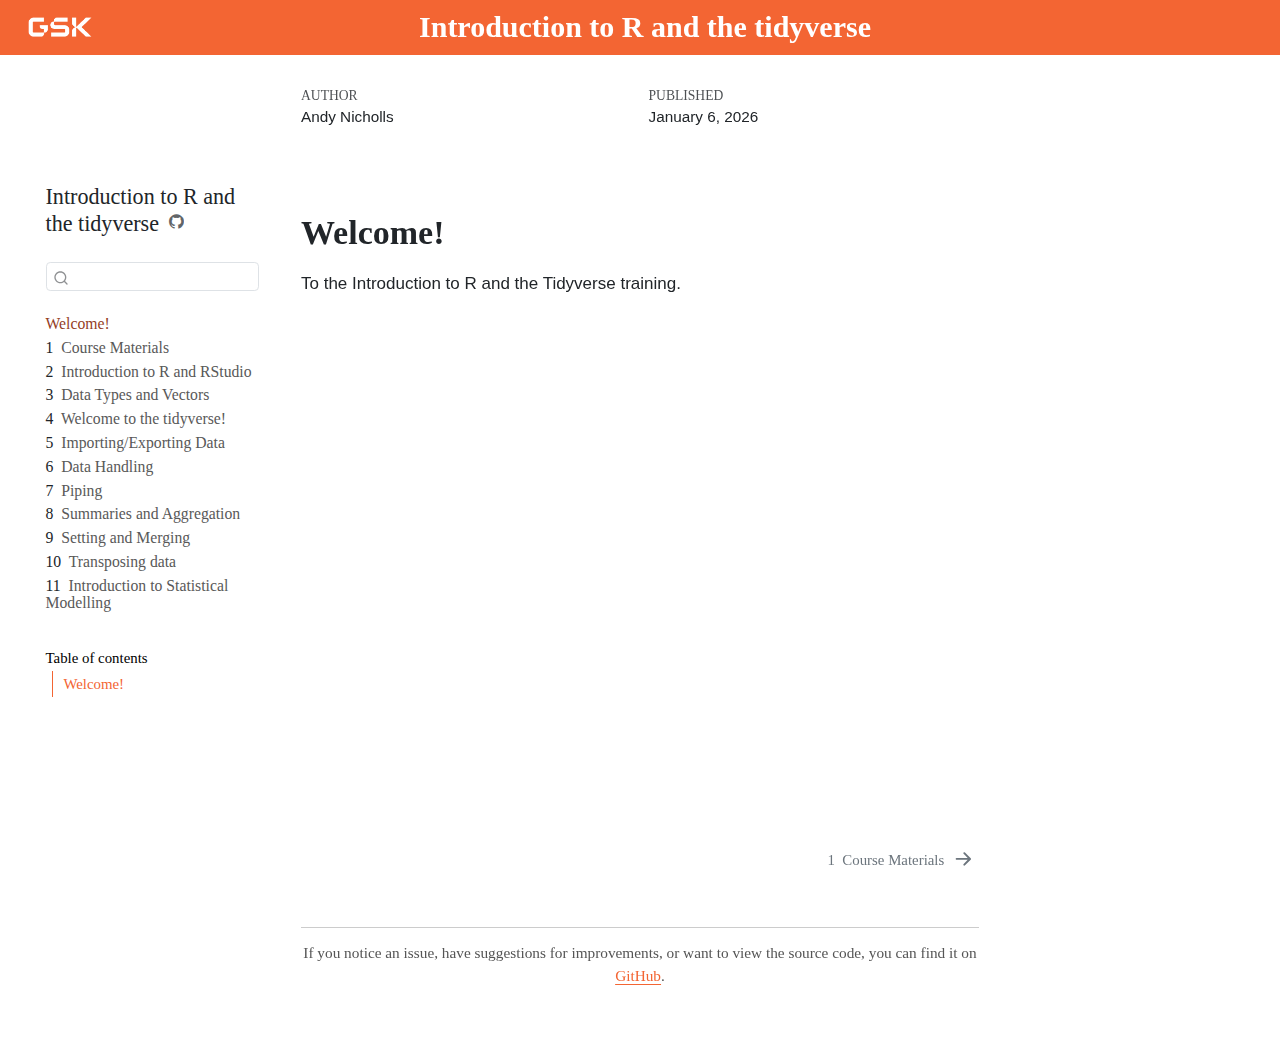
<file: index.html>
<!DOCTYPE html>
<html xmlns="http://www.w3.org/1999/xhtml" lang="en" xml:lang="en"><head>

<meta charset="utf-8">
<meta name="generator" content="quarto-1.8.26">

<meta name="viewport" content="width=device-width, initial-scale=1.0, user-scalable=yes">

<meta name="author" content="Andy Nicholls">
<meta name="dcterms.date" content="2026-01-06">

<title>Introduction to R and the tidyverse</title>
<style>
code{white-space: pre-wrap;}
span.smallcaps{font-variant: small-caps;}
div.columns{display: flex; gap: min(4vw, 1.5em);}
div.column{flex: auto; overflow-x: auto;}
div.hanging-indent{margin-left: 1.5em; text-indent: -1.5em;}
ul.task-list{list-style: none;}
ul.task-list li input[type="checkbox"] {
  width: 0.8em;
  margin: 0 0.8em 0.2em -1em; /* quarto-specific, see https://github.com/quarto-dev/quarto-cli/issues/4556 */ 
  vertical-align: middle;
}
</style>


<script src="site_libs/quarto-nav/quarto-nav.js"></script>
<script src="site_libs/quarto-nav/headroom.min.js"></script>
<script src="site_libs/clipboard/clipboard.min.js"></script>
<script src="site_libs/quarto-search/autocomplete.umd.js"></script>
<script src="site_libs/quarto-search/fuse.min.js"></script>
<script src="site_libs/quarto-search/quarto-search.js"></script>
<meta name="quarto:offset" content="./">
<link href="./01_materials_external.html" rel="next">
<script src="site_libs/quarto-html/quarto.js" type="module"></script>
<script src="site_libs/quarto-html/tabsets/tabsets.js" type="module"></script>
<script src="site_libs/quarto-html/axe/axe-check.js" type="module"></script>
<script src="site_libs/quarto-html/popper.min.js"></script>
<script src="site_libs/quarto-html/tippy.umd.min.js"></script>
<script src="site_libs/quarto-html/anchor.min.js"></script>
<link href="site_libs/quarto-html/tippy.css" rel="stylesheet">
<link href="site_libs/quarto-html/quarto-syntax-highlighting-587c61ba64f3a5504c4d52d930310e48.css" rel="stylesheet" id="quarto-text-highlighting-styles">
<script src="site_libs/bootstrap/bootstrap.min.js"></script>
<link href="site_libs/bootstrap/bootstrap-icons.css" rel="stylesheet">
<link href="site_libs/bootstrap/bootstrap-32bce8da1c2aa395c96c61ee6d875ccc.min.css" rel="stylesheet" append-hash="true" id="quarto-bootstrap" data-mode="light">
<script id="quarto-search-options" type="application/json">{
  "location": "sidebar",
  "copy-button": false,
  "collapse-after": 3,
  "panel-placement": "start",
  "type": "textbox",
  "limit": 50,
  "keyboard-shortcut": [
    "f",
    "/",
    "s"
  ],
  "show-item-context": false,
  "language": {
    "search-no-results-text": "No results",
    "search-matching-documents-text": "matching documents",
    "search-copy-link-title": "Copy link to search",
    "search-hide-matches-text": "Hide additional matches",
    "search-more-match-text": "more match in this document",
    "search-more-matches-text": "more matches in this document",
    "search-clear-button-title": "Clear",
    "search-text-placeholder": "",
    "search-detached-cancel-button-title": "Cancel",
    "search-submit-button-title": "Submit",
    "search-label": "Search"
  }
}</script>
<style>html{ scroll-behavior: smooth; }</style>


</head>

<body class="nav-sidebar floating quarto-light">

<div id="quarto-search-results"></div>
  <header id="quarto-header" class="headroom fixed-top quarto-banner">
  <nav class="quarto-secondary-nav">
    <div class="container-fluid d-flex">
      <button type="button" class="quarto-btn-toggle btn" data-bs-toggle="collapse" role="button" data-bs-target=".quarto-sidebar-collapse-item" aria-controls="quarto-sidebar" aria-expanded="false" aria-label="Toggle sidebar navigation" onclick="if (window.quartoToggleHeadroom) { window.quartoToggleHeadroom(); }">
        <i class="bi bi-layout-text-sidebar-reverse"></i>
      </button>
        <nav class="quarto-page-breadcrumbs" aria-label="breadcrumb"><ol class="breadcrumb"><li class="breadcrumb-item"><a href="./index.html">Welcome!</a></li></ol></nav>
        <a class="flex-grow-1" role="navigation" data-bs-toggle="collapse" data-bs-target=".quarto-sidebar-collapse-item" aria-controls="quarto-sidebar" aria-expanded="false" aria-label="Toggle sidebar navigation" onclick="if (window.quartoToggleHeadroom) { window.quartoToggleHeadroom(); }">      
        </a>
      <button type="button" class="btn quarto-search-button" aria-label="Search" onclick="window.quartoOpenSearch();">
        <i class="bi bi-search"></i>
      </button>
    </div>
  </nav>
</header>
<!-- content -->
<header id="title-block-header" class="quarto-title-block default toc-left page-columns page-full">
  <div class="quarto-title-banner page-columns page-full">
    <div class="quarto-title column-body">
      <h1 class="title">Introduction to R and the tidyverse</h1>
                      </div>
  </div>
    
  
  <div class="quarto-title-meta">

      <div>
      <div class="quarto-title-meta-heading">Author</div>
      <div class="quarto-title-meta-contents">
               <p>Andy Nicholls </p>
            </div>
    </div>
      
      <div>
      <div class="quarto-title-meta-heading">Published</div>
      <div class="quarto-title-meta-contents">
        <p class="date">January 6, 2026</p>
      </div>
    </div>
    
      
    </div>
    
  
  </header><div id="quarto-content" class="quarto-container page-columns page-rows-contents page-layout-article">
<!-- sidebar -->
  <nav id="quarto-sidebar" class="sidebar collapse collapse-horizontal quarto-sidebar-collapse-item sidebar-navigation floating overflow-auto">
    <div class="pt-lg-2 mt-2 text-left sidebar-header">
    <div class="sidebar-title mb-0 py-0">
      <a href="./">Introduction to R and the tidyverse</a> 
        <div class="sidebar-tools-main">
    <a href="https://github.com/GSK-Biostatistics/intro_to_r_and_the_tidyverse_training" title="Source Code" class="quarto-navigation-tool px-1" aria-label="Source Code"><i class="bi bi-github"></i></a>
</div>
    </div>
      </div>
        <div class="mt-2 flex-shrink-0 align-items-center">
        <div class="sidebar-search">
        <div id="quarto-search" class="" title="Search"></div>
        </div>
        </div>
    <div class="sidebar-menu-container"> 
    <ul class="list-unstyled mt-1">
        <li class="sidebar-item">
  <div class="sidebar-item-container"> 
  <a href="./index.html" class="sidebar-item-text sidebar-link active">
 <span class="menu-text">Welcome!</span></a>
  </div>
</li>
        <li class="sidebar-item">
  <div class="sidebar-item-container"> 
  <a href="./01_materials_external.html" class="sidebar-item-text sidebar-link">
 <span class="menu-text"><span class="chapter-number">1</span>&nbsp; <span class="chapter-title">Course Materials</span></span></a>
  </div>
</li>
        <li class="sidebar-item">
  <div class="sidebar-item-container"> 
  <a href="./02_r_rstudio.html" class="sidebar-item-text sidebar-link">
 <span class="menu-text"><span class="chapter-number">2</span>&nbsp; <span class="chapter-title">Introduction to R and RStudio</span></span></a>
  </div>
</li>
        <li class="sidebar-item">
  <div class="sidebar-item-container"> 
  <a href="./03_vectors.html" class="sidebar-item-text sidebar-link">
 <span class="menu-text"><span class="chapter-number">3</span>&nbsp; <span class="chapter-title">Data Types and Vectors</span></span></a>
  </div>
</li>
        <li class="sidebar-item">
  <div class="sidebar-item-container"> 
  <a href="./04_data_frames.html" class="sidebar-item-text sidebar-link">
 <span class="menu-text"><span class="chapter-number">4</span>&nbsp; <span class="chapter-title">Welcome to the tidyverse!</span></span></a>
  </div>
</li>
        <li class="sidebar-item">
  <div class="sidebar-item-container"> 
  <a href="./05_importing_and_exporting_data.html" class="sidebar-item-text sidebar-link">
 <span class="menu-text"><span class="chapter-number">5</span>&nbsp; <span class="chapter-title">Importing/Exporting Data</span></span></a>
  </div>
</li>
        <li class="sidebar-item">
  <div class="sidebar-item-container"> 
  <a href="./06_basic_data_processing.html" class="sidebar-item-text sidebar-link">
 <span class="menu-text"><span class="chapter-number">6</span>&nbsp; <span class="chapter-title">Data Handling</span></span></a>
  </div>
</li>
        <li class="sidebar-item">
  <div class="sidebar-item-container"> 
  <a href="./07_magrittr.html" class="sidebar-item-text sidebar-link">
 <span class="menu-text"><span class="chapter-number">7</span>&nbsp; <span class="chapter-title">Piping</span></span></a>
  </div>
</li>
        <li class="sidebar-item">
  <div class="sidebar-item-container"> 
  <a href="./08_summaries_aggregation.html" class="sidebar-item-text sidebar-link">
 <span class="menu-text"><span class="chapter-number">8</span>&nbsp; <span class="chapter-title">Summaries and Aggregation</span></span></a>
  </div>
</li>
        <li class="sidebar-item">
  <div class="sidebar-item-container"> 
  <a href="./09_setting_merging.html" class="sidebar-item-text sidebar-link">
 <span class="menu-text"><span class="chapter-number">9</span>&nbsp; <span class="chapter-title">Setting and Merging</span></span></a>
  </div>
</li>
        <li class="sidebar-item">
  <div class="sidebar-item-container"> 
  <a href="./10_transposing.html" class="sidebar-item-text sidebar-link">
 <span class="menu-text"><span class="chapter-number">10</span>&nbsp; <span class="chapter-title">Transposing data</span></span></a>
  </div>
</li>
        <li class="sidebar-item">
  <div class="sidebar-item-container"> 
  <a href="./11_statistical_modelling.html" class="sidebar-item-text sidebar-link">
 <span class="menu-text"><span class="chapter-number">11</span>&nbsp; <span class="chapter-title">Introduction to Statistical Modelling</span></span></a>
  </div>
</li>
    </ul>
    </div>
    <nav id="TOC" role="doc-toc" class="toc-active">
    <h2 id="toc-title">Table of contents</h2>
   
  <ul>
  <li><a href="#welcome" id="toc-welcome" class="nav-link active" data-scroll-target="#welcome">Welcome!</a></li>
  </ul>
<div class="toc-actions"><ul></ul></div></nav>
</nav>
<div id="quarto-sidebar-glass" class="quarto-sidebar-collapse-item" data-bs-toggle="collapse" data-bs-target=".quarto-sidebar-collapse-item"></div>
<!-- margin-sidebar -->
    <div id="quarto-margin-sidebar" class="sidebar margin-sidebar zindex-bottom">
    </div>
<!-- main -->
<main class="content quarto-banner-title-block" id="quarto-document-content">





<section id="welcome" class="level1 unnumbered">
<h1 class="unnumbered">Welcome!</h1>
<p>To the Introduction to R and the Tidyverse training.</p>


</section>

</main> <!-- /main -->
<div class="global-footnote">
If you notice an issue, have suggestions for improvements, or want to view the source code, you can find it on <a href="https://github.com/GSK-Biostatistics/intro_to_r_and_the_tidyverse_training" target="_blank">GitHub</a>.
</div>
<script id="quarto-html-after-body" type="application/javascript">
  window.document.addEventListener("DOMContentLoaded", function (event) {
    const icon = "";
    const anchorJS = new window.AnchorJS();
    anchorJS.options = {
      placement: 'right',
      icon: icon
    };
    anchorJS.add('.anchored');
    const isCodeAnnotation = (el) => {
      for (const clz of el.classList) {
        if (clz.startsWith('code-annotation-')) {                     
          return true;
        }
      }
      return false;
    }
    const onCopySuccess = function(e) {
      // button target
      const button = e.trigger;
      // don't keep focus
      button.blur();
      // flash "checked"
      button.classList.add('code-copy-button-checked');
      var currentTitle = button.getAttribute("title");
      button.setAttribute("title", "Copied!");
      let tooltip;
      if (window.bootstrap) {
        button.setAttribute("data-bs-toggle", "tooltip");
        button.setAttribute("data-bs-placement", "left");
        button.setAttribute("data-bs-title", "Copied!");
        tooltip = new bootstrap.Tooltip(button, 
          { trigger: "manual", 
            customClass: "code-copy-button-tooltip",
            offset: [0, -8]});
        tooltip.show();    
      }
      setTimeout(function() {
        if (tooltip) {
          tooltip.hide();
          button.removeAttribute("data-bs-title");
          button.removeAttribute("data-bs-toggle");
          button.removeAttribute("data-bs-placement");
        }
        button.setAttribute("title", currentTitle);
        button.classList.remove('code-copy-button-checked');
      }, 1000);
      // clear code selection
      e.clearSelection();
    }
    const getTextToCopy = function(trigger) {
      const outerScaffold = trigger.parentElement.cloneNode(true);
      const codeEl = outerScaffold.querySelector('code');
      for (const childEl of codeEl.children) {
        if (isCodeAnnotation(childEl)) {
          childEl.remove();
        }
      }
      return codeEl.innerText;
    }
    const clipboard = new window.ClipboardJS('.code-copy-button:not([data-in-quarto-modal])', {
      text: getTextToCopy
    });
    clipboard.on('success', onCopySuccess);
    if (window.document.getElementById('quarto-embedded-source-code-modal')) {
      const clipboardModal = new window.ClipboardJS('.code-copy-button[data-in-quarto-modal]', {
        text: getTextToCopy,
        container: window.document.getElementById('quarto-embedded-source-code-modal')
      });
      clipboardModal.on('success', onCopySuccess);
    }
      var localhostRegex = new RegExp(/^(?:http|https):\/\/localhost\:?[0-9]*\//);
      var mailtoRegex = new RegExp(/^mailto:/);
        var filterRegex = new RegExp('/' + window.location.host + '/');
      var isInternal = (href) => {
          return filterRegex.test(href) || localhostRegex.test(href) || mailtoRegex.test(href);
      }
      // Inspect non-navigation links and adorn them if external
     var links = window.document.querySelectorAll('a[href]:not(.nav-link):not(.navbar-brand):not(.toc-action):not(.sidebar-link):not(.sidebar-item-toggle):not(.pagination-link):not(.no-external):not([aria-hidden]):not(.dropdown-item):not(.quarto-navigation-tool):not(.about-link)');
      for (var i=0; i<links.length; i++) {
        const link = links[i];
        if (!isInternal(link.href)) {
          // undo the damage that might have been done by quarto-nav.js in the case of
          // links that we want to consider external
          if (link.dataset.originalHref !== undefined) {
            link.href = link.dataset.originalHref;
          }
        }
      }
    function tippyHover(el, contentFn, onTriggerFn, onUntriggerFn) {
      const config = {
        allowHTML: true,
        maxWidth: 500,
        delay: 100,
        arrow: false,
        appendTo: function(el) {
            return el.parentElement;
        },
        interactive: true,
        interactiveBorder: 10,
        theme: 'quarto',
        placement: 'bottom-start',
      };
      if (contentFn) {
        config.content = contentFn;
      }
      if (onTriggerFn) {
        config.onTrigger = onTriggerFn;
      }
      if (onUntriggerFn) {
        config.onUntrigger = onUntriggerFn;
      }
      window.tippy(el, config); 
    }
    const noterefs = window.document.querySelectorAll('a[role="doc-noteref"]');
    for (var i=0; i<noterefs.length; i++) {
      const ref = noterefs[i];
      tippyHover(ref, function() {
        // use id or data attribute instead here
        let href = ref.getAttribute('data-footnote-href') || ref.getAttribute('href');
        try { href = new URL(href).hash; } catch {}
        const id = href.replace(/^#\/?/, "");
        const note = window.document.getElementById(id);
        if (note) {
          return note.innerHTML;
        } else {
          return "";
        }
      });
    }
    const xrefs = window.document.querySelectorAll('a.quarto-xref');
    const processXRef = (id, note) => {
      // Strip column container classes
      const stripColumnClz = (el) => {
        el.classList.remove("page-full", "page-columns");
        if (el.children) {
          for (const child of el.children) {
            stripColumnClz(child);
          }
        }
      }
      stripColumnClz(note)
      if (id === null || id.startsWith('sec-')) {
        // Special case sections, only their first couple elements
        const container = document.createElement("div");
        if (note.children && note.children.length > 2) {
          container.appendChild(note.children[0].cloneNode(true));
          for (let i = 1; i < note.children.length; i++) {
            const child = note.children[i];
            if (child.tagName === "P" && child.innerText === "") {
              continue;
            } else {
              container.appendChild(child.cloneNode(true));
              break;
            }
          }
          if (window.Quarto?.typesetMath) {
            window.Quarto.typesetMath(container);
          }
          return container.innerHTML
        } else {
          if (window.Quarto?.typesetMath) {
            window.Quarto.typesetMath(note);
          }
          return note.innerHTML;
        }
      } else {
        // Remove any anchor links if they are present
        const anchorLink = note.querySelector('a.anchorjs-link');
        if (anchorLink) {
          anchorLink.remove();
        }
        if (window.Quarto?.typesetMath) {
          window.Quarto.typesetMath(note);
        }
        if (note.classList.contains("callout")) {
          return note.outerHTML;
        } else {
          return note.innerHTML;
        }
      }
    }
    for (var i=0; i<xrefs.length; i++) {
      const xref = xrefs[i];
      tippyHover(xref, undefined, function(instance) {
        instance.disable();
        let url = xref.getAttribute('href');
        let hash = undefined; 
        if (url.startsWith('#')) {
          hash = url;
        } else {
          try { hash = new URL(url).hash; } catch {}
        }
        if (hash) {
          const id = hash.replace(/^#\/?/, "");
          const note = window.document.getElementById(id);
          if (note !== null) {
            try {
              const html = processXRef(id, note.cloneNode(true));
              instance.setContent(html);
            } finally {
              instance.enable();
              instance.show();
            }
          } else {
            // See if we can fetch this
            fetch(url.split('#')[0])
            .then(res => res.text())
            .then(html => {
              const parser = new DOMParser();
              const htmlDoc = parser.parseFromString(html, "text/html");
              const note = htmlDoc.getElementById(id);
              if (note !== null) {
                const html = processXRef(id, note);
                instance.setContent(html);
              } 
            }).finally(() => {
              instance.enable();
              instance.show();
            });
          }
        } else {
          // See if we can fetch a full url (with no hash to target)
          // This is a special case and we should probably do some content thinning / targeting
          fetch(url)
          .then(res => res.text())
          .then(html => {
            const parser = new DOMParser();
            const htmlDoc = parser.parseFromString(html, "text/html");
            const note = htmlDoc.querySelector('main.content');
            if (note !== null) {
              // This should only happen for chapter cross references
              // (since there is no id in the URL)
              // remove the first header
              if (note.children.length > 0 && note.children[0].tagName === "HEADER") {
                note.children[0].remove();
              }
              const html = processXRef(null, note);
              instance.setContent(html);
            } 
          }).finally(() => {
            instance.enable();
            instance.show();
          });
        }
      }, function(instance) {
      });
    }
        let selectedAnnoteEl;
        const selectorForAnnotation = ( cell, annotation) => {
          let cellAttr = 'data-code-cell="' + cell + '"';
          let lineAttr = 'data-code-annotation="' +  annotation + '"';
          const selector = 'span[' + cellAttr + '][' + lineAttr + ']';
          return selector;
        }
        const selectCodeLines = (annoteEl) => {
          const doc = window.document;
          const targetCell = annoteEl.getAttribute("data-target-cell");
          const targetAnnotation = annoteEl.getAttribute("data-target-annotation");
          const annoteSpan = window.document.querySelector(selectorForAnnotation(targetCell, targetAnnotation));
          const lines = annoteSpan.getAttribute("data-code-lines").split(",");
          const lineIds = lines.map((line) => {
            return targetCell + "-" + line;
          })
          let top = null;
          let height = null;
          let parent = null;
          if (lineIds.length > 0) {
              //compute the position of the single el (top and bottom and make a div)
              const el = window.document.getElementById(lineIds[0]);
              top = el.offsetTop;
              height = el.offsetHeight;
              parent = el.parentElement.parentElement;
            if (lineIds.length > 1) {
              const lastEl = window.document.getElementById(lineIds[lineIds.length - 1]);
              const bottom = lastEl.offsetTop + lastEl.offsetHeight;
              height = bottom - top;
            }
            if (top !== null && height !== null && parent !== null) {
              // cook up a div (if necessary) and position it 
              let div = window.document.getElementById("code-annotation-line-highlight");
              if (div === null) {
                div = window.document.createElement("div");
                div.setAttribute("id", "code-annotation-line-highlight");
                div.style.position = 'absolute';
                parent.appendChild(div);
              }
              div.style.top = top - 2 + "px";
              div.style.height = height + 4 + "px";
              div.style.left = 0;
              let gutterDiv = window.document.getElementById("code-annotation-line-highlight-gutter");
              if (gutterDiv === null) {
                gutterDiv = window.document.createElement("div");
                gutterDiv.setAttribute("id", "code-annotation-line-highlight-gutter");
                gutterDiv.style.position = 'absolute';
                const codeCell = window.document.getElementById(targetCell);
                const gutter = codeCell.querySelector('.code-annotation-gutter');
                gutter.appendChild(gutterDiv);
              }
              gutterDiv.style.top = top - 2 + "px";
              gutterDiv.style.height = height + 4 + "px";
            }
            selectedAnnoteEl = annoteEl;
          }
        };
        const unselectCodeLines = () => {
          const elementsIds = ["code-annotation-line-highlight", "code-annotation-line-highlight-gutter"];
          elementsIds.forEach((elId) => {
            const div = window.document.getElementById(elId);
            if (div) {
              div.remove();
            }
          });
          selectedAnnoteEl = undefined;
        };
          // Handle positioning of the toggle
      window.addEventListener(
        "resize",
        throttle(() => {
          elRect = undefined;
          if (selectedAnnoteEl) {
            selectCodeLines(selectedAnnoteEl);
          }
        }, 10)
      );
      function throttle(fn, ms) {
      let throttle = false;
      let timer;
        return (...args) => {
          if(!throttle) { // first call gets through
              fn.apply(this, args);
              throttle = true;
          } else { // all the others get throttled
              if(timer) clearTimeout(timer); // cancel #2
              timer = setTimeout(() => {
                fn.apply(this, args);
                timer = throttle = false;
              }, ms);
          }
        };
      }
        // Attach click handler to the DT
        const annoteDls = window.document.querySelectorAll('dt[data-target-cell]');
        for (const annoteDlNode of annoteDls) {
          annoteDlNode.addEventListener('click', (event) => {
            const clickedEl = event.target;
            if (clickedEl !== selectedAnnoteEl) {
              unselectCodeLines();
              const activeEl = window.document.querySelector('dt[data-target-cell].code-annotation-active');
              if (activeEl) {
                activeEl.classList.remove('code-annotation-active');
              }
              selectCodeLines(clickedEl);
              clickedEl.classList.add('code-annotation-active');
            } else {
              // Unselect the line
              unselectCodeLines();
              clickedEl.classList.remove('code-annotation-active');
            }
          });
        }
    const findCites = (el) => {
      const parentEl = el.parentElement;
      if (parentEl) {
        const cites = parentEl.dataset.cites;
        if (cites) {
          return {
            el,
            cites: cites.split(' ')
          };
        } else {
          return findCites(el.parentElement)
        }
      } else {
        return undefined;
      }
    };
    var bibliorefs = window.document.querySelectorAll('a[role="doc-biblioref"]');
    for (var i=0; i<bibliorefs.length; i++) {
      const ref = bibliorefs[i];
      const citeInfo = findCites(ref);
      if (citeInfo) {
        tippyHover(citeInfo.el, function() {
          var popup = window.document.createElement('div');
          citeInfo.cites.forEach(function(cite) {
            var citeDiv = window.document.createElement('div');
            citeDiv.classList.add('hanging-indent');
            citeDiv.classList.add('csl-entry');
            var biblioDiv = window.document.getElementById('ref-' + cite);
            if (biblioDiv) {
              citeDiv.innerHTML = biblioDiv.innerHTML;
            }
            popup.appendChild(citeDiv);
          });
          return popup.innerHTML;
        });
      }
    }
  });
  </script>
<nav class="page-navigation">
  <div class="nav-page nav-page-previous">
  </div>
  <div class="nav-page nav-page-next">
      <a href="./01_materials_external.html" class="pagination-link" aria-label="Course Materials">
        <span class="nav-page-text"><span class="chapter-number">1</span>&nbsp; <span class="chapter-title">Course Materials</span></span> <i class="bi bi-arrow-right-short"></i>
      </a>
  </div>
</nav>
</div> <!-- /content -->




<footer class="footer"><div class="nav-footer"><div class="nav-footer-center"><div class="toc-actions d-sm-block d-md-none"><ul></ul></div></div></div></footer><script src="site_libs/quarto-html/zenscroll-min.js"></script>
</body></html>
</file>
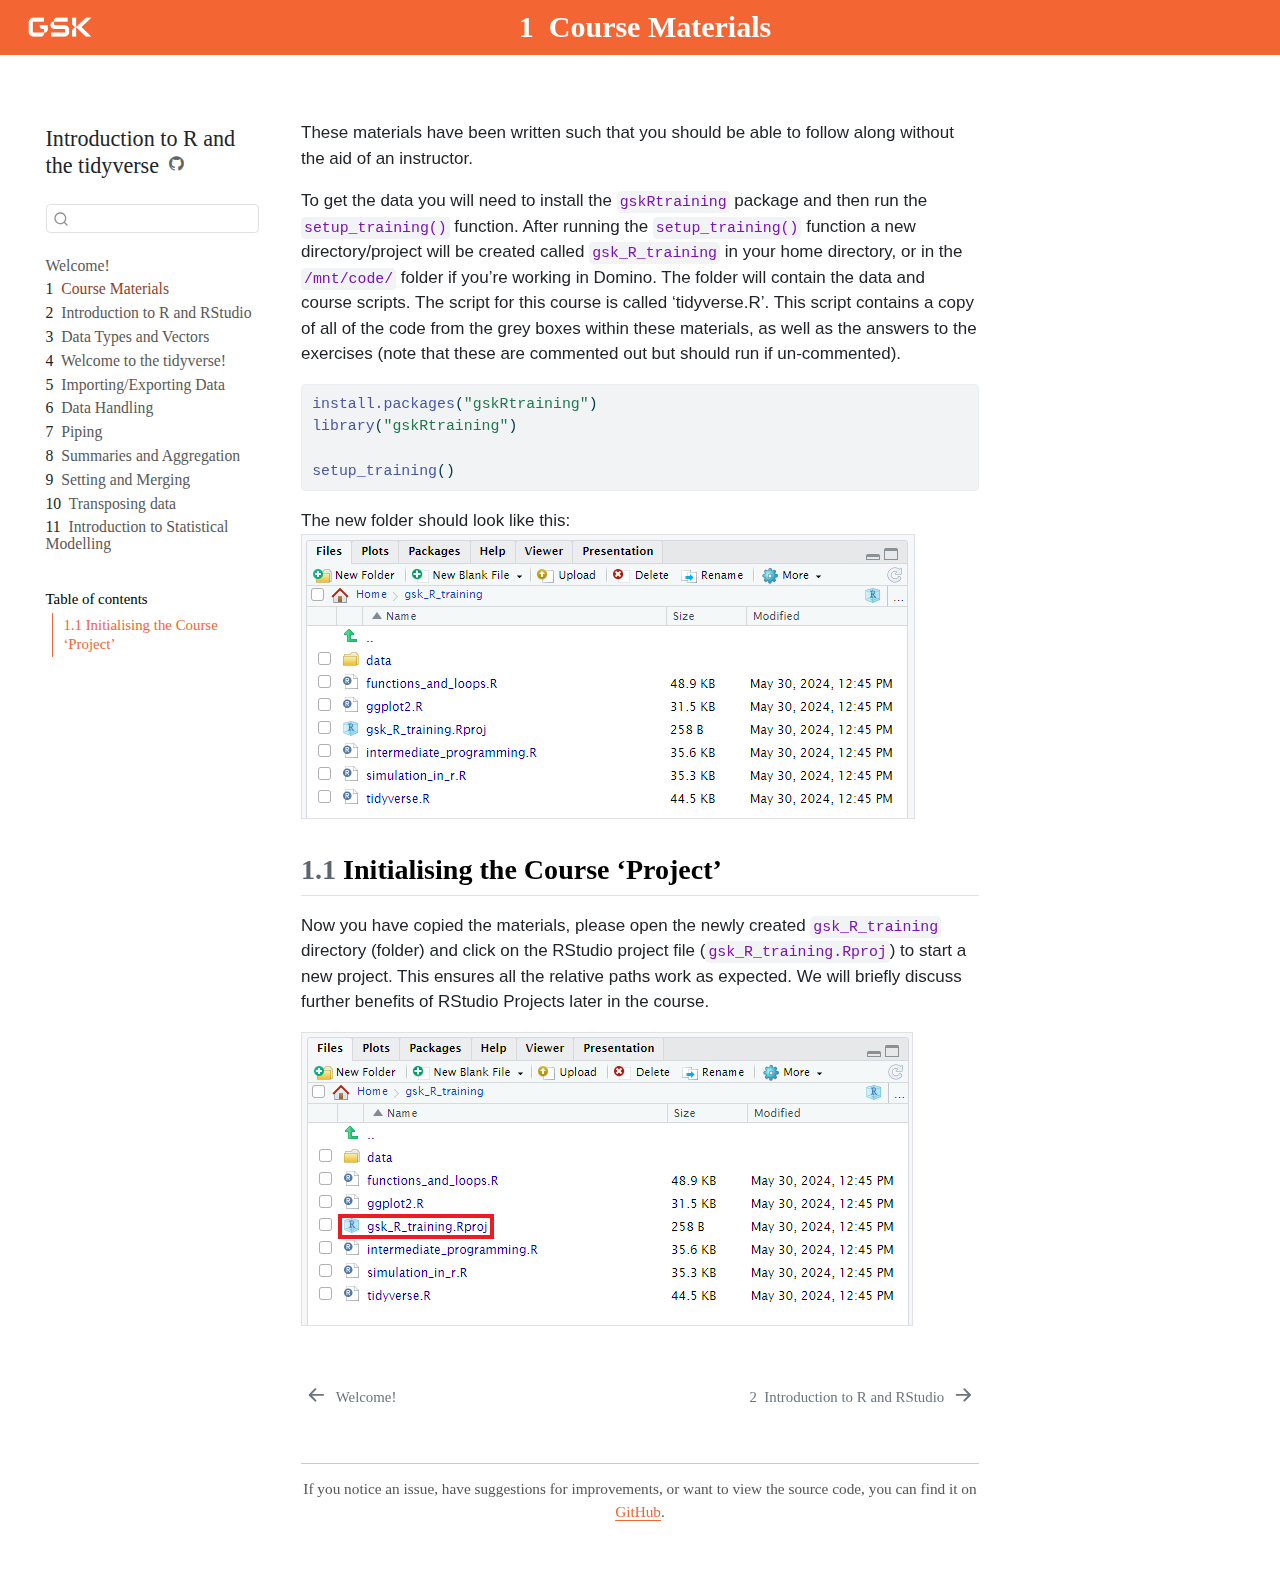
<file: 01_materials_external.html>
<!DOCTYPE html>
<html xmlns="http://www.w3.org/1999/xhtml" lang="en" xml:lang="en"><head>

<meta charset="utf-8">
<meta name="generator" content="quarto-1.8.26">

<meta name="viewport" content="width=device-width, initial-scale=1.0, user-scalable=yes">


<title>1&nbsp; Course Materials – Introduction to R and the tidyverse</title>
<style>
code{white-space: pre-wrap;}
span.smallcaps{font-variant: small-caps;}
div.columns{display: flex; gap: min(4vw, 1.5em);}
div.column{flex: auto; overflow-x: auto;}
div.hanging-indent{margin-left: 1.5em; text-indent: -1.5em;}
ul.task-list{list-style: none;}
ul.task-list li input[type="checkbox"] {
  width: 0.8em;
  margin: 0 0.8em 0.2em -1em; /* quarto-specific, see https://github.com/quarto-dev/quarto-cli/issues/4556 */ 
  vertical-align: middle;
}
/* CSS for syntax highlighting */
html { -webkit-text-size-adjust: 100%; }
pre > code.sourceCode { white-space: pre; position: relative; }
pre > code.sourceCode > span { display: inline-block; line-height: 1.25; }
pre > code.sourceCode > span:empty { height: 1.2em; }
.sourceCode { overflow: visible; }
code.sourceCode > span { color: inherit; text-decoration: inherit; }
div.sourceCode { margin: 1em 0; }
pre.sourceCode { margin: 0; }
@media screen {
div.sourceCode { overflow: auto; }
}
@media print {
pre > code.sourceCode { white-space: pre-wrap; }
pre > code.sourceCode > span { text-indent: -5em; padding-left: 5em; }
}
pre.numberSource code
  { counter-reset: source-line 0; }
pre.numberSource code > span
  { position: relative; left: -4em; counter-increment: source-line; }
pre.numberSource code > span > a:first-child::before
  { content: counter(source-line);
    position: relative; left: -1em; text-align: right; vertical-align: baseline;
    border: none; display: inline-block;
    -webkit-touch-callout: none; -webkit-user-select: none;
    -khtml-user-select: none; -moz-user-select: none;
    -ms-user-select: none; user-select: none;
    padding: 0 4px; width: 4em;
  }
pre.numberSource { margin-left: 3em;  padding-left: 4px; }
div.sourceCode
  {   }
@media screen {
pre > code.sourceCode > span > a:first-child::before { text-decoration: underline; }
}
</style>


<script src="site_libs/quarto-nav/quarto-nav.js"></script>
<script src="site_libs/quarto-nav/headroom.min.js"></script>
<script src="site_libs/clipboard/clipboard.min.js"></script>
<script src="site_libs/quarto-search/autocomplete.umd.js"></script>
<script src="site_libs/quarto-search/fuse.min.js"></script>
<script src="site_libs/quarto-search/quarto-search.js"></script>
<meta name="quarto:offset" content="./">
<link href="./02_r_rstudio.html" rel="next">
<link href="./index.html" rel="prev">
<script src="site_libs/quarto-html/quarto.js" type="module"></script>
<script src="site_libs/quarto-html/tabsets/tabsets.js" type="module"></script>
<script src="site_libs/quarto-html/axe/axe-check.js" type="module"></script>
<script src="site_libs/quarto-html/popper.min.js"></script>
<script src="site_libs/quarto-html/tippy.umd.min.js"></script>
<script src="site_libs/quarto-html/anchor.min.js"></script>
<link href="site_libs/quarto-html/tippy.css" rel="stylesheet">
<link href="site_libs/quarto-html/quarto-syntax-highlighting-587c61ba64f3a5504c4d52d930310e48.css" rel="stylesheet" id="quarto-text-highlighting-styles">
<script src="site_libs/bootstrap/bootstrap.min.js"></script>
<link href="site_libs/bootstrap/bootstrap-icons.css" rel="stylesheet">
<link href="site_libs/bootstrap/bootstrap-32bce8da1c2aa395c96c61ee6d875ccc.min.css" rel="stylesheet" append-hash="true" id="quarto-bootstrap" data-mode="light">
<script id="quarto-search-options" type="application/json">{
  "location": "sidebar",
  "copy-button": false,
  "collapse-after": 3,
  "panel-placement": "start",
  "type": "textbox",
  "limit": 50,
  "keyboard-shortcut": [
    "f",
    "/",
    "s"
  ],
  "show-item-context": false,
  "language": {
    "search-no-results-text": "No results",
    "search-matching-documents-text": "matching documents",
    "search-copy-link-title": "Copy link to search",
    "search-hide-matches-text": "Hide additional matches",
    "search-more-match-text": "more match in this document",
    "search-more-matches-text": "more matches in this document",
    "search-clear-button-title": "Clear",
    "search-text-placeholder": "",
    "search-detached-cancel-button-title": "Cancel",
    "search-submit-button-title": "Submit",
    "search-label": "Search"
  }
}</script>
<style>html{ scroll-behavior: smooth; }</style>


</head>

<body class="nav-sidebar floating quarto-light">

<div id="quarto-search-results"></div>
  <header id="quarto-header" class="headroom fixed-top quarto-banner">
  <nav class="quarto-secondary-nav">
    <div class="container-fluid d-flex">
      <button type="button" class="quarto-btn-toggle btn" data-bs-toggle="collapse" role="button" data-bs-target=".quarto-sidebar-collapse-item" aria-controls="quarto-sidebar" aria-expanded="false" aria-label="Toggle sidebar navigation" onclick="if (window.quartoToggleHeadroom) { window.quartoToggleHeadroom(); }">
        <i class="bi bi-layout-text-sidebar-reverse"></i>
      </button>
        <nav class="quarto-page-breadcrumbs" aria-label="breadcrumb"><ol class="breadcrumb"><li class="breadcrumb-item"><a href="./01_materials_external.html"><span class="chapter-number">1</span>&nbsp; <span class="chapter-title">Course Materials</span></a></li></ol></nav>
        <a class="flex-grow-1" role="navigation" data-bs-toggle="collapse" data-bs-target=".quarto-sidebar-collapse-item" aria-controls="quarto-sidebar" aria-expanded="false" aria-label="Toggle sidebar navigation" onclick="if (window.quartoToggleHeadroom) { window.quartoToggleHeadroom(); }">      
        </a>
      <button type="button" class="btn quarto-search-button" aria-label="Search" onclick="window.quartoOpenSearch();">
        <i class="bi bi-search"></i>
      </button>
    </div>
  </nav>
</header>
<!-- content -->
<header id="title-block-header" class="quarto-title-block default toc-left page-columns page-full">
  <div class="quarto-title-banner page-columns page-full">
    <div class="quarto-title column-body">
      <h1 class="title"><span class="chapter-number">1</span>&nbsp; <span class="chapter-title">Course Materials</span></h1>
                      </div>
  </div>
    
  
  <div class="quarto-title-meta">

      
    
      
    </div>
    
  
  </header><div id="quarto-content" class="quarto-container page-columns page-rows-contents page-layout-article">
<!-- sidebar -->
  <nav id="quarto-sidebar" class="sidebar collapse collapse-horizontal quarto-sidebar-collapse-item sidebar-navigation floating overflow-auto">
    <div class="pt-lg-2 mt-2 text-left sidebar-header">
    <div class="sidebar-title mb-0 py-0">
      <a href="./">Introduction to R and the tidyverse</a> 
        <div class="sidebar-tools-main">
    <a href="https://github.com/GSK-Biostatistics/intro_to_r_and_the_tidyverse_training" title="Source Code" class="quarto-navigation-tool px-1" aria-label="Source Code"><i class="bi bi-github"></i></a>
</div>
    </div>
      </div>
        <div class="mt-2 flex-shrink-0 align-items-center">
        <div class="sidebar-search">
        <div id="quarto-search" class="" title="Search"></div>
        </div>
        </div>
    <div class="sidebar-menu-container"> 
    <ul class="list-unstyled mt-1">
        <li class="sidebar-item">
  <div class="sidebar-item-container"> 
  <a href="./index.html" class="sidebar-item-text sidebar-link">
 <span class="menu-text">Welcome!</span></a>
  </div>
</li>
        <li class="sidebar-item">
  <div class="sidebar-item-container"> 
  <a href="./01_materials_external.html" class="sidebar-item-text sidebar-link active">
 <span class="menu-text"><span class="chapter-number">1</span>&nbsp; <span class="chapter-title">Course Materials</span></span></a>
  </div>
</li>
        <li class="sidebar-item">
  <div class="sidebar-item-container"> 
  <a href="./02_r_rstudio.html" class="sidebar-item-text sidebar-link">
 <span class="menu-text"><span class="chapter-number">2</span>&nbsp; <span class="chapter-title">Introduction to R and RStudio</span></span></a>
  </div>
</li>
        <li class="sidebar-item">
  <div class="sidebar-item-container"> 
  <a href="./03_vectors.html" class="sidebar-item-text sidebar-link">
 <span class="menu-text"><span class="chapter-number">3</span>&nbsp; <span class="chapter-title">Data Types and Vectors</span></span></a>
  </div>
</li>
        <li class="sidebar-item">
  <div class="sidebar-item-container"> 
  <a href="./04_data_frames.html" class="sidebar-item-text sidebar-link">
 <span class="menu-text"><span class="chapter-number">4</span>&nbsp; <span class="chapter-title">Welcome to the tidyverse!</span></span></a>
  </div>
</li>
        <li class="sidebar-item">
  <div class="sidebar-item-container"> 
  <a href="./05_importing_and_exporting_data.html" class="sidebar-item-text sidebar-link">
 <span class="menu-text"><span class="chapter-number">5</span>&nbsp; <span class="chapter-title">Importing/Exporting Data</span></span></a>
  </div>
</li>
        <li class="sidebar-item">
  <div class="sidebar-item-container"> 
  <a href="./06_basic_data_processing.html" class="sidebar-item-text sidebar-link">
 <span class="menu-text"><span class="chapter-number">6</span>&nbsp; <span class="chapter-title">Data Handling</span></span></a>
  </div>
</li>
        <li class="sidebar-item">
  <div class="sidebar-item-container"> 
  <a href="./07_magrittr.html" class="sidebar-item-text sidebar-link">
 <span class="menu-text"><span class="chapter-number">7</span>&nbsp; <span class="chapter-title">Piping</span></span></a>
  </div>
</li>
        <li class="sidebar-item">
  <div class="sidebar-item-container"> 
  <a href="./08_summaries_aggregation.html" class="sidebar-item-text sidebar-link">
 <span class="menu-text"><span class="chapter-number">8</span>&nbsp; <span class="chapter-title">Summaries and Aggregation</span></span></a>
  </div>
</li>
        <li class="sidebar-item">
  <div class="sidebar-item-container"> 
  <a href="./09_setting_merging.html" class="sidebar-item-text sidebar-link">
 <span class="menu-text"><span class="chapter-number">9</span>&nbsp; <span class="chapter-title">Setting and Merging</span></span></a>
  </div>
</li>
        <li class="sidebar-item">
  <div class="sidebar-item-container"> 
  <a href="./10_transposing.html" class="sidebar-item-text sidebar-link">
 <span class="menu-text"><span class="chapter-number">10</span>&nbsp; <span class="chapter-title">Transposing data</span></span></a>
  </div>
</li>
        <li class="sidebar-item">
  <div class="sidebar-item-container"> 
  <a href="./11_statistical_modelling.html" class="sidebar-item-text sidebar-link">
 <span class="menu-text"><span class="chapter-number">11</span>&nbsp; <span class="chapter-title">Introduction to Statistical Modelling</span></span></a>
  </div>
</li>
    </ul>
    </div>
    <nav id="TOC" role="doc-toc" class="toc-active">
    <h2 id="toc-title">Table of contents</h2>
   
  <ul>
  <li><a href="#initialising-the-course-project" id="toc-initialising-the-course-project" class="nav-link active" data-scroll-target="#initialising-the-course-project"><span class="header-section-number">1.1</span> Initialising the Course ‘Project’</a></li>
  </ul>
<div class="toc-actions"><ul></ul></div></nav>
</nav>
<div id="quarto-sidebar-glass" class="quarto-sidebar-collapse-item" data-bs-toggle="collapse" data-bs-target=".quarto-sidebar-collapse-item"></div>
<!-- margin-sidebar -->
    <div id="quarto-margin-sidebar" class="sidebar margin-sidebar zindex-bottom">
    </div>
<!-- main -->
<main class="content quarto-banner-title-block" id="quarto-document-content">





<p>These materials have been written such that you should be able to follow along without the aid of an instructor.</p>
<p>To get the data you will need to install the <code>gskRtraining</code> package and then run the <code>setup_training()</code> function. After running the <code>setup_training()</code> function a new directory/project will be created called <code>gsk_R_training</code> in your home directory, or in the <code>/mnt/code/</code> folder if you’re working in Domino. The folder will contain the data and course scripts. The script for this course is called ‘tidyverse.R’. This script contains a copy of all of the code from the grey boxes within these materials, as well as the answers to the exercises (note that these are commented out but should run if un-commented).</p>
<div class="cell">
<div class="code-copy-outer-scaffold"><div class="sourceCode cell-code" id="cb1"><pre class="sourceCode r code-with-copy"><code class="sourceCode r"><span id="cb1-1"><a href="#cb1-1" aria-hidden="true" tabindex="-1"></a><span class="fu">install.packages</span>(<span class="st">"gskRtraining"</span>)</span>
<span id="cb1-2"><a href="#cb1-2" aria-hidden="true" tabindex="-1"></a><span class="fu">library</span>(<span class="st">"gskRtraining"</span>)</span>
<span id="cb1-3"><a href="#cb1-3" aria-hidden="true" tabindex="-1"></a></span>
<span id="cb1-4"><a href="#cb1-4" aria-hidden="true" tabindex="-1"></a><span class="fu">setup_training</span>()</span></code></pre></div><button title="Copy to Clipboard" class="code-copy-button"><i class="bi"></i></button></div>
</div>
<p>The new folder should look like this: <img src="./img/new_course_data.PNG" class="border"></p>
<section id="initialising-the-course-project" class="level2" data-number="1.1">
<h2 data-number="1.1" class="anchored" data-anchor-id="initialising-the-course-project"><span class="header-section-number">1.1</span> Initialising the Course ‘Project’</h2>
<p>Now you have copied the materials, please open the newly created <code>gsk_R_training</code> directory (folder) and click on the RStudio project file (<code>gsk_R_training.Rproj</code>) to start a new project. This ensures all the relative paths work as expected. We will briefly discuss further benefits of RStudio Projects later in the course.</p>
<p><img src="./img/open_proj.png" class="border"></p>


</section>

</main> <!-- /main -->
<div class="global-footnote">
If you notice an issue, have suggestions for improvements, or want to view the source code, you can find it on <a href="https://github.com/GSK-Biostatistics/intro_to_r_and_the_tidyverse_training" target="_blank">GitHub</a>.
</div>
<script id="quarto-html-after-body" type="application/javascript">
  window.document.addEventListener("DOMContentLoaded", function (event) {
    const icon = "";
    const anchorJS = new window.AnchorJS();
    anchorJS.options = {
      placement: 'right',
      icon: icon
    };
    anchorJS.add('.anchored');
    const isCodeAnnotation = (el) => {
      for (const clz of el.classList) {
        if (clz.startsWith('code-annotation-')) {                     
          return true;
        }
      }
      return false;
    }
    const onCopySuccess = function(e) {
      // button target
      const button = e.trigger;
      // don't keep focus
      button.blur();
      // flash "checked"
      button.classList.add('code-copy-button-checked');
      var currentTitle = button.getAttribute("title");
      button.setAttribute("title", "Copied!");
      let tooltip;
      if (window.bootstrap) {
        button.setAttribute("data-bs-toggle", "tooltip");
        button.setAttribute("data-bs-placement", "left");
        button.setAttribute("data-bs-title", "Copied!");
        tooltip = new bootstrap.Tooltip(button, 
          { trigger: "manual", 
            customClass: "code-copy-button-tooltip",
            offset: [0, -8]});
        tooltip.show();    
      }
      setTimeout(function() {
        if (tooltip) {
          tooltip.hide();
          button.removeAttribute("data-bs-title");
          button.removeAttribute("data-bs-toggle");
          button.removeAttribute("data-bs-placement");
        }
        button.setAttribute("title", currentTitle);
        button.classList.remove('code-copy-button-checked');
      }, 1000);
      // clear code selection
      e.clearSelection();
    }
    const getTextToCopy = function(trigger) {
      const outerScaffold = trigger.parentElement.cloneNode(true);
      const codeEl = outerScaffold.querySelector('code');
      for (const childEl of codeEl.children) {
        if (isCodeAnnotation(childEl)) {
          childEl.remove();
        }
      }
      return codeEl.innerText;
    }
    const clipboard = new window.ClipboardJS('.code-copy-button:not([data-in-quarto-modal])', {
      text: getTextToCopy
    });
    clipboard.on('success', onCopySuccess);
    if (window.document.getElementById('quarto-embedded-source-code-modal')) {
      const clipboardModal = new window.ClipboardJS('.code-copy-button[data-in-quarto-modal]', {
        text: getTextToCopy,
        container: window.document.getElementById('quarto-embedded-source-code-modal')
      });
      clipboardModal.on('success', onCopySuccess);
    }
      var localhostRegex = new RegExp(/^(?:http|https):\/\/localhost\:?[0-9]*\//);
      var mailtoRegex = new RegExp(/^mailto:/);
        var filterRegex = new RegExp('/' + window.location.host + '/');
      var isInternal = (href) => {
          return filterRegex.test(href) || localhostRegex.test(href) || mailtoRegex.test(href);
      }
      // Inspect non-navigation links and adorn them if external
     var links = window.document.querySelectorAll('a[href]:not(.nav-link):not(.navbar-brand):not(.toc-action):not(.sidebar-link):not(.sidebar-item-toggle):not(.pagination-link):not(.no-external):not([aria-hidden]):not(.dropdown-item):not(.quarto-navigation-tool):not(.about-link)');
      for (var i=0; i<links.length; i++) {
        const link = links[i];
        if (!isInternal(link.href)) {
          // undo the damage that might have been done by quarto-nav.js in the case of
          // links that we want to consider external
          if (link.dataset.originalHref !== undefined) {
            link.href = link.dataset.originalHref;
          }
        }
      }
    function tippyHover(el, contentFn, onTriggerFn, onUntriggerFn) {
      const config = {
        allowHTML: true,
        maxWidth: 500,
        delay: 100,
        arrow: false,
        appendTo: function(el) {
            return el.parentElement;
        },
        interactive: true,
        interactiveBorder: 10,
        theme: 'quarto',
        placement: 'bottom-start',
      };
      if (contentFn) {
        config.content = contentFn;
      }
      if (onTriggerFn) {
        config.onTrigger = onTriggerFn;
      }
      if (onUntriggerFn) {
        config.onUntrigger = onUntriggerFn;
      }
      window.tippy(el, config); 
    }
    const noterefs = window.document.querySelectorAll('a[role="doc-noteref"]');
    for (var i=0; i<noterefs.length; i++) {
      const ref = noterefs[i];
      tippyHover(ref, function() {
        // use id or data attribute instead here
        let href = ref.getAttribute('data-footnote-href') || ref.getAttribute('href');
        try { href = new URL(href).hash; } catch {}
        const id = href.replace(/^#\/?/, "");
        const note = window.document.getElementById(id);
        if (note) {
          return note.innerHTML;
        } else {
          return "";
        }
      });
    }
    const xrefs = window.document.querySelectorAll('a.quarto-xref');
    const processXRef = (id, note) => {
      // Strip column container classes
      const stripColumnClz = (el) => {
        el.classList.remove("page-full", "page-columns");
        if (el.children) {
          for (const child of el.children) {
            stripColumnClz(child);
          }
        }
      }
      stripColumnClz(note)
      if (id === null || id.startsWith('sec-')) {
        // Special case sections, only their first couple elements
        const container = document.createElement("div");
        if (note.children && note.children.length > 2) {
          container.appendChild(note.children[0].cloneNode(true));
          for (let i = 1; i < note.children.length; i++) {
            const child = note.children[i];
            if (child.tagName === "P" && child.innerText === "") {
              continue;
            } else {
              container.appendChild(child.cloneNode(true));
              break;
            }
          }
          if (window.Quarto?.typesetMath) {
            window.Quarto.typesetMath(container);
          }
          return container.innerHTML
        } else {
          if (window.Quarto?.typesetMath) {
            window.Quarto.typesetMath(note);
          }
          return note.innerHTML;
        }
      } else {
        // Remove any anchor links if they are present
        const anchorLink = note.querySelector('a.anchorjs-link');
        if (anchorLink) {
          anchorLink.remove();
        }
        if (window.Quarto?.typesetMath) {
          window.Quarto.typesetMath(note);
        }
        if (note.classList.contains("callout")) {
          return note.outerHTML;
        } else {
          return note.innerHTML;
        }
      }
    }
    for (var i=0; i<xrefs.length; i++) {
      const xref = xrefs[i];
      tippyHover(xref, undefined, function(instance) {
        instance.disable();
        let url = xref.getAttribute('href');
        let hash = undefined; 
        if (url.startsWith('#')) {
          hash = url;
        } else {
          try { hash = new URL(url).hash; } catch {}
        }
        if (hash) {
          const id = hash.replace(/^#\/?/, "");
          const note = window.document.getElementById(id);
          if (note !== null) {
            try {
              const html = processXRef(id, note.cloneNode(true));
              instance.setContent(html);
            } finally {
              instance.enable();
              instance.show();
            }
          } else {
            // See if we can fetch this
            fetch(url.split('#')[0])
            .then(res => res.text())
            .then(html => {
              const parser = new DOMParser();
              const htmlDoc = parser.parseFromString(html, "text/html");
              const note = htmlDoc.getElementById(id);
              if (note !== null) {
                const html = processXRef(id, note);
                instance.setContent(html);
              } 
            }).finally(() => {
              instance.enable();
              instance.show();
            });
          }
        } else {
          // See if we can fetch a full url (with no hash to target)
          // This is a special case and we should probably do some content thinning / targeting
          fetch(url)
          .then(res => res.text())
          .then(html => {
            const parser = new DOMParser();
            const htmlDoc = parser.parseFromString(html, "text/html");
            const note = htmlDoc.querySelector('main.content');
            if (note !== null) {
              // This should only happen for chapter cross references
              // (since there is no id in the URL)
              // remove the first header
              if (note.children.length > 0 && note.children[0].tagName === "HEADER") {
                note.children[0].remove();
              }
              const html = processXRef(null, note);
              instance.setContent(html);
            } 
          }).finally(() => {
            instance.enable();
            instance.show();
          });
        }
      }, function(instance) {
      });
    }
        let selectedAnnoteEl;
        const selectorForAnnotation = ( cell, annotation) => {
          let cellAttr = 'data-code-cell="' + cell + '"';
          let lineAttr = 'data-code-annotation="' +  annotation + '"';
          const selector = 'span[' + cellAttr + '][' + lineAttr + ']';
          return selector;
        }
        const selectCodeLines = (annoteEl) => {
          const doc = window.document;
          const targetCell = annoteEl.getAttribute("data-target-cell");
          const targetAnnotation = annoteEl.getAttribute("data-target-annotation");
          const annoteSpan = window.document.querySelector(selectorForAnnotation(targetCell, targetAnnotation));
          const lines = annoteSpan.getAttribute("data-code-lines").split(",");
          const lineIds = lines.map((line) => {
            return targetCell + "-" + line;
          })
          let top = null;
          let height = null;
          let parent = null;
          if (lineIds.length > 0) {
              //compute the position of the single el (top and bottom and make a div)
              const el = window.document.getElementById(lineIds[0]);
              top = el.offsetTop;
              height = el.offsetHeight;
              parent = el.parentElement.parentElement;
            if (lineIds.length > 1) {
              const lastEl = window.document.getElementById(lineIds[lineIds.length - 1]);
              const bottom = lastEl.offsetTop + lastEl.offsetHeight;
              height = bottom - top;
            }
            if (top !== null && height !== null && parent !== null) {
              // cook up a div (if necessary) and position it 
              let div = window.document.getElementById("code-annotation-line-highlight");
              if (div === null) {
                div = window.document.createElement("div");
                div.setAttribute("id", "code-annotation-line-highlight");
                div.style.position = 'absolute';
                parent.appendChild(div);
              }
              div.style.top = top - 2 + "px";
              div.style.height = height + 4 + "px";
              div.style.left = 0;
              let gutterDiv = window.document.getElementById("code-annotation-line-highlight-gutter");
              if (gutterDiv === null) {
                gutterDiv = window.document.createElement("div");
                gutterDiv.setAttribute("id", "code-annotation-line-highlight-gutter");
                gutterDiv.style.position = 'absolute';
                const codeCell = window.document.getElementById(targetCell);
                const gutter = codeCell.querySelector('.code-annotation-gutter');
                gutter.appendChild(gutterDiv);
              }
              gutterDiv.style.top = top - 2 + "px";
              gutterDiv.style.height = height + 4 + "px";
            }
            selectedAnnoteEl = annoteEl;
          }
        };
        const unselectCodeLines = () => {
          const elementsIds = ["code-annotation-line-highlight", "code-annotation-line-highlight-gutter"];
          elementsIds.forEach((elId) => {
            const div = window.document.getElementById(elId);
            if (div) {
              div.remove();
            }
          });
          selectedAnnoteEl = undefined;
        };
          // Handle positioning of the toggle
      window.addEventListener(
        "resize",
        throttle(() => {
          elRect = undefined;
          if (selectedAnnoteEl) {
            selectCodeLines(selectedAnnoteEl);
          }
        }, 10)
      );
      function throttle(fn, ms) {
      let throttle = false;
      let timer;
        return (...args) => {
          if(!throttle) { // first call gets through
              fn.apply(this, args);
              throttle = true;
          } else { // all the others get throttled
              if(timer) clearTimeout(timer); // cancel #2
              timer = setTimeout(() => {
                fn.apply(this, args);
                timer = throttle = false;
              }, ms);
          }
        };
      }
        // Attach click handler to the DT
        const annoteDls = window.document.querySelectorAll('dt[data-target-cell]');
        for (const annoteDlNode of annoteDls) {
          annoteDlNode.addEventListener('click', (event) => {
            const clickedEl = event.target;
            if (clickedEl !== selectedAnnoteEl) {
              unselectCodeLines();
              const activeEl = window.document.querySelector('dt[data-target-cell].code-annotation-active');
              if (activeEl) {
                activeEl.classList.remove('code-annotation-active');
              }
              selectCodeLines(clickedEl);
              clickedEl.classList.add('code-annotation-active');
            } else {
              // Unselect the line
              unselectCodeLines();
              clickedEl.classList.remove('code-annotation-active');
            }
          });
        }
    const findCites = (el) => {
      const parentEl = el.parentElement;
      if (parentEl) {
        const cites = parentEl.dataset.cites;
        if (cites) {
          return {
            el,
            cites: cites.split(' ')
          };
        } else {
          return findCites(el.parentElement)
        }
      } else {
        return undefined;
      }
    };
    var bibliorefs = window.document.querySelectorAll('a[role="doc-biblioref"]');
    for (var i=0; i<bibliorefs.length; i++) {
      const ref = bibliorefs[i];
      const citeInfo = findCites(ref);
      if (citeInfo) {
        tippyHover(citeInfo.el, function() {
          var popup = window.document.createElement('div');
          citeInfo.cites.forEach(function(cite) {
            var citeDiv = window.document.createElement('div');
            citeDiv.classList.add('hanging-indent');
            citeDiv.classList.add('csl-entry');
            var biblioDiv = window.document.getElementById('ref-' + cite);
            if (biblioDiv) {
              citeDiv.innerHTML = biblioDiv.innerHTML;
            }
            popup.appendChild(citeDiv);
          });
          return popup.innerHTML;
        });
      }
    }
  });
  </script>
<nav class="page-navigation">
  <div class="nav-page nav-page-previous">
      <a href="./index.html" class="pagination-link" aria-label="Welcome!">
        <i class="bi bi-arrow-left-short"></i> <span class="nav-page-text">Welcome!</span>
      </a>          
  </div>
  <div class="nav-page nav-page-next">
      <a href="./02_r_rstudio.html" class="pagination-link" aria-label="Introduction to R and RStudio">
        <span class="nav-page-text"><span class="chapter-number">2</span>&nbsp; <span class="chapter-title">Introduction to R and RStudio</span></span> <i class="bi bi-arrow-right-short"></i>
      </a>
  </div>
</nav>
</div> <!-- /content -->




<footer class="footer"><div class="nav-footer"><div class="nav-footer-center"><div class="toc-actions d-sm-block d-md-none"><ul></ul></div></div></div></footer><script src="site_libs/quarto-html/zenscroll-min.js"></script>
</body></html>
</file>
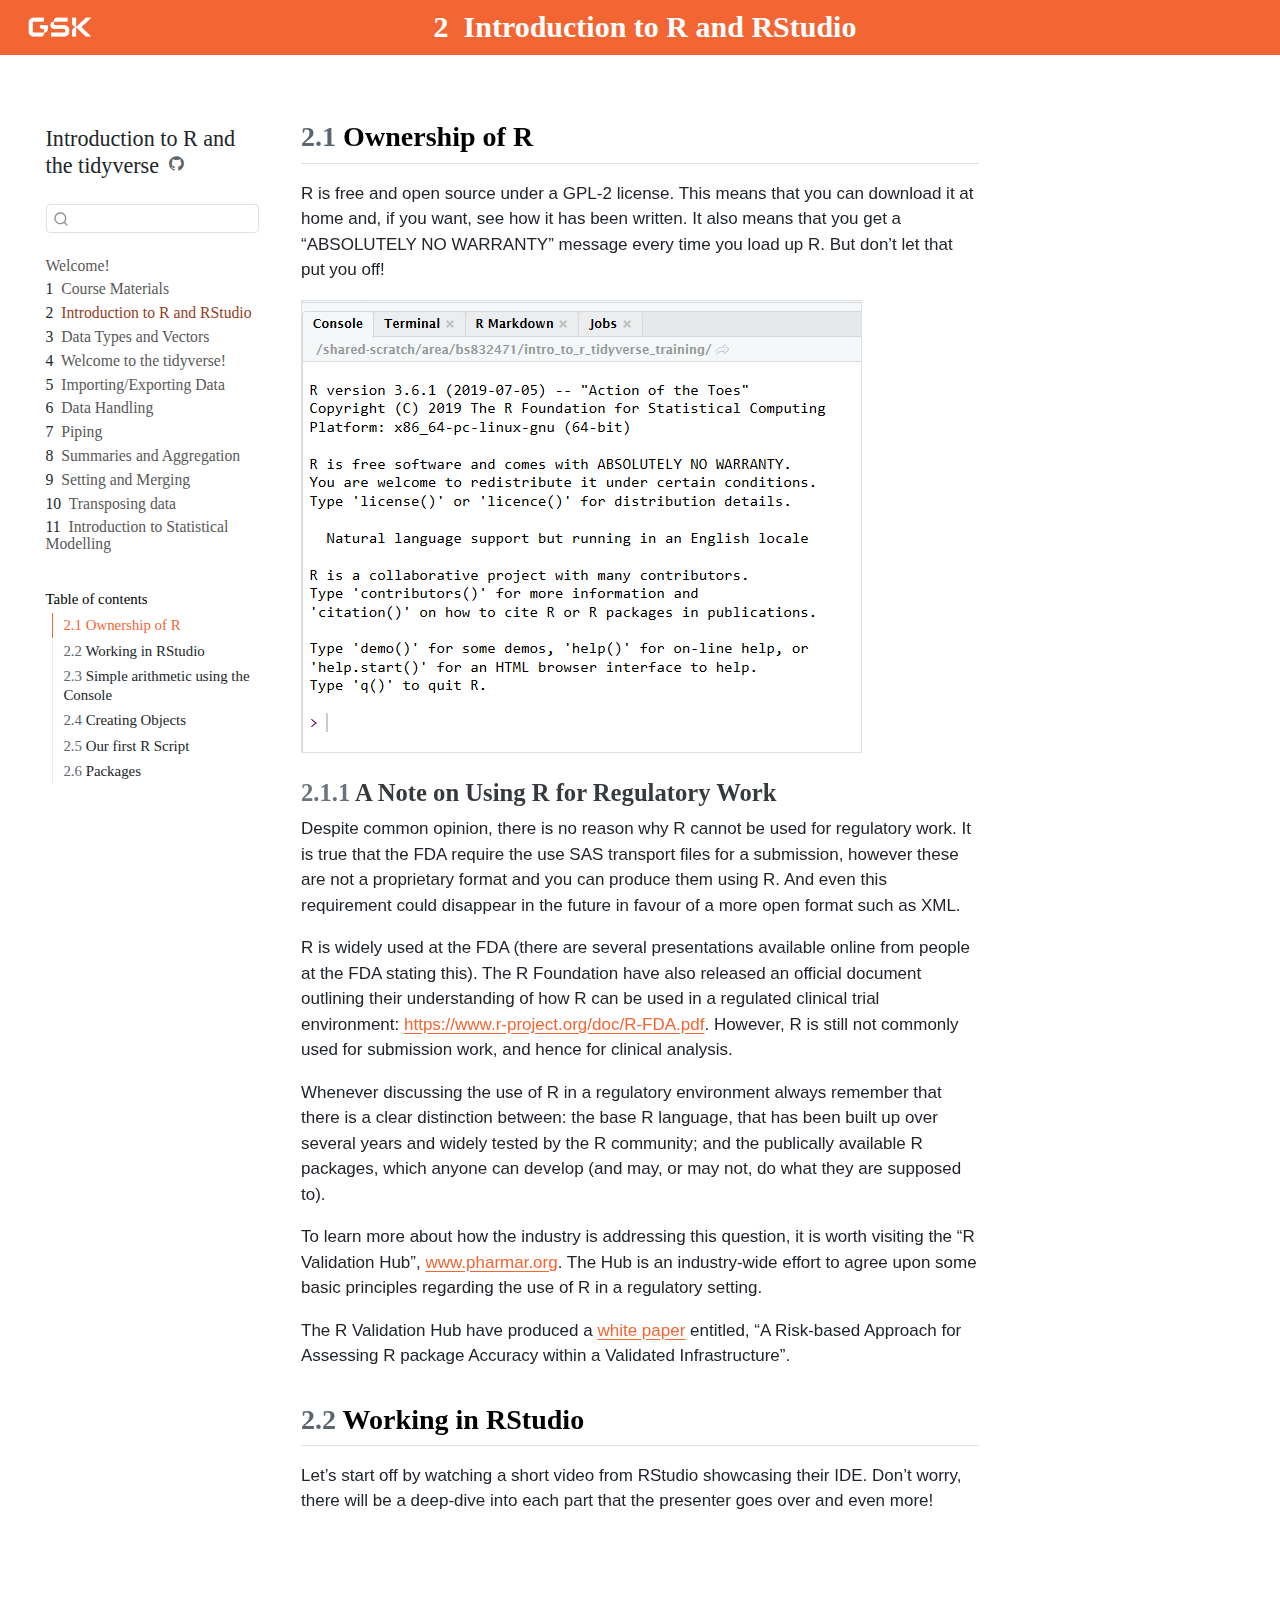
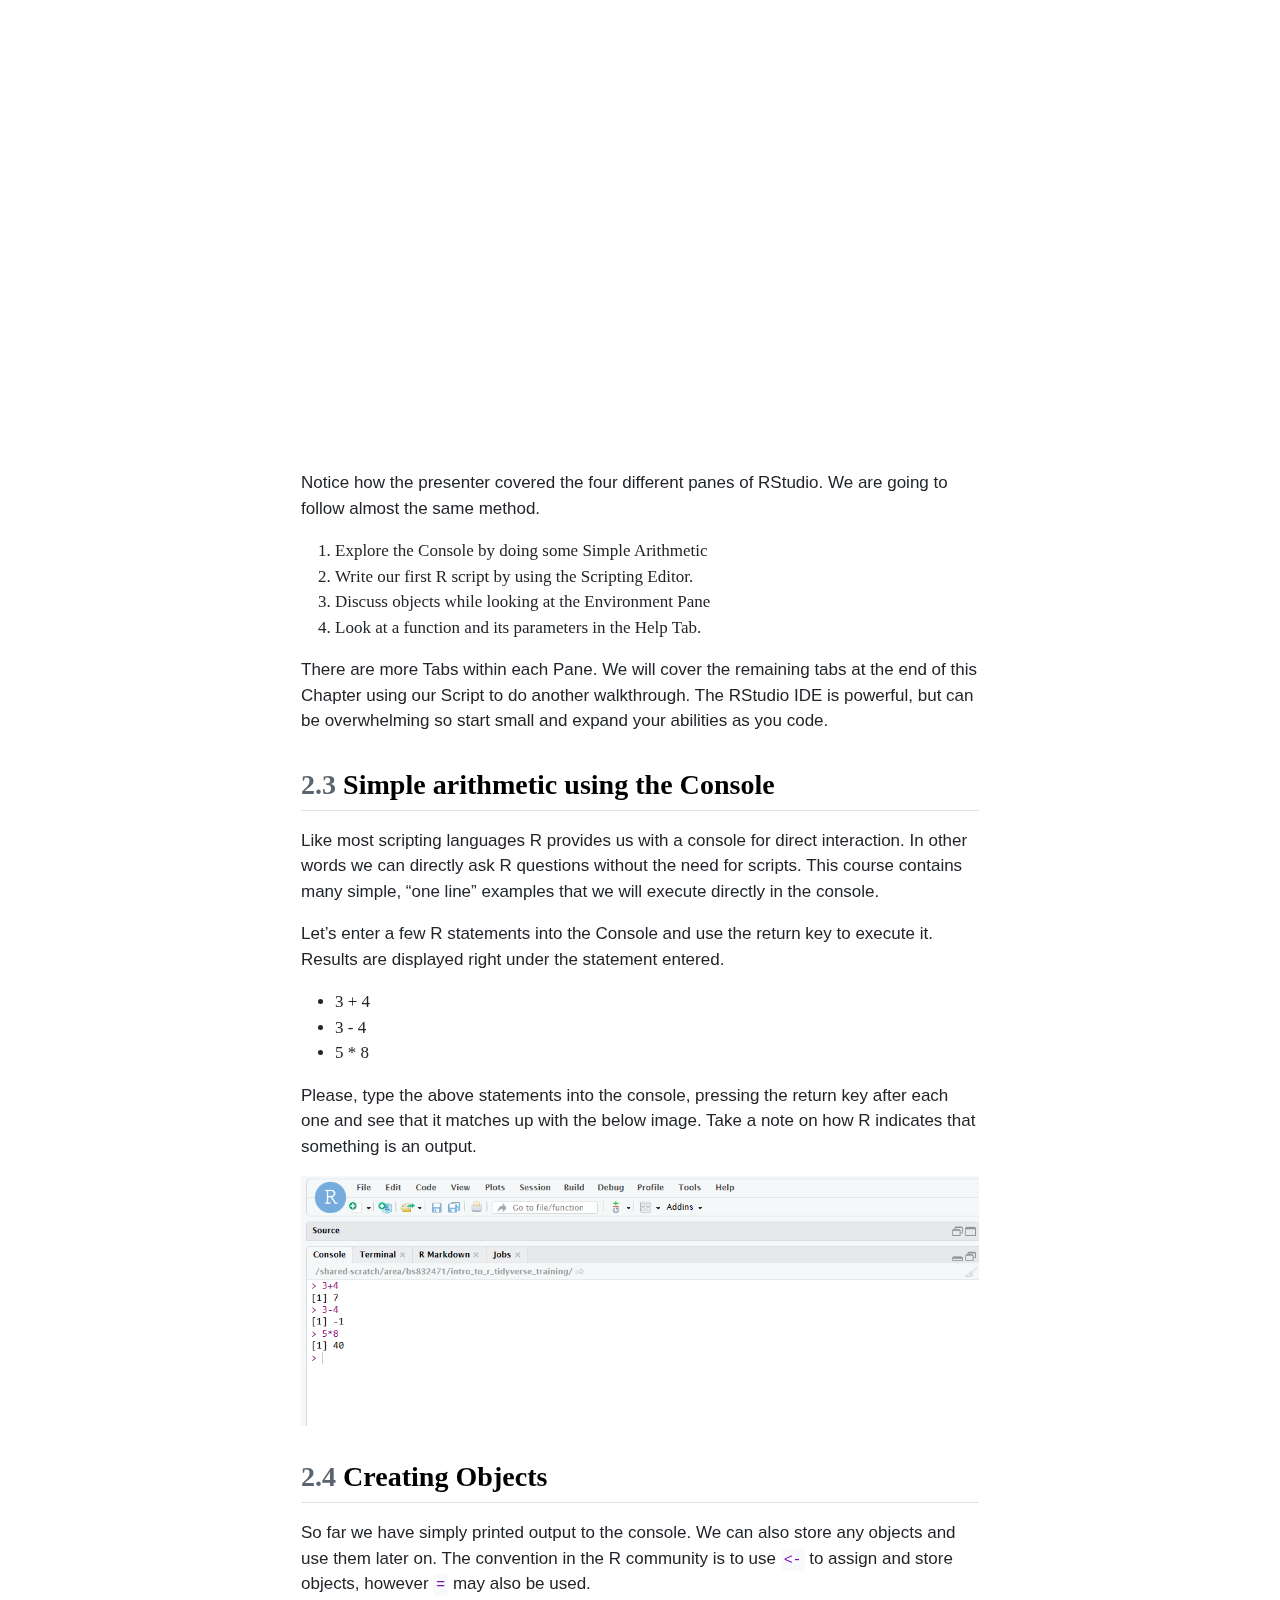
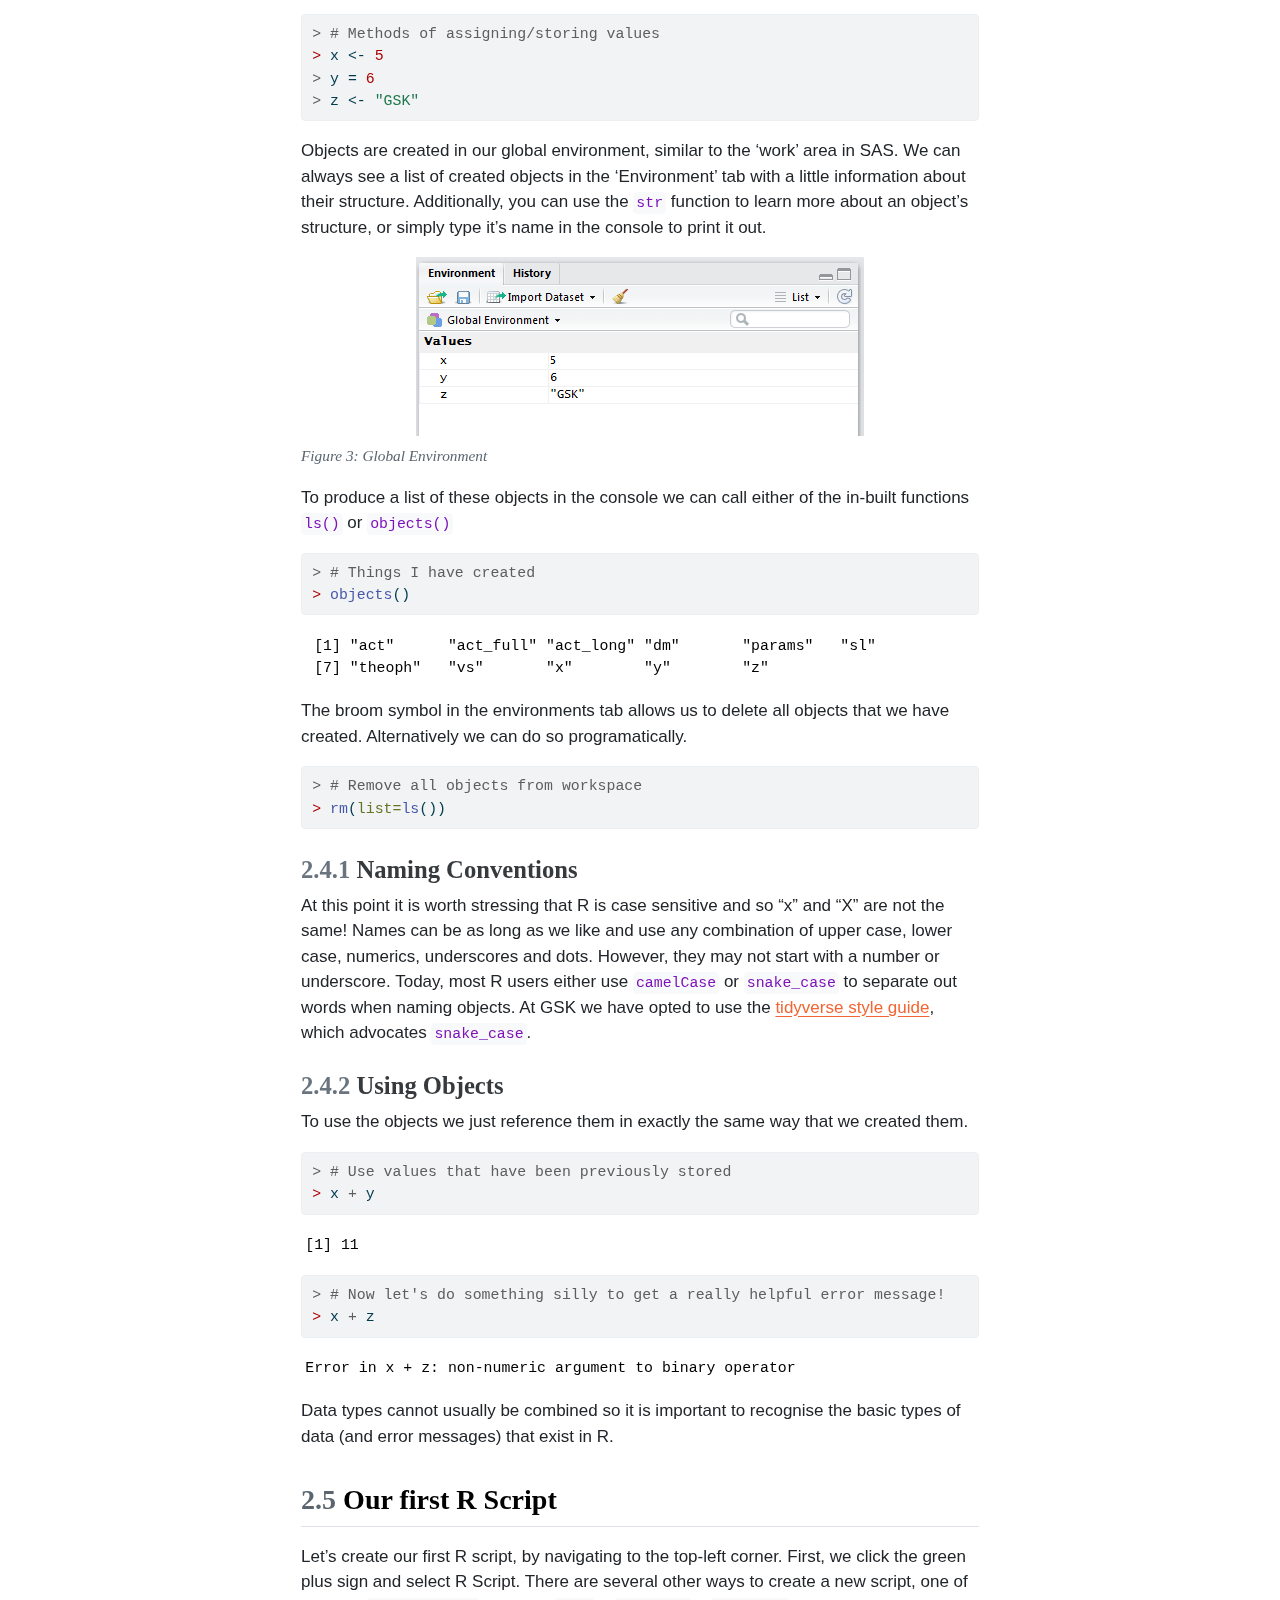
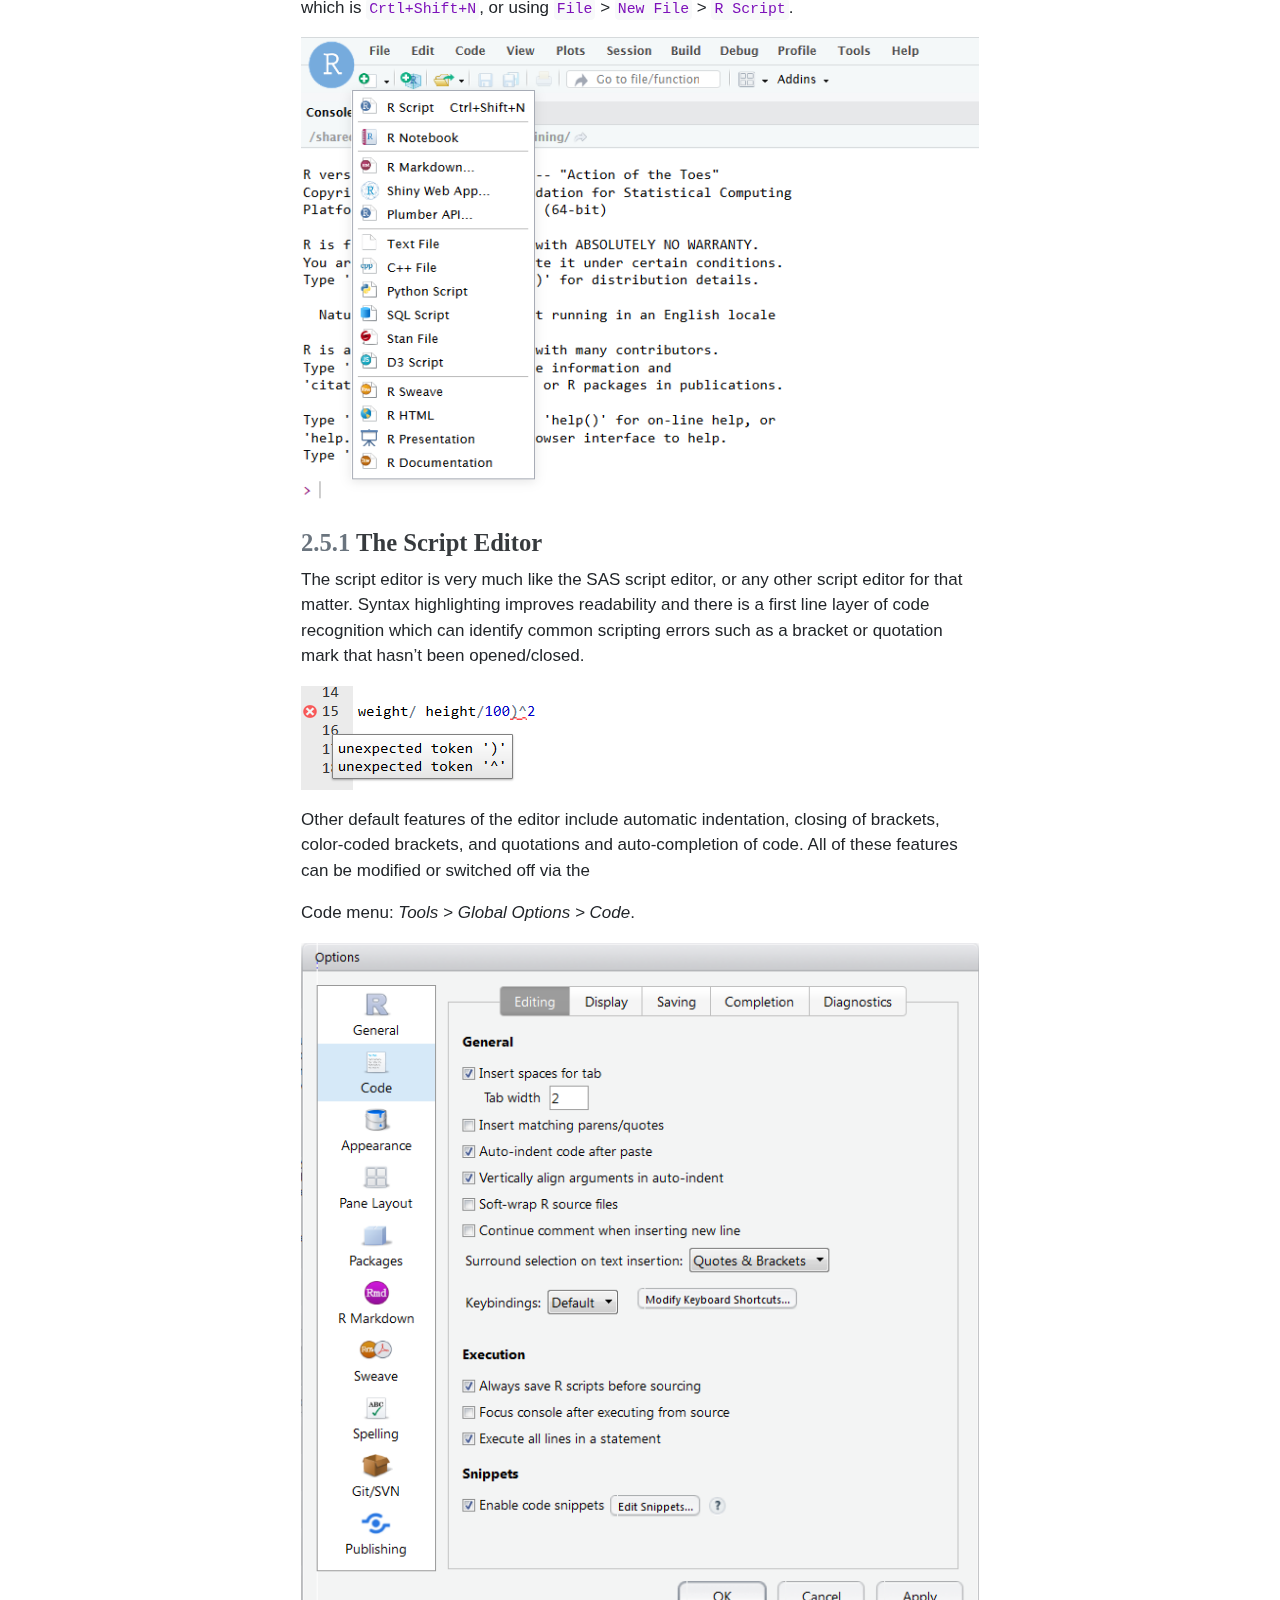
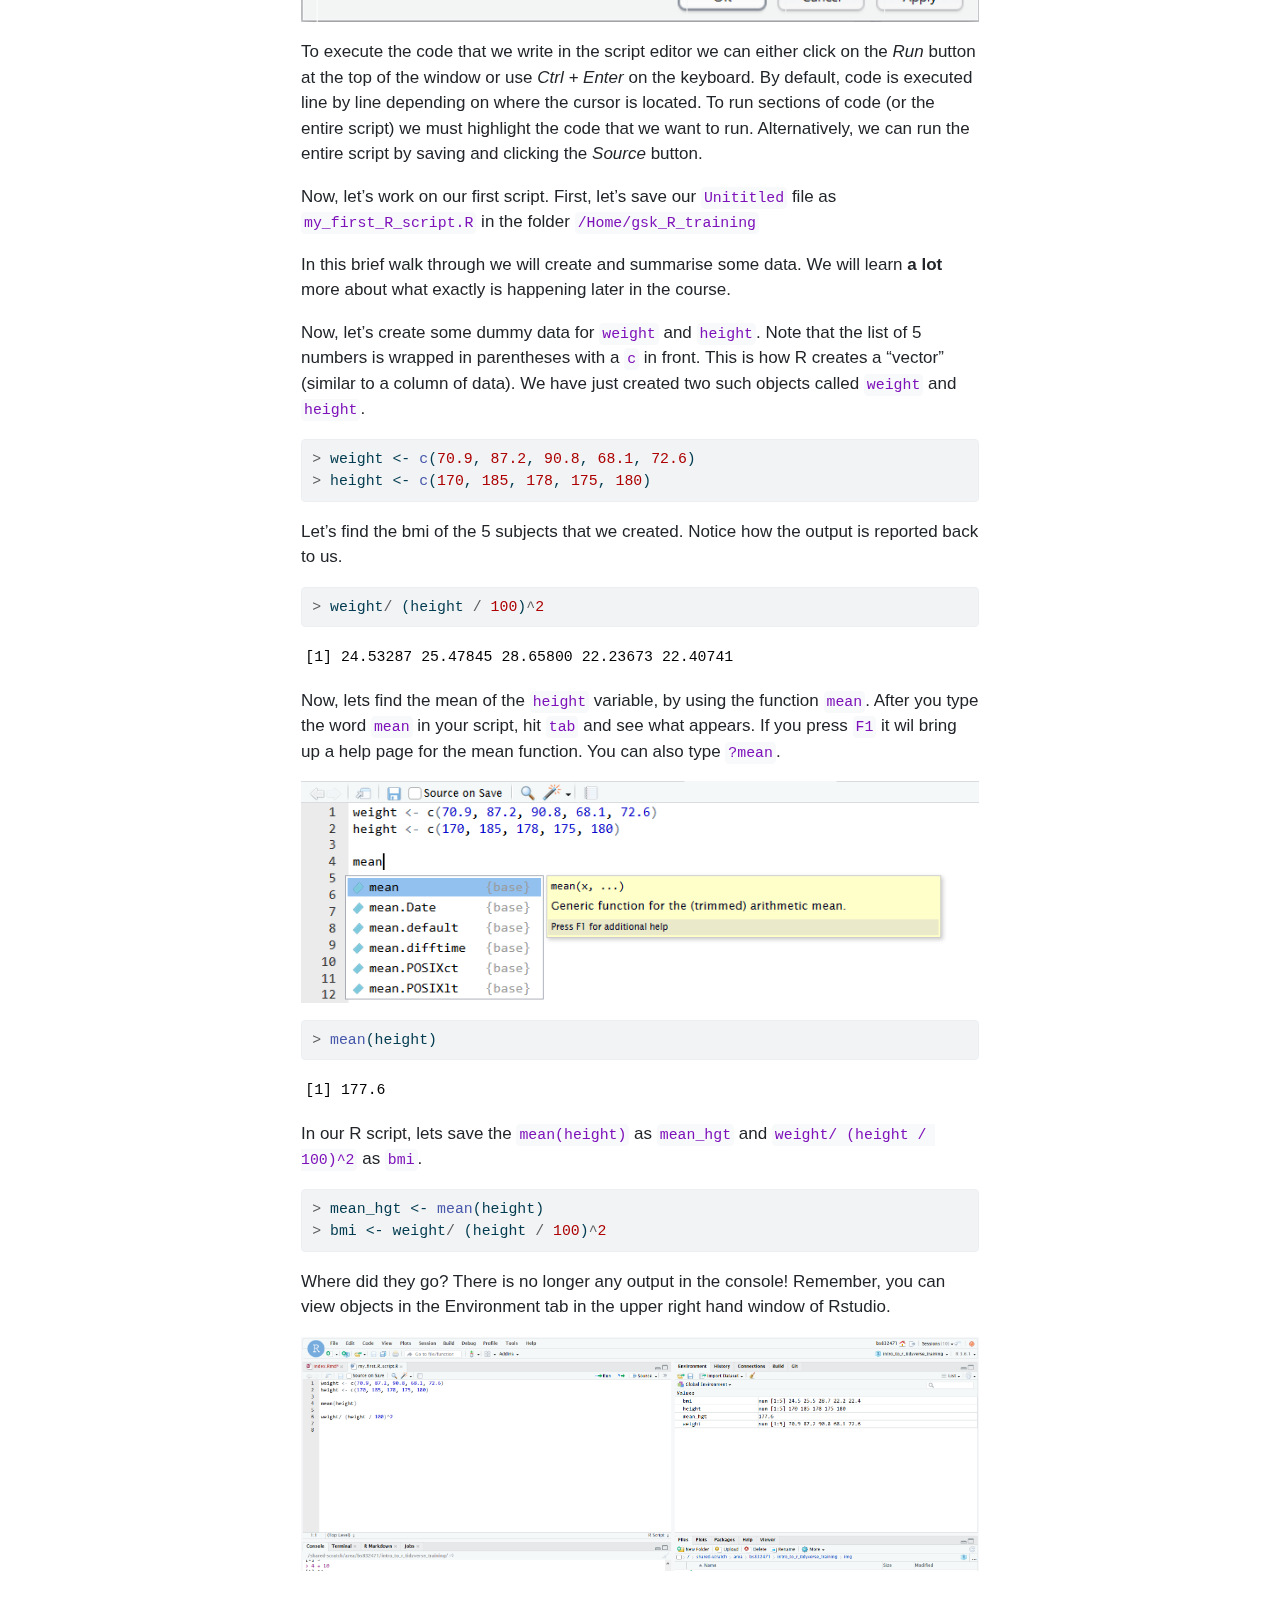
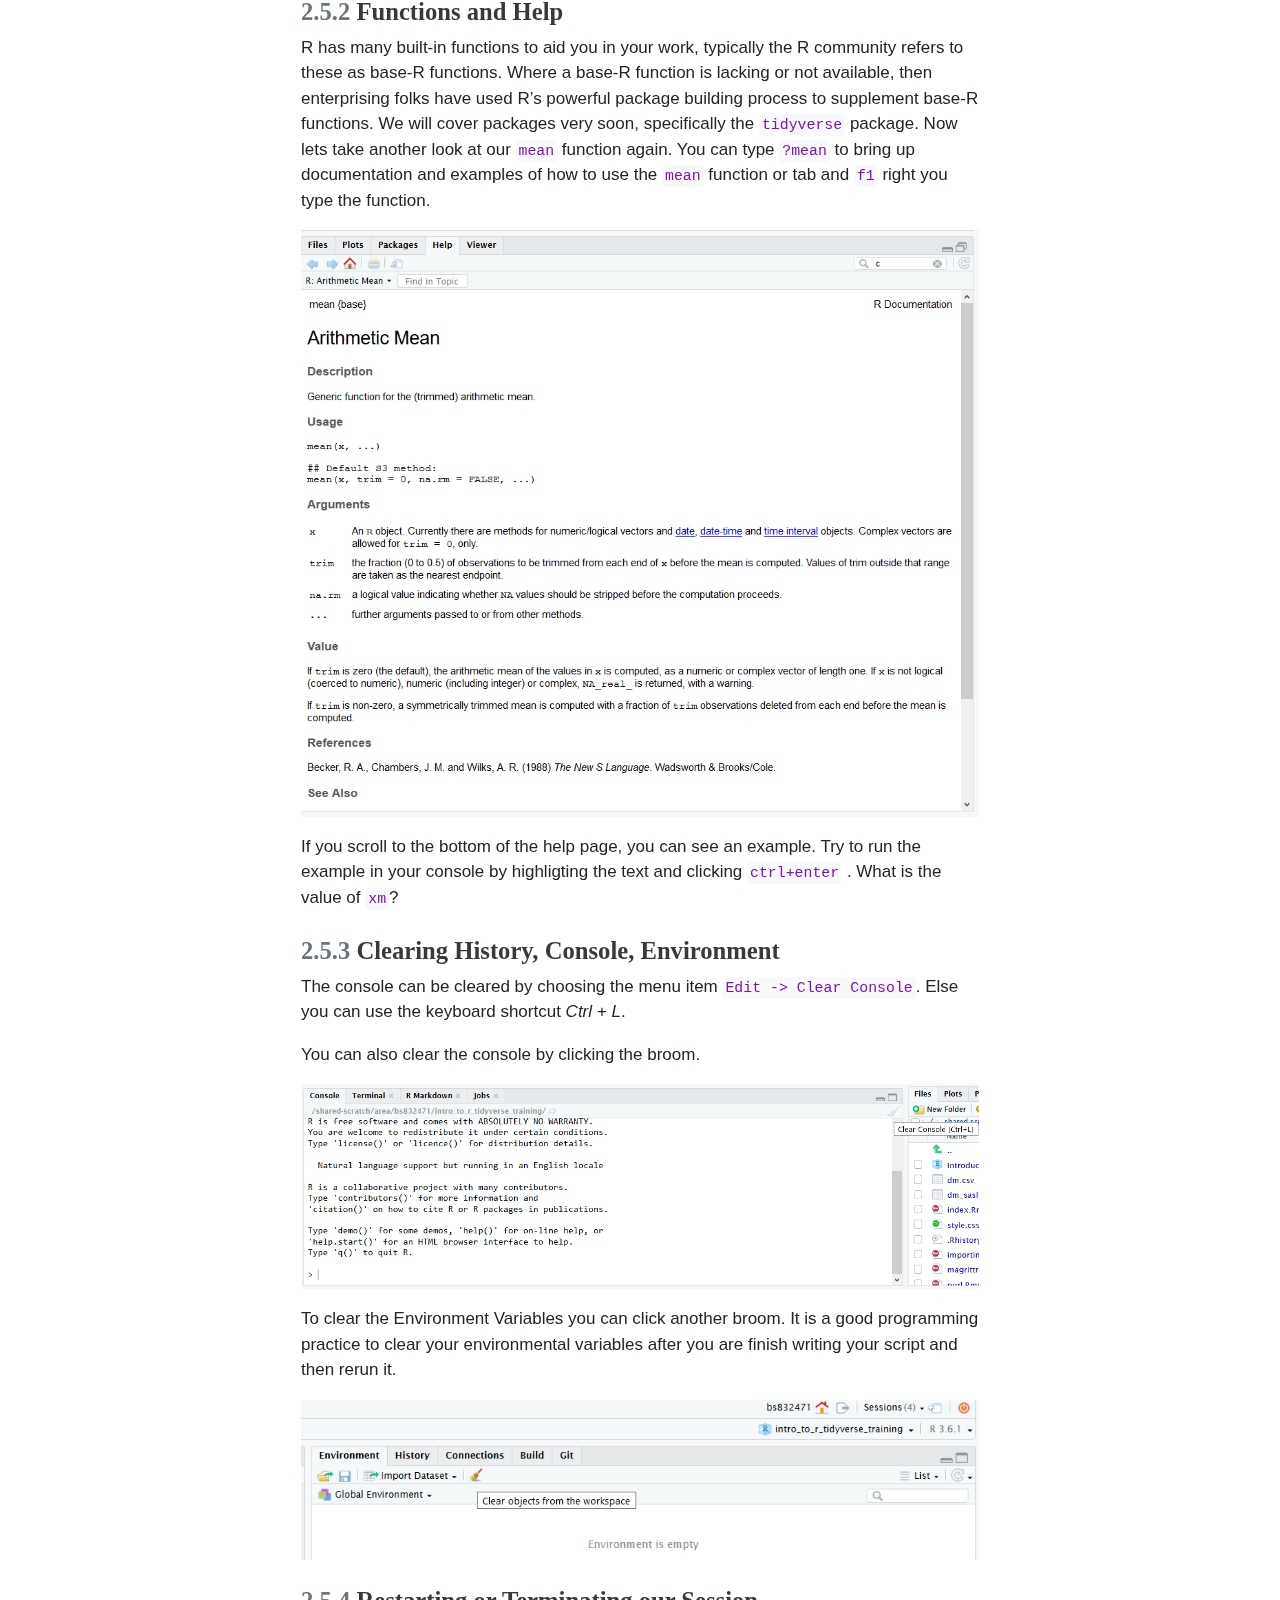
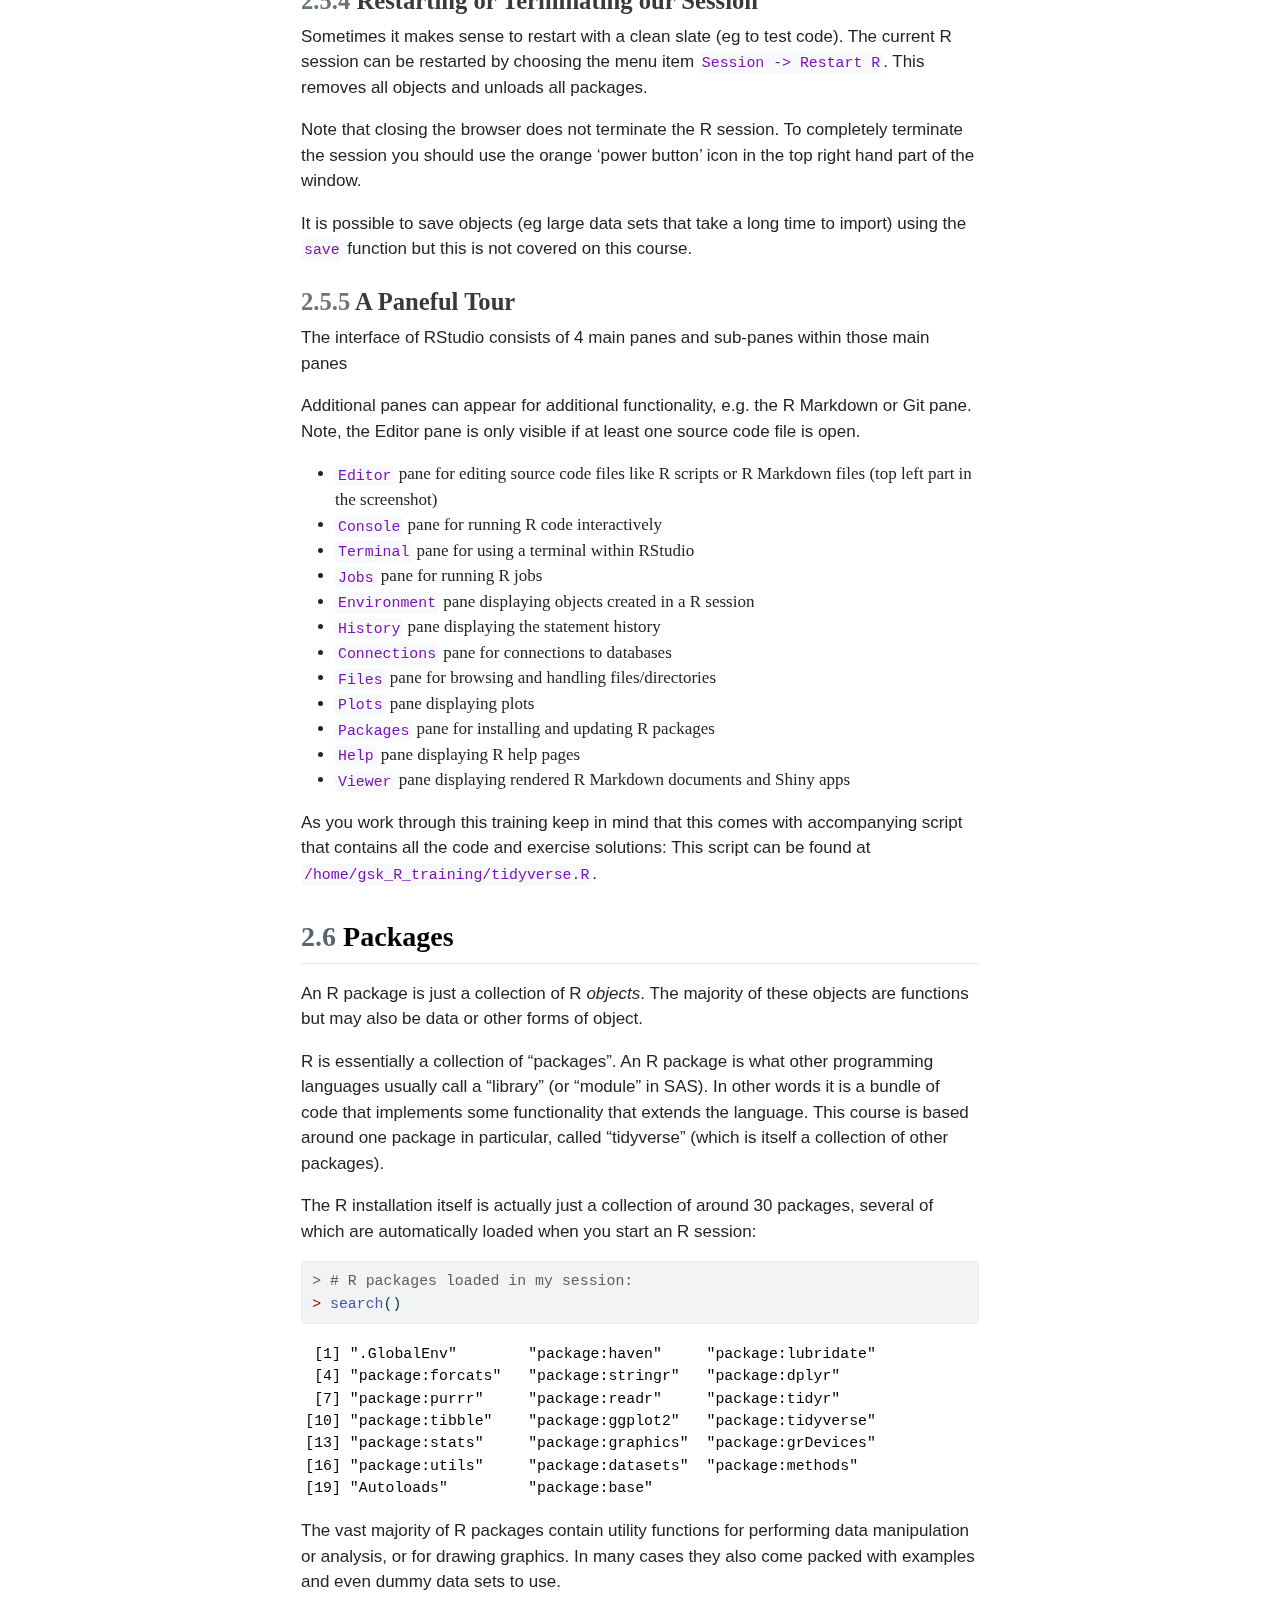
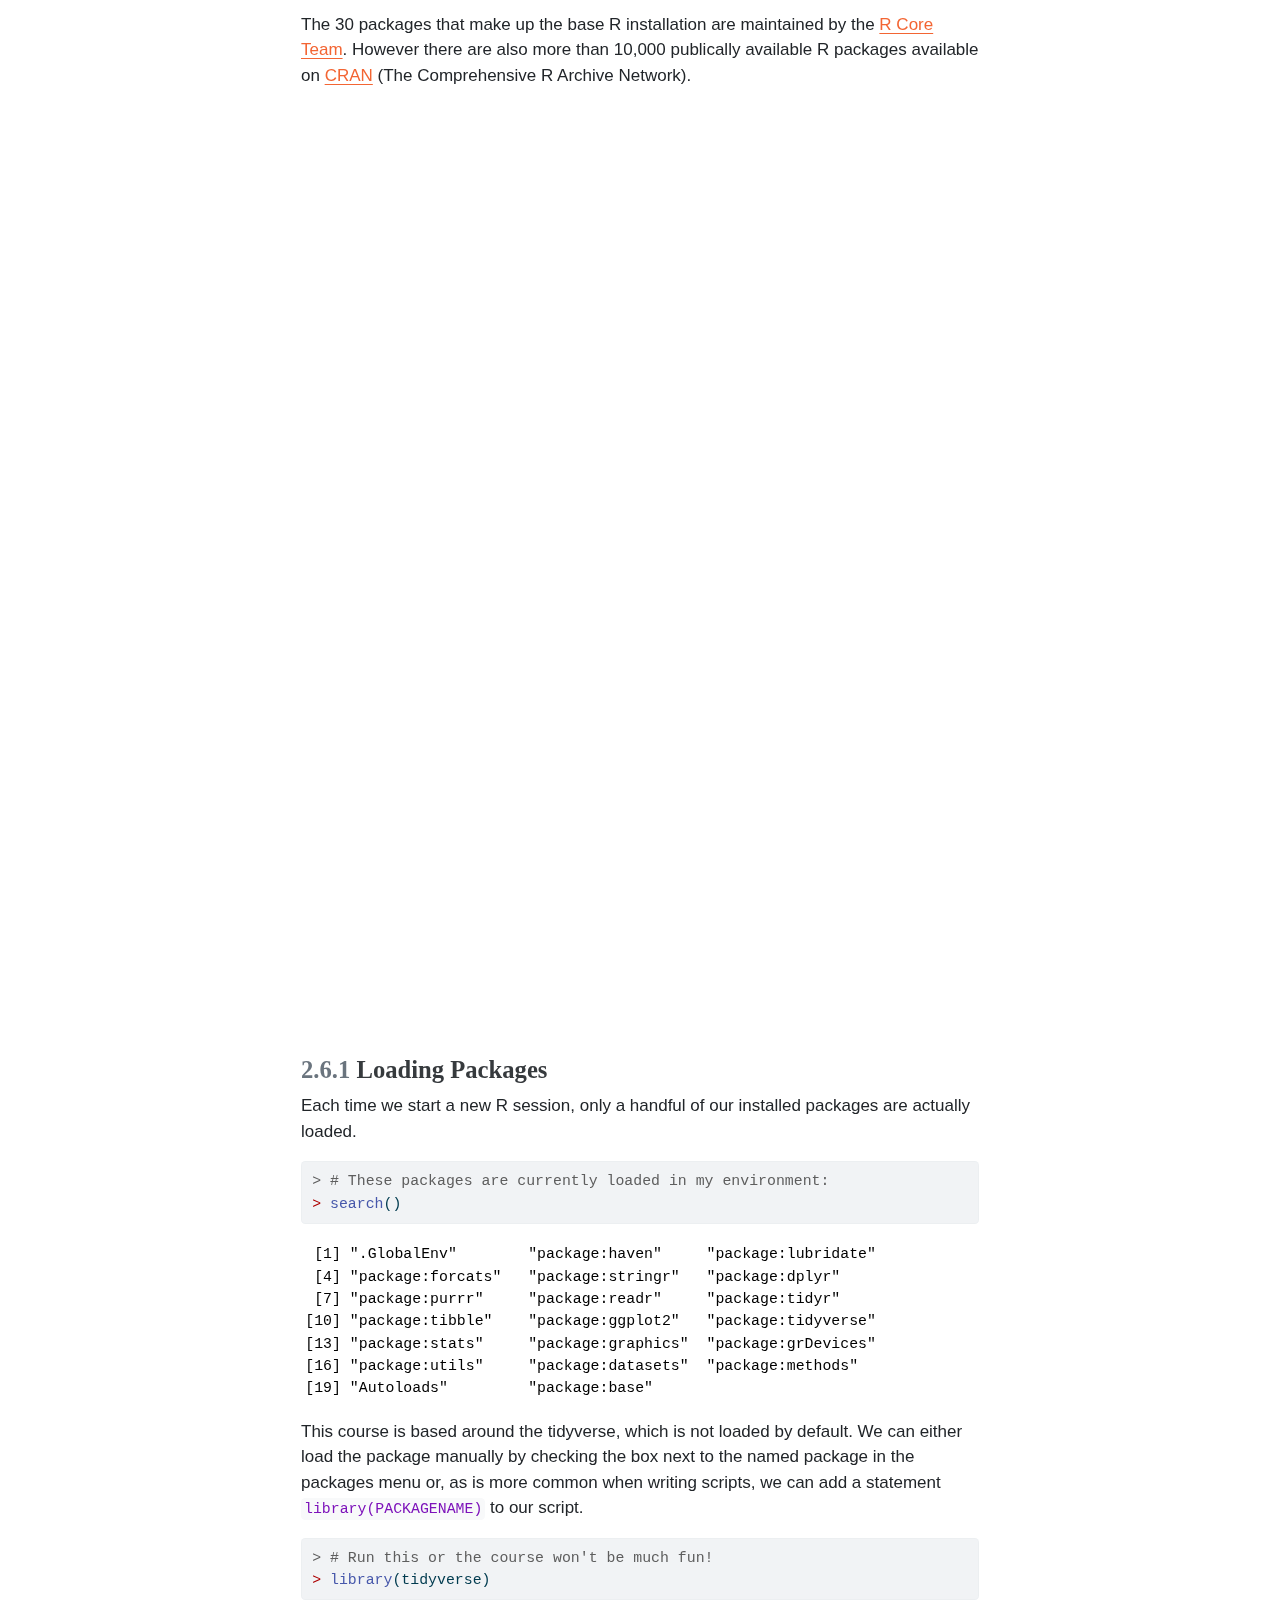
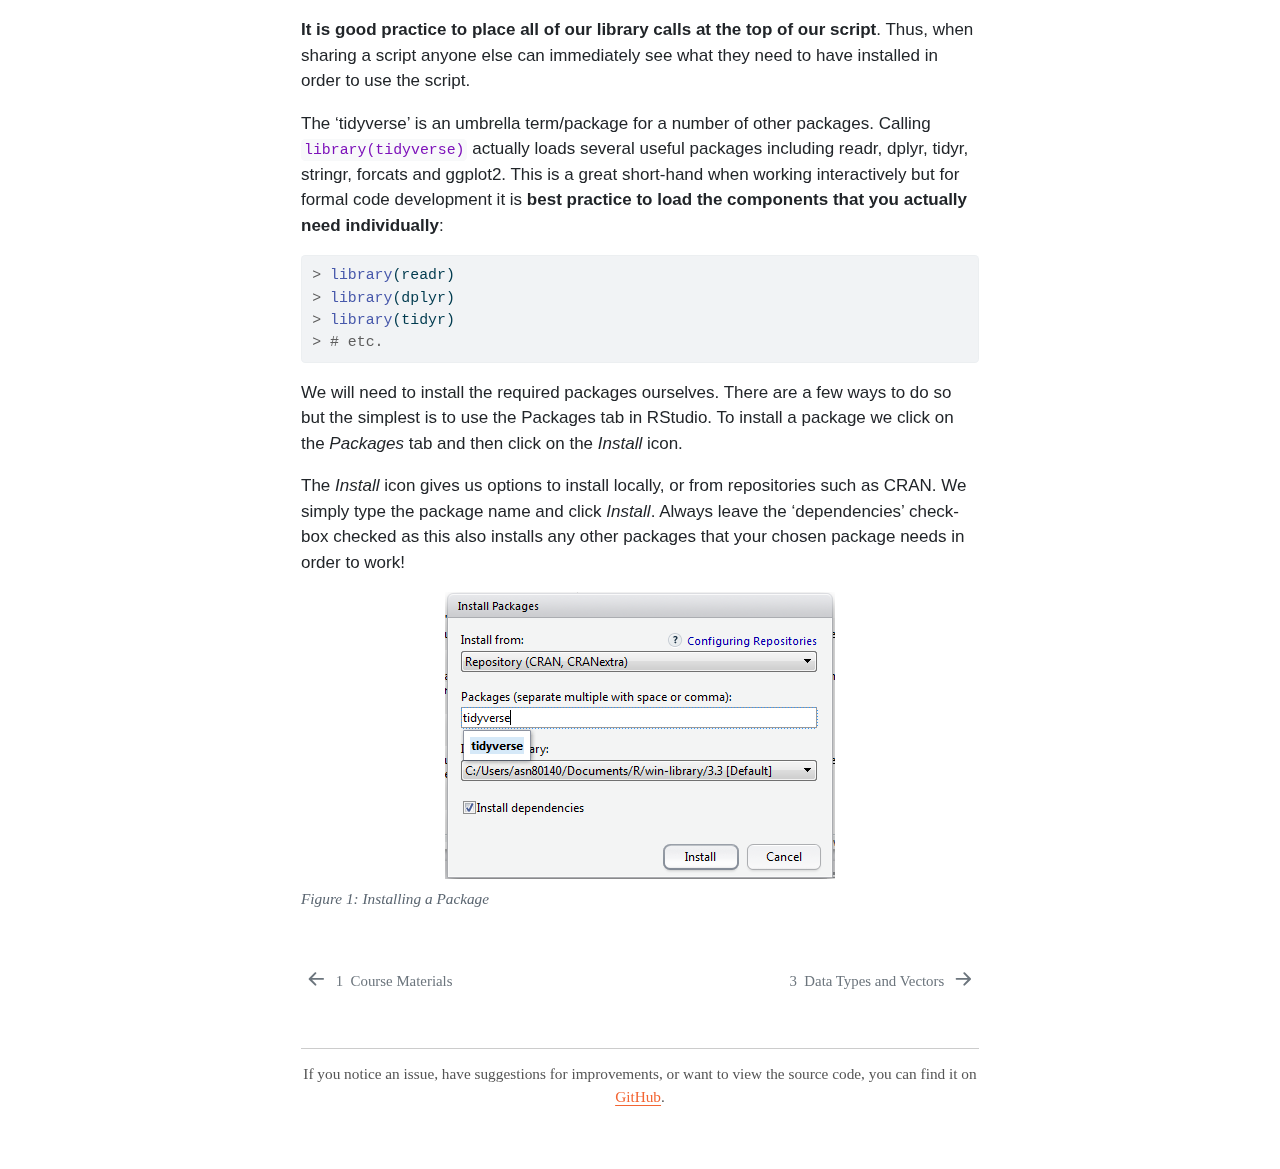
<file: 02_r_rstudio.html>
<!DOCTYPE html>
<html xmlns="http://www.w3.org/1999/xhtml" lang="en" xml:lang="en"><head>

<meta charset="utf-8">
<meta name="generator" content="quarto-1.6.42">

<meta name="viewport" content="width=device-width, initial-scale=1.0, user-scalable=yes">


<title>2&nbsp; Introduction to R and RStudio – Introduction to R and the tidyverse</title>
<style>
code{white-space: pre-wrap;}
span.smallcaps{font-variant: small-caps;}
div.columns{display: flex; gap: min(4vw, 1.5em);}
div.column{flex: auto; overflow-x: auto;}
div.hanging-indent{margin-left: 1.5em; text-indent: -1.5em;}
ul.task-list{list-style: none;}
ul.task-list li input[type="checkbox"] {
  width: 0.8em;
  margin: 0 0.8em 0.2em -1em; /* quarto-specific, see https://github.com/quarto-dev/quarto-cli/issues/4556 */ 
  vertical-align: middle;
}
/* CSS for syntax highlighting */
pre > code.sourceCode { white-space: pre; position: relative; }
pre > code.sourceCode > span { line-height: 1.25; }
pre > code.sourceCode > span:empty { height: 1.2em; }
.sourceCode { overflow: visible; }
code.sourceCode > span { color: inherit; text-decoration: inherit; }
div.sourceCode { margin: 1em 0; }
pre.sourceCode { margin: 0; }
@media screen {
div.sourceCode { overflow: auto; }
}
@media print {
pre > code.sourceCode { white-space: pre-wrap; }
pre > code.sourceCode > span { display: inline-block; text-indent: -5em; padding-left: 5em; }
}
pre.numberSource code
  { counter-reset: source-line 0; }
pre.numberSource code > span
  { position: relative; left: -4em; counter-increment: source-line; }
pre.numberSource code > span > a:first-child::before
  { content: counter(source-line);
    position: relative; left: -1em; text-align: right; vertical-align: baseline;
    border: none; display: inline-block;
    -webkit-touch-callout: none; -webkit-user-select: none;
    -khtml-user-select: none; -moz-user-select: none;
    -ms-user-select: none; user-select: none;
    padding: 0 4px; width: 4em;
  }
pre.numberSource { margin-left: 3em;  padding-left: 4px; }
div.sourceCode
  {   }
@media screen {
pre > code.sourceCode > span > a:first-child::before { text-decoration: underline; }
}
</style>


<script src="site_libs/quarto-nav/quarto-nav.js"></script>
<script src="site_libs/quarto-nav/headroom.min.js"></script>
<script src="site_libs/clipboard/clipboard.min.js"></script>
<script src="site_libs/quarto-search/autocomplete.umd.js"></script>
<script src="site_libs/quarto-search/fuse.min.js"></script>
<script src="site_libs/quarto-search/quarto-search.js"></script>
<meta name="quarto:offset" content="./">
<link href="./03_vectors.html" rel="next">
<link href="./01_materials_external.html" rel="prev">
<script src="site_libs/quarto-html/quarto.js"></script>
<script src="site_libs/quarto-html/popper.min.js"></script>
<script src="site_libs/quarto-html/tippy.umd.min.js"></script>
<script src="site_libs/quarto-html/anchor.min.js"></script>
<link href="site_libs/quarto-html/tippy.css" rel="stylesheet">
<link href="site_libs/quarto-html/quarto-syntax-highlighting-2f5df379a58b258e96c21c0638c20c03.css" rel="stylesheet" id="quarto-text-highlighting-styles">
<script src="site_libs/bootstrap/bootstrap.min.js"></script>
<link href="site_libs/bootstrap/bootstrap-icons.css" rel="stylesheet">
<link href="site_libs/bootstrap/bootstrap-6df1da3304e12c820926f47be4e172ea.min.css" rel="stylesheet" append-hash="true" id="quarto-bootstrap" data-mode="light">
<script id="quarto-search-options" type="application/json">{
  "location": "sidebar",
  "copy-button": false,
  "collapse-after": 3,
  "panel-placement": "start",
  "type": "textbox",
  "limit": 50,
  "keyboard-shortcut": [
    "f",
    "/",
    "s"
  ],
  "show-item-context": false,
  "language": {
    "search-no-results-text": "No results",
    "search-matching-documents-text": "matching documents",
    "search-copy-link-title": "Copy link to search",
    "search-hide-matches-text": "Hide additional matches",
    "search-more-match-text": "more match in this document",
    "search-more-matches-text": "more matches in this document",
    "search-clear-button-title": "Clear",
    "search-text-placeholder": "",
    "search-detached-cancel-button-title": "Cancel",
    "search-submit-button-title": "Submit",
    "search-label": "Search"
  }
}</script>
<style>html{ scroll-behavior: smooth; }</style>


</head>

<body class="nav-sidebar floating">

<div id="quarto-search-results"></div>
  <header id="quarto-header" class="headroom fixed-top quarto-banner">
  <nav class="quarto-secondary-nav">
    <div class="container-fluid d-flex">
      <button type="button" class="quarto-btn-toggle btn" data-bs-toggle="collapse" role="button" data-bs-target=".quarto-sidebar-collapse-item" aria-controls="quarto-sidebar" aria-expanded="false" aria-label="Toggle sidebar navigation" onclick="if (window.quartoToggleHeadroom) { window.quartoToggleHeadroom(); }">
        <i class="bi bi-layout-text-sidebar-reverse"></i>
      </button>
        <nav class="quarto-page-breadcrumbs" aria-label="breadcrumb"><ol class="breadcrumb"><li class="breadcrumb-item"><a href="./02_r_rstudio.html"><span class="chapter-number">2</span>&nbsp; <span class="chapter-title">Introduction to R and RStudio</span></a></li></ol></nav>
        <a class="flex-grow-1" role="navigation" data-bs-toggle="collapse" data-bs-target=".quarto-sidebar-collapse-item" aria-controls="quarto-sidebar" aria-expanded="false" aria-label="Toggle sidebar navigation" onclick="if (window.quartoToggleHeadroom) { window.quartoToggleHeadroom(); }">      
        </a>
      <button type="button" class="btn quarto-search-button" aria-label="Search" onclick="window.quartoOpenSearch();">
        <i class="bi bi-search"></i>
      </button>
    </div>
  </nav>
</header>
<!-- content -->
<header id="title-block-header" class="quarto-title-block default toc-left page-columns page-full">
  <div class="quarto-title-banner page-columns page-full">
    <div class="quarto-title column-body">
      <h1 class="title"><span class="chapter-number">2</span>&nbsp; <span class="chapter-title">Introduction to R and RStudio</span></h1>
                      </div>
  </div>
    
  
  <div class="quarto-title-meta">

      
    
      
    </div>
    
  
  </header><div id="quarto-content" class="quarto-container page-columns page-rows-contents page-layout-article">
<!-- sidebar -->
  <nav id="quarto-sidebar" class="sidebar collapse collapse-horizontal quarto-sidebar-collapse-item sidebar-navigation floating overflow-auto">
    <div class="pt-lg-2 mt-2 text-left sidebar-header">
    <div class="sidebar-title mb-0 py-0">
      <a href="./">Introduction to R and the tidyverse</a> 
        <div class="sidebar-tools-main">
    <a href="https://github.com/GSK-Biostatistics/intro_to_r_and_the_tidyverse_training" title="Source Code" class="quarto-navigation-tool px-1" aria-label="Source Code"><i class="bi bi-github"></i></a>
</div>
    </div>
      </div>
        <div class="mt-2 flex-shrink-0 align-items-center">
        <div class="sidebar-search">
        <div id="quarto-search" class="" title="Search"></div>
        </div>
        </div>
    <div class="sidebar-menu-container"> 
    <ul class="list-unstyled mt-1">
        <li class="sidebar-item">
  <div class="sidebar-item-container"> 
  <a href="./index.html" class="sidebar-item-text sidebar-link">
 <span class="menu-text">Welcome!</span></a>
  </div>
</li>
        <li class="sidebar-item">
  <div class="sidebar-item-container"> 
  <a href="./01_materials_external.html" class="sidebar-item-text sidebar-link">
 <span class="menu-text"><span class="chapter-number">1</span>&nbsp; <span class="chapter-title">Course Materials</span></span></a>
  </div>
</li>
        <li class="sidebar-item">
  <div class="sidebar-item-container"> 
  <a href="./02_r_rstudio.html" class="sidebar-item-text sidebar-link active">
 <span class="menu-text"><span class="chapter-number">2</span>&nbsp; <span class="chapter-title">Introduction to R and RStudio</span></span></a>
  </div>
</li>
        <li class="sidebar-item">
  <div class="sidebar-item-container"> 
  <a href="./03_vectors.html" class="sidebar-item-text sidebar-link">
 <span class="menu-text"><span class="chapter-number">3</span>&nbsp; <span class="chapter-title">Data Types and Vectors</span></span></a>
  </div>
</li>
        <li class="sidebar-item">
  <div class="sidebar-item-container"> 
  <a href="./04_data_frames.html" class="sidebar-item-text sidebar-link">
 <span class="menu-text"><span class="chapter-number">4</span>&nbsp; <span class="chapter-title">Welcome to the tidyverse!</span></span></a>
  </div>
</li>
        <li class="sidebar-item">
  <div class="sidebar-item-container"> 
  <a href="./05_importing_and_exporting_data.html" class="sidebar-item-text sidebar-link">
 <span class="menu-text"><span class="chapter-number">5</span>&nbsp; <span class="chapter-title">Importing/Exporting Data</span></span></a>
  </div>
</li>
        <li class="sidebar-item">
  <div class="sidebar-item-container"> 
  <a href="./06_basic_data_processing.html" class="sidebar-item-text sidebar-link">
 <span class="menu-text"><span class="chapter-number">6</span>&nbsp; <span class="chapter-title">Data Handling</span></span></a>
  </div>
</li>
        <li class="sidebar-item">
  <div class="sidebar-item-container"> 
  <a href="./07_magrittr.html" class="sidebar-item-text sidebar-link">
 <span class="menu-text"><span class="chapter-number">7</span>&nbsp; <span class="chapter-title">Piping</span></span></a>
  </div>
</li>
        <li class="sidebar-item">
  <div class="sidebar-item-container"> 
  <a href="./08_summaries_aggregation.html" class="sidebar-item-text sidebar-link">
 <span class="menu-text"><span class="chapter-number">8</span>&nbsp; <span class="chapter-title">Summaries and Aggregation</span></span></a>
  </div>
</li>
        <li class="sidebar-item">
  <div class="sidebar-item-container"> 
  <a href="./09_setting_merging.html" class="sidebar-item-text sidebar-link">
 <span class="menu-text"><span class="chapter-number">9</span>&nbsp; <span class="chapter-title">Setting and Merging</span></span></a>
  </div>
</li>
        <li class="sidebar-item">
  <div class="sidebar-item-container"> 
  <a href="./10_transposing.html" class="sidebar-item-text sidebar-link">
 <span class="menu-text"><span class="chapter-number">10</span>&nbsp; <span class="chapter-title">Transposing data</span></span></a>
  </div>
</li>
        <li class="sidebar-item">
  <div class="sidebar-item-container"> 
  <a href="./11_statistical_modelling.html" class="sidebar-item-text sidebar-link">
 <span class="menu-text"><span class="chapter-number">11</span>&nbsp; <span class="chapter-title">Introduction to Statistical Modelling</span></span></a>
  </div>
</li>
    </ul>
    </div>
    <nav id="TOC" role="doc-toc" class="toc-active">
    <h2 id="toc-title">Table of contents</h2>
   
  <ul>
  <li><a href="#ownership-of-r" id="toc-ownership-of-r" class="nav-link active" data-scroll-target="#ownership-of-r"><span class="header-section-number">2.1</span> Ownership of R</a>
  <ul class="collapse">
  <li><a href="#a-note-on-using-r-for-regulatory-work" id="toc-a-note-on-using-r-for-regulatory-work" class="nav-link" data-scroll-target="#a-note-on-using-r-for-regulatory-work"><span class="header-section-number">2.1.1</span> A Note on Using R for Regulatory Work</a></li>
  </ul></li>
  <li><a href="#working-in-rstudio" id="toc-working-in-rstudio" class="nav-link" data-scroll-target="#working-in-rstudio"><span class="header-section-number">2.2</span> Working in RStudio</a></li>
  <li><a href="#simple-arithmetic-using-the-console" id="toc-simple-arithmetic-using-the-console" class="nav-link" data-scroll-target="#simple-arithmetic-using-the-console"><span class="header-section-number">2.3</span> Simple arithmetic using the Console</a></li>
  <li><a href="#creating-objects" id="toc-creating-objects" class="nav-link" data-scroll-target="#creating-objects"><span class="header-section-number">2.4</span> Creating Objects</a>
  <ul class="collapse">
  <li><a href="#naming-conventions" id="toc-naming-conventions" class="nav-link" data-scroll-target="#naming-conventions"><span class="header-section-number">2.4.1</span> Naming Conventions</a></li>
  <li><a href="#using-objects" id="toc-using-objects" class="nav-link" data-scroll-target="#using-objects"><span class="header-section-number">2.4.2</span> Using Objects</a></li>
  </ul></li>
  <li><a href="#our-first-r-script" id="toc-our-first-r-script" class="nav-link" data-scroll-target="#our-first-r-script"><span class="header-section-number">2.5</span> Our first R Script</a>
  <ul class="collapse">
  <li><a href="#the-script-editor" id="toc-the-script-editor" class="nav-link" data-scroll-target="#the-script-editor"><span class="header-section-number">2.5.1</span> The Script Editor</a></li>
  <li><a href="#functions-and-help" id="toc-functions-and-help" class="nav-link" data-scroll-target="#functions-and-help"><span class="header-section-number">2.5.2</span> Functions and Help</a></li>
  <li><a href="#clearing-history-console-environment" id="toc-clearing-history-console-environment" class="nav-link" data-scroll-target="#clearing-history-console-environment"><span class="header-section-number">2.5.3</span> Clearing History, Console, Environment</a></li>
  <li><a href="#restarting-or-terminating-our-session" id="toc-restarting-or-terminating-our-session" class="nav-link" data-scroll-target="#restarting-or-terminating-our-session"><span class="header-section-number">2.5.4</span> Restarting or Terminating our Session</a></li>
  <li><a href="#a-paneful-tour" id="toc-a-paneful-tour" class="nav-link" data-scroll-target="#a-paneful-tour"><span class="header-section-number">2.5.5</span> A Paneful Tour</a></li>
  </ul></li>
  <li><a href="#packages" id="toc-packages" class="nav-link" data-scroll-target="#packages"><span class="header-section-number">2.6</span> Packages</a>
  <ul class="collapse">
  <li><a href="#loading-packages" id="toc-loading-packages" class="nav-link" data-scroll-target="#loading-packages"><span class="header-section-number">2.6.1</span> Loading Packages</a></li>
  </ul></li>
  </ul>
<div class="toc-actions"><ul></ul></div></nav>
</nav>
<div id="quarto-sidebar-glass" class="quarto-sidebar-collapse-item" data-bs-toggle="collapse" data-bs-target=".quarto-sidebar-collapse-item"></div>
<!-- margin-sidebar -->
    <div id="quarto-margin-sidebar" class="sidebar margin-sidebar zindex-bottom">
    </div>
<!-- main -->
<main class="content quarto-banner-title-block" id="quarto-document-content">





<!-- <br> -->
<!-- <br> -->
<!-- <br> -->
<!-- <br> -->
<!-- At the end of Chapter 2 students will be able to:   -->
<!-- 1. Understand the uses of R for Regulatory Work -->
<!-- 2. Navigate the four panes of the RStudio IDE -->
<!-- 3. Install and Load R Packages -->
<!-- 4. Create Sessions and Projects in RStudio -->
<section id="ownership-of-r" class="level2" data-number="2.1">
<h2 data-number="2.1" class="anchored" data-anchor-id="ownership-of-r"><span class="header-section-number">2.1</span> Ownership of R</h2>
<p>R is free and open source under a GPL-2 license. This means that you can download it at home and, if you want, see how it has been written. It also means that you get a “ABSOLUTELY NO WARRANTY” message every time you load up R. But don’t let that put you off!</p>
<p><img src="./img/r_ownership.PNG" class="border"></p>
<section id="a-note-on-using-r-for-regulatory-work" class="level3" data-number="2.1.1">
<h3 data-number="2.1.1" class="anchored" data-anchor-id="a-note-on-using-r-for-regulatory-work"><span class="header-section-number">2.1.1</span> A Note on Using R for Regulatory Work</h3>
<p>Despite common opinion, there is no reason why R cannot be used for regulatory work. It is true that the FDA require the use SAS transport files for a submission, however these are not a proprietary format and you can produce them using R. And even this requirement could disappear in the future in favour of a more open format such as XML.</p>
<p>R is widely used at the FDA (there are several presentations available online from people at the FDA stating this). The R Foundation have also released an official document outlining their understanding of how R can be used in a regulated clinical trial environment: <a href="https://www.r-project.org/doc/R-FDA.pdf">https://www.r-project.org/doc/R-FDA.pdf</a>. However, R is still not commonly used for submission work, and hence for clinical analysis.</p>
<p>Whenever discussing the use of R in a regulatory environment always remember that there is a clear distinction between: the base R language, that has been built up over several years and widely tested by the R community; and the publically available R packages, which anyone can develop (and may, or may not, do what they are supposed to).</p>
<p>To learn more about how the industry is addressing this question, it is worth visiting the “R Validation Hub”, <a href="https://www.pharmar.org">www.pharmar.org</a>. The Hub is an industry-wide effort to agree upon some basic principles regarding the use of R in a regulatory setting.</p>
<p>The R Validation Hub have produced a <a href="https://www.pharmar.org/white-paper/">white paper</a> entitled, “A Risk-based Approach for Assessing R package Accuracy within a Validated Infrastructure”.</p>
</section>
</section>
<section id="working-in-rstudio" class="level2" data-number="2.2">
<h2 data-number="2.2" class="anchored" data-anchor-id="working-in-rstudio"><span class="header-section-number">2.2</span> Working in RStudio</h2>
<p>Let’s start off by watching a short video from RStudio showcasing their IDE. Don’t worry, there will be a deep-dive into each part that the presenter goes over and even more!</p>
<iframe width="760" height="515" src="https://fast.wistia.net/embed/iframe/520zbd3tij?videoFoam=true" frameborder="0" allowfullscreen="">
</iframe>
<p>Notice how the presenter covered the four different panes of RStudio. We are going to follow almost the same method.</p>
<ol type="1">
<li>Explore the Console by doing some Simple Arithmetic</li>
<li>Write our first R script by using the Scripting Editor.</li>
<li>Discuss objects while looking at the Environment Pane</li>
<li>Look at a function and its parameters in the Help Tab.</li>
</ol>
<p>There are more Tabs within each Pane. We will cover the remaining tabs at the end of this Chapter using our Script to do another walkthrough. The RStudio IDE is powerful, but can be overwhelming so start small and expand your abilities as you code.</p>
</section>
<section id="simple-arithmetic-using-the-console" class="level2" data-number="2.3">
<h2 data-number="2.3" class="anchored" data-anchor-id="simple-arithmetic-using-the-console"><span class="header-section-number">2.3</span> Simple arithmetic using the Console</h2>
<p>Like most scripting languages R provides us with a console for direct interaction. In other words we can directly ask R questions without the need for scripts. This course contains many simple, “one line” examples that we will execute directly in the console.</p>
<p>Let’s enter a few R statements into the Console and use the return key to execute it. Results are displayed right under the statement entered.</p>
<ul>
<li>3 + 4</li>
<li>3 - 4</li>
<li>5 * 8</li>
</ul>
<p>Please, type the above statements into the console, pressing the return key after each one and see that it matches up with the below image. Take a note on how R indicates that something is an output.</p>
<p><img src="./img/console1.png" class="img-fluid"></p>
</section>
<section id="creating-objects" class="level2" data-number="2.4">
<h2 data-number="2.4" class="anchored" data-anchor-id="creating-objects"><span class="header-section-number">2.4</span> Creating Objects</h2>
<p>So far we have simply printed output to the console. We can also store any objects and use them later on. The convention in the R community is to use <code>&lt;-</code> to assign and store objects, however <code>=</code> may also be used.</p>
<div class="cell">
<div class="sourceCode cell-code" id="cb1"><pre class="sourceCode r code-with-copy"><code class="sourceCode r"><span id="cb1-1"><a href="#cb1-1" aria-hidden="true" tabindex="-1"></a><span class="sc">&gt;</span> <span class="co"># Methods of assigning/storing values</span></span>
<span id="cb1-2"><a href="#cb1-2" aria-hidden="true" tabindex="-1"></a><span class="er">&gt;</span> x <span class="ot">&lt;-</span> <span class="dv">5</span></span>
<span id="cb1-3"><a href="#cb1-3" aria-hidden="true" tabindex="-1"></a><span class="sc">&gt;</span> y <span class="ot">=</span> <span class="dv">6</span></span>
<span id="cb1-4"><a href="#cb1-4" aria-hidden="true" tabindex="-1"></a><span class="sc">&gt;</span> z <span class="ot">&lt;-</span> <span class="st">"GSK"</span></span></code><button title="Copy to Clipboard" class="code-copy-button"><i class="bi"></i></button></pre></div>
</div>
<p>Objects are created in our global environment, similar to the ‘work’ area in SAS. We can always see a list of created objects in the ‘Environment’ tab with a little information about their structure. Additionally, you can use the <code>str</code> function to learn more about an object’s structure, or simply type it’s name in the console to print it out.</p>
<div class="quarto-figure quarto-figure-center">
<figure class="figure">
<p><img src="./img/env.PNG" class="img-fluid figure-img"></p>
<figcaption><em>Figure 3: Global Environment</em></figcaption>
</figure>
</div>
<p>To produce a list of these objects in the console we can call either of the in-built functions <code>ls()</code> or <code>objects()</code></p>
<div class="cell">
<div class="sourceCode cell-code" id="cb2"><pre class="sourceCode r code-with-copy"><code class="sourceCode r"><span id="cb2-1"><a href="#cb2-1" aria-hidden="true" tabindex="-1"></a><span class="sc">&gt;</span> <span class="co"># Things I have created</span></span>
<span id="cb2-2"><a href="#cb2-2" aria-hidden="true" tabindex="-1"></a><span class="er">&gt;</span> <span class="fu">objects</span>()</span></code><button title="Copy to Clipboard" class="code-copy-button"><i class="bi"></i></button></pre></div>
<div class="cell-output cell-output-stdout">
<pre><code> [1] "act"      "act_full" "act_long" "dm"       "params"   "sl"      
 [7] "theoph"   "vs"       "x"        "y"        "z"       </code></pre>
</div>
</div>
<p>The broom symbol in the environments tab allows us to delete all objects that we have created. Alternatively we can do so programatically.</p>
<div class="cell">
<div class="sourceCode cell-code" id="cb4"><pre class="sourceCode r code-with-copy"><code class="sourceCode r"><span id="cb4-1"><a href="#cb4-1" aria-hidden="true" tabindex="-1"></a><span class="sc">&gt;</span> <span class="co"># Remove all objects from workspace</span></span>
<span id="cb4-2"><a href="#cb4-2" aria-hidden="true" tabindex="-1"></a><span class="er">&gt;</span> <span class="fu">rm</span>(<span class="at">list=</span><span class="fu">ls</span>())</span></code><button title="Copy to Clipboard" class="code-copy-button"><i class="bi"></i></button></pre></div>
</div>
<section id="naming-conventions" class="level3" data-number="2.4.1">
<h3 data-number="2.4.1" class="anchored" data-anchor-id="naming-conventions"><span class="header-section-number">2.4.1</span> Naming Conventions</h3>
<p>At this point it is worth stressing that R is case sensitive and so “x” and “X” are not the same! Names can be as long as we like and use any combination of upper case, lower case, numerics, underscores and dots. However, they may not start with a number or underscore. Today, most R users either use <code>camelCase</code> or <code>snake_case</code> to separate out words when naming objects. At GSK we have opted to use the <a href="https://style.tidyverse.org/">tidyverse style guide</a>, which advocates <code>snake_case</code>.</p>
</section>
<section id="using-objects" class="level3" data-number="2.4.2">
<h3 data-number="2.4.2" class="anchored" data-anchor-id="using-objects"><span class="header-section-number">2.4.2</span> Using Objects</h3>
<p>To use the objects we just reference them in exactly the same way that we created them.</p>
<div class="cell">
<div class="sourceCode cell-code" id="cb5"><pre class="sourceCode r code-with-copy"><code class="sourceCode r"><span id="cb5-1"><a href="#cb5-1" aria-hidden="true" tabindex="-1"></a><span class="sc">&gt;</span> <span class="co"># Use values that have been previously stored</span></span>
<span id="cb5-2"><a href="#cb5-2" aria-hidden="true" tabindex="-1"></a><span class="er">&gt;</span> x <span class="sc">+</span> y</span></code><button title="Copy to Clipboard" class="code-copy-button"><i class="bi"></i></button></pre></div>
<div class="cell-output cell-output-stdout">
<pre><code>[1] 11</code></pre>
</div>
<div class="sourceCode cell-code" id="cb7"><pre class="sourceCode r code-with-copy"><code class="sourceCode r"><span id="cb7-1"><a href="#cb7-1" aria-hidden="true" tabindex="-1"></a><span class="sc">&gt;</span> <span class="co"># Now let's do something silly to get a really helpful error message!</span></span>
<span id="cb7-2"><a href="#cb7-2" aria-hidden="true" tabindex="-1"></a><span class="er">&gt;</span> x <span class="sc">+</span> z</span></code><button title="Copy to Clipboard" class="code-copy-button"><i class="bi"></i></button></pre></div>
<div class="cell-output cell-output-error">
<pre><code>Error in x + z: non-numeric argument to binary operator</code></pre>
</div>
</div>
<p>Data types cannot usually be combined so it is important to recognise the basic types of data (and error messages) that exist in R.</p>
</section>
</section>
<section id="our-first-r-script" class="level2" data-number="2.5">
<h2 data-number="2.5" class="anchored" data-anchor-id="our-first-r-script"><span class="header-section-number">2.5</span> Our first R Script</h2>
<p>Let’s create our first R script, by navigating to the top-left corner. First, we click the green plus sign and select R Script. There are several other ways to create a new script, one of which is <code>Crtl+Shift+N</code>, or using <code>File</code> &gt; <code>New File</code> &gt; <code>R Script</code>.</p>
<p><img src="./img/first_script.png" class="img-fluid"></p>
<section id="the-script-editor" class="level3" data-number="2.5.1">
<h3 data-number="2.5.1" class="anchored" data-anchor-id="the-script-editor"><span class="header-section-number">2.5.1</span> The Script Editor</h3>
<p>The script editor is very much like the SAS script editor, or any other script editor for that matter. Syntax highlighting improves readability and there is a first line layer of code recognition which can identify common scripting errors such as a bracket or quotation mark that hasn’t been opened/closed.</p>
<p><img src="./img/rwarning.PNG" class="img-fluid"></p>
<p>Other default features of the editor include automatic indentation, closing of brackets, color-coded brackets, and quotations and auto-completion of code. All of these features can be modified or switched off via the</p>
<p>Code menu: <em>Tools &gt; Global Options &gt; Code</em>.</p>
<p><img src="./img/1_code_options.PNG" class="img-fluid"></p>
<p>To execute the code that we write in the script editor we can either click on the <em>Run</em> button at the top of the window or use <em>Ctrl + Enter</em> on the keyboard. By default, code is executed line by line depending on where the cursor is located. To run sections of code (or the entire script) we must highlight the code that we want to run. Alternatively, we can run the entire script by saving and clicking the <em>Source</em> button.</p>
<p>Now, let’s work on our first script. First, let’s save our <code>Unititled</code> file as <code>my_first_R_script.R</code> in the folder <code>/Home/gsk_R_training</code></p>
<p>In this brief walk through we will create and summarise some data. We will learn <strong>a lot</strong> more about what exactly is happening later in the course.</p>
<p>Now, let’s create some dummy data for <code>weight</code> and <code>height</code>. Note that the list of 5 numbers is wrapped in parentheses with a <code>c</code> in front. This is how R creates a “vector” (similar to a column of data). We have just created two such objects called <code>weight</code> and <code>height</code>.</p>
<div class="cell">
<div class="sourceCode cell-code" id="cb9"><pre class="sourceCode r code-with-copy"><code class="sourceCode r"><span id="cb9-1"><a href="#cb9-1" aria-hidden="true" tabindex="-1"></a><span class="sc">&gt;</span> weight <span class="ot">&lt;-</span> <span class="fu">c</span>(<span class="fl">70.9</span>, <span class="fl">87.2</span>, <span class="fl">90.8</span>, <span class="fl">68.1</span>, <span class="fl">72.6</span>)</span>
<span id="cb9-2"><a href="#cb9-2" aria-hidden="true" tabindex="-1"></a><span class="sc">&gt;</span> height <span class="ot">&lt;-</span> <span class="fu">c</span>(<span class="dv">170</span>, <span class="dv">185</span>, <span class="dv">178</span>, <span class="dv">175</span>, <span class="dv">180</span>)</span></code><button title="Copy to Clipboard" class="code-copy-button"><i class="bi"></i></button></pre></div>
</div>
<p>Let’s find the bmi of the 5 subjects that we created. Notice how the output is reported back to us.</p>
<div class="cell">
<div class="sourceCode cell-code" id="cb10"><pre class="sourceCode r code-with-copy"><code class="sourceCode r"><span id="cb10-1"><a href="#cb10-1" aria-hidden="true" tabindex="-1"></a><span class="sc">&gt;</span> weight<span class="sc">/</span> (height <span class="sc">/</span> <span class="dv">100</span>)<span class="sc">^</span><span class="dv">2</span></span></code><button title="Copy to Clipboard" class="code-copy-button"><i class="bi"></i></button></pre></div>
<div class="cell-output cell-output-stdout">
<pre><code>[1] 24.53287 25.47845 28.65800 22.23673 22.40741</code></pre>
</div>
</div>
<p>Now, lets find the mean of the <code>height</code> variable, by using the function <code>mean</code>. After you type the word <code>mean</code> in your script, hit <code>tab</code> and see what appears. If you press <code>F1</code> it wil bring up a help page for the mean function. You can also type <code>?mean</code>.</p>
<p><img src="./img/rhelp.PNG" class="img-fluid"></p>
<div class="cell">
<div class="sourceCode cell-code" id="cb12"><pre class="sourceCode r code-with-copy"><code class="sourceCode r"><span id="cb12-1"><a href="#cb12-1" aria-hidden="true" tabindex="-1"></a><span class="sc">&gt;</span> <span class="fu">mean</span>(height)</span></code><button title="Copy to Clipboard" class="code-copy-button"><i class="bi"></i></button></pre></div>
<div class="cell-output cell-output-stdout">
<pre><code>[1] 177.6</code></pre>
</div>
</div>
<p>In our R script, lets save the <code>mean(height)</code> as <code>mean_hgt</code> and <code>weight/ (height / 100)^2</code> as <code>bmi</code>.</p>
<div class="cell">
<div class="sourceCode cell-code" id="cb14"><pre class="sourceCode r code-with-copy"><code class="sourceCode r"><span id="cb14-1"><a href="#cb14-1" aria-hidden="true" tabindex="-1"></a><span class="sc">&gt;</span> mean_hgt <span class="ot">&lt;-</span> <span class="fu">mean</span>(height)</span>
<span id="cb14-2"><a href="#cb14-2" aria-hidden="true" tabindex="-1"></a><span class="sc">&gt;</span> bmi <span class="ot">&lt;-</span> weight<span class="sc">/</span> (height <span class="sc">/</span> <span class="dv">100</span>)<span class="sc">^</span><span class="dv">2</span></span></code><button title="Copy to Clipboard" class="code-copy-button"><i class="bi"></i></button></pre></div>
</div>
<p>Where did they go? There is no longer any output in the console! Remember, you can view objects in the Environment tab in the upper right hand window of Rstudio.</p>
<p><img src="./img/environment.png" class="img-fluid"></p>
</section>
<section id="functions-and-help" class="level3" data-number="2.5.2">
<h3 data-number="2.5.2" class="anchored" data-anchor-id="functions-and-help"><span class="header-section-number">2.5.2</span> Functions and Help</h3>
<p>R has many built-in functions to aid you in your work, typically the R community refers to these as base-R functions. Where a base-R function is lacking or not available, then enterprising folks have used R’s powerful package building process to supplement base-R functions. We will cover packages very soon, specifically the <code>tidyverse</code> package. Now lets take another look at our <code>mean</code> function again. You can type <code>?mean</code> to bring up documentation and examples of how to use the <code>mean</code> function or tab and <code>f1</code> right you type the function.</p>
<p><img src="./img/r_mean_help.PNG" class="img-fluid"></p>
<p>If you scroll to the bottom of the help page, you can see an example. Try to run the example in your console by highligting the text and clicking <code>ctrl+enter</code> . What is the value of <code>xm</code>?</p>
</section>
<section id="clearing-history-console-environment" class="level3" data-number="2.5.3">
<h3 data-number="2.5.3" class="anchored" data-anchor-id="clearing-history-console-environment"><span class="header-section-number">2.5.3</span> Clearing History, Console, Environment</h3>
<p>The console can be cleared by choosing the menu item <code>Edit -&gt; Clear Console</code>. Else you can use the keyboard shortcut <em>Ctrl + L</em>.</p>
<p>You can also clear the console by clicking the broom.</p>
<p><img src="./img/clear1.PNG" class="img-fluid"></p>
<p>To clear the Environment Variables you can click another broom. It is a good programming practice to clear your environmental variables after you are finish writing your script and then rerun it.</p>
<p><img src="./img/clear2.PNG" class="img-fluid"></p>
</section>
<section id="restarting-or-terminating-our-session" class="level3" data-number="2.5.4">
<h3 data-number="2.5.4" class="anchored" data-anchor-id="restarting-or-terminating-our-session"><span class="header-section-number">2.5.4</span> Restarting or Terminating our Session</h3>
<p>Sometimes it makes sense to restart with a clean slate (eg to test code). The current R session can be restarted by choosing the menu item <code>Session -&gt; Restart R</code>. This removes all objects and unloads all packages.</p>
<p>Note that closing the browser does not terminate the R session. To completely terminate the session you should use the orange ‘power button’ icon in the top right hand part of the window.</p>
<p>It is possible to save objects (eg large data sets that take a long time to import) using the <code>save</code> function but this is not covered on this course.</p>
</section>
<section id="a-paneful-tour" class="level3" data-number="2.5.5">
<h3 data-number="2.5.5" class="anchored" data-anchor-id="a-paneful-tour"><span class="header-section-number">2.5.5</span> A Paneful Tour</h3>
<p>The interface of RStudio consists of 4 main panes and sub-panes within those main panes</p>
<p>Additional panes can appear for additional functionality, e.g.&nbsp;the R Markdown or Git pane. Note, the Editor pane is only visible if at least one source code file is open.</p>
<ul>
<li><code>Editor</code> pane for editing source code files like R scripts or R Markdown files (top left part in the screenshot)</li>
<li><code>Console</code> pane for running R code interactively</li>
<li><code>Terminal</code> pane for using a terminal within RStudio</li>
<li><code>Jobs</code> pane for running R jobs</li>
<li><code>Environment</code> pane displaying objects created in a R session</li>
<li><code>History</code> pane displaying the statement history</li>
<li><code>Connections</code> pane for connections to databases</li>
<li><code>Files</code> pane for browsing and handling files/directories</li>
<li><code>Plots</code> pane displaying plots</li>
<li><code>Packages</code> pane for installing and updating R packages</li>
<li><code>Help</code> pane displaying R help pages</li>
<li><code>Viewer</code> pane displaying rendered R Markdown documents and Shiny apps</li>
</ul>
<p>As you work through this training keep in mind that this comes with accompanying script that contains all the code and exercise solutions: This script can be found at <code>/home/gsk_R_training/tidyverse.R</code>.</p>
</section>
</section>
<section id="packages" class="level2" data-number="2.6">
<h2 data-number="2.6" class="anchored" data-anchor-id="packages"><span class="header-section-number">2.6</span> Packages</h2>
<p>An R package is just a collection of R <em>objects</em>. The majority of these objects are functions but may also be data or other forms of object.</p>
<p>R is essentially a collection of “packages”. An R package is what other programming languages usually call a “library” (or “module” in SAS). In other words it is a bundle of code that implements some functionality that extends the language. This course is based around one package in particular, called “tidyverse” (which is itself a collection of other packages).</p>
<p>The R installation itself is actually just a collection of around 30 packages, several of which are automatically loaded when you start an R session:</p>
<div class="cell">
<div class="sourceCode cell-code" id="cb15"><pre class="sourceCode r code-with-copy"><code class="sourceCode r"><span id="cb15-1"><a href="#cb15-1" aria-hidden="true" tabindex="-1"></a><span class="sc">&gt;</span> <span class="co"># R packages loaded in my session:</span></span>
<span id="cb15-2"><a href="#cb15-2" aria-hidden="true" tabindex="-1"></a><span class="er">&gt;</span> <span class="fu">search</span>()</span></code><button title="Copy to Clipboard" class="code-copy-button"><i class="bi"></i></button></pre></div>
<div class="cell-output cell-output-stdout">
<pre><code> [1] ".GlobalEnv"        "package:haven"     "package:lubridate"
 [4] "package:forcats"   "package:stringr"   "package:dplyr"    
 [7] "package:purrr"     "package:readr"     "package:tidyr"    
[10] "package:tibble"    "package:ggplot2"   "package:tidyverse"
[13] "package:stats"     "package:graphics"  "package:grDevices"
[16] "package:utils"     "package:datasets"  "package:methods"  
[19] "Autoloads"         "package:base"     </code></pre>
</div>
</div>
<p>The vast majority of R packages contain utility functions for performing data manipulation or analysis, or for drawing graphics. In many cases they also come packed with examples and even dummy data sets to use.</p>
<p>The 30 packages that make up the base R installation are maintained by the <a href="https://www.r-project.org/contributors.html">R Core Team</a>. However there are also more than 10,000 publically available R packages available on <a href="https://cran.r-project.org/">CRAN</a> (The Comprehensive R Archive Network).</p>
<iframe height="900" width="750" frameborder="yes" src="https://gallery.shinyapps.io/cran-explorer/?_ga=2.118984969.1876785344.1589225611-1547009910.1569460555#cran-stats">
</iframe>
<section id="loading-packages" class="level3" data-number="2.6.1">
<h3 data-number="2.6.1" class="anchored" data-anchor-id="loading-packages"><span class="header-section-number">2.6.1</span> Loading Packages</h3>
<p>Each time we start a new R session, only a handful of our installed packages are actually loaded.</p>
<div class="cell">
<div class="sourceCode cell-code" id="cb17"><pre class="sourceCode r code-with-copy"><code class="sourceCode r"><span id="cb17-1"><a href="#cb17-1" aria-hidden="true" tabindex="-1"></a><span class="sc">&gt;</span> <span class="co"># These packages are currently loaded in my environment:</span></span>
<span id="cb17-2"><a href="#cb17-2" aria-hidden="true" tabindex="-1"></a><span class="er">&gt;</span> <span class="fu">search</span>()</span></code><button title="Copy to Clipboard" class="code-copy-button"><i class="bi"></i></button></pre></div>
<div class="cell-output cell-output-stdout">
<pre><code> [1] ".GlobalEnv"        "package:haven"     "package:lubridate"
 [4] "package:forcats"   "package:stringr"   "package:dplyr"    
 [7] "package:purrr"     "package:readr"     "package:tidyr"    
[10] "package:tibble"    "package:ggplot2"   "package:tidyverse"
[13] "package:stats"     "package:graphics"  "package:grDevices"
[16] "package:utils"     "package:datasets"  "package:methods"  
[19] "Autoloads"         "package:base"     </code></pre>
</div>
</div>
<p>This course is based around the tidyverse, which is not loaded by default. We can either load the package manually by checking the box next to the named package in the packages menu or, as is more common when writing scripts, we can add a statement <code>library(PACKAGENAME)</code> to our script.</p>
<div class="cell">
<div class="sourceCode cell-code" id="cb19"><pre class="sourceCode r code-with-copy"><code class="sourceCode r"><span id="cb19-1"><a href="#cb19-1" aria-hidden="true" tabindex="-1"></a><span class="sc">&gt;</span> <span class="co"># Run this or the course won't be much fun!</span></span>
<span id="cb19-2"><a href="#cb19-2" aria-hidden="true" tabindex="-1"></a><span class="er">&gt;</span> <span class="fu">library</span>(tidyverse)</span></code><button title="Copy to Clipboard" class="code-copy-button"><i class="bi"></i></button></pre></div>
</div>
<p><strong>It is good practice to place all of our library calls at the top of our script</strong>. Thus, when sharing a script anyone else can immediately see what they need to have installed in order to use the script.</p>
<p>The ‘tidyverse’ is an umbrella term/package for a number of other packages. Calling <code>library(tidyverse)</code> actually loads several useful packages including readr, dplyr, tidyr, stringr, forcats and ggplot2. This is a great short-hand when working interactively but for formal code development it is <strong>best practice to load the components that you actually need individually</strong>:</p>
<div class="cell">
<div class="sourceCode cell-code" id="cb20"><pre class="sourceCode r code-with-copy"><code class="sourceCode r"><span id="cb20-1"><a href="#cb20-1" aria-hidden="true" tabindex="-1"></a><span class="sc">&gt;</span> <span class="fu">library</span>(readr)</span>
<span id="cb20-2"><a href="#cb20-2" aria-hidden="true" tabindex="-1"></a><span class="sc">&gt;</span> <span class="fu">library</span>(dplyr)</span>
<span id="cb20-3"><a href="#cb20-3" aria-hidden="true" tabindex="-1"></a><span class="sc">&gt;</span> <span class="fu">library</span>(tidyr)</span>
<span id="cb20-4"><a href="#cb20-4" aria-hidden="true" tabindex="-1"></a><span class="sc">&gt;</span> <span class="co"># etc.</span></span></code><button title="Copy to Clipboard" class="code-copy-button"><i class="bi"></i></button></pre></div>
</div>
<p>We will need to install the required packages ourselves. There are a few ways to do so but the simplest is to use the Packages tab in RStudio. To install a package we click on the <em>Packages</em> tab and then click on the <em>Install</em> icon.</p>
<p>The <em>Install</em> icon gives us options to install locally, or from repositories such as CRAN. We simply type the package name and click <em>Install</em>. Always leave the ‘dependencies’ check-box checked as this also installs any other packages that your chosen package needs in order to work!</p>
<div class="quarto-figure quarto-figure-center">
<figure class="figure">
<p><img src="./img/install.PNG" class="img-fluid figure-img"></p>
<figcaption><em>Figure 1: Installing a Package</em></figcaption>
</figure>
</div>


</section>
</section>

</main> <!-- /main -->
<div class="global-footnote">

If you notice an issue, have suggestions for improvements, or want to view the source code, you can find it on <a href="https://github.com/GSK-Biostatistics/intro_to_r_and_the_tidyverse_training" target="_blank">GitHub</a>.

</div>
<script id="quarto-html-after-body" type="application/javascript">
window.document.addEventListener("DOMContentLoaded", function (event) {
  const toggleBodyColorMode = (bsSheetEl) => {
    const mode = bsSheetEl.getAttribute("data-mode");
    const bodyEl = window.document.querySelector("body");
    if (mode === "dark") {
      bodyEl.classList.add("quarto-dark");
      bodyEl.classList.remove("quarto-light");
    } else {
      bodyEl.classList.add("quarto-light");
      bodyEl.classList.remove("quarto-dark");
    }
  }
  const toggleBodyColorPrimary = () => {
    const bsSheetEl = window.document.querySelector("link#quarto-bootstrap");
    if (bsSheetEl) {
      toggleBodyColorMode(bsSheetEl);
    }
  }
  toggleBodyColorPrimary();  
  const icon = "";
  const anchorJS = new window.AnchorJS();
  anchorJS.options = {
    placement: 'right',
    icon: icon
  };
  anchorJS.add('.anchored');
  const isCodeAnnotation = (el) => {
    for (const clz of el.classList) {
      if (clz.startsWith('code-annotation-')) {                     
        return true;
      }
    }
    return false;
  }
  const onCopySuccess = function(e) {
    // button target
    const button = e.trigger;
    // don't keep focus
    button.blur();
    // flash "checked"
    button.classList.add('code-copy-button-checked');
    var currentTitle = button.getAttribute("title");
    button.setAttribute("title", "Copied!");
    let tooltip;
    if (window.bootstrap) {
      button.setAttribute("data-bs-toggle", "tooltip");
      button.setAttribute("data-bs-placement", "left");
      button.setAttribute("data-bs-title", "Copied!");
      tooltip = new bootstrap.Tooltip(button, 
        { trigger: "manual", 
          customClass: "code-copy-button-tooltip",
          offset: [0, -8]});
      tooltip.show();    
    }
    setTimeout(function() {
      if (tooltip) {
        tooltip.hide();
        button.removeAttribute("data-bs-title");
        button.removeAttribute("data-bs-toggle");
        button.removeAttribute("data-bs-placement");
      }
      button.setAttribute("title", currentTitle);
      button.classList.remove('code-copy-button-checked');
    }, 1000);
    // clear code selection
    e.clearSelection();
  }
  const getTextToCopy = function(trigger) {
      const codeEl = trigger.previousElementSibling.cloneNode(true);
      for (const childEl of codeEl.children) {
        if (isCodeAnnotation(childEl)) {
          childEl.remove();
        }
      }
      return codeEl.innerText;
  }
  const clipboard = new window.ClipboardJS('.code-copy-button:not([data-in-quarto-modal])', {
    text: getTextToCopy
  });
  clipboard.on('success', onCopySuccess);
  if (window.document.getElementById('quarto-embedded-source-code-modal')) {
    const clipboardModal = new window.ClipboardJS('.code-copy-button[data-in-quarto-modal]', {
      text: getTextToCopy,
      container: window.document.getElementById('quarto-embedded-source-code-modal')
    });
    clipboardModal.on('success', onCopySuccess);
  }
    var localhostRegex = new RegExp(/^(?:http|https):\/\/localhost\:?[0-9]*\//);
    var mailtoRegex = new RegExp(/^mailto:/);
      var filterRegex = new RegExp('/' + window.location.host + '/');
    var isInternal = (href) => {
        return filterRegex.test(href) || localhostRegex.test(href) || mailtoRegex.test(href);
    }
    // Inspect non-navigation links and adorn them if external
 	var links = window.document.querySelectorAll('a[href]:not(.nav-link):not(.navbar-brand):not(.toc-action):not(.sidebar-link):not(.sidebar-item-toggle):not(.pagination-link):not(.no-external):not([aria-hidden]):not(.dropdown-item):not(.quarto-navigation-tool):not(.about-link)');
    for (var i=0; i<links.length; i++) {
      const link = links[i];
      if (!isInternal(link.href)) {
        // undo the damage that might have been done by quarto-nav.js in the case of
        // links that we want to consider external
        if (link.dataset.originalHref !== undefined) {
          link.href = link.dataset.originalHref;
        }
      }
    }
  function tippyHover(el, contentFn, onTriggerFn, onUntriggerFn) {
    const config = {
      allowHTML: true,
      maxWidth: 500,
      delay: 100,
      arrow: false,
      appendTo: function(el) {
          return el.parentElement;
      },
      interactive: true,
      interactiveBorder: 10,
      theme: 'quarto',
      placement: 'bottom-start',
    };
    if (contentFn) {
      config.content = contentFn;
    }
    if (onTriggerFn) {
      config.onTrigger = onTriggerFn;
    }
    if (onUntriggerFn) {
      config.onUntrigger = onUntriggerFn;
    }
    window.tippy(el, config); 
  }
  const noterefs = window.document.querySelectorAll('a[role="doc-noteref"]');
  for (var i=0; i<noterefs.length; i++) {
    const ref = noterefs[i];
    tippyHover(ref, function() {
      // use id or data attribute instead here
      let href = ref.getAttribute('data-footnote-href') || ref.getAttribute('href');
      try { href = new URL(href).hash; } catch {}
      const id = href.replace(/^#\/?/, "");
      const note = window.document.getElementById(id);
      if (note) {
        return note.innerHTML;
      } else {
        return "";
      }
    });
  }
  const xrefs = window.document.querySelectorAll('a.quarto-xref');
  const processXRef = (id, note) => {
    // Strip column container classes
    const stripColumnClz = (el) => {
      el.classList.remove("page-full", "page-columns");
      if (el.children) {
        for (const child of el.children) {
          stripColumnClz(child);
        }
      }
    }
    stripColumnClz(note)
    if (id === null || id.startsWith('sec-')) {
      // Special case sections, only their first couple elements
      const container = document.createElement("div");
      if (note.children && note.children.length > 2) {
        container.appendChild(note.children[0].cloneNode(true));
        for (let i = 1; i < note.children.length; i++) {
          const child = note.children[i];
          if (child.tagName === "P" && child.innerText === "") {
            continue;
          } else {
            container.appendChild(child.cloneNode(true));
            break;
          }
        }
        if (window.Quarto?.typesetMath) {
          window.Quarto.typesetMath(container);
        }
        return container.innerHTML
      } else {
        if (window.Quarto?.typesetMath) {
          window.Quarto.typesetMath(note);
        }
        return note.innerHTML;
      }
    } else {
      // Remove any anchor links if they are present
      const anchorLink = note.querySelector('a.anchorjs-link');
      if (anchorLink) {
        anchorLink.remove();
      }
      if (window.Quarto?.typesetMath) {
        window.Quarto.typesetMath(note);
      }
      if (note.classList.contains("callout")) {
        return note.outerHTML;
      } else {
        return note.innerHTML;
      }
    }
  }
  for (var i=0; i<xrefs.length; i++) {
    const xref = xrefs[i];
    tippyHover(xref, undefined, function(instance) {
      instance.disable();
      let url = xref.getAttribute('href');
      let hash = undefined; 
      if (url.startsWith('#')) {
        hash = url;
      } else {
        try { hash = new URL(url).hash; } catch {}
      }
      if (hash) {
        const id = hash.replace(/^#\/?/, "");
        const note = window.document.getElementById(id);
        if (note !== null) {
          try {
            const html = processXRef(id, note.cloneNode(true));
            instance.setContent(html);
          } finally {
            instance.enable();
            instance.show();
          }
        } else {
          // See if we can fetch this
          fetch(url.split('#')[0])
          .then(res => res.text())
          .then(html => {
            const parser = new DOMParser();
            const htmlDoc = parser.parseFromString(html, "text/html");
            const note = htmlDoc.getElementById(id);
            if (note !== null) {
              const html = processXRef(id, note);
              instance.setContent(html);
            } 
          }).finally(() => {
            instance.enable();
            instance.show();
          });
        }
      } else {
        // See if we can fetch a full url (with no hash to target)
        // This is a special case and we should probably do some content thinning / targeting
        fetch(url)
        .then(res => res.text())
        .then(html => {
          const parser = new DOMParser();
          const htmlDoc = parser.parseFromString(html, "text/html");
          const note = htmlDoc.querySelector('main.content');
          if (note !== null) {
            // This should only happen for chapter cross references
            // (since there is no id in the URL)
            // remove the first header
            if (note.children.length > 0 && note.children[0].tagName === "HEADER") {
              note.children[0].remove();
            }
            const html = processXRef(null, note);
            instance.setContent(html);
          } 
        }).finally(() => {
          instance.enable();
          instance.show();
        });
      }
    }, function(instance) {
    });
  }
      let selectedAnnoteEl;
      const selectorForAnnotation = ( cell, annotation) => {
        let cellAttr = 'data-code-cell="' + cell + '"';
        let lineAttr = 'data-code-annotation="' +  annotation + '"';
        const selector = 'span[' + cellAttr + '][' + lineAttr + ']';
        return selector;
      }
      const selectCodeLines = (annoteEl) => {
        const doc = window.document;
        const targetCell = annoteEl.getAttribute("data-target-cell");
        const targetAnnotation = annoteEl.getAttribute("data-target-annotation");
        const annoteSpan = window.document.querySelector(selectorForAnnotation(targetCell, targetAnnotation));
        const lines = annoteSpan.getAttribute("data-code-lines").split(",");
        const lineIds = lines.map((line) => {
          return targetCell + "-" + line;
        })
        let top = null;
        let height = null;
        let parent = null;
        if (lineIds.length > 0) {
            //compute the position of the single el (top and bottom and make a div)
            const el = window.document.getElementById(lineIds[0]);
            top = el.offsetTop;
            height = el.offsetHeight;
            parent = el.parentElement.parentElement;
          if (lineIds.length > 1) {
            const lastEl = window.document.getElementById(lineIds[lineIds.length - 1]);
            const bottom = lastEl.offsetTop + lastEl.offsetHeight;
            height = bottom - top;
          }
          if (top !== null && height !== null && parent !== null) {
            // cook up a div (if necessary) and position it 
            let div = window.document.getElementById("code-annotation-line-highlight");
            if (div === null) {
              div = window.document.createElement("div");
              div.setAttribute("id", "code-annotation-line-highlight");
              div.style.position = 'absolute';
              parent.appendChild(div);
            }
            div.style.top = top - 2 + "px";
            div.style.height = height + 4 + "px";
            div.style.left = 0;
            let gutterDiv = window.document.getElementById("code-annotation-line-highlight-gutter");
            if (gutterDiv === null) {
              gutterDiv = window.document.createElement("div");
              gutterDiv.setAttribute("id", "code-annotation-line-highlight-gutter");
              gutterDiv.style.position = 'absolute';
              const codeCell = window.document.getElementById(targetCell);
              const gutter = codeCell.querySelector('.code-annotation-gutter');
              gutter.appendChild(gutterDiv);
            }
            gutterDiv.style.top = top - 2 + "px";
            gutterDiv.style.height = height + 4 + "px";
          }
          selectedAnnoteEl = annoteEl;
        }
      };
      const unselectCodeLines = () => {
        const elementsIds = ["code-annotation-line-highlight", "code-annotation-line-highlight-gutter"];
        elementsIds.forEach((elId) => {
          const div = window.document.getElementById(elId);
          if (div) {
            div.remove();
          }
        });
        selectedAnnoteEl = undefined;
      };
        // Handle positioning of the toggle
    window.addEventListener(
      "resize",
      throttle(() => {
        elRect = undefined;
        if (selectedAnnoteEl) {
          selectCodeLines(selectedAnnoteEl);
        }
      }, 10)
    );
    function throttle(fn, ms) {
    let throttle = false;
    let timer;
      return (...args) => {
        if(!throttle) { // first call gets through
            fn.apply(this, args);
            throttle = true;
        } else { // all the others get throttled
            if(timer) clearTimeout(timer); // cancel #2
            timer = setTimeout(() => {
              fn.apply(this, args);
              timer = throttle = false;
            }, ms);
        }
      };
    }
      // Attach click handler to the DT
      const annoteDls = window.document.querySelectorAll('dt[data-target-cell]');
      for (const annoteDlNode of annoteDls) {
        annoteDlNode.addEventListener('click', (event) => {
          const clickedEl = event.target;
          if (clickedEl !== selectedAnnoteEl) {
            unselectCodeLines();
            const activeEl = window.document.querySelector('dt[data-target-cell].code-annotation-active');
            if (activeEl) {
              activeEl.classList.remove('code-annotation-active');
            }
            selectCodeLines(clickedEl);
            clickedEl.classList.add('code-annotation-active');
          } else {
            // Unselect the line
            unselectCodeLines();
            clickedEl.classList.remove('code-annotation-active');
          }
        });
      }
  const findCites = (el) => {
    const parentEl = el.parentElement;
    if (parentEl) {
      const cites = parentEl.dataset.cites;
      if (cites) {
        return {
          el,
          cites: cites.split(' ')
        };
      } else {
        return findCites(el.parentElement)
      }
    } else {
      return undefined;
    }
  };
  var bibliorefs = window.document.querySelectorAll('a[role="doc-biblioref"]');
  for (var i=0; i<bibliorefs.length; i++) {
    const ref = bibliorefs[i];
    const citeInfo = findCites(ref);
    if (citeInfo) {
      tippyHover(citeInfo.el, function() {
        var popup = window.document.createElement('div');
        citeInfo.cites.forEach(function(cite) {
          var citeDiv = window.document.createElement('div');
          citeDiv.classList.add('hanging-indent');
          citeDiv.classList.add('csl-entry');
          var biblioDiv = window.document.getElementById('ref-' + cite);
          if (biblioDiv) {
            citeDiv.innerHTML = biblioDiv.innerHTML;
          }
          popup.appendChild(citeDiv);
        });
        return popup.innerHTML;
      });
    }
  }
});
</script>
<nav class="page-navigation">
  <div class="nav-page nav-page-previous">
      <a href="./01_materials_external.html" class="pagination-link" aria-label="Course Materials">
        <i class="bi bi-arrow-left-short"></i> <span class="nav-page-text"><span class="chapter-number">1</span>&nbsp; <span class="chapter-title">Course Materials</span></span>
      </a>          
  </div>
  <div class="nav-page nav-page-next">
      <a href="./03_vectors.html" class="pagination-link" aria-label="Data Types and Vectors">
        <span class="nav-page-text"><span class="chapter-number">3</span>&nbsp; <span class="chapter-title">Data Types and Vectors</span></span> <i class="bi bi-arrow-right-short"></i>
      </a>
  </div>
</nav>
</div> <!-- /content -->




<footer class="footer"><div class="nav-footer"><div class="nav-footer-center"><div class="toc-actions d-sm-block d-md-none"><ul></ul></div></div></div></footer><script src="site_libs/quarto-html/zenscroll-min.js"></script>
</body></html>
</file>
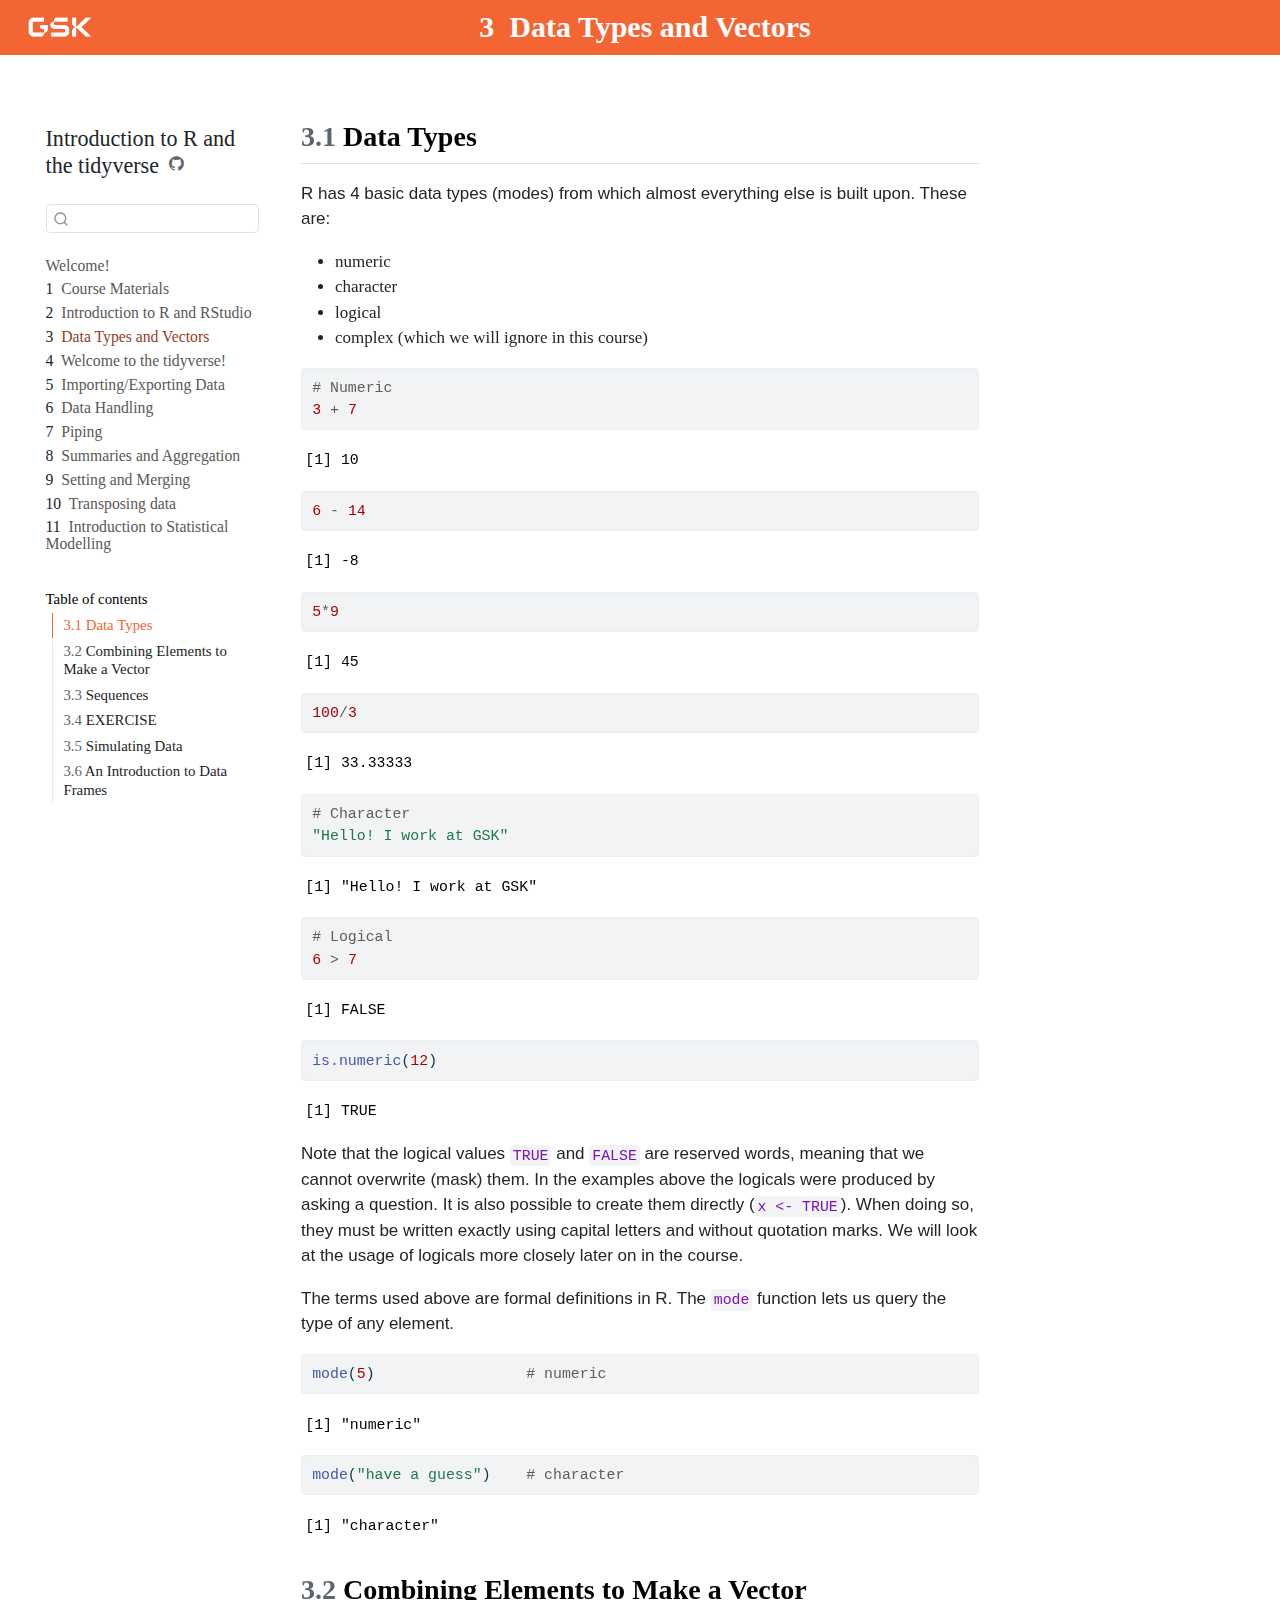
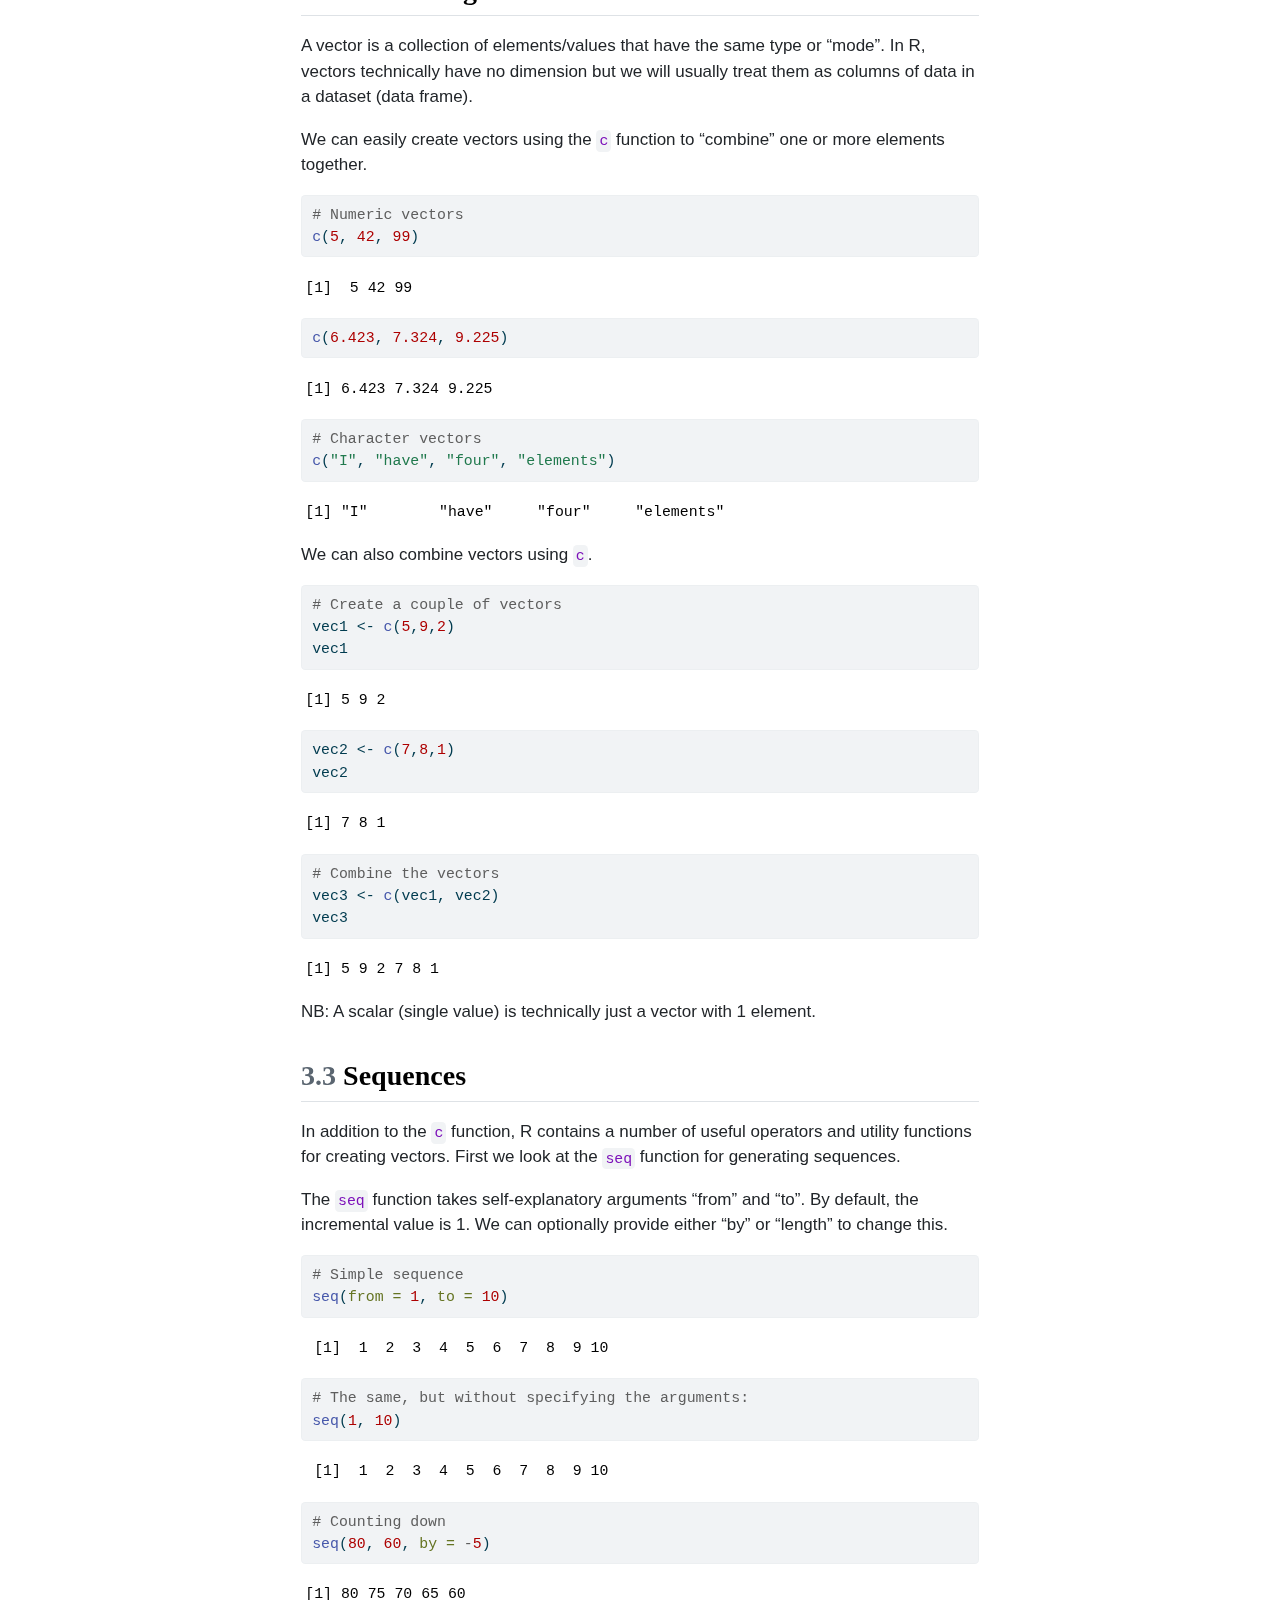
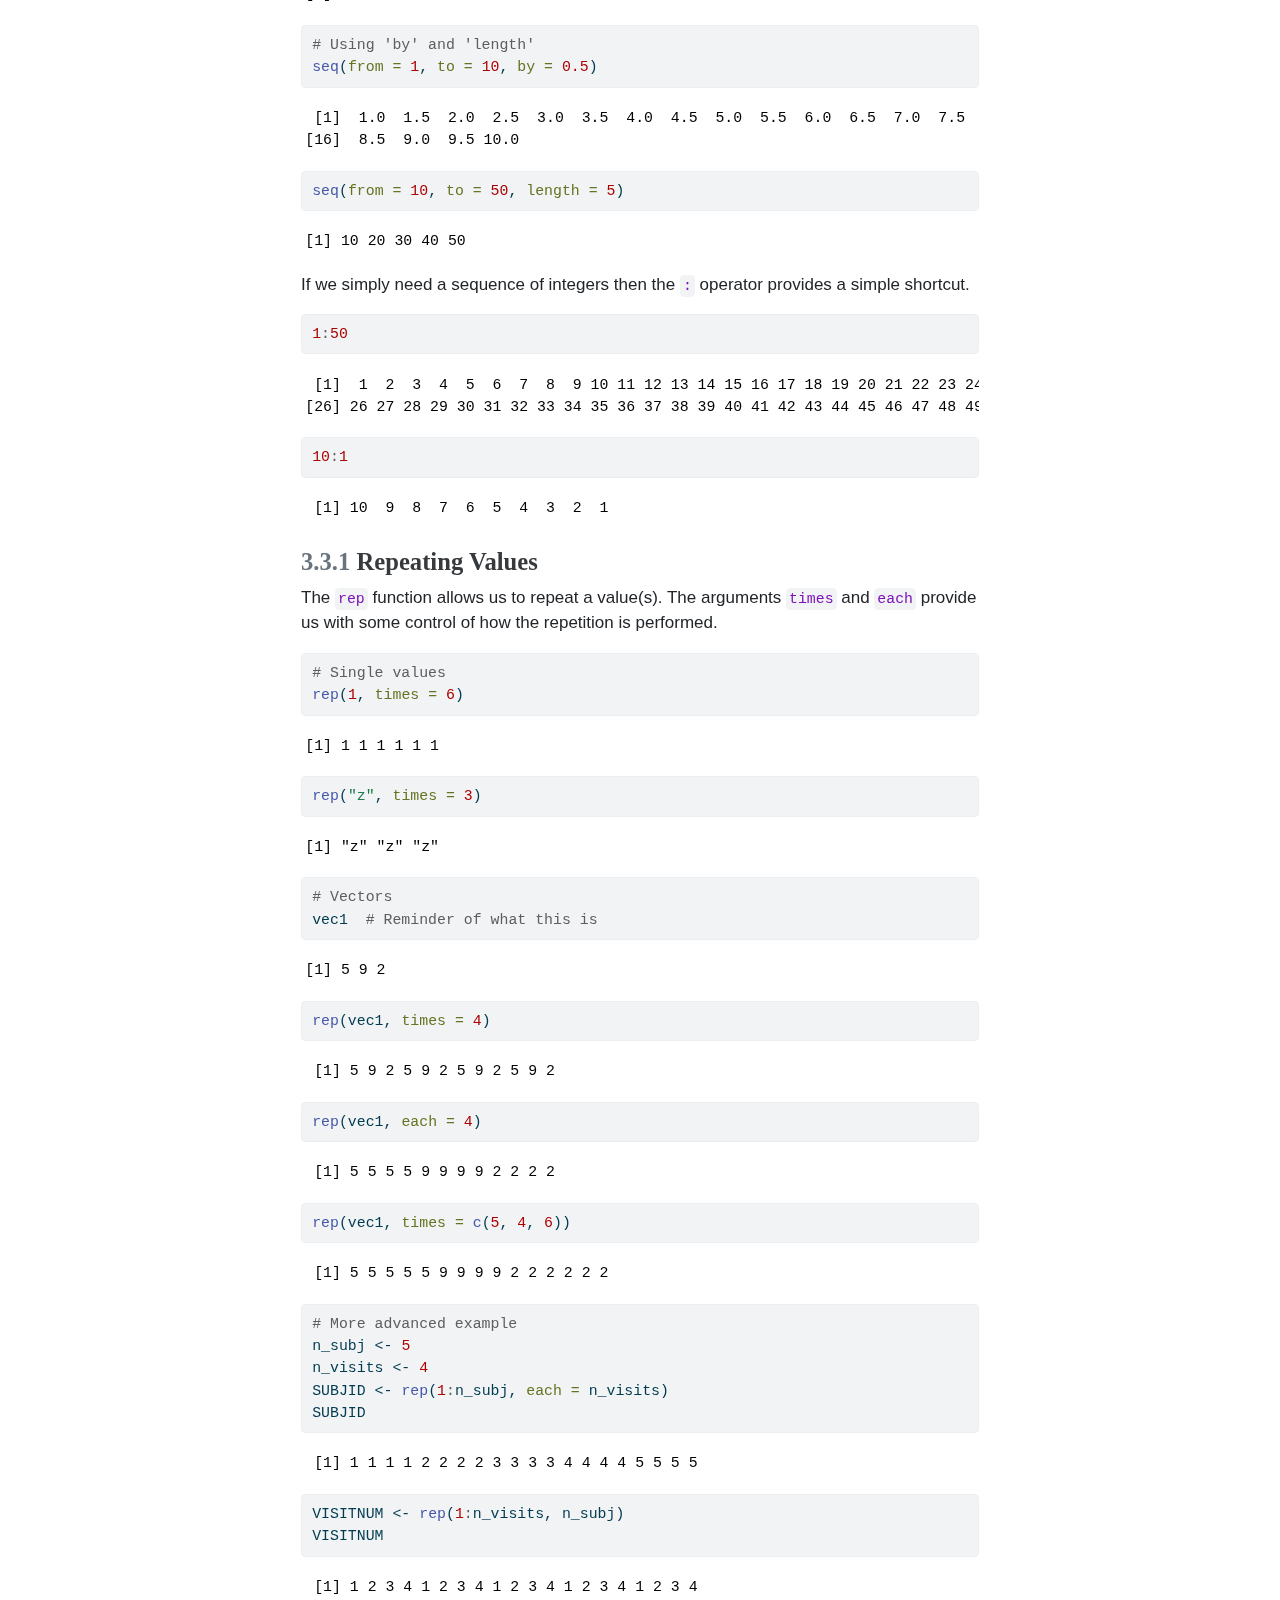
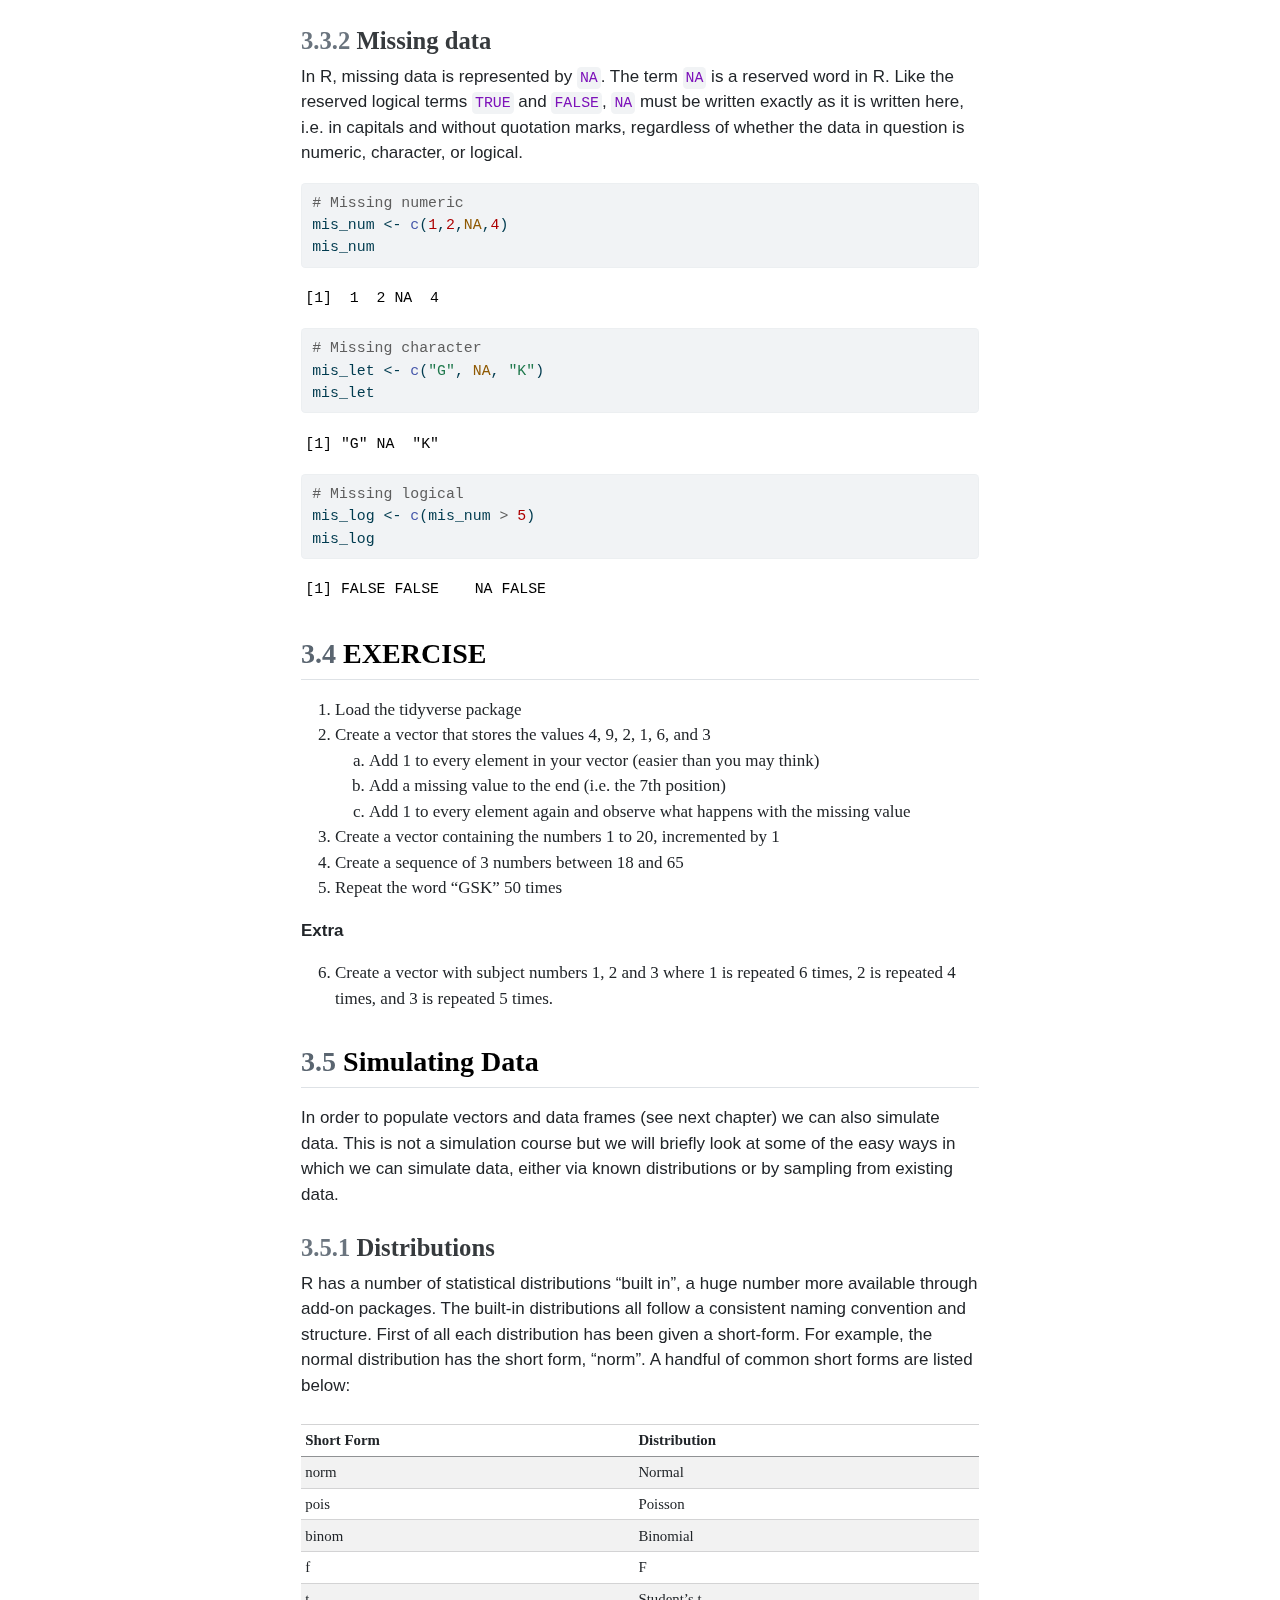
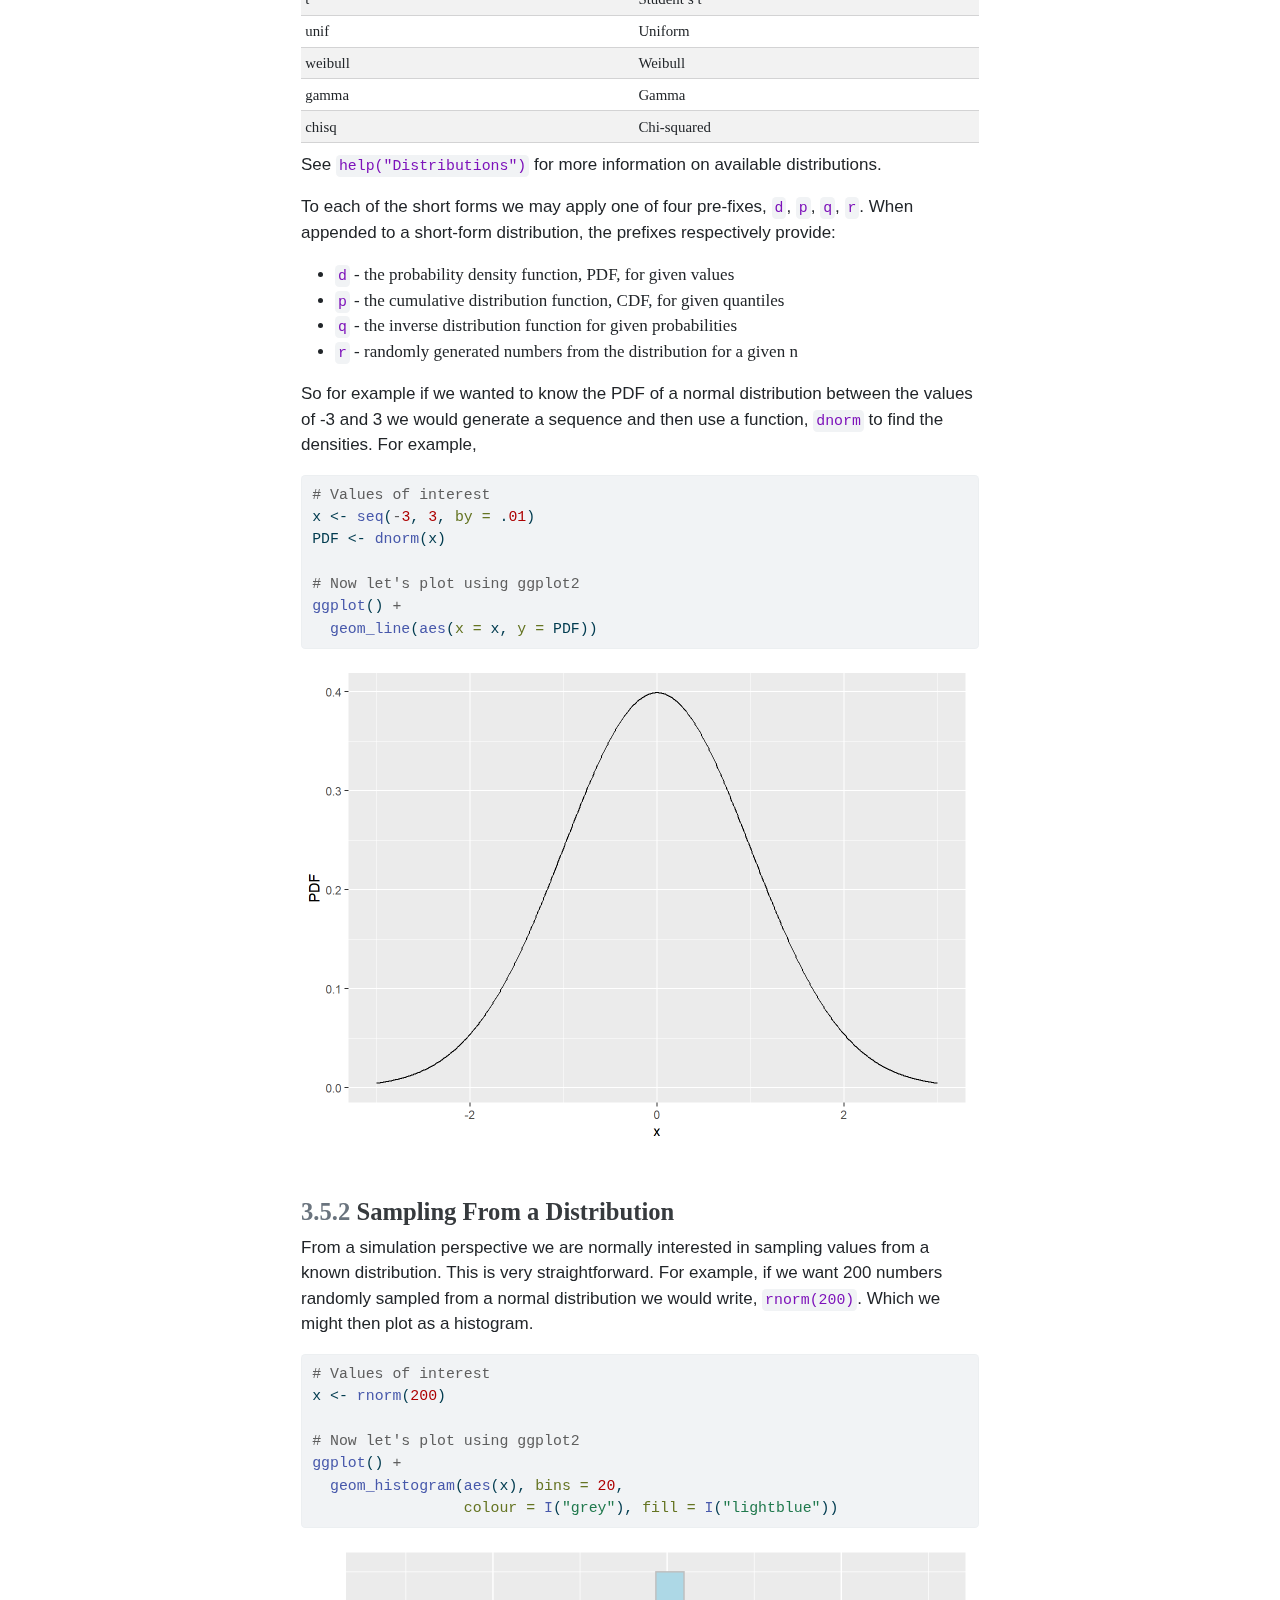
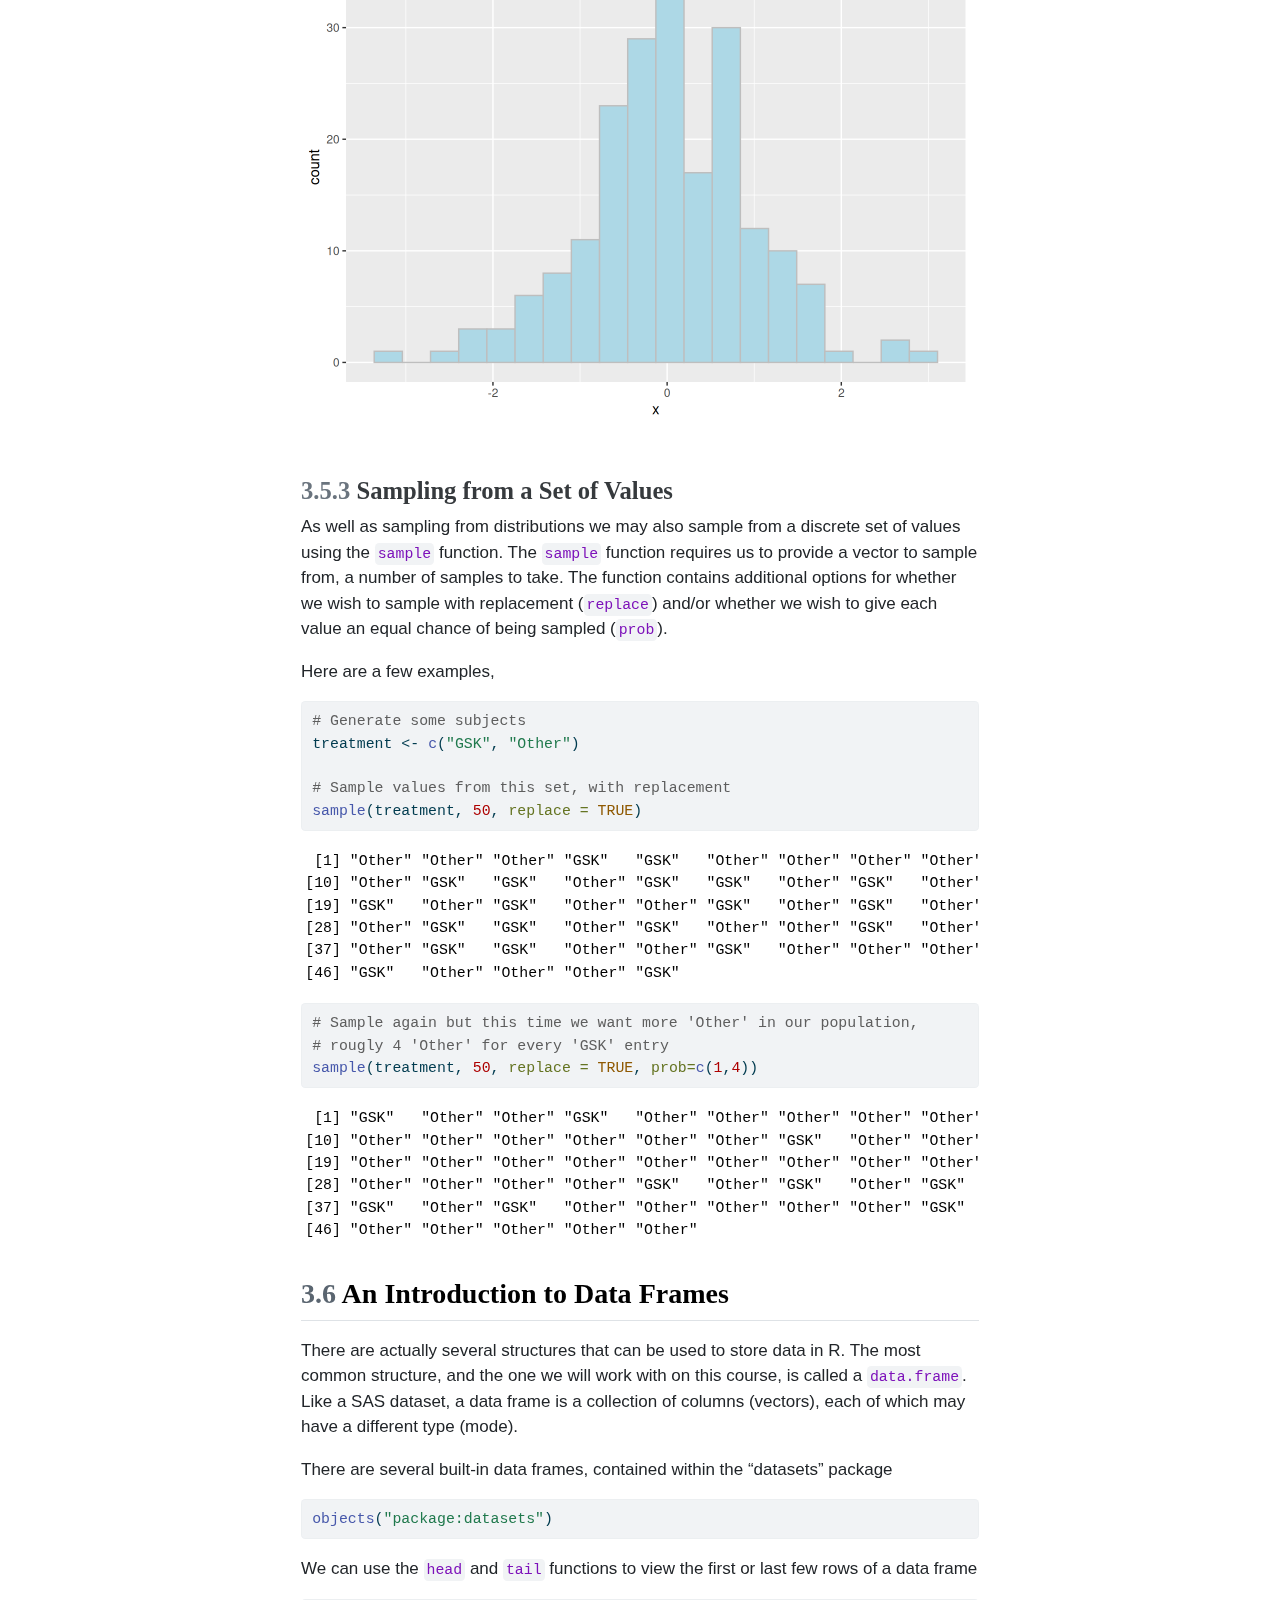
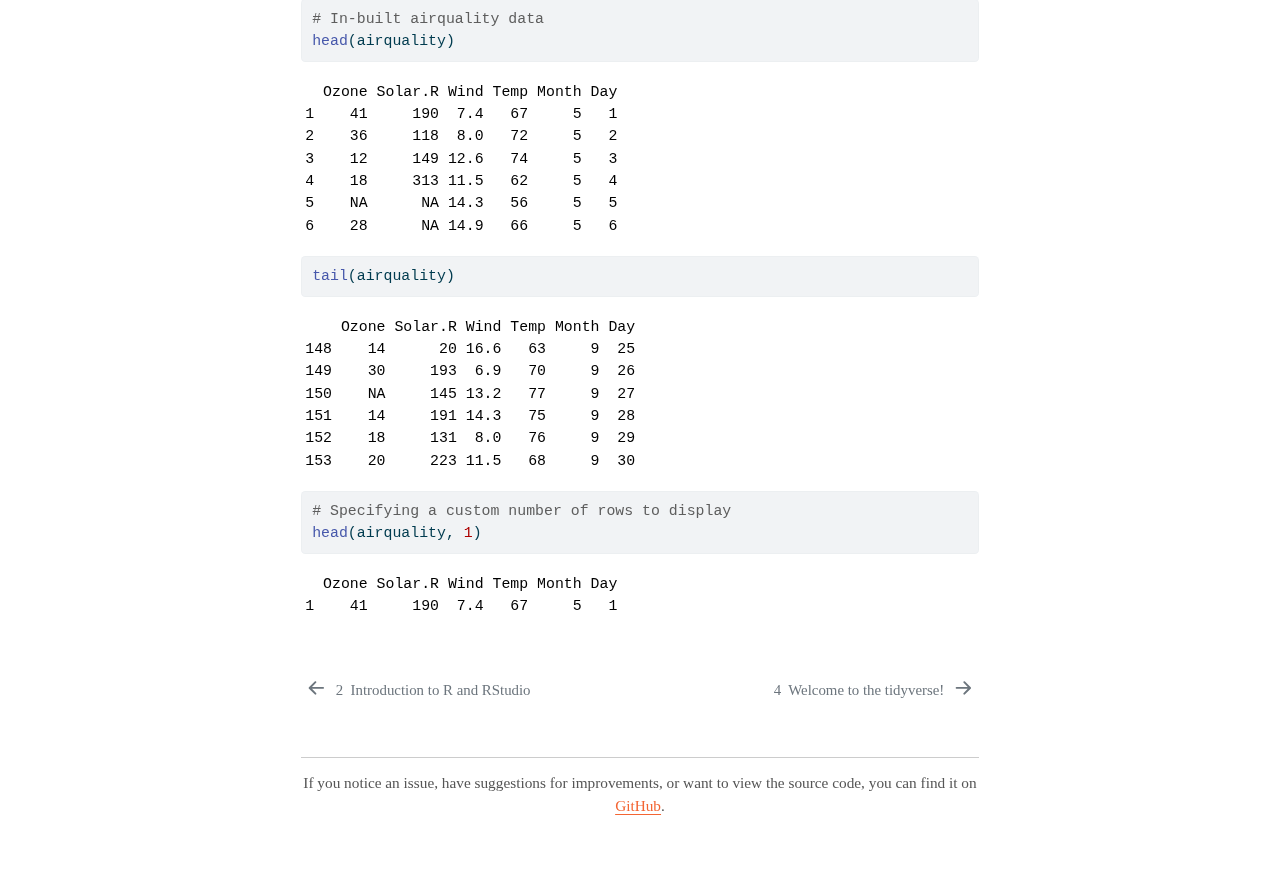
<file: 03_vectors.html>
<!DOCTYPE html>
<html xmlns="http://www.w3.org/1999/xhtml" lang="en" xml:lang="en"><head>

<meta charset="utf-8">
<meta name="generator" content="quarto-1.8.26">

<meta name="viewport" content="width=device-width, initial-scale=1.0, user-scalable=yes">


<title>3&nbsp; Data Types and Vectors – Introduction to R and the tidyverse</title>
<style>
code{white-space: pre-wrap;}
span.smallcaps{font-variant: small-caps;}
div.columns{display: flex; gap: min(4vw, 1.5em);}
div.column{flex: auto; overflow-x: auto;}
div.hanging-indent{margin-left: 1.5em; text-indent: -1.5em;}
ul.task-list{list-style: none;}
ul.task-list li input[type="checkbox"] {
  width: 0.8em;
  margin: 0 0.8em 0.2em -1em; /* quarto-specific, see https://github.com/quarto-dev/quarto-cli/issues/4556 */ 
  vertical-align: middle;
}
/* CSS for syntax highlighting */
html { -webkit-text-size-adjust: 100%; }
pre > code.sourceCode { white-space: pre; position: relative; }
pre > code.sourceCode > span { display: inline-block; line-height: 1.25; }
pre > code.sourceCode > span:empty { height: 1.2em; }
.sourceCode { overflow: visible; }
code.sourceCode > span { color: inherit; text-decoration: inherit; }
div.sourceCode { margin: 1em 0; }
pre.sourceCode { margin: 0; }
@media screen {
div.sourceCode { overflow: auto; }
}
@media print {
pre > code.sourceCode { white-space: pre-wrap; }
pre > code.sourceCode > span { text-indent: -5em; padding-left: 5em; }
}
pre.numberSource code
  { counter-reset: source-line 0; }
pre.numberSource code > span
  { position: relative; left: -4em; counter-increment: source-line; }
pre.numberSource code > span > a:first-child::before
  { content: counter(source-line);
    position: relative; left: -1em; text-align: right; vertical-align: baseline;
    border: none; display: inline-block;
    -webkit-touch-callout: none; -webkit-user-select: none;
    -khtml-user-select: none; -moz-user-select: none;
    -ms-user-select: none; user-select: none;
    padding: 0 4px; width: 4em;
  }
pre.numberSource { margin-left: 3em;  padding-left: 4px; }
div.sourceCode
  {   }
@media screen {
pre > code.sourceCode > span > a:first-child::before { text-decoration: underline; }
}
</style>


<script src="site_libs/quarto-nav/quarto-nav.js"></script>
<script src="site_libs/quarto-nav/headroom.min.js"></script>
<script src="site_libs/clipboard/clipboard.min.js"></script>
<script src="site_libs/quarto-search/autocomplete.umd.js"></script>
<script src="site_libs/quarto-search/fuse.min.js"></script>
<script src="site_libs/quarto-search/quarto-search.js"></script>
<meta name="quarto:offset" content="./">
<link href="./04_data_frames.html" rel="next">
<link href="./02_r_rstudio.html" rel="prev">
<script src="site_libs/quarto-html/quarto.js" type="module"></script>
<script src="site_libs/quarto-html/tabsets/tabsets.js" type="module"></script>
<script src="site_libs/quarto-html/axe/axe-check.js" type="module"></script>
<script src="site_libs/quarto-html/popper.min.js"></script>
<script src="site_libs/quarto-html/tippy.umd.min.js"></script>
<script src="site_libs/quarto-html/anchor.min.js"></script>
<link href="site_libs/quarto-html/tippy.css" rel="stylesheet">
<link href="site_libs/quarto-html/quarto-syntax-highlighting-587c61ba64f3a5504c4d52d930310e48.css" rel="stylesheet" id="quarto-text-highlighting-styles">
<script src="site_libs/bootstrap/bootstrap.min.js"></script>
<link href="site_libs/bootstrap/bootstrap-icons.css" rel="stylesheet">
<link href="site_libs/bootstrap/bootstrap-32bce8da1c2aa395c96c61ee6d875ccc.min.css" rel="stylesheet" append-hash="true" id="quarto-bootstrap" data-mode="light">
<script id="quarto-search-options" type="application/json">{
  "location": "sidebar",
  "copy-button": false,
  "collapse-after": 3,
  "panel-placement": "start",
  "type": "textbox",
  "limit": 50,
  "keyboard-shortcut": [
    "f",
    "/",
    "s"
  ],
  "show-item-context": false,
  "language": {
    "search-no-results-text": "No results",
    "search-matching-documents-text": "matching documents",
    "search-copy-link-title": "Copy link to search",
    "search-hide-matches-text": "Hide additional matches",
    "search-more-match-text": "more match in this document",
    "search-more-matches-text": "more matches in this document",
    "search-clear-button-title": "Clear",
    "search-text-placeholder": "",
    "search-detached-cancel-button-title": "Cancel",
    "search-submit-button-title": "Submit",
    "search-label": "Search"
  }
}</script>
<style>html{ scroll-behavior: smooth; }</style>


</head>

<body class="nav-sidebar floating quarto-light">

<div id="quarto-search-results"></div>
  <header id="quarto-header" class="headroom fixed-top quarto-banner">
  <nav class="quarto-secondary-nav">
    <div class="container-fluid d-flex">
      <button type="button" class="quarto-btn-toggle btn" data-bs-toggle="collapse" role="button" data-bs-target=".quarto-sidebar-collapse-item" aria-controls="quarto-sidebar" aria-expanded="false" aria-label="Toggle sidebar navigation" onclick="if (window.quartoToggleHeadroom) { window.quartoToggleHeadroom(); }">
        <i class="bi bi-layout-text-sidebar-reverse"></i>
      </button>
        <nav class="quarto-page-breadcrumbs" aria-label="breadcrumb"><ol class="breadcrumb"><li class="breadcrumb-item"><a href="./03_vectors.html"><span class="chapter-number">3</span>&nbsp; <span class="chapter-title">Data Types and Vectors</span></a></li></ol></nav>
        <a class="flex-grow-1" role="navigation" data-bs-toggle="collapse" data-bs-target=".quarto-sidebar-collapse-item" aria-controls="quarto-sidebar" aria-expanded="false" aria-label="Toggle sidebar navigation" onclick="if (window.quartoToggleHeadroom) { window.quartoToggleHeadroom(); }">      
        </a>
      <button type="button" class="btn quarto-search-button" aria-label="Search" onclick="window.quartoOpenSearch();">
        <i class="bi bi-search"></i>
      </button>
    </div>
  </nav>
</header>
<!-- content -->
<header id="title-block-header" class="quarto-title-block default toc-left page-columns page-full">
  <div class="quarto-title-banner page-columns page-full">
    <div class="quarto-title column-body">
      <h1 class="title"><span class="chapter-number">3</span>&nbsp; <span class="chapter-title">Data Types and Vectors</span></h1>
                      </div>
  </div>
    
  
  <div class="quarto-title-meta">

      
    
      
    </div>
    
  
  </header><div id="quarto-content" class="quarto-container page-columns page-rows-contents page-layout-article">
<!-- sidebar -->
  <nav id="quarto-sidebar" class="sidebar collapse collapse-horizontal quarto-sidebar-collapse-item sidebar-navigation floating overflow-auto">
    <div class="pt-lg-2 mt-2 text-left sidebar-header">
    <div class="sidebar-title mb-0 py-0">
      <a href="./">Introduction to R and the tidyverse</a> 
        <div class="sidebar-tools-main">
    <a href="https://github.com/GSK-Biostatistics/intro_to_r_and_the_tidyverse_training" title="Source Code" class="quarto-navigation-tool px-1" aria-label="Source Code"><i class="bi bi-github"></i></a>
</div>
    </div>
      </div>
        <div class="mt-2 flex-shrink-0 align-items-center">
        <div class="sidebar-search">
        <div id="quarto-search" class="" title="Search"></div>
        </div>
        </div>
    <div class="sidebar-menu-container"> 
    <ul class="list-unstyled mt-1">
        <li class="sidebar-item">
  <div class="sidebar-item-container"> 
  <a href="./index.html" class="sidebar-item-text sidebar-link">
 <span class="menu-text">Welcome!</span></a>
  </div>
</li>
        <li class="sidebar-item">
  <div class="sidebar-item-container"> 
  <a href="./01_materials_external.html" class="sidebar-item-text sidebar-link">
 <span class="menu-text"><span class="chapter-number">1</span>&nbsp; <span class="chapter-title">Course Materials</span></span></a>
  </div>
</li>
        <li class="sidebar-item">
  <div class="sidebar-item-container"> 
  <a href="./02_r_rstudio.html" class="sidebar-item-text sidebar-link">
 <span class="menu-text"><span class="chapter-number">2</span>&nbsp; <span class="chapter-title">Introduction to R and RStudio</span></span></a>
  </div>
</li>
        <li class="sidebar-item">
  <div class="sidebar-item-container"> 
  <a href="./03_vectors.html" class="sidebar-item-text sidebar-link active">
 <span class="menu-text"><span class="chapter-number">3</span>&nbsp; <span class="chapter-title">Data Types and Vectors</span></span></a>
  </div>
</li>
        <li class="sidebar-item">
  <div class="sidebar-item-container"> 
  <a href="./04_data_frames.html" class="sidebar-item-text sidebar-link">
 <span class="menu-text"><span class="chapter-number">4</span>&nbsp; <span class="chapter-title">Welcome to the tidyverse!</span></span></a>
  </div>
</li>
        <li class="sidebar-item">
  <div class="sidebar-item-container"> 
  <a href="./05_importing_and_exporting_data.html" class="sidebar-item-text sidebar-link">
 <span class="menu-text"><span class="chapter-number">5</span>&nbsp; <span class="chapter-title">Importing/Exporting Data</span></span></a>
  </div>
</li>
        <li class="sidebar-item">
  <div class="sidebar-item-container"> 
  <a href="./06_basic_data_processing.html" class="sidebar-item-text sidebar-link">
 <span class="menu-text"><span class="chapter-number">6</span>&nbsp; <span class="chapter-title">Data Handling</span></span></a>
  </div>
</li>
        <li class="sidebar-item">
  <div class="sidebar-item-container"> 
  <a href="./07_magrittr.html" class="sidebar-item-text sidebar-link">
 <span class="menu-text"><span class="chapter-number">7</span>&nbsp; <span class="chapter-title">Piping</span></span></a>
  </div>
</li>
        <li class="sidebar-item">
  <div class="sidebar-item-container"> 
  <a href="./08_summaries_aggregation.html" class="sidebar-item-text sidebar-link">
 <span class="menu-text"><span class="chapter-number">8</span>&nbsp; <span class="chapter-title">Summaries and Aggregation</span></span></a>
  </div>
</li>
        <li class="sidebar-item">
  <div class="sidebar-item-container"> 
  <a href="./09_setting_merging.html" class="sidebar-item-text sidebar-link">
 <span class="menu-text"><span class="chapter-number">9</span>&nbsp; <span class="chapter-title">Setting and Merging</span></span></a>
  </div>
</li>
        <li class="sidebar-item">
  <div class="sidebar-item-container"> 
  <a href="./10_transposing.html" class="sidebar-item-text sidebar-link">
 <span class="menu-text"><span class="chapter-number">10</span>&nbsp; <span class="chapter-title">Transposing data</span></span></a>
  </div>
</li>
        <li class="sidebar-item">
  <div class="sidebar-item-container"> 
  <a href="./11_statistical_modelling.html" class="sidebar-item-text sidebar-link">
 <span class="menu-text"><span class="chapter-number">11</span>&nbsp; <span class="chapter-title">Introduction to Statistical Modelling</span></span></a>
  </div>
</li>
    </ul>
    </div>
    <nav id="TOC" role="doc-toc" class="toc-active">
    <h2 id="toc-title">Table of contents</h2>
   
  <ul>
  <li><a href="#data-types" id="toc-data-types" class="nav-link active" data-scroll-target="#data-types"><span class="header-section-number">3.1</span> Data Types</a></li>
  <li><a href="#combining-elements-to-make-a-vector" id="toc-combining-elements-to-make-a-vector" class="nav-link" data-scroll-target="#combining-elements-to-make-a-vector"><span class="header-section-number">3.2</span> Combining Elements to Make a Vector</a></li>
  <li><a href="#sequences" id="toc-sequences" class="nav-link" data-scroll-target="#sequences"><span class="header-section-number">3.3</span> Sequences</a>
  <ul class="collapse">
  <li><a href="#repeating-values" id="toc-repeating-values" class="nav-link" data-scroll-target="#repeating-values"><span class="header-section-number">3.3.1</span> Repeating Values</a></li>
  <li><a href="#missing-data" id="toc-missing-data" class="nav-link" data-scroll-target="#missing-data"><span class="header-section-number">3.3.2</span> Missing data</a></li>
  </ul></li>
  <li><a href="#vector" id="toc-vector" class="nav-link" data-scroll-target="#vector"><span class="header-section-number">3.4</span> EXERCISE</a></li>
  <li><a href="#simulating-data" id="toc-simulating-data" class="nav-link" data-scroll-target="#simulating-data"><span class="header-section-number">3.5</span> Simulating Data</a>
  <ul class="collapse">
  <li><a href="#distributions" id="toc-distributions" class="nav-link" data-scroll-target="#distributions"><span class="header-section-number">3.5.1</span> Distributions</a></li>
  <li><a href="#sampling-from-a-distribution" id="toc-sampling-from-a-distribution" class="nav-link" data-scroll-target="#sampling-from-a-distribution"><span class="header-section-number">3.5.2</span> Sampling From a Distribution</a></li>
  <li><a href="#sampling-from-a-set-of-values" id="toc-sampling-from-a-set-of-values" class="nav-link" data-scroll-target="#sampling-from-a-set-of-values"><span class="header-section-number">3.5.3</span> Sampling from a Set of Values</a></li>
  </ul></li>
  <li><a href="#an-introduction-to-data-frames" id="toc-an-introduction-to-data-frames" class="nav-link" data-scroll-target="#an-introduction-to-data-frames"><span class="header-section-number">3.6</span> An Introduction to Data Frames</a></li>
  </ul>
<div class="toc-actions"><ul></ul></div></nav>
</nav>
<div id="quarto-sidebar-glass" class="quarto-sidebar-collapse-item" data-bs-toggle="collapse" data-bs-target=".quarto-sidebar-collapse-item"></div>
<!-- margin-sidebar -->
    <div id="quarto-margin-sidebar" class="sidebar margin-sidebar zindex-bottom">
    </div>
<!-- main -->
<main class="content quarto-banner-title-block" id="quarto-document-content">





<section id="data-types" class="level2" data-number="3.1">
<h2 data-number="3.1" class="anchored" data-anchor-id="data-types"><span class="header-section-number">3.1</span> Data Types</h2>
<p>R has 4 basic data types (modes) from which almost everything else is built upon. These are:</p>
<ul>
<li>numeric</li>
<li>character</li>
<li>logical</li>
<li>complex (which we will ignore in this course)</li>
</ul>
<div class="cell">
<div class="code-copy-outer-scaffold"><div class="sourceCode cell-code" id="cb1"><pre class="sourceCode r code-with-copy"><code class="sourceCode r"><span id="cb1-1"><a href="#cb1-1" aria-hidden="true" tabindex="-1"></a><span class="co"># Numeric</span></span>
<span id="cb1-2"><a href="#cb1-2" aria-hidden="true" tabindex="-1"></a><span class="dv">3</span> <span class="sc">+</span> <span class="dv">7</span></span></code></pre></div><button title="Copy to Clipboard" class="code-copy-button"><i class="bi"></i></button></div>
<div class="cell-output cell-output-stdout">
<pre><code>[1] 10</code></pre>
</div>
<div class="code-copy-outer-scaffold"><div class="sourceCode cell-code" id="cb3"><pre class="sourceCode r code-with-copy"><code class="sourceCode r"><span id="cb3-1"><a href="#cb3-1" aria-hidden="true" tabindex="-1"></a><span class="dv">6</span> <span class="sc">-</span> <span class="dv">14</span></span></code></pre></div><button title="Copy to Clipboard" class="code-copy-button"><i class="bi"></i></button></div>
<div class="cell-output cell-output-stdout">
<pre><code>[1] -8</code></pre>
</div>
<div class="code-copy-outer-scaffold"><div class="sourceCode cell-code" id="cb5"><pre class="sourceCode r code-with-copy"><code class="sourceCode r"><span id="cb5-1"><a href="#cb5-1" aria-hidden="true" tabindex="-1"></a><span class="dv">5</span><span class="sc">*</span><span class="dv">9</span></span></code></pre></div><button title="Copy to Clipboard" class="code-copy-button"><i class="bi"></i></button></div>
<div class="cell-output cell-output-stdout">
<pre><code>[1] 45</code></pre>
</div>
<div class="code-copy-outer-scaffold"><div class="sourceCode cell-code" id="cb7"><pre class="sourceCode r code-with-copy"><code class="sourceCode r"><span id="cb7-1"><a href="#cb7-1" aria-hidden="true" tabindex="-1"></a><span class="dv">100</span><span class="sc">/</span><span class="dv">3</span></span></code></pre></div><button title="Copy to Clipboard" class="code-copy-button"><i class="bi"></i></button></div>
<div class="cell-output cell-output-stdout">
<pre><code>[1] 33.33333</code></pre>
</div>
<div class="code-copy-outer-scaffold"><div class="sourceCode cell-code" id="cb9"><pre class="sourceCode r code-with-copy"><code class="sourceCode r"><span id="cb9-1"><a href="#cb9-1" aria-hidden="true" tabindex="-1"></a><span class="co"># Character</span></span>
<span id="cb9-2"><a href="#cb9-2" aria-hidden="true" tabindex="-1"></a><span class="st">"Hello! I work at GSK"</span></span></code></pre></div><button title="Copy to Clipboard" class="code-copy-button"><i class="bi"></i></button></div>
<div class="cell-output cell-output-stdout">
<pre><code>[1] "Hello! I work at GSK"</code></pre>
</div>
<div class="code-copy-outer-scaffold"><div class="sourceCode cell-code" id="cb11"><pre class="sourceCode r code-with-copy"><code class="sourceCode r"><span id="cb11-1"><a href="#cb11-1" aria-hidden="true" tabindex="-1"></a><span class="co"># Logical</span></span>
<span id="cb11-2"><a href="#cb11-2" aria-hidden="true" tabindex="-1"></a><span class="dv">6</span> <span class="sc">&gt;</span> <span class="dv">7</span></span></code></pre></div><button title="Copy to Clipboard" class="code-copy-button"><i class="bi"></i></button></div>
<div class="cell-output cell-output-stdout">
<pre><code>[1] FALSE</code></pre>
</div>
<div class="code-copy-outer-scaffold"><div class="sourceCode cell-code" id="cb13"><pre class="sourceCode r code-with-copy"><code class="sourceCode r"><span id="cb13-1"><a href="#cb13-1" aria-hidden="true" tabindex="-1"></a><span class="fu">is.numeric</span>(<span class="dv">12</span>)</span></code></pre></div><button title="Copy to Clipboard" class="code-copy-button"><i class="bi"></i></button></div>
<div class="cell-output cell-output-stdout">
<pre><code>[1] TRUE</code></pre>
</div>
</div>
<p>Note that the logical values <code>TRUE</code> and <code>FALSE</code> are reserved words, meaning that we cannot overwrite (mask) them. In the examples above the logicals were produced by asking a question. It is also possible to create them directly (<code>x &lt;- TRUE</code>). When doing so, they must be written exactly using capital letters and without quotation marks. We will look at the usage of logicals more closely later on in the course.</p>
<p>The terms used above are formal definitions in R. The <code>mode</code> function lets us query the type of any element.</p>
<div class="cell">
<div class="code-copy-outer-scaffold"><div class="sourceCode cell-code" id="cb15"><pre class="sourceCode r code-with-copy"><code class="sourceCode r"><span id="cb15-1"><a href="#cb15-1" aria-hidden="true" tabindex="-1"></a><span class="fu">mode</span>(<span class="dv">5</span>)                 <span class="co"># numeric</span></span></code></pre></div><button title="Copy to Clipboard" class="code-copy-button"><i class="bi"></i></button></div>
<div class="cell-output cell-output-stdout">
<pre><code>[1] "numeric"</code></pre>
</div>
<div class="code-copy-outer-scaffold"><div class="sourceCode cell-code" id="cb17"><pre class="sourceCode r code-with-copy"><code class="sourceCode r"><span id="cb17-1"><a href="#cb17-1" aria-hidden="true" tabindex="-1"></a><span class="fu">mode</span>(<span class="st">"have a guess"</span>)    <span class="co"># character</span></span></code></pre></div><button title="Copy to Clipboard" class="code-copy-button"><i class="bi"></i></button></div>
<div class="cell-output cell-output-stdout">
<pre><code>[1] "character"</code></pre>
</div>
</div>
</section>
<section id="combining-elements-to-make-a-vector" class="level2" data-number="3.2">
<h2 data-number="3.2" class="anchored" data-anchor-id="combining-elements-to-make-a-vector"><span class="header-section-number">3.2</span> Combining Elements to Make a Vector</h2>
<p>A vector is a collection of elements/values that have the same type or “mode”. In R, vectors technically have no dimension but we will usually treat them as columns of data in a dataset (data frame).</p>
<p>We can easily create vectors using the <code>c</code> function to “combine” one or more elements together.</p>
<div class="cell">
<div class="code-copy-outer-scaffold"><div class="sourceCode cell-code" id="cb19"><pre class="sourceCode r code-with-copy"><code class="sourceCode r"><span id="cb19-1"><a href="#cb19-1" aria-hidden="true" tabindex="-1"></a><span class="co"># Numeric vectors</span></span>
<span id="cb19-2"><a href="#cb19-2" aria-hidden="true" tabindex="-1"></a><span class="fu">c</span>(<span class="dv">5</span>, <span class="dv">42</span>, <span class="dv">99</span>)</span></code></pre></div><button title="Copy to Clipboard" class="code-copy-button"><i class="bi"></i></button></div>
<div class="cell-output cell-output-stdout">
<pre><code>[1]  5 42 99</code></pre>
</div>
<div class="code-copy-outer-scaffold"><div class="sourceCode cell-code" id="cb21"><pre class="sourceCode r code-with-copy"><code class="sourceCode r"><span id="cb21-1"><a href="#cb21-1" aria-hidden="true" tabindex="-1"></a><span class="fu">c</span>(<span class="fl">6.423</span>, <span class="fl">7.324</span>, <span class="fl">9.225</span>)</span></code></pre></div><button title="Copy to Clipboard" class="code-copy-button"><i class="bi"></i></button></div>
<div class="cell-output cell-output-stdout">
<pre><code>[1] 6.423 7.324 9.225</code></pre>
</div>
<div class="code-copy-outer-scaffold"><div class="sourceCode cell-code" id="cb23"><pre class="sourceCode r code-with-copy"><code class="sourceCode r"><span id="cb23-1"><a href="#cb23-1" aria-hidden="true" tabindex="-1"></a><span class="co"># Character vectors</span></span>
<span id="cb23-2"><a href="#cb23-2" aria-hidden="true" tabindex="-1"></a><span class="fu">c</span>(<span class="st">"I"</span>, <span class="st">"have"</span>, <span class="st">"four"</span>, <span class="st">"elements"</span>)</span></code></pre></div><button title="Copy to Clipboard" class="code-copy-button"><i class="bi"></i></button></div>
<div class="cell-output cell-output-stdout">
<pre><code>[1] "I"        "have"     "four"     "elements"</code></pre>
</div>
</div>
<p>We can also combine vectors using <code>c</code>.</p>
<div class="cell">
<div class="code-copy-outer-scaffold"><div class="sourceCode cell-code" id="cb25"><pre class="sourceCode r code-with-copy"><code class="sourceCode r"><span id="cb25-1"><a href="#cb25-1" aria-hidden="true" tabindex="-1"></a><span class="co"># Create a couple of vectors</span></span>
<span id="cb25-2"><a href="#cb25-2" aria-hidden="true" tabindex="-1"></a>vec1 <span class="ot">&lt;-</span> <span class="fu">c</span>(<span class="dv">5</span>,<span class="dv">9</span>,<span class="dv">2</span>)</span>
<span id="cb25-3"><a href="#cb25-3" aria-hidden="true" tabindex="-1"></a>vec1</span></code></pre></div><button title="Copy to Clipboard" class="code-copy-button"><i class="bi"></i></button></div>
<div class="cell-output cell-output-stdout">
<pre><code>[1] 5 9 2</code></pre>
</div>
<div class="code-copy-outer-scaffold"><div class="sourceCode cell-code" id="cb27"><pre class="sourceCode r code-with-copy"><code class="sourceCode r"><span id="cb27-1"><a href="#cb27-1" aria-hidden="true" tabindex="-1"></a>vec2 <span class="ot">&lt;-</span> <span class="fu">c</span>(<span class="dv">7</span>,<span class="dv">8</span>,<span class="dv">1</span>)</span>
<span id="cb27-2"><a href="#cb27-2" aria-hidden="true" tabindex="-1"></a>vec2</span></code></pre></div><button title="Copy to Clipboard" class="code-copy-button"><i class="bi"></i></button></div>
<div class="cell-output cell-output-stdout">
<pre><code>[1] 7 8 1</code></pre>
</div>
<div class="code-copy-outer-scaffold"><div class="sourceCode cell-code" id="cb29"><pre class="sourceCode r code-with-copy"><code class="sourceCode r"><span id="cb29-1"><a href="#cb29-1" aria-hidden="true" tabindex="-1"></a><span class="co"># Combine the vectors</span></span>
<span id="cb29-2"><a href="#cb29-2" aria-hidden="true" tabindex="-1"></a>vec3 <span class="ot">&lt;-</span> <span class="fu">c</span>(vec1, vec2)</span>
<span id="cb29-3"><a href="#cb29-3" aria-hidden="true" tabindex="-1"></a>vec3</span></code></pre></div><button title="Copy to Clipboard" class="code-copy-button"><i class="bi"></i></button></div>
<div class="cell-output cell-output-stdout">
<pre><code>[1] 5 9 2 7 8 1</code></pre>
</div>
</div>
<p>NB: A scalar (single value) is technically just a vector with 1 element.</p>
</section>
<section id="sequences" class="level2" data-number="3.3">
<h2 data-number="3.3" class="anchored" data-anchor-id="sequences"><span class="header-section-number">3.3</span> Sequences</h2>
<p>In addition to the <code>c</code> function, R contains a number of useful operators and utility functions for creating vectors. First we look at the <code>seq</code> function for generating sequences.</p>
<p>The <code>seq</code> function takes self-explanatory arguments “from” and “to”. By default, the incremental value is 1. We can optionally provide either “by” or “length” to change this.</p>
<div class="cell">
<div class="code-copy-outer-scaffold"><div class="sourceCode cell-code" id="cb31"><pre class="sourceCode r code-with-copy"><code class="sourceCode r"><span id="cb31-1"><a href="#cb31-1" aria-hidden="true" tabindex="-1"></a><span class="co"># Simple sequence</span></span>
<span id="cb31-2"><a href="#cb31-2" aria-hidden="true" tabindex="-1"></a><span class="fu">seq</span>(<span class="at">from =</span> <span class="dv">1</span>, <span class="at">to =</span> <span class="dv">10</span>)</span></code></pre></div><button title="Copy to Clipboard" class="code-copy-button"><i class="bi"></i></button></div>
<div class="cell-output cell-output-stdout">
<pre><code> [1]  1  2  3  4  5  6  7  8  9 10</code></pre>
</div>
<div class="code-copy-outer-scaffold"><div class="sourceCode cell-code" id="cb33"><pre class="sourceCode r code-with-copy"><code class="sourceCode r"><span id="cb33-1"><a href="#cb33-1" aria-hidden="true" tabindex="-1"></a><span class="co"># The same, but without specifying the arguments:</span></span>
<span id="cb33-2"><a href="#cb33-2" aria-hidden="true" tabindex="-1"></a><span class="fu">seq</span>(<span class="dv">1</span>, <span class="dv">10</span>)</span></code></pre></div><button title="Copy to Clipboard" class="code-copy-button"><i class="bi"></i></button></div>
<div class="cell-output cell-output-stdout">
<pre><code> [1]  1  2  3  4  5  6  7  8  9 10</code></pre>
</div>
<div class="code-copy-outer-scaffold"><div class="sourceCode cell-code" id="cb35"><pre class="sourceCode r code-with-copy"><code class="sourceCode r"><span id="cb35-1"><a href="#cb35-1" aria-hidden="true" tabindex="-1"></a><span class="co"># Counting down</span></span>
<span id="cb35-2"><a href="#cb35-2" aria-hidden="true" tabindex="-1"></a><span class="fu">seq</span>(<span class="dv">80</span>, <span class="dv">60</span>, <span class="at">by =</span> <span class="sc">-</span><span class="dv">5</span>)</span></code></pre></div><button title="Copy to Clipboard" class="code-copy-button"><i class="bi"></i></button></div>
<div class="cell-output cell-output-stdout">
<pre><code>[1] 80 75 70 65 60</code></pre>
</div>
<div class="code-copy-outer-scaffold"><div class="sourceCode cell-code" id="cb37"><pre class="sourceCode r code-with-copy"><code class="sourceCode r"><span id="cb37-1"><a href="#cb37-1" aria-hidden="true" tabindex="-1"></a><span class="co"># Using 'by' and 'length'</span></span>
<span id="cb37-2"><a href="#cb37-2" aria-hidden="true" tabindex="-1"></a><span class="fu">seq</span>(<span class="at">from =</span> <span class="dv">1</span>, <span class="at">to =</span> <span class="dv">10</span>, <span class="at">by =</span> <span class="fl">0.5</span>)</span></code></pre></div><button title="Copy to Clipboard" class="code-copy-button"><i class="bi"></i></button></div>
<div class="cell-output cell-output-stdout">
<pre><code> [1]  1.0  1.5  2.0  2.5  3.0  3.5  4.0  4.5  5.0  5.5  6.0  6.5  7.0  7.5  8.0
[16]  8.5  9.0  9.5 10.0</code></pre>
</div>
<div class="code-copy-outer-scaffold"><div class="sourceCode cell-code" id="cb39"><pre class="sourceCode r code-with-copy"><code class="sourceCode r"><span id="cb39-1"><a href="#cb39-1" aria-hidden="true" tabindex="-1"></a><span class="fu">seq</span>(<span class="at">from =</span> <span class="dv">10</span>, <span class="at">to =</span> <span class="dv">50</span>, <span class="at">length =</span> <span class="dv">5</span>)</span></code></pre></div><button title="Copy to Clipboard" class="code-copy-button"><i class="bi"></i></button></div>
<div class="cell-output cell-output-stdout">
<pre><code>[1] 10 20 30 40 50</code></pre>
</div>
</div>
<p>If we simply need a sequence of integers then the <code>:</code> operator provides a simple shortcut.</p>
<div class="cell">
<div class="code-copy-outer-scaffold"><div class="sourceCode cell-code" id="cb41"><pre class="sourceCode r code-with-copy"><code class="sourceCode r"><span id="cb41-1"><a href="#cb41-1" aria-hidden="true" tabindex="-1"></a><span class="dv">1</span><span class="sc">:</span><span class="dv">50</span></span></code></pre></div><button title="Copy to Clipboard" class="code-copy-button"><i class="bi"></i></button></div>
<div class="cell-output cell-output-stdout">
<pre><code> [1]  1  2  3  4  5  6  7  8  9 10 11 12 13 14 15 16 17 18 19 20 21 22 23 24 25
[26] 26 27 28 29 30 31 32 33 34 35 36 37 38 39 40 41 42 43 44 45 46 47 48 49 50</code></pre>
</div>
<div class="code-copy-outer-scaffold"><div class="sourceCode cell-code" id="cb43"><pre class="sourceCode r code-with-copy"><code class="sourceCode r"><span id="cb43-1"><a href="#cb43-1" aria-hidden="true" tabindex="-1"></a><span class="dv">10</span><span class="sc">:</span><span class="dv">1</span></span></code></pre></div><button title="Copy to Clipboard" class="code-copy-button"><i class="bi"></i></button></div>
<div class="cell-output cell-output-stdout">
<pre><code> [1] 10  9  8  7  6  5  4  3  2  1</code></pre>
</div>
</div>
<section id="repeating-values" class="level3" data-number="3.3.1">
<h3 data-number="3.3.1" class="anchored" data-anchor-id="repeating-values"><span class="header-section-number">3.3.1</span> Repeating Values</h3>
<p>The <code>rep</code> function allows us to repeat a value(s). The arguments <code>times</code> and <code>each</code> provide us with some control of how the repetition is performed.</p>
<div class="cell">
<div class="code-copy-outer-scaffold"><div class="sourceCode cell-code" id="cb45"><pre class="sourceCode r code-with-copy"><code class="sourceCode r"><span id="cb45-1"><a href="#cb45-1" aria-hidden="true" tabindex="-1"></a><span class="co"># Single values</span></span>
<span id="cb45-2"><a href="#cb45-2" aria-hidden="true" tabindex="-1"></a><span class="fu">rep</span>(<span class="dv">1</span>, <span class="at">times =</span> <span class="dv">6</span>)</span></code></pre></div><button title="Copy to Clipboard" class="code-copy-button"><i class="bi"></i></button></div>
<div class="cell-output cell-output-stdout">
<pre><code>[1] 1 1 1 1 1 1</code></pre>
</div>
<div class="code-copy-outer-scaffold"><div class="sourceCode cell-code" id="cb47"><pre class="sourceCode r code-with-copy"><code class="sourceCode r"><span id="cb47-1"><a href="#cb47-1" aria-hidden="true" tabindex="-1"></a><span class="fu">rep</span>(<span class="st">"z"</span>, <span class="at">times =</span> <span class="dv">3</span>)</span></code></pre></div><button title="Copy to Clipboard" class="code-copy-button"><i class="bi"></i></button></div>
<div class="cell-output cell-output-stdout">
<pre><code>[1] "z" "z" "z"</code></pre>
</div>
<div class="code-copy-outer-scaffold"><div class="sourceCode cell-code" id="cb49"><pre class="sourceCode r code-with-copy"><code class="sourceCode r"><span id="cb49-1"><a href="#cb49-1" aria-hidden="true" tabindex="-1"></a><span class="co"># Vectors</span></span>
<span id="cb49-2"><a href="#cb49-2" aria-hidden="true" tabindex="-1"></a>vec1  <span class="co"># Reminder of what this is</span></span></code></pre></div><button title="Copy to Clipboard" class="code-copy-button"><i class="bi"></i></button></div>
<div class="cell-output cell-output-stdout">
<pre><code>[1] 5 9 2</code></pre>
</div>
<div class="code-copy-outer-scaffold"><div class="sourceCode cell-code" id="cb51"><pre class="sourceCode r code-with-copy"><code class="sourceCode r"><span id="cb51-1"><a href="#cb51-1" aria-hidden="true" tabindex="-1"></a><span class="fu">rep</span>(vec1, <span class="at">times =</span> <span class="dv">4</span>)</span></code></pre></div><button title="Copy to Clipboard" class="code-copy-button"><i class="bi"></i></button></div>
<div class="cell-output cell-output-stdout">
<pre><code> [1] 5 9 2 5 9 2 5 9 2 5 9 2</code></pre>
</div>
<div class="code-copy-outer-scaffold"><div class="sourceCode cell-code" id="cb53"><pre class="sourceCode r code-with-copy"><code class="sourceCode r"><span id="cb53-1"><a href="#cb53-1" aria-hidden="true" tabindex="-1"></a><span class="fu">rep</span>(vec1, <span class="at">each =</span> <span class="dv">4</span>)</span></code></pre></div><button title="Copy to Clipboard" class="code-copy-button"><i class="bi"></i></button></div>
<div class="cell-output cell-output-stdout">
<pre><code> [1] 5 5 5 5 9 9 9 9 2 2 2 2</code></pre>
</div>
<div class="code-copy-outer-scaffold"><div class="sourceCode cell-code" id="cb55"><pre class="sourceCode r code-with-copy"><code class="sourceCode r"><span id="cb55-1"><a href="#cb55-1" aria-hidden="true" tabindex="-1"></a><span class="fu">rep</span>(vec1, <span class="at">times =</span> <span class="fu">c</span>(<span class="dv">5</span>, <span class="dv">4</span>, <span class="dv">6</span>))</span></code></pre></div><button title="Copy to Clipboard" class="code-copy-button"><i class="bi"></i></button></div>
<div class="cell-output cell-output-stdout">
<pre><code> [1] 5 5 5 5 5 9 9 9 9 2 2 2 2 2 2</code></pre>
</div>
<div class="code-copy-outer-scaffold"><div class="sourceCode cell-code" id="cb57"><pre class="sourceCode r code-with-copy"><code class="sourceCode r"><span id="cb57-1"><a href="#cb57-1" aria-hidden="true" tabindex="-1"></a><span class="co"># More advanced example</span></span>
<span id="cb57-2"><a href="#cb57-2" aria-hidden="true" tabindex="-1"></a>n_subj <span class="ot">&lt;-</span> <span class="dv">5</span></span>
<span id="cb57-3"><a href="#cb57-3" aria-hidden="true" tabindex="-1"></a>n_visits <span class="ot">&lt;-</span> <span class="dv">4</span></span>
<span id="cb57-4"><a href="#cb57-4" aria-hidden="true" tabindex="-1"></a>SUBJID <span class="ot">&lt;-</span> <span class="fu">rep</span>(<span class="dv">1</span><span class="sc">:</span>n_subj, <span class="at">each =</span> n_visits)</span>
<span id="cb57-5"><a href="#cb57-5" aria-hidden="true" tabindex="-1"></a>SUBJID</span></code></pre></div><button title="Copy to Clipboard" class="code-copy-button"><i class="bi"></i></button></div>
<div class="cell-output cell-output-stdout">
<pre><code> [1] 1 1 1 1 2 2 2 2 3 3 3 3 4 4 4 4 5 5 5 5</code></pre>
</div>
<div class="code-copy-outer-scaffold"><div class="sourceCode cell-code" id="cb59"><pre class="sourceCode r code-with-copy"><code class="sourceCode r"><span id="cb59-1"><a href="#cb59-1" aria-hidden="true" tabindex="-1"></a>VISITNUM <span class="ot">&lt;-</span> <span class="fu">rep</span>(<span class="dv">1</span><span class="sc">:</span>n_visits, n_subj)</span>
<span id="cb59-2"><a href="#cb59-2" aria-hidden="true" tabindex="-1"></a>VISITNUM</span></code></pre></div><button title="Copy to Clipboard" class="code-copy-button"><i class="bi"></i></button></div>
<div class="cell-output cell-output-stdout">
<pre><code> [1] 1 2 3 4 1 2 3 4 1 2 3 4 1 2 3 4 1 2 3 4</code></pre>
</div>
</div>
</section>
<section id="missing-data" class="level3" data-number="3.3.2">
<h3 data-number="3.3.2" class="anchored" data-anchor-id="missing-data"><span class="header-section-number">3.3.2</span> Missing data</h3>
<p>In R, missing data is represented by <code>NA</code>. The term <code>NA</code> is a reserved word in R. Like the reserved logical terms <code>TRUE</code> and <code>FALSE</code>, <code>NA</code> must be written exactly as it is written here, i.e.&nbsp;in capitals and without quotation marks, regardless of whether the data in question is numeric, character, or logical.</p>
<div class="cell">
<div class="code-copy-outer-scaffold"><div class="sourceCode cell-code" id="cb61"><pre class="sourceCode r code-with-copy"><code class="sourceCode r"><span id="cb61-1"><a href="#cb61-1" aria-hidden="true" tabindex="-1"></a><span class="co"># Missing numeric</span></span>
<span id="cb61-2"><a href="#cb61-2" aria-hidden="true" tabindex="-1"></a>mis_num <span class="ot">&lt;-</span> <span class="fu">c</span>(<span class="dv">1</span>,<span class="dv">2</span>,<span class="cn">NA</span>,<span class="dv">4</span>)</span>
<span id="cb61-3"><a href="#cb61-3" aria-hidden="true" tabindex="-1"></a>mis_num</span></code></pre></div><button title="Copy to Clipboard" class="code-copy-button"><i class="bi"></i></button></div>
<div class="cell-output cell-output-stdout">
<pre><code>[1]  1  2 NA  4</code></pre>
</div>
<div class="code-copy-outer-scaffold"><div class="sourceCode cell-code" id="cb63"><pre class="sourceCode r code-with-copy"><code class="sourceCode r"><span id="cb63-1"><a href="#cb63-1" aria-hidden="true" tabindex="-1"></a><span class="co"># Missing character</span></span>
<span id="cb63-2"><a href="#cb63-2" aria-hidden="true" tabindex="-1"></a>mis_let <span class="ot">&lt;-</span> <span class="fu">c</span>(<span class="st">"G"</span>, <span class="cn">NA</span>, <span class="st">"K"</span>)</span>
<span id="cb63-3"><a href="#cb63-3" aria-hidden="true" tabindex="-1"></a>mis_let</span></code></pre></div><button title="Copy to Clipboard" class="code-copy-button"><i class="bi"></i></button></div>
<div class="cell-output cell-output-stdout">
<pre><code>[1] "G" NA  "K"</code></pre>
</div>
<div class="code-copy-outer-scaffold"><div class="sourceCode cell-code" id="cb65"><pre class="sourceCode r code-with-copy"><code class="sourceCode r"><span id="cb65-1"><a href="#cb65-1" aria-hidden="true" tabindex="-1"></a><span class="co"># Missing logical</span></span>
<span id="cb65-2"><a href="#cb65-2" aria-hidden="true" tabindex="-1"></a>mis_log <span class="ot">&lt;-</span> <span class="fu">c</span>(mis_num <span class="sc">&gt;</span> <span class="dv">5</span>)</span>
<span id="cb65-3"><a href="#cb65-3" aria-hidden="true" tabindex="-1"></a>mis_log</span></code></pre></div><button title="Copy to Clipboard" class="code-copy-button"><i class="bi"></i></button></div>
<div class="cell-output cell-output-stdout">
<pre><code>[1] FALSE FALSE    NA FALSE</code></pre>
</div>
</div>
</section>
</section>
<section id="vector" class="level2" data-number="3.4">
<h2 data-number="3.4" class="anchored" data-anchor-id="vector"><span class="header-section-number">3.4</span> EXERCISE</h2>
<ol type="1">
<li>Load the tidyverse package</li>
<li>Create a vector that stores the values 4, 9, 2, 1, 6, and 3
<ol type="a">
<li>Add 1 to every element in your vector (easier than you may think)</li>
<li>Add a missing value to the end (i.e.&nbsp;the 7th position)</li>
<li>Add 1 to every element again and observe what happens with the missing value</li>
</ol></li>
<li>Create a vector containing the numbers 1 to 20, incremented by 1</li>
<li>Create a sequence of 3 numbers between 18 and 65</li>
<li>Repeat the word “GSK” 50 times</li>
</ol>
<p><strong>Extra</strong></p>
<ol start="6" type="1">
<li>Create a vector with subject numbers 1, 2 and 3 where 1 is repeated 6 times, 2 is repeated 4 times, and 3 is repeated 5 times.</li>
</ol>
</section>
<section id="simulating-data" class="level2" data-number="3.5">
<h2 data-number="3.5" class="anchored" data-anchor-id="simulating-data"><span class="header-section-number">3.5</span> Simulating Data</h2>
<p>In order to populate vectors and data frames (see next chapter) we can also simulate data. This is not a simulation course but we will briefly look at some of the easy ways in which we can simulate data, either via known distributions or by sampling from existing data.</p>
<section id="distributions" class="level3" data-number="3.5.1">
<h3 data-number="3.5.1" class="anchored" data-anchor-id="distributions"><span class="header-section-number">3.5.1</span> Distributions</h3>
<p>R has a number of statistical distributions “built in”, a huge number more available through add-on packages. The built-in distributions all follow a consistent naming convention and structure. First of all each distribution has been given a short-form. For example, the normal distribution has the short form, “norm”. A handful of common short forms are listed below:</p>
<div class="cell" data-table.attr="style='width:30%;'">
<div class="cell-output-display">
<table class="caption-top table table-sm table-striped small">
<thead>
<tr class="header">
<th style="text-align: left;">Short Form</th>
<th style="text-align: left;">Distribution</th>
</tr>
</thead>
<tbody>
<tr class="odd">
<td style="text-align: left;">norm</td>
<td style="text-align: left;">Normal</td>
</tr>
<tr class="even">
<td style="text-align: left;">pois</td>
<td style="text-align: left;">Poisson</td>
</tr>
<tr class="odd">
<td style="text-align: left;">binom</td>
<td style="text-align: left;">Binomial</td>
</tr>
<tr class="even">
<td style="text-align: left;">f</td>
<td style="text-align: left;">F</td>
</tr>
<tr class="odd">
<td style="text-align: left;">t</td>
<td style="text-align: left;">Student’s t</td>
</tr>
<tr class="even">
<td style="text-align: left;">unif</td>
<td style="text-align: left;">Uniform</td>
</tr>
<tr class="odd">
<td style="text-align: left;">weibull</td>
<td style="text-align: left;">Weibull</td>
</tr>
<tr class="even">
<td style="text-align: left;">gamma</td>
<td style="text-align: left;">Gamma</td>
</tr>
<tr class="odd">
<td style="text-align: left;">chisq</td>
<td style="text-align: left;">Chi-squared</td>
</tr>
</tbody>
</table>
</div>
</div>
<p>See <code>help("Distributions")</code> for more information on available distributions.</p>
<p>To each of the short forms we may apply one of four pre-fixes, <code>d</code>, <code>p</code>, <code>q</code>, <code>r</code>. When appended to a short-form distribution, the prefixes respectively provide:</p>
<ul>
<li><code>d</code> - the probability density function, PDF, for given values</li>
<li><code>p</code> - the cumulative distribution function, CDF, for given quantiles</li>
<li><code>q</code> - the inverse distribution function for given probabilities</li>
<li><code>r</code> - randomly generated numbers from the distribution for a given n</li>
</ul>
<p>So for example if we wanted to know the PDF of a normal distribution between the values of -3 and 3 we would generate a sequence and then use a function, <code>dnorm</code> to find the densities. For example,</p>
<div class="cell">
<div class="code-copy-outer-scaffold"><div class="sourceCode cell-code" id="cb67"><pre class="sourceCode r code-with-copy"><code class="sourceCode r"><span id="cb67-1"><a href="#cb67-1" aria-hidden="true" tabindex="-1"></a><span class="co"># Values of interest </span></span>
<span id="cb67-2"><a href="#cb67-2" aria-hidden="true" tabindex="-1"></a>x <span class="ot">&lt;-</span> <span class="fu">seq</span>(<span class="sc">-</span><span class="dv">3</span>, <span class="dv">3</span>, <span class="at">by =</span> .<span class="dv">01</span>)</span>
<span id="cb67-3"><a href="#cb67-3" aria-hidden="true" tabindex="-1"></a>PDF <span class="ot">&lt;-</span> <span class="fu">dnorm</span>(x)</span>
<span id="cb67-4"><a href="#cb67-4" aria-hidden="true" tabindex="-1"></a></span>
<span id="cb67-5"><a href="#cb67-5" aria-hidden="true" tabindex="-1"></a><span class="co"># Now let's plot using ggplot2</span></span>
<span id="cb67-6"><a href="#cb67-6" aria-hidden="true" tabindex="-1"></a><span class="fu">ggplot</span>() <span class="sc">+</span> </span>
<span id="cb67-7"><a href="#cb67-7" aria-hidden="true" tabindex="-1"></a>  <span class="fu">geom_line</span>(<span class="fu">aes</span>(<span class="at">x =</span> x, <span class="at">y =</span> PDF))</span></code></pre></div><button title="Copy to Clipboard" class="code-copy-button"><i class="bi"></i></button></div>
<div class="cell-output-display">
<div>
<figure class="figure">
<p><img src="03_vectors_files/figure-html/dist_eg-1.png" class="img-fluid figure-img" width="672"></p>
</figure>
</div>
</div>
</div>
</section>
<section id="sampling-from-a-distribution" class="level3" data-number="3.5.2">
<h3 data-number="3.5.2" class="anchored" data-anchor-id="sampling-from-a-distribution"><span class="header-section-number">3.5.2</span> Sampling From a Distribution</h3>
<p>From a simulation perspective we are normally interested in sampling values from a known distribution. This is very straightforward. For example, if we want 200 numbers randomly sampled from a normal distribution we would write, <code>rnorm(200)</code>. Which we might then plot as a histogram.</p>
<div class="cell">
<div class="code-copy-outer-scaffold"><div class="sourceCode cell-code" id="cb68"><pre class="sourceCode r code-with-copy"><code class="sourceCode r"><span id="cb68-1"><a href="#cb68-1" aria-hidden="true" tabindex="-1"></a><span class="co"># Values of interest </span></span>
<span id="cb68-2"><a href="#cb68-2" aria-hidden="true" tabindex="-1"></a>x <span class="ot">&lt;-</span> <span class="fu">rnorm</span>(<span class="dv">200</span>)</span>
<span id="cb68-3"><a href="#cb68-3" aria-hidden="true" tabindex="-1"></a></span>
<span id="cb68-4"><a href="#cb68-4" aria-hidden="true" tabindex="-1"></a><span class="co"># Now let's plot using ggplot2</span></span>
<span id="cb68-5"><a href="#cb68-5" aria-hidden="true" tabindex="-1"></a><span class="fu">ggplot</span>() <span class="sc">+</span> </span>
<span id="cb68-6"><a href="#cb68-6" aria-hidden="true" tabindex="-1"></a>  <span class="fu">geom_histogram</span>(<span class="fu">aes</span>(x), <span class="at">bins =</span> <span class="dv">20</span>,</span>
<span id="cb68-7"><a href="#cb68-7" aria-hidden="true" tabindex="-1"></a>                 <span class="at">colour =</span> <span class="fu">I</span>(<span class="st">"grey"</span>), <span class="at">fill =</span> <span class="fu">I</span>(<span class="st">"lightblue"</span>))</span></code></pre></div><button title="Copy to Clipboard" class="code-copy-button"><i class="bi"></i></button></div>
<div class="cell-output-display">
<div>
<figure class="figure">
<p><img src="03_vectors_files/figure-html/rnorm-1.png" class="img-fluid figure-img" width="672"></p>
</figure>
</div>
</div>
</div>
</section>
<section id="sampling-from-a-set-of-values" class="level3" data-number="3.5.3">
<h3 data-number="3.5.3" class="anchored" data-anchor-id="sampling-from-a-set-of-values"><span class="header-section-number">3.5.3</span> Sampling from a Set of Values</h3>
<p>As well as sampling from distributions we may also sample from a discrete set of values using the <code>sample</code> function. The <code>sample</code> function requires us to provide a vector to sample from, a number of samples to take. The function contains additional options for whether we wish to sample with replacement (<code>replace</code>) and/or whether we wish to give each value an equal chance of being sampled (<code>prob</code>).</p>
<p>Here are a few examples,</p>
<div class="cell">
<div class="code-copy-outer-scaffold"><div class="sourceCode cell-code" id="cb69"><pre class="sourceCode r code-with-copy"><code class="sourceCode r"><span id="cb69-1"><a href="#cb69-1" aria-hidden="true" tabindex="-1"></a><span class="co"># Generate some subjects</span></span>
<span id="cb69-2"><a href="#cb69-2" aria-hidden="true" tabindex="-1"></a>treatment <span class="ot">&lt;-</span> <span class="fu">c</span>(<span class="st">"GSK"</span>, <span class="st">"Other"</span>)</span>
<span id="cb69-3"><a href="#cb69-3" aria-hidden="true" tabindex="-1"></a></span>
<span id="cb69-4"><a href="#cb69-4" aria-hidden="true" tabindex="-1"></a><span class="co"># Sample values from this set, with replacement</span></span>
<span id="cb69-5"><a href="#cb69-5" aria-hidden="true" tabindex="-1"></a><span class="fu">sample</span>(treatment, <span class="dv">50</span>, <span class="at">replace =</span> <span class="cn">TRUE</span>)</span></code></pre></div><button title="Copy to Clipboard" class="code-copy-button"><i class="bi"></i></button></div>
<div class="cell-output cell-output-stdout">
<pre><code> [1] "Other" "Other" "Other" "GSK"   "GSK"   "Other" "Other" "Other" "Other"
[10] "Other" "GSK"   "GSK"   "Other" "GSK"   "GSK"   "Other" "GSK"   "Other"
[19] "GSK"   "Other" "GSK"   "Other" "Other" "GSK"   "Other" "GSK"   "Other"
[28] "Other" "GSK"   "GSK"   "Other" "GSK"   "Other" "Other" "GSK"   "Other"
[37] "Other" "GSK"   "GSK"   "Other" "Other" "GSK"   "Other" "Other" "Other"
[46] "GSK"   "Other" "Other" "Other" "GSK"  </code></pre>
</div>
<div class="code-copy-outer-scaffold"><div class="sourceCode cell-code" id="cb71"><pre class="sourceCode r code-with-copy"><code class="sourceCode r"><span id="cb71-1"><a href="#cb71-1" aria-hidden="true" tabindex="-1"></a><span class="co"># Sample again but this time we want more 'Other' in our population,</span></span>
<span id="cb71-2"><a href="#cb71-2" aria-hidden="true" tabindex="-1"></a><span class="co"># rougly 4 'Other' for every 'GSK' entry</span></span>
<span id="cb71-3"><a href="#cb71-3" aria-hidden="true" tabindex="-1"></a><span class="fu">sample</span>(treatment, <span class="dv">50</span>, <span class="at">replace =</span> <span class="cn">TRUE</span>, <span class="at">prob=</span><span class="fu">c</span>(<span class="dv">1</span>,<span class="dv">4</span>))   </span></code></pre></div><button title="Copy to Clipboard" class="code-copy-button"><i class="bi"></i></button></div>
<div class="cell-output cell-output-stdout">
<pre><code> [1] "GSK"   "Other" "Other" "GSK"   "Other" "Other" "Other" "Other" "Other"
[10] "Other" "Other" "Other" "Other" "Other" "Other" "GSK"   "Other" "Other"
[19] "Other" "Other" "Other" "Other" "Other" "Other" "Other" "Other" "Other"
[28] "Other" "Other" "Other" "Other" "GSK"   "Other" "GSK"   "Other" "GSK"  
[37] "GSK"   "Other" "GSK"   "Other" "Other" "Other" "Other" "Other" "GSK"  
[46] "Other" "Other" "Other" "Other" "Other"</code></pre>
</div>
</div>
</section>
</section>
<section id="an-introduction-to-data-frames" class="level2" data-number="3.6">
<h2 data-number="3.6" class="anchored" data-anchor-id="an-introduction-to-data-frames"><span class="header-section-number">3.6</span> An Introduction to Data Frames</h2>
<p>There are actually several structures that can be used to store data in R. The most common structure, and the one we will work with on this course, is called a <code>data.frame</code>. Like a SAS dataset, a data frame is a collection of columns (vectors), each of which may have a different type (mode).</p>
<p>There are several built-in data frames, contained within the “datasets” package</p>
<div class="cell">
<div class="code-copy-outer-scaffold"><div class="sourceCode cell-code" id="cb73"><pre class="sourceCode r code-with-copy"><code class="sourceCode r"><span id="cb73-1"><a href="#cb73-1" aria-hidden="true" tabindex="-1"></a><span class="fu">objects</span>(<span class="st">"package:datasets"</span>)</span></code></pre></div><button title="Copy to Clipboard" class="code-copy-button"><i class="bi"></i></button></div>
</div>
<p>We can use the <code>head</code> and <code>tail</code> functions to view the first or last few rows of a data frame</p>
<div class="cell">
<div class="code-copy-outer-scaffold"><div class="sourceCode cell-code" id="cb74"><pre class="sourceCode r code-with-copy"><code class="sourceCode r"><span id="cb74-1"><a href="#cb74-1" aria-hidden="true" tabindex="-1"></a><span class="co"># In-built airquality data</span></span>
<span id="cb74-2"><a href="#cb74-2" aria-hidden="true" tabindex="-1"></a><span class="fu">head</span>(airquality)</span></code></pre></div><button title="Copy to Clipboard" class="code-copy-button"><i class="bi"></i></button></div>
<div class="cell-output cell-output-stdout">
<pre><code>  Ozone Solar.R Wind Temp Month Day
1    41     190  7.4   67     5   1
2    36     118  8.0   72     5   2
3    12     149 12.6   74     5   3
4    18     313 11.5   62     5   4
5    NA      NA 14.3   56     5   5
6    28      NA 14.9   66     5   6</code></pre>
</div>
<div class="code-copy-outer-scaffold"><div class="sourceCode cell-code" id="cb76"><pre class="sourceCode r code-with-copy"><code class="sourceCode r"><span id="cb76-1"><a href="#cb76-1" aria-hidden="true" tabindex="-1"></a><span class="fu">tail</span>(airquality)</span></code></pre></div><button title="Copy to Clipboard" class="code-copy-button"><i class="bi"></i></button></div>
<div class="cell-output cell-output-stdout">
<pre><code>    Ozone Solar.R Wind Temp Month Day
148    14      20 16.6   63     9  25
149    30     193  6.9   70     9  26
150    NA     145 13.2   77     9  27
151    14     191 14.3   75     9  28
152    18     131  8.0   76     9  29
153    20     223 11.5   68     9  30</code></pre>
</div>
<div class="code-copy-outer-scaffold"><div class="sourceCode cell-code" id="cb78"><pre class="sourceCode r code-with-copy"><code class="sourceCode r"><span id="cb78-1"><a href="#cb78-1" aria-hidden="true" tabindex="-1"></a><span class="co"># Specifying a custom number of rows to display</span></span>
<span id="cb78-2"><a href="#cb78-2" aria-hidden="true" tabindex="-1"></a><span class="fu">head</span>(airquality, <span class="dv">1</span>)</span></code></pre></div><button title="Copy to Clipboard" class="code-copy-button"><i class="bi"></i></button></div>
<div class="cell-output cell-output-stdout">
<pre><code>  Ozone Solar.R Wind Temp Month Day
1    41     190  7.4   67     5   1</code></pre>
</div>
</div>


</section>

</main> <!-- /main -->
<div class="global-footnote">
If you notice an issue, have suggestions for improvements, or want to view the source code, you can find it on <a href="https://github.com/GSK-Biostatistics/intro_to_r_and_the_tidyverse_training" target="_blank">GitHub</a>.
</div>
<script id="quarto-html-after-body" type="application/javascript">
  window.document.addEventListener("DOMContentLoaded", function (event) {
    const icon = "";
    const anchorJS = new window.AnchorJS();
    anchorJS.options = {
      placement: 'right',
      icon: icon
    };
    anchorJS.add('.anchored');
    const isCodeAnnotation = (el) => {
      for (const clz of el.classList) {
        if (clz.startsWith('code-annotation-')) {                     
          return true;
        }
      }
      return false;
    }
    const onCopySuccess = function(e) {
      // button target
      const button = e.trigger;
      // don't keep focus
      button.blur();
      // flash "checked"
      button.classList.add('code-copy-button-checked');
      var currentTitle = button.getAttribute("title");
      button.setAttribute("title", "Copied!");
      let tooltip;
      if (window.bootstrap) {
        button.setAttribute("data-bs-toggle", "tooltip");
        button.setAttribute("data-bs-placement", "left");
        button.setAttribute("data-bs-title", "Copied!");
        tooltip = new bootstrap.Tooltip(button, 
          { trigger: "manual", 
            customClass: "code-copy-button-tooltip",
            offset: [0, -8]});
        tooltip.show();    
      }
      setTimeout(function() {
        if (tooltip) {
          tooltip.hide();
          button.removeAttribute("data-bs-title");
          button.removeAttribute("data-bs-toggle");
          button.removeAttribute("data-bs-placement");
        }
        button.setAttribute("title", currentTitle);
        button.classList.remove('code-copy-button-checked');
      }, 1000);
      // clear code selection
      e.clearSelection();
    }
    const getTextToCopy = function(trigger) {
      const outerScaffold = trigger.parentElement.cloneNode(true);
      const codeEl = outerScaffold.querySelector('code');
      for (const childEl of codeEl.children) {
        if (isCodeAnnotation(childEl)) {
          childEl.remove();
        }
      }
      return codeEl.innerText;
    }
    const clipboard = new window.ClipboardJS('.code-copy-button:not([data-in-quarto-modal])', {
      text: getTextToCopy
    });
    clipboard.on('success', onCopySuccess);
    if (window.document.getElementById('quarto-embedded-source-code-modal')) {
      const clipboardModal = new window.ClipboardJS('.code-copy-button[data-in-quarto-modal]', {
        text: getTextToCopy,
        container: window.document.getElementById('quarto-embedded-source-code-modal')
      });
      clipboardModal.on('success', onCopySuccess);
    }
      var localhostRegex = new RegExp(/^(?:http|https):\/\/localhost\:?[0-9]*\//);
      var mailtoRegex = new RegExp(/^mailto:/);
        var filterRegex = new RegExp('/' + window.location.host + '/');
      var isInternal = (href) => {
          return filterRegex.test(href) || localhostRegex.test(href) || mailtoRegex.test(href);
      }
      // Inspect non-navigation links and adorn them if external
     var links = window.document.querySelectorAll('a[href]:not(.nav-link):not(.navbar-brand):not(.toc-action):not(.sidebar-link):not(.sidebar-item-toggle):not(.pagination-link):not(.no-external):not([aria-hidden]):not(.dropdown-item):not(.quarto-navigation-tool):not(.about-link)');
      for (var i=0; i<links.length; i++) {
        const link = links[i];
        if (!isInternal(link.href)) {
          // undo the damage that might have been done by quarto-nav.js in the case of
          // links that we want to consider external
          if (link.dataset.originalHref !== undefined) {
            link.href = link.dataset.originalHref;
          }
        }
      }
    function tippyHover(el, contentFn, onTriggerFn, onUntriggerFn) {
      const config = {
        allowHTML: true,
        maxWidth: 500,
        delay: 100,
        arrow: false,
        appendTo: function(el) {
            return el.parentElement;
        },
        interactive: true,
        interactiveBorder: 10,
        theme: 'quarto',
        placement: 'bottom-start',
      };
      if (contentFn) {
        config.content = contentFn;
      }
      if (onTriggerFn) {
        config.onTrigger = onTriggerFn;
      }
      if (onUntriggerFn) {
        config.onUntrigger = onUntriggerFn;
      }
      window.tippy(el, config); 
    }
    const noterefs = window.document.querySelectorAll('a[role="doc-noteref"]');
    for (var i=0; i<noterefs.length; i++) {
      const ref = noterefs[i];
      tippyHover(ref, function() {
        // use id or data attribute instead here
        let href = ref.getAttribute('data-footnote-href') || ref.getAttribute('href');
        try { href = new URL(href).hash; } catch {}
        const id = href.replace(/^#\/?/, "");
        const note = window.document.getElementById(id);
        if (note) {
          return note.innerHTML;
        } else {
          return "";
        }
      });
    }
    const xrefs = window.document.querySelectorAll('a.quarto-xref');
    const processXRef = (id, note) => {
      // Strip column container classes
      const stripColumnClz = (el) => {
        el.classList.remove("page-full", "page-columns");
        if (el.children) {
          for (const child of el.children) {
            stripColumnClz(child);
          }
        }
      }
      stripColumnClz(note)
      if (id === null || id.startsWith('sec-')) {
        // Special case sections, only their first couple elements
        const container = document.createElement("div");
        if (note.children && note.children.length > 2) {
          container.appendChild(note.children[0].cloneNode(true));
          for (let i = 1; i < note.children.length; i++) {
            const child = note.children[i];
            if (child.tagName === "P" && child.innerText === "") {
              continue;
            } else {
              container.appendChild(child.cloneNode(true));
              break;
            }
          }
          if (window.Quarto?.typesetMath) {
            window.Quarto.typesetMath(container);
          }
          return container.innerHTML
        } else {
          if (window.Quarto?.typesetMath) {
            window.Quarto.typesetMath(note);
          }
          return note.innerHTML;
        }
      } else {
        // Remove any anchor links if they are present
        const anchorLink = note.querySelector('a.anchorjs-link');
        if (anchorLink) {
          anchorLink.remove();
        }
        if (window.Quarto?.typesetMath) {
          window.Quarto.typesetMath(note);
        }
        if (note.classList.contains("callout")) {
          return note.outerHTML;
        } else {
          return note.innerHTML;
        }
      }
    }
    for (var i=0; i<xrefs.length; i++) {
      const xref = xrefs[i];
      tippyHover(xref, undefined, function(instance) {
        instance.disable();
        let url = xref.getAttribute('href');
        let hash = undefined; 
        if (url.startsWith('#')) {
          hash = url;
        } else {
          try { hash = new URL(url).hash; } catch {}
        }
        if (hash) {
          const id = hash.replace(/^#\/?/, "");
          const note = window.document.getElementById(id);
          if (note !== null) {
            try {
              const html = processXRef(id, note.cloneNode(true));
              instance.setContent(html);
            } finally {
              instance.enable();
              instance.show();
            }
          } else {
            // See if we can fetch this
            fetch(url.split('#')[0])
            .then(res => res.text())
            .then(html => {
              const parser = new DOMParser();
              const htmlDoc = parser.parseFromString(html, "text/html");
              const note = htmlDoc.getElementById(id);
              if (note !== null) {
                const html = processXRef(id, note);
                instance.setContent(html);
              } 
            }).finally(() => {
              instance.enable();
              instance.show();
            });
          }
        } else {
          // See if we can fetch a full url (with no hash to target)
          // This is a special case and we should probably do some content thinning / targeting
          fetch(url)
          .then(res => res.text())
          .then(html => {
            const parser = new DOMParser();
            const htmlDoc = parser.parseFromString(html, "text/html");
            const note = htmlDoc.querySelector('main.content');
            if (note !== null) {
              // This should only happen for chapter cross references
              // (since there is no id in the URL)
              // remove the first header
              if (note.children.length > 0 && note.children[0].tagName === "HEADER") {
                note.children[0].remove();
              }
              const html = processXRef(null, note);
              instance.setContent(html);
            } 
          }).finally(() => {
            instance.enable();
            instance.show();
          });
        }
      }, function(instance) {
      });
    }
        let selectedAnnoteEl;
        const selectorForAnnotation = ( cell, annotation) => {
          let cellAttr = 'data-code-cell="' + cell + '"';
          let lineAttr = 'data-code-annotation="' +  annotation + '"';
          const selector = 'span[' + cellAttr + '][' + lineAttr + ']';
          return selector;
        }
        const selectCodeLines = (annoteEl) => {
          const doc = window.document;
          const targetCell = annoteEl.getAttribute("data-target-cell");
          const targetAnnotation = annoteEl.getAttribute("data-target-annotation");
          const annoteSpan = window.document.querySelector(selectorForAnnotation(targetCell, targetAnnotation));
          const lines = annoteSpan.getAttribute("data-code-lines").split(",");
          const lineIds = lines.map((line) => {
            return targetCell + "-" + line;
          })
          let top = null;
          let height = null;
          let parent = null;
          if (lineIds.length > 0) {
              //compute the position of the single el (top and bottom and make a div)
              const el = window.document.getElementById(lineIds[0]);
              top = el.offsetTop;
              height = el.offsetHeight;
              parent = el.parentElement.parentElement;
            if (lineIds.length > 1) {
              const lastEl = window.document.getElementById(lineIds[lineIds.length - 1]);
              const bottom = lastEl.offsetTop + lastEl.offsetHeight;
              height = bottom - top;
            }
            if (top !== null && height !== null && parent !== null) {
              // cook up a div (if necessary) and position it 
              let div = window.document.getElementById("code-annotation-line-highlight");
              if (div === null) {
                div = window.document.createElement("div");
                div.setAttribute("id", "code-annotation-line-highlight");
                div.style.position = 'absolute';
                parent.appendChild(div);
              }
              div.style.top = top - 2 + "px";
              div.style.height = height + 4 + "px";
              div.style.left = 0;
              let gutterDiv = window.document.getElementById("code-annotation-line-highlight-gutter");
              if (gutterDiv === null) {
                gutterDiv = window.document.createElement("div");
                gutterDiv.setAttribute("id", "code-annotation-line-highlight-gutter");
                gutterDiv.style.position = 'absolute';
                const codeCell = window.document.getElementById(targetCell);
                const gutter = codeCell.querySelector('.code-annotation-gutter');
                gutter.appendChild(gutterDiv);
              }
              gutterDiv.style.top = top - 2 + "px";
              gutterDiv.style.height = height + 4 + "px";
            }
            selectedAnnoteEl = annoteEl;
          }
        };
        const unselectCodeLines = () => {
          const elementsIds = ["code-annotation-line-highlight", "code-annotation-line-highlight-gutter"];
          elementsIds.forEach((elId) => {
            const div = window.document.getElementById(elId);
            if (div) {
              div.remove();
            }
          });
          selectedAnnoteEl = undefined;
        };
          // Handle positioning of the toggle
      window.addEventListener(
        "resize",
        throttle(() => {
          elRect = undefined;
          if (selectedAnnoteEl) {
            selectCodeLines(selectedAnnoteEl);
          }
        }, 10)
      );
      function throttle(fn, ms) {
      let throttle = false;
      let timer;
        return (...args) => {
          if(!throttle) { // first call gets through
              fn.apply(this, args);
              throttle = true;
          } else { // all the others get throttled
              if(timer) clearTimeout(timer); // cancel #2
              timer = setTimeout(() => {
                fn.apply(this, args);
                timer = throttle = false;
              }, ms);
          }
        };
      }
        // Attach click handler to the DT
        const annoteDls = window.document.querySelectorAll('dt[data-target-cell]');
        for (const annoteDlNode of annoteDls) {
          annoteDlNode.addEventListener('click', (event) => {
            const clickedEl = event.target;
            if (clickedEl !== selectedAnnoteEl) {
              unselectCodeLines();
              const activeEl = window.document.querySelector('dt[data-target-cell].code-annotation-active');
              if (activeEl) {
                activeEl.classList.remove('code-annotation-active');
              }
              selectCodeLines(clickedEl);
              clickedEl.classList.add('code-annotation-active');
            } else {
              // Unselect the line
              unselectCodeLines();
              clickedEl.classList.remove('code-annotation-active');
            }
          });
        }
    const findCites = (el) => {
      const parentEl = el.parentElement;
      if (parentEl) {
        const cites = parentEl.dataset.cites;
        if (cites) {
          return {
            el,
            cites: cites.split(' ')
          };
        } else {
          return findCites(el.parentElement)
        }
      } else {
        return undefined;
      }
    };
    var bibliorefs = window.document.querySelectorAll('a[role="doc-biblioref"]');
    for (var i=0; i<bibliorefs.length; i++) {
      const ref = bibliorefs[i];
      const citeInfo = findCites(ref);
      if (citeInfo) {
        tippyHover(citeInfo.el, function() {
          var popup = window.document.createElement('div');
          citeInfo.cites.forEach(function(cite) {
            var citeDiv = window.document.createElement('div');
            citeDiv.classList.add('hanging-indent');
            citeDiv.classList.add('csl-entry');
            var biblioDiv = window.document.getElementById('ref-' + cite);
            if (biblioDiv) {
              citeDiv.innerHTML = biblioDiv.innerHTML;
            }
            popup.appendChild(citeDiv);
          });
          return popup.innerHTML;
        });
      }
    }
  });
  </script>
<nav class="page-navigation">
  <div class="nav-page nav-page-previous">
      <a href="./02_r_rstudio.html" class="pagination-link" aria-label="Introduction to R and RStudio">
        <i class="bi bi-arrow-left-short"></i> <span class="nav-page-text"><span class="chapter-number">2</span>&nbsp; <span class="chapter-title">Introduction to R and RStudio</span></span>
      </a>          
  </div>
  <div class="nav-page nav-page-next">
      <a href="./04_data_frames.html" class="pagination-link" aria-label="Welcome to the tidyverse!">
        <span class="nav-page-text"><span class="chapter-number">4</span>&nbsp; <span class="chapter-title">Welcome to the tidyverse!</span></span> <i class="bi bi-arrow-right-short"></i>
      </a>
  </div>
</nav>
</div> <!-- /content -->




<footer class="footer"><div class="nav-footer"><div class="nav-footer-center"><div class="toc-actions d-sm-block d-md-none"><ul></ul></div></div></div></footer><script src="site_libs/quarto-html/zenscroll-min.js"></script>
</body></html>
</file>
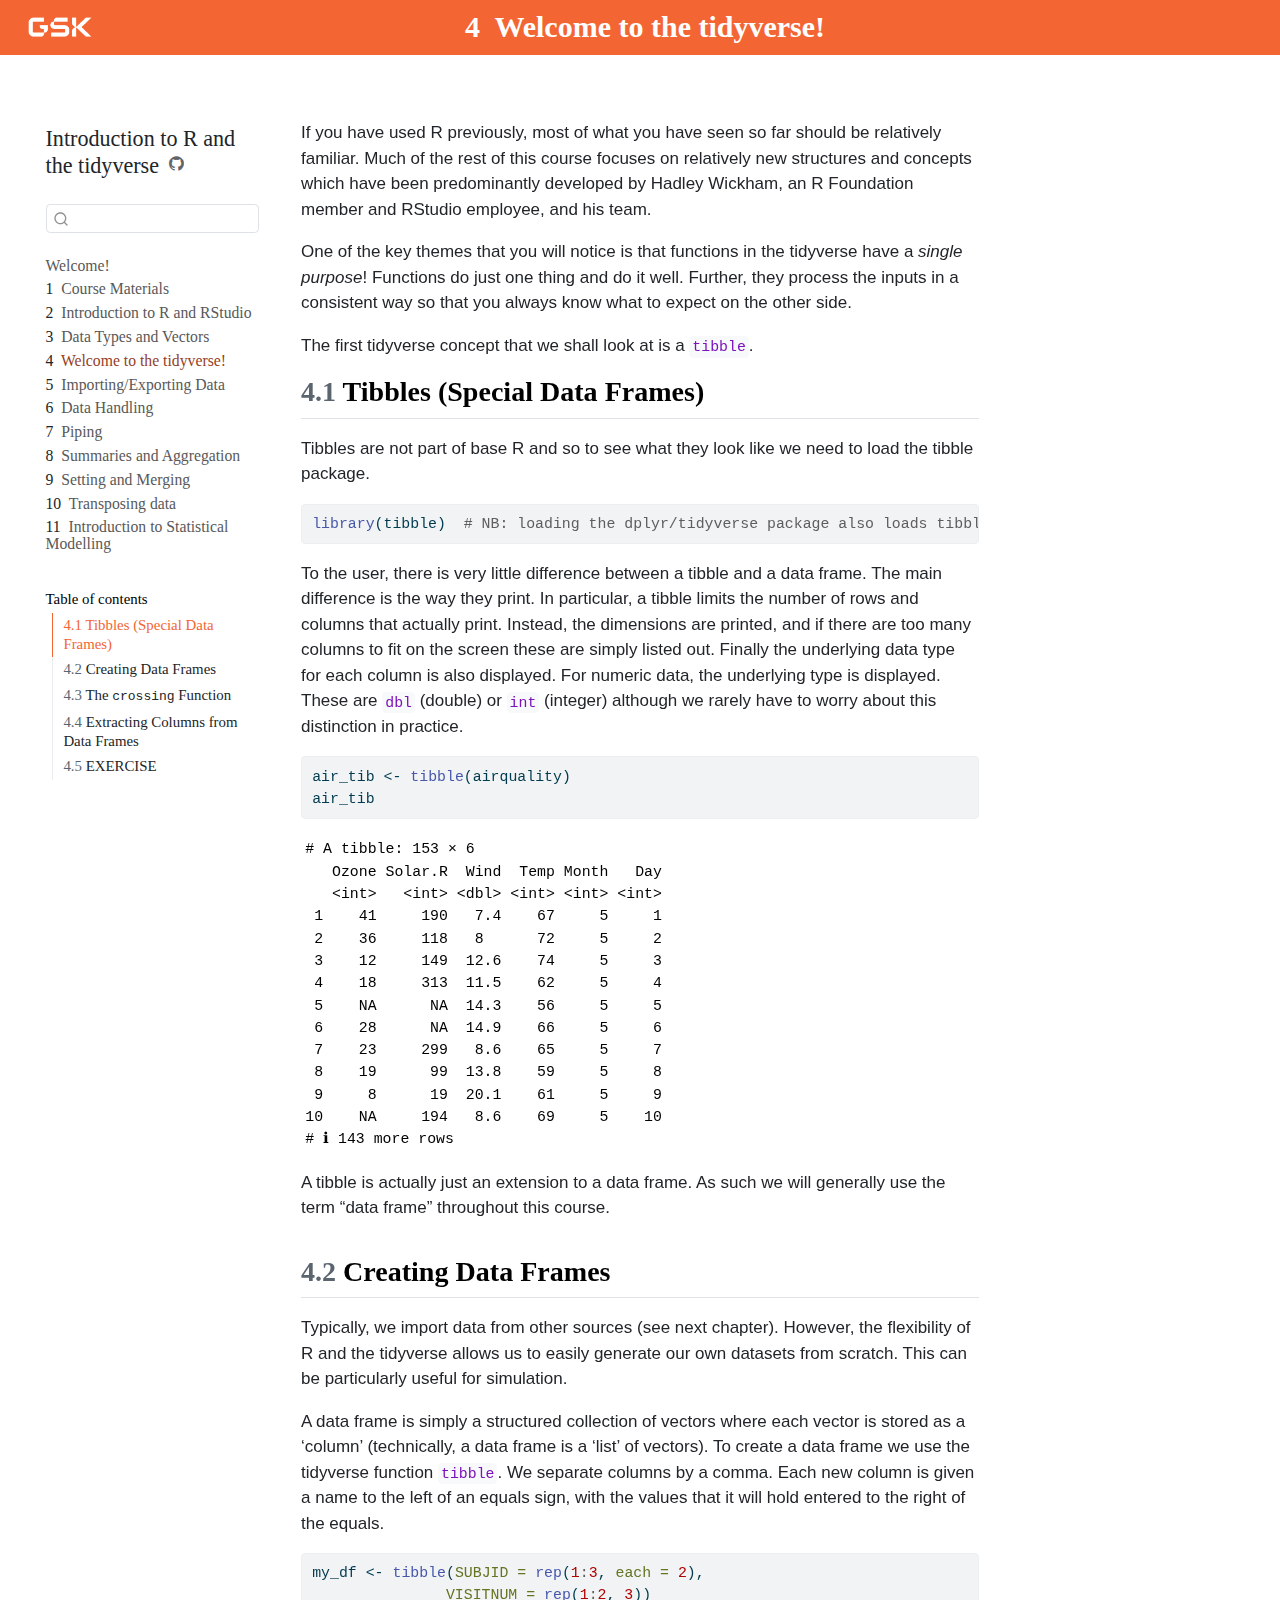
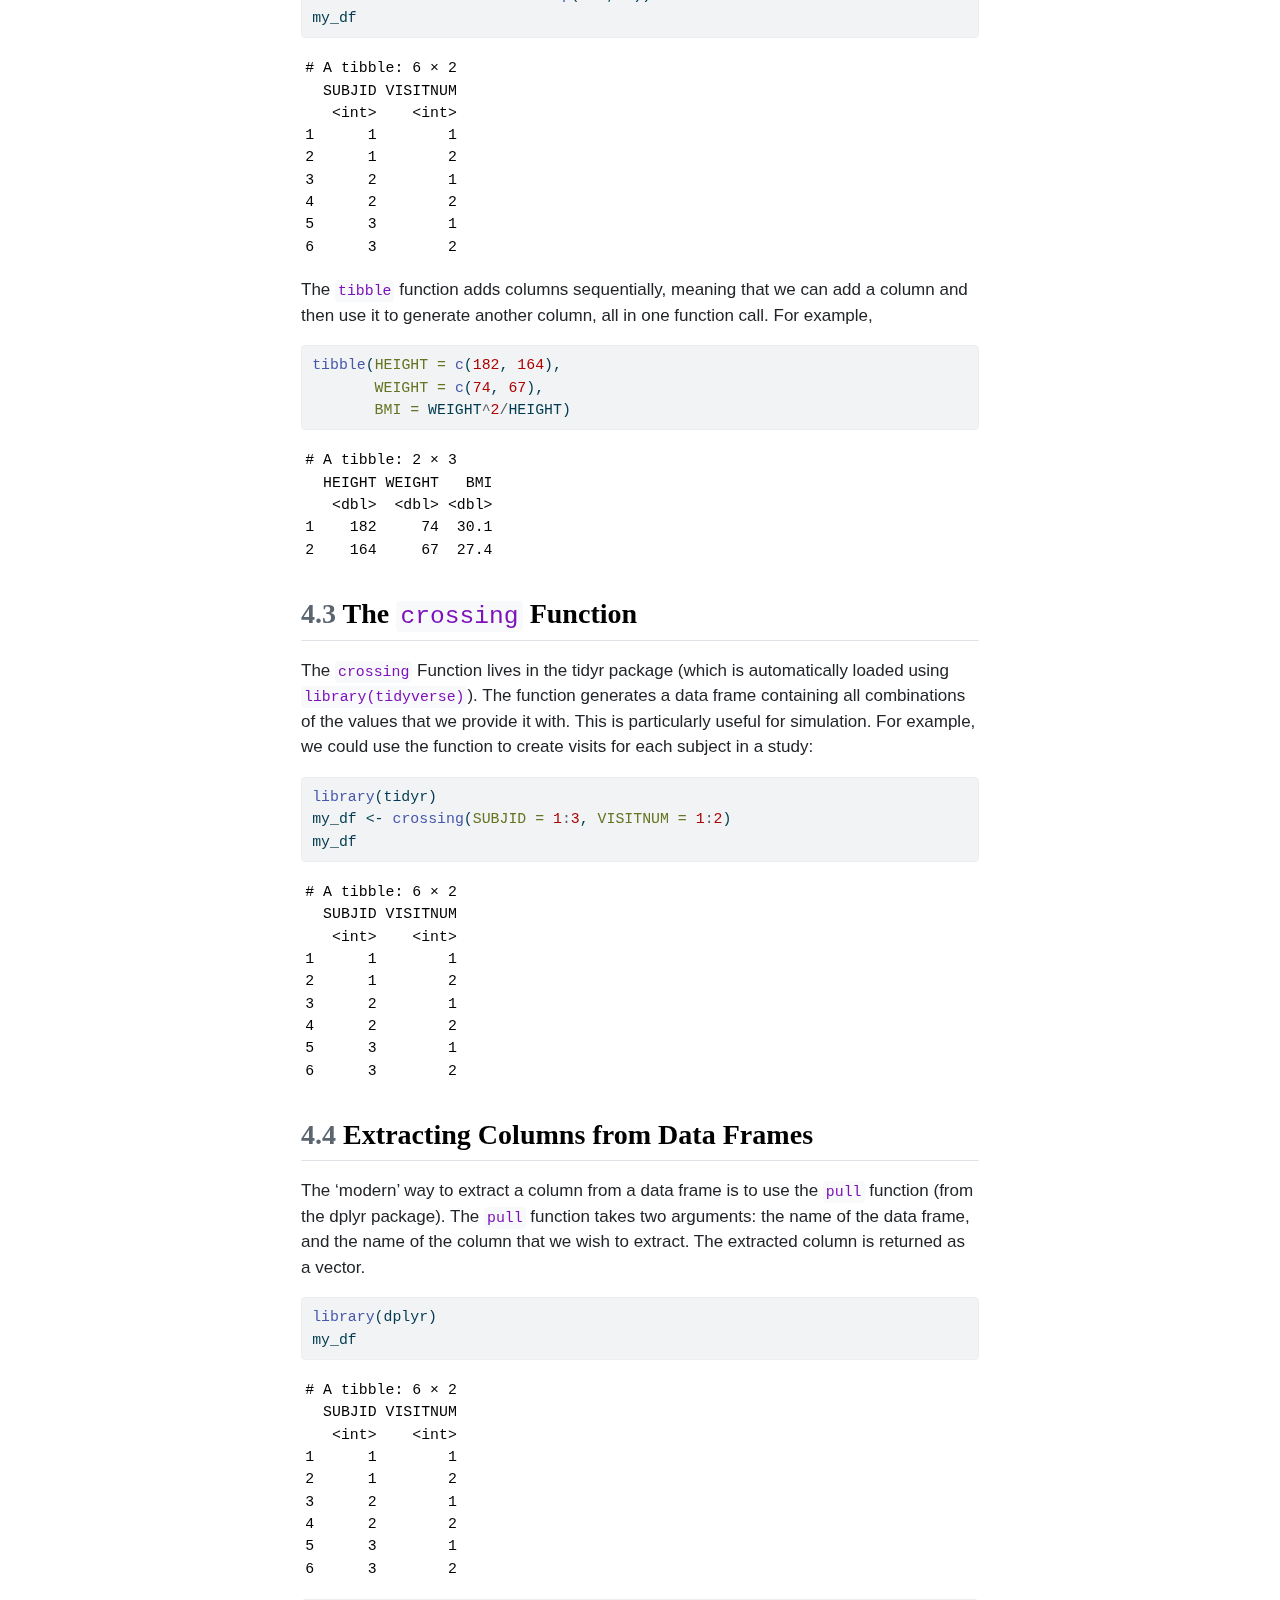
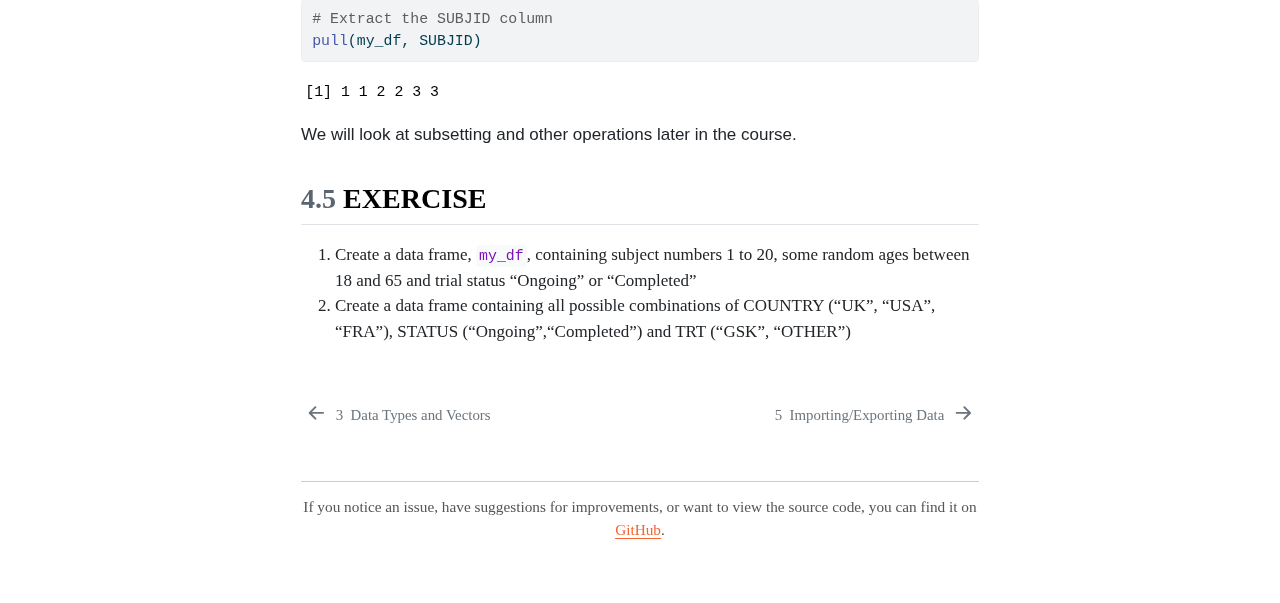
<file: 04_data_frames.html>
<!DOCTYPE html>
<html xmlns="http://www.w3.org/1999/xhtml" lang="en" xml:lang="en"><head>

<meta charset="utf-8">
<meta name="generator" content="quarto-1.6.42">

<meta name="viewport" content="width=device-width, initial-scale=1.0, user-scalable=yes">


<title>4&nbsp; Welcome to the tidyverse! – Introduction to R and the tidyverse</title>
<style>
code{white-space: pre-wrap;}
span.smallcaps{font-variant: small-caps;}
div.columns{display: flex; gap: min(4vw, 1.5em);}
div.column{flex: auto; overflow-x: auto;}
div.hanging-indent{margin-left: 1.5em; text-indent: -1.5em;}
ul.task-list{list-style: none;}
ul.task-list li input[type="checkbox"] {
  width: 0.8em;
  margin: 0 0.8em 0.2em -1em; /* quarto-specific, see https://github.com/quarto-dev/quarto-cli/issues/4556 */ 
  vertical-align: middle;
}
/* CSS for syntax highlighting */
pre > code.sourceCode { white-space: pre; position: relative; }
pre > code.sourceCode > span { line-height: 1.25; }
pre > code.sourceCode > span:empty { height: 1.2em; }
.sourceCode { overflow: visible; }
code.sourceCode > span { color: inherit; text-decoration: inherit; }
div.sourceCode { margin: 1em 0; }
pre.sourceCode { margin: 0; }
@media screen {
div.sourceCode { overflow: auto; }
}
@media print {
pre > code.sourceCode { white-space: pre-wrap; }
pre > code.sourceCode > span { display: inline-block; text-indent: -5em; padding-left: 5em; }
}
pre.numberSource code
  { counter-reset: source-line 0; }
pre.numberSource code > span
  { position: relative; left: -4em; counter-increment: source-line; }
pre.numberSource code > span > a:first-child::before
  { content: counter(source-line);
    position: relative; left: -1em; text-align: right; vertical-align: baseline;
    border: none; display: inline-block;
    -webkit-touch-callout: none; -webkit-user-select: none;
    -khtml-user-select: none; -moz-user-select: none;
    -ms-user-select: none; user-select: none;
    padding: 0 4px; width: 4em;
  }
pre.numberSource { margin-left: 3em;  padding-left: 4px; }
div.sourceCode
  {   }
@media screen {
pre > code.sourceCode > span > a:first-child::before { text-decoration: underline; }
}
</style>


<script src="site_libs/quarto-nav/quarto-nav.js"></script>
<script src="site_libs/quarto-nav/headroom.min.js"></script>
<script src="site_libs/clipboard/clipboard.min.js"></script>
<script src="site_libs/quarto-search/autocomplete.umd.js"></script>
<script src="site_libs/quarto-search/fuse.min.js"></script>
<script src="site_libs/quarto-search/quarto-search.js"></script>
<meta name="quarto:offset" content="./">
<link href="./05_importing_and_exporting_data.html" rel="next">
<link href="./03_vectors.html" rel="prev">
<script src="site_libs/quarto-html/quarto.js"></script>
<script src="site_libs/quarto-html/popper.min.js"></script>
<script src="site_libs/quarto-html/tippy.umd.min.js"></script>
<script src="site_libs/quarto-html/anchor.min.js"></script>
<link href="site_libs/quarto-html/tippy.css" rel="stylesheet">
<link href="site_libs/quarto-html/quarto-syntax-highlighting-2f5df379a58b258e96c21c0638c20c03.css" rel="stylesheet" id="quarto-text-highlighting-styles">
<script src="site_libs/bootstrap/bootstrap.min.js"></script>
<link href="site_libs/bootstrap/bootstrap-icons.css" rel="stylesheet">
<link href="site_libs/bootstrap/bootstrap-6df1da3304e12c820926f47be4e172ea.min.css" rel="stylesheet" append-hash="true" id="quarto-bootstrap" data-mode="light">
<script id="quarto-search-options" type="application/json">{
  "location": "sidebar",
  "copy-button": false,
  "collapse-after": 3,
  "panel-placement": "start",
  "type": "textbox",
  "limit": 50,
  "keyboard-shortcut": [
    "f",
    "/",
    "s"
  ],
  "show-item-context": false,
  "language": {
    "search-no-results-text": "No results",
    "search-matching-documents-text": "matching documents",
    "search-copy-link-title": "Copy link to search",
    "search-hide-matches-text": "Hide additional matches",
    "search-more-match-text": "more match in this document",
    "search-more-matches-text": "more matches in this document",
    "search-clear-button-title": "Clear",
    "search-text-placeholder": "",
    "search-detached-cancel-button-title": "Cancel",
    "search-submit-button-title": "Submit",
    "search-label": "Search"
  }
}</script>
<style>html{ scroll-behavior: smooth; }</style>


</head>

<body class="nav-sidebar floating">

<div id="quarto-search-results"></div>
  <header id="quarto-header" class="headroom fixed-top quarto-banner">
  <nav class="quarto-secondary-nav">
    <div class="container-fluid d-flex">
      <button type="button" class="quarto-btn-toggle btn" data-bs-toggle="collapse" role="button" data-bs-target=".quarto-sidebar-collapse-item" aria-controls="quarto-sidebar" aria-expanded="false" aria-label="Toggle sidebar navigation" onclick="if (window.quartoToggleHeadroom) { window.quartoToggleHeadroom(); }">
        <i class="bi bi-layout-text-sidebar-reverse"></i>
      </button>
        <nav class="quarto-page-breadcrumbs" aria-label="breadcrumb"><ol class="breadcrumb"><li class="breadcrumb-item"><a href="./04_data_frames.html"><span class="chapter-number">4</span>&nbsp; <span class="chapter-title">Welcome to the tidyverse!</span></a></li></ol></nav>
        <a class="flex-grow-1" role="navigation" data-bs-toggle="collapse" data-bs-target=".quarto-sidebar-collapse-item" aria-controls="quarto-sidebar" aria-expanded="false" aria-label="Toggle sidebar navigation" onclick="if (window.quartoToggleHeadroom) { window.quartoToggleHeadroom(); }">      
        </a>
      <button type="button" class="btn quarto-search-button" aria-label="Search" onclick="window.quartoOpenSearch();">
        <i class="bi bi-search"></i>
      </button>
    </div>
  </nav>
</header>
<!-- content -->
<header id="title-block-header" class="quarto-title-block default toc-left page-columns page-full">
  <div class="quarto-title-banner page-columns page-full">
    <div class="quarto-title column-body">
      <h1 class="title"><span class="chapter-number">4</span>&nbsp; <span class="chapter-title">Welcome to the tidyverse!</span></h1>
                      </div>
  </div>
    
  
  <div class="quarto-title-meta">

      
    
      
    </div>
    
  
  </header><div id="quarto-content" class="quarto-container page-columns page-rows-contents page-layout-article">
<!-- sidebar -->
  <nav id="quarto-sidebar" class="sidebar collapse collapse-horizontal quarto-sidebar-collapse-item sidebar-navigation floating overflow-auto">
    <div class="pt-lg-2 mt-2 text-left sidebar-header">
    <div class="sidebar-title mb-0 py-0">
      <a href="./">Introduction to R and the tidyverse</a> 
        <div class="sidebar-tools-main">
    <a href="https://github.com/GSK-Biostatistics/intro_to_r_and_the_tidyverse_training" title="Source Code" class="quarto-navigation-tool px-1" aria-label="Source Code"><i class="bi bi-github"></i></a>
</div>
    </div>
      </div>
        <div class="mt-2 flex-shrink-0 align-items-center">
        <div class="sidebar-search">
        <div id="quarto-search" class="" title="Search"></div>
        </div>
        </div>
    <div class="sidebar-menu-container"> 
    <ul class="list-unstyled mt-1">
        <li class="sidebar-item">
  <div class="sidebar-item-container"> 
  <a href="./index.html" class="sidebar-item-text sidebar-link">
 <span class="menu-text">Welcome!</span></a>
  </div>
</li>
        <li class="sidebar-item">
  <div class="sidebar-item-container"> 
  <a href="./01_materials_external.html" class="sidebar-item-text sidebar-link">
 <span class="menu-text"><span class="chapter-number">1</span>&nbsp; <span class="chapter-title">Course Materials</span></span></a>
  </div>
</li>
        <li class="sidebar-item">
  <div class="sidebar-item-container"> 
  <a href="./02_r_rstudio.html" class="sidebar-item-text sidebar-link">
 <span class="menu-text"><span class="chapter-number">2</span>&nbsp; <span class="chapter-title">Introduction to R and RStudio</span></span></a>
  </div>
</li>
        <li class="sidebar-item">
  <div class="sidebar-item-container"> 
  <a href="./03_vectors.html" class="sidebar-item-text sidebar-link">
 <span class="menu-text"><span class="chapter-number">3</span>&nbsp; <span class="chapter-title">Data Types and Vectors</span></span></a>
  </div>
</li>
        <li class="sidebar-item">
  <div class="sidebar-item-container"> 
  <a href="./04_data_frames.html" class="sidebar-item-text sidebar-link active">
 <span class="menu-text"><span class="chapter-number">4</span>&nbsp; <span class="chapter-title">Welcome to the tidyverse!</span></span></a>
  </div>
</li>
        <li class="sidebar-item">
  <div class="sidebar-item-container"> 
  <a href="./05_importing_and_exporting_data.html" class="sidebar-item-text sidebar-link">
 <span class="menu-text"><span class="chapter-number">5</span>&nbsp; <span class="chapter-title">Importing/Exporting Data</span></span></a>
  </div>
</li>
        <li class="sidebar-item">
  <div class="sidebar-item-container"> 
  <a href="./06_basic_data_processing.html" class="sidebar-item-text sidebar-link">
 <span class="menu-text"><span class="chapter-number">6</span>&nbsp; <span class="chapter-title">Data Handling</span></span></a>
  </div>
</li>
        <li class="sidebar-item">
  <div class="sidebar-item-container"> 
  <a href="./07_magrittr.html" class="sidebar-item-text sidebar-link">
 <span class="menu-text"><span class="chapter-number">7</span>&nbsp; <span class="chapter-title">Piping</span></span></a>
  </div>
</li>
        <li class="sidebar-item">
  <div class="sidebar-item-container"> 
  <a href="./08_summaries_aggregation.html" class="sidebar-item-text sidebar-link">
 <span class="menu-text"><span class="chapter-number">8</span>&nbsp; <span class="chapter-title">Summaries and Aggregation</span></span></a>
  </div>
</li>
        <li class="sidebar-item">
  <div class="sidebar-item-container"> 
  <a href="./09_setting_merging.html" class="sidebar-item-text sidebar-link">
 <span class="menu-text"><span class="chapter-number">9</span>&nbsp; <span class="chapter-title">Setting and Merging</span></span></a>
  </div>
</li>
        <li class="sidebar-item">
  <div class="sidebar-item-container"> 
  <a href="./10_transposing.html" class="sidebar-item-text sidebar-link">
 <span class="menu-text"><span class="chapter-number">10</span>&nbsp; <span class="chapter-title">Transposing data</span></span></a>
  </div>
</li>
        <li class="sidebar-item">
  <div class="sidebar-item-container"> 
  <a href="./11_statistical_modelling.html" class="sidebar-item-text sidebar-link">
 <span class="menu-text"><span class="chapter-number">11</span>&nbsp; <span class="chapter-title">Introduction to Statistical Modelling</span></span></a>
  </div>
</li>
    </ul>
    </div>
    <nav id="TOC" role="doc-toc" class="toc-active">
    <h2 id="toc-title">Table of contents</h2>
   
  <ul>
  <li><a href="#tibbles-special-data-frames" id="toc-tibbles-special-data-frames" class="nav-link active" data-scroll-target="#tibbles-special-data-frames"><span class="header-section-number">4.1</span> Tibbles (Special Data Frames)</a></li>
  <li><a href="#creating-data-frames" id="toc-creating-data-frames" class="nav-link" data-scroll-target="#creating-data-frames"><span class="header-section-number">4.2</span> Creating Data Frames</a></li>
  <li><a href="#the-crossing-function" id="toc-the-crossing-function" class="nav-link" data-scroll-target="#the-crossing-function"><span class="header-section-number">4.3</span> The <code>crossing</code> Function</a></li>
  <li><a href="#extracting-columns-from-data-frames" id="toc-extracting-columns-from-data-frames" class="nav-link" data-scroll-target="#extracting-columns-from-data-frames"><span class="header-section-number">4.4</span> Extracting Columns from Data Frames</a></li>
  <li><a href="#crossing" id="toc-crossing" class="nav-link" data-scroll-target="#crossing"><span class="header-section-number">4.5</span> EXERCISE</a></li>
  </ul>
<div class="toc-actions"><ul></ul></div></nav>
</nav>
<div id="quarto-sidebar-glass" class="quarto-sidebar-collapse-item" data-bs-toggle="collapse" data-bs-target=".quarto-sidebar-collapse-item"></div>
<!-- margin-sidebar -->
    <div id="quarto-margin-sidebar" class="sidebar margin-sidebar zindex-bottom">
    </div>
<!-- main -->
<main class="content quarto-banner-title-block" id="quarto-document-content">





<p>If you have used R previously, most of what you have seen so far should be relatively familiar. Much of the rest of this course focuses on relatively new structures and concepts which have been predominantly developed by Hadley Wickham, an R Foundation member and RStudio employee, and his team.</p>
<p>One of the key themes that you will notice is that functions in the tidyverse have a <em>single purpose</em>! Functions do just one thing and do it well. Further, they process the inputs in a consistent way so that you always know what to expect on the other side.</p>
<p>The first tidyverse concept that we shall look at is a <code>tibble</code>.</p>
<section id="tibbles-special-data-frames" class="level2" data-number="4.1">
<h2 data-number="4.1" class="anchored" data-anchor-id="tibbles-special-data-frames"><span class="header-section-number">4.1</span> Tibbles (Special Data Frames)</h2>
<p>Tibbles are not part of base R and so to see what they look like we need to load the tibble package.</p>
<div class="cell">
<div class="sourceCode cell-code" id="cb1"><pre class="sourceCode r code-with-copy"><code class="sourceCode r"><span id="cb1-1"><a href="#cb1-1" aria-hidden="true" tabindex="-1"></a><span class="fu">library</span>(tibble)  <span class="co"># NB: loading the dplyr/tidyverse package also loads tibble</span></span></code><button title="Copy to Clipboard" class="code-copy-button"><i class="bi"></i></button></pre></div>
</div>
<p>To the user, there is very little difference between a tibble and a data frame. The main difference is the way they print. In particular, a tibble limits the number of rows and columns that actually print. Instead, the dimensions are printed, and if there are too many columns to fit on the screen these are simply listed out. Finally the underlying data type for each column is also displayed. For numeric data, the underlying type is displayed. These are <code>dbl</code> (double) or <code>int</code> (integer) although we rarely have to worry about this distinction in practice.</p>
<div class="cell">
<div class="sourceCode cell-code" id="cb2"><pre class="sourceCode r code-with-copy"><code class="sourceCode r"><span id="cb2-1"><a href="#cb2-1" aria-hidden="true" tabindex="-1"></a>air_tib <span class="ot">&lt;-</span> <span class="fu">tibble</span>(airquality)</span>
<span id="cb2-2"><a href="#cb2-2" aria-hidden="true" tabindex="-1"></a>air_tib</span></code><button title="Copy to Clipboard" class="code-copy-button"><i class="bi"></i></button></pre></div>
<div class="cell-output cell-output-stdout">
<pre><code># A tibble: 153 × 6
   Ozone Solar.R  Wind  Temp Month   Day
   &lt;int&gt;   &lt;int&gt; &lt;dbl&gt; &lt;int&gt; &lt;int&gt; &lt;int&gt;
 1    41     190   7.4    67     5     1
 2    36     118   8      72     5     2
 3    12     149  12.6    74     5     3
 4    18     313  11.5    62     5     4
 5    NA      NA  14.3    56     5     5
 6    28      NA  14.9    66     5     6
 7    23     299   8.6    65     5     7
 8    19      99  13.8    59     5     8
 9     8      19  20.1    61     5     9
10    NA     194   8.6    69     5    10
# ℹ 143 more rows</code></pre>
</div>
</div>
<p>A tibble is actually just an extension to a data frame. As such we will generally use the term “data frame” throughout this course.</p>
</section>
<section id="creating-data-frames" class="level2" data-number="4.2">
<h2 data-number="4.2" class="anchored" data-anchor-id="creating-data-frames"><span class="header-section-number">4.2</span> Creating Data Frames</h2>
<p>Typically, we import data from other sources (see next chapter). However, the flexibility of R and the tidyverse allows us to easily generate our own datasets from scratch. This can be particularly useful for simulation.</p>
<p>A data frame is simply a structured collection of vectors where each vector is stored as a ‘column’ (technically, a data frame is a ‘list’ of vectors). To create a data frame we use the tidyverse function <code>tibble</code>. We separate columns by a comma. Each new column is given a name to the left of an equals sign, with the values that it will hold entered to the right of the equals.</p>
<div class="cell">
<div class="sourceCode cell-code" id="cb4"><pre class="sourceCode r code-with-copy"><code class="sourceCode r"><span id="cb4-1"><a href="#cb4-1" aria-hidden="true" tabindex="-1"></a>my_df <span class="ot">&lt;-</span> <span class="fu">tibble</span>(<span class="at">SUBJID =</span> <span class="fu">rep</span>(<span class="dv">1</span><span class="sc">:</span><span class="dv">3</span>, <span class="at">each =</span> <span class="dv">2</span>),</span>
<span id="cb4-2"><a href="#cb4-2" aria-hidden="true" tabindex="-1"></a>               <span class="at">VISITNUM =</span> <span class="fu">rep</span>(<span class="dv">1</span><span class="sc">:</span><span class="dv">2</span>, <span class="dv">3</span>))</span>
<span id="cb4-3"><a href="#cb4-3" aria-hidden="true" tabindex="-1"></a>my_df</span></code><button title="Copy to Clipboard" class="code-copy-button"><i class="bi"></i></button></pre></div>
<div class="cell-output cell-output-stdout">
<pre><code># A tibble: 6 × 2
  SUBJID VISITNUM
   &lt;int&gt;    &lt;int&gt;
1      1        1
2      1        2
3      2        1
4      2        2
5      3        1
6      3        2</code></pre>
</div>
</div>
<p>The <code>tibble</code> function adds columns sequentially, meaning that we can add a column and then use it to generate another column, all in one function call. For example,</p>
<div class="cell">
<div class="sourceCode cell-code" id="cb6"><pre class="sourceCode r code-with-copy"><code class="sourceCode r"><span id="cb6-1"><a href="#cb6-1" aria-hidden="true" tabindex="-1"></a><span class="fu">tibble</span>(<span class="at">HEIGHT =</span> <span class="fu">c</span>(<span class="dv">182</span>, <span class="dv">164</span>),</span>
<span id="cb6-2"><a href="#cb6-2" aria-hidden="true" tabindex="-1"></a>       <span class="at">WEIGHT =</span> <span class="fu">c</span>(<span class="dv">74</span>, <span class="dv">67</span>),</span>
<span id="cb6-3"><a href="#cb6-3" aria-hidden="true" tabindex="-1"></a>       <span class="at">BMI =</span> WEIGHT<span class="sc">^</span><span class="dv">2</span><span class="sc">/</span>HEIGHT)</span></code><button title="Copy to Clipboard" class="code-copy-button"><i class="bi"></i></button></pre></div>
<div class="cell-output cell-output-stdout">
<pre><code># A tibble: 2 × 3
  HEIGHT WEIGHT   BMI
   &lt;dbl&gt;  &lt;dbl&gt; &lt;dbl&gt;
1    182     74  30.1
2    164     67  27.4</code></pre>
</div>
</div>
</section>
<section id="the-crossing-function" class="level2" data-number="4.3">
<h2 data-number="4.3" class="anchored" data-anchor-id="the-crossing-function"><span class="header-section-number">4.3</span> The <code>crossing</code> Function</h2>
<p>The <code>crossing</code> Function lives in the tidyr package (which is automatically loaded using <code>library(tidyverse)</code>). The function generates a data frame containing all combinations of the values that we provide it with. This is particularly useful for simulation. For example, we could use the function to create visits for each subject in a study:</p>
<div class="cell">
<div class="sourceCode cell-code" id="cb8"><pre class="sourceCode r code-with-copy"><code class="sourceCode r"><span id="cb8-1"><a href="#cb8-1" aria-hidden="true" tabindex="-1"></a><span class="fu">library</span>(tidyr) </span>
<span id="cb8-2"><a href="#cb8-2" aria-hidden="true" tabindex="-1"></a>my_df <span class="ot">&lt;-</span> <span class="fu">crossing</span>(<span class="at">SUBJID =</span> <span class="dv">1</span><span class="sc">:</span><span class="dv">3</span>, <span class="at">VISITNUM =</span> <span class="dv">1</span><span class="sc">:</span><span class="dv">2</span>)</span>
<span id="cb8-3"><a href="#cb8-3" aria-hidden="true" tabindex="-1"></a>my_df</span></code><button title="Copy to Clipboard" class="code-copy-button"><i class="bi"></i></button></pre></div>
<div class="cell-output cell-output-stdout">
<pre><code># A tibble: 6 × 2
  SUBJID VISITNUM
   &lt;int&gt;    &lt;int&gt;
1      1        1
2      1        2
3      2        1
4      2        2
5      3        1
6      3        2</code></pre>
</div>
</div>
</section>
<section id="extracting-columns-from-data-frames" class="level2" data-number="4.4">
<h2 data-number="4.4" class="anchored" data-anchor-id="extracting-columns-from-data-frames"><span class="header-section-number">4.4</span> Extracting Columns from Data Frames</h2>
<p>The ‘modern’ way to extract a column from a data frame is to use the <code>pull</code> function (from the dplyr package). The <code>pull</code> function takes two arguments: the name of the data frame, and the name of the column that we wish to extract. The extracted column is returned as a vector.</p>
<div class="cell">
<div class="sourceCode cell-code" id="cb10"><pre class="sourceCode r code-with-copy"><code class="sourceCode r"><span id="cb10-1"><a href="#cb10-1" aria-hidden="true" tabindex="-1"></a><span class="fu">library</span>(dplyr)</span>
<span id="cb10-2"><a href="#cb10-2" aria-hidden="true" tabindex="-1"></a>my_df</span></code><button title="Copy to Clipboard" class="code-copy-button"><i class="bi"></i></button></pre></div>
<div class="cell-output cell-output-stdout">
<pre><code># A tibble: 6 × 2
  SUBJID VISITNUM
   &lt;int&gt;    &lt;int&gt;
1      1        1
2      1        2
3      2        1
4      2        2
5      3        1
6      3        2</code></pre>
</div>
<div class="sourceCode cell-code" id="cb12"><pre class="sourceCode r code-with-copy"><code class="sourceCode r"><span id="cb12-1"><a href="#cb12-1" aria-hidden="true" tabindex="-1"></a><span class="co"># Extract the SUBJID column</span></span>
<span id="cb12-2"><a href="#cb12-2" aria-hidden="true" tabindex="-1"></a><span class="fu">pull</span>(my_df, SUBJID)</span></code><button title="Copy to Clipboard" class="code-copy-button"><i class="bi"></i></button></pre></div>
<div class="cell-output cell-output-stdout">
<pre><code>[1] 1 1 2 2 3 3</code></pre>
</div>
</div>
<p>We will look at subsetting and other operations later in the course.</p>
</section>
<section id="crossing" class="level2" data-number="4.5">
<h2 data-number="4.5" class="anchored" data-anchor-id="crossing"><span class="header-section-number">4.5</span> EXERCISE</h2>
<ol type="1">
<li>Create a data frame, <code>my_df</code>, containing subject numbers 1 to 20, some random ages between 18 and 65 and trial status “Ongoing” or “Completed”</li>
<li>Create a data frame containing all possible combinations of COUNTRY (“UK”, “USA”, “FRA”), STATUS (“Ongoing”,“Completed”) and TRT (“GSK”, “OTHER”)</li>
</ol>


</section>

</main> <!-- /main -->
<div class="global-footnote">

If you notice an issue, have suggestions for improvements, or want to view the source code, you can find it on <a href="https://github.com/GSK-Biostatistics/intro_to_r_and_the_tidyverse_training" target="_blank">GitHub</a>.

</div>
<script id="quarto-html-after-body" type="application/javascript">
window.document.addEventListener("DOMContentLoaded", function (event) {
  const toggleBodyColorMode = (bsSheetEl) => {
    const mode = bsSheetEl.getAttribute("data-mode");
    const bodyEl = window.document.querySelector("body");
    if (mode === "dark") {
      bodyEl.classList.add("quarto-dark");
      bodyEl.classList.remove("quarto-light");
    } else {
      bodyEl.classList.add("quarto-light");
      bodyEl.classList.remove("quarto-dark");
    }
  }
  const toggleBodyColorPrimary = () => {
    const bsSheetEl = window.document.querySelector("link#quarto-bootstrap");
    if (bsSheetEl) {
      toggleBodyColorMode(bsSheetEl);
    }
  }
  toggleBodyColorPrimary();  
  const icon = "";
  const anchorJS = new window.AnchorJS();
  anchorJS.options = {
    placement: 'right',
    icon: icon
  };
  anchorJS.add('.anchored');
  const isCodeAnnotation = (el) => {
    for (const clz of el.classList) {
      if (clz.startsWith('code-annotation-')) {                     
        return true;
      }
    }
    return false;
  }
  const onCopySuccess = function(e) {
    // button target
    const button = e.trigger;
    // don't keep focus
    button.blur();
    // flash "checked"
    button.classList.add('code-copy-button-checked');
    var currentTitle = button.getAttribute("title");
    button.setAttribute("title", "Copied!");
    let tooltip;
    if (window.bootstrap) {
      button.setAttribute("data-bs-toggle", "tooltip");
      button.setAttribute("data-bs-placement", "left");
      button.setAttribute("data-bs-title", "Copied!");
      tooltip = new bootstrap.Tooltip(button, 
        { trigger: "manual", 
          customClass: "code-copy-button-tooltip",
          offset: [0, -8]});
      tooltip.show();    
    }
    setTimeout(function() {
      if (tooltip) {
        tooltip.hide();
        button.removeAttribute("data-bs-title");
        button.removeAttribute("data-bs-toggle");
        button.removeAttribute("data-bs-placement");
      }
      button.setAttribute("title", currentTitle);
      button.classList.remove('code-copy-button-checked');
    }, 1000);
    // clear code selection
    e.clearSelection();
  }
  const getTextToCopy = function(trigger) {
      const codeEl = trigger.previousElementSibling.cloneNode(true);
      for (const childEl of codeEl.children) {
        if (isCodeAnnotation(childEl)) {
          childEl.remove();
        }
      }
      return codeEl.innerText;
  }
  const clipboard = new window.ClipboardJS('.code-copy-button:not([data-in-quarto-modal])', {
    text: getTextToCopy
  });
  clipboard.on('success', onCopySuccess);
  if (window.document.getElementById('quarto-embedded-source-code-modal')) {
    const clipboardModal = new window.ClipboardJS('.code-copy-button[data-in-quarto-modal]', {
      text: getTextToCopy,
      container: window.document.getElementById('quarto-embedded-source-code-modal')
    });
    clipboardModal.on('success', onCopySuccess);
  }
    var localhostRegex = new RegExp(/^(?:http|https):\/\/localhost\:?[0-9]*\//);
    var mailtoRegex = new RegExp(/^mailto:/);
      var filterRegex = new RegExp('/' + window.location.host + '/');
    var isInternal = (href) => {
        return filterRegex.test(href) || localhostRegex.test(href) || mailtoRegex.test(href);
    }
    // Inspect non-navigation links and adorn them if external
 	var links = window.document.querySelectorAll('a[href]:not(.nav-link):not(.navbar-brand):not(.toc-action):not(.sidebar-link):not(.sidebar-item-toggle):not(.pagination-link):not(.no-external):not([aria-hidden]):not(.dropdown-item):not(.quarto-navigation-tool):not(.about-link)');
    for (var i=0; i<links.length; i++) {
      const link = links[i];
      if (!isInternal(link.href)) {
        // undo the damage that might have been done by quarto-nav.js in the case of
        // links that we want to consider external
        if (link.dataset.originalHref !== undefined) {
          link.href = link.dataset.originalHref;
        }
      }
    }
  function tippyHover(el, contentFn, onTriggerFn, onUntriggerFn) {
    const config = {
      allowHTML: true,
      maxWidth: 500,
      delay: 100,
      arrow: false,
      appendTo: function(el) {
          return el.parentElement;
      },
      interactive: true,
      interactiveBorder: 10,
      theme: 'quarto',
      placement: 'bottom-start',
    };
    if (contentFn) {
      config.content = contentFn;
    }
    if (onTriggerFn) {
      config.onTrigger = onTriggerFn;
    }
    if (onUntriggerFn) {
      config.onUntrigger = onUntriggerFn;
    }
    window.tippy(el, config); 
  }
  const noterefs = window.document.querySelectorAll('a[role="doc-noteref"]');
  for (var i=0; i<noterefs.length; i++) {
    const ref = noterefs[i];
    tippyHover(ref, function() {
      // use id or data attribute instead here
      let href = ref.getAttribute('data-footnote-href') || ref.getAttribute('href');
      try { href = new URL(href).hash; } catch {}
      const id = href.replace(/^#\/?/, "");
      const note = window.document.getElementById(id);
      if (note) {
        return note.innerHTML;
      } else {
        return "";
      }
    });
  }
  const xrefs = window.document.querySelectorAll('a.quarto-xref');
  const processXRef = (id, note) => {
    // Strip column container classes
    const stripColumnClz = (el) => {
      el.classList.remove("page-full", "page-columns");
      if (el.children) {
        for (const child of el.children) {
          stripColumnClz(child);
        }
      }
    }
    stripColumnClz(note)
    if (id === null || id.startsWith('sec-')) {
      // Special case sections, only their first couple elements
      const container = document.createElement("div");
      if (note.children && note.children.length > 2) {
        container.appendChild(note.children[0].cloneNode(true));
        for (let i = 1; i < note.children.length; i++) {
          const child = note.children[i];
          if (child.tagName === "P" && child.innerText === "") {
            continue;
          } else {
            container.appendChild(child.cloneNode(true));
            break;
          }
        }
        if (window.Quarto?.typesetMath) {
          window.Quarto.typesetMath(container);
        }
        return container.innerHTML
      } else {
        if (window.Quarto?.typesetMath) {
          window.Quarto.typesetMath(note);
        }
        return note.innerHTML;
      }
    } else {
      // Remove any anchor links if they are present
      const anchorLink = note.querySelector('a.anchorjs-link');
      if (anchorLink) {
        anchorLink.remove();
      }
      if (window.Quarto?.typesetMath) {
        window.Quarto.typesetMath(note);
      }
      if (note.classList.contains("callout")) {
        return note.outerHTML;
      } else {
        return note.innerHTML;
      }
    }
  }
  for (var i=0; i<xrefs.length; i++) {
    const xref = xrefs[i];
    tippyHover(xref, undefined, function(instance) {
      instance.disable();
      let url = xref.getAttribute('href');
      let hash = undefined; 
      if (url.startsWith('#')) {
        hash = url;
      } else {
        try { hash = new URL(url).hash; } catch {}
      }
      if (hash) {
        const id = hash.replace(/^#\/?/, "");
        const note = window.document.getElementById(id);
        if (note !== null) {
          try {
            const html = processXRef(id, note.cloneNode(true));
            instance.setContent(html);
          } finally {
            instance.enable();
            instance.show();
          }
        } else {
          // See if we can fetch this
          fetch(url.split('#')[0])
          .then(res => res.text())
          .then(html => {
            const parser = new DOMParser();
            const htmlDoc = parser.parseFromString(html, "text/html");
            const note = htmlDoc.getElementById(id);
            if (note !== null) {
              const html = processXRef(id, note);
              instance.setContent(html);
            } 
          }).finally(() => {
            instance.enable();
            instance.show();
          });
        }
      } else {
        // See if we can fetch a full url (with no hash to target)
        // This is a special case and we should probably do some content thinning / targeting
        fetch(url)
        .then(res => res.text())
        .then(html => {
          const parser = new DOMParser();
          const htmlDoc = parser.parseFromString(html, "text/html");
          const note = htmlDoc.querySelector('main.content');
          if (note !== null) {
            // This should only happen for chapter cross references
            // (since there is no id in the URL)
            // remove the first header
            if (note.children.length > 0 && note.children[0].tagName === "HEADER") {
              note.children[0].remove();
            }
            const html = processXRef(null, note);
            instance.setContent(html);
          } 
        }).finally(() => {
          instance.enable();
          instance.show();
        });
      }
    }, function(instance) {
    });
  }
      let selectedAnnoteEl;
      const selectorForAnnotation = ( cell, annotation) => {
        let cellAttr = 'data-code-cell="' + cell + '"';
        let lineAttr = 'data-code-annotation="' +  annotation + '"';
        const selector = 'span[' + cellAttr + '][' + lineAttr + ']';
        return selector;
      }
      const selectCodeLines = (annoteEl) => {
        const doc = window.document;
        const targetCell = annoteEl.getAttribute("data-target-cell");
        const targetAnnotation = annoteEl.getAttribute("data-target-annotation");
        const annoteSpan = window.document.querySelector(selectorForAnnotation(targetCell, targetAnnotation));
        const lines = annoteSpan.getAttribute("data-code-lines").split(",");
        const lineIds = lines.map((line) => {
          return targetCell + "-" + line;
        })
        let top = null;
        let height = null;
        let parent = null;
        if (lineIds.length > 0) {
            //compute the position of the single el (top and bottom and make a div)
            const el = window.document.getElementById(lineIds[0]);
            top = el.offsetTop;
            height = el.offsetHeight;
            parent = el.parentElement.parentElement;
          if (lineIds.length > 1) {
            const lastEl = window.document.getElementById(lineIds[lineIds.length - 1]);
            const bottom = lastEl.offsetTop + lastEl.offsetHeight;
            height = bottom - top;
          }
          if (top !== null && height !== null && parent !== null) {
            // cook up a div (if necessary) and position it 
            let div = window.document.getElementById("code-annotation-line-highlight");
            if (div === null) {
              div = window.document.createElement("div");
              div.setAttribute("id", "code-annotation-line-highlight");
              div.style.position = 'absolute';
              parent.appendChild(div);
            }
            div.style.top = top - 2 + "px";
            div.style.height = height + 4 + "px";
            div.style.left = 0;
            let gutterDiv = window.document.getElementById("code-annotation-line-highlight-gutter");
            if (gutterDiv === null) {
              gutterDiv = window.document.createElement("div");
              gutterDiv.setAttribute("id", "code-annotation-line-highlight-gutter");
              gutterDiv.style.position = 'absolute';
              const codeCell = window.document.getElementById(targetCell);
              const gutter = codeCell.querySelector('.code-annotation-gutter');
              gutter.appendChild(gutterDiv);
            }
            gutterDiv.style.top = top - 2 + "px";
            gutterDiv.style.height = height + 4 + "px";
          }
          selectedAnnoteEl = annoteEl;
        }
      };
      const unselectCodeLines = () => {
        const elementsIds = ["code-annotation-line-highlight", "code-annotation-line-highlight-gutter"];
        elementsIds.forEach((elId) => {
          const div = window.document.getElementById(elId);
          if (div) {
            div.remove();
          }
        });
        selectedAnnoteEl = undefined;
      };
        // Handle positioning of the toggle
    window.addEventListener(
      "resize",
      throttle(() => {
        elRect = undefined;
        if (selectedAnnoteEl) {
          selectCodeLines(selectedAnnoteEl);
        }
      }, 10)
    );
    function throttle(fn, ms) {
    let throttle = false;
    let timer;
      return (...args) => {
        if(!throttle) { // first call gets through
            fn.apply(this, args);
            throttle = true;
        } else { // all the others get throttled
            if(timer) clearTimeout(timer); // cancel #2
            timer = setTimeout(() => {
              fn.apply(this, args);
              timer = throttle = false;
            }, ms);
        }
      };
    }
      // Attach click handler to the DT
      const annoteDls = window.document.querySelectorAll('dt[data-target-cell]');
      for (const annoteDlNode of annoteDls) {
        annoteDlNode.addEventListener('click', (event) => {
          const clickedEl = event.target;
          if (clickedEl !== selectedAnnoteEl) {
            unselectCodeLines();
            const activeEl = window.document.querySelector('dt[data-target-cell].code-annotation-active');
            if (activeEl) {
              activeEl.classList.remove('code-annotation-active');
            }
            selectCodeLines(clickedEl);
            clickedEl.classList.add('code-annotation-active');
          } else {
            // Unselect the line
            unselectCodeLines();
            clickedEl.classList.remove('code-annotation-active');
          }
        });
      }
  const findCites = (el) => {
    const parentEl = el.parentElement;
    if (parentEl) {
      const cites = parentEl.dataset.cites;
      if (cites) {
        return {
          el,
          cites: cites.split(' ')
        };
      } else {
        return findCites(el.parentElement)
      }
    } else {
      return undefined;
    }
  };
  var bibliorefs = window.document.querySelectorAll('a[role="doc-biblioref"]');
  for (var i=0; i<bibliorefs.length; i++) {
    const ref = bibliorefs[i];
    const citeInfo = findCites(ref);
    if (citeInfo) {
      tippyHover(citeInfo.el, function() {
        var popup = window.document.createElement('div');
        citeInfo.cites.forEach(function(cite) {
          var citeDiv = window.document.createElement('div');
          citeDiv.classList.add('hanging-indent');
          citeDiv.classList.add('csl-entry');
          var biblioDiv = window.document.getElementById('ref-' + cite);
          if (biblioDiv) {
            citeDiv.innerHTML = biblioDiv.innerHTML;
          }
          popup.appendChild(citeDiv);
        });
        return popup.innerHTML;
      });
    }
  }
});
</script>
<nav class="page-navigation">
  <div class="nav-page nav-page-previous">
      <a href="./03_vectors.html" class="pagination-link" aria-label="Data Types and Vectors">
        <i class="bi bi-arrow-left-short"></i> <span class="nav-page-text"><span class="chapter-number">3</span>&nbsp; <span class="chapter-title">Data Types and Vectors</span></span>
      </a>          
  </div>
  <div class="nav-page nav-page-next">
      <a href="./05_importing_and_exporting_data.html" class="pagination-link" aria-label="Importing/Exporting Data">
        <span class="nav-page-text"><span class="chapter-number">5</span>&nbsp; <span class="chapter-title">Importing/Exporting Data</span></span> <i class="bi bi-arrow-right-short"></i>
      </a>
  </div>
</nav>
</div> <!-- /content -->




<footer class="footer"><div class="nav-footer"><div class="nav-footer-center"><div class="toc-actions d-sm-block d-md-none"><ul></ul></div></div></div></footer><script src="site_libs/quarto-html/zenscroll-min.js"></script>
</body></html>
</file>
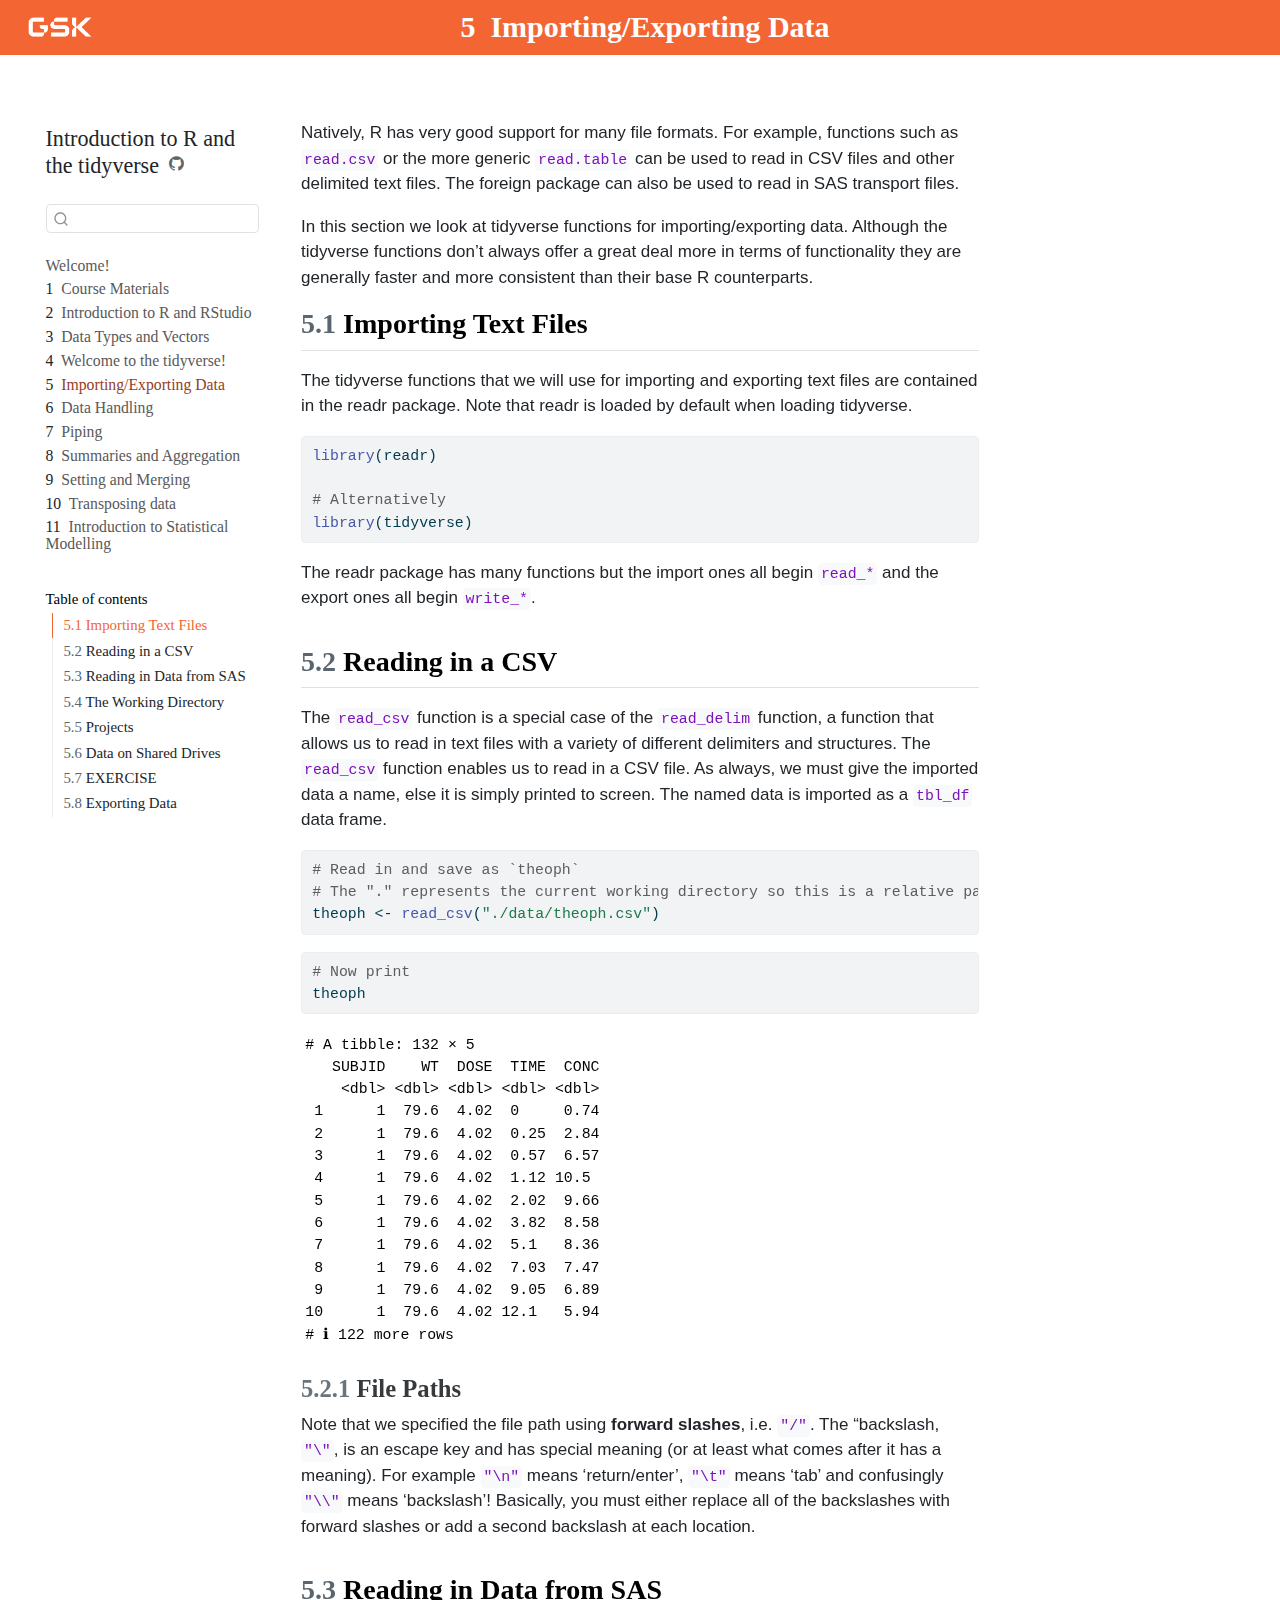
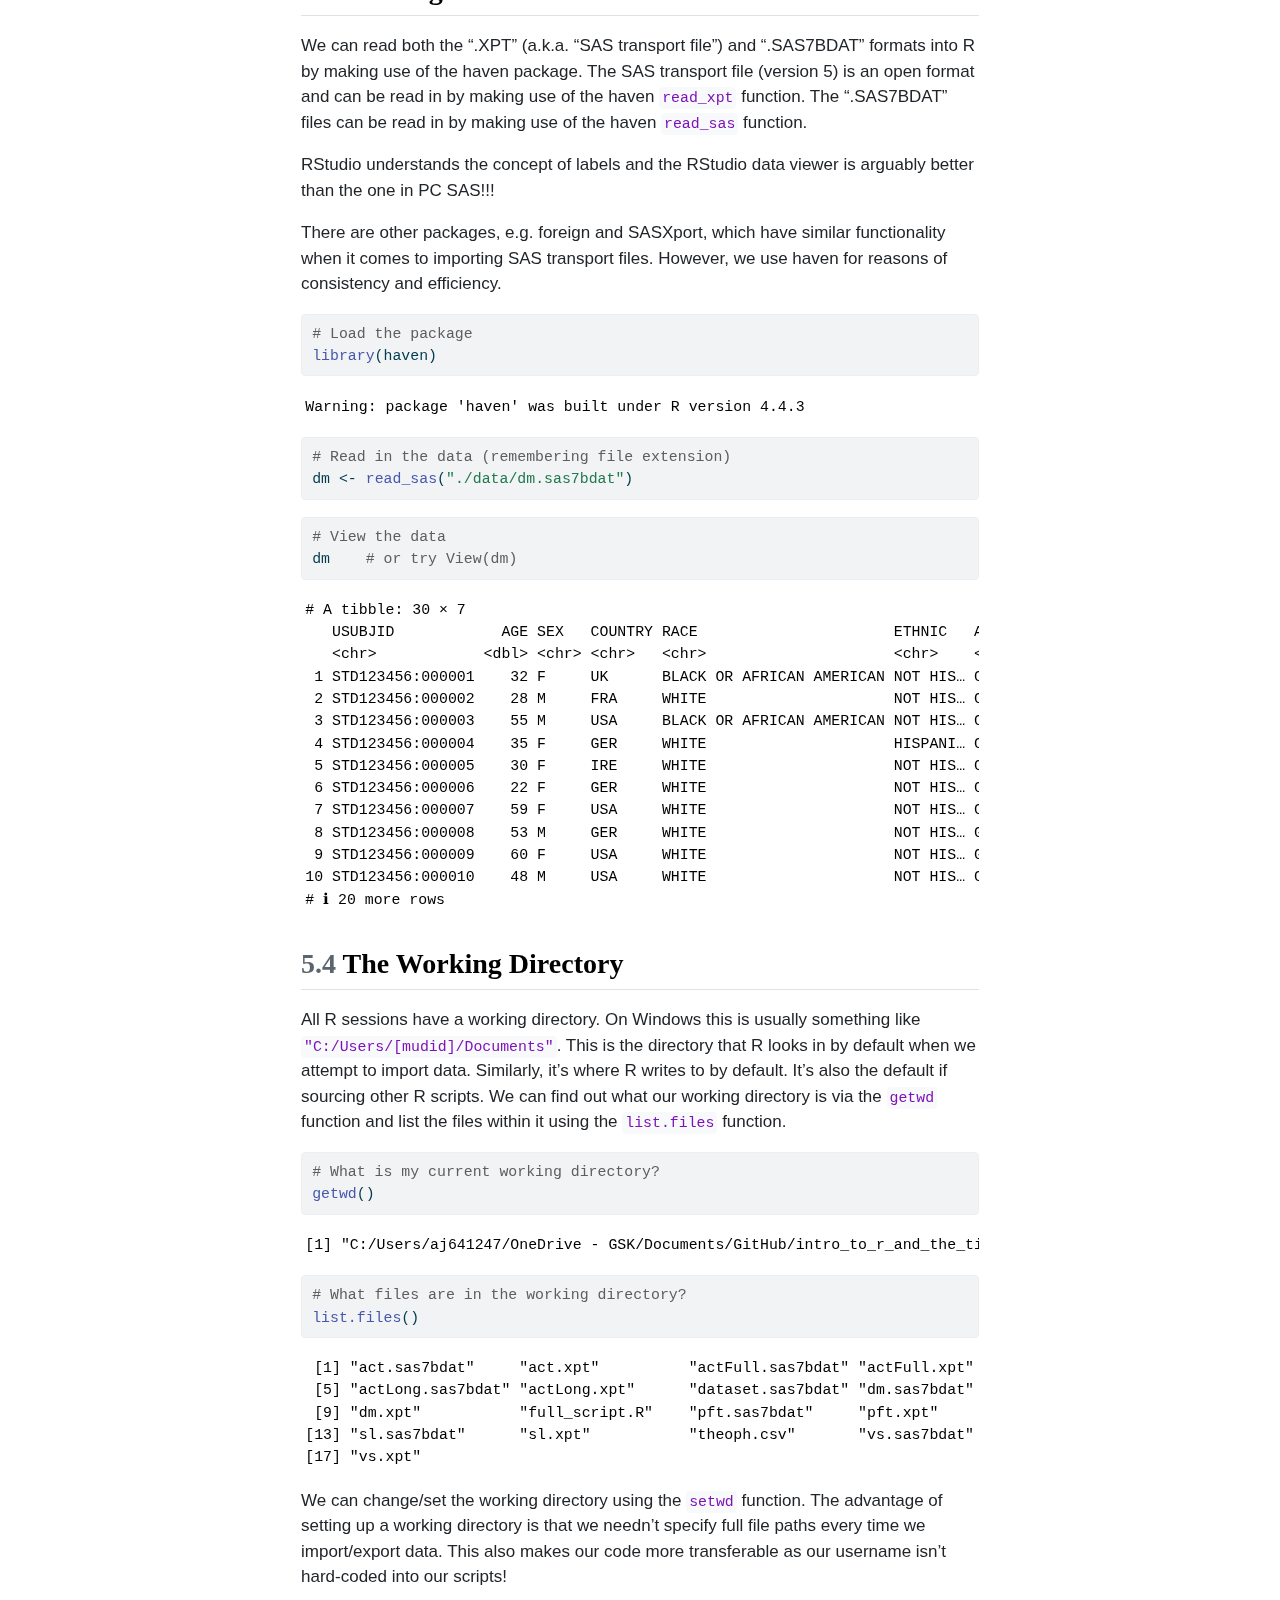
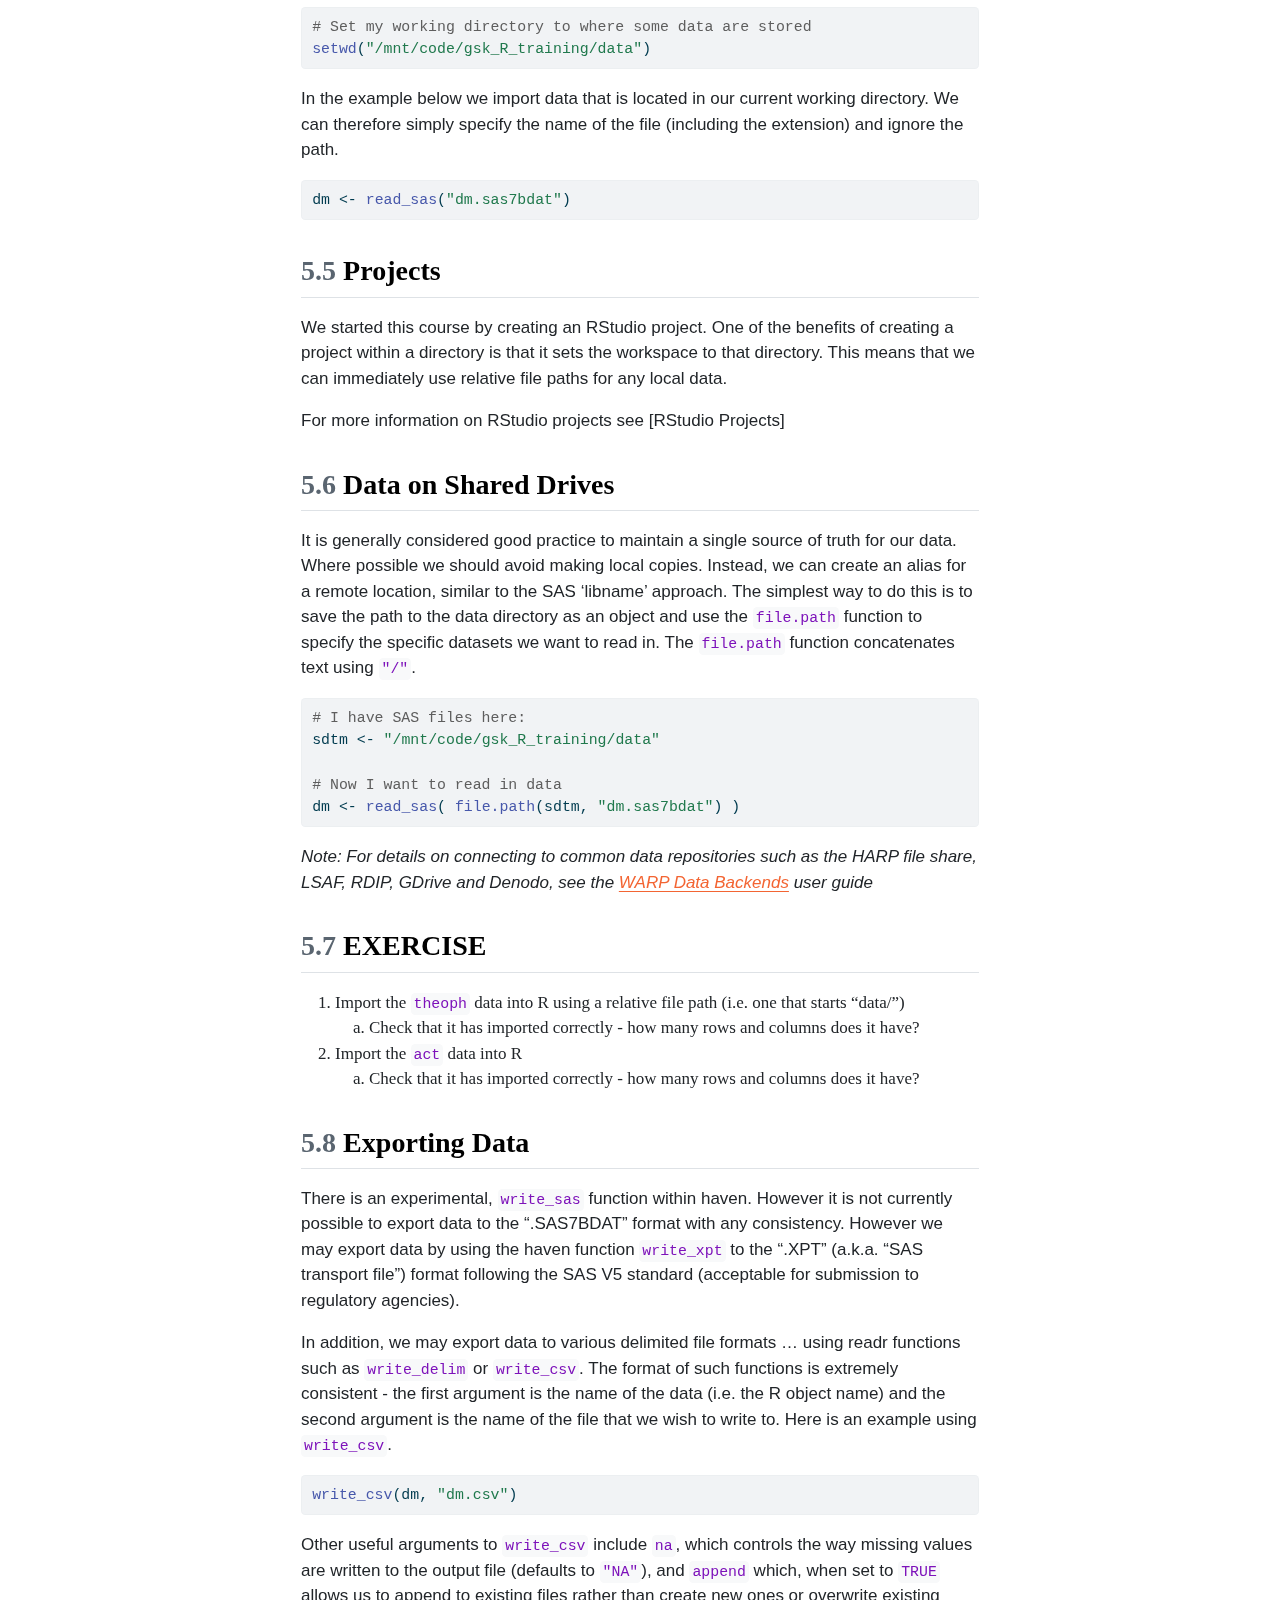
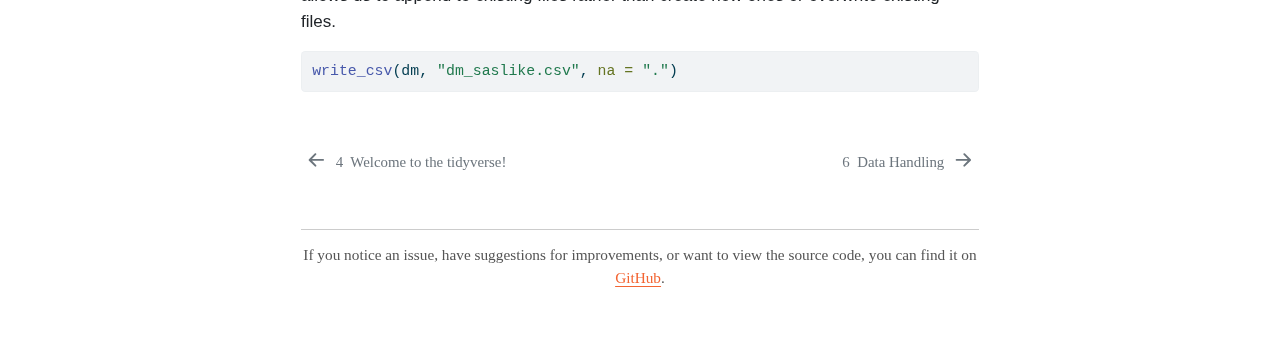
<file: 05_importing_and_exporting_data.html>
<!DOCTYPE html>
<html xmlns="http://www.w3.org/1999/xhtml" lang="en" xml:lang="en"><head>

<meta charset="utf-8">
<meta name="generator" content="quarto-1.6.42">

<meta name="viewport" content="width=device-width, initial-scale=1.0, user-scalable=yes">


<title>5&nbsp; Importing/Exporting Data – Introduction to R and the tidyverse</title>
<style>
code{white-space: pre-wrap;}
span.smallcaps{font-variant: small-caps;}
div.columns{display: flex; gap: min(4vw, 1.5em);}
div.column{flex: auto; overflow-x: auto;}
div.hanging-indent{margin-left: 1.5em; text-indent: -1.5em;}
ul.task-list{list-style: none;}
ul.task-list li input[type="checkbox"] {
  width: 0.8em;
  margin: 0 0.8em 0.2em -1em; /* quarto-specific, see https://github.com/quarto-dev/quarto-cli/issues/4556 */ 
  vertical-align: middle;
}
/* CSS for syntax highlighting */
pre > code.sourceCode { white-space: pre; position: relative; }
pre > code.sourceCode > span { line-height: 1.25; }
pre > code.sourceCode > span:empty { height: 1.2em; }
.sourceCode { overflow: visible; }
code.sourceCode > span { color: inherit; text-decoration: inherit; }
div.sourceCode { margin: 1em 0; }
pre.sourceCode { margin: 0; }
@media screen {
div.sourceCode { overflow: auto; }
}
@media print {
pre > code.sourceCode { white-space: pre-wrap; }
pre > code.sourceCode > span { display: inline-block; text-indent: -5em; padding-left: 5em; }
}
pre.numberSource code
  { counter-reset: source-line 0; }
pre.numberSource code > span
  { position: relative; left: -4em; counter-increment: source-line; }
pre.numberSource code > span > a:first-child::before
  { content: counter(source-line);
    position: relative; left: -1em; text-align: right; vertical-align: baseline;
    border: none; display: inline-block;
    -webkit-touch-callout: none; -webkit-user-select: none;
    -khtml-user-select: none; -moz-user-select: none;
    -ms-user-select: none; user-select: none;
    padding: 0 4px; width: 4em;
  }
pre.numberSource { margin-left: 3em;  padding-left: 4px; }
div.sourceCode
  {   }
@media screen {
pre > code.sourceCode > span > a:first-child::before { text-decoration: underline; }
}
</style>


<script src="site_libs/quarto-nav/quarto-nav.js"></script>
<script src="site_libs/quarto-nav/headroom.min.js"></script>
<script src="site_libs/clipboard/clipboard.min.js"></script>
<script src="site_libs/quarto-search/autocomplete.umd.js"></script>
<script src="site_libs/quarto-search/fuse.min.js"></script>
<script src="site_libs/quarto-search/quarto-search.js"></script>
<meta name="quarto:offset" content="./">
<link href="./06_basic_data_processing.html" rel="next">
<link href="./04_data_frames.html" rel="prev">
<script src="site_libs/quarto-html/quarto.js"></script>
<script src="site_libs/quarto-html/popper.min.js"></script>
<script src="site_libs/quarto-html/tippy.umd.min.js"></script>
<script src="site_libs/quarto-html/anchor.min.js"></script>
<link href="site_libs/quarto-html/tippy.css" rel="stylesheet">
<link href="site_libs/quarto-html/quarto-syntax-highlighting-2f5df379a58b258e96c21c0638c20c03.css" rel="stylesheet" id="quarto-text-highlighting-styles">
<script src="site_libs/bootstrap/bootstrap.min.js"></script>
<link href="site_libs/bootstrap/bootstrap-icons.css" rel="stylesheet">
<link href="site_libs/bootstrap/bootstrap-6df1da3304e12c820926f47be4e172ea.min.css" rel="stylesheet" append-hash="true" id="quarto-bootstrap" data-mode="light">
<script id="quarto-search-options" type="application/json">{
  "location": "sidebar",
  "copy-button": false,
  "collapse-after": 3,
  "panel-placement": "start",
  "type": "textbox",
  "limit": 50,
  "keyboard-shortcut": [
    "f",
    "/",
    "s"
  ],
  "show-item-context": false,
  "language": {
    "search-no-results-text": "No results",
    "search-matching-documents-text": "matching documents",
    "search-copy-link-title": "Copy link to search",
    "search-hide-matches-text": "Hide additional matches",
    "search-more-match-text": "more match in this document",
    "search-more-matches-text": "more matches in this document",
    "search-clear-button-title": "Clear",
    "search-text-placeholder": "",
    "search-detached-cancel-button-title": "Cancel",
    "search-submit-button-title": "Submit",
    "search-label": "Search"
  }
}</script>
<style>html{ scroll-behavior: smooth; }</style>


</head>

<body class="nav-sidebar floating">

<div id="quarto-search-results"></div>
  <header id="quarto-header" class="headroom fixed-top quarto-banner">
  <nav class="quarto-secondary-nav">
    <div class="container-fluid d-flex">
      <button type="button" class="quarto-btn-toggle btn" data-bs-toggle="collapse" role="button" data-bs-target=".quarto-sidebar-collapse-item" aria-controls="quarto-sidebar" aria-expanded="false" aria-label="Toggle sidebar navigation" onclick="if (window.quartoToggleHeadroom) { window.quartoToggleHeadroom(); }">
        <i class="bi bi-layout-text-sidebar-reverse"></i>
      </button>
        <nav class="quarto-page-breadcrumbs" aria-label="breadcrumb"><ol class="breadcrumb"><li class="breadcrumb-item"><a href="./05_importing_and_exporting_data.html"><span class="chapter-number">5</span>&nbsp; <span class="chapter-title">Importing/Exporting Data</span></a></li></ol></nav>
        <a class="flex-grow-1" role="navigation" data-bs-toggle="collapse" data-bs-target=".quarto-sidebar-collapse-item" aria-controls="quarto-sidebar" aria-expanded="false" aria-label="Toggle sidebar navigation" onclick="if (window.quartoToggleHeadroom) { window.quartoToggleHeadroom(); }">      
        </a>
      <button type="button" class="btn quarto-search-button" aria-label="Search" onclick="window.quartoOpenSearch();">
        <i class="bi bi-search"></i>
      </button>
    </div>
  </nav>
</header>
<!-- content -->
<header id="title-block-header" class="quarto-title-block default toc-left page-columns page-full">
  <div class="quarto-title-banner page-columns page-full">
    <div class="quarto-title column-body">
      <h1 class="title"><span class="chapter-number">5</span>&nbsp; <span class="chapter-title">Importing/Exporting Data</span></h1>
                      </div>
  </div>
    
  
  <div class="quarto-title-meta">

      
    
      
    </div>
    
  
  </header><div id="quarto-content" class="quarto-container page-columns page-rows-contents page-layout-article">
<!-- sidebar -->
  <nav id="quarto-sidebar" class="sidebar collapse collapse-horizontal quarto-sidebar-collapse-item sidebar-navigation floating overflow-auto">
    <div class="pt-lg-2 mt-2 text-left sidebar-header">
    <div class="sidebar-title mb-0 py-0">
      <a href="./">Introduction to R and the tidyverse</a> 
        <div class="sidebar-tools-main">
    <a href="https://github.com/GSK-Biostatistics/intro_to_r_and_the_tidyverse_training" title="Source Code" class="quarto-navigation-tool px-1" aria-label="Source Code"><i class="bi bi-github"></i></a>
</div>
    </div>
      </div>
        <div class="mt-2 flex-shrink-0 align-items-center">
        <div class="sidebar-search">
        <div id="quarto-search" class="" title="Search"></div>
        </div>
        </div>
    <div class="sidebar-menu-container"> 
    <ul class="list-unstyled mt-1">
        <li class="sidebar-item">
  <div class="sidebar-item-container"> 
  <a href="./index.html" class="sidebar-item-text sidebar-link">
 <span class="menu-text">Welcome!</span></a>
  </div>
</li>
        <li class="sidebar-item">
  <div class="sidebar-item-container"> 
  <a href="./01_materials_external.html" class="sidebar-item-text sidebar-link">
 <span class="menu-text"><span class="chapter-number">1</span>&nbsp; <span class="chapter-title">Course Materials</span></span></a>
  </div>
</li>
        <li class="sidebar-item">
  <div class="sidebar-item-container"> 
  <a href="./02_r_rstudio.html" class="sidebar-item-text sidebar-link">
 <span class="menu-text"><span class="chapter-number">2</span>&nbsp; <span class="chapter-title">Introduction to R and RStudio</span></span></a>
  </div>
</li>
        <li class="sidebar-item">
  <div class="sidebar-item-container"> 
  <a href="./03_vectors.html" class="sidebar-item-text sidebar-link">
 <span class="menu-text"><span class="chapter-number">3</span>&nbsp; <span class="chapter-title">Data Types and Vectors</span></span></a>
  </div>
</li>
        <li class="sidebar-item">
  <div class="sidebar-item-container"> 
  <a href="./04_data_frames.html" class="sidebar-item-text sidebar-link">
 <span class="menu-text"><span class="chapter-number">4</span>&nbsp; <span class="chapter-title">Welcome to the tidyverse!</span></span></a>
  </div>
</li>
        <li class="sidebar-item">
  <div class="sidebar-item-container"> 
  <a href="./05_importing_and_exporting_data.html" class="sidebar-item-text sidebar-link active">
 <span class="menu-text"><span class="chapter-number">5</span>&nbsp; <span class="chapter-title">Importing/Exporting Data</span></span></a>
  </div>
</li>
        <li class="sidebar-item">
  <div class="sidebar-item-container"> 
  <a href="./06_basic_data_processing.html" class="sidebar-item-text sidebar-link">
 <span class="menu-text"><span class="chapter-number">6</span>&nbsp; <span class="chapter-title">Data Handling</span></span></a>
  </div>
</li>
        <li class="sidebar-item">
  <div class="sidebar-item-container"> 
  <a href="./07_magrittr.html" class="sidebar-item-text sidebar-link">
 <span class="menu-text"><span class="chapter-number">7</span>&nbsp; <span class="chapter-title">Piping</span></span></a>
  </div>
</li>
        <li class="sidebar-item">
  <div class="sidebar-item-container"> 
  <a href="./08_summaries_aggregation.html" class="sidebar-item-text sidebar-link">
 <span class="menu-text"><span class="chapter-number">8</span>&nbsp; <span class="chapter-title">Summaries and Aggregation</span></span></a>
  </div>
</li>
        <li class="sidebar-item">
  <div class="sidebar-item-container"> 
  <a href="./09_setting_merging.html" class="sidebar-item-text sidebar-link">
 <span class="menu-text"><span class="chapter-number">9</span>&nbsp; <span class="chapter-title">Setting and Merging</span></span></a>
  </div>
</li>
        <li class="sidebar-item">
  <div class="sidebar-item-container"> 
  <a href="./10_transposing.html" class="sidebar-item-text sidebar-link">
 <span class="menu-text"><span class="chapter-number">10</span>&nbsp; <span class="chapter-title">Transposing data</span></span></a>
  </div>
</li>
        <li class="sidebar-item">
  <div class="sidebar-item-container"> 
  <a href="./11_statistical_modelling.html" class="sidebar-item-text sidebar-link">
 <span class="menu-text"><span class="chapter-number">11</span>&nbsp; <span class="chapter-title">Introduction to Statistical Modelling</span></span></a>
  </div>
</li>
    </ul>
    </div>
    <nav id="TOC" role="doc-toc" class="toc-active">
    <h2 id="toc-title">Table of contents</h2>
   
  <ul>
  <li><a href="#importing-text-files" id="toc-importing-text-files" class="nav-link active" data-scroll-target="#importing-text-files"><span class="header-section-number">5.1</span> Importing Text Files</a></li>
  <li><a href="#reading-in-a-csv" id="toc-reading-in-a-csv" class="nav-link" data-scroll-target="#reading-in-a-csv"><span class="header-section-number">5.2</span> Reading in a CSV</a>
  <ul class="collapse">
  <li><a href="#file-paths" id="toc-file-paths" class="nav-link" data-scroll-target="#file-paths"><span class="header-section-number">5.2.1</span> File Paths</a></li>
  </ul></li>
  <li><a href="#reading-in-data-from-sas" id="toc-reading-in-data-from-sas" class="nav-link" data-scroll-target="#reading-in-data-from-sas"><span class="header-section-number">5.3</span> Reading in Data from SAS</a></li>
  <li><a href="#the-working-directory" id="toc-the-working-directory" class="nav-link" data-scroll-target="#the-working-directory"><span class="header-section-number">5.4</span> The Working Directory</a></li>
  <li><a href="#projects" id="toc-projects" class="nav-link" data-scroll-target="#projects"><span class="header-section-number">5.5</span> Projects</a></li>
  <li><a href="#data-on-shared-drives" id="toc-data-on-shared-drives" class="nav-link" data-scroll-target="#data-on-shared-drives"><span class="header-section-number">5.6</span> Data on Shared Drives</a></li>
  <li><a href="#import" id="toc-import" class="nav-link" data-scroll-target="#import"><span class="header-section-number">5.7</span> EXERCISE</a></li>
  <li><a href="#exporting-data" id="toc-exporting-data" class="nav-link" data-scroll-target="#exporting-data"><span class="header-section-number">5.8</span> Exporting Data</a></li>
  </ul>
<div class="toc-actions"><ul></ul></div></nav>
</nav>
<div id="quarto-sidebar-glass" class="quarto-sidebar-collapse-item" data-bs-toggle="collapse" data-bs-target=".quarto-sidebar-collapse-item"></div>
<!-- margin-sidebar -->
    <div id="quarto-margin-sidebar" class="sidebar margin-sidebar zindex-bottom">
    </div>
<!-- main -->
<main class="content quarto-banner-title-block" id="quarto-document-content">





<p>Natively, R has very good support for many file formats. For example, functions such as <code>read.csv</code> or the more generic <code>read.table</code> can be used to read in CSV files and other delimited text files. The foreign package can also be used to read in SAS transport files.</p>
<p>In this section we look at tidyverse functions for importing/exporting data. Although the tidyverse functions don’t always offer a great deal more in terms of functionality they are generally faster and more consistent than their base R counterparts.</p>
<section id="importing-text-files" class="level2" data-number="5.1">
<h2 data-number="5.1" class="anchored" data-anchor-id="importing-text-files"><span class="header-section-number">5.1</span> Importing Text Files</h2>
<p>The tidyverse functions that we will use for importing and exporting text files are contained in the readr package. Note that readr is loaded by default when loading tidyverse.</p>
<div class="cell">
<div class="sourceCode cell-code" id="cb1"><pre class="sourceCode r code-with-copy"><code class="sourceCode r"><span id="cb1-1"><a href="#cb1-1" aria-hidden="true" tabindex="-1"></a><span class="fu">library</span>(readr)</span>
<span id="cb1-2"><a href="#cb1-2" aria-hidden="true" tabindex="-1"></a></span>
<span id="cb1-3"><a href="#cb1-3" aria-hidden="true" tabindex="-1"></a><span class="co"># Alternatively</span></span>
<span id="cb1-4"><a href="#cb1-4" aria-hidden="true" tabindex="-1"></a><span class="fu">library</span>(tidyverse)</span></code><button title="Copy to Clipboard" class="code-copy-button"><i class="bi"></i></button></pre></div>
</div>
<p>The readr package has many functions but the import ones all begin <code>read_*</code> and the export ones all begin <code>write_*</code>.</p>
</section>
<section id="reading-in-a-csv" class="level2" data-number="5.2">
<h2 data-number="5.2" class="anchored" data-anchor-id="reading-in-a-csv"><span class="header-section-number">5.2</span> Reading in a CSV</h2>
<p>The <code>read_csv</code> function is a special case of the <code>read_delim</code> function, a function that allows us to read in text files with a variety of different delimiters and structures. The <code>read_csv</code> function enables us to read in a CSV file. As always, we must give the imported data a name, else it is simply printed to screen. The named data is imported as a <code>tbl_df</code> data frame.</p>
<div class="cell">
<div class="sourceCode cell-code" id="cb2"><pre class="sourceCode r code-with-copy"><code class="sourceCode r"><span id="cb2-1"><a href="#cb2-1" aria-hidden="true" tabindex="-1"></a><span class="co"># Read in and save as `theoph`</span></span>
<span id="cb2-2"><a href="#cb2-2" aria-hidden="true" tabindex="-1"></a><span class="co"># The "." represents the current working directory so this is a relative path</span></span>
<span id="cb2-3"><a href="#cb2-3" aria-hidden="true" tabindex="-1"></a>theoph <span class="ot">&lt;-</span> <span class="fu">read_csv</span>(<span class="st">"./data/theoph.csv"</span>)</span></code><button title="Copy to Clipboard" class="code-copy-button"><i class="bi"></i></button></pre></div>
</div>
<div class="cell">
<div class="sourceCode cell-code" id="cb3"><pre class="sourceCode r code-with-copy"><code class="sourceCode r"><span id="cb3-1"><a href="#cb3-1" aria-hidden="true" tabindex="-1"></a><span class="co"># Now print</span></span>
<span id="cb3-2"><a href="#cb3-2" aria-hidden="true" tabindex="-1"></a>theoph</span></code><button title="Copy to Clipboard" class="code-copy-button"><i class="bi"></i></button></pre></div>
<div class="cell-output cell-output-stdout">
<pre><code># A tibble: 132 × 5
   SUBJID    WT  DOSE  TIME  CONC
    &lt;dbl&gt; &lt;dbl&gt; &lt;dbl&gt; &lt;dbl&gt; &lt;dbl&gt;
 1      1  79.6  4.02  0     0.74
 2      1  79.6  4.02  0.25  2.84
 3      1  79.6  4.02  0.57  6.57
 4      1  79.6  4.02  1.12 10.5 
 5      1  79.6  4.02  2.02  9.66
 6      1  79.6  4.02  3.82  8.58
 7      1  79.6  4.02  5.1   8.36
 8      1  79.6  4.02  7.03  7.47
 9      1  79.6  4.02  9.05  6.89
10      1  79.6  4.02 12.1   5.94
# ℹ 122 more rows</code></pre>
</div>
</div>
<section id="file-paths" class="level3" data-number="5.2.1">
<h3 data-number="5.2.1" class="anchored" data-anchor-id="file-paths"><span class="header-section-number">5.2.1</span> File Paths</h3>
<p>Note that we specified the file path using <strong>forward slashes</strong>, i.e.&nbsp;<code>"/"</code>. The “backslash, <code>"\"</code>, is an escape key and has special meaning (or at least what comes after it has a meaning). For example <code>"\n"</code> means ‘return/enter’, <code>"\t"</code> means ‘tab’ and confusingly <code>"\\"</code> means ‘backslash’! Basically, you must either replace all of the backslashes with forward slashes or add a second backslash at each location.</p>
</section>
</section>
<section id="reading-in-data-from-sas" class="level2" data-number="5.3">
<h2 data-number="5.3" class="anchored" data-anchor-id="reading-in-data-from-sas"><span class="header-section-number">5.3</span> Reading in Data from SAS</h2>
<p>We can read both the “.XPT” (a.k.a. “SAS transport file”) and “.SAS7BDAT” formats into R by making use of the haven package. The SAS transport file (version 5) is an open format and can be read in by making use of the haven <code>read_xpt</code> function. The “.SAS7BDAT” files can be read in by making use of the haven <code>read_sas</code> function.</p>
<p>RStudio understands the concept of labels and the RStudio data viewer is arguably better than the one in PC SAS!!!</p>
<p>There are other packages, e.g.&nbsp;foreign and SASXport, which have similar functionality when it comes to importing SAS transport files. However, we use haven for reasons of consistency and efficiency.</p>
<div class="cell">
<div class="sourceCode cell-code" id="cb5"><pre class="sourceCode r code-with-copy"><code class="sourceCode r"><span id="cb5-1"><a href="#cb5-1" aria-hidden="true" tabindex="-1"></a><span class="co"># Load the package</span></span>
<span id="cb5-2"><a href="#cb5-2" aria-hidden="true" tabindex="-1"></a><span class="fu">library</span>(haven)</span></code><button title="Copy to Clipboard" class="code-copy-button"><i class="bi"></i></button></pre></div>
<div class="cell-output cell-output-stderr">
<pre><code>Warning: package 'haven' was built under R version 4.4.3</code></pre>
</div>
</div>
<div class="cell">
<div class="sourceCode cell-code" id="cb7"><pre class="sourceCode r code-with-copy"><code class="sourceCode r"><span id="cb7-1"><a href="#cb7-1" aria-hidden="true" tabindex="-1"></a><span class="co"># Read in the data (remembering file extension)</span></span>
<span id="cb7-2"><a href="#cb7-2" aria-hidden="true" tabindex="-1"></a>dm <span class="ot">&lt;-</span> <span class="fu">read_sas</span>(<span class="st">"./data/dm.sas7bdat"</span>)</span></code><button title="Copy to Clipboard" class="code-copy-button"><i class="bi"></i></button></pre></div>
</div>
<div class="cell">
<div class="sourceCode cell-code" id="cb8"><pre class="sourceCode r code-with-copy"><code class="sourceCode r"><span id="cb8-1"><a href="#cb8-1" aria-hidden="true" tabindex="-1"></a><span class="co"># View the data</span></span>
<span id="cb8-2"><a href="#cb8-2" aria-hidden="true" tabindex="-1"></a>dm    <span class="co"># or try View(dm)</span></span></code><button title="Copy to Clipboard" class="code-copy-button"><i class="bi"></i></button></pre></div>
<div class="cell-output cell-output-stdout">
<pre><code># A tibble: 30 × 7
   USUBJID            AGE SEX   COUNTRY RACE                      ETHNIC   ARM  
   &lt;chr&gt;            &lt;dbl&gt; &lt;chr&gt; &lt;chr&gt;   &lt;chr&gt;                     &lt;chr&gt;    &lt;chr&gt;
 1 STD123456:000001    32 F     UK      BLACK OR AFRICAN AMERICAN NOT HIS… Comp…
 2 STD123456:000002    28 M     FRA     WHITE                     NOT HIS… Comp…
 3 STD123456:000003    55 M     USA     BLACK OR AFRICAN AMERICAN NOT HIS… Comp…
 4 STD123456:000004    35 F     GER     WHITE                     HISPANI… Comp…
 5 STD123456:000005    30 F     IRE     WHITE                     NOT HIS… Comp…
 6 STD123456:000006    22 F     GER     WHITE                     NOT HIS… Comp…
 7 STD123456:000007    59 F     USA     WHITE                     NOT HIS… Comp…
 8 STD123456:000008    53 M     GER     WHITE                     NOT HIS… GSK  
 9 STD123456:000009    60 F     USA     WHITE                     NOT HIS… GSK  
10 STD123456:000010    48 M     USA     WHITE                     NOT HIS… Comp…
# ℹ 20 more rows</code></pre>
</div>
</div>
</section>
<section id="the-working-directory" class="level2" data-number="5.4">
<h2 data-number="5.4" class="anchored" data-anchor-id="the-working-directory"><span class="header-section-number">5.4</span> The Working Directory</h2>
<p>All R sessions have a working directory. On Windows this is usually something like <code>"C:/Users/[mudid]/Documents"</code>. This is the directory that R looks in by default when we attempt to import data. Similarly, it’s where R writes to by default. It’s also the default if sourcing other R scripts. We can find out what our working directory is via the <code>getwd</code> function and list the files within it using the <code>list.files</code> function.</p>
<div class="cell">
<div class="sourceCode cell-code" id="cb10"><pre class="sourceCode r code-with-copy"><code class="sourceCode r"><span id="cb10-1"><a href="#cb10-1" aria-hidden="true" tabindex="-1"></a><span class="co"># What is my current working directory?</span></span>
<span id="cb10-2"><a href="#cb10-2" aria-hidden="true" tabindex="-1"></a><span class="fu">getwd</span>()</span></code><button title="Copy to Clipboard" class="code-copy-button"><i class="bi"></i></button></pre></div>
</div>
<div class="cell">
<div class="cell-output cell-output-stdout">
<pre><code>[1] "C:/Users/aj641247/OneDrive - GSK/Documents/GitHub/intro_to_r_and_the_tidyverse_training/data"</code></pre>
</div>
</div>
<div class="cell">
<div class="sourceCode cell-code" id="cb12"><pre class="sourceCode r code-with-copy"><code class="sourceCode r"><span id="cb12-1"><a href="#cb12-1" aria-hidden="true" tabindex="-1"></a><span class="co"># What files are in the working directory?</span></span>
<span id="cb12-2"><a href="#cb12-2" aria-hidden="true" tabindex="-1"></a><span class="fu">list.files</span>()</span></code><button title="Copy to Clipboard" class="code-copy-button"><i class="bi"></i></button></pre></div>
</div>
<div class="cell">
<div class="cell-output cell-output-stdout">
<pre><code> [1] "act.sas7bdat"     "act.xpt"          "actFull.sas7bdat" "actFull.xpt"     
 [5] "actLong.sas7bdat" "actLong.xpt"      "dataset.sas7bdat" "dm.sas7bdat"     
 [9] "dm.xpt"           "full_script.R"    "pft.sas7bdat"     "pft.xpt"         
[13] "sl.sas7bdat"      "sl.xpt"           "theoph.csv"       "vs.sas7bdat"     
[17] "vs.xpt"          </code></pre>
</div>
</div>
<p>We can change/set the working directory using the <code>setwd</code> function. The advantage of setting up a working directory is that we needn’t specify full file paths every time we import/export data. This also makes our code more transferable as our username isn’t hard-coded into our scripts!</p>
<div class="cell">
<div class="sourceCode cell-code" id="cb14"><pre class="sourceCode r code-with-copy"><code class="sourceCode r"><span id="cb14-1"><a href="#cb14-1" aria-hidden="true" tabindex="-1"></a><span class="co"># Set my working directory to where some data are stored</span></span>
<span id="cb14-2"><a href="#cb14-2" aria-hidden="true" tabindex="-1"></a><span class="fu">setwd</span>(<span class="st">"/mnt/code/gsk_R_training/data"</span>)</span></code><button title="Copy to Clipboard" class="code-copy-button"><i class="bi"></i></button></pre></div>
</div>
<p>In the example below we import data that is located in our current working directory. We can therefore simply specify the name of the file (including the extension) and ignore the path.</p>
<div class="cell">
<div class="sourceCode cell-code" id="cb15"><pre class="sourceCode r code-with-copy"><code class="sourceCode r"><span id="cb15-1"><a href="#cb15-1" aria-hidden="true" tabindex="-1"></a>dm <span class="ot">&lt;-</span> <span class="fu">read_sas</span>(<span class="st">"dm.sas7bdat"</span>)</span></code><button title="Copy to Clipboard" class="code-copy-button"><i class="bi"></i></button></pre></div>
</div>
</section>
<section id="projects" class="level2" data-number="5.5">
<h2 data-number="5.5" class="anchored" data-anchor-id="projects"><span class="header-section-number">5.5</span> Projects</h2>
<p>We started this course by creating an RStudio project. One of the benefits of creating a project within a directory is that it sets the workspace to that directory. This means that we can immediately use relative file paths for any local data.</p>
<p>For more information on RStudio projects see [RStudio Projects]</p>
</section>
<section id="data-on-shared-drives" class="level2" data-number="5.6">
<h2 data-number="5.6" class="anchored" data-anchor-id="data-on-shared-drives"><span class="header-section-number">5.6</span> Data on Shared Drives</h2>
<p>It is generally considered good practice to maintain a single source of truth for our data. Where possible we should avoid making local copies. Instead, we can create an alias for a remote location, similar to the SAS ‘libname’ approach. The simplest way to do this is to save the path to the data directory as an object and use the <code>file.path</code> function to specify the specific datasets we want to read in. The <code>file.path</code> function concatenates text using <code>"/"</code>.</p>
<div class="cell">
<div class="sourceCode cell-code" id="cb16"><pre class="sourceCode r code-with-copy"><code class="sourceCode r"><span id="cb16-1"><a href="#cb16-1" aria-hidden="true" tabindex="-1"></a><span class="co"># I have SAS files here:</span></span>
<span id="cb16-2"><a href="#cb16-2" aria-hidden="true" tabindex="-1"></a>sdtm <span class="ot">&lt;-</span> <span class="st">"/mnt/code/gsk_R_training/data"</span></span>
<span id="cb16-3"><a href="#cb16-3" aria-hidden="true" tabindex="-1"></a></span>
<span id="cb16-4"><a href="#cb16-4" aria-hidden="true" tabindex="-1"></a><span class="co"># Now I want to read in data</span></span>
<span id="cb16-5"><a href="#cb16-5" aria-hidden="true" tabindex="-1"></a>dm <span class="ot">&lt;-</span> <span class="fu">read_sas</span>( <span class="fu">file.path</span>(sdtm, <span class="st">"dm.sas7bdat"</span>) )</span></code><button title="Copy to Clipboard" class="code-copy-button"><i class="bi"></i></button></pre></div>
</div>
<p><em>Note: For details on connecting to common data repositories such as the HARP file share, LSAF, RDIP, GDrive and Denodo, see the <a href="https://warp-view.gsk.com/warp/warp-data-backends/">WARP Data Backends</a> user guide</em></p>
</section>
<section id="import" class="level2" data-number="5.7">
<h2 data-number="5.7" class="anchored" data-anchor-id="import"><span class="header-section-number">5.7</span> EXERCISE</h2>
<ol type="1">
<li>Import the <code>theoph</code> data into R using a relative file path (i.e.&nbsp;one that starts “data/”)
<ol type="a">
<li>Check that it has imported correctly - how many rows and columns does it have?</li>
</ol></li>
<li>Import the <code>act</code> data into R
<ol type="a">
<li>Check that it has imported correctly - how many rows and columns does it have?</li>
</ol></li>
</ol>
</section>
<section id="exporting-data" class="level2" data-number="5.8">
<h2 data-number="5.8" class="anchored" data-anchor-id="exporting-data"><span class="header-section-number">5.8</span> Exporting Data</h2>
<p>There is an experimental, <code>write_sas</code> function within haven. However it is not currently possible to export data to the “.SAS7BDAT” format with any consistency. However we may export data by using the haven function <code>write_xpt</code> to the “.XPT” (a.k.a. “SAS transport file”) format following the SAS V5 standard (acceptable for submission to regulatory agencies).</p>
<p>In addition, we may export data to various delimited file formats … using readr functions such as <code>write_delim</code> or <code>write_csv</code>. The format of such functions is extremely consistent - the first argument is the name of the data (i.e.&nbsp;the R object name) and the second argument is the name of the file that we wish to write to. Here is an example using <code>write_csv</code>.</p>
<div class="cell">
<div class="sourceCode cell-code" id="cb17"><pre class="sourceCode r code-with-copy"><code class="sourceCode r"><span id="cb17-1"><a href="#cb17-1" aria-hidden="true" tabindex="-1"></a><span class="fu">write_csv</span>(dm, <span class="st">"dm.csv"</span>)</span></code><button title="Copy to Clipboard" class="code-copy-button"><i class="bi"></i></button></pre></div>
</div>
<p>Other useful arguments to <code>write_csv</code> include <code>na</code>, which controls the way missing values are written to the output file (defaults to <code>"NA"</code>), and <code>append</code> which, when set to <code>TRUE</code> allows us to append to existing files rather than create new ones or overwrite existing files.</p>
<div class="cell">
<div class="sourceCode cell-code" id="cb18"><pre class="sourceCode r code-with-copy"><code class="sourceCode r"><span id="cb18-1"><a href="#cb18-1" aria-hidden="true" tabindex="-1"></a><span class="fu">write_csv</span>(dm, <span class="st">"dm_saslike.csv"</span>, <span class="at">na =</span> <span class="st">"."</span>)</span></code><button title="Copy to Clipboard" class="code-copy-button"><i class="bi"></i></button></pre></div>
</div>


</section>

</main> <!-- /main -->
<div class="global-footnote">

If you notice an issue, have suggestions for improvements, or want to view the source code, you can find it on <a href="https://github.com/GSK-Biostatistics/intro_to_r_and_the_tidyverse_training" target="_blank">GitHub</a>.

</div>
<script id="quarto-html-after-body" type="application/javascript">
window.document.addEventListener("DOMContentLoaded", function (event) {
  const toggleBodyColorMode = (bsSheetEl) => {
    const mode = bsSheetEl.getAttribute("data-mode");
    const bodyEl = window.document.querySelector("body");
    if (mode === "dark") {
      bodyEl.classList.add("quarto-dark");
      bodyEl.classList.remove("quarto-light");
    } else {
      bodyEl.classList.add("quarto-light");
      bodyEl.classList.remove("quarto-dark");
    }
  }
  const toggleBodyColorPrimary = () => {
    const bsSheetEl = window.document.querySelector("link#quarto-bootstrap");
    if (bsSheetEl) {
      toggleBodyColorMode(bsSheetEl);
    }
  }
  toggleBodyColorPrimary();  
  const icon = "";
  const anchorJS = new window.AnchorJS();
  anchorJS.options = {
    placement: 'right',
    icon: icon
  };
  anchorJS.add('.anchored');
  const isCodeAnnotation = (el) => {
    for (const clz of el.classList) {
      if (clz.startsWith('code-annotation-')) {                     
        return true;
      }
    }
    return false;
  }
  const onCopySuccess = function(e) {
    // button target
    const button = e.trigger;
    // don't keep focus
    button.blur();
    // flash "checked"
    button.classList.add('code-copy-button-checked');
    var currentTitle = button.getAttribute("title");
    button.setAttribute("title", "Copied!");
    let tooltip;
    if (window.bootstrap) {
      button.setAttribute("data-bs-toggle", "tooltip");
      button.setAttribute("data-bs-placement", "left");
      button.setAttribute("data-bs-title", "Copied!");
      tooltip = new bootstrap.Tooltip(button, 
        { trigger: "manual", 
          customClass: "code-copy-button-tooltip",
          offset: [0, -8]});
      tooltip.show();    
    }
    setTimeout(function() {
      if (tooltip) {
        tooltip.hide();
        button.removeAttribute("data-bs-title");
        button.removeAttribute("data-bs-toggle");
        button.removeAttribute("data-bs-placement");
      }
      button.setAttribute("title", currentTitle);
      button.classList.remove('code-copy-button-checked');
    }, 1000);
    // clear code selection
    e.clearSelection();
  }
  const getTextToCopy = function(trigger) {
      const codeEl = trigger.previousElementSibling.cloneNode(true);
      for (const childEl of codeEl.children) {
        if (isCodeAnnotation(childEl)) {
          childEl.remove();
        }
      }
      return codeEl.innerText;
  }
  const clipboard = new window.ClipboardJS('.code-copy-button:not([data-in-quarto-modal])', {
    text: getTextToCopy
  });
  clipboard.on('success', onCopySuccess);
  if (window.document.getElementById('quarto-embedded-source-code-modal')) {
    const clipboardModal = new window.ClipboardJS('.code-copy-button[data-in-quarto-modal]', {
      text: getTextToCopy,
      container: window.document.getElementById('quarto-embedded-source-code-modal')
    });
    clipboardModal.on('success', onCopySuccess);
  }
    var localhostRegex = new RegExp(/^(?:http|https):\/\/localhost\:?[0-9]*\//);
    var mailtoRegex = new RegExp(/^mailto:/);
      var filterRegex = new RegExp('/' + window.location.host + '/');
    var isInternal = (href) => {
        return filterRegex.test(href) || localhostRegex.test(href) || mailtoRegex.test(href);
    }
    // Inspect non-navigation links and adorn them if external
 	var links = window.document.querySelectorAll('a[href]:not(.nav-link):not(.navbar-brand):not(.toc-action):not(.sidebar-link):not(.sidebar-item-toggle):not(.pagination-link):not(.no-external):not([aria-hidden]):not(.dropdown-item):not(.quarto-navigation-tool):not(.about-link)');
    for (var i=0; i<links.length; i++) {
      const link = links[i];
      if (!isInternal(link.href)) {
        // undo the damage that might have been done by quarto-nav.js in the case of
        // links that we want to consider external
        if (link.dataset.originalHref !== undefined) {
          link.href = link.dataset.originalHref;
        }
      }
    }
  function tippyHover(el, contentFn, onTriggerFn, onUntriggerFn) {
    const config = {
      allowHTML: true,
      maxWidth: 500,
      delay: 100,
      arrow: false,
      appendTo: function(el) {
          return el.parentElement;
      },
      interactive: true,
      interactiveBorder: 10,
      theme: 'quarto',
      placement: 'bottom-start',
    };
    if (contentFn) {
      config.content = contentFn;
    }
    if (onTriggerFn) {
      config.onTrigger = onTriggerFn;
    }
    if (onUntriggerFn) {
      config.onUntrigger = onUntriggerFn;
    }
    window.tippy(el, config); 
  }
  const noterefs = window.document.querySelectorAll('a[role="doc-noteref"]');
  for (var i=0; i<noterefs.length; i++) {
    const ref = noterefs[i];
    tippyHover(ref, function() {
      // use id or data attribute instead here
      let href = ref.getAttribute('data-footnote-href') || ref.getAttribute('href');
      try { href = new URL(href).hash; } catch {}
      const id = href.replace(/^#\/?/, "");
      const note = window.document.getElementById(id);
      if (note) {
        return note.innerHTML;
      } else {
        return "";
      }
    });
  }
  const xrefs = window.document.querySelectorAll('a.quarto-xref');
  const processXRef = (id, note) => {
    // Strip column container classes
    const stripColumnClz = (el) => {
      el.classList.remove("page-full", "page-columns");
      if (el.children) {
        for (const child of el.children) {
          stripColumnClz(child);
        }
      }
    }
    stripColumnClz(note)
    if (id === null || id.startsWith('sec-')) {
      // Special case sections, only their first couple elements
      const container = document.createElement("div");
      if (note.children && note.children.length > 2) {
        container.appendChild(note.children[0].cloneNode(true));
        for (let i = 1; i < note.children.length; i++) {
          const child = note.children[i];
          if (child.tagName === "P" && child.innerText === "") {
            continue;
          } else {
            container.appendChild(child.cloneNode(true));
            break;
          }
        }
        if (window.Quarto?.typesetMath) {
          window.Quarto.typesetMath(container);
        }
        return container.innerHTML
      } else {
        if (window.Quarto?.typesetMath) {
          window.Quarto.typesetMath(note);
        }
        return note.innerHTML;
      }
    } else {
      // Remove any anchor links if they are present
      const anchorLink = note.querySelector('a.anchorjs-link');
      if (anchorLink) {
        anchorLink.remove();
      }
      if (window.Quarto?.typesetMath) {
        window.Quarto.typesetMath(note);
      }
      if (note.classList.contains("callout")) {
        return note.outerHTML;
      } else {
        return note.innerHTML;
      }
    }
  }
  for (var i=0; i<xrefs.length; i++) {
    const xref = xrefs[i];
    tippyHover(xref, undefined, function(instance) {
      instance.disable();
      let url = xref.getAttribute('href');
      let hash = undefined; 
      if (url.startsWith('#')) {
        hash = url;
      } else {
        try { hash = new URL(url).hash; } catch {}
      }
      if (hash) {
        const id = hash.replace(/^#\/?/, "");
        const note = window.document.getElementById(id);
        if (note !== null) {
          try {
            const html = processXRef(id, note.cloneNode(true));
            instance.setContent(html);
          } finally {
            instance.enable();
            instance.show();
          }
        } else {
          // See if we can fetch this
          fetch(url.split('#')[0])
          .then(res => res.text())
          .then(html => {
            const parser = new DOMParser();
            const htmlDoc = parser.parseFromString(html, "text/html");
            const note = htmlDoc.getElementById(id);
            if (note !== null) {
              const html = processXRef(id, note);
              instance.setContent(html);
            } 
          }).finally(() => {
            instance.enable();
            instance.show();
          });
        }
      } else {
        // See if we can fetch a full url (with no hash to target)
        // This is a special case and we should probably do some content thinning / targeting
        fetch(url)
        .then(res => res.text())
        .then(html => {
          const parser = new DOMParser();
          const htmlDoc = parser.parseFromString(html, "text/html");
          const note = htmlDoc.querySelector('main.content');
          if (note !== null) {
            // This should only happen for chapter cross references
            // (since there is no id in the URL)
            // remove the first header
            if (note.children.length > 0 && note.children[0].tagName === "HEADER") {
              note.children[0].remove();
            }
            const html = processXRef(null, note);
            instance.setContent(html);
          } 
        }).finally(() => {
          instance.enable();
          instance.show();
        });
      }
    }, function(instance) {
    });
  }
      let selectedAnnoteEl;
      const selectorForAnnotation = ( cell, annotation) => {
        let cellAttr = 'data-code-cell="' + cell + '"';
        let lineAttr = 'data-code-annotation="' +  annotation + '"';
        const selector = 'span[' + cellAttr + '][' + lineAttr + ']';
        return selector;
      }
      const selectCodeLines = (annoteEl) => {
        const doc = window.document;
        const targetCell = annoteEl.getAttribute("data-target-cell");
        const targetAnnotation = annoteEl.getAttribute("data-target-annotation");
        const annoteSpan = window.document.querySelector(selectorForAnnotation(targetCell, targetAnnotation));
        const lines = annoteSpan.getAttribute("data-code-lines").split(",");
        const lineIds = lines.map((line) => {
          return targetCell + "-" + line;
        })
        let top = null;
        let height = null;
        let parent = null;
        if (lineIds.length > 0) {
            //compute the position of the single el (top and bottom and make a div)
            const el = window.document.getElementById(lineIds[0]);
            top = el.offsetTop;
            height = el.offsetHeight;
            parent = el.parentElement.parentElement;
          if (lineIds.length > 1) {
            const lastEl = window.document.getElementById(lineIds[lineIds.length - 1]);
            const bottom = lastEl.offsetTop + lastEl.offsetHeight;
            height = bottom - top;
          }
          if (top !== null && height !== null && parent !== null) {
            // cook up a div (if necessary) and position it 
            let div = window.document.getElementById("code-annotation-line-highlight");
            if (div === null) {
              div = window.document.createElement("div");
              div.setAttribute("id", "code-annotation-line-highlight");
              div.style.position = 'absolute';
              parent.appendChild(div);
            }
            div.style.top = top - 2 + "px";
            div.style.height = height + 4 + "px";
            div.style.left = 0;
            let gutterDiv = window.document.getElementById("code-annotation-line-highlight-gutter");
            if (gutterDiv === null) {
              gutterDiv = window.document.createElement("div");
              gutterDiv.setAttribute("id", "code-annotation-line-highlight-gutter");
              gutterDiv.style.position = 'absolute';
              const codeCell = window.document.getElementById(targetCell);
              const gutter = codeCell.querySelector('.code-annotation-gutter');
              gutter.appendChild(gutterDiv);
            }
            gutterDiv.style.top = top - 2 + "px";
            gutterDiv.style.height = height + 4 + "px";
          }
          selectedAnnoteEl = annoteEl;
        }
      };
      const unselectCodeLines = () => {
        const elementsIds = ["code-annotation-line-highlight", "code-annotation-line-highlight-gutter"];
        elementsIds.forEach((elId) => {
          const div = window.document.getElementById(elId);
          if (div) {
            div.remove();
          }
        });
        selectedAnnoteEl = undefined;
      };
        // Handle positioning of the toggle
    window.addEventListener(
      "resize",
      throttle(() => {
        elRect = undefined;
        if (selectedAnnoteEl) {
          selectCodeLines(selectedAnnoteEl);
        }
      }, 10)
    );
    function throttle(fn, ms) {
    let throttle = false;
    let timer;
      return (...args) => {
        if(!throttle) { // first call gets through
            fn.apply(this, args);
            throttle = true;
        } else { // all the others get throttled
            if(timer) clearTimeout(timer); // cancel #2
            timer = setTimeout(() => {
              fn.apply(this, args);
              timer = throttle = false;
            }, ms);
        }
      };
    }
      // Attach click handler to the DT
      const annoteDls = window.document.querySelectorAll('dt[data-target-cell]');
      for (const annoteDlNode of annoteDls) {
        annoteDlNode.addEventListener('click', (event) => {
          const clickedEl = event.target;
          if (clickedEl !== selectedAnnoteEl) {
            unselectCodeLines();
            const activeEl = window.document.querySelector('dt[data-target-cell].code-annotation-active');
            if (activeEl) {
              activeEl.classList.remove('code-annotation-active');
            }
            selectCodeLines(clickedEl);
            clickedEl.classList.add('code-annotation-active');
          } else {
            // Unselect the line
            unselectCodeLines();
            clickedEl.classList.remove('code-annotation-active');
          }
        });
      }
  const findCites = (el) => {
    const parentEl = el.parentElement;
    if (parentEl) {
      const cites = parentEl.dataset.cites;
      if (cites) {
        return {
          el,
          cites: cites.split(' ')
        };
      } else {
        return findCites(el.parentElement)
      }
    } else {
      return undefined;
    }
  };
  var bibliorefs = window.document.querySelectorAll('a[role="doc-biblioref"]');
  for (var i=0; i<bibliorefs.length; i++) {
    const ref = bibliorefs[i];
    const citeInfo = findCites(ref);
    if (citeInfo) {
      tippyHover(citeInfo.el, function() {
        var popup = window.document.createElement('div');
        citeInfo.cites.forEach(function(cite) {
          var citeDiv = window.document.createElement('div');
          citeDiv.classList.add('hanging-indent');
          citeDiv.classList.add('csl-entry');
          var biblioDiv = window.document.getElementById('ref-' + cite);
          if (biblioDiv) {
            citeDiv.innerHTML = biblioDiv.innerHTML;
          }
          popup.appendChild(citeDiv);
        });
        return popup.innerHTML;
      });
    }
  }
});
</script>
<nav class="page-navigation">
  <div class="nav-page nav-page-previous">
      <a href="./04_data_frames.html" class="pagination-link" aria-label="Welcome to the tidyverse!">
        <i class="bi bi-arrow-left-short"></i> <span class="nav-page-text"><span class="chapter-number">4</span>&nbsp; <span class="chapter-title">Welcome to the tidyverse!</span></span>
      </a>          
  </div>
  <div class="nav-page nav-page-next">
      <a href="./06_basic_data_processing.html" class="pagination-link" aria-label="Data Handling">
        <span class="nav-page-text"><span class="chapter-number">6</span>&nbsp; <span class="chapter-title">Data Handling</span></span> <i class="bi bi-arrow-right-short"></i>
      </a>
  </div>
</nav>
</div> <!-- /content -->




<footer class="footer"><div class="nav-footer"><div class="nav-footer-center"><div class="toc-actions d-sm-block d-md-none"><ul></ul></div></div></div></footer><script src="site_libs/quarto-html/zenscroll-min.js"></script>
</body></html>
</file>
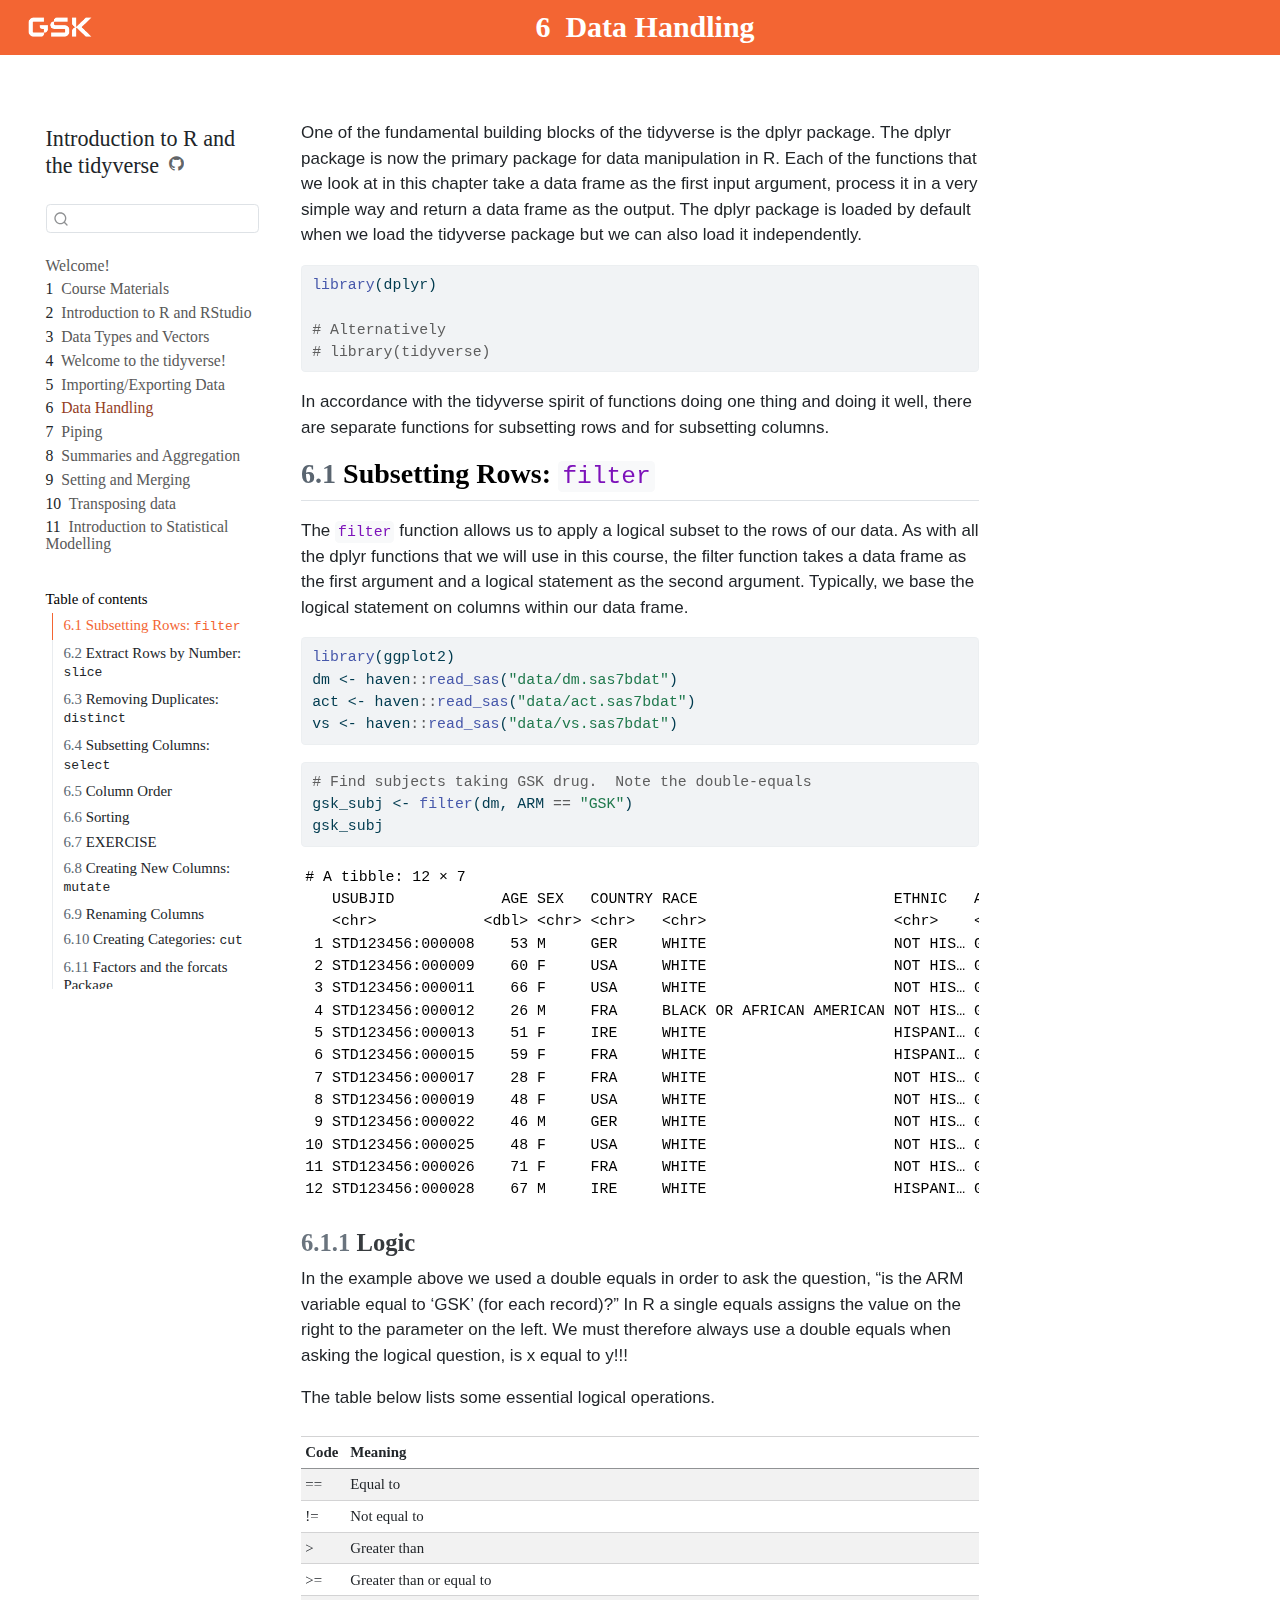
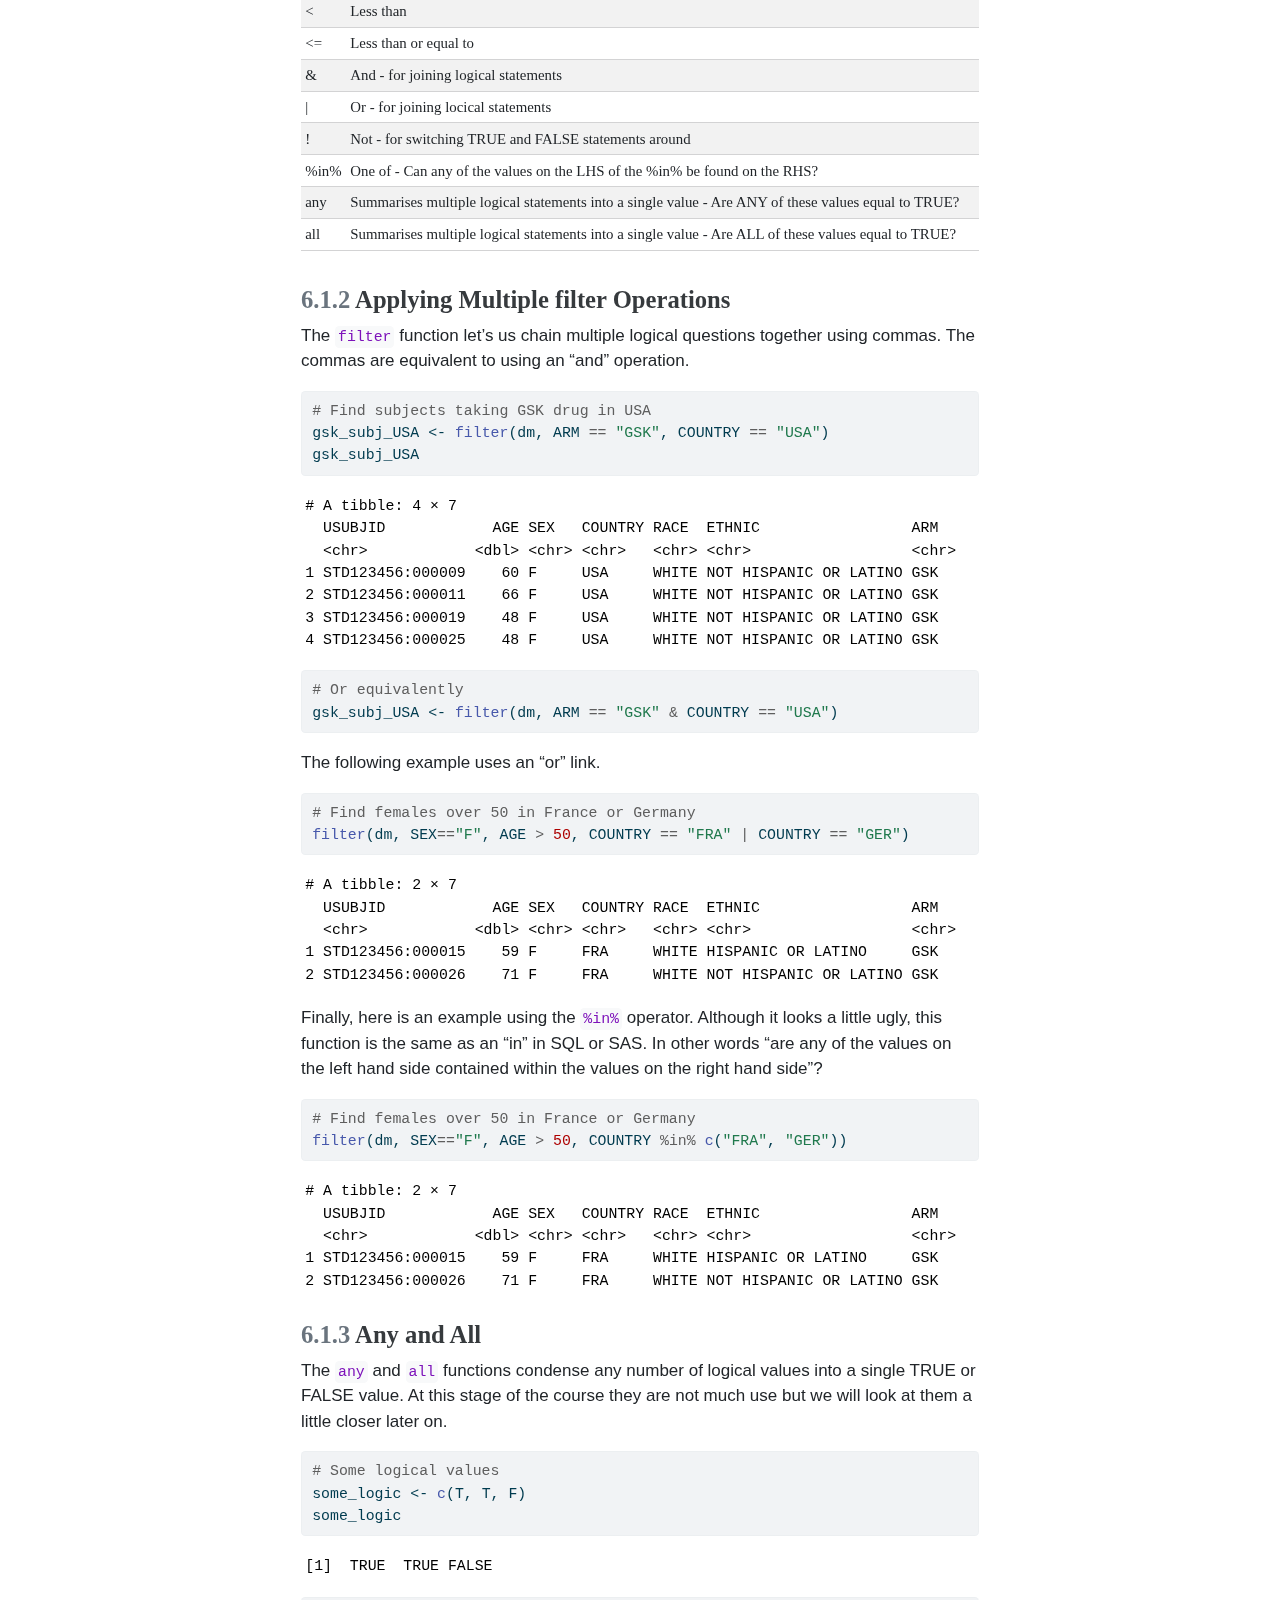
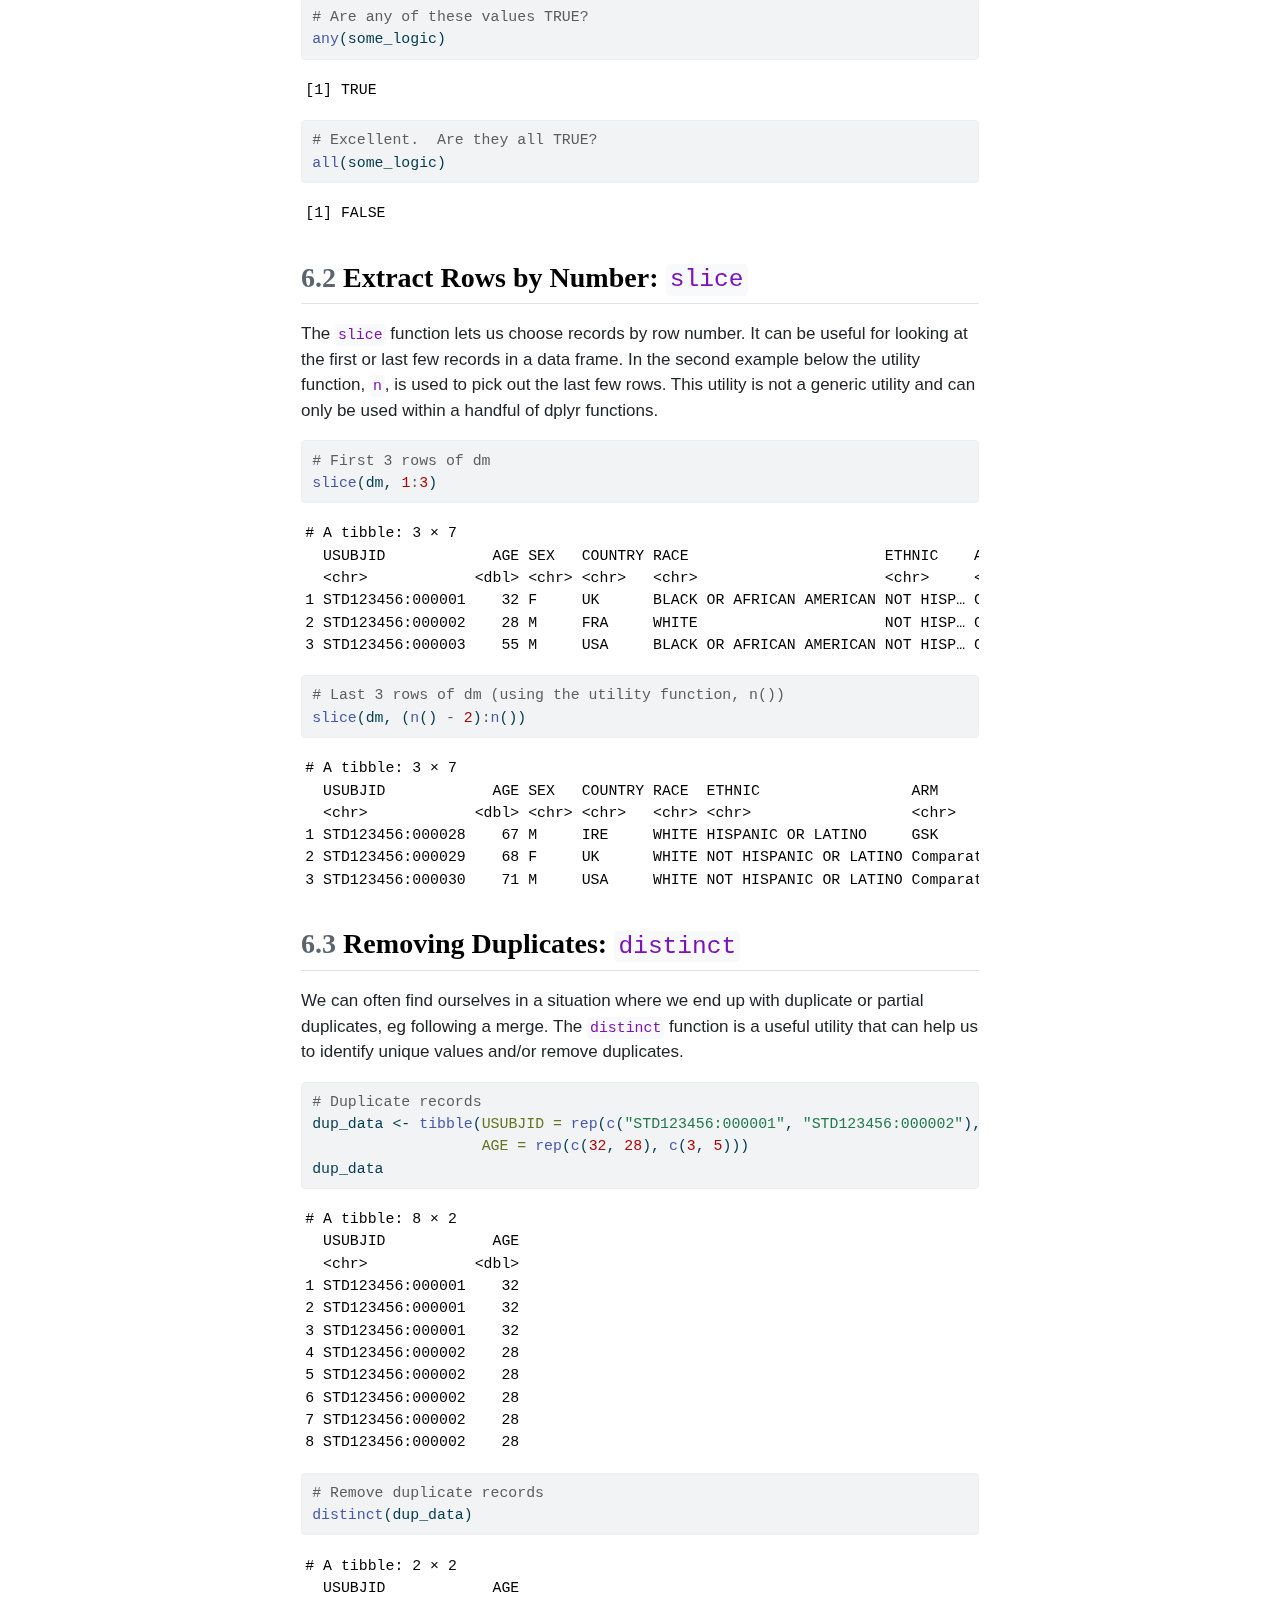
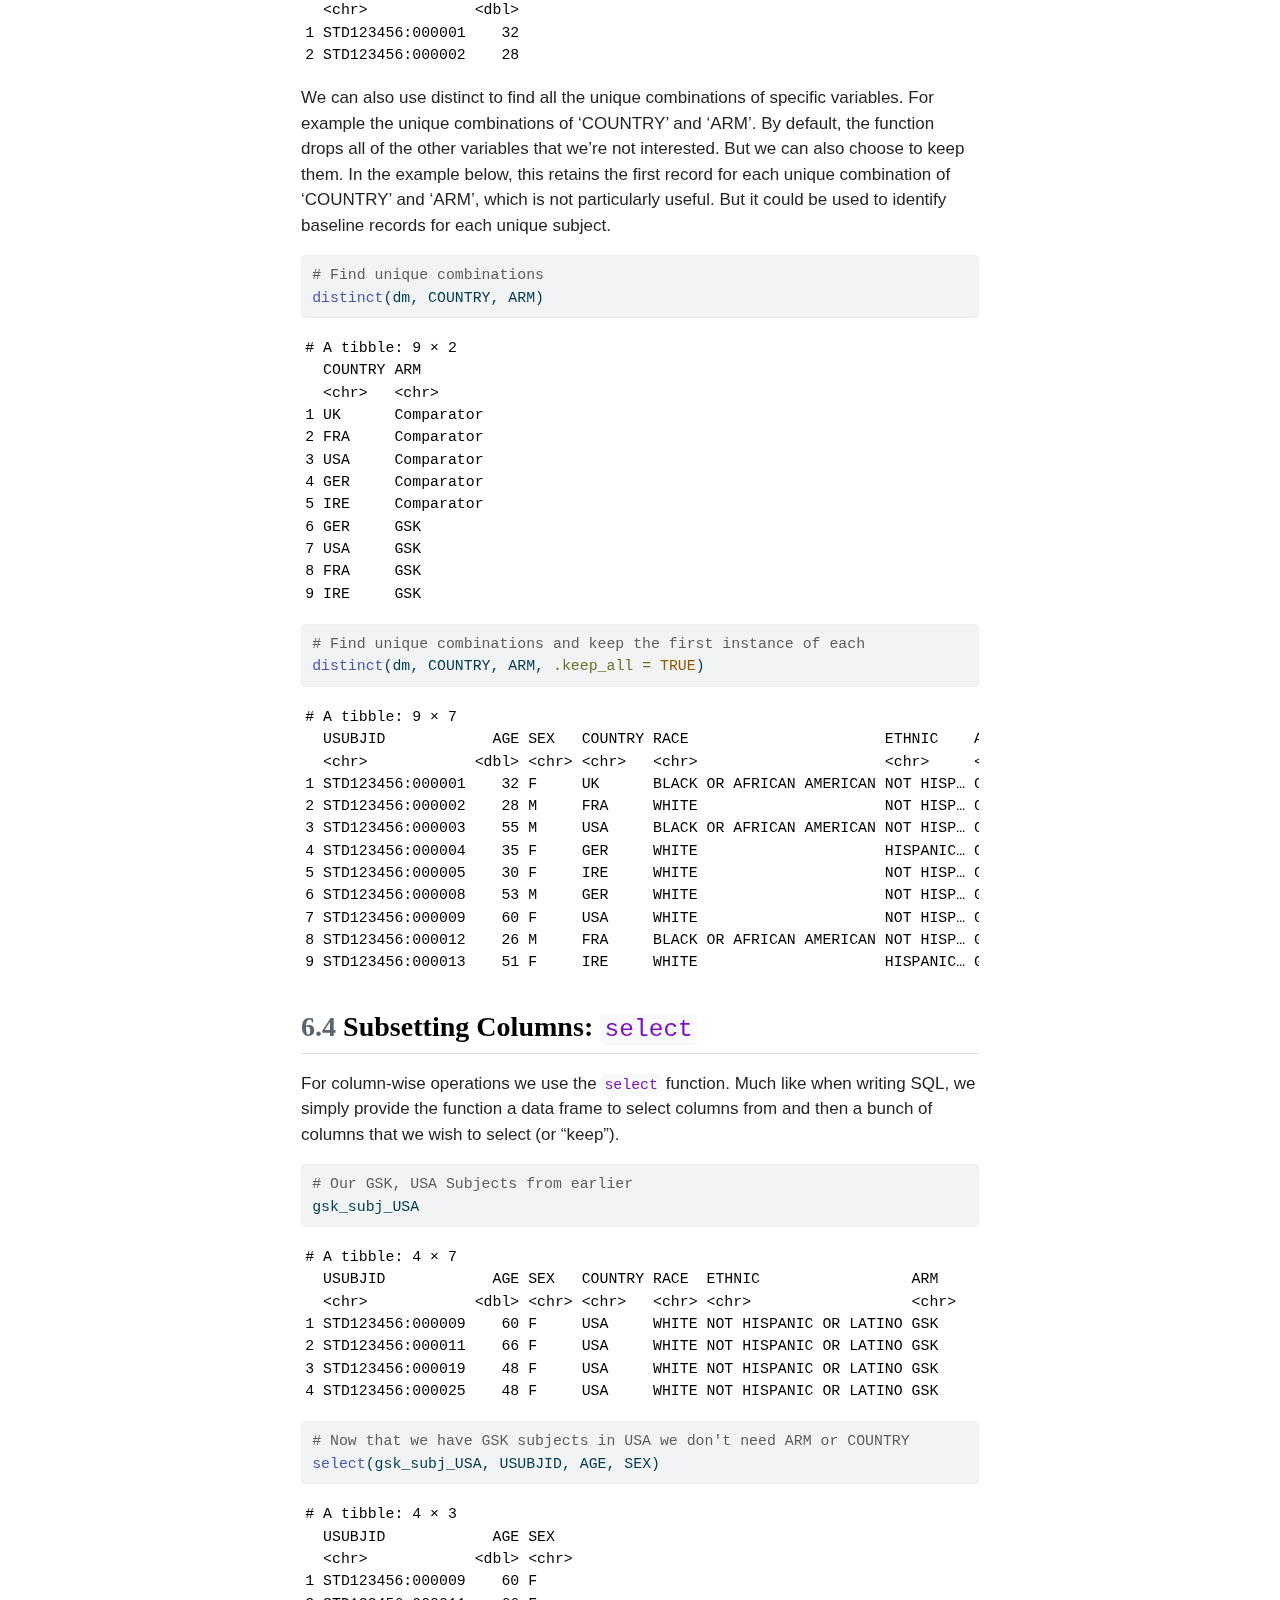
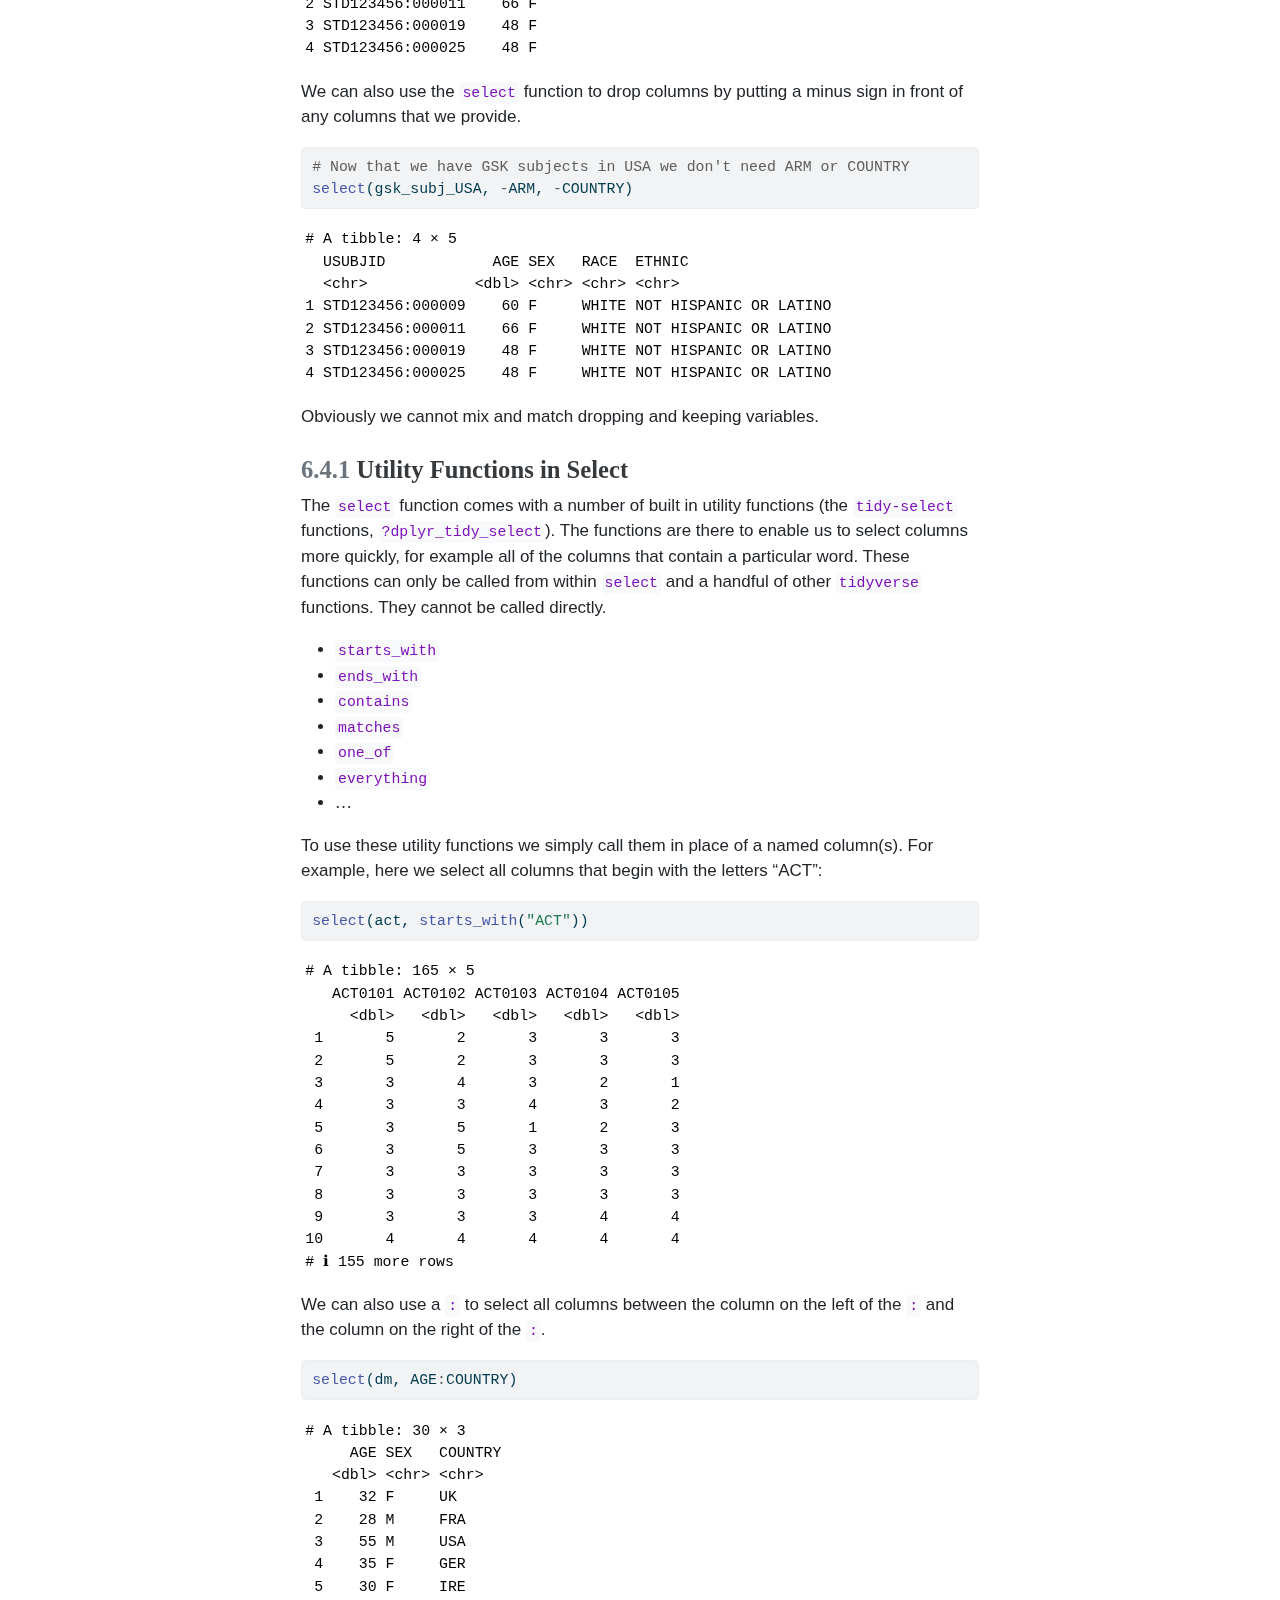
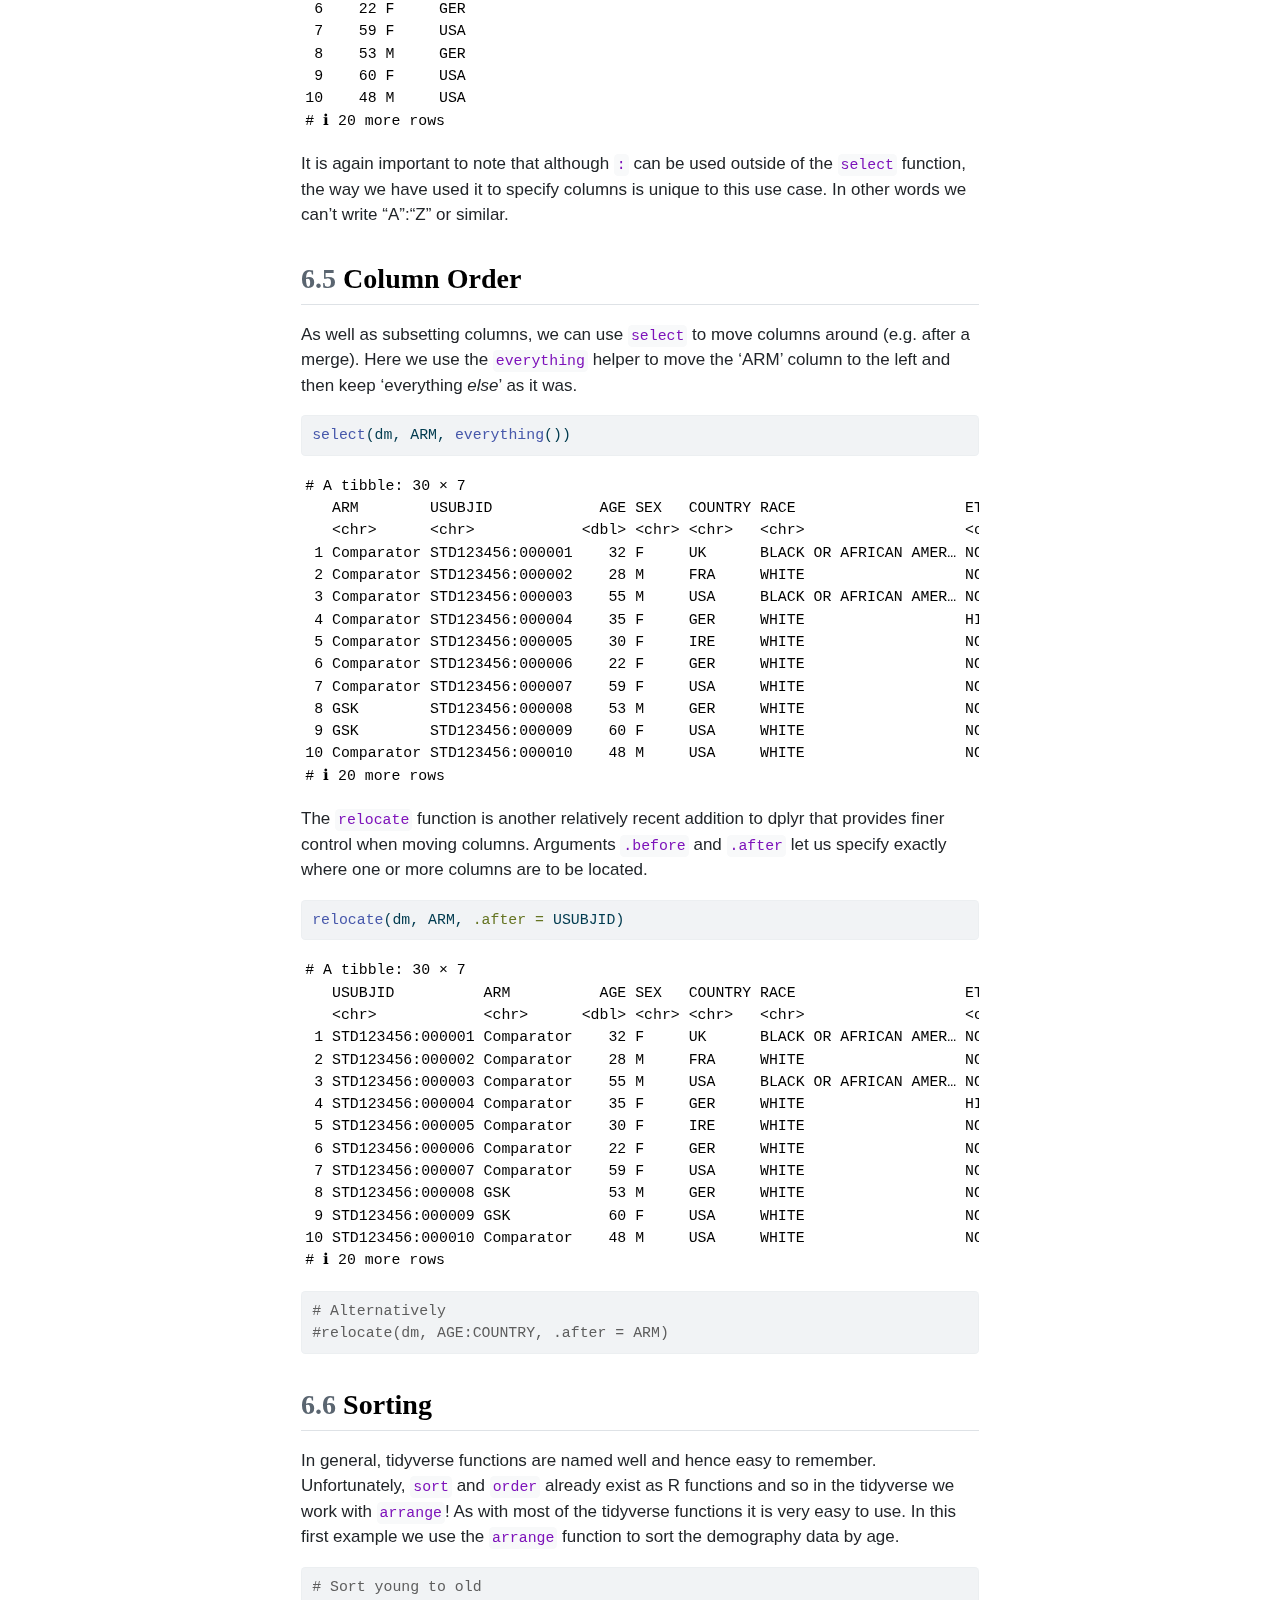
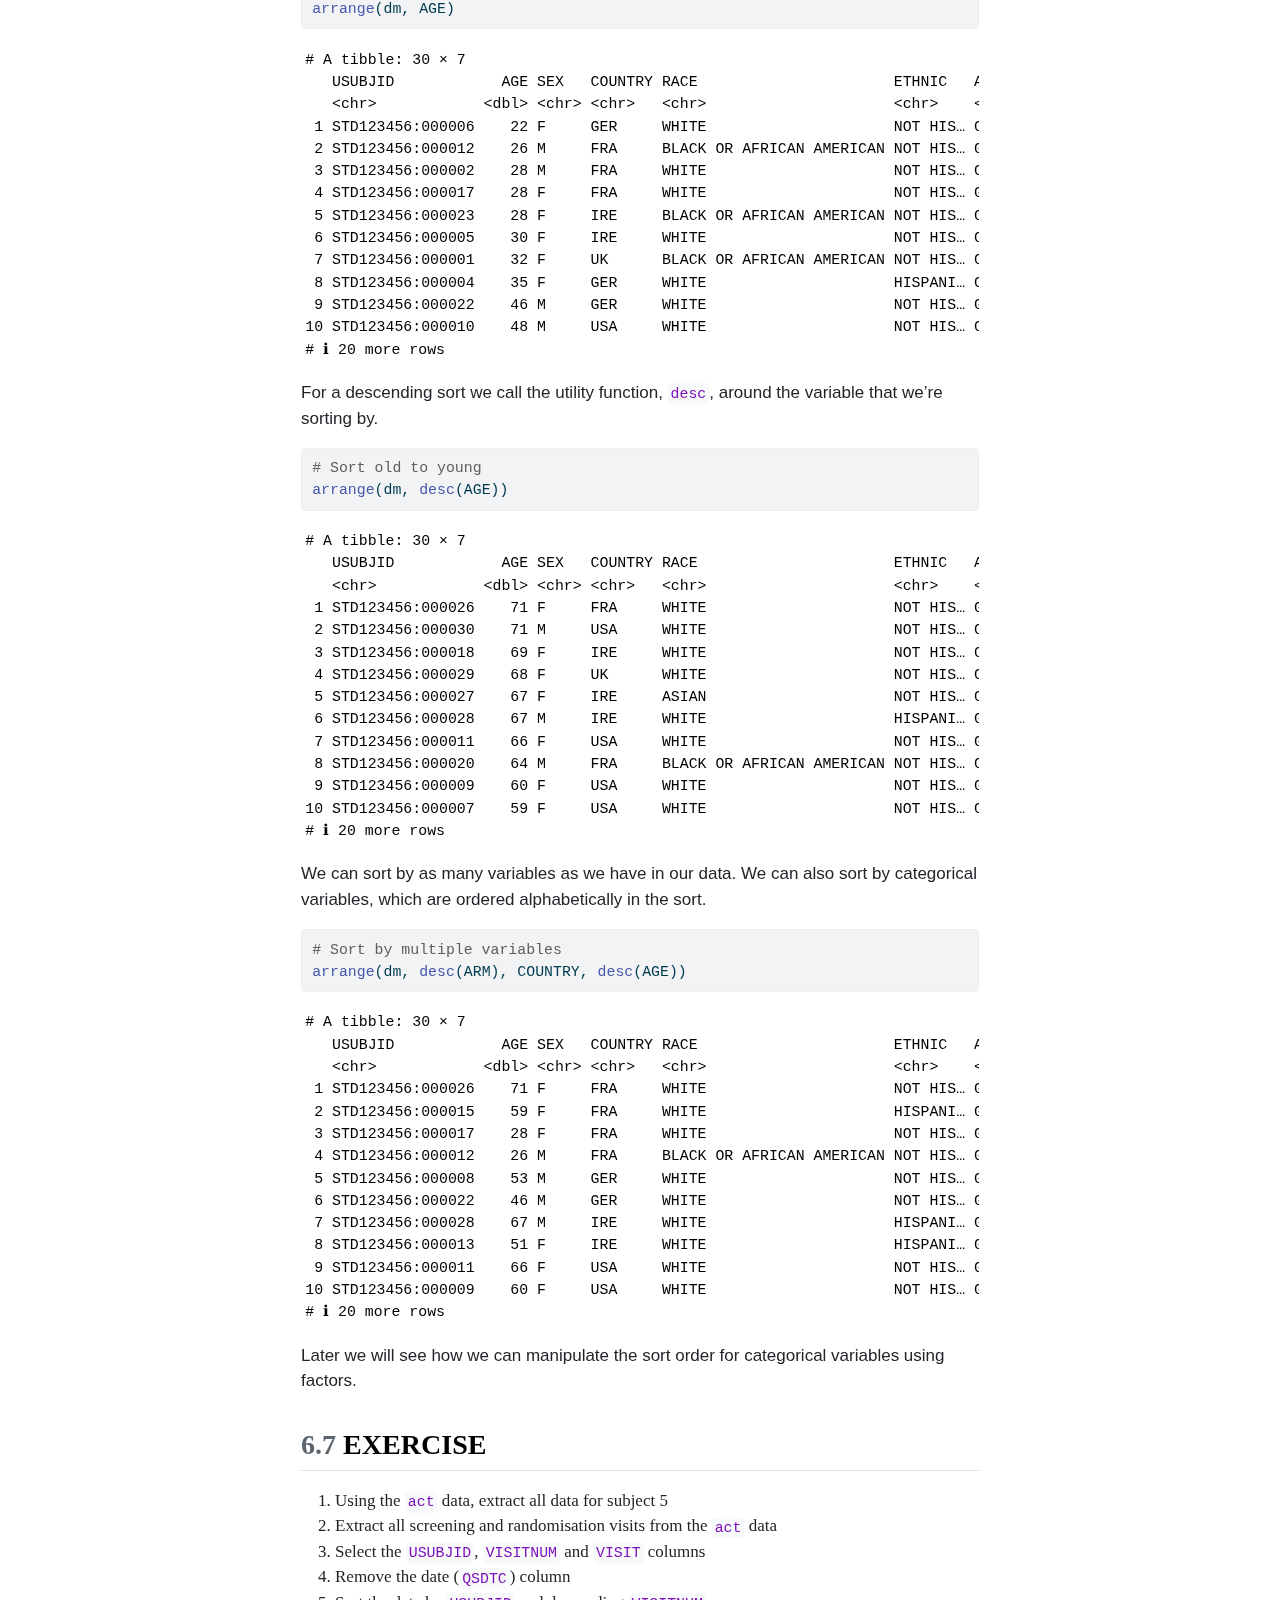
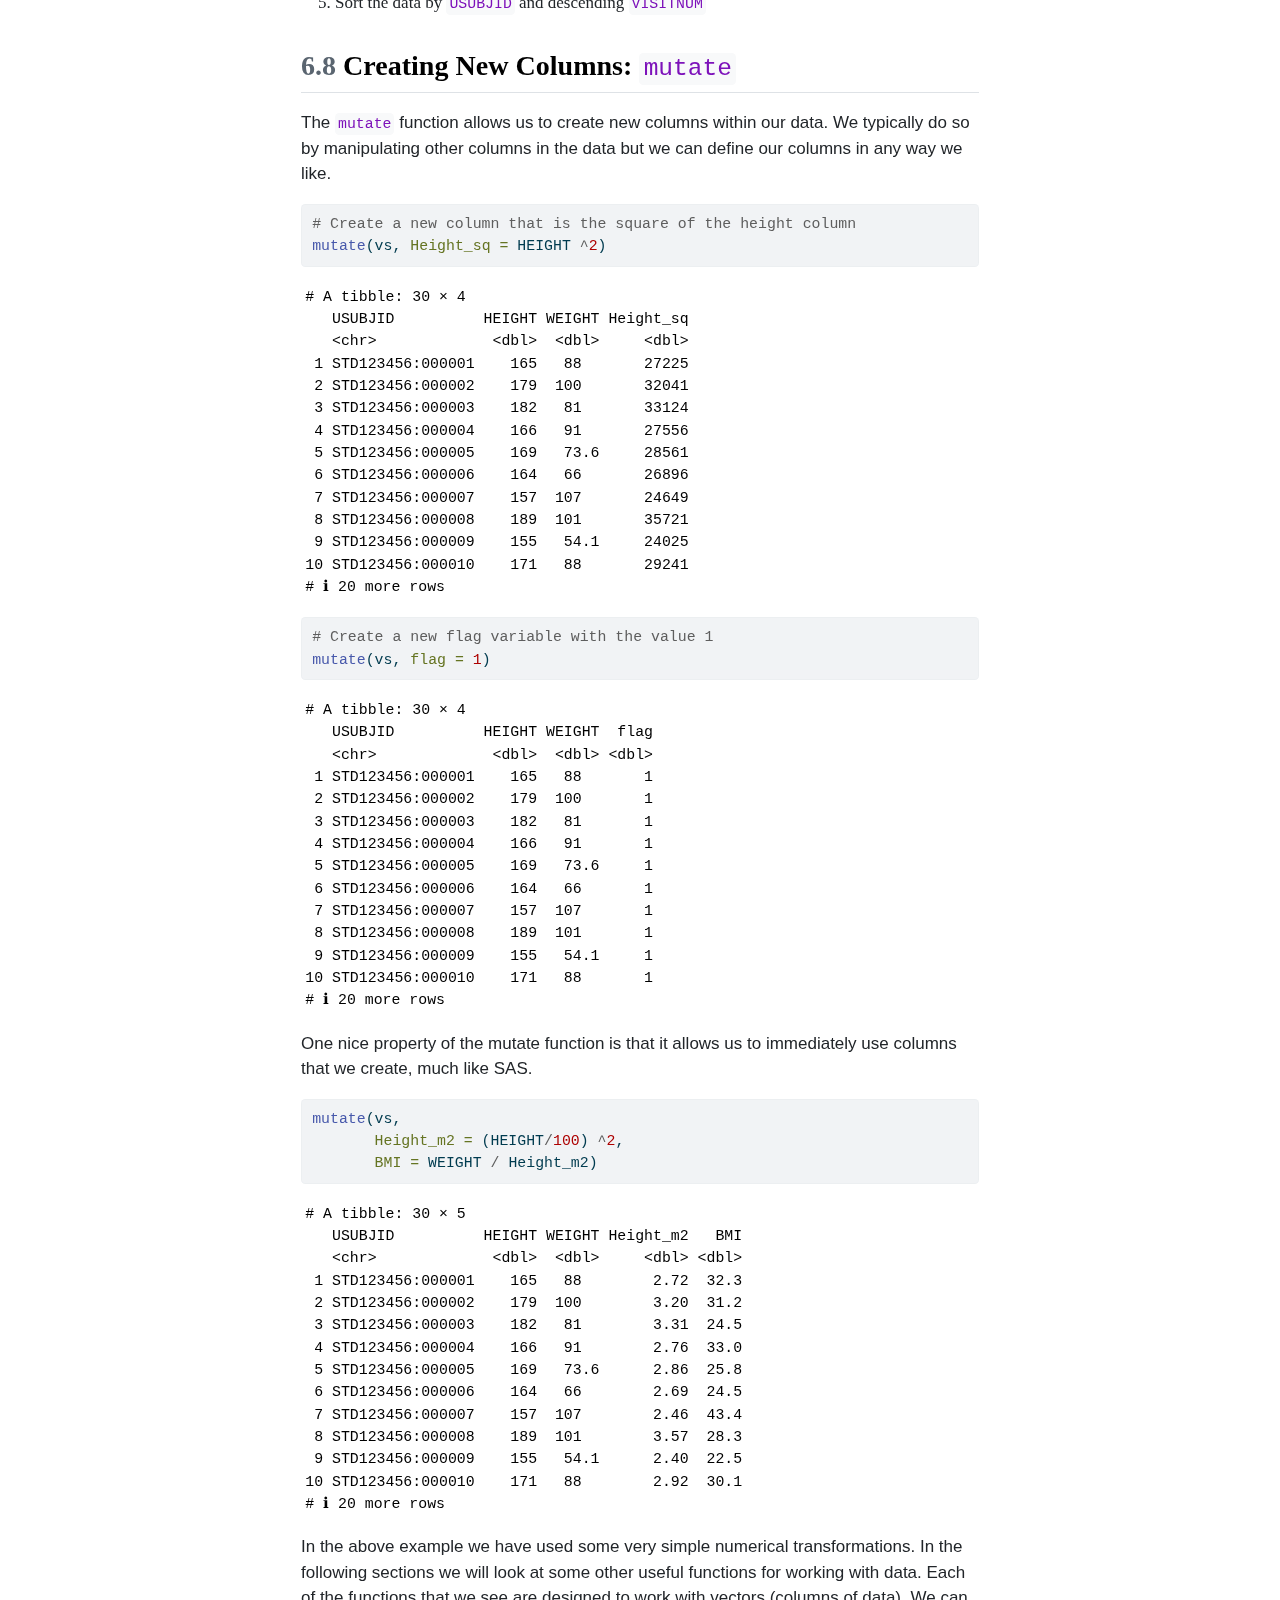
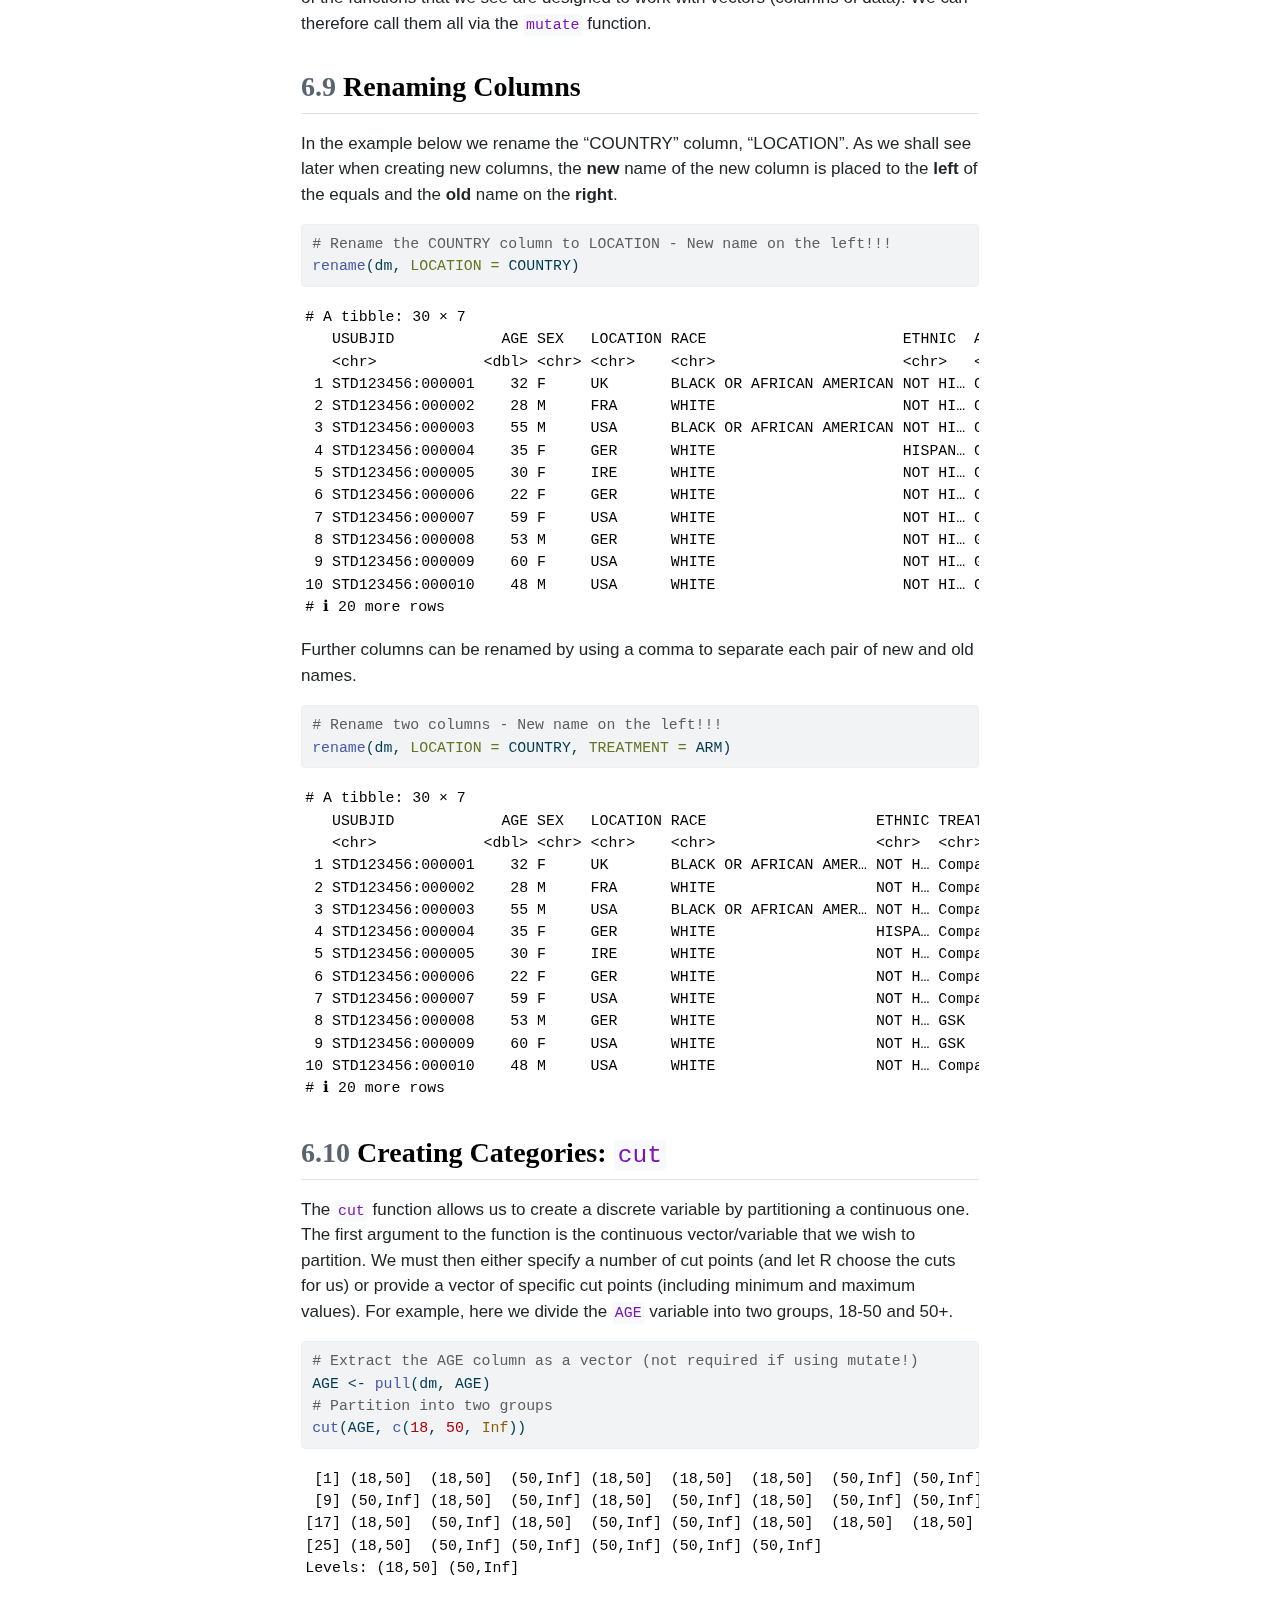
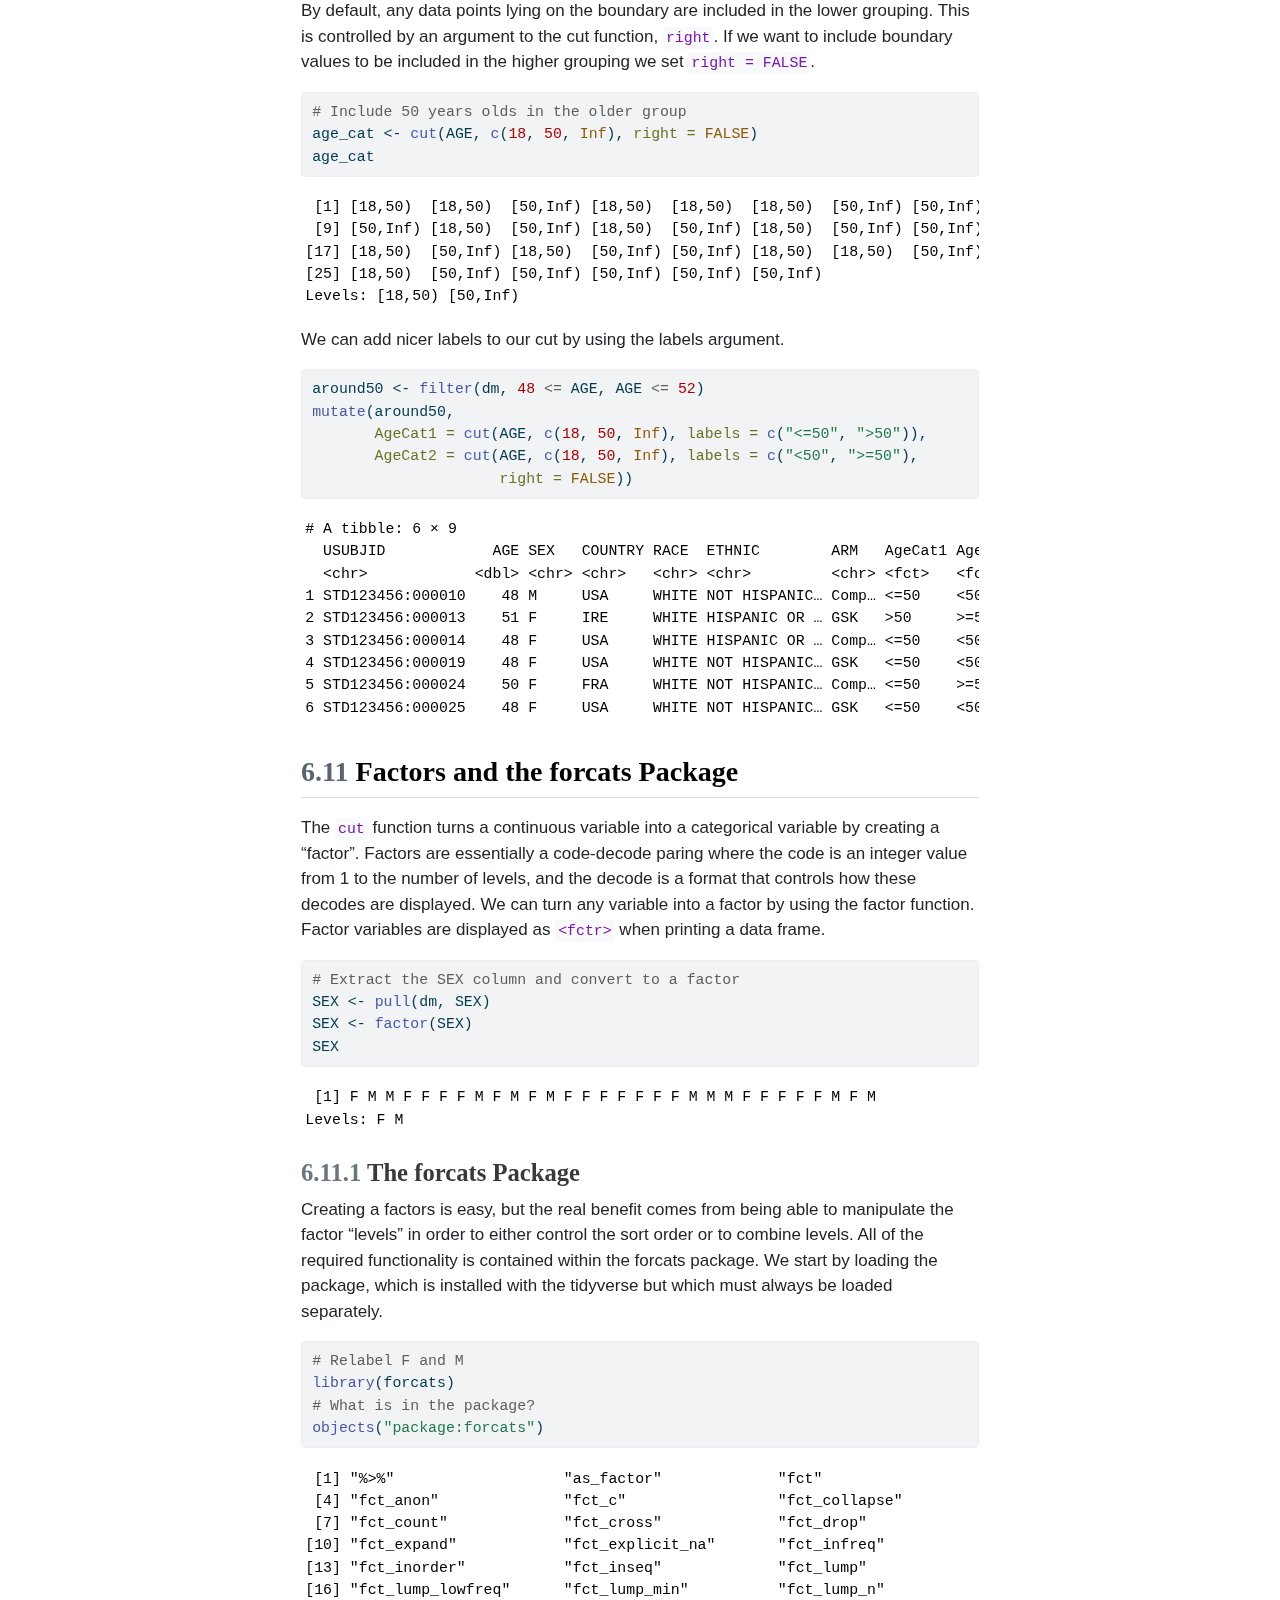
<file: 06_basic_data_processing.html>
<!DOCTYPE html>
<html xmlns="http://www.w3.org/1999/xhtml" lang="en" xml:lang="en"><head>

<meta charset="utf-8">
<meta name="generator" content="quarto-1.6.42">

<meta name="viewport" content="width=device-width, initial-scale=1.0, user-scalable=yes">


<title>6&nbsp; Data Handling – Introduction to R and the tidyverse</title>
<style>
code{white-space: pre-wrap;}
span.smallcaps{font-variant: small-caps;}
div.columns{display: flex; gap: min(4vw, 1.5em);}
div.column{flex: auto; overflow-x: auto;}
div.hanging-indent{margin-left: 1.5em; text-indent: -1.5em;}
ul.task-list{list-style: none;}
ul.task-list li input[type="checkbox"] {
  width: 0.8em;
  margin: 0 0.8em 0.2em -1em; /* quarto-specific, see https://github.com/quarto-dev/quarto-cli/issues/4556 */ 
  vertical-align: middle;
}
/* CSS for syntax highlighting */
pre > code.sourceCode { white-space: pre; position: relative; }
pre > code.sourceCode > span { line-height: 1.25; }
pre > code.sourceCode > span:empty { height: 1.2em; }
.sourceCode { overflow: visible; }
code.sourceCode > span { color: inherit; text-decoration: inherit; }
div.sourceCode { margin: 1em 0; }
pre.sourceCode { margin: 0; }
@media screen {
div.sourceCode { overflow: auto; }
}
@media print {
pre > code.sourceCode { white-space: pre-wrap; }
pre > code.sourceCode > span { display: inline-block; text-indent: -5em; padding-left: 5em; }
}
pre.numberSource code
  { counter-reset: source-line 0; }
pre.numberSource code > span
  { position: relative; left: -4em; counter-increment: source-line; }
pre.numberSource code > span > a:first-child::before
  { content: counter(source-line);
    position: relative; left: -1em; text-align: right; vertical-align: baseline;
    border: none; display: inline-block;
    -webkit-touch-callout: none; -webkit-user-select: none;
    -khtml-user-select: none; -moz-user-select: none;
    -ms-user-select: none; user-select: none;
    padding: 0 4px; width: 4em;
  }
pre.numberSource { margin-left: 3em;  padding-left: 4px; }
div.sourceCode
  {   }
@media screen {
pre > code.sourceCode > span > a:first-child::before { text-decoration: underline; }
}
</style>


<script src="site_libs/quarto-nav/quarto-nav.js"></script>
<script src="site_libs/quarto-nav/headroom.min.js"></script>
<script src="site_libs/clipboard/clipboard.min.js"></script>
<script src="site_libs/quarto-search/autocomplete.umd.js"></script>
<script src="site_libs/quarto-search/fuse.min.js"></script>
<script src="site_libs/quarto-search/quarto-search.js"></script>
<meta name="quarto:offset" content="./">
<link href="./07_magrittr.html" rel="next">
<link href="./05_importing_and_exporting_data.html" rel="prev">
<script src="site_libs/quarto-html/quarto.js"></script>
<script src="site_libs/quarto-html/popper.min.js"></script>
<script src="site_libs/quarto-html/tippy.umd.min.js"></script>
<script src="site_libs/quarto-html/anchor.min.js"></script>
<link href="site_libs/quarto-html/tippy.css" rel="stylesheet">
<link href="site_libs/quarto-html/quarto-syntax-highlighting-2f5df379a58b258e96c21c0638c20c03.css" rel="stylesheet" id="quarto-text-highlighting-styles">
<script src="site_libs/bootstrap/bootstrap.min.js"></script>
<link href="site_libs/bootstrap/bootstrap-icons.css" rel="stylesheet">
<link href="site_libs/bootstrap/bootstrap-6df1da3304e12c820926f47be4e172ea.min.css" rel="stylesheet" append-hash="true" id="quarto-bootstrap" data-mode="light">
<script id="quarto-search-options" type="application/json">{
  "location": "sidebar",
  "copy-button": false,
  "collapse-after": 3,
  "panel-placement": "start",
  "type": "textbox",
  "limit": 50,
  "keyboard-shortcut": [
    "f",
    "/",
    "s"
  ],
  "show-item-context": false,
  "language": {
    "search-no-results-text": "No results",
    "search-matching-documents-text": "matching documents",
    "search-copy-link-title": "Copy link to search",
    "search-hide-matches-text": "Hide additional matches",
    "search-more-match-text": "more match in this document",
    "search-more-matches-text": "more matches in this document",
    "search-clear-button-title": "Clear",
    "search-text-placeholder": "",
    "search-detached-cancel-button-title": "Cancel",
    "search-submit-button-title": "Submit",
    "search-label": "Search"
  }
}</script>
<style>html{ scroll-behavior: smooth; }</style>


</head>

<body class="nav-sidebar floating">

<div id="quarto-search-results"></div>
  <header id="quarto-header" class="headroom fixed-top quarto-banner">
  <nav class="quarto-secondary-nav">
    <div class="container-fluid d-flex">
      <button type="button" class="quarto-btn-toggle btn" data-bs-toggle="collapse" role="button" data-bs-target=".quarto-sidebar-collapse-item" aria-controls="quarto-sidebar" aria-expanded="false" aria-label="Toggle sidebar navigation" onclick="if (window.quartoToggleHeadroom) { window.quartoToggleHeadroom(); }">
        <i class="bi bi-layout-text-sidebar-reverse"></i>
      </button>
        <nav class="quarto-page-breadcrumbs" aria-label="breadcrumb"><ol class="breadcrumb"><li class="breadcrumb-item"><a href="./06_basic_data_processing.html"><span class="chapter-number">6</span>&nbsp; <span class="chapter-title">Data Handling</span></a></li></ol></nav>
        <a class="flex-grow-1" role="navigation" data-bs-toggle="collapse" data-bs-target=".quarto-sidebar-collapse-item" aria-controls="quarto-sidebar" aria-expanded="false" aria-label="Toggle sidebar navigation" onclick="if (window.quartoToggleHeadroom) { window.quartoToggleHeadroom(); }">      
        </a>
      <button type="button" class="btn quarto-search-button" aria-label="Search" onclick="window.quartoOpenSearch();">
        <i class="bi bi-search"></i>
      </button>
    </div>
  </nav>
</header>
<!-- content -->
<header id="title-block-header" class="quarto-title-block default toc-left page-columns page-full">
  <div class="quarto-title-banner page-columns page-full">
    <div class="quarto-title column-body">
      <h1 class="title"><span class="chapter-number">6</span>&nbsp; <span class="chapter-title">Data Handling</span></h1>
                      </div>
  </div>
    
  
  <div class="quarto-title-meta">

      
    
      
    </div>
    
  
  </header><div id="quarto-content" class="quarto-container page-columns page-rows-contents page-layout-article">
<!-- sidebar -->
  <nav id="quarto-sidebar" class="sidebar collapse collapse-horizontal quarto-sidebar-collapse-item sidebar-navigation floating overflow-auto">
    <div class="pt-lg-2 mt-2 text-left sidebar-header">
    <div class="sidebar-title mb-0 py-0">
      <a href="./">Introduction to R and the tidyverse</a> 
        <div class="sidebar-tools-main">
    <a href="https://github.com/GSK-Biostatistics/intro_to_r_and_the_tidyverse_training" title="Source Code" class="quarto-navigation-tool px-1" aria-label="Source Code"><i class="bi bi-github"></i></a>
</div>
    </div>
      </div>
        <div class="mt-2 flex-shrink-0 align-items-center">
        <div class="sidebar-search">
        <div id="quarto-search" class="" title="Search"></div>
        </div>
        </div>
    <div class="sidebar-menu-container"> 
    <ul class="list-unstyled mt-1">
        <li class="sidebar-item">
  <div class="sidebar-item-container"> 
  <a href="./index.html" class="sidebar-item-text sidebar-link">
 <span class="menu-text">Welcome!</span></a>
  </div>
</li>
        <li class="sidebar-item">
  <div class="sidebar-item-container"> 
  <a href="./01_materials_external.html" class="sidebar-item-text sidebar-link">
 <span class="menu-text"><span class="chapter-number">1</span>&nbsp; <span class="chapter-title">Course Materials</span></span></a>
  </div>
</li>
        <li class="sidebar-item">
  <div class="sidebar-item-container"> 
  <a href="./02_r_rstudio.html" class="sidebar-item-text sidebar-link">
 <span class="menu-text"><span class="chapter-number">2</span>&nbsp; <span class="chapter-title">Introduction to R and RStudio</span></span></a>
  </div>
</li>
        <li class="sidebar-item">
  <div class="sidebar-item-container"> 
  <a href="./03_vectors.html" class="sidebar-item-text sidebar-link">
 <span class="menu-text"><span class="chapter-number">3</span>&nbsp; <span class="chapter-title">Data Types and Vectors</span></span></a>
  </div>
</li>
        <li class="sidebar-item">
  <div class="sidebar-item-container"> 
  <a href="./04_data_frames.html" class="sidebar-item-text sidebar-link">
 <span class="menu-text"><span class="chapter-number">4</span>&nbsp; <span class="chapter-title">Welcome to the tidyverse!</span></span></a>
  </div>
</li>
        <li class="sidebar-item">
  <div class="sidebar-item-container"> 
  <a href="./05_importing_and_exporting_data.html" class="sidebar-item-text sidebar-link">
 <span class="menu-text"><span class="chapter-number">5</span>&nbsp; <span class="chapter-title">Importing/Exporting Data</span></span></a>
  </div>
</li>
        <li class="sidebar-item">
  <div class="sidebar-item-container"> 
  <a href="./06_basic_data_processing.html" class="sidebar-item-text sidebar-link active">
 <span class="menu-text"><span class="chapter-number">6</span>&nbsp; <span class="chapter-title">Data Handling</span></span></a>
  </div>
</li>
        <li class="sidebar-item">
  <div class="sidebar-item-container"> 
  <a href="./07_magrittr.html" class="sidebar-item-text sidebar-link">
 <span class="menu-text"><span class="chapter-number">7</span>&nbsp; <span class="chapter-title">Piping</span></span></a>
  </div>
</li>
        <li class="sidebar-item">
  <div class="sidebar-item-container"> 
  <a href="./08_summaries_aggregation.html" class="sidebar-item-text sidebar-link">
 <span class="menu-text"><span class="chapter-number">8</span>&nbsp; <span class="chapter-title">Summaries and Aggregation</span></span></a>
  </div>
</li>
        <li class="sidebar-item">
  <div class="sidebar-item-container"> 
  <a href="./09_setting_merging.html" class="sidebar-item-text sidebar-link">
 <span class="menu-text"><span class="chapter-number">9</span>&nbsp; <span class="chapter-title">Setting and Merging</span></span></a>
  </div>
</li>
        <li class="sidebar-item">
  <div class="sidebar-item-container"> 
  <a href="./10_transposing.html" class="sidebar-item-text sidebar-link">
 <span class="menu-text"><span class="chapter-number">10</span>&nbsp; <span class="chapter-title">Transposing data</span></span></a>
  </div>
</li>
        <li class="sidebar-item">
  <div class="sidebar-item-container"> 
  <a href="./11_statistical_modelling.html" class="sidebar-item-text sidebar-link">
 <span class="menu-text"><span class="chapter-number">11</span>&nbsp; <span class="chapter-title">Introduction to Statistical Modelling</span></span></a>
  </div>
</li>
    </ul>
    </div>
    <nav id="TOC" role="doc-toc" class="toc-active">
    <h2 id="toc-title">Table of contents</h2>
   
  <ul>
  <li><a href="#subsetting-rows-filter" id="toc-subsetting-rows-filter" class="nav-link active" data-scroll-target="#subsetting-rows-filter"><span class="header-section-number">6.1</span> Subsetting Rows: <code>filter</code></a>
  <ul class="collapse">
  <li><a href="#logic" id="toc-logic" class="nav-link" data-scroll-target="#logic"><span class="header-section-number">6.1.1</span> Logic</a></li>
  <li><a href="#applying-multiple-filter-operations" id="toc-applying-multiple-filter-operations" class="nav-link" data-scroll-target="#applying-multiple-filter-operations"><span class="header-section-number">6.1.2</span> Applying Multiple filter Operations</a></li>
  <li><a href="#any-and-all" id="toc-any-and-all" class="nav-link" data-scroll-target="#any-and-all"><span class="header-section-number">6.1.3</span> Any and All</a></li>
  </ul></li>
  <li><a href="#extract-rows-by-number-slice" id="toc-extract-rows-by-number-slice" class="nav-link" data-scroll-target="#extract-rows-by-number-slice"><span class="header-section-number">6.2</span> Extract Rows by Number: <code>slice</code></a></li>
  <li><a href="#removing-duplicates-distinct" id="toc-removing-duplicates-distinct" class="nav-link" data-scroll-target="#removing-duplicates-distinct"><span class="header-section-number">6.3</span> Removing Duplicates: <code>distinct</code></a></li>
  <li><a href="#subsetting-columns-select" id="toc-subsetting-columns-select" class="nav-link" data-scroll-target="#subsetting-columns-select"><span class="header-section-number">6.4</span> Subsetting Columns: <code>select</code></a>
  <ul class="collapse">
  <li><a href="#utility-functions-in-select" id="toc-utility-functions-in-select" class="nav-link" data-scroll-target="#utility-functions-in-select"><span class="header-section-number">6.4.1</span> Utility Functions in Select</a></li>
  </ul></li>
  <li><a href="#column-order" id="toc-column-order" class="nav-link" data-scroll-target="#column-order"><span class="header-section-number">6.5</span> Column Order</a></li>
  <li><a href="#sorting" id="toc-sorting" class="nav-link" data-scroll-target="#sorting"><span class="header-section-number">6.6</span> Sorting</a></li>
  <li><a href="#subsetting" id="toc-subsetting" class="nav-link" data-scroll-target="#subsetting"><span class="header-section-number">6.7</span> EXERCISE</a></li>
  <li><a href="#creating-new-columns-mutate" id="toc-creating-new-columns-mutate" class="nav-link" data-scroll-target="#creating-new-columns-mutate"><span class="header-section-number">6.8</span> Creating New Columns: <code>mutate</code></a></li>
  <li><a href="#renaming-columns" id="toc-renaming-columns" class="nav-link" data-scroll-target="#renaming-columns"><span class="header-section-number">6.9</span> Renaming Columns</a></li>
  <li><a href="#creating-categories-cut" id="toc-creating-categories-cut" class="nav-link" data-scroll-target="#creating-categories-cut"><span class="header-section-number">6.10</span> Creating Categories: <code>cut</code></a></li>
  <li><a href="#factors-and-the-forcats-package" id="toc-factors-and-the-forcats-package" class="nav-link" data-scroll-target="#factors-and-the-forcats-package"><span class="header-section-number">6.11</span> Factors and the forcats Package</a>
  <ul class="collapse">
  <li><a href="#the-forcats-package" id="toc-the-forcats-package" class="nav-link" data-scroll-target="#the-forcats-package"><span class="header-section-number">6.11.1</span> The forcats Package</a></li>
  <li><a href="#reordering-levels" id="toc-reordering-levels" class="nav-link" data-scroll-target="#reordering-levels"><span class="header-section-number">6.11.2</span> Reordering Levels</a></li>
  <li><a href="#recoding-factors-changing-the-labels" id="toc-recoding-factors-changing-the-labels" class="nav-link" data-scroll-target="#recoding-factors-changing-the-labels"><span class="header-section-number">6.11.3</span> Recoding Factors (Changing the Labels)</a></li>
  <li><a href="#collapsingcombining-levels" id="toc-collapsingcombining-levels" class="nav-link" data-scroll-target="#collapsingcombining-levels"><span class="header-section-number">6.11.4</span> Collapsing/Combining Levels</a></li>
  </ul></li>
  <li><a href="#string-manipulation-with-the-stringr-package" id="toc-string-manipulation-with-the-stringr-package" class="nav-link" data-scroll-target="#string-manipulation-with-the-stringr-package"><span class="header-section-number">6.12</span> String Manipulation with the stringr Package</a>
  <ul class="collapse">
  <li><a href="#string-length" id="toc-string-length" class="nav-link" data-scroll-target="#string-length"><span class="header-section-number">6.12.1</span> String Length</a></li>
  <li><a href="#adding-white-space-formatting" id="toc-adding-white-space-formatting" class="nav-link" data-scroll-target="#adding-white-space-formatting"><span class="header-section-number">6.12.2</span> Adding White Space: Formatting</a></li>
  <li><a href="#removal-of-white-space" id="toc-removal-of-white-space" class="nav-link" data-scroll-target="#removal-of-white-space"><span class="header-section-number">6.12.3</span> Removal of White Space</a></li>
  <li><a href="#concatenation" id="toc-concatenation" class="nav-link" data-scroll-target="#concatenation"><span class="header-section-number">6.12.4</span> Concatenation</a></li>
  <li><a href="#paragraphs" id="toc-paragraphs" class="nav-link" data-scroll-target="#paragraphs"><span class="header-section-number">6.12.5</span> Paragraphs</a></li>
  <li><a href="#finding-patterns" id="toc-finding-patterns" class="nav-link" data-scroll-target="#finding-patterns"><span class="header-section-number">6.12.6</span> Finding Patterns</a></li>
  <li><a href="#replacing-values" id="toc-replacing-values" class="nav-link" data-scroll-target="#replacing-values"><span class="header-section-number">6.12.7</span> Replacing Values</a></li>
  </ul></li>
  <li><a href="#mutate" id="toc-mutate" class="nav-link" data-scroll-target="#mutate"><span class="header-section-number">6.13</span> EXERCISE</a></li>
  <li><a href="#working-with-dates-and-the-lubridate-package" id="toc-working-with-dates-and-the-lubridate-package" class="nav-link" data-scroll-target="#working-with-dates-and-the-lubridate-package"><span class="header-section-number">6.14</span> Working with Dates and the lubridate Package</a>
  <ul class="collapse">
  <li><a href="#date-conversion" id="toc-date-conversion" class="nav-link" data-scroll-target="#date-conversion"><span class="header-section-number">6.14.1</span> Date Conversion</a></li>
  <li><a href="#datetime-utilities" id="toc-datetime-utilities" class="nav-link" data-scroll-target="#datetime-utilities"><span class="header-section-number">6.14.2</span> Date/time Utilities</a></li>
  </ul></li>
  <li><a href="#transmute" id="toc-transmute" class="nav-link" data-scroll-target="#transmute"><span class="header-section-number">6.15</span> Transmute</a></li>
  </ul>
<div class="toc-actions"><ul></ul></div></nav>
</nav>
<div id="quarto-sidebar-glass" class="quarto-sidebar-collapse-item" data-bs-toggle="collapse" data-bs-target=".quarto-sidebar-collapse-item"></div>
<!-- margin-sidebar -->
    <div id="quarto-margin-sidebar" class="sidebar margin-sidebar zindex-bottom">
    </div>
<!-- main -->
<main class="content quarto-banner-title-block" id="quarto-document-content">





<p>One of the fundamental building blocks of the tidyverse is the dplyr package. The dplyr package is now the primary package for data manipulation in R. Each of the functions that we look at in this chapter take a data frame as the first input argument, process it in a very simple way and return a data frame as the output. The dplyr package is loaded by default when we load the tidyverse package but we can also load it independently.</p>
<div class="cell">
<div class="sourceCode cell-code" id="cb1"><pre class="sourceCode r code-with-copy"><code class="sourceCode r"><span id="cb1-1"><a href="#cb1-1" aria-hidden="true" tabindex="-1"></a><span class="fu">library</span>(dplyr)</span>
<span id="cb1-2"><a href="#cb1-2" aria-hidden="true" tabindex="-1"></a></span>
<span id="cb1-3"><a href="#cb1-3" aria-hidden="true" tabindex="-1"></a><span class="co"># Alternatively</span></span>
<span id="cb1-4"><a href="#cb1-4" aria-hidden="true" tabindex="-1"></a><span class="co"># library(tidyverse)</span></span></code><button title="Copy to Clipboard" class="code-copy-button"><i class="bi"></i></button></pre></div>
</div>
<p>In accordance with the tidyverse spirit of functions doing one thing and doing it well, there are separate functions for subsetting rows and for subsetting columns.</p>
<section id="subsetting-rows-filter" class="level2" data-number="6.1">
<h2 data-number="6.1" class="anchored" data-anchor-id="subsetting-rows-filter"><span class="header-section-number">6.1</span> Subsetting Rows: <code>filter</code></h2>
<p>The <code>filter</code> function allows us to apply a logical subset to the rows of our data. As with all the dplyr functions that we will use in this course, the filter function takes a data frame as the first argument and a logical statement as the second argument. Typically, we base the logical statement on columns within our data frame.</p>
<div class="cell">
<div class="sourceCode cell-code" id="cb2"><pre class="sourceCode r code-with-copy"><code class="sourceCode r"><span id="cb2-1"><a href="#cb2-1" aria-hidden="true" tabindex="-1"></a><span class="fu">library</span>(ggplot2)</span>
<span id="cb2-2"><a href="#cb2-2" aria-hidden="true" tabindex="-1"></a>dm <span class="ot">&lt;-</span> haven<span class="sc">::</span><span class="fu">read_sas</span>(<span class="st">"data/dm.sas7bdat"</span>)</span>
<span id="cb2-3"><a href="#cb2-3" aria-hidden="true" tabindex="-1"></a>act <span class="ot">&lt;-</span> haven<span class="sc">::</span><span class="fu">read_sas</span>(<span class="st">"data/act.sas7bdat"</span>)</span>
<span id="cb2-4"><a href="#cb2-4" aria-hidden="true" tabindex="-1"></a>vs <span class="ot">&lt;-</span> haven<span class="sc">::</span><span class="fu">read_sas</span>(<span class="st">"data/vs.sas7bdat"</span>)</span></code><button title="Copy to Clipboard" class="code-copy-button"><i class="bi"></i></button></pre></div>
</div>
<div class="cell">
<div class="sourceCode cell-code" id="cb3"><pre class="sourceCode r code-with-copy"><code class="sourceCode r"><span id="cb3-1"><a href="#cb3-1" aria-hidden="true" tabindex="-1"></a><span class="co"># Find subjects taking GSK drug.  Note the double-equals</span></span>
<span id="cb3-2"><a href="#cb3-2" aria-hidden="true" tabindex="-1"></a>gsk_subj <span class="ot">&lt;-</span> <span class="fu">filter</span>(dm, ARM <span class="sc">==</span> <span class="st">"GSK"</span>)</span>
<span id="cb3-3"><a href="#cb3-3" aria-hidden="true" tabindex="-1"></a>gsk_subj</span></code><button title="Copy to Clipboard" class="code-copy-button"><i class="bi"></i></button></pre></div>
<div class="cell-output cell-output-stdout">
<pre><code># A tibble: 12 × 7
   USUBJID            AGE SEX   COUNTRY RACE                      ETHNIC   ARM  
   &lt;chr&gt;            &lt;dbl&gt; &lt;chr&gt; &lt;chr&gt;   &lt;chr&gt;                     &lt;chr&gt;    &lt;chr&gt;
 1 STD123456:000008    53 M     GER     WHITE                     NOT HIS… GSK  
 2 STD123456:000009    60 F     USA     WHITE                     NOT HIS… GSK  
 3 STD123456:000011    66 F     USA     WHITE                     NOT HIS… GSK  
 4 STD123456:000012    26 M     FRA     BLACK OR AFRICAN AMERICAN NOT HIS… GSK  
 5 STD123456:000013    51 F     IRE     WHITE                     HISPANI… GSK  
 6 STD123456:000015    59 F     FRA     WHITE                     HISPANI… GSK  
 7 STD123456:000017    28 F     FRA     WHITE                     NOT HIS… GSK  
 8 STD123456:000019    48 F     USA     WHITE                     NOT HIS… GSK  
 9 STD123456:000022    46 M     GER     WHITE                     NOT HIS… GSK  
10 STD123456:000025    48 F     USA     WHITE                     NOT HIS… GSK  
11 STD123456:000026    71 F     FRA     WHITE                     NOT HIS… GSK  
12 STD123456:000028    67 M     IRE     WHITE                     HISPANI… GSK  </code></pre>
</div>
</div>
<section id="logic" class="level3" data-number="6.1.1">
<h3 data-number="6.1.1" class="anchored" data-anchor-id="logic"><span class="header-section-number">6.1.1</span> Logic</h3>
<p>In the example above we used a double equals in order to ask the question, “is the ARM variable equal to ‘GSK’ (for each record)?” In R a single equals assigns the value on the right to the parameter on the left. We must therefore always use a double equals when asking the logical question, is x equal to y!!!</p>
<p>The table below lists some essential logical operations.</p>
<div class="cell">
<div class="cell-output-display">
<table class="caption-top table table-sm table-striped small">
<colgroup>
<col style="width: 6%">
<col style="width: 93%">
</colgroup>
<thead>
<tr class="header">
<th style="text-align: left;">Code</th>
<th style="text-align: left;">Meaning</th>
</tr>
</thead>
<tbody>
<tr class="odd">
<td style="text-align: left;">==</td>
<td style="text-align: left;">Equal to</td>
</tr>
<tr class="even">
<td style="text-align: left;">!=</td>
<td style="text-align: left;">Not equal to</td>
</tr>
<tr class="odd">
<td style="text-align: left;">&gt;</td>
<td style="text-align: left;">Greater than</td>
</tr>
<tr class="even">
<td style="text-align: left;">&gt;=</td>
<td style="text-align: left;">Greater than or equal to</td>
</tr>
<tr class="odd">
<td style="text-align: left;">&lt;</td>
<td style="text-align: left;">Less than</td>
</tr>
<tr class="even">
<td style="text-align: left;">&lt;=</td>
<td style="text-align: left;">Less than or equal to</td>
</tr>
<tr class="odd">
<td style="text-align: left;">&amp;</td>
<td style="text-align: left;">And - for joining logical statements</td>
</tr>
<tr class="even">
<td style="text-align: left;">|</td>
<td style="text-align: left;">Or - for joining locical statements</td>
</tr>
<tr class="odd">
<td style="text-align: left;">!</td>
<td style="text-align: left;">Not - for switching TRUE and FALSE statements around</td>
</tr>
<tr class="even">
<td style="text-align: left;">%in%</td>
<td style="text-align: left;">One of - Can any of the values on the LHS of the %in% be found on the RHS?</td>
</tr>
<tr class="odd">
<td style="text-align: left;">any</td>
<td style="text-align: left;">Summarises multiple logical statements into a single value - Are ANY of these values equal to TRUE?</td>
</tr>
<tr class="even">
<td style="text-align: left;">all</td>
<td style="text-align: left;">Summarises multiple logical statements into a single value - Are ALL of these values equal to TRUE?</td>
</tr>
</tbody>
</table>
</div>
</div>
</section>
<section id="applying-multiple-filter-operations" class="level3" data-number="6.1.2">
<h3 data-number="6.1.2" class="anchored" data-anchor-id="applying-multiple-filter-operations"><span class="header-section-number">6.1.2</span> Applying Multiple filter Operations</h3>
<p>The <code>filter</code> function let’s us chain multiple logical questions together using commas. The commas are equivalent to using an “and” operation.</p>
<div class="cell">
<div class="sourceCode cell-code" id="cb5"><pre class="sourceCode r code-with-copy"><code class="sourceCode r"><span id="cb5-1"><a href="#cb5-1" aria-hidden="true" tabindex="-1"></a><span class="co"># Find subjects taking GSK drug in USA</span></span>
<span id="cb5-2"><a href="#cb5-2" aria-hidden="true" tabindex="-1"></a>gsk_subj_USA <span class="ot">&lt;-</span> <span class="fu">filter</span>(dm, ARM <span class="sc">==</span> <span class="st">"GSK"</span>, COUNTRY <span class="sc">==</span> <span class="st">"USA"</span>)</span>
<span id="cb5-3"><a href="#cb5-3" aria-hidden="true" tabindex="-1"></a>gsk_subj_USA</span></code><button title="Copy to Clipboard" class="code-copy-button"><i class="bi"></i></button></pre></div>
<div class="cell-output cell-output-stdout">
<pre><code># A tibble: 4 × 7
  USUBJID            AGE SEX   COUNTRY RACE  ETHNIC                 ARM  
  &lt;chr&gt;            &lt;dbl&gt; &lt;chr&gt; &lt;chr&gt;   &lt;chr&gt; &lt;chr&gt;                  &lt;chr&gt;
1 STD123456:000009    60 F     USA     WHITE NOT HISPANIC OR LATINO GSK  
2 STD123456:000011    66 F     USA     WHITE NOT HISPANIC OR LATINO GSK  
3 STD123456:000019    48 F     USA     WHITE NOT HISPANIC OR LATINO GSK  
4 STD123456:000025    48 F     USA     WHITE NOT HISPANIC OR LATINO GSK  </code></pre>
</div>
<div class="sourceCode cell-code" id="cb7"><pre class="sourceCode r code-with-copy"><code class="sourceCode r"><span id="cb7-1"><a href="#cb7-1" aria-hidden="true" tabindex="-1"></a><span class="co"># Or equivalently</span></span>
<span id="cb7-2"><a href="#cb7-2" aria-hidden="true" tabindex="-1"></a>gsk_subj_USA <span class="ot">&lt;-</span> <span class="fu">filter</span>(dm, ARM <span class="sc">==</span> <span class="st">"GSK"</span> <span class="sc">&amp;</span> COUNTRY <span class="sc">==</span> <span class="st">"USA"</span>)</span></code><button title="Copy to Clipboard" class="code-copy-button"><i class="bi"></i></button></pre></div>
</div>
<p>The following example uses an “or” link.</p>
<div class="cell">
<div class="sourceCode cell-code" id="cb8"><pre class="sourceCode r code-with-copy"><code class="sourceCode r"><span id="cb8-1"><a href="#cb8-1" aria-hidden="true" tabindex="-1"></a><span class="co"># Find females over 50 in France or Germany</span></span>
<span id="cb8-2"><a href="#cb8-2" aria-hidden="true" tabindex="-1"></a><span class="fu">filter</span>(dm, SEX<span class="sc">==</span><span class="st">"F"</span>, AGE <span class="sc">&gt;</span> <span class="dv">50</span>, COUNTRY <span class="sc">==</span> <span class="st">"FRA"</span> <span class="sc">|</span> COUNTRY <span class="sc">==</span> <span class="st">"GER"</span>)</span></code><button title="Copy to Clipboard" class="code-copy-button"><i class="bi"></i></button></pre></div>
<div class="cell-output cell-output-stdout">
<pre><code># A tibble: 2 × 7
  USUBJID            AGE SEX   COUNTRY RACE  ETHNIC                 ARM  
  &lt;chr&gt;            &lt;dbl&gt; &lt;chr&gt; &lt;chr&gt;   &lt;chr&gt; &lt;chr&gt;                  &lt;chr&gt;
1 STD123456:000015    59 F     FRA     WHITE HISPANIC OR LATINO     GSK  
2 STD123456:000026    71 F     FRA     WHITE NOT HISPANIC OR LATINO GSK  </code></pre>
</div>
</div>
<p>Finally, here is an example using the <code>%in%</code> operator. Although it looks a little ugly, this function is the same as an “in” in SQL or SAS. In other words “are any of the values on the left hand side contained within the values on the right hand side”?</p>
<div class="cell">
<div class="sourceCode cell-code" id="cb10"><pre class="sourceCode r code-with-copy"><code class="sourceCode r"><span id="cb10-1"><a href="#cb10-1" aria-hidden="true" tabindex="-1"></a><span class="co"># Find females over 50 in France or Germany</span></span>
<span id="cb10-2"><a href="#cb10-2" aria-hidden="true" tabindex="-1"></a><span class="fu">filter</span>(dm, SEX<span class="sc">==</span><span class="st">"F"</span>, AGE <span class="sc">&gt;</span> <span class="dv">50</span>, COUNTRY <span class="sc">%in%</span> <span class="fu">c</span>(<span class="st">"FRA"</span>, <span class="st">"GER"</span>))</span></code><button title="Copy to Clipboard" class="code-copy-button"><i class="bi"></i></button></pre></div>
<div class="cell-output cell-output-stdout">
<pre><code># A tibble: 2 × 7
  USUBJID            AGE SEX   COUNTRY RACE  ETHNIC                 ARM  
  &lt;chr&gt;            &lt;dbl&gt; &lt;chr&gt; &lt;chr&gt;   &lt;chr&gt; &lt;chr&gt;                  &lt;chr&gt;
1 STD123456:000015    59 F     FRA     WHITE HISPANIC OR LATINO     GSK  
2 STD123456:000026    71 F     FRA     WHITE NOT HISPANIC OR LATINO GSK  </code></pre>
</div>
</div>
</section>
<section id="any-and-all" class="level3" data-number="6.1.3">
<h3 data-number="6.1.3" class="anchored" data-anchor-id="any-and-all"><span class="header-section-number">6.1.3</span> Any and All</h3>
<p>The <code>any</code> and <code>all</code> functions condense any number of logical values into a single TRUE or FALSE value. At this stage of the course they are not much use but we will look at them a little closer later on.</p>
<div class="cell">
<div class="sourceCode cell-code" id="cb12"><pre class="sourceCode r code-with-copy"><code class="sourceCode r"><span id="cb12-1"><a href="#cb12-1" aria-hidden="true" tabindex="-1"></a><span class="co"># Some logical values</span></span>
<span id="cb12-2"><a href="#cb12-2" aria-hidden="true" tabindex="-1"></a>some_logic <span class="ot">&lt;-</span> <span class="fu">c</span>(T, T, F)</span>
<span id="cb12-3"><a href="#cb12-3" aria-hidden="true" tabindex="-1"></a>some_logic</span></code><button title="Copy to Clipboard" class="code-copy-button"><i class="bi"></i></button></pre></div>
<div class="cell-output cell-output-stdout">
<pre><code>[1]  TRUE  TRUE FALSE</code></pre>
</div>
<div class="sourceCode cell-code" id="cb14"><pre class="sourceCode r code-with-copy"><code class="sourceCode r"><span id="cb14-1"><a href="#cb14-1" aria-hidden="true" tabindex="-1"></a><span class="co"># Are any of these values TRUE?</span></span>
<span id="cb14-2"><a href="#cb14-2" aria-hidden="true" tabindex="-1"></a><span class="fu">any</span>(some_logic)</span></code><button title="Copy to Clipboard" class="code-copy-button"><i class="bi"></i></button></pre></div>
<div class="cell-output cell-output-stdout">
<pre><code>[1] TRUE</code></pre>
</div>
<div class="sourceCode cell-code" id="cb16"><pre class="sourceCode r code-with-copy"><code class="sourceCode r"><span id="cb16-1"><a href="#cb16-1" aria-hidden="true" tabindex="-1"></a><span class="co"># Excellent.  Are they all TRUE?</span></span>
<span id="cb16-2"><a href="#cb16-2" aria-hidden="true" tabindex="-1"></a><span class="fu">all</span>(some_logic)</span></code><button title="Copy to Clipboard" class="code-copy-button"><i class="bi"></i></button></pre></div>
<div class="cell-output cell-output-stdout">
<pre><code>[1] FALSE</code></pre>
</div>
</div>
</section>
</section>
<section id="extract-rows-by-number-slice" class="level2" data-number="6.2">
<h2 data-number="6.2" class="anchored" data-anchor-id="extract-rows-by-number-slice"><span class="header-section-number">6.2</span> Extract Rows by Number: <code>slice</code></h2>
<p>The <code>slice</code> function lets us choose records by row number. It can be useful for looking at the first or last few records in a data frame. In the second example below the utility function, <code>n</code>, is used to pick out the last few rows. This utility is not a generic utility and can only be used within a handful of dplyr functions.</p>
<div class="cell">
<div class="sourceCode cell-code" id="cb18"><pre class="sourceCode r code-with-copy"><code class="sourceCode r"><span id="cb18-1"><a href="#cb18-1" aria-hidden="true" tabindex="-1"></a><span class="co"># First 3 rows of dm</span></span>
<span id="cb18-2"><a href="#cb18-2" aria-hidden="true" tabindex="-1"></a><span class="fu">slice</span>(dm, <span class="dv">1</span><span class="sc">:</span><span class="dv">3</span>)</span></code><button title="Copy to Clipboard" class="code-copy-button"><i class="bi"></i></button></pre></div>
<div class="cell-output cell-output-stdout">
<pre><code># A tibble: 3 × 7
  USUBJID            AGE SEX   COUNTRY RACE                      ETHNIC    ARM  
  &lt;chr&gt;            &lt;dbl&gt; &lt;chr&gt; &lt;chr&gt;   &lt;chr&gt;                     &lt;chr&gt;     &lt;chr&gt;
1 STD123456:000001    32 F     UK      BLACK OR AFRICAN AMERICAN NOT HISP… Comp…
2 STD123456:000002    28 M     FRA     WHITE                     NOT HISP… Comp…
3 STD123456:000003    55 M     USA     BLACK OR AFRICAN AMERICAN NOT HISP… Comp…</code></pre>
</div>
<div class="sourceCode cell-code" id="cb20"><pre class="sourceCode r code-with-copy"><code class="sourceCode r"><span id="cb20-1"><a href="#cb20-1" aria-hidden="true" tabindex="-1"></a><span class="co"># Last 3 rows of dm (using the utility function, n())</span></span>
<span id="cb20-2"><a href="#cb20-2" aria-hidden="true" tabindex="-1"></a><span class="fu">slice</span>(dm, (<span class="fu">n</span>() <span class="sc">-</span> <span class="dv">2</span>)<span class="sc">:</span><span class="fu">n</span>())</span></code><button title="Copy to Clipboard" class="code-copy-button"><i class="bi"></i></button></pre></div>
<div class="cell-output cell-output-stdout">
<pre><code># A tibble: 3 × 7
  USUBJID            AGE SEX   COUNTRY RACE  ETHNIC                 ARM       
  &lt;chr&gt;            &lt;dbl&gt; &lt;chr&gt; &lt;chr&gt;   &lt;chr&gt; &lt;chr&gt;                  &lt;chr&gt;     
1 STD123456:000028    67 M     IRE     WHITE HISPANIC OR LATINO     GSK       
2 STD123456:000029    68 F     UK      WHITE NOT HISPANIC OR LATINO Comparator
3 STD123456:000030    71 M     USA     WHITE NOT HISPANIC OR LATINO Comparator</code></pre>
</div>
</div>
</section>
<section id="removing-duplicates-distinct" class="level2" data-number="6.3">
<h2 data-number="6.3" class="anchored" data-anchor-id="removing-duplicates-distinct"><span class="header-section-number">6.3</span> Removing Duplicates: <code>distinct</code></h2>
<p>We can often find ourselves in a situation where we end up with duplicate or partial duplicates, eg following a merge. The <code>distinct</code> function is a useful utility that can help us to identify unique values and/or remove duplicates.</p>
<div class="cell">
<div class="sourceCode cell-code" id="cb22"><pre class="sourceCode r code-with-copy"><code class="sourceCode r"><span id="cb22-1"><a href="#cb22-1" aria-hidden="true" tabindex="-1"></a><span class="co"># Duplicate records</span></span>
<span id="cb22-2"><a href="#cb22-2" aria-hidden="true" tabindex="-1"></a>dup_data <span class="ot">&lt;-</span> <span class="fu">tibble</span>(<span class="at">USUBJID =</span> <span class="fu">rep</span>(<span class="fu">c</span>(<span class="st">"STD123456:000001"</span>, <span class="st">"STD123456:000002"</span>), <span class="fu">c</span>(<span class="dv">3</span>, <span class="dv">5</span>)),</span>
<span id="cb22-3"><a href="#cb22-3" aria-hidden="true" tabindex="-1"></a>                   <span class="at">AGE =</span> <span class="fu">rep</span>(<span class="fu">c</span>(<span class="dv">32</span>, <span class="dv">28</span>), <span class="fu">c</span>(<span class="dv">3</span>, <span class="dv">5</span>)))</span>
<span id="cb22-4"><a href="#cb22-4" aria-hidden="true" tabindex="-1"></a>dup_data</span></code><button title="Copy to Clipboard" class="code-copy-button"><i class="bi"></i></button></pre></div>
<div class="cell-output cell-output-stdout">
<pre><code># A tibble: 8 × 2
  USUBJID            AGE
  &lt;chr&gt;            &lt;dbl&gt;
1 STD123456:000001    32
2 STD123456:000001    32
3 STD123456:000001    32
4 STD123456:000002    28
5 STD123456:000002    28
6 STD123456:000002    28
7 STD123456:000002    28
8 STD123456:000002    28</code></pre>
</div>
<div class="sourceCode cell-code" id="cb24"><pre class="sourceCode r code-with-copy"><code class="sourceCode r"><span id="cb24-1"><a href="#cb24-1" aria-hidden="true" tabindex="-1"></a><span class="co"># Remove duplicate records</span></span>
<span id="cb24-2"><a href="#cb24-2" aria-hidden="true" tabindex="-1"></a><span class="fu">distinct</span>(dup_data)</span></code><button title="Copy to Clipboard" class="code-copy-button"><i class="bi"></i></button></pre></div>
<div class="cell-output cell-output-stdout">
<pre><code># A tibble: 2 × 2
  USUBJID            AGE
  &lt;chr&gt;            &lt;dbl&gt;
1 STD123456:000001    32
2 STD123456:000002    28</code></pre>
</div>
</div>
<p>We can also use distinct to find all the unique combinations of specific variables. For example the unique combinations of ‘COUNTRY’ and ‘ARM’. By default, the function drops all of the other variables that we’re not interested. But we can also choose to keep them. In the example below, this retains the first record for each unique combination of ‘COUNTRY’ and ‘ARM’, which is not particularly useful. But it could be used to identify baseline records for each unique subject.</p>
<div class="cell">
<div class="sourceCode cell-code" id="cb26"><pre class="sourceCode r code-with-copy"><code class="sourceCode r"><span id="cb26-1"><a href="#cb26-1" aria-hidden="true" tabindex="-1"></a><span class="co"># Find unique combinations</span></span>
<span id="cb26-2"><a href="#cb26-2" aria-hidden="true" tabindex="-1"></a><span class="fu">distinct</span>(dm, COUNTRY, ARM)</span></code><button title="Copy to Clipboard" class="code-copy-button"><i class="bi"></i></button></pre></div>
<div class="cell-output cell-output-stdout">
<pre><code># A tibble: 9 × 2
  COUNTRY ARM       
  &lt;chr&gt;   &lt;chr&gt;     
1 UK      Comparator
2 FRA     Comparator
3 USA     Comparator
4 GER     Comparator
5 IRE     Comparator
6 GER     GSK       
7 USA     GSK       
8 FRA     GSK       
9 IRE     GSK       </code></pre>
</div>
<div class="sourceCode cell-code" id="cb28"><pre class="sourceCode r code-with-copy"><code class="sourceCode r"><span id="cb28-1"><a href="#cb28-1" aria-hidden="true" tabindex="-1"></a><span class="co"># Find unique combinations and keep the first instance of each</span></span>
<span id="cb28-2"><a href="#cb28-2" aria-hidden="true" tabindex="-1"></a><span class="fu">distinct</span>(dm, COUNTRY, ARM, <span class="at">.keep_all =</span> <span class="cn">TRUE</span>)</span></code><button title="Copy to Clipboard" class="code-copy-button"><i class="bi"></i></button></pre></div>
<div class="cell-output cell-output-stdout">
<pre><code># A tibble: 9 × 7
  USUBJID            AGE SEX   COUNTRY RACE                      ETHNIC    ARM  
  &lt;chr&gt;            &lt;dbl&gt; &lt;chr&gt; &lt;chr&gt;   &lt;chr&gt;                     &lt;chr&gt;     &lt;chr&gt;
1 STD123456:000001    32 F     UK      BLACK OR AFRICAN AMERICAN NOT HISP… Comp…
2 STD123456:000002    28 M     FRA     WHITE                     NOT HISP… Comp…
3 STD123456:000003    55 M     USA     BLACK OR AFRICAN AMERICAN NOT HISP… Comp…
4 STD123456:000004    35 F     GER     WHITE                     HISPANIC… Comp…
5 STD123456:000005    30 F     IRE     WHITE                     NOT HISP… Comp…
6 STD123456:000008    53 M     GER     WHITE                     NOT HISP… GSK  
7 STD123456:000009    60 F     USA     WHITE                     NOT HISP… GSK  
8 STD123456:000012    26 M     FRA     BLACK OR AFRICAN AMERICAN NOT HISP… GSK  
9 STD123456:000013    51 F     IRE     WHITE                     HISPANIC… GSK  </code></pre>
</div>
</div>
</section>
<section id="subsetting-columns-select" class="level2" data-number="6.4">
<h2 data-number="6.4" class="anchored" data-anchor-id="subsetting-columns-select"><span class="header-section-number">6.4</span> Subsetting Columns: <code>select</code></h2>
<p>For column-wise operations we use the <code>select</code> function. Much like when writing SQL, we simply provide the function a data frame to select columns from and then a bunch of columns that we wish to select (or “keep”).</p>
<div class="cell">
<div class="sourceCode cell-code" id="cb30"><pre class="sourceCode r code-with-copy"><code class="sourceCode r"><span id="cb30-1"><a href="#cb30-1" aria-hidden="true" tabindex="-1"></a><span class="co"># Our GSK, USA Subjects from earlier</span></span>
<span id="cb30-2"><a href="#cb30-2" aria-hidden="true" tabindex="-1"></a>gsk_subj_USA</span></code><button title="Copy to Clipboard" class="code-copy-button"><i class="bi"></i></button></pre></div>
<div class="cell-output cell-output-stdout">
<pre><code># A tibble: 4 × 7
  USUBJID            AGE SEX   COUNTRY RACE  ETHNIC                 ARM  
  &lt;chr&gt;            &lt;dbl&gt; &lt;chr&gt; &lt;chr&gt;   &lt;chr&gt; &lt;chr&gt;                  &lt;chr&gt;
1 STD123456:000009    60 F     USA     WHITE NOT HISPANIC OR LATINO GSK  
2 STD123456:000011    66 F     USA     WHITE NOT HISPANIC OR LATINO GSK  
3 STD123456:000019    48 F     USA     WHITE NOT HISPANIC OR LATINO GSK  
4 STD123456:000025    48 F     USA     WHITE NOT HISPANIC OR LATINO GSK  </code></pre>
</div>
<div class="sourceCode cell-code" id="cb32"><pre class="sourceCode r code-with-copy"><code class="sourceCode r"><span id="cb32-1"><a href="#cb32-1" aria-hidden="true" tabindex="-1"></a><span class="co"># Now that we have GSK subjects in USA we don't need ARM or COUNTRY</span></span>
<span id="cb32-2"><a href="#cb32-2" aria-hidden="true" tabindex="-1"></a><span class="fu">select</span>(gsk_subj_USA, USUBJID, AGE, SEX)</span></code><button title="Copy to Clipboard" class="code-copy-button"><i class="bi"></i></button></pre></div>
<div class="cell-output cell-output-stdout">
<pre><code># A tibble: 4 × 3
  USUBJID            AGE SEX  
  &lt;chr&gt;            &lt;dbl&gt; &lt;chr&gt;
1 STD123456:000009    60 F    
2 STD123456:000011    66 F    
3 STD123456:000019    48 F    
4 STD123456:000025    48 F    </code></pre>
</div>
</div>
<p>We can also use the <code>select</code> function to drop columns by putting a minus sign in front of any columns that we provide.</p>
<div class="cell">
<div class="sourceCode cell-code" id="cb34"><pre class="sourceCode r code-with-copy"><code class="sourceCode r"><span id="cb34-1"><a href="#cb34-1" aria-hidden="true" tabindex="-1"></a><span class="co"># Now that we have GSK subjects in USA we don't need ARM or COUNTRY</span></span>
<span id="cb34-2"><a href="#cb34-2" aria-hidden="true" tabindex="-1"></a><span class="fu">select</span>(gsk_subj_USA, <span class="sc">-</span>ARM, <span class="sc">-</span>COUNTRY)</span></code><button title="Copy to Clipboard" class="code-copy-button"><i class="bi"></i></button></pre></div>
<div class="cell-output cell-output-stdout">
<pre><code># A tibble: 4 × 5
  USUBJID            AGE SEX   RACE  ETHNIC                
  &lt;chr&gt;            &lt;dbl&gt; &lt;chr&gt; &lt;chr&gt; &lt;chr&gt;                 
1 STD123456:000009    60 F     WHITE NOT HISPANIC OR LATINO
2 STD123456:000011    66 F     WHITE NOT HISPANIC OR LATINO
3 STD123456:000019    48 F     WHITE NOT HISPANIC OR LATINO
4 STD123456:000025    48 F     WHITE NOT HISPANIC OR LATINO</code></pre>
</div>
</div>
<p>Obviously we cannot mix and match dropping and keeping variables.</p>
<section id="utility-functions-in-select" class="level3" data-number="6.4.1">
<h3 data-number="6.4.1" class="anchored" data-anchor-id="utility-functions-in-select"><span class="header-section-number">6.4.1</span> Utility Functions in Select</h3>
<p>The <code>select</code> function comes with a number of built in utility functions (the <code>tidy-select</code> functions, <code>?dplyr_tidy_select</code>). The functions are there to enable us to select columns more quickly, for example all of the columns that contain a particular word. These functions can only be called from within <code>select</code> and a handful of other <code>tidyverse</code> functions. They cannot be called directly.</p>
<ul>
<li><code>starts_with</code></li>
<li><code>ends_with</code></li>
<li><code>contains</code></li>
<li><code>matches</code></li>
<li><code>one_of</code></li>
<li><code>everything</code></li>
<li>…</li>
</ul>
<p>To use these utility functions we simply call them in place of a named column(s). For example, here we select all columns that begin with the letters “ACT”:</p>
<div class="cell">
<div class="sourceCode cell-code" id="cb36"><pre class="sourceCode r code-with-copy"><code class="sourceCode r"><span id="cb36-1"><a href="#cb36-1" aria-hidden="true" tabindex="-1"></a><span class="fu">select</span>(act, <span class="fu">starts_with</span>(<span class="st">"ACT"</span>))</span></code><button title="Copy to Clipboard" class="code-copy-button"><i class="bi"></i></button></pre></div>
<div class="cell-output cell-output-stdout">
<pre><code># A tibble: 165 × 5
   ACT0101 ACT0102 ACT0103 ACT0104 ACT0105
     &lt;dbl&gt;   &lt;dbl&gt;   &lt;dbl&gt;   &lt;dbl&gt;   &lt;dbl&gt;
 1       5       2       3       3       3
 2       5       2       3       3       3
 3       3       4       3       2       1
 4       3       3       4       3       2
 5       3       5       1       2       3
 6       3       5       3       3       3
 7       3       3       3       3       3
 8       3       3       3       3       3
 9       3       3       3       4       4
10       4       4       4       4       4
# ℹ 155 more rows</code></pre>
</div>
</div>
<p>We can also use a <code>:</code> to select all columns between the column on the left of the <code>:</code> and the column on the right of the <code>:</code>.</p>
<div class="cell">
<div class="sourceCode cell-code" id="cb38"><pre class="sourceCode r code-with-copy"><code class="sourceCode r"><span id="cb38-1"><a href="#cb38-1" aria-hidden="true" tabindex="-1"></a><span class="fu">select</span>(dm, AGE<span class="sc">:</span>COUNTRY)</span></code><button title="Copy to Clipboard" class="code-copy-button"><i class="bi"></i></button></pre></div>
<div class="cell-output cell-output-stdout">
<pre><code># A tibble: 30 × 3
     AGE SEX   COUNTRY
   &lt;dbl&gt; &lt;chr&gt; &lt;chr&gt;  
 1    32 F     UK     
 2    28 M     FRA    
 3    55 M     USA    
 4    35 F     GER    
 5    30 F     IRE    
 6    22 F     GER    
 7    59 F     USA    
 8    53 M     GER    
 9    60 F     USA    
10    48 M     USA    
# ℹ 20 more rows</code></pre>
</div>
</div>
<p>It is again important to note that although <code>:</code> can be used outside of the <code>select</code> function, the way we have used it to specify columns is unique to this use case. In other words we can’t write “A”:“Z” or similar.</p>
</section>
</section>
<section id="column-order" class="level2" data-number="6.5">
<h2 data-number="6.5" class="anchored" data-anchor-id="column-order"><span class="header-section-number">6.5</span> Column Order</h2>
<p>As well as subsetting columns, we can use <code>select</code> to move columns around (e.g.&nbsp;after a merge). Here we use the <code>everything</code> helper to move the ‘ARM’ column to the left and then keep ‘everything <em>else</em>’ as it was.</p>
<div class="cell">
<div class="sourceCode cell-code" id="cb40"><pre class="sourceCode r code-with-copy"><code class="sourceCode r"><span id="cb40-1"><a href="#cb40-1" aria-hidden="true" tabindex="-1"></a><span class="fu">select</span>(dm, ARM, <span class="fu">everything</span>())</span></code><button title="Copy to Clipboard" class="code-copy-button"><i class="bi"></i></button></pre></div>
<div class="cell-output cell-output-stdout">
<pre><code># A tibble: 30 × 7
   ARM        USUBJID            AGE SEX   COUNTRY RACE                   ETHNIC
   &lt;chr&gt;      &lt;chr&gt;            &lt;dbl&gt; &lt;chr&gt; &lt;chr&gt;   &lt;chr&gt;                  &lt;chr&gt; 
 1 Comparator STD123456:000001    32 F     UK      BLACK OR AFRICAN AMER… NOT H…
 2 Comparator STD123456:000002    28 M     FRA     WHITE                  NOT H…
 3 Comparator STD123456:000003    55 M     USA     BLACK OR AFRICAN AMER… NOT H…
 4 Comparator STD123456:000004    35 F     GER     WHITE                  HISPA…
 5 Comparator STD123456:000005    30 F     IRE     WHITE                  NOT H…
 6 Comparator STD123456:000006    22 F     GER     WHITE                  NOT H…
 7 Comparator STD123456:000007    59 F     USA     WHITE                  NOT H…
 8 GSK        STD123456:000008    53 M     GER     WHITE                  NOT H…
 9 GSK        STD123456:000009    60 F     USA     WHITE                  NOT H…
10 Comparator STD123456:000010    48 M     USA     WHITE                  NOT H…
# ℹ 20 more rows</code></pre>
</div>
</div>
<p>The <code>relocate</code> function is another relatively recent addition to dplyr that provides finer control when moving columns. Arguments <code>.before</code> and <code>.after</code> let us specify exactly where one or more columns are to be located.</p>
<div class="cell">
<div class="sourceCode cell-code" id="cb42"><pre class="sourceCode r code-with-copy"><code class="sourceCode r"><span id="cb42-1"><a href="#cb42-1" aria-hidden="true" tabindex="-1"></a><span class="fu">relocate</span>(dm, ARM, <span class="at">.after =</span> USUBJID)</span></code><button title="Copy to Clipboard" class="code-copy-button"><i class="bi"></i></button></pre></div>
<div class="cell-output cell-output-stdout">
<pre><code># A tibble: 30 × 7
   USUBJID          ARM          AGE SEX   COUNTRY RACE                   ETHNIC
   &lt;chr&gt;            &lt;chr&gt;      &lt;dbl&gt; &lt;chr&gt; &lt;chr&gt;   &lt;chr&gt;                  &lt;chr&gt; 
 1 STD123456:000001 Comparator    32 F     UK      BLACK OR AFRICAN AMER… NOT H…
 2 STD123456:000002 Comparator    28 M     FRA     WHITE                  NOT H…
 3 STD123456:000003 Comparator    55 M     USA     BLACK OR AFRICAN AMER… NOT H…
 4 STD123456:000004 Comparator    35 F     GER     WHITE                  HISPA…
 5 STD123456:000005 Comparator    30 F     IRE     WHITE                  NOT H…
 6 STD123456:000006 Comparator    22 F     GER     WHITE                  NOT H…
 7 STD123456:000007 Comparator    59 F     USA     WHITE                  NOT H…
 8 STD123456:000008 GSK           53 M     GER     WHITE                  NOT H…
 9 STD123456:000009 GSK           60 F     USA     WHITE                  NOT H…
10 STD123456:000010 Comparator    48 M     USA     WHITE                  NOT H…
# ℹ 20 more rows</code></pre>
</div>
<div class="sourceCode cell-code" id="cb44"><pre class="sourceCode r code-with-copy"><code class="sourceCode r"><span id="cb44-1"><a href="#cb44-1" aria-hidden="true" tabindex="-1"></a><span class="co"># Alternatively</span></span>
<span id="cb44-2"><a href="#cb44-2" aria-hidden="true" tabindex="-1"></a><span class="co">#relocate(dm, AGE:COUNTRY, .after = ARM)</span></span></code><button title="Copy to Clipboard" class="code-copy-button"><i class="bi"></i></button></pre></div>
</div>
</section>
<section id="sorting" class="level2" data-number="6.6">
<h2 data-number="6.6" class="anchored" data-anchor-id="sorting"><span class="header-section-number">6.6</span> Sorting</h2>
<p>In general, tidyverse functions are named well and hence easy to remember. Unfortunately, <code>sort</code> and <code>order</code> already exist as R functions and so in the tidyverse we work with <code>arrange</code>! As with most of the tidyverse functions it is very easy to use. In this first example we use the <code>arrange</code> function to sort the demography data by age.</p>
<div class="cell">
<div class="sourceCode cell-code" id="cb45"><pre class="sourceCode r code-with-copy"><code class="sourceCode r"><span id="cb45-1"><a href="#cb45-1" aria-hidden="true" tabindex="-1"></a><span class="co"># Sort young to old</span></span>
<span id="cb45-2"><a href="#cb45-2" aria-hidden="true" tabindex="-1"></a><span class="fu">arrange</span>(dm, AGE)</span></code><button title="Copy to Clipboard" class="code-copy-button"><i class="bi"></i></button></pre></div>
<div class="cell-output cell-output-stdout">
<pre><code># A tibble: 30 × 7
   USUBJID            AGE SEX   COUNTRY RACE                      ETHNIC   ARM  
   &lt;chr&gt;            &lt;dbl&gt; &lt;chr&gt; &lt;chr&gt;   &lt;chr&gt;                     &lt;chr&gt;    &lt;chr&gt;
 1 STD123456:000006    22 F     GER     WHITE                     NOT HIS… Comp…
 2 STD123456:000012    26 M     FRA     BLACK OR AFRICAN AMERICAN NOT HIS… GSK  
 3 STD123456:000002    28 M     FRA     WHITE                     NOT HIS… Comp…
 4 STD123456:000017    28 F     FRA     WHITE                     NOT HIS… GSK  
 5 STD123456:000023    28 F     IRE     BLACK OR AFRICAN AMERICAN NOT HIS… Comp…
 6 STD123456:000005    30 F     IRE     WHITE                     NOT HIS… Comp…
 7 STD123456:000001    32 F     UK      BLACK OR AFRICAN AMERICAN NOT HIS… Comp…
 8 STD123456:000004    35 F     GER     WHITE                     HISPANI… Comp…
 9 STD123456:000022    46 M     GER     WHITE                     NOT HIS… GSK  
10 STD123456:000010    48 M     USA     WHITE                     NOT HIS… Comp…
# ℹ 20 more rows</code></pre>
</div>
</div>
<p>For a descending sort we call the utility function, <code>desc</code>, around the variable that we’re sorting by.</p>
<div class="cell">
<div class="sourceCode cell-code" id="cb47"><pre class="sourceCode r code-with-copy"><code class="sourceCode r"><span id="cb47-1"><a href="#cb47-1" aria-hidden="true" tabindex="-1"></a><span class="co"># Sort old to young</span></span>
<span id="cb47-2"><a href="#cb47-2" aria-hidden="true" tabindex="-1"></a><span class="fu">arrange</span>(dm, <span class="fu">desc</span>(AGE))</span></code><button title="Copy to Clipboard" class="code-copy-button"><i class="bi"></i></button></pre></div>
<div class="cell-output cell-output-stdout">
<pre><code># A tibble: 30 × 7
   USUBJID            AGE SEX   COUNTRY RACE                      ETHNIC   ARM  
   &lt;chr&gt;            &lt;dbl&gt; &lt;chr&gt; &lt;chr&gt;   &lt;chr&gt;                     &lt;chr&gt;    &lt;chr&gt;
 1 STD123456:000026    71 F     FRA     WHITE                     NOT HIS… GSK  
 2 STD123456:000030    71 M     USA     WHITE                     NOT HIS… Comp…
 3 STD123456:000018    69 F     IRE     WHITE                     NOT HIS… Comp…
 4 STD123456:000029    68 F     UK      WHITE                     NOT HIS… Comp…
 5 STD123456:000027    67 F     IRE     ASIAN                     NOT HIS… Comp…
 6 STD123456:000028    67 M     IRE     WHITE                     HISPANI… GSK  
 7 STD123456:000011    66 F     USA     WHITE                     NOT HIS… GSK  
 8 STD123456:000020    64 M     FRA     BLACK OR AFRICAN AMERICAN NOT HIS… Comp…
 9 STD123456:000009    60 F     USA     WHITE                     NOT HIS… GSK  
10 STD123456:000007    59 F     USA     WHITE                     NOT HIS… Comp…
# ℹ 20 more rows</code></pre>
</div>
</div>
<p>We can sort by as many variables as we have in our data. We can also sort by categorical variables, which are ordered alphabetically in the sort.</p>
<div class="cell">
<div class="sourceCode cell-code" id="cb49"><pre class="sourceCode r code-with-copy"><code class="sourceCode r"><span id="cb49-1"><a href="#cb49-1" aria-hidden="true" tabindex="-1"></a><span class="co"># Sort by multiple variables</span></span>
<span id="cb49-2"><a href="#cb49-2" aria-hidden="true" tabindex="-1"></a><span class="fu">arrange</span>(dm, <span class="fu">desc</span>(ARM), COUNTRY, <span class="fu">desc</span>(AGE))</span></code><button title="Copy to Clipboard" class="code-copy-button"><i class="bi"></i></button></pre></div>
<div class="cell-output cell-output-stdout">
<pre><code># A tibble: 30 × 7
   USUBJID            AGE SEX   COUNTRY RACE                      ETHNIC   ARM  
   &lt;chr&gt;            &lt;dbl&gt; &lt;chr&gt; &lt;chr&gt;   &lt;chr&gt;                     &lt;chr&gt;    &lt;chr&gt;
 1 STD123456:000026    71 F     FRA     WHITE                     NOT HIS… GSK  
 2 STD123456:000015    59 F     FRA     WHITE                     HISPANI… GSK  
 3 STD123456:000017    28 F     FRA     WHITE                     NOT HIS… GSK  
 4 STD123456:000012    26 M     FRA     BLACK OR AFRICAN AMERICAN NOT HIS… GSK  
 5 STD123456:000008    53 M     GER     WHITE                     NOT HIS… GSK  
 6 STD123456:000022    46 M     GER     WHITE                     NOT HIS… GSK  
 7 STD123456:000028    67 M     IRE     WHITE                     HISPANI… GSK  
 8 STD123456:000013    51 F     IRE     WHITE                     HISPANI… GSK  
 9 STD123456:000011    66 F     USA     WHITE                     NOT HIS… GSK  
10 STD123456:000009    60 F     USA     WHITE                     NOT HIS… GSK  
# ℹ 20 more rows</code></pre>
</div>
</div>
<p>Later we will see how we can manipulate the sort order for categorical variables using factors.</p>
</section>
<section id="subsetting" class="level2" data-number="6.7">
<h2 data-number="6.7" class="anchored" data-anchor-id="subsetting"><span class="header-section-number">6.7</span> EXERCISE</h2>
<ol type="1">
<li>Using the <code>act</code> data, extract all data for subject 5</li>
<li>Extract all screening and randomisation visits from the <code>act</code> data</li>
<li>Select the <code>USUBJID</code>, <code>VISITNUM</code> and <code>VISIT</code> columns</li>
<li>Remove the date (<code>QSDTC</code>) column</li>
<li>Sort the data by <code>USUBJID</code> and descending <code>VISITNUM</code></li>
</ol>
</section>
<section id="creating-new-columns-mutate" class="level2" data-number="6.8">
<h2 data-number="6.8" class="anchored" data-anchor-id="creating-new-columns-mutate"><span class="header-section-number">6.8</span> Creating New Columns: <code>mutate</code></h2>
<p>The <code>mutate</code> function allows us to create new columns within our data. We typically do so by manipulating other columns in the data but we can define our columns in any way we like.</p>
<div class="cell">
<div class="sourceCode cell-code" id="cb51"><pre class="sourceCode r code-with-copy"><code class="sourceCode r"><span id="cb51-1"><a href="#cb51-1" aria-hidden="true" tabindex="-1"></a><span class="co"># Create a new column that is the square of the height column</span></span>
<span id="cb51-2"><a href="#cb51-2" aria-hidden="true" tabindex="-1"></a><span class="fu">mutate</span>(vs, <span class="at">Height_sq =</span> HEIGHT <span class="sc">^</span><span class="dv">2</span>)</span></code><button title="Copy to Clipboard" class="code-copy-button"><i class="bi"></i></button></pre></div>
<div class="cell-output cell-output-stdout">
<pre><code># A tibble: 30 × 4
   USUBJID          HEIGHT WEIGHT Height_sq
   &lt;chr&gt;             &lt;dbl&gt;  &lt;dbl&gt;     &lt;dbl&gt;
 1 STD123456:000001    165   88       27225
 2 STD123456:000002    179  100       32041
 3 STD123456:000003    182   81       33124
 4 STD123456:000004    166   91       27556
 5 STD123456:000005    169   73.6     28561
 6 STD123456:000006    164   66       26896
 7 STD123456:000007    157  107       24649
 8 STD123456:000008    189  101       35721
 9 STD123456:000009    155   54.1     24025
10 STD123456:000010    171   88       29241
# ℹ 20 more rows</code></pre>
</div>
<div class="sourceCode cell-code" id="cb53"><pre class="sourceCode r code-with-copy"><code class="sourceCode r"><span id="cb53-1"><a href="#cb53-1" aria-hidden="true" tabindex="-1"></a><span class="co"># Create a new flag variable with the value 1</span></span>
<span id="cb53-2"><a href="#cb53-2" aria-hidden="true" tabindex="-1"></a><span class="fu">mutate</span>(vs, <span class="at">flag =</span> <span class="dv">1</span>)</span></code><button title="Copy to Clipboard" class="code-copy-button"><i class="bi"></i></button></pre></div>
<div class="cell-output cell-output-stdout">
<pre><code># A tibble: 30 × 4
   USUBJID          HEIGHT WEIGHT  flag
   &lt;chr&gt;             &lt;dbl&gt;  &lt;dbl&gt; &lt;dbl&gt;
 1 STD123456:000001    165   88       1
 2 STD123456:000002    179  100       1
 3 STD123456:000003    182   81       1
 4 STD123456:000004    166   91       1
 5 STD123456:000005    169   73.6     1
 6 STD123456:000006    164   66       1
 7 STD123456:000007    157  107       1
 8 STD123456:000008    189  101       1
 9 STD123456:000009    155   54.1     1
10 STD123456:000010    171   88       1
# ℹ 20 more rows</code></pre>
</div>
</div>
<p>One nice property of the mutate function is that it allows us to immediately use columns that we create, much like SAS.</p>
<div class="cell">
<div class="sourceCode cell-code" id="cb55"><pre class="sourceCode r code-with-copy"><code class="sourceCode r"><span id="cb55-1"><a href="#cb55-1" aria-hidden="true" tabindex="-1"></a><span class="fu">mutate</span>(vs, </span>
<span id="cb55-2"><a href="#cb55-2" aria-hidden="true" tabindex="-1"></a>       <span class="at">Height_m2 =</span> (HEIGHT<span class="sc">/</span><span class="dv">100</span>) <span class="sc">^</span><span class="dv">2</span>, </span>
<span id="cb55-3"><a href="#cb55-3" aria-hidden="true" tabindex="-1"></a>       <span class="at">BMI =</span> WEIGHT <span class="sc">/</span> Height_m2)</span></code><button title="Copy to Clipboard" class="code-copy-button"><i class="bi"></i></button></pre></div>
<div class="cell-output cell-output-stdout">
<pre><code># A tibble: 30 × 5
   USUBJID          HEIGHT WEIGHT Height_m2   BMI
   &lt;chr&gt;             &lt;dbl&gt;  &lt;dbl&gt;     &lt;dbl&gt; &lt;dbl&gt;
 1 STD123456:000001    165   88        2.72  32.3
 2 STD123456:000002    179  100        3.20  31.2
 3 STD123456:000003    182   81        3.31  24.5
 4 STD123456:000004    166   91        2.76  33.0
 5 STD123456:000005    169   73.6      2.86  25.8
 6 STD123456:000006    164   66        2.69  24.5
 7 STD123456:000007    157  107        2.46  43.4
 8 STD123456:000008    189  101        3.57  28.3
 9 STD123456:000009    155   54.1      2.40  22.5
10 STD123456:000010    171   88        2.92  30.1
# ℹ 20 more rows</code></pre>
</div>
</div>
<p>In the above example we have used some very simple numerical transformations. In the following sections we will look at some other useful functions for working with data. Each of the functions that we see are designed to work with vectors (columns of data). We can therefore call them all via the <code>mutate</code> function.</p>
</section>
<section id="renaming-columns" class="level2" data-number="6.9">
<h2 data-number="6.9" class="anchored" data-anchor-id="renaming-columns"><span class="header-section-number">6.9</span> Renaming Columns</h2>
<p>In the example below we rename the “COUNTRY” column, “LOCATION”. As we shall see later when creating new columns, the <strong>new</strong> name of the new column is placed to the <strong>left</strong> of the equals and the <strong>old</strong> name on the <strong>right</strong>.</p>
<div class="cell">
<div class="sourceCode cell-code" id="cb57"><pre class="sourceCode r code-with-copy"><code class="sourceCode r"><span id="cb57-1"><a href="#cb57-1" aria-hidden="true" tabindex="-1"></a><span class="co"># Rename the COUNTRY column to LOCATION - New name on the left!!!</span></span>
<span id="cb57-2"><a href="#cb57-2" aria-hidden="true" tabindex="-1"></a><span class="fu">rename</span>(dm, <span class="at">LOCATION =</span> COUNTRY)</span></code><button title="Copy to Clipboard" class="code-copy-button"><i class="bi"></i></button></pre></div>
<div class="cell-output cell-output-stdout">
<pre><code># A tibble: 30 × 7
   USUBJID            AGE SEX   LOCATION RACE                      ETHNIC  ARM  
   &lt;chr&gt;            &lt;dbl&gt; &lt;chr&gt; &lt;chr&gt;    &lt;chr&gt;                     &lt;chr&gt;   &lt;chr&gt;
 1 STD123456:000001    32 F     UK       BLACK OR AFRICAN AMERICAN NOT HI… Comp…
 2 STD123456:000002    28 M     FRA      WHITE                     NOT HI… Comp…
 3 STD123456:000003    55 M     USA      BLACK OR AFRICAN AMERICAN NOT HI… Comp…
 4 STD123456:000004    35 F     GER      WHITE                     HISPAN… Comp…
 5 STD123456:000005    30 F     IRE      WHITE                     NOT HI… Comp…
 6 STD123456:000006    22 F     GER      WHITE                     NOT HI… Comp…
 7 STD123456:000007    59 F     USA      WHITE                     NOT HI… Comp…
 8 STD123456:000008    53 M     GER      WHITE                     NOT HI… GSK  
 9 STD123456:000009    60 F     USA      WHITE                     NOT HI… GSK  
10 STD123456:000010    48 M     USA      WHITE                     NOT HI… Comp…
# ℹ 20 more rows</code></pre>
</div>
</div>
<p>Further columns can be renamed by using a comma to separate each pair of new and old names.</p>
<div class="cell">
<div class="sourceCode cell-code" id="cb59"><pre class="sourceCode r code-with-copy"><code class="sourceCode r"><span id="cb59-1"><a href="#cb59-1" aria-hidden="true" tabindex="-1"></a><span class="co"># Rename two columns - New name on the left!!!</span></span>
<span id="cb59-2"><a href="#cb59-2" aria-hidden="true" tabindex="-1"></a><span class="fu">rename</span>(dm, <span class="at">LOCATION =</span> COUNTRY, <span class="at">TREATMENT =</span> ARM)</span></code><button title="Copy to Clipboard" class="code-copy-button"><i class="bi"></i></button></pre></div>
<div class="cell-output cell-output-stdout">
<pre><code># A tibble: 30 × 7
   USUBJID            AGE SEX   LOCATION RACE                   ETHNIC TREATMENT
   &lt;chr&gt;            &lt;dbl&gt; &lt;chr&gt; &lt;chr&gt;    &lt;chr&gt;                  &lt;chr&gt;  &lt;chr&gt;    
 1 STD123456:000001    32 F     UK       BLACK OR AFRICAN AMER… NOT H… Comparat…
 2 STD123456:000002    28 M     FRA      WHITE                  NOT H… Comparat…
 3 STD123456:000003    55 M     USA      BLACK OR AFRICAN AMER… NOT H… Comparat…
 4 STD123456:000004    35 F     GER      WHITE                  HISPA… Comparat…
 5 STD123456:000005    30 F     IRE      WHITE                  NOT H… Comparat…
 6 STD123456:000006    22 F     GER      WHITE                  NOT H… Comparat…
 7 STD123456:000007    59 F     USA      WHITE                  NOT H… Comparat…
 8 STD123456:000008    53 M     GER      WHITE                  NOT H… GSK      
 9 STD123456:000009    60 F     USA      WHITE                  NOT H… GSK      
10 STD123456:000010    48 M     USA      WHITE                  NOT H… Comparat…
# ℹ 20 more rows</code></pre>
</div>
</div>
</section>
<section id="creating-categories-cut" class="level2" data-number="6.10">
<h2 data-number="6.10" class="anchored" data-anchor-id="creating-categories-cut"><span class="header-section-number">6.10</span> Creating Categories: <code>cut</code></h2>
<p>The <code>cut</code> function allows us to create a discrete variable by partitioning a continuous one. The first argument to the function is the continuous vector/variable that we wish to partition. We must then either specify a number of cut points (and let R choose the cuts for us) or provide a vector of specific cut points (including minimum and maximum values). For example, here we divide the <code>AGE</code> variable into two groups, 18-50 and 50+.</p>
<div class="cell">
<div class="sourceCode cell-code" id="cb61"><pre class="sourceCode r code-with-copy"><code class="sourceCode r"><span id="cb61-1"><a href="#cb61-1" aria-hidden="true" tabindex="-1"></a><span class="co"># Extract the AGE column as a vector (not required if using mutate!)</span></span>
<span id="cb61-2"><a href="#cb61-2" aria-hidden="true" tabindex="-1"></a>AGE <span class="ot">&lt;-</span> <span class="fu">pull</span>(dm, AGE)</span>
<span id="cb61-3"><a href="#cb61-3" aria-hidden="true" tabindex="-1"></a><span class="co"># Partition into two groups</span></span>
<span id="cb61-4"><a href="#cb61-4" aria-hidden="true" tabindex="-1"></a><span class="fu">cut</span>(AGE, <span class="fu">c</span>(<span class="dv">18</span>, <span class="dv">50</span>, <span class="cn">Inf</span>))</span></code><button title="Copy to Clipboard" class="code-copy-button"><i class="bi"></i></button></pre></div>
<div class="cell-output cell-output-stdout">
<pre><code> [1] (18,50]  (18,50]  (50,Inf] (18,50]  (18,50]  (18,50]  (50,Inf] (50,Inf]
 [9] (50,Inf] (18,50]  (50,Inf] (18,50]  (50,Inf] (18,50]  (50,Inf] (50,Inf]
[17] (18,50]  (50,Inf] (18,50]  (50,Inf] (50,Inf] (18,50]  (18,50]  (18,50] 
[25] (18,50]  (50,Inf] (50,Inf] (50,Inf] (50,Inf] (50,Inf]
Levels: (18,50] (50,Inf]</code></pre>
</div>
</div>
<p>By default, any data points lying on the boundary are included in the lower grouping. This is controlled by an argument to the cut function, <code>right</code>. If we want to include boundary values to be included in the higher grouping we set <code>right = FALSE</code>.</p>
<div class="cell">
<div class="sourceCode cell-code" id="cb63"><pre class="sourceCode r code-with-copy"><code class="sourceCode r"><span id="cb63-1"><a href="#cb63-1" aria-hidden="true" tabindex="-1"></a><span class="co"># Include 50 years olds in the older group</span></span>
<span id="cb63-2"><a href="#cb63-2" aria-hidden="true" tabindex="-1"></a>age_cat <span class="ot">&lt;-</span> <span class="fu">cut</span>(AGE, <span class="fu">c</span>(<span class="dv">18</span>, <span class="dv">50</span>, <span class="cn">Inf</span>), <span class="at">right =</span> <span class="cn">FALSE</span>)</span>
<span id="cb63-3"><a href="#cb63-3" aria-hidden="true" tabindex="-1"></a>age_cat</span></code><button title="Copy to Clipboard" class="code-copy-button"><i class="bi"></i></button></pre></div>
<div class="cell-output cell-output-stdout">
<pre><code> [1] [18,50)  [18,50)  [50,Inf) [18,50)  [18,50)  [18,50)  [50,Inf) [50,Inf)
 [9] [50,Inf) [18,50)  [50,Inf) [18,50)  [50,Inf) [18,50)  [50,Inf) [50,Inf)
[17] [18,50)  [50,Inf) [18,50)  [50,Inf) [50,Inf) [18,50)  [18,50)  [50,Inf)
[25] [18,50)  [50,Inf) [50,Inf) [50,Inf) [50,Inf) [50,Inf)
Levels: [18,50) [50,Inf)</code></pre>
</div>
</div>
<p>We can add nicer labels to our cut by using the labels argument.</p>
<div class="cell">
<div class="sourceCode cell-code" id="cb65"><pre class="sourceCode r code-with-copy"><code class="sourceCode r"><span id="cb65-1"><a href="#cb65-1" aria-hidden="true" tabindex="-1"></a>around50 <span class="ot">&lt;-</span> <span class="fu">filter</span>(dm, <span class="dv">48</span> <span class="sc">&lt;=</span> AGE, AGE <span class="sc">&lt;=</span> <span class="dv">52</span>)</span>
<span id="cb65-2"><a href="#cb65-2" aria-hidden="true" tabindex="-1"></a><span class="fu">mutate</span>(around50, </span>
<span id="cb65-3"><a href="#cb65-3" aria-hidden="true" tabindex="-1"></a>       <span class="at">AgeCat1 =</span> <span class="fu">cut</span>(AGE, <span class="fu">c</span>(<span class="dv">18</span>, <span class="dv">50</span>, <span class="cn">Inf</span>), <span class="at">labels =</span> <span class="fu">c</span>(<span class="st">"&lt;=50"</span>, <span class="st">"&gt;50"</span>)),</span>
<span id="cb65-4"><a href="#cb65-4" aria-hidden="true" tabindex="-1"></a>       <span class="at">AgeCat2 =</span> <span class="fu">cut</span>(AGE, <span class="fu">c</span>(<span class="dv">18</span>, <span class="dv">50</span>, <span class="cn">Inf</span>), <span class="at">labels =</span> <span class="fu">c</span>(<span class="st">"&lt;50"</span>, <span class="st">"&gt;=50"</span>), </span>
<span id="cb65-5"><a href="#cb65-5" aria-hidden="true" tabindex="-1"></a>                     <span class="at">right =</span> <span class="cn">FALSE</span>)) </span></code><button title="Copy to Clipboard" class="code-copy-button"><i class="bi"></i></button></pre></div>
<div class="cell-output cell-output-stdout">
<pre><code># A tibble: 6 × 9
  USUBJID            AGE SEX   COUNTRY RACE  ETHNIC        ARM   AgeCat1 AgeCat2
  &lt;chr&gt;            &lt;dbl&gt; &lt;chr&gt; &lt;chr&gt;   &lt;chr&gt; &lt;chr&gt;         &lt;chr&gt; &lt;fct&gt;   &lt;fct&gt;  
1 STD123456:000010    48 M     USA     WHITE NOT HISPANIC… Comp… &lt;=50    &lt;50    
2 STD123456:000013    51 F     IRE     WHITE HISPANIC OR … GSK   &gt;50     &gt;=50   
3 STD123456:000014    48 F     USA     WHITE HISPANIC OR … Comp… &lt;=50    &lt;50    
4 STD123456:000019    48 F     USA     WHITE NOT HISPANIC… GSK   &lt;=50    &lt;50    
5 STD123456:000024    50 F     FRA     WHITE NOT HISPANIC… Comp… &lt;=50    &gt;=50   
6 STD123456:000025    48 F     USA     WHITE NOT HISPANIC… GSK   &lt;=50    &lt;50    </code></pre>
</div>
</div>
<!-- NOTE TO TRAINERS: These sections are not intended to be taught if short on time -->
<!-- They are for reference only -->
<!-- NOTE TO TRAINERS: This is not intended to be taught if short on time -->
</section>
<section id="factors-and-the-forcats-package" class="level2" data-number="6.11">
<h2 data-number="6.11" class="anchored" data-anchor-id="factors-and-the-forcats-package"><span class="header-section-number">6.11</span> Factors and the forcats Package</h2>
<p>The <code>cut</code> function turns a continuous variable into a categorical variable by creating a “factor”. Factors are essentially a code-decode paring where the code is an integer value from 1 to the number of levels, and the decode is a format that controls how these decodes are displayed. We can turn any variable into a factor by using the factor function. Factor variables are displayed as <code>&lt;fctr&gt;</code> when printing a data frame.</p>
<div class="cell">
<div class="sourceCode cell-code" id="cb67"><pre class="sourceCode r code-with-copy"><code class="sourceCode r"><span id="cb67-1"><a href="#cb67-1" aria-hidden="true" tabindex="-1"></a><span class="co"># Extract the SEX column and convert to a factor</span></span>
<span id="cb67-2"><a href="#cb67-2" aria-hidden="true" tabindex="-1"></a>SEX <span class="ot">&lt;-</span> <span class="fu">pull</span>(dm, SEX)</span>
<span id="cb67-3"><a href="#cb67-3" aria-hidden="true" tabindex="-1"></a>SEX <span class="ot">&lt;-</span> <span class="fu">factor</span>(SEX)</span>
<span id="cb67-4"><a href="#cb67-4" aria-hidden="true" tabindex="-1"></a>SEX</span></code><button title="Copy to Clipboard" class="code-copy-button"><i class="bi"></i></button></pre></div>
<div class="cell-output cell-output-stdout">
<pre><code> [1] F M M F F F F M F M F M F F F F F F F M M M F F F F F M F M
Levels: F M</code></pre>
</div>
</div>
<section id="the-forcats-package" class="level3" data-number="6.11.1">
<h3 data-number="6.11.1" class="anchored" data-anchor-id="the-forcats-package"><span class="header-section-number">6.11.1</span> The forcats Package</h3>
<p>Creating a factors is easy, but the real benefit comes from being able to manipulate the factor “levels” in order to either control the sort order or to combine levels. All of the required functionality is contained within the forcats package. We start by loading the package, which is installed with the tidyverse but which must always be loaded separately.</p>
<div class="cell">
<div class="sourceCode cell-code" id="cb69"><pre class="sourceCode r code-with-copy"><code class="sourceCode r"><span id="cb69-1"><a href="#cb69-1" aria-hidden="true" tabindex="-1"></a><span class="co"># Relabel F and M</span></span>
<span id="cb69-2"><a href="#cb69-2" aria-hidden="true" tabindex="-1"></a><span class="fu">library</span>(forcats)</span>
<span id="cb69-3"><a href="#cb69-3" aria-hidden="true" tabindex="-1"></a><span class="co"># What is in the package?</span></span>
<span id="cb69-4"><a href="#cb69-4" aria-hidden="true" tabindex="-1"></a><span class="fu">objects</span>(<span class="st">"package:forcats"</span>)</span></code><button title="Copy to Clipboard" class="code-copy-button"><i class="bi"></i></button></pre></div>
<div class="cell-output cell-output-stdout">
<pre><code> [1] "%&gt;%"                   "as_factor"             "fct"                  
 [4] "fct_anon"              "fct_c"                 "fct_collapse"         
 [7] "fct_count"             "fct_cross"             "fct_drop"             
[10] "fct_expand"            "fct_explicit_na"       "fct_infreq"           
[13] "fct_inorder"           "fct_inseq"             "fct_lump"             
[16] "fct_lump_lowfreq"      "fct_lump_min"          "fct_lump_n"           
[19] "fct_lump_prop"         "fct_match"             "fct_na_level_to_value"
[22] "fct_na_value_to_level" "fct_other"             "fct_recode"           
[25] "fct_relabel"           "fct_relevel"           "fct_reorder"          
[28] "fct_reorder2"          "fct_rev"               "fct_shift"            
[31] "fct_shuffle"           "fct_unify"             "fct_unique"           
[34] "first2"                "gss_cat"               "last2"                
[37] "lvls_expand"           "lvls_reorder"          "lvls_revalue"         
[40] "lvls_union"           </code></pre>
</div>
</div>
</section>
<section id="reordering-levels" class="level3" data-number="6.11.2">
<h3 data-number="6.11.2" class="anchored" data-anchor-id="reordering-levels"><span class="header-section-number">6.11.2</span> Reordering Levels</h3>
<p>Having created a factor we can use the <code>lvls_reorder</code> function to change the order of the factor levels. In our earlier example we created a factor from the <code>SEX</code> column in <code>dm</code>. By default, factors are ordered alphabetically and so females have the value 1 underneath and males have the value 2. To use the <code>lvls_reorder</code> function we specify the name of the factor that we wish to re-order, then the order of the levels.</p>
<div class="cell">
<div class="sourceCode cell-code" id="cb71"><pre class="sourceCode r code-with-copy"><code class="sourceCode r"><span id="cb71-1"><a href="#cb71-1" aria-hidden="true" tabindex="-1"></a><span class="co"># What is the current order?</span></span>
<span id="cb71-2"><a href="#cb71-2" aria-hidden="true" tabindex="-1"></a>SEX</span></code><button title="Copy to Clipboard" class="code-copy-button"><i class="bi"></i></button></pre></div>
<div class="cell-output cell-output-stdout">
<pre><code> [1] F M M F F F F M F M F M F F F F F F F M M M F F F F F M F M
Levels: F M</code></pre>
</div>
<div class="sourceCode cell-code" id="cb73"><pre class="sourceCode r code-with-copy"><code class="sourceCode r"><span id="cb73-1"><a href="#cb73-1" aria-hidden="true" tabindex="-1"></a><span class="co"># Re-order females and males</span></span>
<span id="cb73-2"><a href="#cb73-2" aria-hidden="true" tabindex="-1"></a>SEX <span class="ot">&lt;-</span> <span class="fu">lvls_reorder</span>(SEX, <span class="fu">c</span>(<span class="dv">2</span>, <span class="dv">1</span>))</span>
<span id="cb73-3"><a href="#cb73-3" aria-hidden="true" tabindex="-1"></a>SEX</span></code><button title="Copy to Clipboard" class="code-copy-button"><i class="bi"></i></button></pre></div>
<div class="cell-output cell-output-stdout">
<pre><code> [1] F M M F F F F M F M F M F F F F F F F M M M F F F F F M F M
Levels: M F</code></pre>
</div>
<div class="sourceCode cell-code" id="cb75"><pre class="sourceCode r code-with-copy"><code class="sourceCode r"><span id="cb75-1"><a href="#cb75-1" aria-hidden="true" tabindex="-1"></a><span class="co"># Now in the data, (where we can't see the order unless we sort)</span></span>
<span id="cb75-2"><a href="#cb75-2" aria-hidden="true" tabindex="-1"></a>dm_new <span class="ot">&lt;-</span> <span class="fu">mutate</span>(dm, <span class="at">SEX =</span> <span class="fu">lvls_reorder</span>(SEX, <span class="fu">c</span>(<span class="dv">2</span>, <span class="dv">1</span>)))</span>
<span id="cb75-3"><a href="#cb75-3" aria-hidden="true" tabindex="-1"></a><span class="fu">arrange</span>(dm_new, SEX)</span></code><button title="Copy to Clipboard" class="code-copy-button"><i class="bi"></i></button></pre></div>
<div class="cell-output cell-output-stdout">
<pre><code># A tibble: 30 × 7
   USUBJID            AGE SEX   COUNTRY RACE                      ETHNIC   ARM  
   &lt;chr&gt;            &lt;dbl&gt; &lt;fct&gt; &lt;chr&gt;   &lt;chr&gt;                     &lt;chr&gt;    &lt;chr&gt;
 1 STD123456:000002    28 M     FRA     WHITE                     NOT HIS… Comp…
 2 STD123456:000003    55 M     USA     BLACK OR AFRICAN AMERICAN NOT HIS… Comp…
 3 STD123456:000008    53 M     GER     WHITE                     NOT HIS… GSK  
 4 STD123456:000010    48 M     USA     WHITE                     NOT HIS… Comp…
 5 STD123456:000012    26 M     FRA     BLACK OR AFRICAN AMERICAN NOT HIS… GSK  
 6 STD123456:000020    64 M     FRA     BLACK OR AFRICAN AMERICAN NOT HIS… Comp…
 7 STD123456:000021    55 M     GER     ASIAN                     NOT HIS… Comp…
 8 STD123456:000022    46 M     GER     WHITE                     NOT HIS… GSK  
 9 STD123456:000028    67 M     IRE     WHITE                     HISPANI… GSK  
10 STD123456:000030    71 M     USA     WHITE                     NOT HIS… Comp…
# ℹ 20 more rows</code></pre>
</div>
</div>
<p>Note that in order to use the <code>lvls_reorder</code> successfully we need to be certain of the current order of the levels. As a more sophisticated alternative we can also reorder the levels of one variable based on the values of another using the <code>fct_reorder</code> function. This is particularly useful for plotting.</p>
<div class="cell">
<div class="sourceCode cell-code" id="cb77"><pre class="sourceCode r code-with-copy"><code class="sourceCode r"><span id="cb77-1"><a href="#cb77-1" aria-hidden="true" tabindex="-1"></a><span class="co"># Generate some fake count data of favourite colours</span></span>
<span id="cb77-2"><a href="#cb77-2" aria-hidden="true" tabindex="-1"></a>colour_data <span class="ot">&lt;-</span> <span class="fu">tibble</span>(<span class="at">Colour =</span> <span class="fu">c</span>(<span class="st">"red"</span>, <span class="st">"green"</span>, <span class="st">"blue"</span>),</span>
<span id="cb77-3"><a href="#cb77-3" aria-hidden="true" tabindex="-1"></a>                     <span class="at">Count =</span> <span class="fu">c</span>(<span class="dv">8</span>, <span class="dv">28</span>, <span class="dv">19</span>))</span>
<span id="cb77-4"><a href="#cb77-4" aria-hidden="true" tabindex="-1"></a></span>
<span id="cb77-5"><a href="#cb77-5" aria-hidden="true" tabindex="-1"></a><span class="co"># Create a factor of the Colour column and order by the (descending) Count</span></span>
<span id="cb77-6"><a href="#cb77-6" aria-hidden="true" tabindex="-1"></a><span class="co"># I.e. highest count first</span></span>
<span id="cb77-7"><a href="#cb77-7" aria-hidden="true" tabindex="-1"></a>new_colour_data <span class="ot">&lt;-</span> <span class="fu">mutate</span>(</span>
<span id="cb77-8"><a href="#cb77-8" aria-hidden="true" tabindex="-1"></a>  colour_data,</span>
<span id="cb77-9"><a href="#cb77-9" aria-hidden="true" tabindex="-1"></a>  <span class="at">Colour_order =</span> <span class="fu">fct_reorder</span>(Colour, Count, <span class="at">.desc =</span> <span class="cn">TRUE</span>))</span>
<span id="cb77-10"><a href="#cb77-10" aria-hidden="true" tabindex="-1"></a></span>
<span id="cb77-11"><a href="#cb77-11" aria-hidden="true" tabindex="-1"></a><span class="co"># Plot the data using ggplot2</span></span>
<span id="cb77-12"><a href="#cb77-12" aria-hidden="true" tabindex="-1"></a><span class="fu">ggplot</span>(<span class="at">data =</span> new_colour_data) <span class="sc">+</span></span>
<span id="cb77-13"><a href="#cb77-13" aria-hidden="true" tabindex="-1"></a>  <span class="fu">geom_bar</span>(<span class="fu">aes</span>(<span class="at">x =</span> Colour_order, <span class="at">y =</span> Count), <span class="at">stat =</span> <span class="st">"identity"</span>)</span></code><button title="Copy to Clipboard" class="code-copy-button"><i class="bi"></i></button></pre></div>
<div class="cell-output-display">
<div>
<figure class="figure">
<p><img src="06_basic_data_processing_files/figure-html/fct_reorder-1.png" class="img-fluid figure-img" width="672"></p>
</figure>
</div>
</div>
</div>
</section>
<section id="recoding-factors-changing-the-labels" class="level3" data-number="6.11.3">
<h3 data-number="6.11.3" class="anchored" data-anchor-id="recoding-factors-changing-the-labels"><span class="header-section-number">6.11.3</span> Recoding Factors (Changing the Labels)</h3>
<p>We can change the labels in a simple way using the <code>lvls_revalue</code> function. To use the <code>lvls_revalue</code> function we provide the factor that we wish to re-label and a vector of new labels. It is once again important that we know the current order of levels when using the <code>lvls_revalue</code> function. To be more specific about the recoding we can use the <code>fct_recode</code> function.</p>
<div class="cell">
<div class="sourceCode cell-code" id="cb78"><pre class="sourceCode r code-with-copy"><code class="sourceCode r"><span id="cb78-1"><a href="#cb78-1" aria-hidden="true" tabindex="-1"></a><span class="co"># Extract the data</span></span>
<span id="cb78-2"><a href="#cb78-2" aria-hidden="true" tabindex="-1"></a>SEX <span class="ot">&lt;-</span> <span class="fu">pull</span>(dm, SEX)</span>
<span id="cb78-3"><a href="#cb78-3" aria-hidden="true" tabindex="-1"></a>SEX</span></code><button title="Copy to Clipboard" class="code-copy-button"><i class="bi"></i></button></pre></div>
<div class="cell-output cell-output-stdout">
<pre><code> [1] "F" "M" "M" "F" "F" "F" "F" "M" "F" "M" "F" "M" "F" "F" "F" "F" "F" "F" "F"
[20] "M" "M" "M" "F" "F" "F" "F" "F" "M" "F" "M"
attr(,"label")
[1] "Sex"</code></pre>
</div>
<div class="sourceCode cell-code" id="cb80"><pre class="sourceCode r code-with-copy"><code class="sourceCode r"><span id="cb80-1"><a href="#cb80-1" aria-hidden="true" tabindex="-1"></a><span class="co"># Relabel F and M to Female and Male</span></span>
<span id="cb80-2"><a href="#cb80-2" aria-hidden="true" tabindex="-1"></a>SEX_lab <span class="ot">&lt;-</span> <span class="fu">lvls_revalue</span>(SEX, <span class="fu">c</span>(<span class="st">"Female"</span>, <span class="st">"Male"</span>))</span>
<span id="cb80-3"><a href="#cb80-3" aria-hidden="true" tabindex="-1"></a>SEX_lab</span></code><button title="Copy to Clipboard" class="code-copy-button"><i class="bi"></i></button></pre></div>
<div class="cell-output cell-output-stdout">
<pre><code> [1] Female Male   Male   Female Female Female Female Male   Female Male  
[11] Female Male   Female Female Female Female Female Female Female Male  
[21] Male   Male   Female Female Female Female Female Male   Female Male  
Levels: Female Male</code></pre>
</div>
<div class="sourceCode cell-code" id="cb82"><pre class="sourceCode r code-with-copy"><code class="sourceCode r"><span id="cb82-1"><a href="#cb82-1" aria-hidden="true" tabindex="-1"></a><span class="co"># Alternatively we may take this more robust approach</span></span>
<span id="cb82-2"><a href="#cb82-2" aria-hidden="true" tabindex="-1"></a>SEX_lab <span class="ot">&lt;-</span> <span class="fu">fct_recode</span>(SEX, <span class="at">Female =</span> <span class="st">"F"</span>, <span class="at">Male =</span> <span class="st">"M"</span>)</span>
<span id="cb82-3"><a href="#cb82-3" aria-hidden="true" tabindex="-1"></a>SEX_lab</span></code><button title="Copy to Clipboard" class="code-copy-button"><i class="bi"></i></button></pre></div>
<div class="cell-output cell-output-stdout">
<pre><code> [1] Female Male   Male   Female Female Female Female Male   Female Male  
[11] Female Male   Female Female Female Female Female Female Female Male  
[21] Male   Male   Female Female Female Female Female Male   Female Male  
Levels: Female Male</code></pre>
</div>
</div>
</section>
<section id="collapsingcombining-levels" class="level3" data-number="6.11.4">
<h3 data-number="6.11.4" class="anchored" data-anchor-id="collapsingcombining-levels"><span class="header-section-number">6.11.4</span> Collapsing/Combining Levels</h3>
<p>The <code>fct_recode</code> can also be used to combine levels and re-classify a variable. In the example below we combine the European nations in the <code>dm</code> data by recoding each to <code>"Europe"</code>.</p>
<div class="cell">
<div class="sourceCode cell-code" id="cb84"><pre class="sourceCode r code-with-copy"><code class="sourceCode r"><span id="cb84-1"><a href="#cb84-1" aria-hidden="true" tabindex="-1"></a><span class="co"># Extratc COUNTRY coloumn</span></span>
<span id="cb84-2"><a href="#cb84-2" aria-hidden="true" tabindex="-1"></a>COUNTRY <span class="ot">&lt;-</span> <span class="fu">pull</span>(dm, COUNTRY)</span>
<span id="cb84-3"><a href="#cb84-3" aria-hidden="true" tabindex="-1"></a>COUNTRY</span></code><button title="Copy to Clipboard" class="code-copy-button"><i class="bi"></i></button></pre></div>
<div class="cell-output cell-output-stdout">
<pre><code> [1] "UK"  "FRA" "USA" "GER" "IRE" "GER" "USA" "GER" "USA" "USA" "USA" "FRA"
[13] "IRE" "USA" "FRA" "USA" "FRA" "IRE" "USA" "FRA" "GER" "GER" "IRE" "FRA"
[25] "USA" "FRA" "IRE" "IRE" "UK"  "USA"
attr(,"label")
[1] "Country"</code></pre>
</div>
<div class="sourceCode cell-code" id="cb86"><pre class="sourceCode r code-with-copy"><code class="sourceCode r"><span id="cb86-1"><a href="#cb86-1" aria-hidden="true" tabindex="-1"></a><span class="co"># Create Continent by combining countries</span></span>
<span id="cb86-2"><a href="#cb86-2" aria-hidden="true" tabindex="-1"></a>Continent <span class="ot">&lt;-</span> <span class="fu">fct_recode</span>(COUNTRY, </span>
<span id="cb86-3"><a href="#cb86-3" aria-hidden="true" tabindex="-1"></a>                        <span class="at">Europe =</span> <span class="st">"UK"</span>, <span class="at">Europe =</span> <span class="st">"FRA"</span>, </span>
<span id="cb86-4"><a href="#cb86-4" aria-hidden="true" tabindex="-1"></a>                        <span class="at">Europe =</span> <span class="st">"GER"</span>, <span class="at">Europe =</span> <span class="st">"IRE"</span>)</span>
<span id="cb86-5"><a href="#cb86-5" aria-hidden="true" tabindex="-1"></a>Continent</span></code><button title="Copy to Clipboard" class="code-copy-button"><i class="bi"></i></button></pre></div>
<div class="cell-output cell-output-stdout">
<pre><code> [1] Europe Europe USA    Europe Europe Europe USA    Europe USA    USA   
[11] USA    Europe Europe USA    Europe USA    Europe Europe USA    Europe
[21] Europe Europe Europe Europe USA    Europe Europe Europe Europe USA   
Levels: Europe USA</code></pre>
</div>
</div>
<p>Once again we have other options available to us when re-classifying a variable. Here is the same example again but using the <code>fct_collapse</code> function. This function allows us to provide a vector of labels to collapse down onto a new label.</p>
<div class="cell">
<div class="sourceCode cell-code" id="cb88"><pre class="sourceCode r code-with-copy"><code class="sourceCode r"><span id="cb88-1"><a href="#cb88-1" aria-hidden="true" tabindex="-1"></a><span class="co"># Alternatively</span></span>
<span id="cb88-2"><a href="#cb88-2" aria-hidden="true" tabindex="-1"></a>Continent <span class="ot">&lt;-</span> <span class="fu">fct_collapse</span>(COUNTRY, <span class="at">Europe =</span> <span class="fu">c</span>(<span class="st">"UK"</span>, <span class="st">"FRA"</span>, <span class="st">"GER"</span>, <span class="st">"IRE"</span>))</span></code><button title="Copy to Clipboard" class="code-copy-button"><i class="bi"></i></button></pre></div>
</div>
<!-- NOTE TO TRAINERS: This is not intended to be taught if short on time -->
</section>
</section>
<section id="string-manipulation-with-the-stringr-package" class="level2" data-number="6.12">
<h2 data-number="6.12" class="anchored" data-anchor-id="string-manipulation-with-the-stringr-package"><span class="header-section-number">6.12</span> String Manipulation with the stringr Package</h2>
<p>The stringr package, which is part of the tidyverse, provides a whole heap of functions for working with text string. Almost all of the functions in the stringr package (and all of the functions that we look at in this section) begin with the prefix “<code>str_</code>”. Each function takes the text that we’re interested in doing something with as the first argument.</p>
<div class="cell">
<div class="sourceCode cell-code" id="cb89"><pre class="sourceCode r code-with-copy"><code class="sourceCode r"><span id="cb89-1"><a href="#cb89-1" aria-hidden="true" tabindex="-1"></a><span class="co"># Load the Package</span></span>
<span id="cb89-2"><a href="#cb89-2" aria-hidden="true" tabindex="-1"></a><span class="fu">library</span>(stringr)</span>
<span id="cb89-3"><a href="#cb89-3" aria-hidden="true" tabindex="-1"></a><span class="co"># What's inside?</span></span>
<span id="cb89-4"><a href="#cb89-4" aria-hidden="true" tabindex="-1"></a><span class="fu">objects</span>(<span class="st">"package:stringr"</span>)</span></code><button title="Copy to Clipboard" class="code-copy-button"><i class="bi"></i></button></pre></div>
<div class="cell-output cell-output-stdout">
<pre><code> [1] "%&gt;%"               "boundary"          "coll"             
 [4] "fixed"             "fruit"             "invert_match"     
 [7] "regex"             "sentences"         "str_c"            
[10] "str_conv"          "str_count"         "str_detect"       
[13] "str_dup"           "str_ends"          "str_equal"        
[16] "str_escape"        "str_extract"       "str_extract_all"  
[19] "str_flatten"       "str_flatten_comma" "str_glue"         
[22] "str_glue_data"     "str_interp"        "str_length"       
[25] "str_like"          "str_locate"        "str_locate_all"   
[28] "str_match"         "str_match_all"     "str_order"        
[31] "str_pad"           "str_rank"          "str_remove"       
[34] "str_remove_all"    "str_replace"       "str_replace_all"  
[37] "str_replace_na"    "str_sort"          "str_split"        
[40] "str_split_1"       "str_split_fixed"   "str_split_i"      
[43] "str_squish"        "str_starts"        "str_sub"          
[46] "str_sub_all"       "str_sub&lt;-"         "str_subset"       
[49] "str_to_lower"      "str_to_sentence"   "str_to_title"     
[52] "str_to_upper"      "str_trim"          "str_trunc"        
[55] "str_unique"        "str_view"          "str_view_all"     
[58] "str_which"         "str_width"         "str_wrap"         
[61] "word"              "words"            </code></pre>
</div>
</div>
<section id="string-length" class="level3" data-number="6.12.1">
<h3 data-number="6.12.1" class="anchored" data-anchor-id="string-length"><span class="header-section-number">6.12.1</span> String Length</h3>
<p>Let’s look at a few of the most useful functions, starting with <code>str_length</code> which simply tells us how long a string is. For the examples we work with vectors directly but in practice these functions will most likely be called via the <code>mutate</code> function.</p>
<div class="cell">
<div class="sourceCode cell-code" id="cb91"><pre class="sourceCode r code-with-copy"><code class="sourceCode r"><span id="cb91-1"><a href="#cb91-1" aria-hidden="true" tabindex="-1"></a><span class="fu">str_length</span>(<span class="st">"GSK"</span>)  <span class="co"># equivalenetly `nchar("GSK")`</span></span></code><button title="Copy to Clipboard" class="code-copy-button"><i class="bi"></i></button></pre></div>
<div class="cell-output cell-output-stdout">
<pre><code>[1] 3</code></pre>
</div>
</div>
</section>
<section id="adding-white-space-formatting" class="level3" data-number="6.12.2">
<h3 data-number="6.12.2" class="anchored" data-anchor-id="adding-white-space-formatting"><span class="header-section-number">6.12.2</span> Adding White Space: Formatting</h3>
<p>When producing production outputs we often have to work with white space. The <code>str_pad</code> function adds white space to the left, right or both sides of the given text string depending on what we pass to the <code>side</code> argument. By default the space is added to the left. We add space providing a number, which represents the desired length of each string in the vector.</p>
<div class="cell">
<div class="sourceCode cell-code" id="cb93"><pre class="sourceCode r code-with-copy"><code class="sourceCode r"><span id="cb93-1"><a href="#cb93-1" aria-hidden="true" tabindex="-1"></a><span class="co"># Some values that we wish to right align</span></span>
<span id="cb93-2"><a href="#cb93-2" aria-hidden="true" tabindex="-1"></a>aes <span class="ot">&lt;-</span> <span class="fu">c</span>(<span class="dv">15</span>, <span class="dv">10</span>, <span class="dv">7</span>, <span class="dv">2</span>, <span class="dv">1</span>, <span class="dv">1</span>)</span>
<span id="cb93-3"><a href="#cb93-3" aria-hidden="true" tabindex="-1"></a></span>
<span id="cb93-4"><a href="#cb93-4" aria-hidden="true" tabindex="-1"></a><span class="co"># Add some padding to the left in order to right align the text</span></span>
<span id="cb93-5"><a href="#cb93-5" aria-hidden="true" tabindex="-1"></a>ae_pad <span class="ot">&lt;-</span> <span class="fu">str_pad</span>(aes, <span class="dv">2</span>)</span>
<span id="cb93-6"><a href="#cb93-6" aria-hidden="true" tabindex="-1"></a>ae_pad</span></code><button title="Copy to Clipboard" class="code-copy-button"><i class="bi"></i></button></pre></div>
<div class="cell-output cell-output-stdout">
<pre><code>[1] "15" "10" " 7" " 2" " 1" " 1"</code></pre>
</div>
<div class="sourceCode cell-code" id="cb95"><pre class="sourceCode r code-with-copy"><code class="sourceCode r"><span id="cb95-1"><a href="#cb95-1" aria-hidden="true" tabindex="-1"></a><span class="co"># Or left align for some reason</span></span>
<span id="cb95-2"><a href="#cb95-2" aria-hidden="true" tabindex="-1"></a><span class="fu">str_pad</span>(aes, <span class="dv">3</span>, <span class="at">side=</span><span class="st">"right"</span>)</span></code><button title="Copy to Clipboard" class="code-copy-button"><i class="bi"></i></button></pre></div>
<div class="cell-output cell-output-stdout">
<pre><code>[1] "15 " "10 " "7  " "2  " "1  " "1  "</code></pre>
</div>
</div>
</section>
<section id="removal-of-white-space" class="level3" data-number="6.12.3">
<h3 data-number="6.12.3" class="anchored" data-anchor-id="removal-of-white-space"><span class="header-section-number">6.12.3</span> Removal of White Space</h3>
<p>White space can be useful for formatting but often it just gets in the way, for example of concatenation (see below). As easily as we can add it, we can take it away. We use <code>str_trim</code> (the opposite of <code>str_pad</code>) to remove unwanted space at either end of the string.</p>
<div class="cell">
<div class="sourceCode cell-code" id="cb97"><pre class="sourceCode r code-with-copy"><code class="sourceCode r"><span id="cb97-1"><a href="#cb97-1" aria-hidden="true" tabindex="-1"></a><span class="co"># Get rid of the white space that we just added</span></span>
<span id="cb97-2"><a href="#cb97-2" aria-hidden="true" tabindex="-1"></a><span class="fu">str_trim</span>(ae_pad)</span></code><button title="Copy to Clipboard" class="code-copy-button"><i class="bi"></i></button></pre></div>
<div class="cell-output cell-output-stdout">
<pre><code>[1] "15" "10" "7"  "2"  "1"  "1" </code></pre>
</div>
</div>
</section>
<section id="concatenation" class="level3" data-number="6.12.4">
<h3 data-number="6.12.4" class="anchored" data-anchor-id="concatenation"><span class="header-section-number">6.12.4</span> Concatenation</h3>
<p>The <code>str_c</code> functions allows us to combine/concatenate string. We simply provide the function with vectors or single pieces of string that we wish to use for the concatenation.</p>
<div class="cell">
<div class="sourceCode cell-code" id="cb99"><pre class="sourceCode r code-with-copy"><code class="sourceCode r"><span id="cb99-1"><a href="#cb99-1" aria-hidden="true" tabindex="-1"></a><span class="co"># Calculate percentages and right-align</span></span>
<span id="cb99-2"><a href="#cb99-2" aria-hidden="true" tabindex="-1"></a>ae_perc <span class="ot">&lt;-</span> <span class="fu">round</span>(<span class="dv">100</span><span class="sc">*</span>aes <span class="sc">/</span> <span class="dv">30</span>)</span>
<span id="cb99-3"><a href="#cb99-3" aria-hidden="true" tabindex="-1"></a>ae_perc_pad <span class="ot">&lt;-</span> <span class="fu">str_pad</span>(ae_perc, <span class="dv">2</span>)</span>
<span id="cb99-4"><a href="#cb99-4" aria-hidden="true" tabindex="-1"></a></span>
<span id="cb99-5"><a href="#cb99-5" aria-hidden="true" tabindex="-1"></a><span class="co"># Joing the padded data together for nicely formatted results</span></span>
<span id="cb99-6"><a href="#cb99-6" aria-hidden="true" tabindex="-1"></a><span class="fu">str_c</span>(ae_pad, <span class="st">" ("</span>, ae_perc_pad, <span class="st">"%)"</span>)</span></code><button title="Copy to Clipboard" class="code-copy-button"><i class="bi"></i></button></pre></div>
<div class="cell-output cell-output-stdout">
<pre><code>[1] "15 (50%)" "10 (33%)" " 7 (23%)" " 2 ( 7%)" " 1 ( 3%)" " 1 ( 3%)"</code></pre>
</div>
</div>
</section>
<section id="paragraphs" class="level3" data-number="6.12.5">
<h3 data-number="6.12.5" class="anchored" data-anchor-id="paragraphs"><span class="header-section-number">6.12.5</span> Paragraphs</h3>
<p>When trying to fit lots of text into a confined space it can be useful to wrap when it exceeds some predefined length. The <code>str_wrap</code> function achieves this by strategically placing the return escape, <code>"\n"</code>, within the given text.</p>
<div class="cell">
<div class="sourceCode cell-code" id="cb101"><pre class="sourceCode r code-with-copy"><code class="sourceCode r"><span id="cb101-1"><a href="#cb101-1" aria-hidden="true" tabindex="-1"></a><span class="co"># Create a paragraph of text</span></span>
<span id="cb101-2"><a href="#cb101-2" aria-hidden="true" tabindex="-1"></a>some_text <span class="ot">&lt;-</span> <span class="st">"When working in a late phase pharmaceutical environment, it is common to have long titles.  But alas, we must fit these long titles within the limited space offered by the L10 format that we use.  Sad face."</span></span>
<span id="cb101-3"><a href="#cb101-3" aria-hidden="true" tabindex="-1"></a></span>
<span id="cb101-4"><a href="#cb101-4" aria-hidden="true" tabindex="-1"></a><span class="co"># Insert returns in so that it fits within some pre-specified width.</span></span>
<span id="cb101-5"><a href="#cb101-5" aria-hidden="true" tabindex="-1"></a><span class="fu">str_wrap</span>(some_text, <span class="dv">108</span>) </span></code><button title="Copy to Clipboard" class="code-copy-button"><i class="bi"></i></button></pre></div>
<div class="cell-output cell-output-stdout">
<pre><code>[1] "When working in a late phase pharmaceutical environment, it is common to have long titles. But alas, we must\nfit these long titles within the limited space offered by the L10 format that we use. Sad face."</code></pre>
</div>
</div>
</section>
<section id="finding-patterns" class="level3" data-number="6.12.6">
<h3 data-number="6.12.6" class="anchored" data-anchor-id="finding-patterns"><span class="header-section-number">6.12.6</span> Finding Patterns</h3>
<p>The stringr package also contains a number of functions that build upon R’s regular expression capabilities. The string functions are similar to others that exist in R but are much more consistent in terms of the order of variables (the string that we’re querying is always the first argument).</p>
<p>In the example below we simulate some asthma treatments and find those containing a “LABA” component using the <code>str_detect</code> function.</p>
<div class="cell">
<div class="sourceCode cell-code" id="cb103"><pre class="sourceCode r code-with-copy"><code class="sourceCode r"><span id="cb103-1"><a href="#cb103-1" aria-hidden="true" tabindex="-1"></a><span class="co"># Create some asthma treatments</span></span>
<span id="cb103-2"><a href="#cb103-2" aria-hidden="true" tabindex="-1"></a>treats <span class="ot">&lt;-</span> <span class="fu">sample</span>(<span class="fu">c</span>(<span class="st">"ICS"</span>, <span class="st">"ICS/LABA"</span>), <span class="dv">10</span>, <span class="at">replace =</span> <span class="cn">TRUE</span>)</span>
<span id="cb103-3"><a href="#cb103-3" aria-hidden="true" tabindex="-1"></a>treats</span></code><button title="Copy to Clipboard" class="code-copy-button"><i class="bi"></i></button></pre></div>
<div class="cell-output cell-output-stdout">
<pre><code> [1] "ICS/LABA" "ICS/LABA" "ICS/LABA" "ICS/LABA" "ICS"      "ICS/LABA"
 [7] "ICS/LABA" "ICS/LABA" "ICS"      "ICS"     </code></pre>
</div>
<div class="sourceCode cell-code" id="cb105"><pre class="sourceCode r code-with-copy"><code class="sourceCode r"><span id="cb105-1"><a href="#cb105-1" aria-hidden="true" tabindex="-1"></a><span class="co"># Find subjects with LABA component</span></span>
<span id="cb105-2"><a href="#cb105-2" aria-hidden="true" tabindex="-1"></a><span class="fu">str_detect</span>(treats, <span class="st">"LABA"</span>)</span></code><button title="Copy to Clipboard" class="code-copy-button"><i class="bi"></i></button></pre></div>
<div class="cell-output cell-output-stdout">
<pre><code> [1]  TRUE  TRUE  TRUE  TRUE FALSE  TRUE  TRUE  TRUE FALSE FALSE</code></pre>
</div>
</div>
</section>
<section id="replacing-values" class="level3" data-number="6.12.7">
<h3 data-number="6.12.7" class="anchored" data-anchor-id="replacing-values"><span class="header-section-number">6.12.7</span> Replacing Values</h3>
<p>Once we’ve found a string pattern we may wish to replace it with something else. The <code>str_replace</code> function allows us to replace one piece of string with another. In order to do so we provide three arguments: the string; the text that we want to find; the text that we want to replace it with when we find it.</p>
<div class="cell">
<div class="sourceCode cell-code" id="cb107"><pre class="sourceCode r code-with-copy"><code class="sourceCode r"><span id="cb107-1"><a href="#cb107-1" aria-hidden="true" tabindex="-1"></a>study_conclusion <span class="ot">&lt;-</span> <span class="st">"The p-value was less than 0.05"</span></span>
<span id="cb107-2"><a href="#cb107-2" aria-hidden="true" tabindex="-1"></a><span class="fu">str_replace</span>(study_conclusion, <span class="st">"less than"</span>, <span class="st">"greater than"</span>)</span></code><button title="Copy to Clipboard" class="code-copy-button"><i class="bi"></i></button></pre></div>
<div class="cell-output cell-output-stdout">
<pre><code>[1] "The p-value was greater than 0.05"</code></pre>
</div>
</div>
<p>Once we know what we’re doing we can use the <code>str_replace</code> function to do clever things like replace white space in the middle of a text string.</p>
<div class="cell">
<div class="sourceCode cell-code" id="cb109"><pre class="sourceCode r code-with-copy"><code class="sourceCode r"><span id="cb109-1"><a href="#cb109-1" aria-hidden="true" tabindex="-1"></a>messy_text <span class="ot">&lt;-</span> <span class="fu">c</span>(<span class="st">"How did    I   end  up with  so   much white           space?"</span>)</span>
<span id="cb109-2"><a href="#cb109-2" aria-hidden="true" tabindex="-1"></a><span class="co"># "\\s+" searches for cases with any length of white space</span></span>
<span id="cb109-3"><a href="#cb109-3" aria-hidden="true" tabindex="-1"></a><span class="fu">str_replace_all</span>(messy_text, <span class="at">pattern=</span><span class="st">"</span><span class="sc">\\</span><span class="st">s+"</span>, <span class="st">" "</span>)</span></code><button title="Copy to Clipboard" class="code-copy-button"><i class="bi"></i></button></pre></div>
<div class="cell-output cell-output-stdout">
<pre><code>[1] "How did I end up with so much white space?"</code></pre>
</div>
</div>
</section>
</section>
<section id="mutate" class="level2" data-number="6.13">
<h2 data-number="6.13" class="anchored" data-anchor-id="mutate"><span class="header-section-number">6.13</span> EXERCISE</h2>
<ol type="1">
<li><p>Create a new column, <code>ACTTOT</code>, which is the sum of the 5 ACT items in the <code>act</code> data</p></li>
<li><p>Create a column, <code>ACTRESP</code>, which partitions <code>ACTTOT</code> into “controlled” if ACTTOT &gt;= 20 or “uncontrolled” otherwise.</p></li>
<li><p>Create a new variable, <code>VISITNew</code>, by formatting the <code>VISITNUM</code> column so that it displays “Screening”, “Randomisation”, “Early Withdrawal” or the appropriate week of the trial, e.g.&nbsp;“Week 6”. <em>HINT: Use the <code>fct_recode</code> function from the forcats package.</em></p></li>
<li><p>Create a flag that identifies whether or not it’s a phone visit. <em>HINT: Use the <code>str_detect</code> or <code>str_starts</code> function from the stringr package within <code>if_else</code>.</em></p></li>
<li><p>Filter the <code>act</code> data to find QSDT dates starting with “2012”. <em>HINT: Use the <code>str_detect</code>, or <code>str_starts</code> function from the stringr package.</em></p></li>
<li><p>Create a vector of subject IDs (<code>SUBJID</code>) from 1 to 20. Turn this into a suitable USUBJID format for study “GSK456789” (i.e.&nbsp;“GSK456789:000001” etc.) <em>HINT: Use the appropriate function from the stringr package.</em></p></li>
</ol>
<!-- NOTE TO TRAINERS: This is not intended to be taught if short on time -->
</section>
<section id="working-with-dates-and-the-lubridate-package" class="level2" data-number="6.14">
<h2 data-number="6.14" class="anchored" data-anchor-id="working-with-dates-and-the-lubridate-package"><span class="header-section-number">6.14</span> Working with Dates and the lubridate Package</h2>
<p>The lubridate package is another of the tidyverse packages and provides a number of useful functions for working with dates and times, supplementing other functions that were already built into R before the tidyverse came along. As with forcats and stringr the lubridate package is installed as part of the tidyverse but we have to load it separately. Unlike forcats and stringr, however, functions in lubridate don’t have a prefix.</p>
<div class="cell">
<div class="sourceCode cell-code" id="cb111"><pre class="sourceCode r code-with-copy"><code class="sourceCode r"><span id="cb111-1"><a href="#cb111-1" aria-hidden="true" tabindex="-1"></a><span class="fu">library</span>(lubridate)</span></code><button title="Copy to Clipboard" class="code-copy-button"><i class="bi"></i></button></pre></div>
<div class="cell-output cell-output-stderr">
<pre><code>Warning: package 'lubridate' was built under R version 4.4.3</code></pre>
</div>
<div class="cell-output cell-output-stderr">
<pre><code>
Attaching package: 'lubridate'</code></pre>
</div>
<div class="cell-output cell-output-stderr">
<pre><code>The following objects are masked from 'package:base':

    date, intersect, setdiff, union</code></pre>
</div>
<div class="sourceCode cell-code" id="cb115"><pre class="sourceCode r code-with-copy"><code class="sourceCode r"><span id="cb115-1"><a href="#cb115-1" aria-hidden="true" tabindex="-1"></a><span class="fu">objects</span>(<span class="st">"package:lubridate"</span>)</span></code><button title="Copy to Clipboard" class="code-copy-button"><i class="bi"></i></button></pre></div>
<div class="cell-output cell-output-stdout">
<pre><code>  [1] "%--%"              "%m-%"              "%m+%"             
  [4] "%within%"          "add_with_rollback" "am"               
  [7] "Arith"             "as.difftime"       "as.duration"      
 [10] "as.interval"       "as.period"         "as_date"          
 [13] "as_datetime"       "ceiling_date"      "Compare"          
 [16] "cyclic_encoding"   "date"              "Date"             
 [19] "date_decimal"      "date&lt;-"            "day"              
 [22] "day&lt;-"             "days"              "days_in_month"    
 [25] "ddays"             "decimal_date"      "dhours"           
 [28] "dmicroseconds"     "dmilliseconds"     "dminutes"         
 [31] "dmonths"           "dmy"               "dmy_h"            
 [34] "dmy_hm"            "dmy_hms"           "dnanoseconds"     
 [37] "dpicoseconds"      "dseconds"          "dst"              
 [40] "duration"          "dweeks"            "dyears"           
 [43] "dym"               "epiweek"           "epiyear"          
 [46] "fast_strptime"     "fit_to_timeline"   "floor_date"       
 [49] "force_tz"          "force_tzs"         "format_ISO8601"   
 [52] "guess_formats"     "hm"                "hms"              
 [55] "hour"              "hour&lt;-"            "hours"            
 [58] "int_aligns"        "int_diff"          "int_end"          
 [61] "int_end&lt;-"         "int_flip"          "int_length"       
 [64] "int_overlaps"      "int_shift"         "int_standardize"  
 [67] "int_start"         "int_start&lt;-"       "intersect"        
 [70] "interval"          "is.Date"           "is.difftime"      
 [73] "is.duration"       "is.instant"        "is.interval"      
 [76] "is.period"         "is.POSIXct"        "is.POSIXlt"       
 [79] "is.POSIXt"         "is.timepoint"      "is.timespan"      
 [82] "isoweek"           "isoyear"           "lakers"           
 [85] "leap_year"         "local_time"        "make_date"        
 [88] "make_datetime"     "make_difftime"     "mday"             
 [91] "mday&lt;-"            "mdy"               "mdy_h"            
 [94] "mdy_hm"            "mdy_hms"           "microseconds"     
 [97] "milliseconds"      "minute"            "minute&lt;-"         
[100] "minutes"           "month"             "month&lt;-"          
[103] "ms"                "my"                "myd"              
[106] "NA_Date_"          "NA_POSIXct_"       "nanoseconds"      
[109] "now"               "origin"            "parse_date_time"  
[112] "parse_date_time2"  "period"            "period_to_seconds"
[115] "picoseconds"       "pm"                "POSIXct"          
[118] "pretty_dates"      "qday"              "qday&lt;-"           
[121] "quarter"           "reclass_date"      "reclass_timespan" 
[124] "rollback"          "rollbackward"      "rollforward"      
[127] "round_date"        "second"            "second&lt;-"         
[130] "seconds"           "seconds_to_period" "semester"         
[133] "setdiff"           "show"              "stamp"            
[136] "stamp_date"        "stamp_time"        "time_length"      
[139] "today"             "tz"                "tz&lt;-"             
[142] "union"             "wday"              "wday&lt;-"           
[145] "week"              "week&lt;-"            "weeks"            
[148] "with_tz"           "yday"              "yday&lt;-"           
[151] "ydm"               "ydm_h"             "ydm_hm"           
[154] "ydm_hms"           "year"              "year&lt;-"           
[157] "years"             "ym"                "ymd"              
[160] "ymd_h"             "ymd_hm"            "ymd_hms"          
[163] "yq"               </code></pre>
</div>
</div>
<section id="date-conversion" class="level3" data-number="6.14.1">
<h3 data-number="6.14.1" class="anchored" data-anchor-id="date-conversion"><span class="header-section-number">6.14.1</span> Date Conversion</h3>
<p>As with other software, R stores date data as numeric data and applies a format over the top so that the dates are human-readable. For the underlying numbers R follows the unix convention whereby time starts on 1st January 1970 (day 0). The character format is always the international date standard format, “yyyy-mm-dd”. To make use of the date functionality we often need to convert our dates from character to date format. It is worth noting, however, that functions such as <code>read_sas</code> can recognise date types and convert automatically.</p>
<p>In the spirit of functions having a single, simple purpose a significant proportion of the functions in the lubridate package simply convert various character date and/or time formats into a date/time format. For dates we must choose from a number of functions of the form, <code>dmy</code> (day-month-year). The choice of which depends on what order our day, month and year are provided in. The functions are all reasonably intelligent and can handle a variety of separators (e.g.&nbsp;“/” or “-”); numeric and character specification of month; and both 2 and 4 digit years. Some examples are provided below.</p>
<div class="cell">
<div class="sourceCode cell-code" id="cb117"><pre class="sourceCode r code-with-copy"><code class="sourceCode r"><span id="cb117-1"><a href="#cb117-1" aria-hidden="true" tabindex="-1"></a><span class="co"># Some different ways of displaying the same date</span></span>
<span id="cb117-2"><a href="#cb117-2" aria-hidden="true" tabindex="-1"></a>a_date_europe <span class="ot">&lt;-</span> <span class="st">"15-11-17"</span></span>
<span id="cb117-3"><a href="#cb117-3" aria-hidden="true" tabindex="-1"></a>a_date_US <span class="ot">&lt;-</span> <span class="st">"11-15-17"</span></span>
<span id="cb117-4"><a href="#cb117-4" aria-hidden="true" tabindex="-1"></a>a_date_GSK <span class="ot">&lt;-</span> <span class="st">"15-Nov-17"</span></span>
<span id="cb117-5"><a href="#cb117-5" aria-hidden="true" tabindex="-1"></a>a_date_programming_standard <span class="ot">&lt;-</span> <span class="st">"2017-11-15"</span></span>
<span id="cb117-6"><a href="#cb117-6" aria-hidden="true" tabindex="-1"></a></span>
<span id="cb117-7"><a href="#cb117-7" aria-hidden="true" tabindex="-1"></a><span class="co"># Some lubridate functions for converting each of thes dates</span></span>
<span id="cb117-8"><a href="#cb117-8" aria-hidden="true" tabindex="-1"></a><span class="fu">dmy</span>(a_date_europe)</span></code><button title="Copy to Clipboard" class="code-copy-button"><i class="bi"></i></button></pre></div>
<div class="cell-output cell-output-stdout">
<pre><code>[1] "2017-11-15"</code></pre>
</div>
<div class="sourceCode cell-code" id="cb119"><pre class="sourceCode r code-with-copy"><code class="sourceCode r"><span id="cb119-1"><a href="#cb119-1" aria-hidden="true" tabindex="-1"></a><span class="fu">mdy</span>(a_date_US)</span></code><button title="Copy to Clipboard" class="code-copy-button"><i class="bi"></i></button></pre></div>
<div class="cell-output cell-output-stdout">
<pre><code>[1] "2017-11-15"</code></pre>
</div>
<div class="sourceCode cell-code" id="cb121"><pre class="sourceCode r code-with-copy"><code class="sourceCode r"><span id="cb121-1"><a href="#cb121-1" aria-hidden="true" tabindex="-1"></a><span class="fu">dmy</span>(a_date_GSK)</span></code><button title="Copy to Clipboard" class="code-copy-button"><i class="bi"></i></button></pre></div>
<div class="cell-output cell-output-stdout">
<pre><code>[1] "2017-11-15"</code></pre>
</div>
<div class="sourceCode cell-code" id="cb123"><pre class="sourceCode r code-with-copy"><code class="sourceCode r"><span id="cb123-1"><a href="#cb123-1" aria-hidden="true" tabindex="-1"></a><span class="fu">ymd</span>(a_date_programming_standard)</span></code><button title="Copy to Clipboard" class="code-copy-button"><i class="bi"></i></button></pre></div>
<div class="cell-output cell-output-stdout">
<pre><code>[1] "2017-11-15"</code></pre>
</div>
</div>
<p>The lubridate package has a similar set of functions for working with times and date-time. Some further examples are provided below.</p>
<div class="cell">
<div class="sourceCode cell-code" id="cb125"><pre class="sourceCode r code-with-copy"><code class="sourceCode r"><span id="cb125-1"><a href="#cb125-1" aria-hidden="true" tabindex="-1"></a><span class="co"># A time</span></span>
<span id="cb125-2"><a href="#cb125-2" aria-hidden="true" tabindex="-1"></a>lunch_time <span class="ot">&lt;-</span> <span class="st">"12:00:00"</span></span>
<span id="cb125-3"><a href="#cb125-3" aria-hidden="true" tabindex="-1"></a><span class="fu">hms</span>(lunch_time)</span></code><button title="Copy to Clipboard" class="code-copy-button"><i class="bi"></i></button></pre></div>
<div class="cell-output cell-output-stdout">
<pre><code>[1] "12H 0M 0S"</code></pre>
</div>
<div class="sourceCode cell-code" id="cb127"><pre class="sourceCode r code-with-copy"><code class="sourceCode r"><span id="cb127-1"><a href="#cb127-1" aria-hidden="true" tabindex="-1"></a><span class="co"># A date-time</span></span>
<span id="cb127-2"><a href="#cb127-2" aria-hidden="true" tabindex="-1"></a>new_year_party_start <span class="ot">&lt;-</span> <span class="st">"31-12-2017 21:30:00"</span></span>
<span id="cb127-3"><a href="#cb127-3" aria-hidden="true" tabindex="-1"></a><span class="fu">dmy_hms</span>(new_year_party_start, <span class="at">tz =</span> <span class="st">"UTC"</span>)</span></code><button title="Copy to Clipboard" class="code-copy-button"><i class="bi"></i></button></pre></div>
<div class="cell-output cell-output-stdout">
<pre><code>[1] "2017-12-31 21:30:00 UTC"</code></pre>
</div>
</div>
</section>
<section id="datetime-utilities" class="level3" data-number="6.14.2">
<h3 data-number="6.14.2" class="anchored" data-anchor-id="datetime-utilities"><span class="header-section-number">6.14.2</span> Date/time Utilities</h3>
<p>Once we have converted our date/time into the appropriate format we can make use of a number of utility functions in order to process the dates. A few examples are provided below.</p>
<div class="cell">
<div class="sourceCode cell-code" id="cb129"><pre class="sourceCode r code-with-copy"><code class="sourceCode r"><span id="cb129-1"><a href="#cb129-1" aria-hidden="true" tabindex="-1"></a><span class="co"># Today is a</span></span>
<span id="cb129-2"><a href="#cb129-2" aria-hidden="true" tabindex="-1"></a><span class="fu">weekdays</span>(<span class="fu">today</span>())</span></code><button title="Copy to Clipboard" class="code-copy-button"><i class="bi"></i></button></pre></div>
<div class="cell-output cell-output-stdout">
<pre><code>[1] "Wednesday"</code></pre>
</div>
<div class="sourceCode cell-code" id="cb131"><pre class="sourceCode r code-with-copy"><code class="sourceCode r"><span id="cb131-1"><a href="#cb131-1" aria-hidden="true" tabindex="-1"></a><span class="co"># When can I leave?</span></span>
<span id="cb131-2"><a href="#cb131-2" aria-hidden="true" tabindex="-1"></a><span class="fu">today</span>() <span class="sc">+</span> <span class="fu">hours</span>(<span class="dv">3</span>)</span></code><button title="Copy to Clipboard" class="code-copy-button"><i class="bi"></i></button></pre></div>
<div class="cell-output cell-output-stdout">
<pre><code>[1] "2026-01-07 03:00:00 UTC"</code></pre>
</div>
<div class="sourceCode cell-code" id="cb133"><pre class="sourceCode r code-with-copy"><code class="sourceCode r"><span id="cb133-1"><a href="#cb133-1" aria-hidden="true" tabindex="-1"></a><span class="co"># DBF is today, how long until SAC?</span></span>
<span id="cb133-2"><a href="#cb133-2" aria-hidden="true" tabindex="-1"></a>DBF <span class="ot">&lt;-</span> <span class="fu">today</span>()</span>
<span id="cb133-3"><a href="#cb133-3" aria-hidden="true" tabindex="-1"></a>SAC <span class="ot">&lt;-</span> DBF <span class="sc">+</span> <span class="fu">weeks</span>(<span class="dv">5</span>)</span>
<span id="cb133-4"><a href="#cb133-4" aria-hidden="true" tabindex="-1"></a>SAC</span></code><button title="Copy to Clipboard" class="code-copy-button"><i class="bi"></i></button></pre></div>
<div class="cell-output cell-output-stdout">
<pre><code>[1] "2026-02-11"</code></pre>
</div>
<div class="sourceCode cell-code" id="cb135"><pre class="sourceCode r code-with-copy"><code class="sourceCode r"><span id="cb135-1"><a href="#cb135-1" aria-hidden="true" tabindex="-1"></a><span class="co"># How many days until Christmas?</span></span>
<span id="cb135-2"><a href="#cb135-2" aria-hidden="true" tabindex="-1"></a><span class="fu">difftime</span>(<span class="fu">ymd</span>(<span class="st">"2017-12-25"</span>), <span class="fu">today</span>()) </span></code><button title="Copy to Clipboard" class="code-copy-button"><i class="bi"></i></button></pre></div>
<div class="cell-output cell-output-stdout">
<pre><code>Time difference of -2935 days</code></pre>
</div>
</div>
</section>
</section>
<section id="transmute" class="level2" data-number="6.15">
<h2 data-number="6.15" class="anchored" data-anchor-id="transmute"><span class="header-section-number">6.15</span> Transmute</h2>
<p>All of the functions that we’ve seen in recent sections can be used with the <code>mutate</code> function. They can also be used with a counterpart of mutate, <code>transmute</code>. The difference between <code>mutate</code> and <code>transmute</code> is that when we use <code>transmute</code>, the newly created columns are kept but the old ones are dropped. Occasionally this can be useful if summarising a large number of variables into a total score or similar.</p>
<div class="cell">
<div class="sourceCode cell-code" id="cb137"><pre class="sourceCode r code-with-copy"><code class="sourceCode r"><span id="cb137-1"><a href="#cb137-1" aria-hidden="true" tabindex="-1"></a><span class="fu">transmute</span>(vs, </span>
<span id="cb137-2"><a href="#cb137-2" aria-hidden="true" tabindex="-1"></a>          <span class="at">Height_m2 =</span> (HEIGHT<span class="sc">/</span><span class="dv">100</span>) <span class="sc">^</span><span class="dv">2</span>, </span>
<span id="cb137-3"><a href="#cb137-3" aria-hidden="true" tabindex="-1"></a>          <span class="at">BMI =</span> WEIGHT <span class="sc">/</span> Height_m2)</span></code><button title="Copy to Clipboard" class="code-copy-button"><i class="bi"></i></button></pre></div>
<div class="cell-output cell-output-stdout">
<pre><code># A tibble: 30 × 2
   Height_m2   BMI
       &lt;dbl&gt; &lt;dbl&gt;
 1      2.72  32.3
 2      3.20  31.2
 3      3.31  24.5
 4      2.76  33.0
 5      2.86  25.8
 6      2.69  24.5
 7      2.46  43.4
 8      3.57  28.3
 9      2.40  22.5
10      2.92  30.1
# ℹ 20 more rows</code></pre>
</div>
</div>
<!-- ```{r child = "06_xxx_factors.Rmd"} -->
<!-- ``` -->
<!-- ```{r child = "06_yyy_stringr.Rmd"} -->
<!-- ``` -->
<!-- ```{r child = "06_zzz_dates.Rmd"} -->


</section>

</main> <!-- /main -->
<div class="global-footnote">

If you notice an issue, have suggestions for improvements, or want to view the source code, you can find it on <a href="https://github.com/GSK-Biostatistics/intro_to_r_and_the_tidyverse_training" target="_blank">GitHub</a>.

</div>
<script id="quarto-html-after-body" type="application/javascript">
window.document.addEventListener("DOMContentLoaded", function (event) {
  const toggleBodyColorMode = (bsSheetEl) => {
    const mode = bsSheetEl.getAttribute("data-mode");
    const bodyEl = window.document.querySelector("body");
    if (mode === "dark") {
      bodyEl.classList.add("quarto-dark");
      bodyEl.classList.remove("quarto-light");
    } else {
      bodyEl.classList.add("quarto-light");
      bodyEl.classList.remove("quarto-dark");
    }
  }
  const toggleBodyColorPrimary = () => {
    const bsSheetEl = window.document.querySelector("link#quarto-bootstrap");
    if (bsSheetEl) {
      toggleBodyColorMode(bsSheetEl);
    }
  }
  toggleBodyColorPrimary();  
  const icon = "";
  const anchorJS = new window.AnchorJS();
  anchorJS.options = {
    placement: 'right',
    icon: icon
  };
  anchorJS.add('.anchored');
  const isCodeAnnotation = (el) => {
    for (const clz of el.classList) {
      if (clz.startsWith('code-annotation-')) {                     
        return true;
      }
    }
    return false;
  }
  const onCopySuccess = function(e) {
    // button target
    const button = e.trigger;
    // don't keep focus
    button.blur();
    // flash "checked"
    button.classList.add('code-copy-button-checked');
    var currentTitle = button.getAttribute("title");
    button.setAttribute("title", "Copied!");
    let tooltip;
    if (window.bootstrap) {
      button.setAttribute("data-bs-toggle", "tooltip");
      button.setAttribute("data-bs-placement", "left");
      button.setAttribute("data-bs-title", "Copied!");
      tooltip = new bootstrap.Tooltip(button, 
        { trigger: "manual", 
          customClass: "code-copy-button-tooltip",
          offset: [0, -8]});
      tooltip.show();    
    }
    setTimeout(function() {
      if (tooltip) {
        tooltip.hide();
        button.removeAttribute("data-bs-title");
        button.removeAttribute("data-bs-toggle");
        button.removeAttribute("data-bs-placement");
      }
      button.setAttribute("title", currentTitle);
      button.classList.remove('code-copy-button-checked');
    }, 1000);
    // clear code selection
    e.clearSelection();
  }
  const getTextToCopy = function(trigger) {
      const codeEl = trigger.previousElementSibling.cloneNode(true);
      for (const childEl of codeEl.children) {
        if (isCodeAnnotation(childEl)) {
          childEl.remove();
        }
      }
      return codeEl.innerText;
  }
  const clipboard = new window.ClipboardJS('.code-copy-button:not([data-in-quarto-modal])', {
    text: getTextToCopy
  });
  clipboard.on('success', onCopySuccess);
  if (window.document.getElementById('quarto-embedded-source-code-modal')) {
    const clipboardModal = new window.ClipboardJS('.code-copy-button[data-in-quarto-modal]', {
      text: getTextToCopy,
      container: window.document.getElementById('quarto-embedded-source-code-modal')
    });
    clipboardModal.on('success', onCopySuccess);
  }
    var localhostRegex = new RegExp(/^(?:http|https):\/\/localhost\:?[0-9]*\//);
    var mailtoRegex = new RegExp(/^mailto:/);
      var filterRegex = new RegExp('/' + window.location.host + '/');
    var isInternal = (href) => {
        return filterRegex.test(href) || localhostRegex.test(href) || mailtoRegex.test(href);
    }
    // Inspect non-navigation links and adorn them if external
 	var links = window.document.querySelectorAll('a[href]:not(.nav-link):not(.navbar-brand):not(.toc-action):not(.sidebar-link):not(.sidebar-item-toggle):not(.pagination-link):not(.no-external):not([aria-hidden]):not(.dropdown-item):not(.quarto-navigation-tool):not(.about-link)');
    for (var i=0; i<links.length; i++) {
      const link = links[i];
      if (!isInternal(link.href)) {
        // undo the damage that might have been done by quarto-nav.js in the case of
        // links that we want to consider external
        if (link.dataset.originalHref !== undefined) {
          link.href = link.dataset.originalHref;
        }
      }
    }
  function tippyHover(el, contentFn, onTriggerFn, onUntriggerFn) {
    const config = {
      allowHTML: true,
      maxWidth: 500,
      delay: 100,
      arrow: false,
      appendTo: function(el) {
          return el.parentElement;
      },
      interactive: true,
      interactiveBorder: 10,
      theme: 'quarto',
      placement: 'bottom-start',
    };
    if (contentFn) {
      config.content = contentFn;
    }
    if (onTriggerFn) {
      config.onTrigger = onTriggerFn;
    }
    if (onUntriggerFn) {
      config.onUntrigger = onUntriggerFn;
    }
    window.tippy(el, config); 
  }
  const noterefs = window.document.querySelectorAll('a[role="doc-noteref"]');
  for (var i=0; i<noterefs.length; i++) {
    const ref = noterefs[i];
    tippyHover(ref, function() {
      // use id or data attribute instead here
      let href = ref.getAttribute('data-footnote-href') || ref.getAttribute('href');
      try { href = new URL(href).hash; } catch {}
      const id = href.replace(/^#\/?/, "");
      const note = window.document.getElementById(id);
      if (note) {
        return note.innerHTML;
      } else {
        return "";
      }
    });
  }
  const xrefs = window.document.querySelectorAll('a.quarto-xref');
  const processXRef = (id, note) => {
    // Strip column container classes
    const stripColumnClz = (el) => {
      el.classList.remove("page-full", "page-columns");
      if (el.children) {
        for (const child of el.children) {
          stripColumnClz(child);
        }
      }
    }
    stripColumnClz(note)
    if (id === null || id.startsWith('sec-')) {
      // Special case sections, only their first couple elements
      const container = document.createElement("div");
      if (note.children && note.children.length > 2) {
        container.appendChild(note.children[0].cloneNode(true));
        for (let i = 1; i < note.children.length; i++) {
          const child = note.children[i];
          if (child.tagName === "P" && child.innerText === "") {
            continue;
          } else {
            container.appendChild(child.cloneNode(true));
            break;
          }
        }
        if (window.Quarto?.typesetMath) {
          window.Quarto.typesetMath(container);
        }
        return container.innerHTML
      } else {
        if (window.Quarto?.typesetMath) {
          window.Quarto.typesetMath(note);
        }
        return note.innerHTML;
      }
    } else {
      // Remove any anchor links if they are present
      const anchorLink = note.querySelector('a.anchorjs-link');
      if (anchorLink) {
        anchorLink.remove();
      }
      if (window.Quarto?.typesetMath) {
        window.Quarto.typesetMath(note);
      }
      if (note.classList.contains("callout")) {
        return note.outerHTML;
      } else {
        return note.innerHTML;
      }
    }
  }
  for (var i=0; i<xrefs.length; i++) {
    const xref = xrefs[i];
    tippyHover(xref, undefined, function(instance) {
      instance.disable();
      let url = xref.getAttribute('href');
      let hash = undefined; 
      if (url.startsWith('#')) {
        hash = url;
      } else {
        try { hash = new URL(url).hash; } catch {}
      }
      if (hash) {
        const id = hash.replace(/^#\/?/, "");
        const note = window.document.getElementById(id);
        if (note !== null) {
          try {
            const html = processXRef(id, note.cloneNode(true));
            instance.setContent(html);
          } finally {
            instance.enable();
            instance.show();
          }
        } else {
          // See if we can fetch this
          fetch(url.split('#')[0])
          .then(res => res.text())
          .then(html => {
            const parser = new DOMParser();
            const htmlDoc = parser.parseFromString(html, "text/html");
            const note = htmlDoc.getElementById(id);
            if (note !== null) {
              const html = processXRef(id, note);
              instance.setContent(html);
            } 
          }).finally(() => {
            instance.enable();
            instance.show();
          });
        }
      } else {
        // See if we can fetch a full url (with no hash to target)
        // This is a special case and we should probably do some content thinning / targeting
        fetch(url)
        .then(res => res.text())
        .then(html => {
          const parser = new DOMParser();
          const htmlDoc = parser.parseFromString(html, "text/html");
          const note = htmlDoc.querySelector('main.content');
          if (note !== null) {
            // This should only happen for chapter cross references
            // (since there is no id in the URL)
            // remove the first header
            if (note.children.length > 0 && note.children[0].tagName === "HEADER") {
              note.children[0].remove();
            }
            const html = processXRef(null, note);
            instance.setContent(html);
          } 
        }).finally(() => {
          instance.enable();
          instance.show();
        });
      }
    }, function(instance) {
    });
  }
      let selectedAnnoteEl;
      const selectorForAnnotation = ( cell, annotation) => {
        let cellAttr = 'data-code-cell="' + cell + '"';
        let lineAttr = 'data-code-annotation="' +  annotation + '"';
        const selector = 'span[' + cellAttr + '][' + lineAttr + ']';
        return selector;
      }
      const selectCodeLines = (annoteEl) => {
        const doc = window.document;
        const targetCell = annoteEl.getAttribute("data-target-cell");
        const targetAnnotation = annoteEl.getAttribute("data-target-annotation");
        const annoteSpan = window.document.querySelector(selectorForAnnotation(targetCell, targetAnnotation));
        const lines = annoteSpan.getAttribute("data-code-lines").split(",");
        const lineIds = lines.map((line) => {
          return targetCell + "-" + line;
        })
        let top = null;
        let height = null;
        let parent = null;
        if (lineIds.length > 0) {
            //compute the position of the single el (top and bottom and make a div)
            const el = window.document.getElementById(lineIds[0]);
            top = el.offsetTop;
            height = el.offsetHeight;
            parent = el.parentElement.parentElement;
          if (lineIds.length > 1) {
            const lastEl = window.document.getElementById(lineIds[lineIds.length - 1]);
            const bottom = lastEl.offsetTop + lastEl.offsetHeight;
            height = bottom - top;
          }
          if (top !== null && height !== null && parent !== null) {
            // cook up a div (if necessary) and position it 
            let div = window.document.getElementById("code-annotation-line-highlight");
            if (div === null) {
              div = window.document.createElement("div");
              div.setAttribute("id", "code-annotation-line-highlight");
              div.style.position = 'absolute';
              parent.appendChild(div);
            }
            div.style.top = top - 2 + "px";
            div.style.height = height + 4 + "px";
            div.style.left = 0;
            let gutterDiv = window.document.getElementById("code-annotation-line-highlight-gutter");
            if (gutterDiv === null) {
              gutterDiv = window.document.createElement("div");
              gutterDiv.setAttribute("id", "code-annotation-line-highlight-gutter");
              gutterDiv.style.position = 'absolute';
              const codeCell = window.document.getElementById(targetCell);
              const gutter = codeCell.querySelector('.code-annotation-gutter');
              gutter.appendChild(gutterDiv);
            }
            gutterDiv.style.top = top - 2 + "px";
            gutterDiv.style.height = height + 4 + "px";
          }
          selectedAnnoteEl = annoteEl;
        }
      };
      const unselectCodeLines = () => {
        const elementsIds = ["code-annotation-line-highlight", "code-annotation-line-highlight-gutter"];
        elementsIds.forEach((elId) => {
          const div = window.document.getElementById(elId);
          if (div) {
            div.remove();
          }
        });
        selectedAnnoteEl = undefined;
      };
        // Handle positioning of the toggle
    window.addEventListener(
      "resize",
      throttle(() => {
        elRect = undefined;
        if (selectedAnnoteEl) {
          selectCodeLines(selectedAnnoteEl);
        }
      }, 10)
    );
    function throttle(fn, ms) {
    let throttle = false;
    let timer;
      return (...args) => {
        if(!throttle) { // first call gets through
            fn.apply(this, args);
            throttle = true;
        } else { // all the others get throttled
            if(timer) clearTimeout(timer); // cancel #2
            timer = setTimeout(() => {
              fn.apply(this, args);
              timer = throttle = false;
            }, ms);
        }
      };
    }
      // Attach click handler to the DT
      const annoteDls = window.document.querySelectorAll('dt[data-target-cell]');
      for (const annoteDlNode of annoteDls) {
        annoteDlNode.addEventListener('click', (event) => {
          const clickedEl = event.target;
          if (clickedEl !== selectedAnnoteEl) {
            unselectCodeLines();
            const activeEl = window.document.querySelector('dt[data-target-cell].code-annotation-active');
            if (activeEl) {
              activeEl.classList.remove('code-annotation-active');
            }
            selectCodeLines(clickedEl);
            clickedEl.classList.add('code-annotation-active');
          } else {
            // Unselect the line
            unselectCodeLines();
            clickedEl.classList.remove('code-annotation-active');
          }
        });
      }
  const findCites = (el) => {
    const parentEl = el.parentElement;
    if (parentEl) {
      const cites = parentEl.dataset.cites;
      if (cites) {
        return {
          el,
          cites: cites.split(' ')
        };
      } else {
        return findCites(el.parentElement)
      }
    } else {
      return undefined;
    }
  };
  var bibliorefs = window.document.querySelectorAll('a[role="doc-biblioref"]');
  for (var i=0; i<bibliorefs.length; i++) {
    const ref = bibliorefs[i];
    const citeInfo = findCites(ref);
    if (citeInfo) {
      tippyHover(citeInfo.el, function() {
        var popup = window.document.createElement('div');
        citeInfo.cites.forEach(function(cite) {
          var citeDiv = window.document.createElement('div');
          citeDiv.classList.add('hanging-indent');
          citeDiv.classList.add('csl-entry');
          var biblioDiv = window.document.getElementById('ref-' + cite);
          if (biblioDiv) {
            citeDiv.innerHTML = biblioDiv.innerHTML;
          }
          popup.appendChild(citeDiv);
        });
        return popup.innerHTML;
      });
    }
  }
});
</script>
<nav class="page-navigation">
  <div class="nav-page nav-page-previous">
      <a href="./05_importing_and_exporting_data.html" class="pagination-link" aria-label="Importing/Exporting Data">
        <i class="bi bi-arrow-left-short"></i> <span class="nav-page-text"><span class="chapter-number">5</span>&nbsp; <span class="chapter-title">Importing/Exporting Data</span></span>
      </a>          
  </div>
  <div class="nav-page nav-page-next">
      <a href="./07_magrittr.html" class="pagination-link" aria-label="Piping">
        <span class="nav-page-text"><span class="chapter-number">7</span>&nbsp; <span class="chapter-title">Piping</span></span> <i class="bi bi-arrow-right-short"></i>
      </a>
  </div>
</nav>
</div> <!-- /content -->




<footer class="footer"><div class="nav-footer"><div class="nav-footer-center"><div class="toc-actions d-sm-block d-md-none"><ul></ul></div></div></div></footer><script src="site_libs/quarto-html/zenscroll-min.js"></script>
</body></html>
</file>
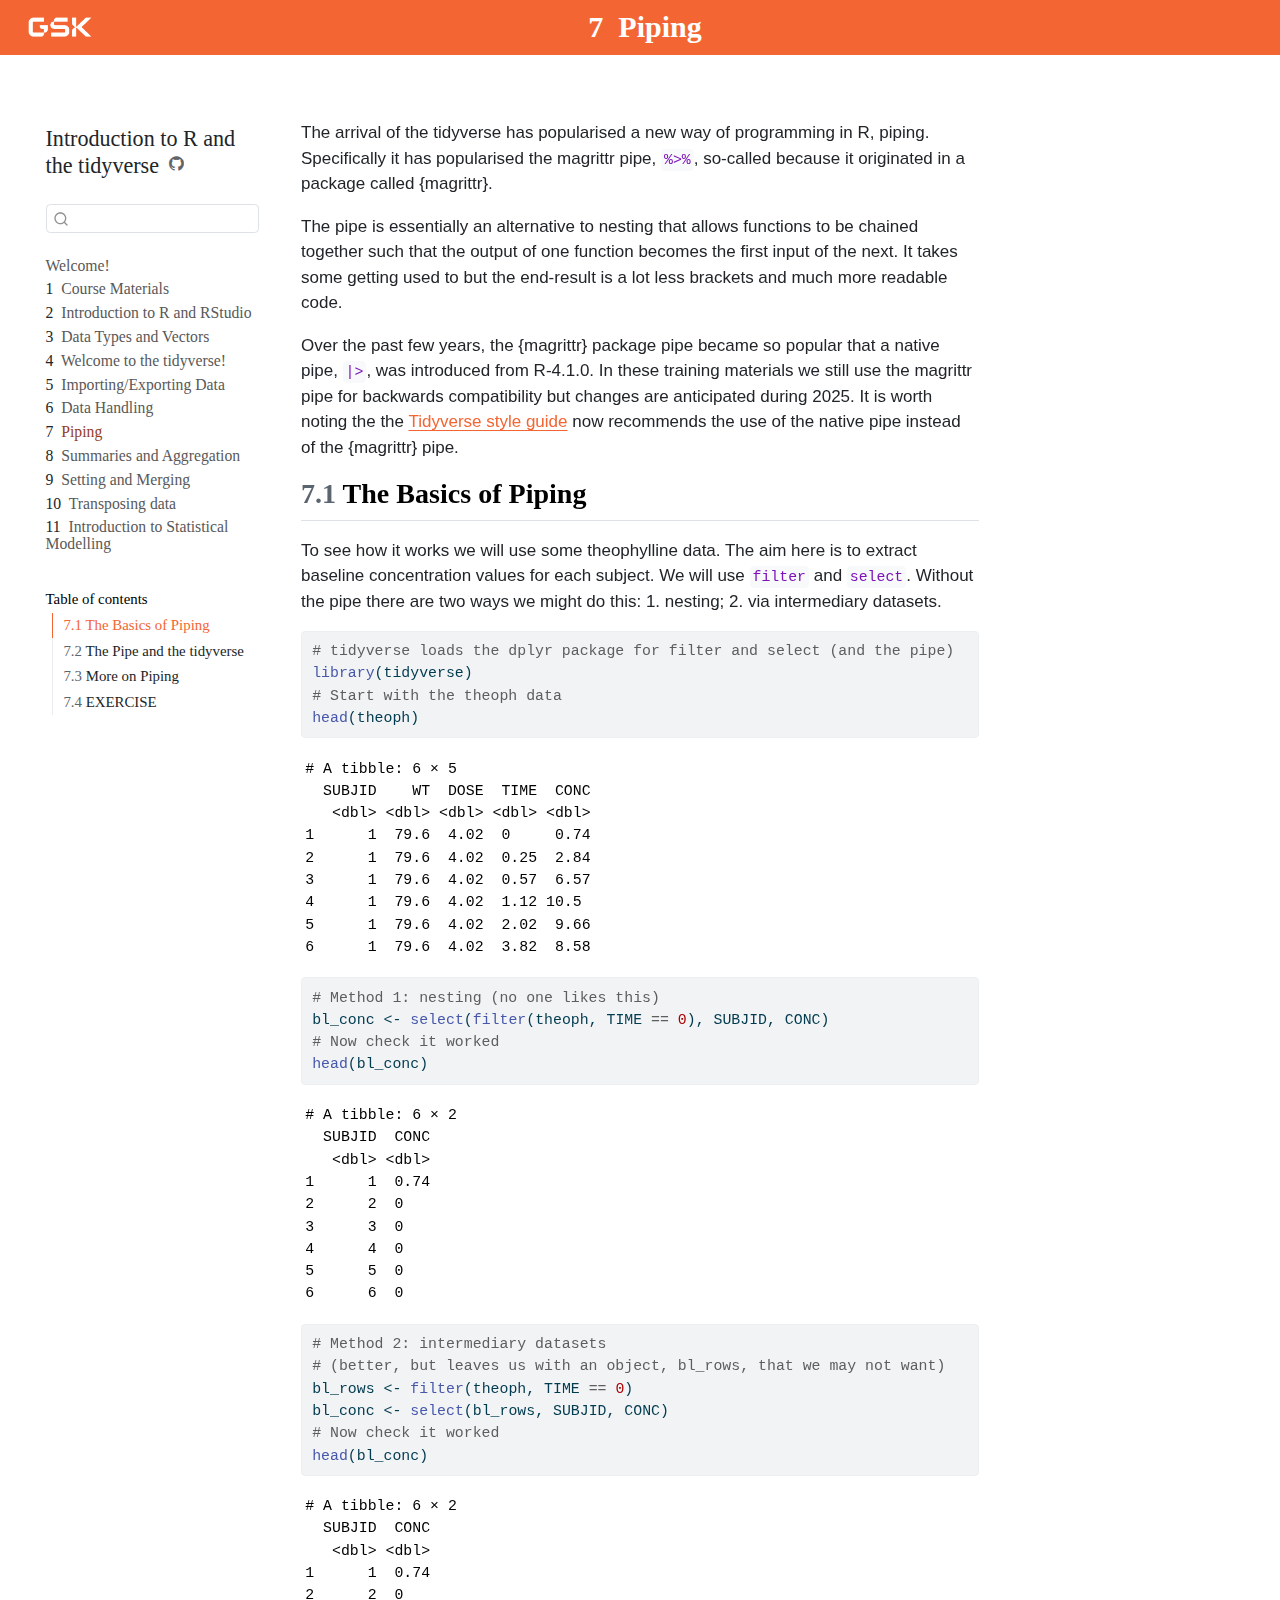
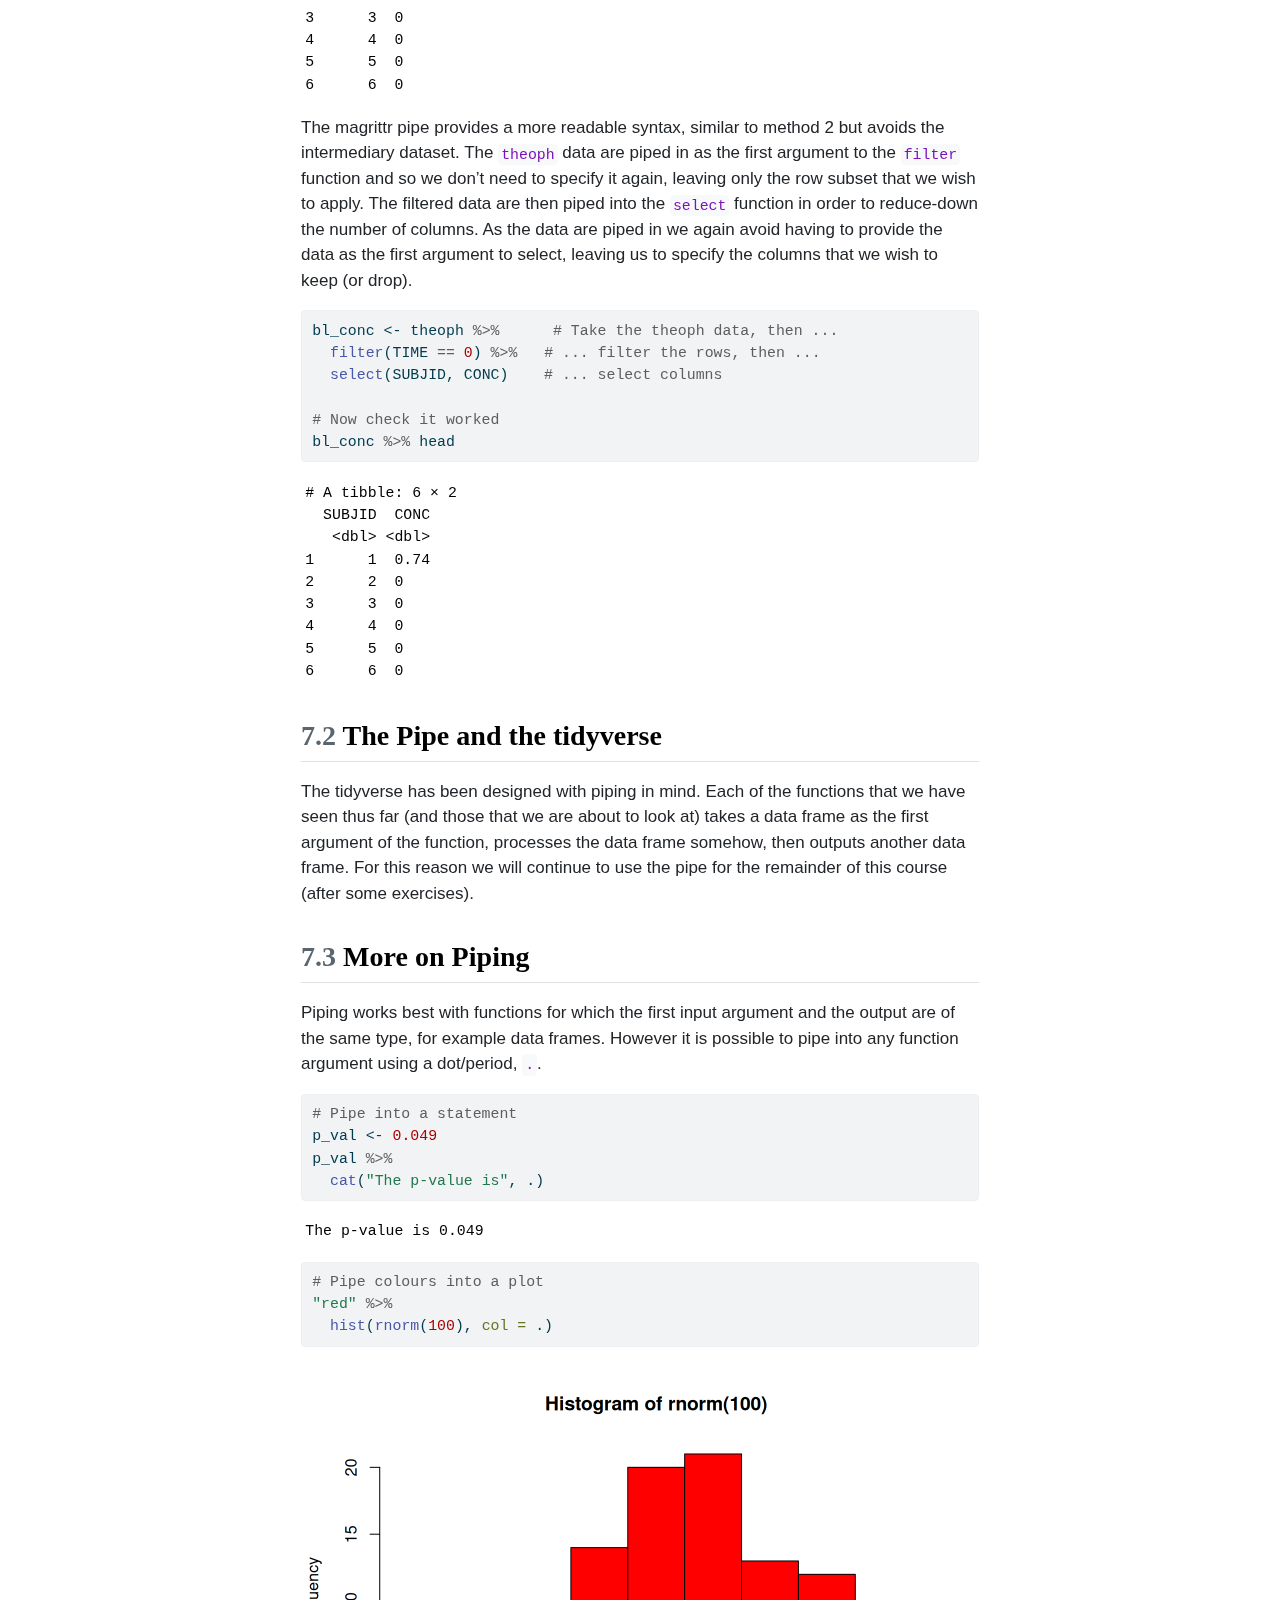
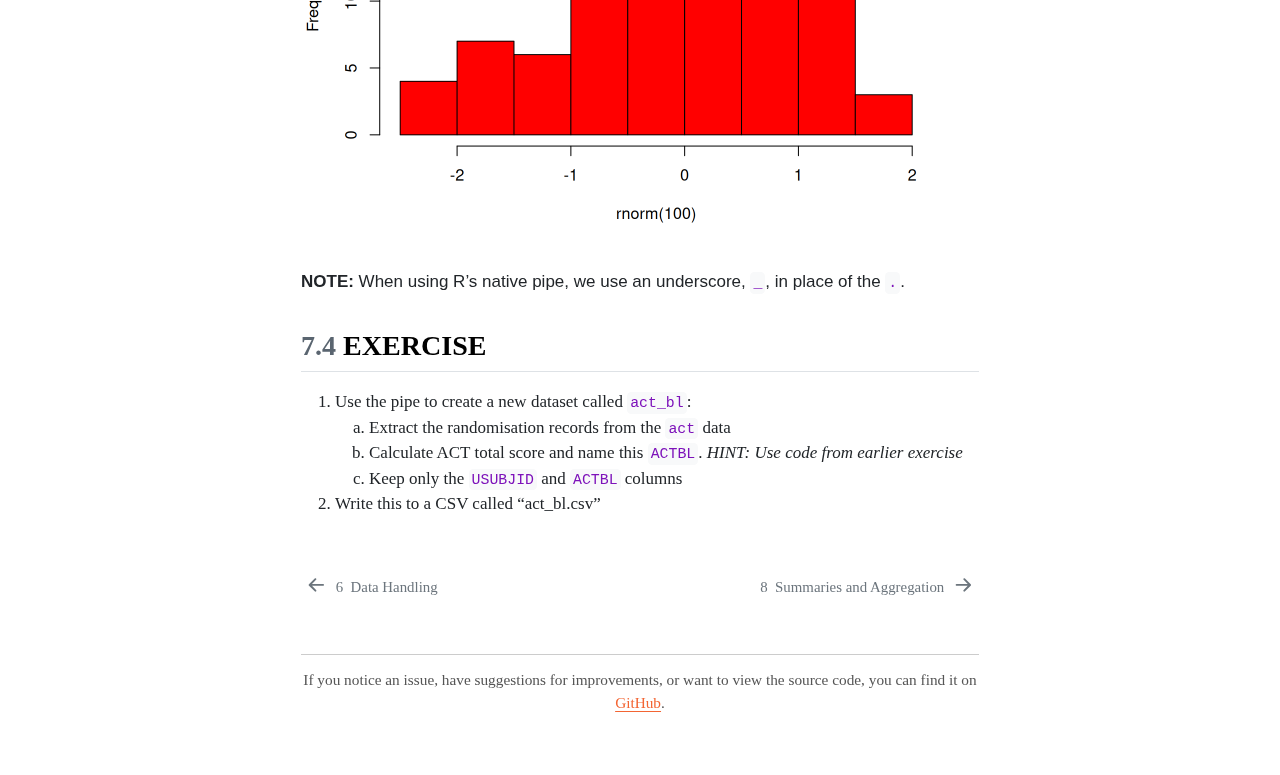
<file: 07_magrittr.html>
<!DOCTYPE html>
<html xmlns="http://www.w3.org/1999/xhtml" lang="en" xml:lang="en"><head>

<meta charset="utf-8">
<meta name="generator" content="quarto-1.6.42">

<meta name="viewport" content="width=device-width, initial-scale=1.0, user-scalable=yes">


<title>7&nbsp; Piping – Introduction to R and the tidyverse</title>
<style>
code{white-space: pre-wrap;}
span.smallcaps{font-variant: small-caps;}
div.columns{display: flex; gap: min(4vw, 1.5em);}
div.column{flex: auto; overflow-x: auto;}
div.hanging-indent{margin-left: 1.5em; text-indent: -1.5em;}
ul.task-list{list-style: none;}
ul.task-list li input[type="checkbox"] {
  width: 0.8em;
  margin: 0 0.8em 0.2em -1em; /* quarto-specific, see https://github.com/quarto-dev/quarto-cli/issues/4556 */ 
  vertical-align: middle;
}
/* CSS for syntax highlighting */
pre > code.sourceCode { white-space: pre; position: relative; }
pre > code.sourceCode > span { line-height: 1.25; }
pre > code.sourceCode > span:empty { height: 1.2em; }
.sourceCode { overflow: visible; }
code.sourceCode > span { color: inherit; text-decoration: inherit; }
div.sourceCode { margin: 1em 0; }
pre.sourceCode { margin: 0; }
@media screen {
div.sourceCode { overflow: auto; }
}
@media print {
pre > code.sourceCode { white-space: pre-wrap; }
pre > code.sourceCode > span { display: inline-block; text-indent: -5em; padding-left: 5em; }
}
pre.numberSource code
  { counter-reset: source-line 0; }
pre.numberSource code > span
  { position: relative; left: -4em; counter-increment: source-line; }
pre.numberSource code > span > a:first-child::before
  { content: counter(source-line);
    position: relative; left: -1em; text-align: right; vertical-align: baseline;
    border: none; display: inline-block;
    -webkit-touch-callout: none; -webkit-user-select: none;
    -khtml-user-select: none; -moz-user-select: none;
    -ms-user-select: none; user-select: none;
    padding: 0 4px; width: 4em;
  }
pre.numberSource { margin-left: 3em;  padding-left: 4px; }
div.sourceCode
  {   }
@media screen {
pre > code.sourceCode > span > a:first-child::before { text-decoration: underline; }
}
</style>


<script src="site_libs/quarto-nav/quarto-nav.js"></script>
<script src="site_libs/quarto-nav/headroom.min.js"></script>
<script src="site_libs/clipboard/clipboard.min.js"></script>
<script src="site_libs/quarto-search/autocomplete.umd.js"></script>
<script src="site_libs/quarto-search/fuse.min.js"></script>
<script src="site_libs/quarto-search/quarto-search.js"></script>
<meta name="quarto:offset" content="./">
<link href="./08_summaries_aggregation.html" rel="next">
<link href="./06_basic_data_processing.html" rel="prev">
<script src="site_libs/quarto-html/quarto.js"></script>
<script src="site_libs/quarto-html/popper.min.js"></script>
<script src="site_libs/quarto-html/tippy.umd.min.js"></script>
<script src="site_libs/quarto-html/anchor.min.js"></script>
<link href="site_libs/quarto-html/tippy.css" rel="stylesheet">
<link href="site_libs/quarto-html/quarto-syntax-highlighting-2f5df379a58b258e96c21c0638c20c03.css" rel="stylesheet" id="quarto-text-highlighting-styles">
<script src="site_libs/bootstrap/bootstrap.min.js"></script>
<link href="site_libs/bootstrap/bootstrap-icons.css" rel="stylesheet">
<link href="site_libs/bootstrap/bootstrap-6df1da3304e12c820926f47be4e172ea.min.css" rel="stylesheet" append-hash="true" id="quarto-bootstrap" data-mode="light">
<script id="quarto-search-options" type="application/json">{
  "location": "sidebar",
  "copy-button": false,
  "collapse-after": 3,
  "panel-placement": "start",
  "type": "textbox",
  "limit": 50,
  "keyboard-shortcut": [
    "f",
    "/",
    "s"
  ],
  "show-item-context": false,
  "language": {
    "search-no-results-text": "No results",
    "search-matching-documents-text": "matching documents",
    "search-copy-link-title": "Copy link to search",
    "search-hide-matches-text": "Hide additional matches",
    "search-more-match-text": "more match in this document",
    "search-more-matches-text": "more matches in this document",
    "search-clear-button-title": "Clear",
    "search-text-placeholder": "",
    "search-detached-cancel-button-title": "Cancel",
    "search-submit-button-title": "Submit",
    "search-label": "Search"
  }
}</script>
<style>html{ scroll-behavior: smooth; }</style>


</head>

<body class="nav-sidebar floating">

<div id="quarto-search-results"></div>
  <header id="quarto-header" class="headroom fixed-top quarto-banner">
  <nav class="quarto-secondary-nav">
    <div class="container-fluid d-flex">
      <button type="button" class="quarto-btn-toggle btn" data-bs-toggle="collapse" role="button" data-bs-target=".quarto-sidebar-collapse-item" aria-controls="quarto-sidebar" aria-expanded="false" aria-label="Toggle sidebar navigation" onclick="if (window.quartoToggleHeadroom) { window.quartoToggleHeadroom(); }">
        <i class="bi bi-layout-text-sidebar-reverse"></i>
      </button>
        <nav class="quarto-page-breadcrumbs" aria-label="breadcrumb"><ol class="breadcrumb"><li class="breadcrumb-item"><a href="./07_magrittr.html"><span class="chapter-number">7</span>&nbsp; <span class="chapter-title">Piping</span></a></li></ol></nav>
        <a class="flex-grow-1" role="navigation" data-bs-toggle="collapse" data-bs-target=".quarto-sidebar-collapse-item" aria-controls="quarto-sidebar" aria-expanded="false" aria-label="Toggle sidebar navigation" onclick="if (window.quartoToggleHeadroom) { window.quartoToggleHeadroom(); }">      
        </a>
      <button type="button" class="btn quarto-search-button" aria-label="Search" onclick="window.quartoOpenSearch();">
        <i class="bi bi-search"></i>
      </button>
    </div>
  </nav>
</header>
<!-- content -->
<header id="title-block-header" class="quarto-title-block default toc-left page-columns page-full">
  <div class="quarto-title-banner page-columns page-full">
    <div class="quarto-title column-body">
      <h1 class="title"><span class="chapter-number">7</span>&nbsp; <span class="chapter-title">Piping</span></h1>
                      </div>
  </div>
    
  
  <div class="quarto-title-meta">

      
    
      
    </div>
    
  
  </header><div id="quarto-content" class="quarto-container page-columns page-rows-contents page-layout-article">
<!-- sidebar -->
  <nav id="quarto-sidebar" class="sidebar collapse collapse-horizontal quarto-sidebar-collapse-item sidebar-navigation floating overflow-auto">
    <div class="pt-lg-2 mt-2 text-left sidebar-header">
    <div class="sidebar-title mb-0 py-0">
      <a href="./">Introduction to R and the tidyverse</a> 
        <div class="sidebar-tools-main">
    <a href="https://github.com/GSK-Biostatistics/intro_to_r_and_the_tidyverse_training" title="Source Code" class="quarto-navigation-tool px-1" aria-label="Source Code"><i class="bi bi-github"></i></a>
</div>
    </div>
      </div>
        <div class="mt-2 flex-shrink-0 align-items-center">
        <div class="sidebar-search">
        <div id="quarto-search" class="" title="Search"></div>
        </div>
        </div>
    <div class="sidebar-menu-container"> 
    <ul class="list-unstyled mt-1">
        <li class="sidebar-item">
  <div class="sidebar-item-container"> 
  <a href="./index.html" class="sidebar-item-text sidebar-link">
 <span class="menu-text">Welcome!</span></a>
  </div>
</li>
        <li class="sidebar-item">
  <div class="sidebar-item-container"> 
  <a href="./01_materials_external.html" class="sidebar-item-text sidebar-link">
 <span class="menu-text"><span class="chapter-number">1</span>&nbsp; <span class="chapter-title">Course Materials</span></span></a>
  </div>
</li>
        <li class="sidebar-item">
  <div class="sidebar-item-container"> 
  <a href="./02_r_rstudio.html" class="sidebar-item-text sidebar-link">
 <span class="menu-text"><span class="chapter-number">2</span>&nbsp; <span class="chapter-title">Introduction to R and RStudio</span></span></a>
  </div>
</li>
        <li class="sidebar-item">
  <div class="sidebar-item-container"> 
  <a href="./03_vectors.html" class="sidebar-item-text sidebar-link">
 <span class="menu-text"><span class="chapter-number">3</span>&nbsp; <span class="chapter-title">Data Types and Vectors</span></span></a>
  </div>
</li>
        <li class="sidebar-item">
  <div class="sidebar-item-container"> 
  <a href="./04_data_frames.html" class="sidebar-item-text sidebar-link">
 <span class="menu-text"><span class="chapter-number">4</span>&nbsp; <span class="chapter-title">Welcome to the tidyverse!</span></span></a>
  </div>
</li>
        <li class="sidebar-item">
  <div class="sidebar-item-container"> 
  <a href="./05_importing_and_exporting_data.html" class="sidebar-item-text sidebar-link">
 <span class="menu-text"><span class="chapter-number">5</span>&nbsp; <span class="chapter-title">Importing/Exporting Data</span></span></a>
  </div>
</li>
        <li class="sidebar-item">
  <div class="sidebar-item-container"> 
  <a href="./06_basic_data_processing.html" class="sidebar-item-text sidebar-link">
 <span class="menu-text"><span class="chapter-number">6</span>&nbsp; <span class="chapter-title">Data Handling</span></span></a>
  </div>
</li>
        <li class="sidebar-item">
  <div class="sidebar-item-container"> 
  <a href="./07_magrittr.html" class="sidebar-item-text sidebar-link active">
 <span class="menu-text"><span class="chapter-number">7</span>&nbsp; <span class="chapter-title">Piping</span></span></a>
  </div>
</li>
        <li class="sidebar-item">
  <div class="sidebar-item-container"> 
  <a href="./08_summaries_aggregation.html" class="sidebar-item-text sidebar-link">
 <span class="menu-text"><span class="chapter-number">8</span>&nbsp; <span class="chapter-title">Summaries and Aggregation</span></span></a>
  </div>
</li>
        <li class="sidebar-item">
  <div class="sidebar-item-container"> 
  <a href="./09_setting_merging.html" class="sidebar-item-text sidebar-link">
 <span class="menu-text"><span class="chapter-number">9</span>&nbsp; <span class="chapter-title">Setting and Merging</span></span></a>
  </div>
</li>
        <li class="sidebar-item">
  <div class="sidebar-item-container"> 
  <a href="./10_transposing.html" class="sidebar-item-text sidebar-link">
 <span class="menu-text"><span class="chapter-number">10</span>&nbsp; <span class="chapter-title">Transposing data</span></span></a>
  </div>
</li>
        <li class="sidebar-item">
  <div class="sidebar-item-container"> 
  <a href="./11_statistical_modelling.html" class="sidebar-item-text sidebar-link">
 <span class="menu-text"><span class="chapter-number">11</span>&nbsp; <span class="chapter-title">Introduction to Statistical Modelling</span></span></a>
  </div>
</li>
    </ul>
    </div>
    <nav id="TOC" role="doc-toc" class="toc-active">
    <h2 id="toc-title">Table of contents</h2>
   
  <ul>
  <li><a href="#the-basics-of-piping" id="toc-the-basics-of-piping" class="nav-link active" data-scroll-target="#the-basics-of-piping"><span class="header-section-number">7.1</span> The Basics of Piping</a></li>
  <li><a href="#the-pipe-and-the-tidyverse" id="toc-the-pipe-and-the-tidyverse" class="nav-link" data-scroll-target="#the-pipe-and-the-tidyverse"><span class="header-section-number">7.2</span> The Pipe and the tidyverse</a></li>
  <li><a href="#more-on-piping" id="toc-more-on-piping" class="nav-link" data-scroll-target="#more-on-piping"><span class="header-section-number">7.3</span> More on Piping</a></li>
  <li><a href="#piping_ex" id="toc-piping_ex" class="nav-link" data-scroll-target="#piping_ex"><span class="header-section-number">7.4</span> EXERCISE</a></li>
  </ul>
<div class="toc-actions"><ul></ul></div></nav>
</nav>
<div id="quarto-sidebar-glass" class="quarto-sidebar-collapse-item" data-bs-toggle="collapse" data-bs-target=".quarto-sidebar-collapse-item"></div>
<!-- margin-sidebar -->
    <div id="quarto-margin-sidebar" class="sidebar margin-sidebar zindex-bottom">
    </div>
<!-- main -->
<main class="content quarto-banner-title-block" id="quarto-document-content">





<p>The arrival of the tidyverse has popularised a new way of programming in R, piping. Specifically it has popularised the magrittr pipe, <code>%&gt;%</code>, so-called because it originated in a package called {magrittr}.</p>
<p>The pipe is essentially an alternative to nesting that allows functions to be chained together such that the output of one function becomes the first input of the next. It takes some getting used to but the end-result is a lot less brackets and much more readable code.</p>
<p>Over the past few years, the {magrittr} package pipe became so popular that a native pipe, <code>|&gt;</code>, was introduced from R-4.1.0. In these training materials we still use the magrittr pipe for backwards compatibility but changes are anticipated during 2025. It is worth noting the the <a href="https://style.tidyverse.org/">Tidyverse style guide</a> now recommends the use of the native pipe instead of the {magrittr} pipe.</p>
<section id="the-basics-of-piping" class="level2" data-number="7.1">
<h2 data-number="7.1" class="anchored" data-anchor-id="the-basics-of-piping"><span class="header-section-number">7.1</span> The Basics of Piping</h2>
<p>To see how it works we will use some theophylline data. The aim here is to extract baseline concentration values for each subject. We will use <code>filter</code> and <code>select</code>. Without the pipe there are two ways we might do this: 1. nesting; 2. via intermediary datasets.</p>
<div class="cell">
<div class="sourceCode cell-code" id="cb1"><pre class="sourceCode r code-with-copy"><code class="sourceCode r"><span id="cb1-1"><a href="#cb1-1" aria-hidden="true" tabindex="-1"></a><span class="co"># tidyverse loads the dplyr package for filter and select (and the pipe)</span></span>
<span id="cb1-2"><a href="#cb1-2" aria-hidden="true" tabindex="-1"></a><span class="fu">library</span>(tidyverse) </span>
<span id="cb1-3"><a href="#cb1-3" aria-hidden="true" tabindex="-1"></a><span class="co"># Start with the theoph data</span></span>
<span id="cb1-4"><a href="#cb1-4" aria-hidden="true" tabindex="-1"></a><span class="fu">head</span>(theoph)</span></code><button title="Copy to Clipboard" class="code-copy-button"><i class="bi"></i></button></pre></div>
<div class="cell-output cell-output-stdout">
<pre><code># A tibble: 6 × 5
  SUBJID    WT  DOSE  TIME  CONC
   &lt;dbl&gt; &lt;dbl&gt; &lt;dbl&gt; &lt;dbl&gt; &lt;dbl&gt;
1      1  79.6  4.02  0     0.74
2      1  79.6  4.02  0.25  2.84
3      1  79.6  4.02  0.57  6.57
4      1  79.6  4.02  1.12 10.5 
5      1  79.6  4.02  2.02  9.66
6      1  79.6  4.02  3.82  8.58</code></pre>
</div>
<div class="sourceCode cell-code" id="cb3"><pre class="sourceCode r code-with-copy"><code class="sourceCode r"><span id="cb3-1"><a href="#cb3-1" aria-hidden="true" tabindex="-1"></a><span class="co"># Method 1: nesting (no one likes this)</span></span>
<span id="cb3-2"><a href="#cb3-2" aria-hidden="true" tabindex="-1"></a>bl_conc <span class="ot">&lt;-</span> <span class="fu">select</span>(<span class="fu">filter</span>(theoph, TIME <span class="sc">==</span> <span class="dv">0</span>), SUBJID, CONC)</span>
<span id="cb3-3"><a href="#cb3-3" aria-hidden="true" tabindex="-1"></a><span class="co"># Now check it worked</span></span>
<span id="cb3-4"><a href="#cb3-4" aria-hidden="true" tabindex="-1"></a><span class="fu">head</span>(bl_conc)</span></code><button title="Copy to Clipboard" class="code-copy-button"><i class="bi"></i></button></pre></div>
<div class="cell-output cell-output-stdout">
<pre><code># A tibble: 6 × 2
  SUBJID  CONC
   &lt;dbl&gt; &lt;dbl&gt;
1      1  0.74
2      2  0   
3      3  0   
4      4  0   
5      5  0   
6      6  0   </code></pre>
</div>
<div class="sourceCode cell-code" id="cb5"><pre class="sourceCode r code-with-copy"><code class="sourceCode r"><span id="cb5-1"><a href="#cb5-1" aria-hidden="true" tabindex="-1"></a><span class="co"># Method 2: intermediary datasets</span></span>
<span id="cb5-2"><a href="#cb5-2" aria-hidden="true" tabindex="-1"></a><span class="co"># (better, but leaves us with an object, bl_rows, that we may not want)</span></span>
<span id="cb5-3"><a href="#cb5-3" aria-hidden="true" tabindex="-1"></a>bl_rows <span class="ot">&lt;-</span> <span class="fu">filter</span>(theoph, TIME <span class="sc">==</span> <span class="dv">0</span>)</span>
<span id="cb5-4"><a href="#cb5-4" aria-hidden="true" tabindex="-1"></a>bl_conc <span class="ot">&lt;-</span> <span class="fu">select</span>(bl_rows, SUBJID, CONC)</span>
<span id="cb5-5"><a href="#cb5-5" aria-hidden="true" tabindex="-1"></a><span class="co"># Now check it worked</span></span>
<span id="cb5-6"><a href="#cb5-6" aria-hidden="true" tabindex="-1"></a><span class="fu">head</span>(bl_conc)</span></code><button title="Copy to Clipboard" class="code-copy-button"><i class="bi"></i></button></pre></div>
<div class="cell-output cell-output-stdout">
<pre><code># A tibble: 6 × 2
  SUBJID  CONC
   &lt;dbl&gt; &lt;dbl&gt;
1      1  0.74
2      2  0   
3      3  0   
4      4  0   
5      5  0   
6      6  0   </code></pre>
</div>
</div>
<p>The magrittr pipe provides a more readable syntax, similar to method 2 but avoids the intermediary dataset. The <code>theoph</code> data are piped in as the first argument to the <code>filter</code> function and so we don’t need to specify it again, leaving only the row subset that we wish to apply. The filtered data are then piped into the <code>select</code> function in order to reduce-down the number of columns. As the data are piped in we again avoid having to provide the data as the first argument to select, leaving us to specify the columns that we wish to keep (or drop).</p>
<div class="cell">
<div class="sourceCode cell-code" id="cb7"><pre class="sourceCode r code-with-copy"><code class="sourceCode r"><span id="cb7-1"><a href="#cb7-1" aria-hidden="true" tabindex="-1"></a>bl_conc <span class="ot">&lt;-</span> theoph <span class="sc">%&gt;%</span>      <span class="co"># Take the theoph data, then ...</span></span>
<span id="cb7-2"><a href="#cb7-2" aria-hidden="true" tabindex="-1"></a>  <span class="fu">filter</span>(TIME <span class="sc">==</span> <span class="dv">0</span>) <span class="sc">%&gt;%</span>   <span class="co"># ... filter the rows, then ... </span></span>
<span id="cb7-3"><a href="#cb7-3" aria-hidden="true" tabindex="-1"></a>  <span class="fu">select</span>(SUBJID, CONC)    <span class="co"># ... select columns</span></span>
<span id="cb7-4"><a href="#cb7-4" aria-hidden="true" tabindex="-1"></a></span>
<span id="cb7-5"><a href="#cb7-5" aria-hidden="true" tabindex="-1"></a><span class="co"># Now check it worked</span></span>
<span id="cb7-6"><a href="#cb7-6" aria-hidden="true" tabindex="-1"></a>bl_conc <span class="sc">%&gt;%</span> head</span></code><button title="Copy to Clipboard" class="code-copy-button"><i class="bi"></i></button></pre></div>
<div class="cell-output cell-output-stdout">
<pre><code># A tibble: 6 × 2
  SUBJID  CONC
   &lt;dbl&gt; &lt;dbl&gt;
1      1  0.74
2      2  0   
3      3  0   
4      4  0   
5      5  0   
6      6  0   </code></pre>
</div>
</div>
</section>
<section id="the-pipe-and-the-tidyverse" class="level2" data-number="7.2">
<h2 data-number="7.2" class="anchored" data-anchor-id="the-pipe-and-the-tidyverse"><span class="header-section-number">7.2</span> The Pipe and the tidyverse</h2>
<p>The tidyverse has been designed with piping in mind. Each of the functions that we have seen thus far (and those that we are about to look at) takes a data frame as the first argument of the function, processes the data frame somehow, then outputs another data frame. For this reason we will continue to use the pipe for the remainder of this course (after some exercises).</p>
</section>
<section id="more-on-piping" class="level2" data-number="7.3">
<h2 data-number="7.3" class="anchored" data-anchor-id="more-on-piping"><span class="header-section-number">7.3</span> More on Piping</h2>
<p>Piping works best with functions for which the first input argument and the output are of the same type, for example data frames. However it is possible to pipe into any function argument using a dot/period, <code>.</code>.</p>
<div class="cell">
<div class="sourceCode cell-code" id="cb9"><pre class="sourceCode r code-with-copy"><code class="sourceCode r"><span id="cb9-1"><a href="#cb9-1" aria-hidden="true" tabindex="-1"></a><span class="co"># Pipe into a statement</span></span>
<span id="cb9-2"><a href="#cb9-2" aria-hidden="true" tabindex="-1"></a>p_val <span class="ot">&lt;-</span> <span class="fl">0.049</span></span>
<span id="cb9-3"><a href="#cb9-3" aria-hidden="true" tabindex="-1"></a>p_val <span class="sc">%&gt;%</span></span>
<span id="cb9-4"><a href="#cb9-4" aria-hidden="true" tabindex="-1"></a>  <span class="fu">cat</span>(<span class="st">"The p-value is"</span>, .)</span></code><button title="Copy to Clipboard" class="code-copy-button"><i class="bi"></i></button></pre></div>
<div class="cell-output cell-output-stdout">
<pre><code>The p-value is 0.049</code></pre>
</div>
<div class="sourceCode cell-code" id="cb11"><pre class="sourceCode r code-with-copy"><code class="sourceCode r"><span id="cb11-1"><a href="#cb11-1" aria-hidden="true" tabindex="-1"></a><span class="co"># Pipe colours into a plot</span></span>
<span id="cb11-2"><a href="#cb11-2" aria-hidden="true" tabindex="-1"></a><span class="st">"red"</span> <span class="sc">%&gt;%</span></span>
<span id="cb11-3"><a href="#cb11-3" aria-hidden="true" tabindex="-1"></a>  <span class="fu">hist</span>(<span class="fu">rnorm</span>(<span class="dv">100</span>), <span class="at">col =</span> .) </span></code><button title="Copy to Clipboard" class="code-copy-button"><i class="bi"></i></button></pre></div>
<div class="cell-output-display">
<div>
<figure class="figure">
<p><img src="07_magrittr_files/figure-html/pipe_dot-1.png" class="img-fluid figure-img" width="672"></p>
</figure>
</div>
</div>
</div>
<p><strong>NOTE:</strong> When using R’s native pipe, we use an underscore, <code>_</code>, in place of the <code>.</code>.</p>
</section>
<section id="piping_ex" class="level2" data-number="7.4">
<h2 data-number="7.4" class="anchored" data-anchor-id="piping_ex"><span class="header-section-number">7.4</span> EXERCISE</h2>
<ol type="1">
<li>Use the pipe to create a new dataset called <code>act_bl</code>:
<ol type="a">
<li>Extract the randomisation records from the <code>act</code> data</li>
<li>Calculate ACT total score and name this <code>ACTBL</code>. <em>HINT: Use code from earlier exercise</em></li>
<li>Keep only the <code>USUBJID</code> and <code>ACTBL</code> columns</li>
</ol></li>
<li>Write this to a CSV called “act_bl.csv”</li>
</ol>


</section>

</main> <!-- /main -->
<div class="global-footnote">

If you notice an issue, have suggestions for improvements, or want to view the source code, you can find it on <a href="https://github.com/GSK-Biostatistics/intro_to_r_and_the_tidyverse_training" target="_blank">GitHub</a>.

</div>
<script id="quarto-html-after-body" type="application/javascript">
window.document.addEventListener("DOMContentLoaded", function (event) {
  const toggleBodyColorMode = (bsSheetEl) => {
    const mode = bsSheetEl.getAttribute("data-mode");
    const bodyEl = window.document.querySelector("body");
    if (mode === "dark") {
      bodyEl.classList.add("quarto-dark");
      bodyEl.classList.remove("quarto-light");
    } else {
      bodyEl.classList.add("quarto-light");
      bodyEl.classList.remove("quarto-dark");
    }
  }
  const toggleBodyColorPrimary = () => {
    const bsSheetEl = window.document.querySelector("link#quarto-bootstrap");
    if (bsSheetEl) {
      toggleBodyColorMode(bsSheetEl);
    }
  }
  toggleBodyColorPrimary();  
  const icon = "";
  const anchorJS = new window.AnchorJS();
  anchorJS.options = {
    placement: 'right',
    icon: icon
  };
  anchorJS.add('.anchored');
  const isCodeAnnotation = (el) => {
    for (const clz of el.classList) {
      if (clz.startsWith('code-annotation-')) {                     
        return true;
      }
    }
    return false;
  }
  const onCopySuccess = function(e) {
    // button target
    const button = e.trigger;
    // don't keep focus
    button.blur();
    // flash "checked"
    button.classList.add('code-copy-button-checked');
    var currentTitle = button.getAttribute("title");
    button.setAttribute("title", "Copied!");
    let tooltip;
    if (window.bootstrap) {
      button.setAttribute("data-bs-toggle", "tooltip");
      button.setAttribute("data-bs-placement", "left");
      button.setAttribute("data-bs-title", "Copied!");
      tooltip = new bootstrap.Tooltip(button, 
        { trigger: "manual", 
          customClass: "code-copy-button-tooltip",
          offset: [0, -8]});
      tooltip.show();    
    }
    setTimeout(function() {
      if (tooltip) {
        tooltip.hide();
        button.removeAttribute("data-bs-title");
        button.removeAttribute("data-bs-toggle");
        button.removeAttribute("data-bs-placement");
      }
      button.setAttribute("title", currentTitle);
      button.classList.remove('code-copy-button-checked');
    }, 1000);
    // clear code selection
    e.clearSelection();
  }
  const getTextToCopy = function(trigger) {
      const codeEl = trigger.previousElementSibling.cloneNode(true);
      for (const childEl of codeEl.children) {
        if (isCodeAnnotation(childEl)) {
          childEl.remove();
        }
      }
      return codeEl.innerText;
  }
  const clipboard = new window.ClipboardJS('.code-copy-button:not([data-in-quarto-modal])', {
    text: getTextToCopy
  });
  clipboard.on('success', onCopySuccess);
  if (window.document.getElementById('quarto-embedded-source-code-modal')) {
    const clipboardModal = new window.ClipboardJS('.code-copy-button[data-in-quarto-modal]', {
      text: getTextToCopy,
      container: window.document.getElementById('quarto-embedded-source-code-modal')
    });
    clipboardModal.on('success', onCopySuccess);
  }
    var localhostRegex = new RegExp(/^(?:http|https):\/\/localhost\:?[0-9]*\//);
    var mailtoRegex = new RegExp(/^mailto:/);
      var filterRegex = new RegExp('/' + window.location.host + '/');
    var isInternal = (href) => {
        return filterRegex.test(href) || localhostRegex.test(href) || mailtoRegex.test(href);
    }
    // Inspect non-navigation links and adorn them if external
 	var links = window.document.querySelectorAll('a[href]:not(.nav-link):not(.navbar-brand):not(.toc-action):not(.sidebar-link):not(.sidebar-item-toggle):not(.pagination-link):not(.no-external):not([aria-hidden]):not(.dropdown-item):not(.quarto-navigation-tool):not(.about-link)');
    for (var i=0; i<links.length; i++) {
      const link = links[i];
      if (!isInternal(link.href)) {
        // undo the damage that might have been done by quarto-nav.js in the case of
        // links that we want to consider external
        if (link.dataset.originalHref !== undefined) {
          link.href = link.dataset.originalHref;
        }
      }
    }
  function tippyHover(el, contentFn, onTriggerFn, onUntriggerFn) {
    const config = {
      allowHTML: true,
      maxWidth: 500,
      delay: 100,
      arrow: false,
      appendTo: function(el) {
          return el.parentElement;
      },
      interactive: true,
      interactiveBorder: 10,
      theme: 'quarto',
      placement: 'bottom-start',
    };
    if (contentFn) {
      config.content = contentFn;
    }
    if (onTriggerFn) {
      config.onTrigger = onTriggerFn;
    }
    if (onUntriggerFn) {
      config.onUntrigger = onUntriggerFn;
    }
    window.tippy(el, config); 
  }
  const noterefs = window.document.querySelectorAll('a[role="doc-noteref"]');
  for (var i=0; i<noterefs.length; i++) {
    const ref = noterefs[i];
    tippyHover(ref, function() {
      // use id or data attribute instead here
      let href = ref.getAttribute('data-footnote-href') || ref.getAttribute('href');
      try { href = new URL(href).hash; } catch {}
      const id = href.replace(/^#\/?/, "");
      const note = window.document.getElementById(id);
      if (note) {
        return note.innerHTML;
      } else {
        return "";
      }
    });
  }
  const xrefs = window.document.querySelectorAll('a.quarto-xref');
  const processXRef = (id, note) => {
    // Strip column container classes
    const stripColumnClz = (el) => {
      el.classList.remove("page-full", "page-columns");
      if (el.children) {
        for (const child of el.children) {
          stripColumnClz(child);
        }
      }
    }
    stripColumnClz(note)
    if (id === null || id.startsWith('sec-')) {
      // Special case sections, only their first couple elements
      const container = document.createElement("div");
      if (note.children && note.children.length > 2) {
        container.appendChild(note.children[0].cloneNode(true));
        for (let i = 1; i < note.children.length; i++) {
          const child = note.children[i];
          if (child.tagName === "P" && child.innerText === "") {
            continue;
          } else {
            container.appendChild(child.cloneNode(true));
            break;
          }
        }
        if (window.Quarto?.typesetMath) {
          window.Quarto.typesetMath(container);
        }
        return container.innerHTML
      } else {
        if (window.Quarto?.typesetMath) {
          window.Quarto.typesetMath(note);
        }
        return note.innerHTML;
      }
    } else {
      // Remove any anchor links if they are present
      const anchorLink = note.querySelector('a.anchorjs-link');
      if (anchorLink) {
        anchorLink.remove();
      }
      if (window.Quarto?.typesetMath) {
        window.Quarto.typesetMath(note);
      }
      if (note.classList.contains("callout")) {
        return note.outerHTML;
      } else {
        return note.innerHTML;
      }
    }
  }
  for (var i=0; i<xrefs.length; i++) {
    const xref = xrefs[i];
    tippyHover(xref, undefined, function(instance) {
      instance.disable();
      let url = xref.getAttribute('href');
      let hash = undefined; 
      if (url.startsWith('#')) {
        hash = url;
      } else {
        try { hash = new URL(url).hash; } catch {}
      }
      if (hash) {
        const id = hash.replace(/^#\/?/, "");
        const note = window.document.getElementById(id);
        if (note !== null) {
          try {
            const html = processXRef(id, note.cloneNode(true));
            instance.setContent(html);
          } finally {
            instance.enable();
            instance.show();
          }
        } else {
          // See if we can fetch this
          fetch(url.split('#')[0])
          .then(res => res.text())
          .then(html => {
            const parser = new DOMParser();
            const htmlDoc = parser.parseFromString(html, "text/html");
            const note = htmlDoc.getElementById(id);
            if (note !== null) {
              const html = processXRef(id, note);
              instance.setContent(html);
            } 
          }).finally(() => {
            instance.enable();
            instance.show();
          });
        }
      } else {
        // See if we can fetch a full url (with no hash to target)
        // This is a special case and we should probably do some content thinning / targeting
        fetch(url)
        .then(res => res.text())
        .then(html => {
          const parser = new DOMParser();
          const htmlDoc = parser.parseFromString(html, "text/html");
          const note = htmlDoc.querySelector('main.content');
          if (note !== null) {
            // This should only happen for chapter cross references
            // (since there is no id in the URL)
            // remove the first header
            if (note.children.length > 0 && note.children[0].tagName === "HEADER") {
              note.children[0].remove();
            }
            const html = processXRef(null, note);
            instance.setContent(html);
          } 
        }).finally(() => {
          instance.enable();
          instance.show();
        });
      }
    }, function(instance) {
    });
  }
      let selectedAnnoteEl;
      const selectorForAnnotation = ( cell, annotation) => {
        let cellAttr = 'data-code-cell="' + cell + '"';
        let lineAttr = 'data-code-annotation="' +  annotation + '"';
        const selector = 'span[' + cellAttr + '][' + lineAttr + ']';
        return selector;
      }
      const selectCodeLines = (annoteEl) => {
        const doc = window.document;
        const targetCell = annoteEl.getAttribute("data-target-cell");
        const targetAnnotation = annoteEl.getAttribute("data-target-annotation");
        const annoteSpan = window.document.querySelector(selectorForAnnotation(targetCell, targetAnnotation));
        const lines = annoteSpan.getAttribute("data-code-lines").split(",");
        const lineIds = lines.map((line) => {
          return targetCell + "-" + line;
        })
        let top = null;
        let height = null;
        let parent = null;
        if (lineIds.length > 0) {
            //compute the position of the single el (top and bottom and make a div)
            const el = window.document.getElementById(lineIds[0]);
            top = el.offsetTop;
            height = el.offsetHeight;
            parent = el.parentElement.parentElement;
          if (lineIds.length > 1) {
            const lastEl = window.document.getElementById(lineIds[lineIds.length - 1]);
            const bottom = lastEl.offsetTop + lastEl.offsetHeight;
            height = bottom - top;
          }
          if (top !== null && height !== null && parent !== null) {
            // cook up a div (if necessary) and position it 
            let div = window.document.getElementById("code-annotation-line-highlight");
            if (div === null) {
              div = window.document.createElement("div");
              div.setAttribute("id", "code-annotation-line-highlight");
              div.style.position = 'absolute';
              parent.appendChild(div);
            }
            div.style.top = top - 2 + "px";
            div.style.height = height + 4 + "px";
            div.style.left = 0;
            let gutterDiv = window.document.getElementById("code-annotation-line-highlight-gutter");
            if (gutterDiv === null) {
              gutterDiv = window.document.createElement("div");
              gutterDiv.setAttribute("id", "code-annotation-line-highlight-gutter");
              gutterDiv.style.position = 'absolute';
              const codeCell = window.document.getElementById(targetCell);
              const gutter = codeCell.querySelector('.code-annotation-gutter');
              gutter.appendChild(gutterDiv);
            }
            gutterDiv.style.top = top - 2 + "px";
            gutterDiv.style.height = height + 4 + "px";
          }
          selectedAnnoteEl = annoteEl;
        }
      };
      const unselectCodeLines = () => {
        const elementsIds = ["code-annotation-line-highlight", "code-annotation-line-highlight-gutter"];
        elementsIds.forEach((elId) => {
          const div = window.document.getElementById(elId);
          if (div) {
            div.remove();
          }
        });
        selectedAnnoteEl = undefined;
      };
        // Handle positioning of the toggle
    window.addEventListener(
      "resize",
      throttle(() => {
        elRect = undefined;
        if (selectedAnnoteEl) {
          selectCodeLines(selectedAnnoteEl);
        }
      }, 10)
    );
    function throttle(fn, ms) {
    let throttle = false;
    let timer;
      return (...args) => {
        if(!throttle) { // first call gets through
            fn.apply(this, args);
            throttle = true;
        } else { // all the others get throttled
            if(timer) clearTimeout(timer); // cancel #2
            timer = setTimeout(() => {
              fn.apply(this, args);
              timer = throttle = false;
            }, ms);
        }
      };
    }
      // Attach click handler to the DT
      const annoteDls = window.document.querySelectorAll('dt[data-target-cell]');
      for (const annoteDlNode of annoteDls) {
        annoteDlNode.addEventListener('click', (event) => {
          const clickedEl = event.target;
          if (clickedEl !== selectedAnnoteEl) {
            unselectCodeLines();
            const activeEl = window.document.querySelector('dt[data-target-cell].code-annotation-active');
            if (activeEl) {
              activeEl.classList.remove('code-annotation-active');
            }
            selectCodeLines(clickedEl);
            clickedEl.classList.add('code-annotation-active');
          } else {
            // Unselect the line
            unselectCodeLines();
            clickedEl.classList.remove('code-annotation-active');
          }
        });
      }
  const findCites = (el) => {
    const parentEl = el.parentElement;
    if (parentEl) {
      const cites = parentEl.dataset.cites;
      if (cites) {
        return {
          el,
          cites: cites.split(' ')
        };
      } else {
        return findCites(el.parentElement)
      }
    } else {
      return undefined;
    }
  };
  var bibliorefs = window.document.querySelectorAll('a[role="doc-biblioref"]');
  for (var i=0; i<bibliorefs.length; i++) {
    const ref = bibliorefs[i];
    const citeInfo = findCites(ref);
    if (citeInfo) {
      tippyHover(citeInfo.el, function() {
        var popup = window.document.createElement('div');
        citeInfo.cites.forEach(function(cite) {
          var citeDiv = window.document.createElement('div');
          citeDiv.classList.add('hanging-indent');
          citeDiv.classList.add('csl-entry');
          var biblioDiv = window.document.getElementById('ref-' + cite);
          if (biblioDiv) {
            citeDiv.innerHTML = biblioDiv.innerHTML;
          }
          popup.appendChild(citeDiv);
        });
        return popup.innerHTML;
      });
    }
  }
});
</script>
<nav class="page-navigation">
  <div class="nav-page nav-page-previous">
      <a href="./06_basic_data_processing.html" class="pagination-link" aria-label="Data Handling">
        <i class="bi bi-arrow-left-short"></i> <span class="nav-page-text"><span class="chapter-number">6</span>&nbsp; <span class="chapter-title">Data Handling</span></span>
      </a>          
  </div>
  <div class="nav-page nav-page-next">
      <a href="./08_summaries_aggregation.html" class="pagination-link" aria-label="Summaries and Aggregation">
        <span class="nav-page-text"><span class="chapter-number">8</span>&nbsp; <span class="chapter-title">Summaries and Aggregation</span></span> <i class="bi bi-arrow-right-short"></i>
      </a>
  </div>
</nav>
</div> <!-- /content -->




<footer class="footer"><div class="nav-footer"><div class="nav-footer-center"><div class="toc-actions d-sm-block d-md-none"><ul></ul></div></div></div></footer><script src="site_libs/quarto-html/zenscroll-min.js"></script>
</body></html>
</file>
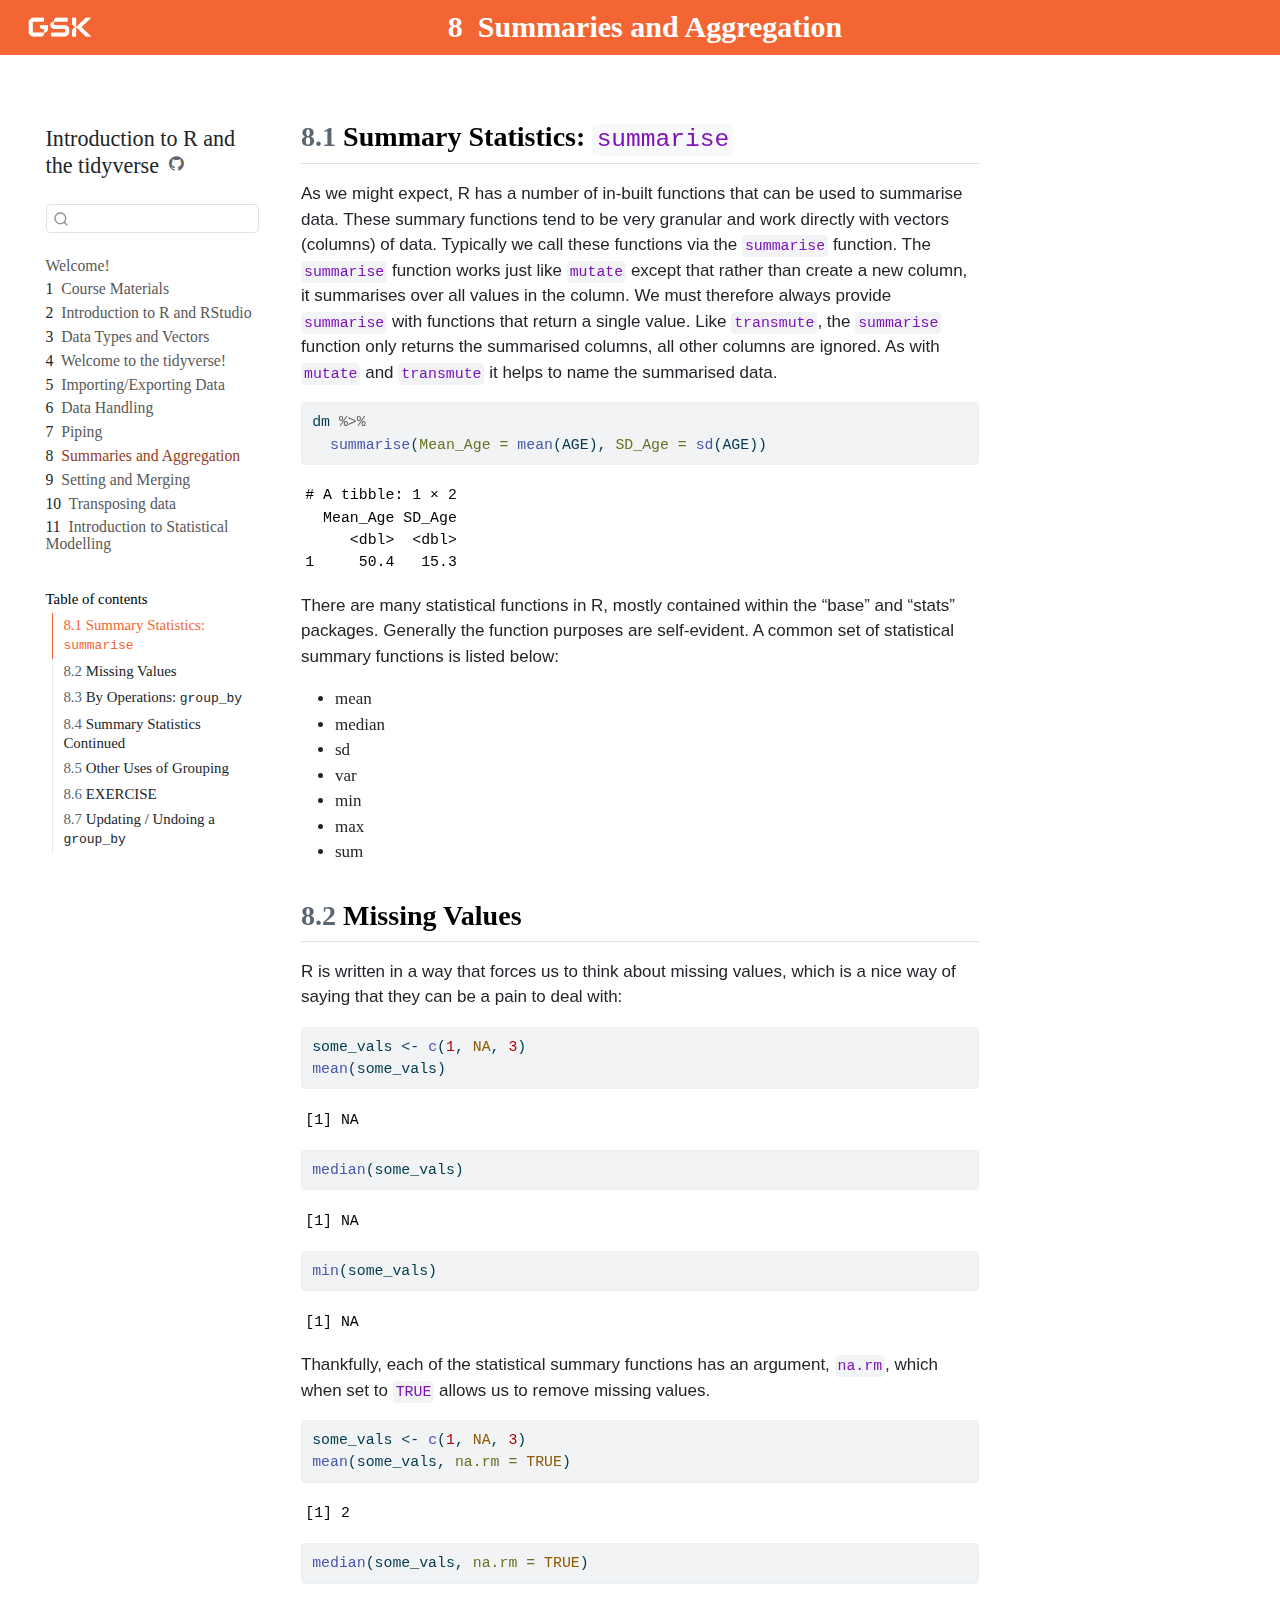
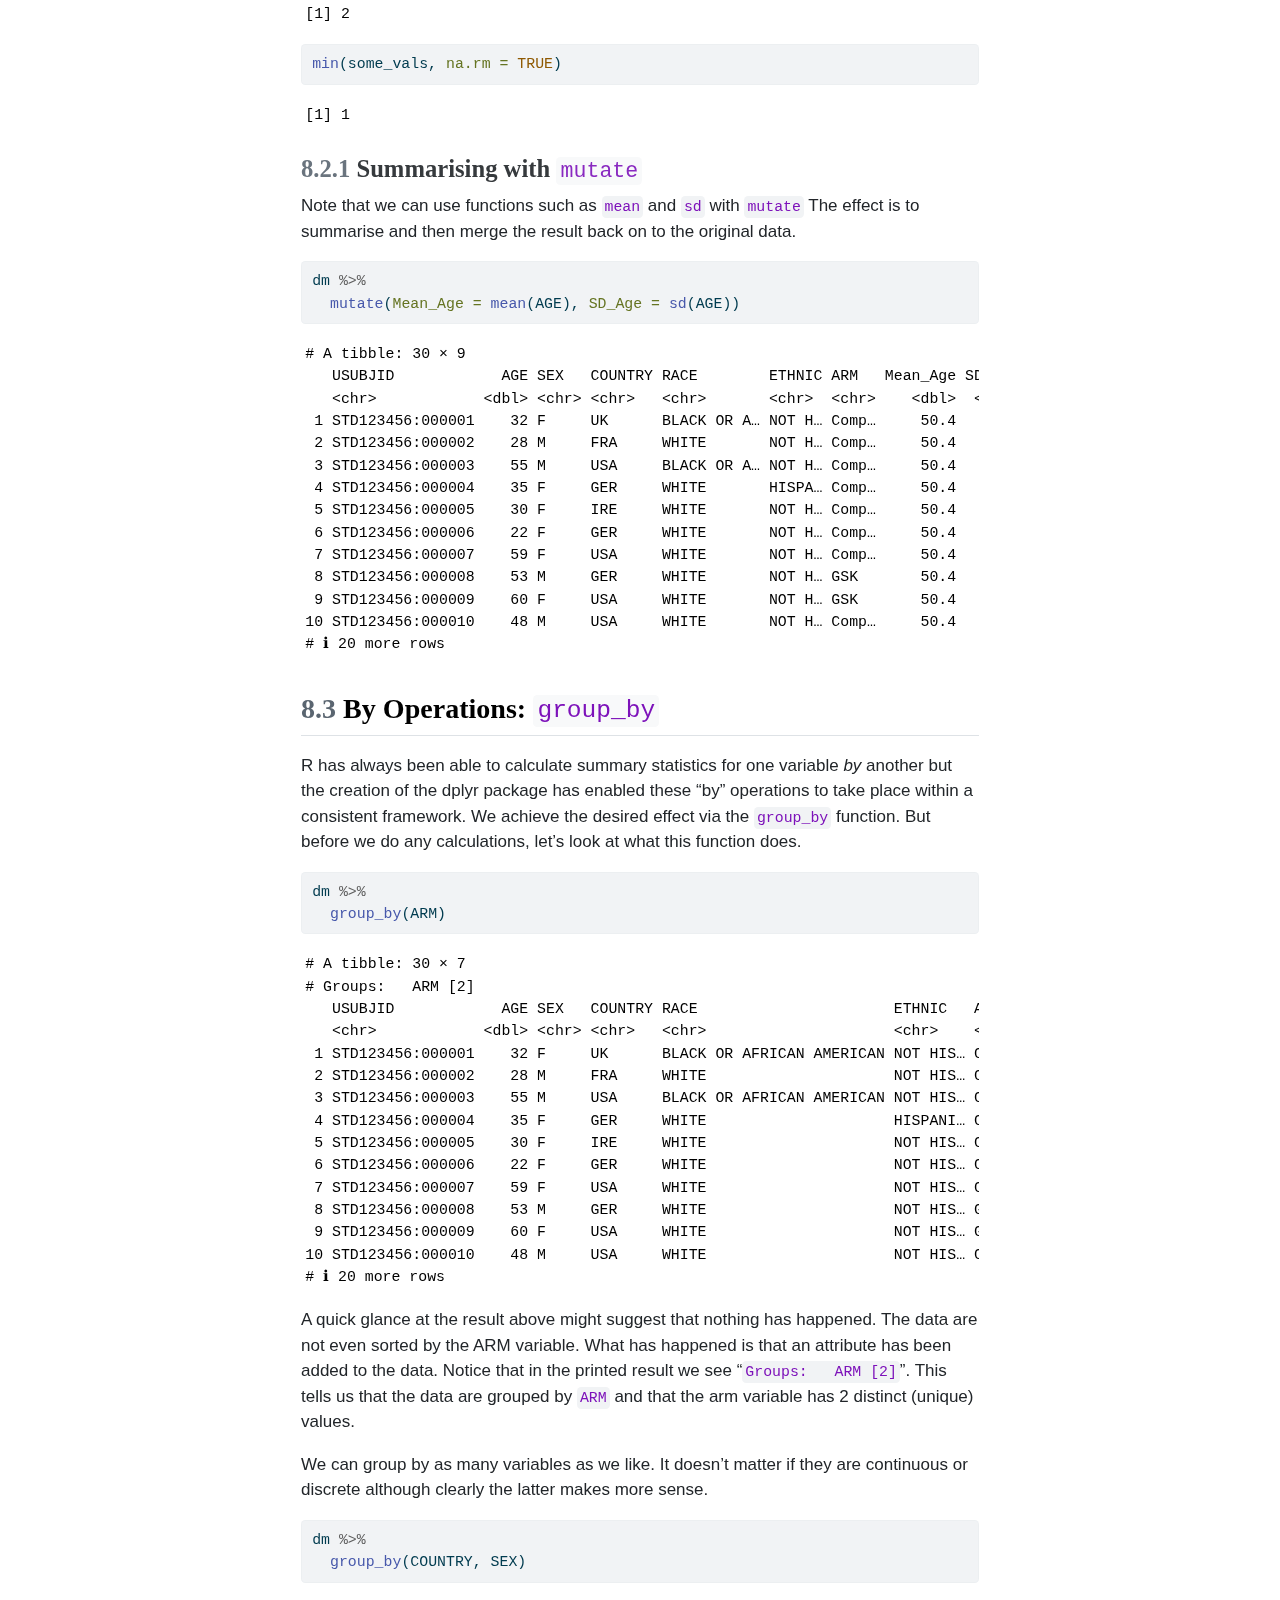
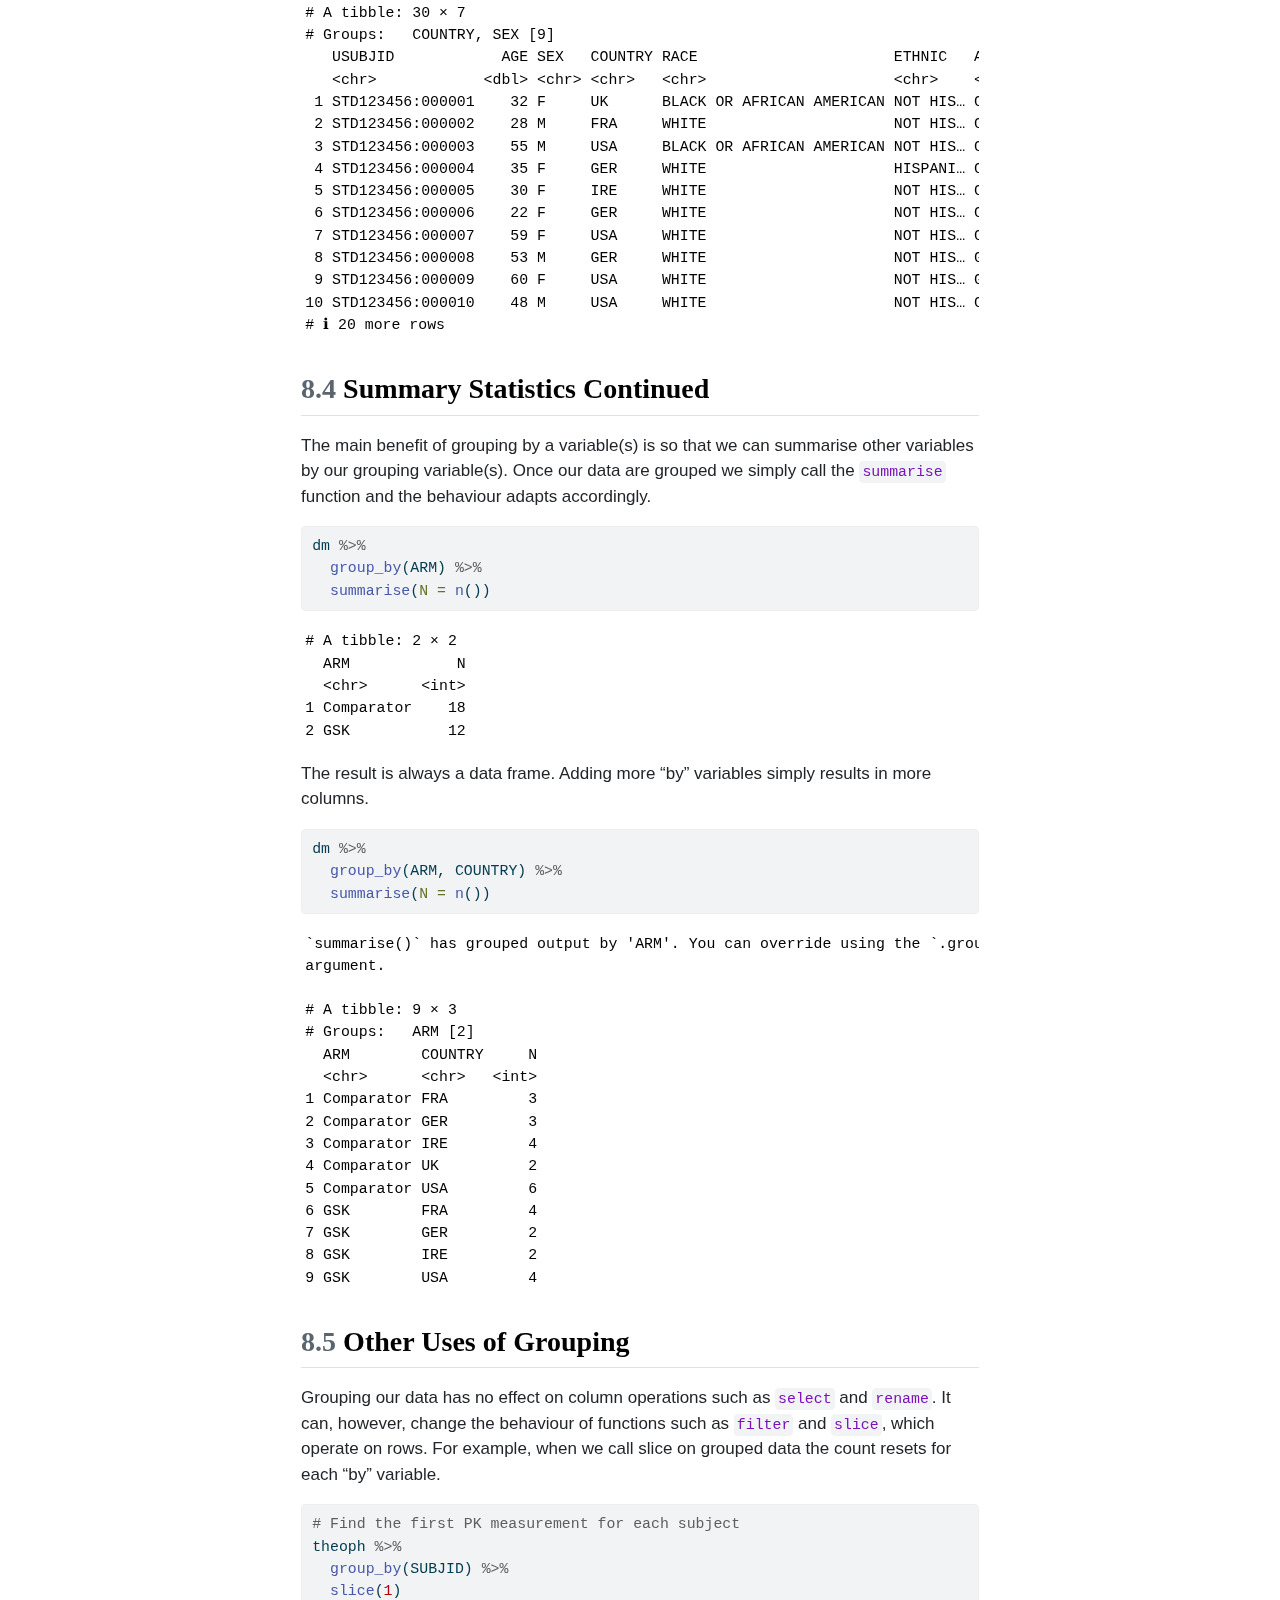
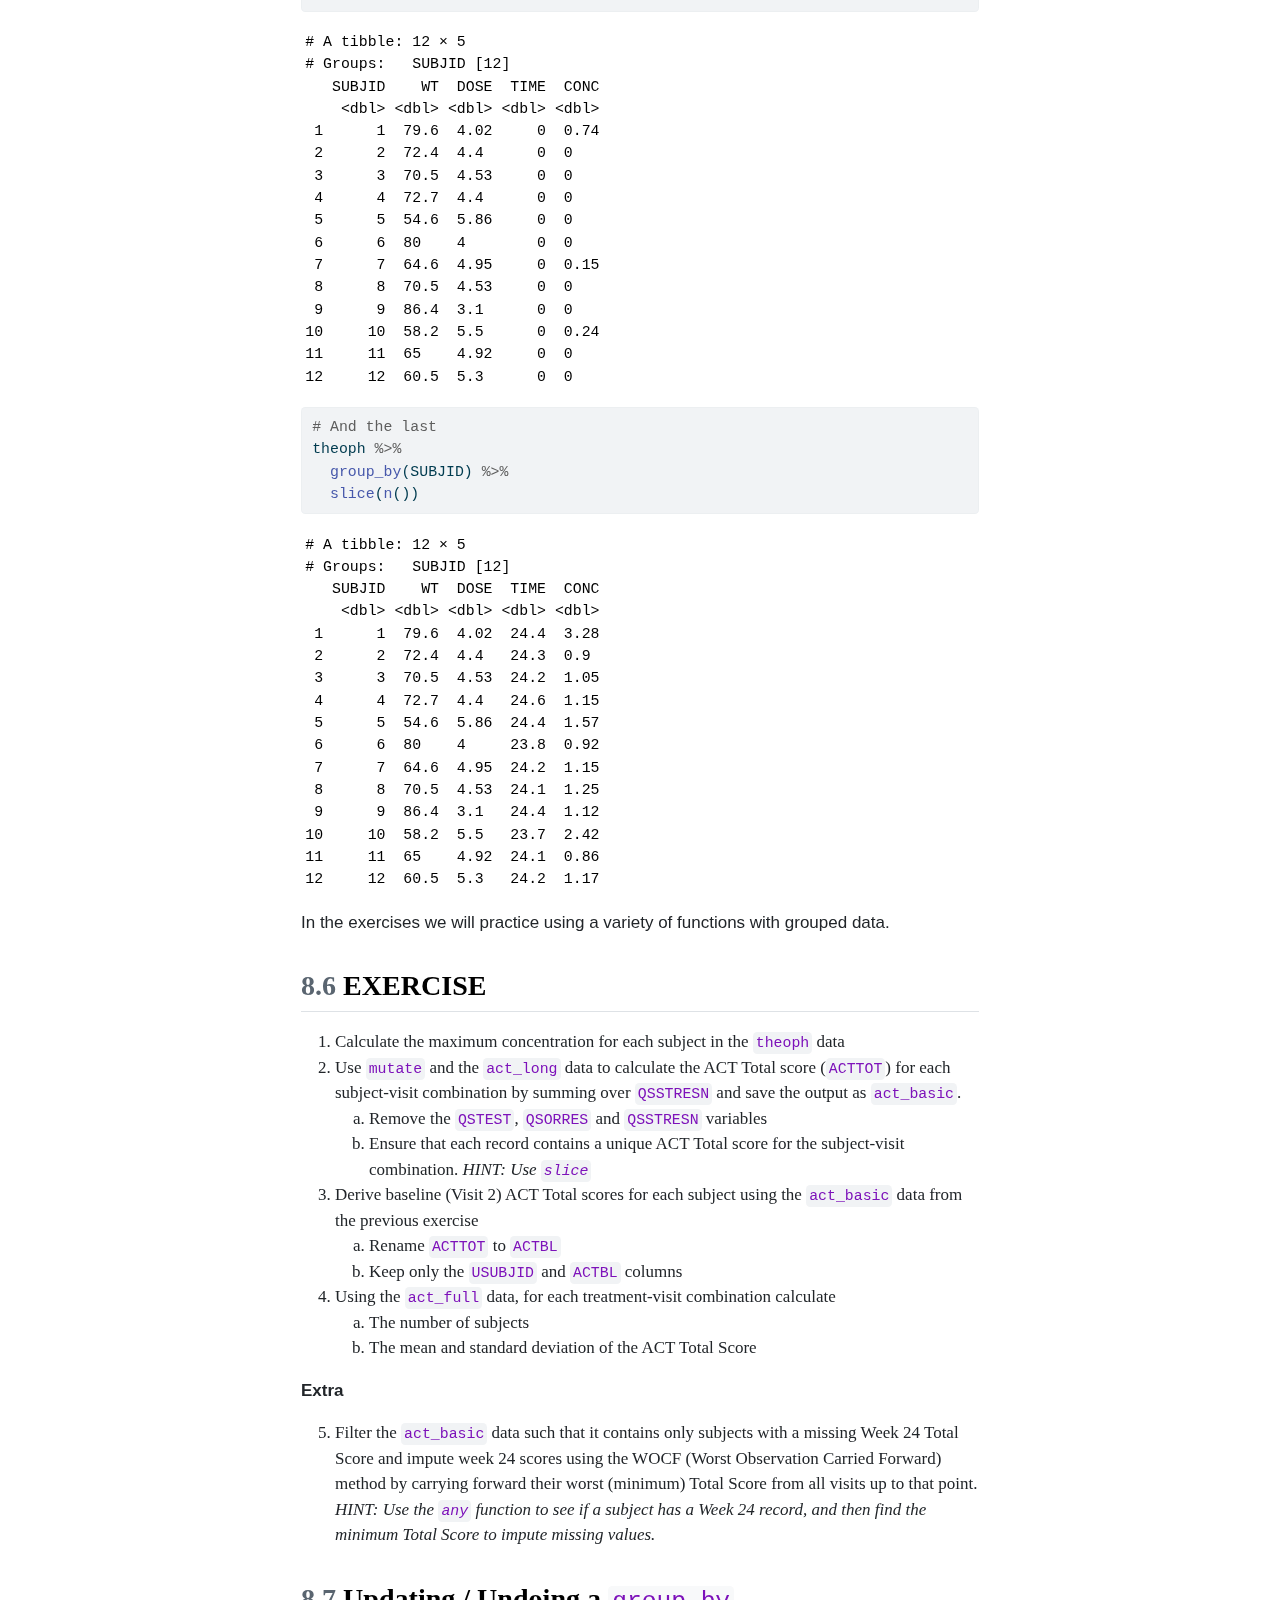
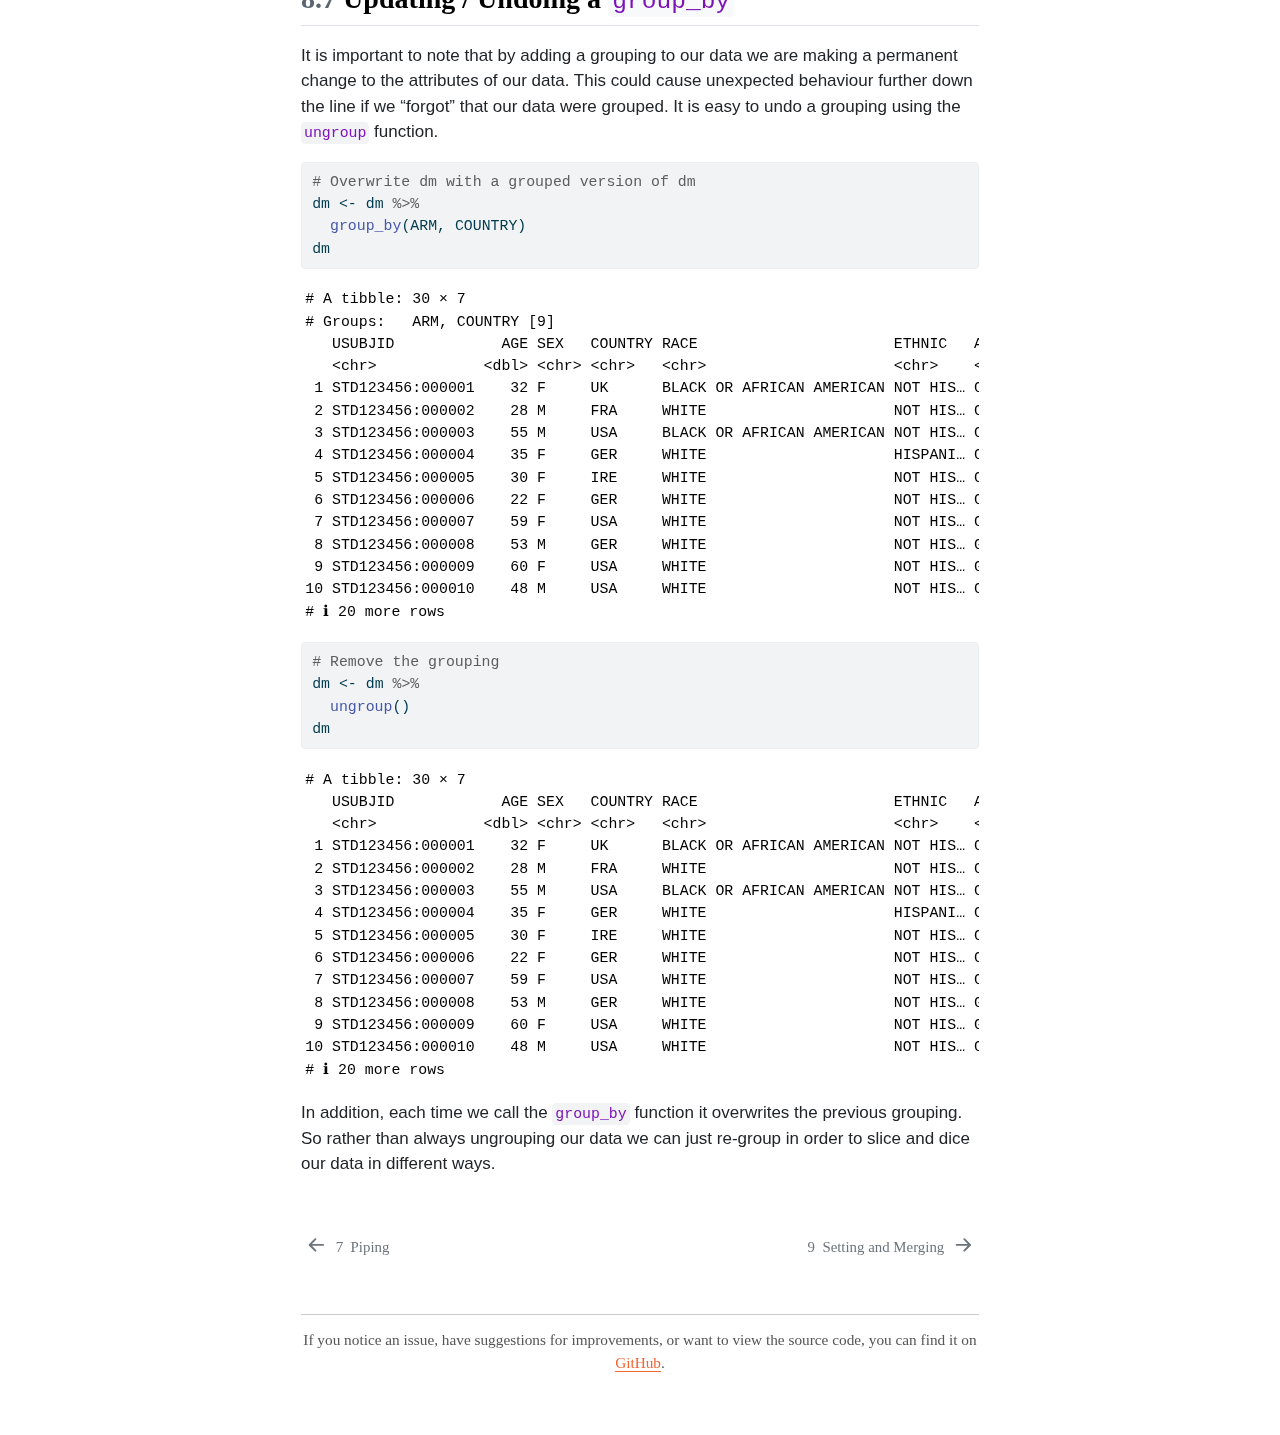
<file: 08_summaries_aggregation.html>
<!DOCTYPE html>
<html xmlns="http://www.w3.org/1999/xhtml" lang="en" xml:lang="en"><head>

<meta charset="utf-8">
<meta name="generator" content="quarto-1.8.26">

<meta name="viewport" content="width=device-width, initial-scale=1.0, user-scalable=yes">


<title>8&nbsp; Summaries and Aggregation – Introduction to R and the tidyverse</title>
<style>
code{white-space: pre-wrap;}
span.smallcaps{font-variant: small-caps;}
div.columns{display: flex; gap: min(4vw, 1.5em);}
div.column{flex: auto; overflow-x: auto;}
div.hanging-indent{margin-left: 1.5em; text-indent: -1.5em;}
ul.task-list{list-style: none;}
ul.task-list li input[type="checkbox"] {
  width: 0.8em;
  margin: 0 0.8em 0.2em -1em; /* quarto-specific, see https://github.com/quarto-dev/quarto-cli/issues/4556 */ 
  vertical-align: middle;
}
/* CSS for syntax highlighting */
html { -webkit-text-size-adjust: 100%; }
pre > code.sourceCode { white-space: pre; position: relative; }
pre > code.sourceCode > span { display: inline-block; line-height: 1.25; }
pre > code.sourceCode > span:empty { height: 1.2em; }
.sourceCode { overflow: visible; }
code.sourceCode > span { color: inherit; text-decoration: inherit; }
div.sourceCode { margin: 1em 0; }
pre.sourceCode { margin: 0; }
@media screen {
div.sourceCode { overflow: auto; }
}
@media print {
pre > code.sourceCode { white-space: pre-wrap; }
pre > code.sourceCode > span { text-indent: -5em; padding-left: 5em; }
}
pre.numberSource code
  { counter-reset: source-line 0; }
pre.numberSource code > span
  { position: relative; left: -4em; counter-increment: source-line; }
pre.numberSource code > span > a:first-child::before
  { content: counter(source-line);
    position: relative; left: -1em; text-align: right; vertical-align: baseline;
    border: none; display: inline-block;
    -webkit-touch-callout: none; -webkit-user-select: none;
    -khtml-user-select: none; -moz-user-select: none;
    -ms-user-select: none; user-select: none;
    padding: 0 4px; width: 4em;
  }
pre.numberSource { margin-left: 3em;  padding-left: 4px; }
div.sourceCode
  {   }
@media screen {
pre > code.sourceCode > span > a:first-child::before { text-decoration: underline; }
}
</style>


<script src="site_libs/quarto-nav/quarto-nav.js"></script>
<script src="site_libs/quarto-nav/headroom.min.js"></script>
<script src="site_libs/clipboard/clipboard.min.js"></script>
<script src="site_libs/quarto-search/autocomplete.umd.js"></script>
<script src="site_libs/quarto-search/fuse.min.js"></script>
<script src="site_libs/quarto-search/quarto-search.js"></script>
<meta name="quarto:offset" content="./">
<link href="./09_setting_merging.html" rel="next">
<link href="./07_magrittr.html" rel="prev">
<script src="site_libs/quarto-html/quarto.js" type="module"></script>
<script src="site_libs/quarto-html/tabsets/tabsets.js" type="module"></script>
<script src="site_libs/quarto-html/axe/axe-check.js" type="module"></script>
<script src="site_libs/quarto-html/popper.min.js"></script>
<script src="site_libs/quarto-html/tippy.umd.min.js"></script>
<script src="site_libs/quarto-html/anchor.min.js"></script>
<link href="site_libs/quarto-html/tippy.css" rel="stylesheet">
<link href="site_libs/quarto-html/quarto-syntax-highlighting-587c61ba64f3a5504c4d52d930310e48.css" rel="stylesheet" id="quarto-text-highlighting-styles">
<script src="site_libs/bootstrap/bootstrap.min.js"></script>
<link href="site_libs/bootstrap/bootstrap-icons.css" rel="stylesheet">
<link href="site_libs/bootstrap/bootstrap-32bce8da1c2aa395c96c61ee6d875ccc.min.css" rel="stylesheet" append-hash="true" id="quarto-bootstrap" data-mode="light">
<script id="quarto-search-options" type="application/json">{
  "location": "sidebar",
  "copy-button": false,
  "collapse-after": 3,
  "panel-placement": "start",
  "type": "textbox",
  "limit": 50,
  "keyboard-shortcut": [
    "f",
    "/",
    "s"
  ],
  "show-item-context": false,
  "language": {
    "search-no-results-text": "No results",
    "search-matching-documents-text": "matching documents",
    "search-copy-link-title": "Copy link to search",
    "search-hide-matches-text": "Hide additional matches",
    "search-more-match-text": "more match in this document",
    "search-more-matches-text": "more matches in this document",
    "search-clear-button-title": "Clear",
    "search-text-placeholder": "",
    "search-detached-cancel-button-title": "Cancel",
    "search-submit-button-title": "Submit",
    "search-label": "Search"
  }
}</script>
<style>html{ scroll-behavior: smooth; }</style>


</head>

<body class="nav-sidebar floating quarto-light">

<div id="quarto-search-results"></div>
  <header id="quarto-header" class="headroom fixed-top quarto-banner">
  <nav class="quarto-secondary-nav">
    <div class="container-fluid d-flex">
      <button type="button" class="quarto-btn-toggle btn" data-bs-toggle="collapse" role="button" data-bs-target=".quarto-sidebar-collapse-item" aria-controls="quarto-sidebar" aria-expanded="false" aria-label="Toggle sidebar navigation" onclick="if (window.quartoToggleHeadroom) { window.quartoToggleHeadroom(); }">
        <i class="bi bi-layout-text-sidebar-reverse"></i>
      </button>
        <nav class="quarto-page-breadcrumbs" aria-label="breadcrumb"><ol class="breadcrumb"><li class="breadcrumb-item"><a href="./08_summaries_aggregation.html"><span class="chapter-number">8</span>&nbsp; <span class="chapter-title">Summaries and Aggregation</span></a></li></ol></nav>
        <a class="flex-grow-1" role="navigation" data-bs-toggle="collapse" data-bs-target=".quarto-sidebar-collapse-item" aria-controls="quarto-sidebar" aria-expanded="false" aria-label="Toggle sidebar navigation" onclick="if (window.quartoToggleHeadroom) { window.quartoToggleHeadroom(); }">      
        </a>
      <button type="button" class="btn quarto-search-button" aria-label="Search" onclick="window.quartoOpenSearch();">
        <i class="bi bi-search"></i>
      </button>
    </div>
  </nav>
</header>
<!-- content -->
<header id="title-block-header" class="quarto-title-block default toc-left page-columns page-full">
  <div class="quarto-title-banner page-columns page-full">
    <div class="quarto-title column-body">
      <h1 class="title"><span class="chapter-number">8</span>&nbsp; <span class="chapter-title">Summaries and Aggregation</span></h1>
                      </div>
  </div>
    
  
  <div class="quarto-title-meta">

      
    
      
    </div>
    
  
  </header><div id="quarto-content" class="quarto-container page-columns page-rows-contents page-layout-article">
<!-- sidebar -->
  <nav id="quarto-sidebar" class="sidebar collapse collapse-horizontal quarto-sidebar-collapse-item sidebar-navigation floating overflow-auto">
    <div class="pt-lg-2 mt-2 text-left sidebar-header">
    <div class="sidebar-title mb-0 py-0">
      <a href="./">Introduction to R and the tidyverse</a> 
        <div class="sidebar-tools-main">
    <a href="https://github.com/GSK-Biostatistics/intro_to_r_and_the_tidyverse_training" title="Source Code" class="quarto-navigation-tool px-1" aria-label="Source Code"><i class="bi bi-github"></i></a>
</div>
    </div>
      </div>
        <div class="mt-2 flex-shrink-0 align-items-center">
        <div class="sidebar-search">
        <div id="quarto-search" class="" title="Search"></div>
        </div>
        </div>
    <div class="sidebar-menu-container"> 
    <ul class="list-unstyled mt-1">
        <li class="sidebar-item">
  <div class="sidebar-item-container"> 
  <a href="./index.html" class="sidebar-item-text sidebar-link">
 <span class="menu-text">Welcome!</span></a>
  </div>
</li>
        <li class="sidebar-item">
  <div class="sidebar-item-container"> 
  <a href="./01_materials_external.html" class="sidebar-item-text sidebar-link">
 <span class="menu-text"><span class="chapter-number">1</span>&nbsp; <span class="chapter-title">Course Materials</span></span></a>
  </div>
</li>
        <li class="sidebar-item">
  <div class="sidebar-item-container"> 
  <a href="./02_r_rstudio.html" class="sidebar-item-text sidebar-link">
 <span class="menu-text"><span class="chapter-number">2</span>&nbsp; <span class="chapter-title">Introduction to R and RStudio</span></span></a>
  </div>
</li>
        <li class="sidebar-item">
  <div class="sidebar-item-container"> 
  <a href="./03_vectors.html" class="sidebar-item-text sidebar-link">
 <span class="menu-text"><span class="chapter-number">3</span>&nbsp; <span class="chapter-title">Data Types and Vectors</span></span></a>
  </div>
</li>
        <li class="sidebar-item">
  <div class="sidebar-item-container"> 
  <a href="./04_data_frames.html" class="sidebar-item-text sidebar-link">
 <span class="menu-text"><span class="chapter-number">4</span>&nbsp; <span class="chapter-title">Welcome to the tidyverse!</span></span></a>
  </div>
</li>
        <li class="sidebar-item">
  <div class="sidebar-item-container"> 
  <a href="./05_importing_and_exporting_data.html" class="sidebar-item-text sidebar-link">
 <span class="menu-text"><span class="chapter-number">5</span>&nbsp; <span class="chapter-title">Importing/Exporting Data</span></span></a>
  </div>
</li>
        <li class="sidebar-item">
  <div class="sidebar-item-container"> 
  <a href="./06_basic_data_processing.html" class="sidebar-item-text sidebar-link">
 <span class="menu-text"><span class="chapter-number">6</span>&nbsp; <span class="chapter-title">Data Handling</span></span></a>
  </div>
</li>
        <li class="sidebar-item">
  <div class="sidebar-item-container"> 
  <a href="./07_magrittr.html" class="sidebar-item-text sidebar-link">
 <span class="menu-text"><span class="chapter-number">7</span>&nbsp; <span class="chapter-title">Piping</span></span></a>
  </div>
</li>
        <li class="sidebar-item">
  <div class="sidebar-item-container"> 
  <a href="./08_summaries_aggregation.html" class="sidebar-item-text sidebar-link active">
 <span class="menu-text"><span class="chapter-number">8</span>&nbsp; <span class="chapter-title">Summaries and Aggregation</span></span></a>
  </div>
</li>
        <li class="sidebar-item">
  <div class="sidebar-item-container"> 
  <a href="./09_setting_merging.html" class="sidebar-item-text sidebar-link">
 <span class="menu-text"><span class="chapter-number">9</span>&nbsp; <span class="chapter-title">Setting and Merging</span></span></a>
  </div>
</li>
        <li class="sidebar-item">
  <div class="sidebar-item-container"> 
  <a href="./10_transposing.html" class="sidebar-item-text sidebar-link">
 <span class="menu-text"><span class="chapter-number">10</span>&nbsp; <span class="chapter-title">Transposing data</span></span></a>
  </div>
</li>
        <li class="sidebar-item">
  <div class="sidebar-item-container"> 
  <a href="./11_statistical_modelling.html" class="sidebar-item-text sidebar-link">
 <span class="menu-text"><span class="chapter-number">11</span>&nbsp; <span class="chapter-title">Introduction to Statistical Modelling</span></span></a>
  </div>
</li>
    </ul>
    </div>
    <nav id="TOC" role="doc-toc" class="toc-active">
    <h2 id="toc-title">Table of contents</h2>
   
  <ul>
  <li><a href="#summary-statistics-summarise" id="toc-summary-statistics-summarise" class="nav-link active" data-scroll-target="#summary-statistics-summarise"><span class="header-section-number">8.1</span> Summary Statistics: <code>summarise</code></a></li>
  <li><a href="#missing-values" id="toc-missing-values" class="nav-link" data-scroll-target="#missing-values"><span class="header-section-number">8.2</span> Missing Values</a>
  <ul class="collapse">
  <li><a href="#summarising-with-mutate" id="toc-summarising-with-mutate" class="nav-link" data-scroll-target="#summarising-with-mutate"><span class="header-section-number">8.2.1</span> Summarising with <code>mutate</code></a></li>
  </ul></li>
  <li><a href="#by-operations-group_by" id="toc-by-operations-group_by" class="nav-link" data-scroll-target="#by-operations-group_by"><span class="header-section-number">8.3</span> By Operations: <code>group_by</code></a></li>
  <li><a href="#summary-statistics-continued" id="toc-summary-statistics-continued" class="nav-link" data-scroll-target="#summary-statistics-continued"><span class="header-section-number">8.4</span> Summary Statistics Continued</a></li>
  <li><a href="#other-uses-of-grouping" id="toc-other-uses-of-grouping" class="nav-link" data-scroll-target="#other-uses-of-grouping"><span class="header-section-number">8.5</span> Other Uses of Grouping</a></li>
  <li><a href="#summarise" id="toc-summarise" class="nav-link" data-scroll-target="#summarise"><span class="header-section-number">8.6</span> EXERCISE</a></li>
  <li><a href="#updating-undoing-a-group_by" id="toc-updating-undoing-a-group_by" class="nav-link" data-scroll-target="#updating-undoing-a-group_by"><span class="header-section-number">8.7</span> Updating / Undoing a <code>group_by</code></a></li>
  </ul>
<div class="toc-actions"><ul></ul></div></nav>
</nav>
<div id="quarto-sidebar-glass" class="quarto-sidebar-collapse-item" data-bs-toggle="collapse" data-bs-target=".quarto-sidebar-collapse-item"></div>
<!-- margin-sidebar -->
    <div id="quarto-margin-sidebar" class="sidebar margin-sidebar zindex-bottom">
    </div>
<!-- main -->
<main class="content quarto-banner-title-block" id="quarto-document-content">





<section id="summary-statistics-summarise" class="level2" data-number="8.1">
<h2 data-number="8.1" class="anchored" data-anchor-id="summary-statistics-summarise"><span class="header-section-number">8.1</span> Summary Statistics: <code>summarise</code></h2>
<p>As we might expect, R has a number of in-built functions that can be used to summarise data. These summary functions tend to be very granular and work directly with vectors (columns) of data. Typically we call these functions via the <code>summarise</code> function. The <code>summarise</code> function works just like <code>mutate</code> except that rather than create a new column, it summarises over all values in the column. We must therefore always provide <code>summarise</code> with functions that return a single value. Like <code>transmute</code>, the <code>summarise</code> function only returns the summarised columns, all other columns are ignored. As with <code>mutate</code> and <code>transmute</code> it helps to name the summarised data.</p>
<div class="cell">
<div class="code-copy-outer-scaffold"><div class="sourceCode cell-code" id="cb1"><pre class="sourceCode r code-with-copy"><code class="sourceCode r"><span id="cb1-1"><a href="#cb1-1" aria-hidden="true" tabindex="-1"></a>dm <span class="sc">%&gt;%</span> </span>
<span id="cb1-2"><a href="#cb1-2" aria-hidden="true" tabindex="-1"></a>  <span class="fu">summarise</span>(<span class="at">Mean_Age =</span> <span class="fu">mean</span>(AGE), <span class="at">SD_Age =</span> <span class="fu">sd</span>(AGE))</span></code></pre></div><button title="Copy to Clipboard" class="code-copy-button"><i class="bi"></i></button></div>
<div class="cell-output cell-output-stdout">
<pre><code># A tibble: 1 × 2
  Mean_Age SD_Age
     &lt;dbl&gt;  &lt;dbl&gt;
1     50.4   15.3</code></pre>
</div>
</div>
<p>There are many statistical functions in R, mostly contained within the “base” and “stats” packages. Generally the function purposes are self-evident. A common set of statistical summary functions is listed below:</p>
<ul>
<li>mean</li>
<li>median</li>
<li>sd</li>
<li>var</li>
<li>min</li>
<li>max</li>
<li>sum</li>
</ul>
</section>
<section id="missing-values" class="level2" data-number="8.2">
<h2 data-number="8.2" class="anchored" data-anchor-id="missing-values"><span class="header-section-number">8.2</span> Missing Values</h2>
<p>R is written in a way that forces us to think about missing values, which is a nice way of saying that they can be a pain to deal with:</p>
<div class="cell">
<div class="code-copy-outer-scaffold"><div class="sourceCode cell-code" id="cb3"><pre class="sourceCode r code-with-copy"><code class="sourceCode r"><span id="cb3-1"><a href="#cb3-1" aria-hidden="true" tabindex="-1"></a>some_vals <span class="ot">&lt;-</span> <span class="fu">c</span>(<span class="dv">1</span>, <span class="cn">NA</span>, <span class="dv">3</span>)</span>
<span id="cb3-2"><a href="#cb3-2" aria-hidden="true" tabindex="-1"></a><span class="fu">mean</span>(some_vals)</span></code></pre></div><button title="Copy to Clipboard" class="code-copy-button"><i class="bi"></i></button></div>
<div class="cell-output cell-output-stdout">
<pre><code>[1] NA</code></pre>
</div>
<div class="code-copy-outer-scaffold"><div class="sourceCode cell-code" id="cb5"><pre class="sourceCode r code-with-copy"><code class="sourceCode r"><span id="cb5-1"><a href="#cb5-1" aria-hidden="true" tabindex="-1"></a><span class="fu">median</span>(some_vals)</span></code></pre></div><button title="Copy to Clipboard" class="code-copy-button"><i class="bi"></i></button></div>
<div class="cell-output cell-output-stdout">
<pre><code>[1] NA</code></pre>
</div>
<div class="code-copy-outer-scaffold"><div class="sourceCode cell-code" id="cb7"><pre class="sourceCode r code-with-copy"><code class="sourceCode r"><span id="cb7-1"><a href="#cb7-1" aria-hidden="true" tabindex="-1"></a><span class="fu">min</span>(some_vals)</span></code></pre></div><button title="Copy to Clipboard" class="code-copy-button"><i class="bi"></i></button></div>
<div class="cell-output cell-output-stdout">
<pre><code>[1] NA</code></pre>
</div>
</div>
<p>Thankfully, each of the statistical summary functions has an argument, <code>na.rm</code>, which when set to <code>TRUE</code> allows us to remove missing values.</p>
<div class="cell">
<div class="code-copy-outer-scaffold"><div class="sourceCode cell-code" id="cb9"><pre class="sourceCode r code-with-copy"><code class="sourceCode r"><span id="cb9-1"><a href="#cb9-1" aria-hidden="true" tabindex="-1"></a>some_vals <span class="ot">&lt;-</span> <span class="fu">c</span>(<span class="dv">1</span>, <span class="cn">NA</span>, <span class="dv">3</span>)</span>
<span id="cb9-2"><a href="#cb9-2" aria-hidden="true" tabindex="-1"></a><span class="fu">mean</span>(some_vals, <span class="at">na.rm =</span> <span class="cn">TRUE</span>)</span></code></pre></div><button title="Copy to Clipboard" class="code-copy-button"><i class="bi"></i></button></div>
<div class="cell-output cell-output-stdout">
<pre><code>[1] 2</code></pre>
</div>
<div class="code-copy-outer-scaffold"><div class="sourceCode cell-code" id="cb11"><pre class="sourceCode r code-with-copy"><code class="sourceCode r"><span id="cb11-1"><a href="#cb11-1" aria-hidden="true" tabindex="-1"></a><span class="fu">median</span>(some_vals, <span class="at">na.rm =</span> <span class="cn">TRUE</span>)</span></code></pre></div><button title="Copy to Clipboard" class="code-copy-button"><i class="bi"></i></button></div>
<div class="cell-output cell-output-stdout">
<pre><code>[1] 2</code></pre>
</div>
<div class="code-copy-outer-scaffold"><div class="sourceCode cell-code" id="cb13"><pre class="sourceCode r code-with-copy"><code class="sourceCode r"><span id="cb13-1"><a href="#cb13-1" aria-hidden="true" tabindex="-1"></a><span class="fu">min</span>(some_vals, <span class="at">na.rm =</span> <span class="cn">TRUE</span>)</span></code></pre></div><button title="Copy to Clipboard" class="code-copy-button"><i class="bi"></i></button></div>
<div class="cell-output cell-output-stdout">
<pre><code>[1] 1</code></pre>
</div>
</div>
<section id="summarising-with-mutate" class="level3" data-number="8.2.1">
<h3 data-number="8.2.1" class="anchored" data-anchor-id="summarising-with-mutate"><span class="header-section-number">8.2.1</span> Summarising with <code>mutate</code></h3>
<p>Note that we can use functions such as <code>mean</code> and <code>sd</code> with <code>mutate</code> The effect is to summarise and then merge the result back on to the original data.</p>
<div class="cell">
<div class="code-copy-outer-scaffold"><div class="sourceCode cell-code" id="cb15"><pre class="sourceCode r code-with-copy"><code class="sourceCode r"><span id="cb15-1"><a href="#cb15-1" aria-hidden="true" tabindex="-1"></a>dm <span class="sc">%&gt;%</span> </span>
<span id="cb15-2"><a href="#cb15-2" aria-hidden="true" tabindex="-1"></a>  <span class="fu">mutate</span>(<span class="at">Mean_Age =</span> <span class="fu">mean</span>(AGE), <span class="at">SD_Age =</span> <span class="fu">sd</span>(AGE))</span></code></pre></div><button title="Copy to Clipboard" class="code-copy-button"><i class="bi"></i></button></div>
<div class="cell-output cell-output-stdout">
<pre><code># A tibble: 30 × 9
   USUBJID            AGE SEX   COUNTRY RACE        ETHNIC ARM   Mean_Age SD_Age
   &lt;chr&gt;            &lt;dbl&gt; &lt;chr&gt; &lt;chr&gt;   &lt;chr&gt;       &lt;chr&gt;  &lt;chr&gt;    &lt;dbl&gt;  &lt;dbl&gt;
 1 STD123456:000001    32 F     UK      BLACK OR A… NOT H… Comp…     50.4   15.3
 2 STD123456:000002    28 M     FRA     WHITE       NOT H… Comp…     50.4   15.3
 3 STD123456:000003    55 M     USA     BLACK OR A… NOT H… Comp…     50.4   15.3
 4 STD123456:000004    35 F     GER     WHITE       HISPA… Comp…     50.4   15.3
 5 STD123456:000005    30 F     IRE     WHITE       NOT H… Comp…     50.4   15.3
 6 STD123456:000006    22 F     GER     WHITE       NOT H… Comp…     50.4   15.3
 7 STD123456:000007    59 F     USA     WHITE       NOT H… Comp…     50.4   15.3
 8 STD123456:000008    53 M     GER     WHITE       NOT H… GSK       50.4   15.3
 9 STD123456:000009    60 F     USA     WHITE       NOT H… GSK       50.4   15.3
10 STD123456:000010    48 M     USA     WHITE       NOT H… Comp…     50.4   15.3
# ℹ 20 more rows</code></pre>
</div>
</div>
</section>
</section>
<section id="by-operations-group_by" class="level2" data-number="8.3">
<h2 data-number="8.3" class="anchored" data-anchor-id="by-operations-group_by"><span class="header-section-number">8.3</span> By Operations: <code>group_by</code></h2>
<p>R has always been able to calculate summary statistics for one variable <em>by</em> another but the creation of the dplyr package has enabled these “by” operations to take place within a consistent framework. We achieve the desired effect via the <code>group_by</code> function. But before we do any calculations, let’s look at what this function does.</p>
<div class="cell">
<div class="code-copy-outer-scaffold"><div class="sourceCode cell-code" id="cb17"><pre class="sourceCode r code-with-copy"><code class="sourceCode r"><span id="cb17-1"><a href="#cb17-1" aria-hidden="true" tabindex="-1"></a>dm <span class="sc">%&gt;%</span> </span>
<span id="cb17-2"><a href="#cb17-2" aria-hidden="true" tabindex="-1"></a>  <span class="fu">group_by</span>(ARM)</span></code></pre></div><button title="Copy to Clipboard" class="code-copy-button"><i class="bi"></i></button></div>
<div class="cell-output cell-output-stdout">
<pre><code># A tibble: 30 × 7
# Groups:   ARM [2]
   USUBJID            AGE SEX   COUNTRY RACE                      ETHNIC   ARM  
   &lt;chr&gt;            &lt;dbl&gt; &lt;chr&gt; &lt;chr&gt;   &lt;chr&gt;                     &lt;chr&gt;    &lt;chr&gt;
 1 STD123456:000001    32 F     UK      BLACK OR AFRICAN AMERICAN NOT HIS… Comp…
 2 STD123456:000002    28 M     FRA     WHITE                     NOT HIS… Comp…
 3 STD123456:000003    55 M     USA     BLACK OR AFRICAN AMERICAN NOT HIS… Comp…
 4 STD123456:000004    35 F     GER     WHITE                     HISPANI… Comp…
 5 STD123456:000005    30 F     IRE     WHITE                     NOT HIS… Comp…
 6 STD123456:000006    22 F     GER     WHITE                     NOT HIS… Comp…
 7 STD123456:000007    59 F     USA     WHITE                     NOT HIS… Comp…
 8 STD123456:000008    53 M     GER     WHITE                     NOT HIS… GSK  
 9 STD123456:000009    60 F     USA     WHITE                     NOT HIS… GSK  
10 STD123456:000010    48 M     USA     WHITE                     NOT HIS… Comp…
# ℹ 20 more rows</code></pre>
</div>
</div>
<p>A quick glance at the result above might suggest that nothing has happened. The data are not even sorted by the ARM variable. What has happened is that an attribute has been added to the data. Notice that in the printed result we see “<code>Groups:   ARM [2]</code>”. This tells us that the data are grouped by <code>ARM</code> and that the arm variable has 2 distinct (unique) values.</p>
<p>We can group by as many variables as we like. It doesn’t matter if they are continuous or discrete although clearly the latter makes more sense.</p>
<div class="cell">
<div class="code-copy-outer-scaffold"><div class="sourceCode cell-code" id="cb19"><pre class="sourceCode r code-with-copy"><code class="sourceCode r"><span id="cb19-1"><a href="#cb19-1" aria-hidden="true" tabindex="-1"></a>dm <span class="sc">%&gt;%</span> </span>
<span id="cb19-2"><a href="#cb19-2" aria-hidden="true" tabindex="-1"></a>  <span class="fu">group_by</span>(COUNTRY, SEX)</span></code></pre></div><button title="Copy to Clipboard" class="code-copy-button"><i class="bi"></i></button></div>
<div class="cell-output cell-output-stdout">
<pre><code># A tibble: 30 × 7
# Groups:   COUNTRY, SEX [9]
   USUBJID            AGE SEX   COUNTRY RACE                      ETHNIC   ARM  
   &lt;chr&gt;            &lt;dbl&gt; &lt;chr&gt; &lt;chr&gt;   &lt;chr&gt;                     &lt;chr&gt;    &lt;chr&gt;
 1 STD123456:000001    32 F     UK      BLACK OR AFRICAN AMERICAN NOT HIS… Comp…
 2 STD123456:000002    28 M     FRA     WHITE                     NOT HIS… Comp…
 3 STD123456:000003    55 M     USA     BLACK OR AFRICAN AMERICAN NOT HIS… Comp…
 4 STD123456:000004    35 F     GER     WHITE                     HISPANI… Comp…
 5 STD123456:000005    30 F     IRE     WHITE                     NOT HIS… Comp…
 6 STD123456:000006    22 F     GER     WHITE                     NOT HIS… Comp…
 7 STD123456:000007    59 F     USA     WHITE                     NOT HIS… Comp…
 8 STD123456:000008    53 M     GER     WHITE                     NOT HIS… GSK  
 9 STD123456:000009    60 F     USA     WHITE                     NOT HIS… GSK  
10 STD123456:000010    48 M     USA     WHITE                     NOT HIS… Comp…
# ℹ 20 more rows</code></pre>
</div>
</div>
</section>
<section id="summary-statistics-continued" class="level2" data-number="8.4">
<h2 data-number="8.4" class="anchored" data-anchor-id="summary-statistics-continued"><span class="header-section-number">8.4</span> Summary Statistics Continued</h2>
<p>The main benefit of grouping by a variable(s) is so that we can summarise other variables by our grouping variable(s). Once our data are grouped we simply call the <code>summarise</code> function and the behaviour adapts accordingly.</p>
<div class="cell">
<div class="code-copy-outer-scaffold"><div class="sourceCode cell-code" id="cb21"><pre class="sourceCode r code-with-copy"><code class="sourceCode r"><span id="cb21-1"><a href="#cb21-1" aria-hidden="true" tabindex="-1"></a>dm <span class="sc">%&gt;%</span> </span>
<span id="cb21-2"><a href="#cb21-2" aria-hidden="true" tabindex="-1"></a>  <span class="fu">group_by</span>(ARM) <span class="sc">%&gt;%</span></span>
<span id="cb21-3"><a href="#cb21-3" aria-hidden="true" tabindex="-1"></a>  <span class="fu">summarise</span>(<span class="at">N =</span> <span class="fu">n</span>())</span></code></pre></div><button title="Copy to Clipboard" class="code-copy-button"><i class="bi"></i></button></div>
<div class="cell-output cell-output-stdout">
<pre><code># A tibble: 2 × 2
  ARM            N
  &lt;chr&gt;      &lt;int&gt;
1 Comparator    18
2 GSK           12</code></pre>
</div>
</div>
<p>The result is always a data frame. Adding more “by” variables simply results in more columns.</p>
<div class="cell">
<div class="code-copy-outer-scaffold"><div class="sourceCode cell-code" id="cb23"><pre class="sourceCode r code-with-copy"><code class="sourceCode r"><span id="cb23-1"><a href="#cb23-1" aria-hidden="true" tabindex="-1"></a>dm <span class="sc">%&gt;%</span> </span>
<span id="cb23-2"><a href="#cb23-2" aria-hidden="true" tabindex="-1"></a>  <span class="fu">group_by</span>(ARM, COUNTRY) <span class="sc">%&gt;%</span></span>
<span id="cb23-3"><a href="#cb23-3" aria-hidden="true" tabindex="-1"></a>  <span class="fu">summarise</span>(<span class="at">N =</span> <span class="fu">n</span>())</span></code></pre></div><button title="Copy to Clipboard" class="code-copy-button"><i class="bi"></i></button></div>
<div class="cell-output cell-output-stderr">
<pre><code>`summarise()` has grouped output by 'ARM'. You can override using the `.groups`
argument.</code></pre>
</div>
<div class="cell-output cell-output-stdout">
<pre><code># A tibble: 9 × 3
# Groups:   ARM [2]
  ARM        COUNTRY     N
  &lt;chr&gt;      &lt;chr&gt;   &lt;int&gt;
1 Comparator FRA         3
2 Comparator GER         3
3 Comparator IRE         4
4 Comparator UK          2
5 Comparator USA         6
6 GSK        FRA         4
7 GSK        GER         2
8 GSK        IRE         2
9 GSK        USA         4</code></pre>
</div>
</div>
</section>
<section id="other-uses-of-grouping" class="level2" data-number="8.5">
<h2 data-number="8.5" class="anchored" data-anchor-id="other-uses-of-grouping"><span class="header-section-number">8.5</span> Other Uses of Grouping</h2>
<p>Grouping our data has no effect on column operations such as <code>select</code> and <code>rename</code>. It can, however, change the behaviour of functions such as <code>filter</code> and <code>slice</code>, which operate on rows. For example, when we call slice on grouped data the count resets for each “by” variable.</p>
<div class="cell">
<div class="code-copy-outer-scaffold"><div class="sourceCode cell-code" id="cb26"><pre class="sourceCode r code-with-copy"><code class="sourceCode r"><span id="cb26-1"><a href="#cb26-1" aria-hidden="true" tabindex="-1"></a><span class="co"># Find the first PK measurement for each subject</span></span>
<span id="cb26-2"><a href="#cb26-2" aria-hidden="true" tabindex="-1"></a>theoph <span class="sc">%&gt;%</span> </span>
<span id="cb26-3"><a href="#cb26-3" aria-hidden="true" tabindex="-1"></a>  <span class="fu">group_by</span>(SUBJID) <span class="sc">%&gt;%</span></span>
<span id="cb26-4"><a href="#cb26-4" aria-hidden="true" tabindex="-1"></a>  <span class="fu">slice</span>(<span class="dv">1</span>)</span></code></pre></div><button title="Copy to Clipboard" class="code-copy-button"><i class="bi"></i></button></div>
<div class="cell-output cell-output-stdout">
<pre><code># A tibble: 12 × 5
# Groups:   SUBJID [12]
   SUBJID    WT  DOSE  TIME  CONC
    &lt;dbl&gt; &lt;dbl&gt; &lt;dbl&gt; &lt;dbl&gt; &lt;dbl&gt;
 1      1  79.6  4.02     0  0.74
 2      2  72.4  4.4      0  0   
 3      3  70.5  4.53     0  0   
 4      4  72.7  4.4      0  0   
 5      5  54.6  5.86     0  0   
 6      6  80    4        0  0   
 7      7  64.6  4.95     0  0.15
 8      8  70.5  4.53     0  0   
 9      9  86.4  3.1      0  0   
10     10  58.2  5.5      0  0.24
11     11  65    4.92     0  0   
12     12  60.5  5.3      0  0   </code></pre>
</div>
<div class="code-copy-outer-scaffold"><div class="sourceCode cell-code" id="cb28"><pre class="sourceCode r code-with-copy"><code class="sourceCode r"><span id="cb28-1"><a href="#cb28-1" aria-hidden="true" tabindex="-1"></a><span class="co"># And the last</span></span>
<span id="cb28-2"><a href="#cb28-2" aria-hidden="true" tabindex="-1"></a>theoph <span class="sc">%&gt;%</span> </span>
<span id="cb28-3"><a href="#cb28-3" aria-hidden="true" tabindex="-1"></a>  <span class="fu">group_by</span>(SUBJID) <span class="sc">%&gt;%</span></span>
<span id="cb28-4"><a href="#cb28-4" aria-hidden="true" tabindex="-1"></a>  <span class="fu">slice</span>(<span class="fu">n</span>())</span></code></pre></div><button title="Copy to Clipboard" class="code-copy-button"><i class="bi"></i></button></div>
<div class="cell-output cell-output-stdout">
<pre><code># A tibble: 12 × 5
# Groups:   SUBJID [12]
   SUBJID    WT  DOSE  TIME  CONC
    &lt;dbl&gt; &lt;dbl&gt; &lt;dbl&gt; &lt;dbl&gt; &lt;dbl&gt;
 1      1  79.6  4.02  24.4  3.28
 2      2  72.4  4.4   24.3  0.9 
 3      3  70.5  4.53  24.2  1.05
 4      4  72.7  4.4   24.6  1.15
 5      5  54.6  5.86  24.4  1.57
 6      6  80    4     23.8  0.92
 7      7  64.6  4.95  24.2  1.15
 8      8  70.5  4.53  24.1  1.25
 9      9  86.4  3.1   24.4  1.12
10     10  58.2  5.5   23.7  2.42
11     11  65    4.92  24.1  0.86
12     12  60.5  5.3   24.2  1.17</code></pre>
</div>
</div>
<p>In the exercises we will practice using a variety of functions with grouped data.</p>
</section>
<section id="summarise" class="level2" data-number="8.6">
<h2 data-number="8.6" class="anchored" data-anchor-id="summarise"><span class="header-section-number">8.6</span> EXERCISE</h2>
<ol type="1">
<li>Calculate the maximum concentration for each subject in the <code>theoph</code> data</li>
<li>Use <code>mutate</code> and the <code>act_long</code> data to calculate the ACT Total score (<code>ACTTOT</code>) for each subject-visit combination by summing over <code>QSSTRESN</code> and save the output as <code>act_basic</code>.
<ol type="a">
<li>Remove the <code>QSTEST</code>, <code>QSORRES</code> and <code>QSSTRESN</code> variables</li>
<li>Ensure that each record contains a unique ACT Total score for the subject-visit combination. <em>HINT: Use <code>slice</code></em></li>
</ol></li>
<li>Derive baseline (Visit 2) ACT Total scores for each subject using the <code>act_basic</code> data from the previous exercise
<ol type="a">
<li>Rename <code>ACTTOT</code> to <code>ACTBL</code></li>
<li>Keep only the <code>USUBJID</code> and <code>ACTBL</code> columns</li>
</ol></li>
<li>Using the <code>act_full</code> data, for each treatment-visit combination calculate
<ol type="a">
<li>The number of subjects</li>
<li>The mean and standard deviation of the ACT Total Score</li>
</ol></li>
</ol>
<p><strong>Extra</strong></p>
<ol start="5" type="1">
<li>Filter the <code>act_basic</code> data such that it contains only subjects with a missing Week 24 Total Score and impute week 24 scores using the WOCF (Worst Observation Carried Forward) method by carrying forward their worst (minimum) Total Score from all visits up to that point. <em>HINT: Use the <code>any</code> function to see if a subject has a Week 24 record, and then find the minimum Total Score to impute missing values.</em></li>
</ol>
</section>
<section id="updating-undoing-a-group_by" class="level2" data-number="8.7">
<h2 data-number="8.7" class="anchored" data-anchor-id="updating-undoing-a-group_by"><span class="header-section-number">8.7</span> Updating / Undoing a <code>group_by</code></h2>
<p>It is important to note that by adding a grouping to our data we are making a permanent change to the attributes of our data. This could cause unexpected behaviour further down the line if we “forgot” that our data were grouped. It is easy to undo a grouping using the <code>ungroup</code> function.</p>
<div class="cell">
<div class="code-copy-outer-scaffold"><div class="sourceCode cell-code" id="cb30"><pre class="sourceCode r code-with-copy"><code class="sourceCode r"><span id="cb30-1"><a href="#cb30-1" aria-hidden="true" tabindex="-1"></a><span class="co"># Overwrite dm with a grouped version of dm</span></span>
<span id="cb30-2"><a href="#cb30-2" aria-hidden="true" tabindex="-1"></a>dm <span class="ot">&lt;-</span> dm <span class="sc">%&gt;%</span> </span>
<span id="cb30-3"><a href="#cb30-3" aria-hidden="true" tabindex="-1"></a>  <span class="fu">group_by</span>(ARM, COUNTRY) </span>
<span id="cb30-4"><a href="#cb30-4" aria-hidden="true" tabindex="-1"></a>dm</span></code></pre></div><button title="Copy to Clipboard" class="code-copy-button"><i class="bi"></i></button></div>
<div class="cell-output cell-output-stdout">
<pre><code># A tibble: 30 × 7
# Groups:   ARM, COUNTRY [9]
   USUBJID            AGE SEX   COUNTRY RACE                      ETHNIC   ARM  
   &lt;chr&gt;            &lt;dbl&gt; &lt;chr&gt; &lt;chr&gt;   &lt;chr&gt;                     &lt;chr&gt;    &lt;chr&gt;
 1 STD123456:000001    32 F     UK      BLACK OR AFRICAN AMERICAN NOT HIS… Comp…
 2 STD123456:000002    28 M     FRA     WHITE                     NOT HIS… Comp…
 3 STD123456:000003    55 M     USA     BLACK OR AFRICAN AMERICAN NOT HIS… Comp…
 4 STD123456:000004    35 F     GER     WHITE                     HISPANI… Comp…
 5 STD123456:000005    30 F     IRE     WHITE                     NOT HIS… Comp…
 6 STD123456:000006    22 F     GER     WHITE                     NOT HIS… Comp…
 7 STD123456:000007    59 F     USA     WHITE                     NOT HIS… Comp…
 8 STD123456:000008    53 M     GER     WHITE                     NOT HIS… GSK  
 9 STD123456:000009    60 F     USA     WHITE                     NOT HIS… GSK  
10 STD123456:000010    48 M     USA     WHITE                     NOT HIS… Comp…
# ℹ 20 more rows</code></pre>
</div>
<div class="code-copy-outer-scaffold"><div class="sourceCode cell-code" id="cb32"><pre class="sourceCode r code-with-copy"><code class="sourceCode r"><span id="cb32-1"><a href="#cb32-1" aria-hidden="true" tabindex="-1"></a><span class="co"># Remove the grouping</span></span>
<span id="cb32-2"><a href="#cb32-2" aria-hidden="true" tabindex="-1"></a>dm <span class="ot">&lt;-</span> dm <span class="sc">%&gt;%</span></span>
<span id="cb32-3"><a href="#cb32-3" aria-hidden="true" tabindex="-1"></a>  <span class="fu">ungroup</span>()</span>
<span id="cb32-4"><a href="#cb32-4" aria-hidden="true" tabindex="-1"></a>dm</span></code></pre></div><button title="Copy to Clipboard" class="code-copy-button"><i class="bi"></i></button></div>
<div class="cell-output cell-output-stdout">
<pre><code># A tibble: 30 × 7
   USUBJID            AGE SEX   COUNTRY RACE                      ETHNIC   ARM  
   &lt;chr&gt;            &lt;dbl&gt; &lt;chr&gt; &lt;chr&gt;   &lt;chr&gt;                     &lt;chr&gt;    &lt;chr&gt;
 1 STD123456:000001    32 F     UK      BLACK OR AFRICAN AMERICAN NOT HIS… Comp…
 2 STD123456:000002    28 M     FRA     WHITE                     NOT HIS… Comp…
 3 STD123456:000003    55 M     USA     BLACK OR AFRICAN AMERICAN NOT HIS… Comp…
 4 STD123456:000004    35 F     GER     WHITE                     HISPANI… Comp…
 5 STD123456:000005    30 F     IRE     WHITE                     NOT HIS… Comp…
 6 STD123456:000006    22 F     GER     WHITE                     NOT HIS… Comp…
 7 STD123456:000007    59 F     USA     WHITE                     NOT HIS… Comp…
 8 STD123456:000008    53 M     GER     WHITE                     NOT HIS… GSK  
 9 STD123456:000009    60 F     USA     WHITE                     NOT HIS… GSK  
10 STD123456:000010    48 M     USA     WHITE                     NOT HIS… Comp…
# ℹ 20 more rows</code></pre>
</div>
</div>
<p>In addition, each time we call the <code>group_by</code> function it overwrites the previous grouping. So rather than always ungrouping our data we can just re-group in order to slice and dice our data in different ways.</p>


</section>

</main> <!-- /main -->
<div class="global-footnote">
If you notice an issue, have suggestions for improvements, or want to view the source code, you can find it on <a href="https://github.com/GSK-Biostatistics/intro_to_r_and_the_tidyverse_training" target="_blank">GitHub</a>.
</div>
<script id="quarto-html-after-body" type="application/javascript">
  window.document.addEventListener("DOMContentLoaded", function (event) {
    const icon = "";
    const anchorJS = new window.AnchorJS();
    anchorJS.options = {
      placement: 'right',
      icon: icon
    };
    anchorJS.add('.anchored');
    const isCodeAnnotation = (el) => {
      for (const clz of el.classList) {
        if (clz.startsWith('code-annotation-')) {                     
          return true;
        }
      }
      return false;
    }
    const onCopySuccess = function(e) {
      // button target
      const button = e.trigger;
      // don't keep focus
      button.blur();
      // flash "checked"
      button.classList.add('code-copy-button-checked');
      var currentTitle = button.getAttribute("title");
      button.setAttribute("title", "Copied!");
      let tooltip;
      if (window.bootstrap) {
        button.setAttribute("data-bs-toggle", "tooltip");
        button.setAttribute("data-bs-placement", "left");
        button.setAttribute("data-bs-title", "Copied!");
        tooltip = new bootstrap.Tooltip(button, 
          { trigger: "manual", 
            customClass: "code-copy-button-tooltip",
            offset: [0, -8]});
        tooltip.show();    
      }
      setTimeout(function() {
        if (tooltip) {
          tooltip.hide();
          button.removeAttribute("data-bs-title");
          button.removeAttribute("data-bs-toggle");
          button.removeAttribute("data-bs-placement");
        }
        button.setAttribute("title", currentTitle);
        button.classList.remove('code-copy-button-checked');
      }, 1000);
      // clear code selection
      e.clearSelection();
    }
    const getTextToCopy = function(trigger) {
      const outerScaffold = trigger.parentElement.cloneNode(true);
      const codeEl = outerScaffold.querySelector('code');
      for (const childEl of codeEl.children) {
        if (isCodeAnnotation(childEl)) {
          childEl.remove();
        }
      }
      return codeEl.innerText;
    }
    const clipboard = new window.ClipboardJS('.code-copy-button:not([data-in-quarto-modal])', {
      text: getTextToCopy
    });
    clipboard.on('success', onCopySuccess);
    if (window.document.getElementById('quarto-embedded-source-code-modal')) {
      const clipboardModal = new window.ClipboardJS('.code-copy-button[data-in-quarto-modal]', {
        text: getTextToCopy,
        container: window.document.getElementById('quarto-embedded-source-code-modal')
      });
      clipboardModal.on('success', onCopySuccess);
    }
      var localhostRegex = new RegExp(/^(?:http|https):\/\/localhost\:?[0-9]*\//);
      var mailtoRegex = new RegExp(/^mailto:/);
        var filterRegex = new RegExp('/' + window.location.host + '/');
      var isInternal = (href) => {
          return filterRegex.test(href) || localhostRegex.test(href) || mailtoRegex.test(href);
      }
      // Inspect non-navigation links and adorn them if external
     var links = window.document.querySelectorAll('a[href]:not(.nav-link):not(.navbar-brand):not(.toc-action):not(.sidebar-link):not(.sidebar-item-toggle):not(.pagination-link):not(.no-external):not([aria-hidden]):not(.dropdown-item):not(.quarto-navigation-tool):not(.about-link)');
      for (var i=0; i<links.length; i++) {
        const link = links[i];
        if (!isInternal(link.href)) {
          // undo the damage that might have been done by quarto-nav.js in the case of
          // links that we want to consider external
          if (link.dataset.originalHref !== undefined) {
            link.href = link.dataset.originalHref;
          }
        }
      }
    function tippyHover(el, contentFn, onTriggerFn, onUntriggerFn) {
      const config = {
        allowHTML: true,
        maxWidth: 500,
        delay: 100,
        arrow: false,
        appendTo: function(el) {
            return el.parentElement;
        },
        interactive: true,
        interactiveBorder: 10,
        theme: 'quarto',
        placement: 'bottom-start',
      };
      if (contentFn) {
        config.content = contentFn;
      }
      if (onTriggerFn) {
        config.onTrigger = onTriggerFn;
      }
      if (onUntriggerFn) {
        config.onUntrigger = onUntriggerFn;
      }
      window.tippy(el, config); 
    }
    const noterefs = window.document.querySelectorAll('a[role="doc-noteref"]');
    for (var i=0; i<noterefs.length; i++) {
      const ref = noterefs[i];
      tippyHover(ref, function() {
        // use id or data attribute instead here
        let href = ref.getAttribute('data-footnote-href') || ref.getAttribute('href');
        try { href = new URL(href).hash; } catch {}
        const id = href.replace(/^#\/?/, "");
        const note = window.document.getElementById(id);
        if (note) {
          return note.innerHTML;
        } else {
          return "";
        }
      });
    }
    const xrefs = window.document.querySelectorAll('a.quarto-xref');
    const processXRef = (id, note) => {
      // Strip column container classes
      const stripColumnClz = (el) => {
        el.classList.remove("page-full", "page-columns");
        if (el.children) {
          for (const child of el.children) {
            stripColumnClz(child);
          }
        }
      }
      stripColumnClz(note)
      if (id === null || id.startsWith('sec-')) {
        // Special case sections, only their first couple elements
        const container = document.createElement("div");
        if (note.children && note.children.length > 2) {
          container.appendChild(note.children[0].cloneNode(true));
          for (let i = 1; i < note.children.length; i++) {
            const child = note.children[i];
            if (child.tagName === "P" && child.innerText === "") {
              continue;
            } else {
              container.appendChild(child.cloneNode(true));
              break;
            }
          }
          if (window.Quarto?.typesetMath) {
            window.Quarto.typesetMath(container);
          }
          return container.innerHTML
        } else {
          if (window.Quarto?.typesetMath) {
            window.Quarto.typesetMath(note);
          }
          return note.innerHTML;
        }
      } else {
        // Remove any anchor links if they are present
        const anchorLink = note.querySelector('a.anchorjs-link');
        if (anchorLink) {
          anchorLink.remove();
        }
        if (window.Quarto?.typesetMath) {
          window.Quarto.typesetMath(note);
        }
        if (note.classList.contains("callout")) {
          return note.outerHTML;
        } else {
          return note.innerHTML;
        }
      }
    }
    for (var i=0; i<xrefs.length; i++) {
      const xref = xrefs[i];
      tippyHover(xref, undefined, function(instance) {
        instance.disable();
        let url = xref.getAttribute('href');
        let hash = undefined; 
        if (url.startsWith('#')) {
          hash = url;
        } else {
          try { hash = new URL(url).hash; } catch {}
        }
        if (hash) {
          const id = hash.replace(/^#\/?/, "");
          const note = window.document.getElementById(id);
          if (note !== null) {
            try {
              const html = processXRef(id, note.cloneNode(true));
              instance.setContent(html);
            } finally {
              instance.enable();
              instance.show();
            }
          } else {
            // See if we can fetch this
            fetch(url.split('#')[0])
            .then(res => res.text())
            .then(html => {
              const parser = new DOMParser();
              const htmlDoc = parser.parseFromString(html, "text/html");
              const note = htmlDoc.getElementById(id);
              if (note !== null) {
                const html = processXRef(id, note);
                instance.setContent(html);
              } 
            }).finally(() => {
              instance.enable();
              instance.show();
            });
          }
        } else {
          // See if we can fetch a full url (with no hash to target)
          // This is a special case and we should probably do some content thinning / targeting
          fetch(url)
          .then(res => res.text())
          .then(html => {
            const parser = new DOMParser();
            const htmlDoc = parser.parseFromString(html, "text/html");
            const note = htmlDoc.querySelector('main.content');
            if (note !== null) {
              // This should only happen for chapter cross references
              // (since there is no id in the URL)
              // remove the first header
              if (note.children.length > 0 && note.children[0].tagName === "HEADER") {
                note.children[0].remove();
              }
              const html = processXRef(null, note);
              instance.setContent(html);
            } 
          }).finally(() => {
            instance.enable();
            instance.show();
          });
        }
      }, function(instance) {
      });
    }
        let selectedAnnoteEl;
        const selectorForAnnotation = ( cell, annotation) => {
          let cellAttr = 'data-code-cell="' + cell + '"';
          let lineAttr = 'data-code-annotation="' +  annotation + '"';
          const selector = 'span[' + cellAttr + '][' + lineAttr + ']';
          return selector;
        }
        const selectCodeLines = (annoteEl) => {
          const doc = window.document;
          const targetCell = annoteEl.getAttribute("data-target-cell");
          const targetAnnotation = annoteEl.getAttribute("data-target-annotation");
          const annoteSpan = window.document.querySelector(selectorForAnnotation(targetCell, targetAnnotation));
          const lines = annoteSpan.getAttribute("data-code-lines").split(",");
          const lineIds = lines.map((line) => {
            return targetCell + "-" + line;
          })
          let top = null;
          let height = null;
          let parent = null;
          if (lineIds.length > 0) {
              //compute the position of the single el (top and bottom and make a div)
              const el = window.document.getElementById(lineIds[0]);
              top = el.offsetTop;
              height = el.offsetHeight;
              parent = el.parentElement.parentElement;
            if (lineIds.length > 1) {
              const lastEl = window.document.getElementById(lineIds[lineIds.length - 1]);
              const bottom = lastEl.offsetTop + lastEl.offsetHeight;
              height = bottom - top;
            }
            if (top !== null && height !== null && parent !== null) {
              // cook up a div (if necessary) and position it 
              let div = window.document.getElementById("code-annotation-line-highlight");
              if (div === null) {
                div = window.document.createElement("div");
                div.setAttribute("id", "code-annotation-line-highlight");
                div.style.position = 'absolute';
                parent.appendChild(div);
              }
              div.style.top = top - 2 + "px";
              div.style.height = height + 4 + "px";
              div.style.left = 0;
              let gutterDiv = window.document.getElementById("code-annotation-line-highlight-gutter");
              if (gutterDiv === null) {
                gutterDiv = window.document.createElement("div");
                gutterDiv.setAttribute("id", "code-annotation-line-highlight-gutter");
                gutterDiv.style.position = 'absolute';
                const codeCell = window.document.getElementById(targetCell);
                const gutter = codeCell.querySelector('.code-annotation-gutter');
                gutter.appendChild(gutterDiv);
              }
              gutterDiv.style.top = top - 2 + "px";
              gutterDiv.style.height = height + 4 + "px";
            }
            selectedAnnoteEl = annoteEl;
          }
        };
        const unselectCodeLines = () => {
          const elementsIds = ["code-annotation-line-highlight", "code-annotation-line-highlight-gutter"];
          elementsIds.forEach((elId) => {
            const div = window.document.getElementById(elId);
            if (div) {
              div.remove();
            }
          });
          selectedAnnoteEl = undefined;
        };
          // Handle positioning of the toggle
      window.addEventListener(
        "resize",
        throttle(() => {
          elRect = undefined;
          if (selectedAnnoteEl) {
            selectCodeLines(selectedAnnoteEl);
          }
        }, 10)
      );
      function throttle(fn, ms) {
      let throttle = false;
      let timer;
        return (...args) => {
          if(!throttle) { // first call gets through
              fn.apply(this, args);
              throttle = true;
          } else { // all the others get throttled
              if(timer) clearTimeout(timer); // cancel #2
              timer = setTimeout(() => {
                fn.apply(this, args);
                timer = throttle = false;
              }, ms);
          }
        };
      }
        // Attach click handler to the DT
        const annoteDls = window.document.querySelectorAll('dt[data-target-cell]');
        for (const annoteDlNode of annoteDls) {
          annoteDlNode.addEventListener('click', (event) => {
            const clickedEl = event.target;
            if (clickedEl !== selectedAnnoteEl) {
              unselectCodeLines();
              const activeEl = window.document.querySelector('dt[data-target-cell].code-annotation-active');
              if (activeEl) {
                activeEl.classList.remove('code-annotation-active');
              }
              selectCodeLines(clickedEl);
              clickedEl.classList.add('code-annotation-active');
            } else {
              // Unselect the line
              unselectCodeLines();
              clickedEl.classList.remove('code-annotation-active');
            }
          });
        }
    const findCites = (el) => {
      const parentEl = el.parentElement;
      if (parentEl) {
        const cites = parentEl.dataset.cites;
        if (cites) {
          return {
            el,
            cites: cites.split(' ')
          };
        } else {
          return findCites(el.parentElement)
        }
      } else {
        return undefined;
      }
    };
    var bibliorefs = window.document.querySelectorAll('a[role="doc-biblioref"]');
    for (var i=0; i<bibliorefs.length; i++) {
      const ref = bibliorefs[i];
      const citeInfo = findCites(ref);
      if (citeInfo) {
        tippyHover(citeInfo.el, function() {
          var popup = window.document.createElement('div');
          citeInfo.cites.forEach(function(cite) {
            var citeDiv = window.document.createElement('div');
            citeDiv.classList.add('hanging-indent');
            citeDiv.classList.add('csl-entry');
            var biblioDiv = window.document.getElementById('ref-' + cite);
            if (biblioDiv) {
              citeDiv.innerHTML = biblioDiv.innerHTML;
            }
            popup.appendChild(citeDiv);
          });
          return popup.innerHTML;
        });
      }
    }
  });
  </script>
<nav class="page-navigation">
  <div class="nav-page nav-page-previous">
      <a href="./07_magrittr.html" class="pagination-link" aria-label="Piping">
        <i class="bi bi-arrow-left-short"></i> <span class="nav-page-text"><span class="chapter-number">7</span>&nbsp; <span class="chapter-title">Piping</span></span>
      </a>          
  </div>
  <div class="nav-page nav-page-next">
      <a href="./09_setting_merging.html" class="pagination-link" aria-label="Setting and Merging">
        <span class="nav-page-text"><span class="chapter-number">9</span>&nbsp; <span class="chapter-title">Setting and Merging</span></span> <i class="bi bi-arrow-right-short"></i>
      </a>
  </div>
</nav>
</div> <!-- /content -->




<footer class="footer"><div class="nav-footer"><div class="nav-footer-center"><div class="toc-actions d-sm-block d-md-none"><ul></ul></div></div></div></footer><script src="site_libs/quarto-html/zenscroll-min.js"></script>
</body></html>
</file>
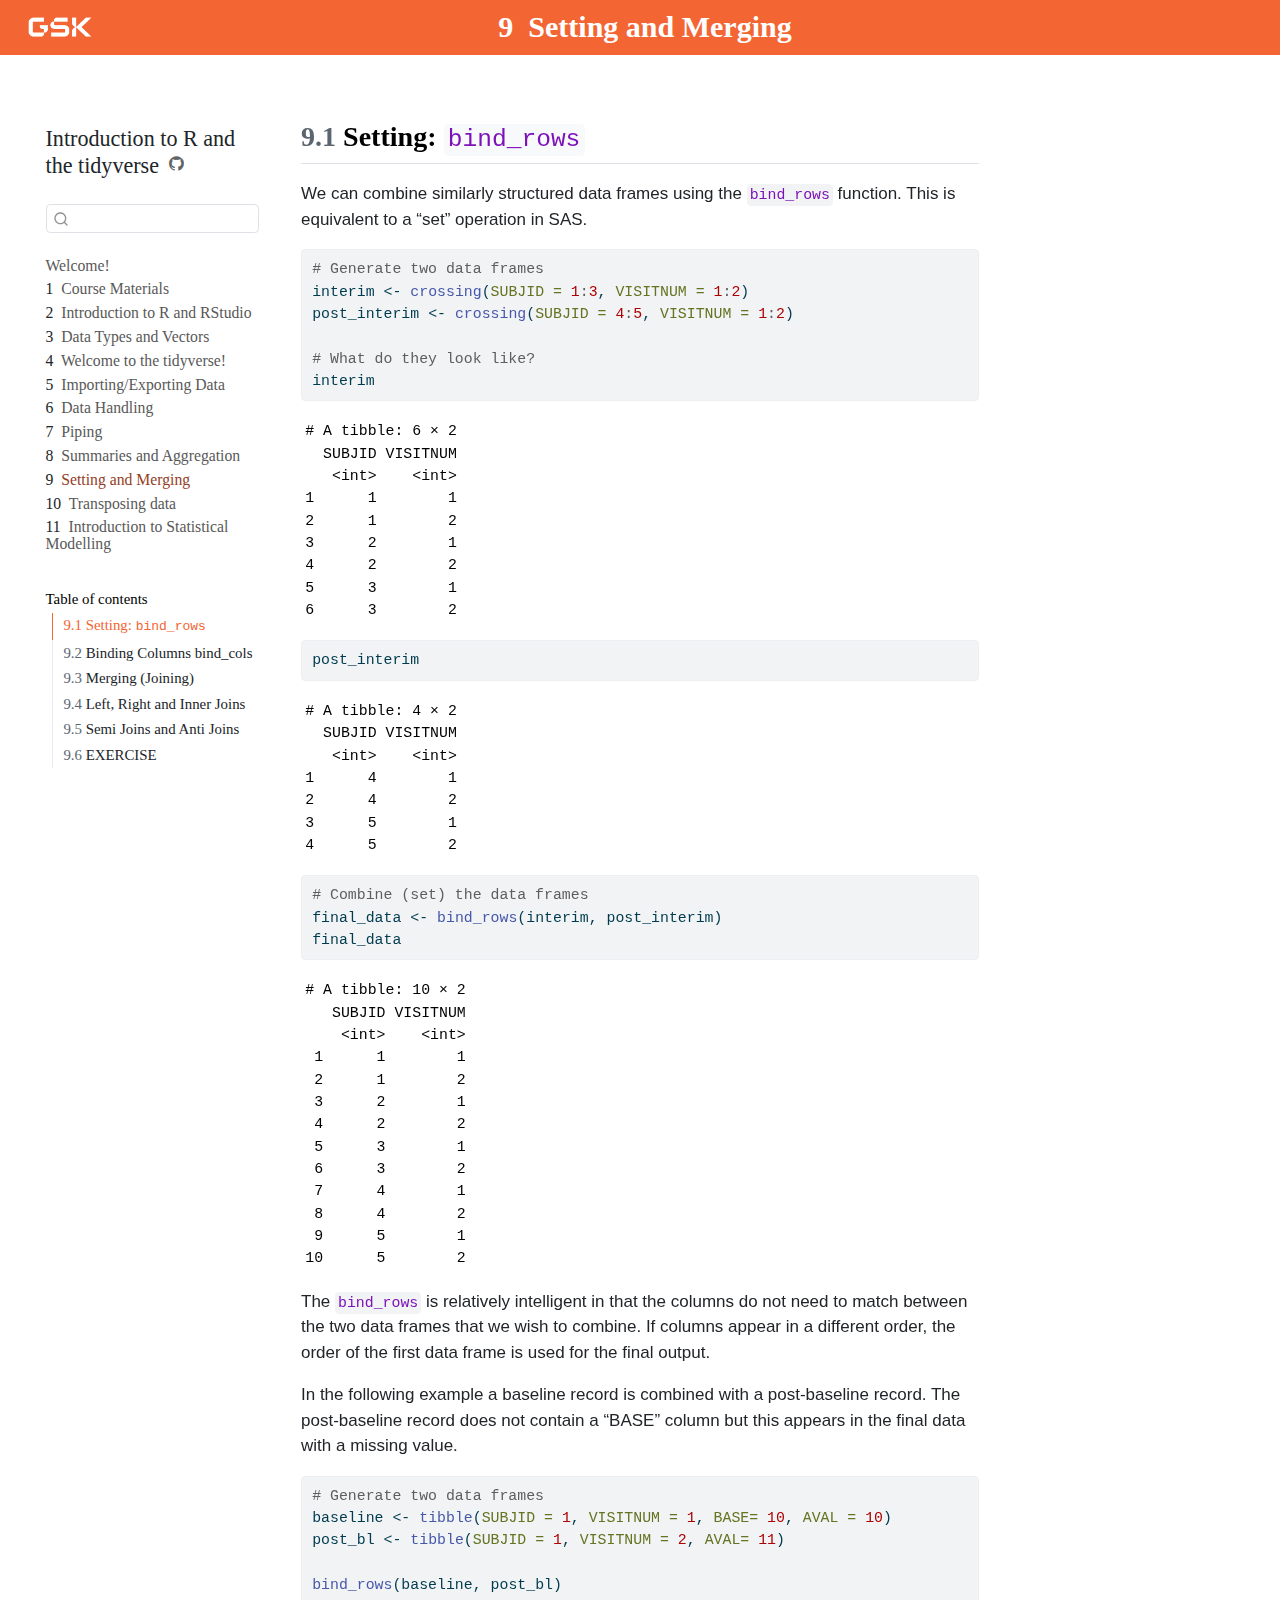
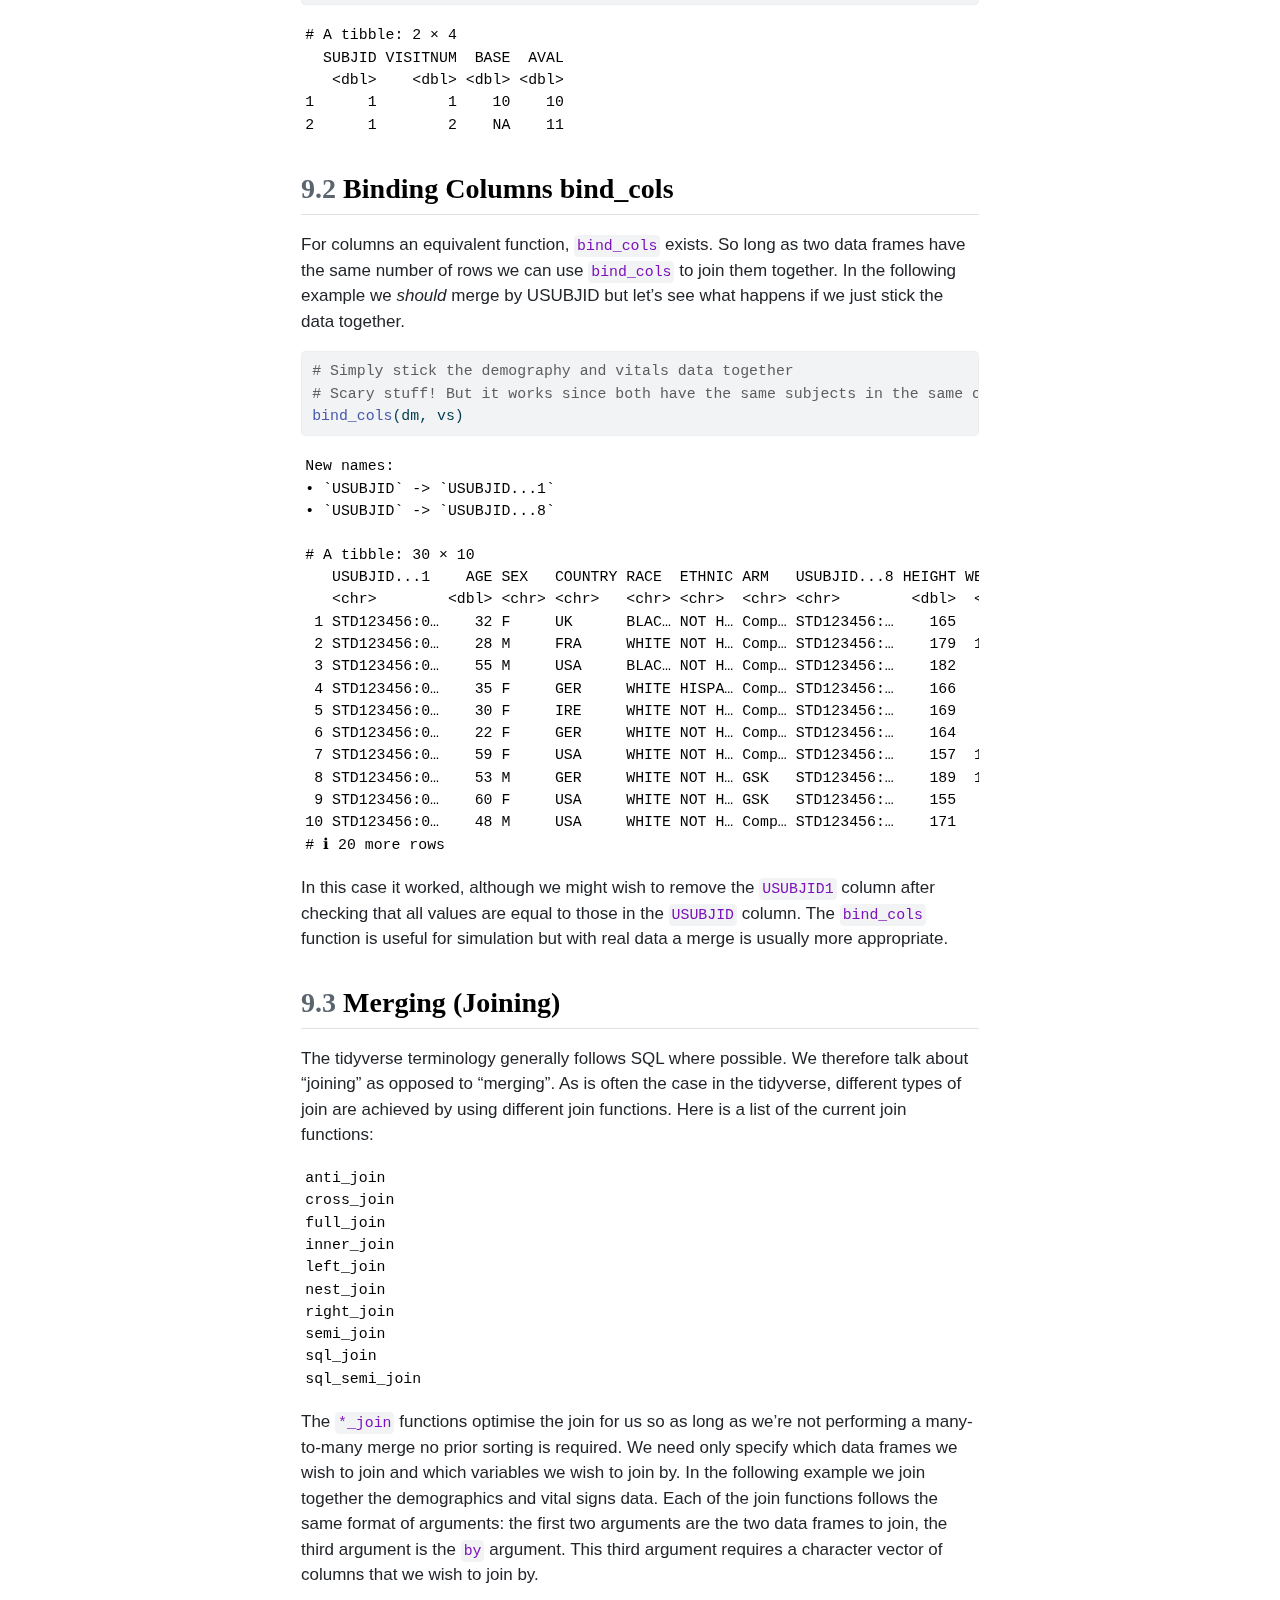
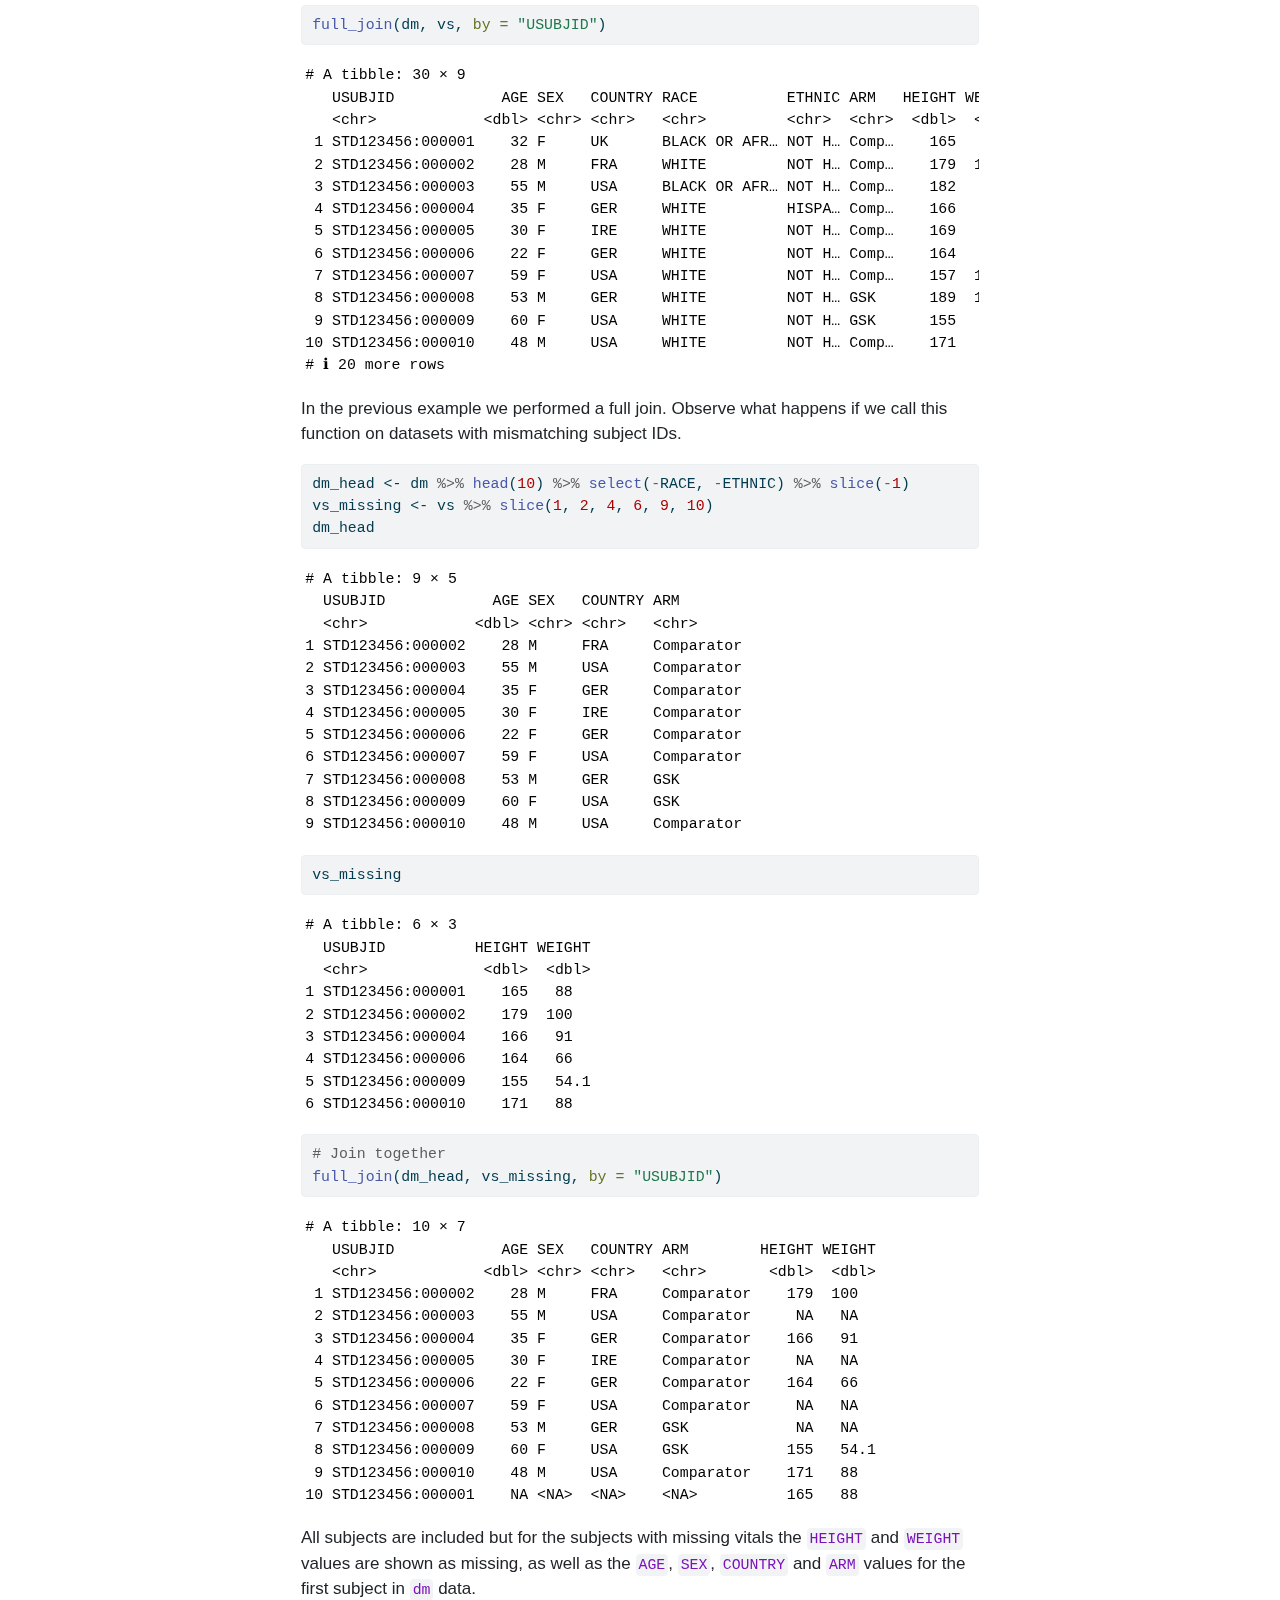
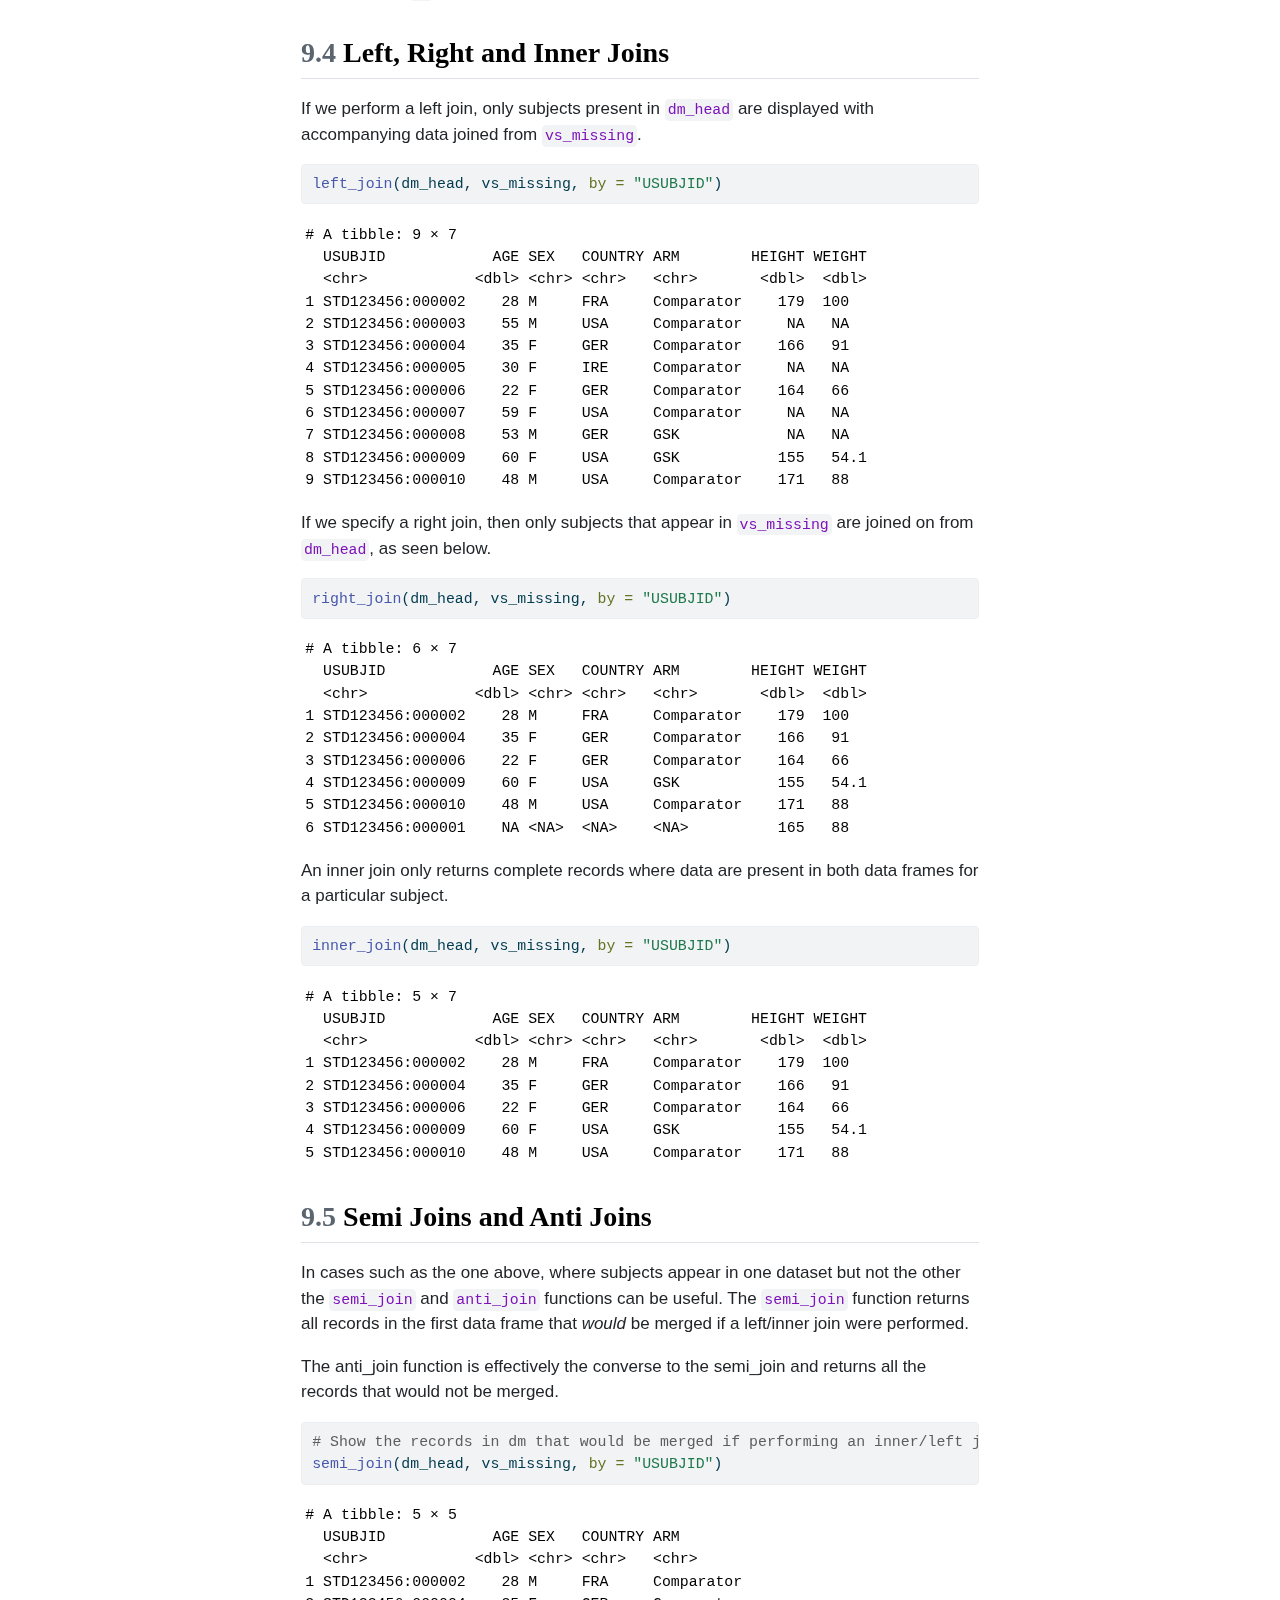
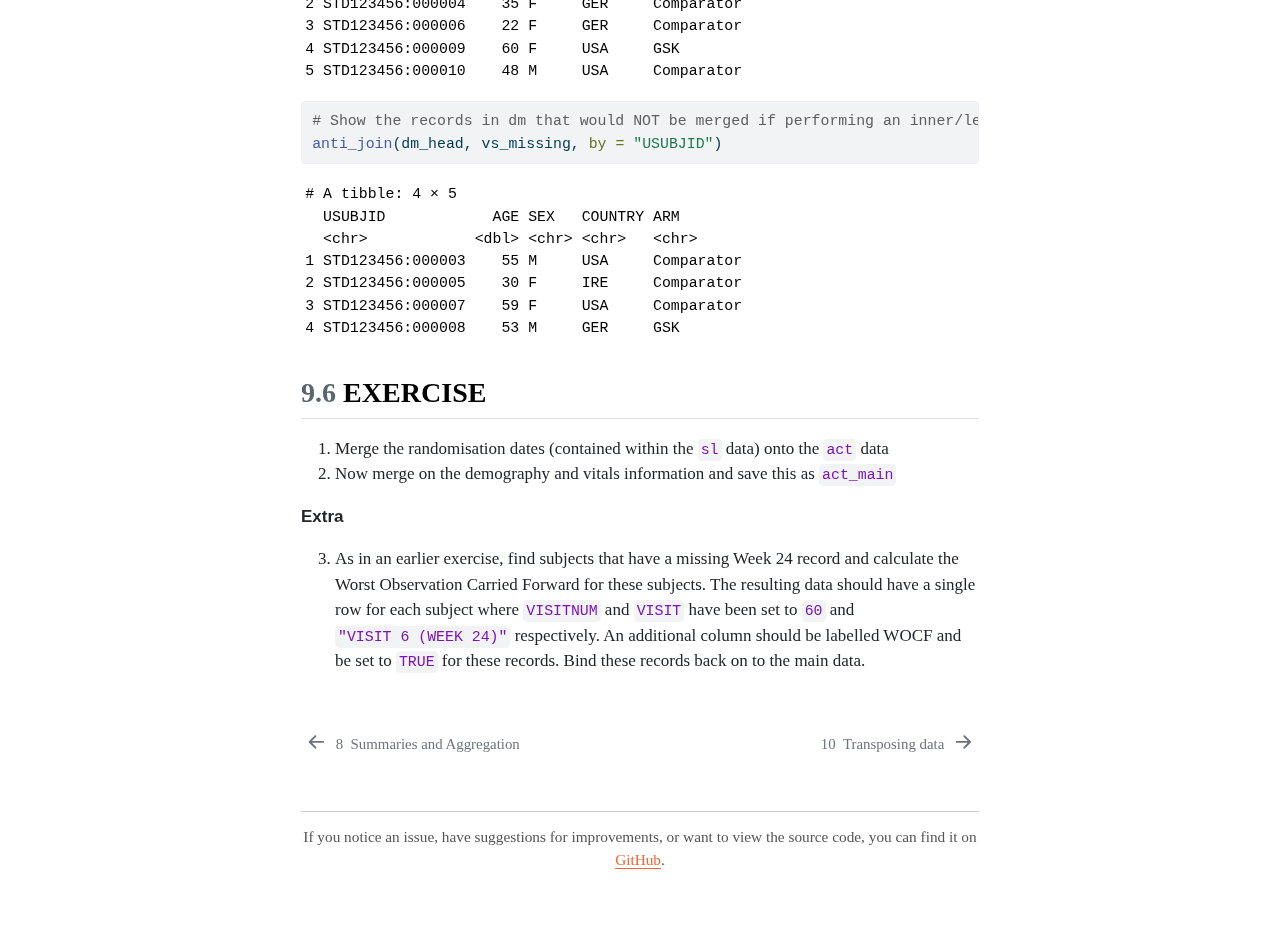
<file: 09_setting_merging.html>
<!DOCTYPE html>
<html xmlns="http://www.w3.org/1999/xhtml" lang="en" xml:lang="en"><head>

<meta charset="utf-8">
<meta name="generator" content="quarto-1.8.26">

<meta name="viewport" content="width=device-width, initial-scale=1.0, user-scalable=yes">


<title>9&nbsp; Setting and Merging – Introduction to R and the tidyverse</title>
<style>
code{white-space: pre-wrap;}
span.smallcaps{font-variant: small-caps;}
div.columns{display: flex; gap: min(4vw, 1.5em);}
div.column{flex: auto; overflow-x: auto;}
div.hanging-indent{margin-left: 1.5em; text-indent: -1.5em;}
ul.task-list{list-style: none;}
ul.task-list li input[type="checkbox"] {
  width: 0.8em;
  margin: 0 0.8em 0.2em -1em; /* quarto-specific, see https://github.com/quarto-dev/quarto-cli/issues/4556 */ 
  vertical-align: middle;
}
/* CSS for syntax highlighting */
html { -webkit-text-size-adjust: 100%; }
pre > code.sourceCode { white-space: pre; position: relative; }
pre > code.sourceCode > span { display: inline-block; line-height: 1.25; }
pre > code.sourceCode > span:empty { height: 1.2em; }
.sourceCode { overflow: visible; }
code.sourceCode > span { color: inherit; text-decoration: inherit; }
div.sourceCode { margin: 1em 0; }
pre.sourceCode { margin: 0; }
@media screen {
div.sourceCode { overflow: auto; }
}
@media print {
pre > code.sourceCode { white-space: pre-wrap; }
pre > code.sourceCode > span { text-indent: -5em; padding-left: 5em; }
}
pre.numberSource code
  { counter-reset: source-line 0; }
pre.numberSource code > span
  { position: relative; left: -4em; counter-increment: source-line; }
pre.numberSource code > span > a:first-child::before
  { content: counter(source-line);
    position: relative; left: -1em; text-align: right; vertical-align: baseline;
    border: none; display: inline-block;
    -webkit-touch-callout: none; -webkit-user-select: none;
    -khtml-user-select: none; -moz-user-select: none;
    -ms-user-select: none; user-select: none;
    padding: 0 4px; width: 4em;
  }
pre.numberSource { margin-left: 3em;  padding-left: 4px; }
div.sourceCode
  {   }
@media screen {
pre > code.sourceCode > span > a:first-child::before { text-decoration: underline; }
}
</style>


<script src="site_libs/quarto-nav/quarto-nav.js"></script>
<script src="site_libs/quarto-nav/headroom.min.js"></script>
<script src="site_libs/clipboard/clipboard.min.js"></script>
<script src="site_libs/quarto-search/autocomplete.umd.js"></script>
<script src="site_libs/quarto-search/fuse.min.js"></script>
<script src="site_libs/quarto-search/quarto-search.js"></script>
<meta name="quarto:offset" content="./">
<link href="./10_transposing.html" rel="next">
<link href="./08_summaries_aggregation.html" rel="prev">
<script src="site_libs/quarto-html/quarto.js" type="module"></script>
<script src="site_libs/quarto-html/tabsets/tabsets.js" type="module"></script>
<script src="site_libs/quarto-html/axe/axe-check.js" type="module"></script>
<script src="site_libs/quarto-html/popper.min.js"></script>
<script src="site_libs/quarto-html/tippy.umd.min.js"></script>
<script src="site_libs/quarto-html/anchor.min.js"></script>
<link href="site_libs/quarto-html/tippy.css" rel="stylesheet">
<link href="site_libs/quarto-html/quarto-syntax-highlighting-587c61ba64f3a5504c4d52d930310e48.css" rel="stylesheet" id="quarto-text-highlighting-styles">
<script src="site_libs/bootstrap/bootstrap.min.js"></script>
<link href="site_libs/bootstrap/bootstrap-icons.css" rel="stylesheet">
<link href="site_libs/bootstrap/bootstrap-32bce8da1c2aa395c96c61ee6d875ccc.min.css" rel="stylesheet" append-hash="true" id="quarto-bootstrap" data-mode="light">
<script id="quarto-search-options" type="application/json">{
  "location": "sidebar",
  "copy-button": false,
  "collapse-after": 3,
  "panel-placement": "start",
  "type": "textbox",
  "limit": 50,
  "keyboard-shortcut": [
    "f",
    "/",
    "s"
  ],
  "show-item-context": false,
  "language": {
    "search-no-results-text": "No results",
    "search-matching-documents-text": "matching documents",
    "search-copy-link-title": "Copy link to search",
    "search-hide-matches-text": "Hide additional matches",
    "search-more-match-text": "more match in this document",
    "search-more-matches-text": "more matches in this document",
    "search-clear-button-title": "Clear",
    "search-text-placeholder": "",
    "search-detached-cancel-button-title": "Cancel",
    "search-submit-button-title": "Submit",
    "search-label": "Search"
  }
}</script>
<style>html{ scroll-behavior: smooth; }</style>


</head>

<body class="nav-sidebar floating quarto-light">

<div id="quarto-search-results"></div>
  <header id="quarto-header" class="headroom fixed-top quarto-banner">
  <nav class="quarto-secondary-nav">
    <div class="container-fluid d-flex">
      <button type="button" class="quarto-btn-toggle btn" data-bs-toggle="collapse" role="button" data-bs-target=".quarto-sidebar-collapse-item" aria-controls="quarto-sidebar" aria-expanded="false" aria-label="Toggle sidebar navigation" onclick="if (window.quartoToggleHeadroom) { window.quartoToggleHeadroom(); }">
        <i class="bi bi-layout-text-sidebar-reverse"></i>
      </button>
        <nav class="quarto-page-breadcrumbs" aria-label="breadcrumb"><ol class="breadcrumb"><li class="breadcrumb-item"><a href="./09_setting_merging.html"><span class="chapter-number">9</span>&nbsp; <span class="chapter-title">Setting and Merging</span></a></li></ol></nav>
        <a class="flex-grow-1" role="navigation" data-bs-toggle="collapse" data-bs-target=".quarto-sidebar-collapse-item" aria-controls="quarto-sidebar" aria-expanded="false" aria-label="Toggle sidebar navigation" onclick="if (window.quartoToggleHeadroom) { window.quartoToggleHeadroom(); }">      
        </a>
      <button type="button" class="btn quarto-search-button" aria-label="Search" onclick="window.quartoOpenSearch();">
        <i class="bi bi-search"></i>
      </button>
    </div>
  </nav>
</header>
<!-- content -->
<header id="title-block-header" class="quarto-title-block default toc-left page-columns page-full">
  <div class="quarto-title-banner page-columns page-full">
    <div class="quarto-title column-body">
      <h1 class="title"><span class="chapter-number">9</span>&nbsp; <span class="chapter-title">Setting and Merging</span></h1>
                      </div>
  </div>
    
  
  <div class="quarto-title-meta">

      
    
      
    </div>
    
  
  </header><div id="quarto-content" class="quarto-container page-columns page-rows-contents page-layout-article">
<!-- sidebar -->
  <nav id="quarto-sidebar" class="sidebar collapse collapse-horizontal quarto-sidebar-collapse-item sidebar-navigation floating overflow-auto">
    <div class="pt-lg-2 mt-2 text-left sidebar-header">
    <div class="sidebar-title mb-0 py-0">
      <a href="./">Introduction to R and the tidyverse</a> 
        <div class="sidebar-tools-main">
    <a href="https://github.com/GSK-Biostatistics/intro_to_r_and_the_tidyverse_training" title="Source Code" class="quarto-navigation-tool px-1" aria-label="Source Code"><i class="bi bi-github"></i></a>
</div>
    </div>
      </div>
        <div class="mt-2 flex-shrink-0 align-items-center">
        <div class="sidebar-search">
        <div id="quarto-search" class="" title="Search"></div>
        </div>
        </div>
    <div class="sidebar-menu-container"> 
    <ul class="list-unstyled mt-1">
        <li class="sidebar-item">
  <div class="sidebar-item-container"> 
  <a href="./index.html" class="sidebar-item-text sidebar-link">
 <span class="menu-text">Welcome!</span></a>
  </div>
</li>
        <li class="sidebar-item">
  <div class="sidebar-item-container"> 
  <a href="./01_materials_external.html" class="sidebar-item-text sidebar-link">
 <span class="menu-text"><span class="chapter-number">1</span>&nbsp; <span class="chapter-title">Course Materials</span></span></a>
  </div>
</li>
        <li class="sidebar-item">
  <div class="sidebar-item-container"> 
  <a href="./02_r_rstudio.html" class="sidebar-item-text sidebar-link">
 <span class="menu-text"><span class="chapter-number">2</span>&nbsp; <span class="chapter-title">Introduction to R and RStudio</span></span></a>
  </div>
</li>
        <li class="sidebar-item">
  <div class="sidebar-item-container"> 
  <a href="./03_vectors.html" class="sidebar-item-text sidebar-link">
 <span class="menu-text"><span class="chapter-number">3</span>&nbsp; <span class="chapter-title">Data Types and Vectors</span></span></a>
  </div>
</li>
        <li class="sidebar-item">
  <div class="sidebar-item-container"> 
  <a href="./04_data_frames.html" class="sidebar-item-text sidebar-link">
 <span class="menu-text"><span class="chapter-number">4</span>&nbsp; <span class="chapter-title">Welcome to the tidyverse!</span></span></a>
  </div>
</li>
        <li class="sidebar-item">
  <div class="sidebar-item-container"> 
  <a href="./05_importing_and_exporting_data.html" class="sidebar-item-text sidebar-link">
 <span class="menu-text"><span class="chapter-number">5</span>&nbsp; <span class="chapter-title">Importing/Exporting Data</span></span></a>
  </div>
</li>
        <li class="sidebar-item">
  <div class="sidebar-item-container"> 
  <a href="./06_basic_data_processing.html" class="sidebar-item-text sidebar-link">
 <span class="menu-text"><span class="chapter-number">6</span>&nbsp; <span class="chapter-title">Data Handling</span></span></a>
  </div>
</li>
        <li class="sidebar-item">
  <div class="sidebar-item-container"> 
  <a href="./07_magrittr.html" class="sidebar-item-text sidebar-link">
 <span class="menu-text"><span class="chapter-number">7</span>&nbsp; <span class="chapter-title">Piping</span></span></a>
  </div>
</li>
        <li class="sidebar-item">
  <div class="sidebar-item-container"> 
  <a href="./08_summaries_aggregation.html" class="sidebar-item-text sidebar-link">
 <span class="menu-text"><span class="chapter-number">8</span>&nbsp; <span class="chapter-title">Summaries and Aggregation</span></span></a>
  </div>
</li>
        <li class="sidebar-item">
  <div class="sidebar-item-container"> 
  <a href="./09_setting_merging.html" class="sidebar-item-text sidebar-link active">
 <span class="menu-text"><span class="chapter-number">9</span>&nbsp; <span class="chapter-title">Setting and Merging</span></span></a>
  </div>
</li>
        <li class="sidebar-item">
  <div class="sidebar-item-container"> 
  <a href="./10_transposing.html" class="sidebar-item-text sidebar-link">
 <span class="menu-text"><span class="chapter-number">10</span>&nbsp; <span class="chapter-title">Transposing data</span></span></a>
  </div>
</li>
        <li class="sidebar-item">
  <div class="sidebar-item-container"> 
  <a href="./11_statistical_modelling.html" class="sidebar-item-text sidebar-link">
 <span class="menu-text"><span class="chapter-number">11</span>&nbsp; <span class="chapter-title">Introduction to Statistical Modelling</span></span></a>
  </div>
</li>
    </ul>
    </div>
    <nav id="TOC" role="doc-toc" class="toc-active">
    <h2 id="toc-title">Table of contents</h2>
   
  <ul>
  <li><a href="#setting-bind_rows" id="toc-setting-bind_rows" class="nav-link active" data-scroll-target="#setting-bind_rows"><span class="header-section-number">9.1</span> Setting: <code>bind_rows</code></a></li>
  <li><a href="#binding-columns-bind_cols" id="toc-binding-columns-bind_cols" class="nav-link" data-scroll-target="#binding-columns-bind_cols"><span class="header-section-number">9.2</span> Binding Columns bind_cols</a></li>
  <li><a href="#merging-joining" id="toc-merging-joining" class="nav-link" data-scroll-target="#merging-joining"><span class="header-section-number">9.3</span> Merging (Joining)</a></li>
  <li><a href="#left-right-and-inner-joins" id="toc-left-right-and-inner-joins" class="nav-link" data-scroll-target="#left-right-and-inner-joins"><span class="header-section-number">9.4</span> Left, Right and Inner Joins</a></li>
  <li><a href="#semi-joins-and-anti-joins" id="toc-semi-joins-and-anti-joins" class="nav-link" data-scroll-target="#semi-joins-and-anti-joins"><span class="header-section-number">9.5</span> Semi Joins and Anti Joins</a></li>
  <li><a href="#merge" id="toc-merge" class="nav-link" data-scroll-target="#merge"><span class="header-section-number">9.6</span> EXERCISE</a></li>
  </ul>
<div class="toc-actions"><ul></ul></div></nav>
</nav>
<div id="quarto-sidebar-glass" class="quarto-sidebar-collapse-item" data-bs-toggle="collapse" data-bs-target=".quarto-sidebar-collapse-item"></div>
<!-- margin-sidebar -->
    <div id="quarto-margin-sidebar" class="sidebar margin-sidebar zindex-bottom">
    </div>
<!-- main -->
<main class="content quarto-banner-title-block" id="quarto-document-content">





<section id="setting-bind_rows" class="level2" data-number="9.1">
<h2 data-number="9.1" class="anchored" data-anchor-id="setting-bind_rows"><span class="header-section-number">9.1</span> Setting: <code>bind_rows</code></h2>
<p>We can combine similarly structured data frames using the <code>bind_rows</code> function. This is equivalent to a “set” operation in SAS.</p>
<div class="cell">
<div class="code-copy-outer-scaffold"><div class="sourceCode cell-code" id="cb1"><pre class="sourceCode r code-with-copy"><code class="sourceCode r"><span id="cb1-1"><a href="#cb1-1" aria-hidden="true" tabindex="-1"></a><span class="co"># Generate two data frames</span></span>
<span id="cb1-2"><a href="#cb1-2" aria-hidden="true" tabindex="-1"></a>interim <span class="ot">&lt;-</span> <span class="fu">crossing</span>(<span class="at">SUBJID =</span> <span class="dv">1</span><span class="sc">:</span><span class="dv">3</span>, <span class="at">VISITNUM =</span> <span class="dv">1</span><span class="sc">:</span><span class="dv">2</span>)</span>
<span id="cb1-3"><a href="#cb1-3" aria-hidden="true" tabindex="-1"></a>post_interim <span class="ot">&lt;-</span> <span class="fu">crossing</span>(<span class="at">SUBJID =</span> <span class="dv">4</span><span class="sc">:</span><span class="dv">5</span>, <span class="at">VISITNUM =</span> <span class="dv">1</span><span class="sc">:</span><span class="dv">2</span>)</span>
<span id="cb1-4"><a href="#cb1-4" aria-hidden="true" tabindex="-1"></a></span>
<span id="cb1-5"><a href="#cb1-5" aria-hidden="true" tabindex="-1"></a><span class="co"># What do they look like?</span></span>
<span id="cb1-6"><a href="#cb1-6" aria-hidden="true" tabindex="-1"></a>interim</span></code></pre></div><button title="Copy to Clipboard" class="code-copy-button"><i class="bi"></i></button></div>
<div class="cell-output cell-output-stdout">
<pre><code># A tibble: 6 × 2
  SUBJID VISITNUM
   &lt;int&gt;    &lt;int&gt;
1      1        1
2      1        2
3      2        1
4      2        2
5      3        1
6      3        2</code></pre>
</div>
<div class="code-copy-outer-scaffold"><div class="sourceCode cell-code" id="cb3"><pre class="sourceCode r code-with-copy"><code class="sourceCode r"><span id="cb3-1"><a href="#cb3-1" aria-hidden="true" tabindex="-1"></a>post_interim</span></code></pre></div><button title="Copy to Clipboard" class="code-copy-button"><i class="bi"></i></button></div>
<div class="cell-output cell-output-stdout">
<pre><code># A tibble: 4 × 2
  SUBJID VISITNUM
   &lt;int&gt;    &lt;int&gt;
1      4        1
2      4        2
3      5        1
4      5        2</code></pre>
</div>
<div class="code-copy-outer-scaffold"><div class="sourceCode cell-code" id="cb5"><pre class="sourceCode r code-with-copy"><code class="sourceCode r"><span id="cb5-1"><a href="#cb5-1" aria-hidden="true" tabindex="-1"></a><span class="co"># Combine (set) the data frames</span></span>
<span id="cb5-2"><a href="#cb5-2" aria-hidden="true" tabindex="-1"></a>final_data <span class="ot">&lt;-</span> <span class="fu">bind_rows</span>(interim, post_interim)</span>
<span id="cb5-3"><a href="#cb5-3" aria-hidden="true" tabindex="-1"></a>final_data</span></code></pre></div><button title="Copy to Clipboard" class="code-copy-button"><i class="bi"></i></button></div>
<div class="cell-output cell-output-stdout">
<pre><code># A tibble: 10 × 2
   SUBJID VISITNUM
    &lt;int&gt;    &lt;int&gt;
 1      1        1
 2      1        2
 3      2        1
 4      2        2
 5      3        1
 6      3        2
 7      4        1
 8      4        2
 9      5        1
10      5        2</code></pre>
</div>
</div>
<p>The <code>bind_rows</code> is relatively intelligent in that the columns do not need to match between the two data frames that we wish to combine. If columns appear in a different order, the order of the first data frame is used for the final output.</p>
<p>In the following example a baseline record is combined with a post-baseline record. The post-baseline record does not contain a “BASE” column but this appears in the final data with a missing value.</p>
<div class="cell">
<div class="code-copy-outer-scaffold"><div class="sourceCode cell-code" id="cb7"><pre class="sourceCode r code-with-copy"><code class="sourceCode r"><span id="cb7-1"><a href="#cb7-1" aria-hidden="true" tabindex="-1"></a><span class="co"># Generate two data frames</span></span>
<span id="cb7-2"><a href="#cb7-2" aria-hidden="true" tabindex="-1"></a>baseline <span class="ot">&lt;-</span> <span class="fu">tibble</span>(<span class="at">SUBJID =</span> <span class="dv">1</span>, <span class="at">VISITNUM =</span> <span class="dv">1</span>, <span class="at">BASE=</span> <span class="dv">10</span>, <span class="at">AVAL =</span> <span class="dv">10</span>)</span>
<span id="cb7-3"><a href="#cb7-3" aria-hidden="true" tabindex="-1"></a>post_bl <span class="ot">&lt;-</span> <span class="fu">tibble</span>(<span class="at">SUBJID =</span> <span class="dv">1</span>, <span class="at">VISITNUM =</span> <span class="dv">2</span>, <span class="at">AVAL=</span> <span class="dv">11</span>)</span>
<span id="cb7-4"><a href="#cb7-4" aria-hidden="true" tabindex="-1"></a></span>
<span id="cb7-5"><a href="#cb7-5" aria-hidden="true" tabindex="-1"></a><span class="fu">bind_rows</span>(baseline, post_bl)</span></code></pre></div><button title="Copy to Clipboard" class="code-copy-button"><i class="bi"></i></button></div>
<div class="cell-output cell-output-stdout">
<pre><code># A tibble: 2 × 4
  SUBJID VISITNUM  BASE  AVAL
   &lt;dbl&gt;    &lt;dbl&gt; &lt;dbl&gt; &lt;dbl&gt;
1      1        1    10    10
2      1        2    NA    11</code></pre>
</div>
</div>
</section>
<section id="binding-columns-bind_cols" class="level2" data-number="9.2">
<h2 data-number="9.2" class="anchored" data-anchor-id="binding-columns-bind_cols"><span class="header-section-number">9.2</span> Binding Columns bind_cols</h2>
<p>For columns an equivalent function, <code>bind_cols</code> exists. So long as two data frames have the same number of rows we can use <code>bind_cols</code> to join them together. In the following example we <em>should</em> merge by USUBJID but let’s see what happens if we just stick the data together.</p>
<div class="cell">
<div class="code-copy-outer-scaffold"><div class="sourceCode cell-code" id="cb9"><pre class="sourceCode r code-with-copy"><code class="sourceCode r"><span id="cb9-1"><a href="#cb9-1" aria-hidden="true" tabindex="-1"></a><span class="co"># Simply stick the demography and vitals data together</span></span>
<span id="cb9-2"><a href="#cb9-2" aria-hidden="true" tabindex="-1"></a><span class="co"># Scary stuff! But it works since both have the same subjects in the same order</span></span>
<span id="cb9-3"><a href="#cb9-3" aria-hidden="true" tabindex="-1"></a><span class="fu">bind_cols</span>(dm, vs)</span></code></pre></div><button title="Copy to Clipboard" class="code-copy-button"><i class="bi"></i></button></div>
<div class="cell-output cell-output-stderr">
<pre><code>New names:
• `USUBJID` -&gt; `USUBJID...1`
• `USUBJID` -&gt; `USUBJID...8`</code></pre>
</div>
<div class="cell-output cell-output-stdout">
<pre><code># A tibble: 30 × 10
   USUBJID...1    AGE SEX   COUNTRY RACE  ETHNIC ARM   USUBJID...8 HEIGHT WEIGHT
   &lt;chr&gt;        &lt;dbl&gt; &lt;chr&gt; &lt;chr&gt;   &lt;chr&gt; &lt;chr&gt;  &lt;chr&gt; &lt;chr&gt;        &lt;dbl&gt;  &lt;dbl&gt;
 1 STD123456:0…    32 F     UK      BLAC… NOT H… Comp… STD123456:…    165   88  
 2 STD123456:0…    28 M     FRA     WHITE NOT H… Comp… STD123456:…    179  100  
 3 STD123456:0…    55 M     USA     BLAC… NOT H… Comp… STD123456:…    182   81  
 4 STD123456:0…    35 F     GER     WHITE HISPA… Comp… STD123456:…    166   91  
 5 STD123456:0…    30 F     IRE     WHITE NOT H… Comp… STD123456:…    169   73.6
 6 STD123456:0…    22 F     GER     WHITE NOT H… Comp… STD123456:…    164   66  
 7 STD123456:0…    59 F     USA     WHITE NOT H… Comp… STD123456:…    157  107  
 8 STD123456:0…    53 M     GER     WHITE NOT H… GSK   STD123456:…    189  101  
 9 STD123456:0…    60 F     USA     WHITE NOT H… GSK   STD123456:…    155   54.1
10 STD123456:0…    48 M     USA     WHITE NOT H… Comp… STD123456:…    171   88  
# ℹ 20 more rows</code></pre>
</div>
</div>
<p>In this case it worked, although we might wish to remove the <code>USUBJID1</code> column after checking that all values are equal to those in the <code>USUBJID</code> column. The <code>bind_cols</code> function is useful for simulation but with real data a merge is usually more appropriate.</p>
</section>
<section id="merging-joining" class="level2" data-number="9.3">
<h2 data-number="9.3" class="anchored" data-anchor-id="merging-joining"><span class="header-section-number">9.3</span> Merging (Joining)</h2>
<p>The tidyverse terminology generally follows SQL where possible. We therefore talk about “joining” as opposed to “merging”. As is often the case in the tidyverse, different types of join are achieved by using different join functions. Here is a list of the current join functions:</p>
<div class="cell">
<div class="cell-output cell-output-stdout">
<pre><code>anti_join
cross_join
full_join
inner_join
left_join
nest_join
right_join
semi_join
sql_join
sql_semi_join</code></pre>
</div>
</div>
<p>The <code>*_join</code> functions optimise the join for us so as long as we’re not performing a many-to-many merge no prior sorting is required. We need only specify which data frames we wish to join and which variables we wish to join by. In the following example we join together the demographics and vital signs data. Each of the join functions follows the same format of arguments: the first two arguments are the two data frames to join, the third argument is the <code>by</code> argument. This third argument requires a character vector of columns that we wish to join by.</p>
<div class="cell">
<div class="code-copy-outer-scaffold"><div class="sourceCode cell-code" id="cb13"><pre class="sourceCode r code-with-copy"><code class="sourceCode r"><span id="cb13-1"><a href="#cb13-1" aria-hidden="true" tabindex="-1"></a><span class="fu">full_join</span>(dm, vs, <span class="at">by =</span> <span class="st">"USUBJID"</span>)</span></code></pre></div><button title="Copy to Clipboard" class="code-copy-button"><i class="bi"></i></button></div>
<div class="cell-output cell-output-stdout">
<pre><code># A tibble: 30 × 9
   USUBJID            AGE SEX   COUNTRY RACE          ETHNIC ARM   HEIGHT WEIGHT
   &lt;chr&gt;            &lt;dbl&gt; &lt;chr&gt; &lt;chr&gt;   &lt;chr&gt;         &lt;chr&gt;  &lt;chr&gt;  &lt;dbl&gt;  &lt;dbl&gt;
 1 STD123456:000001    32 F     UK      BLACK OR AFR… NOT H… Comp…    165   88  
 2 STD123456:000002    28 M     FRA     WHITE         NOT H… Comp…    179  100  
 3 STD123456:000003    55 M     USA     BLACK OR AFR… NOT H… Comp…    182   81  
 4 STD123456:000004    35 F     GER     WHITE         HISPA… Comp…    166   91  
 5 STD123456:000005    30 F     IRE     WHITE         NOT H… Comp…    169   73.6
 6 STD123456:000006    22 F     GER     WHITE         NOT H… Comp…    164   66  
 7 STD123456:000007    59 F     USA     WHITE         NOT H… Comp…    157  107  
 8 STD123456:000008    53 M     GER     WHITE         NOT H… GSK      189  101  
 9 STD123456:000009    60 F     USA     WHITE         NOT H… GSK      155   54.1
10 STD123456:000010    48 M     USA     WHITE         NOT H… Comp…    171   88  
# ℹ 20 more rows</code></pre>
</div>
</div>
<p>In the previous example we performed a full join. Observe what happens if we call this function on datasets with mismatching subject IDs.</p>
<div class="cell">
<div class="code-copy-outer-scaffold"><div class="sourceCode cell-code" id="cb15"><pre class="sourceCode r code-with-copy"><code class="sourceCode r"><span id="cb15-1"><a href="#cb15-1" aria-hidden="true" tabindex="-1"></a>dm_head <span class="ot">&lt;-</span> dm <span class="sc">%&gt;%</span> <span class="fu">head</span>(<span class="dv">10</span>) <span class="sc">%&gt;%</span> <span class="fu">select</span>(<span class="sc">-</span>RACE, <span class="sc">-</span>ETHNIC) <span class="sc">%&gt;%</span> <span class="fu">slice</span>(<span class="sc">-</span><span class="dv">1</span>)</span>
<span id="cb15-2"><a href="#cb15-2" aria-hidden="true" tabindex="-1"></a>vs_missing <span class="ot">&lt;-</span> vs <span class="sc">%&gt;%</span> <span class="fu">slice</span>(<span class="dv">1</span>, <span class="dv">2</span>, <span class="dv">4</span>, <span class="dv">6</span>, <span class="dv">9</span>, <span class="dv">10</span>)</span>
<span id="cb15-3"><a href="#cb15-3" aria-hidden="true" tabindex="-1"></a>dm_head</span></code></pre></div><button title="Copy to Clipboard" class="code-copy-button"><i class="bi"></i></button></div>
<div class="cell-output cell-output-stdout">
<pre><code># A tibble: 9 × 5
  USUBJID            AGE SEX   COUNTRY ARM       
  &lt;chr&gt;            &lt;dbl&gt; &lt;chr&gt; &lt;chr&gt;   &lt;chr&gt;     
1 STD123456:000002    28 M     FRA     Comparator
2 STD123456:000003    55 M     USA     Comparator
3 STD123456:000004    35 F     GER     Comparator
4 STD123456:000005    30 F     IRE     Comparator
5 STD123456:000006    22 F     GER     Comparator
6 STD123456:000007    59 F     USA     Comparator
7 STD123456:000008    53 M     GER     GSK       
8 STD123456:000009    60 F     USA     GSK       
9 STD123456:000010    48 M     USA     Comparator</code></pre>
</div>
<div class="code-copy-outer-scaffold"><div class="sourceCode cell-code" id="cb17"><pre class="sourceCode r code-with-copy"><code class="sourceCode r"><span id="cb17-1"><a href="#cb17-1" aria-hidden="true" tabindex="-1"></a>vs_missing</span></code></pre></div><button title="Copy to Clipboard" class="code-copy-button"><i class="bi"></i></button></div>
<div class="cell-output cell-output-stdout">
<pre><code># A tibble: 6 × 3
  USUBJID          HEIGHT WEIGHT
  &lt;chr&gt;             &lt;dbl&gt;  &lt;dbl&gt;
1 STD123456:000001    165   88  
2 STD123456:000002    179  100  
3 STD123456:000004    166   91  
4 STD123456:000006    164   66  
5 STD123456:000009    155   54.1
6 STD123456:000010    171   88  </code></pre>
</div>
<div class="code-copy-outer-scaffold"><div class="sourceCode cell-code" id="cb19"><pre class="sourceCode r code-with-copy"><code class="sourceCode r"><span id="cb19-1"><a href="#cb19-1" aria-hidden="true" tabindex="-1"></a><span class="co"># Join together</span></span>
<span id="cb19-2"><a href="#cb19-2" aria-hidden="true" tabindex="-1"></a><span class="fu">full_join</span>(dm_head, vs_missing, <span class="at">by =</span> <span class="st">"USUBJID"</span>)</span></code></pre></div><button title="Copy to Clipboard" class="code-copy-button"><i class="bi"></i></button></div>
<div class="cell-output cell-output-stdout">
<pre><code># A tibble: 10 × 7
   USUBJID            AGE SEX   COUNTRY ARM        HEIGHT WEIGHT
   &lt;chr&gt;            &lt;dbl&gt; &lt;chr&gt; &lt;chr&gt;   &lt;chr&gt;       &lt;dbl&gt;  &lt;dbl&gt;
 1 STD123456:000002    28 M     FRA     Comparator    179  100  
 2 STD123456:000003    55 M     USA     Comparator     NA   NA  
 3 STD123456:000004    35 F     GER     Comparator    166   91  
 4 STD123456:000005    30 F     IRE     Comparator     NA   NA  
 5 STD123456:000006    22 F     GER     Comparator    164   66  
 6 STD123456:000007    59 F     USA     Comparator     NA   NA  
 7 STD123456:000008    53 M     GER     GSK            NA   NA  
 8 STD123456:000009    60 F     USA     GSK           155   54.1
 9 STD123456:000010    48 M     USA     Comparator    171   88  
10 STD123456:000001    NA &lt;NA&gt;  &lt;NA&gt;    &lt;NA&gt;          165   88  </code></pre>
</div>
</div>
<p>All subjects are included but for the subjects with missing vitals the <code>HEIGHT</code> and <code>WEIGHT</code> values are shown as missing, as well as the <code>AGE</code>, <code>SEX</code>, <code>COUNTRY</code> and <code>ARM</code> values for the first subject in <code>dm</code> data.</p>
</section>
<section id="left-right-and-inner-joins" class="level2" data-number="9.4">
<h2 data-number="9.4" class="anchored" data-anchor-id="left-right-and-inner-joins"><span class="header-section-number">9.4</span> Left, Right and Inner Joins</h2>
<p>If we perform a left join, only subjects present in <code>dm_head</code> are displayed with accompanying data joined from <code>vs_missing</code>.</p>
<div class="cell">
<div class="code-copy-outer-scaffold"><div class="sourceCode cell-code" id="cb21"><pre class="sourceCode r code-with-copy"><code class="sourceCode r"><span id="cb21-1"><a href="#cb21-1" aria-hidden="true" tabindex="-1"></a><span class="fu">left_join</span>(dm_head, vs_missing, <span class="at">by =</span> <span class="st">"USUBJID"</span>)</span></code></pre></div><button title="Copy to Clipboard" class="code-copy-button"><i class="bi"></i></button></div>
<div class="cell-output cell-output-stdout">
<pre><code># A tibble: 9 × 7
  USUBJID            AGE SEX   COUNTRY ARM        HEIGHT WEIGHT
  &lt;chr&gt;            &lt;dbl&gt; &lt;chr&gt; &lt;chr&gt;   &lt;chr&gt;       &lt;dbl&gt;  &lt;dbl&gt;
1 STD123456:000002    28 M     FRA     Comparator    179  100  
2 STD123456:000003    55 M     USA     Comparator     NA   NA  
3 STD123456:000004    35 F     GER     Comparator    166   91  
4 STD123456:000005    30 F     IRE     Comparator     NA   NA  
5 STD123456:000006    22 F     GER     Comparator    164   66  
6 STD123456:000007    59 F     USA     Comparator     NA   NA  
7 STD123456:000008    53 M     GER     GSK            NA   NA  
8 STD123456:000009    60 F     USA     GSK           155   54.1
9 STD123456:000010    48 M     USA     Comparator    171   88  </code></pre>
</div>
</div>
<p>If we specify a right join, then only subjects that appear in <code>vs_missing</code> are joined on from <code>dm_head</code>, as seen below.</p>
<div class="cell">
<div class="code-copy-outer-scaffold"><div class="sourceCode cell-code" id="cb23"><pre class="sourceCode r code-with-copy"><code class="sourceCode r"><span id="cb23-1"><a href="#cb23-1" aria-hidden="true" tabindex="-1"></a><span class="fu">right_join</span>(dm_head, vs_missing, <span class="at">by =</span> <span class="st">"USUBJID"</span>)</span></code></pre></div><button title="Copy to Clipboard" class="code-copy-button"><i class="bi"></i></button></div>
<div class="cell-output cell-output-stdout">
<pre><code># A tibble: 6 × 7
  USUBJID            AGE SEX   COUNTRY ARM        HEIGHT WEIGHT
  &lt;chr&gt;            &lt;dbl&gt; &lt;chr&gt; &lt;chr&gt;   &lt;chr&gt;       &lt;dbl&gt;  &lt;dbl&gt;
1 STD123456:000002    28 M     FRA     Comparator    179  100  
2 STD123456:000004    35 F     GER     Comparator    166   91  
3 STD123456:000006    22 F     GER     Comparator    164   66  
4 STD123456:000009    60 F     USA     GSK           155   54.1
5 STD123456:000010    48 M     USA     Comparator    171   88  
6 STD123456:000001    NA &lt;NA&gt;  &lt;NA&gt;    &lt;NA&gt;          165   88  </code></pre>
</div>
</div>
<p>An inner join only returns complete records where data are present in both data frames for a particular subject.</p>
<div class="cell">
<div class="code-copy-outer-scaffold"><div class="sourceCode cell-code" id="cb25"><pre class="sourceCode r code-with-copy"><code class="sourceCode r"><span id="cb25-1"><a href="#cb25-1" aria-hidden="true" tabindex="-1"></a><span class="fu">inner_join</span>(dm_head, vs_missing, <span class="at">by =</span> <span class="st">"USUBJID"</span>)</span></code></pre></div><button title="Copy to Clipboard" class="code-copy-button"><i class="bi"></i></button></div>
<div class="cell-output cell-output-stdout">
<pre><code># A tibble: 5 × 7
  USUBJID            AGE SEX   COUNTRY ARM        HEIGHT WEIGHT
  &lt;chr&gt;            &lt;dbl&gt; &lt;chr&gt; &lt;chr&gt;   &lt;chr&gt;       &lt;dbl&gt;  &lt;dbl&gt;
1 STD123456:000002    28 M     FRA     Comparator    179  100  
2 STD123456:000004    35 F     GER     Comparator    166   91  
3 STD123456:000006    22 F     GER     Comparator    164   66  
4 STD123456:000009    60 F     USA     GSK           155   54.1
5 STD123456:000010    48 M     USA     Comparator    171   88  </code></pre>
</div>
</div>
</section>
<section id="semi-joins-and-anti-joins" class="level2" data-number="9.5">
<h2 data-number="9.5" class="anchored" data-anchor-id="semi-joins-and-anti-joins"><span class="header-section-number">9.5</span> Semi Joins and Anti Joins</h2>
<p>In cases such as the one above, where subjects appear in one dataset but not the other the <code>semi_join</code> and <code>anti_join</code> functions can be useful. The <code>semi_join</code> function returns all records in the first data frame that <em>would</em> be merged if a left/inner join were performed.</p>
<p>The anti_join function is effectively the converse to the semi_join and returns all the records that would not be merged.</p>
<div class="cell">
<div class="code-copy-outer-scaffold"><div class="sourceCode cell-code" id="cb27"><pre class="sourceCode r code-with-copy"><code class="sourceCode r"><span id="cb27-1"><a href="#cb27-1" aria-hidden="true" tabindex="-1"></a><span class="co"># Show the records in dm that would be merged if performing an inner/left join</span></span>
<span id="cb27-2"><a href="#cb27-2" aria-hidden="true" tabindex="-1"></a><span class="fu">semi_join</span>(dm_head, vs_missing, <span class="at">by =</span> <span class="st">"USUBJID"</span>)</span></code></pre></div><button title="Copy to Clipboard" class="code-copy-button"><i class="bi"></i></button></div>
<div class="cell-output cell-output-stdout">
<pre><code># A tibble: 5 × 5
  USUBJID            AGE SEX   COUNTRY ARM       
  &lt;chr&gt;            &lt;dbl&gt; &lt;chr&gt; &lt;chr&gt;   &lt;chr&gt;     
1 STD123456:000002    28 M     FRA     Comparator
2 STD123456:000004    35 F     GER     Comparator
3 STD123456:000006    22 F     GER     Comparator
4 STD123456:000009    60 F     USA     GSK       
5 STD123456:000010    48 M     USA     Comparator</code></pre>
</div>
<div class="code-copy-outer-scaffold"><div class="sourceCode cell-code" id="cb29"><pre class="sourceCode r code-with-copy"><code class="sourceCode r"><span id="cb29-1"><a href="#cb29-1" aria-hidden="true" tabindex="-1"></a><span class="co"># Show the records in dm that would NOT be merged if performing an inner/left join</span></span>
<span id="cb29-2"><a href="#cb29-2" aria-hidden="true" tabindex="-1"></a><span class="fu">anti_join</span>(dm_head, vs_missing, <span class="at">by =</span> <span class="st">"USUBJID"</span>)</span></code></pre></div><button title="Copy to Clipboard" class="code-copy-button"><i class="bi"></i></button></div>
<div class="cell-output cell-output-stdout">
<pre><code># A tibble: 4 × 5
  USUBJID            AGE SEX   COUNTRY ARM       
  &lt;chr&gt;            &lt;dbl&gt; &lt;chr&gt; &lt;chr&gt;   &lt;chr&gt;     
1 STD123456:000003    55 M     USA     Comparator
2 STD123456:000005    30 F     IRE     Comparator
3 STD123456:000007    59 F     USA     Comparator
4 STD123456:000008    53 M     GER     GSK       </code></pre>
</div>
</div>
</section>
<section id="merge" class="level2" data-number="9.6">
<h2 data-number="9.6" class="anchored" data-anchor-id="merge"><span class="header-section-number">9.6</span> EXERCISE</h2>
<ol type="1">
<li>Merge the randomisation dates (contained within the <code>sl</code> data) onto the <code>act</code> data</li>
<li>Now merge on the demography and vitals information and save this as <code>act_main</code></li>
</ol>
<p><strong>Extra</strong></p>
<ol start="3" type="1">
<li>As in an earlier exercise, find subjects that have a missing Week 24 record and calculate the Worst Observation Carried Forward for these subjects. The resulting data should have a single row for each subject where <code>VISITNUM</code> and <code>VISIT</code> have been set to <code>60</code> and <code>"VISIT 6 (WEEK 24)"</code> respectively. An additional column should be labelled WOCF and be set to <code>TRUE</code> for these records. Bind these records back on to the main data.</li>
</ol>


</section>

</main> <!-- /main -->
<div class="global-footnote">
If you notice an issue, have suggestions for improvements, or want to view the source code, you can find it on <a href="https://github.com/GSK-Biostatistics/intro_to_r_and_the_tidyverse_training" target="_blank">GitHub</a>.
</div>
<script id="quarto-html-after-body" type="application/javascript">
  window.document.addEventListener("DOMContentLoaded", function (event) {
    const icon = "";
    const anchorJS = new window.AnchorJS();
    anchorJS.options = {
      placement: 'right',
      icon: icon
    };
    anchorJS.add('.anchored');
    const isCodeAnnotation = (el) => {
      for (const clz of el.classList) {
        if (clz.startsWith('code-annotation-')) {                     
          return true;
        }
      }
      return false;
    }
    const onCopySuccess = function(e) {
      // button target
      const button = e.trigger;
      // don't keep focus
      button.blur();
      // flash "checked"
      button.classList.add('code-copy-button-checked');
      var currentTitle = button.getAttribute("title");
      button.setAttribute("title", "Copied!");
      let tooltip;
      if (window.bootstrap) {
        button.setAttribute("data-bs-toggle", "tooltip");
        button.setAttribute("data-bs-placement", "left");
        button.setAttribute("data-bs-title", "Copied!");
        tooltip = new bootstrap.Tooltip(button, 
          { trigger: "manual", 
            customClass: "code-copy-button-tooltip",
            offset: [0, -8]});
        tooltip.show();    
      }
      setTimeout(function() {
        if (tooltip) {
          tooltip.hide();
          button.removeAttribute("data-bs-title");
          button.removeAttribute("data-bs-toggle");
          button.removeAttribute("data-bs-placement");
        }
        button.setAttribute("title", currentTitle);
        button.classList.remove('code-copy-button-checked');
      }, 1000);
      // clear code selection
      e.clearSelection();
    }
    const getTextToCopy = function(trigger) {
      const outerScaffold = trigger.parentElement.cloneNode(true);
      const codeEl = outerScaffold.querySelector('code');
      for (const childEl of codeEl.children) {
        if (isCodeAnnotation(childEl)) {
          childEl.remove();
        }
      }
      return codeEl.innerText;
    }
    const clipboard = new window.ClipboardJS('.code-copy-button:not([data-in-quarto-modal])', {
      text: getTextToCopy
    });
    clipboard.on('success', onCopySuccess);
    if (window.document.getElementById('quarto-embedded-source-code-modal')) {
      const clipboardModal = new window.ClipboardJS('.code-copy-button[data-in-quarto-modal]', {
        text: getTextToCopy,
        container: window.document.getElementById('quarto-embedded-source-code-modal')
      });
      clipboardModal.on('success', onCopySuccess);
    }
      var localhostRegex = new RegExp(/^(?:http|https):\/\/localhost\:?[0-9]*\//);
      var mailtoRegex = new RegExp(/^mailto:/);
        var filterRegex = new RegExp('/' + window.location.host + '/');
      var isInternal = (href) => {
          return filterRegex.test(href) || localhostRegex.test(href) || mailtoRegex.test(href);
      }
      // Inspect non-navigation links and adorn them if external
     var links = window.document.querySelectorAll('a[href]:not(.nav-link):not(.navbar-brand):not(.toc-action):not(.sidebar-link):not(.sidebar-item-toggle):not(.pagination-link):not(.no-external):not([aria-hidden]):not(.dropdown-item):not(.quarto-navigation-tool):not(.about-link)');
      for (var i=0; i<links.length; i++) {
        const link = links[i];
        if (!isInternal(link.href)) {
          // undo the damage that might have been done by quarto-nav.js in the case of
          // links that we want to consider external
          if (link.dataset.originalHref !== undefined) {
            link.href = link.dataset.originalHref;
          }
        }
      }
    function tippyHover(el, contentFn, onTriggerFn, onUntriggerFn) {
      const config = {
        allowHTML: true,
        maxWidth: 500,
        delay: 100,
        arrow: false,
        appendTo: function(el) {
            return el.parentElement;
        },
        interactive: true,
        interactiveBorder: 10,
        theme: 'quarto',
        placement: 'bottom-start',
      };
      if (contentFn) {
        config.content = contentFn;
      }
      if (onTriggerFn) {
        config.onTrigger = onTriggerFn;
      }
      if (onUntriggerFn) {
        config.onUntrigger = onUntriggerFn;
      }
      window.tippy(el, config); 
    }
    const noterefs = window.document.querySelectorAll('a[role="doc-noteref"]');
    for (var i=0; i<noterefs.length; i++) {
      const ref = noterefs[i];
      tippyHover(ref, function() {
        // use id or data attribute instead here
        let href = ref.getAttribute('data-footnote-href') || ref.getAttribute('href');
        try { href = new URL(href).hash; } catch {}
        const id = href.replace(/^#\/?/, "");
        const note = window.document.getElementById(id);
        if (note) {
          return note.innerHTML;
        } else {
          return "";
        }
      });
    }
    const xrefs = window.document.querySelectorAll('a.quarto-xref');
    const processXRef = (id, note) => {
      // Strip column container classes
      const stripColumnClz = (el) => {
        el.classList.remove("page-full", "page-columns");
        if (el.children) {
          for (const child of el.children) {
            stripColumnClz(child);
          }
        }
      }
      stripColumnClz(note)
      if (id === null || id.startsWith('sec-')) {
        // Special case sections, only their first couple elements
        const container = document.createElement("div");
        if (note.children && note.children.length > 2) {
          container.appendChild(note.children[0].cloneNode(true));
          for (let i = 1; i < note.children.length; i++) {
            const child = note.children[i];
            if (child.tagName === "P" && child.innerText === "") {
              continue;
            } else {
              container.appendChild(child.cloneNode(true));
              break;
            }
          }
          if (window.Quarto?.typesetMath) {
            window.Quarto.typesetMath(container);
          }
          return container.innerHTML
        } else {
          if (window.Quarto?.typesetMath) {
            window.Quarto.typesetMath(note);
          }
          return note.innerHTML;
        }
      } else {
        // Remove any anchor links if they are present
        const anchorLink = note.querySelector('a.anchorjs-link');
        if (anchorLink) {
          anchorLink.remove();
        }
        if (window.Quarto?.typesetMath) {
          window.Quarto.typesetMath(note);
        }
        if (note.classList.contains("callout")) {
          return note.outerHTML;
        } else {
          return note.innerHTML;
        }
      }
    }
    for (var i=0; i<xrefs.length; i++) {
      const xref = xrefs[i];
      tippyHover(xref, undefined, function(instance) {
        instance.disable();
        let url = xref.getAttribute('href');
        let hash = undefined; 
        if (url.startsWith('#')) {
          hash = url;
        } else {
          try { hash = new URL(url).hash; } catch {}
        }
        if (hash) {
          const id = hash.replace(/^#\/?/, "");
          const note = window.document.getElementById(id);
          if (note !== null) {
            try {
              const html = processXRef(id, note.cloneNode(true));
              instance.setContent(html);
            } finally {
              instance.enable();
              instance.show();
            }
          } else {
            // See if we can fetch this
            fetch(url.split('#')[0])
            .then(res => res.text())
            .then(html => {
              const parser = new DOMParser();
              const htmlDoc = parser.parseFromString(html, "text/html");
              const note = htmlDoc.getElementById(id);
              if (note !== null) {
                const html = processXRef(id, note);
                instance.setContent(html);
              } 
            }).finally(() => {
              instance.enable();
              instance.show();
            });
          }
        } else {
          // See if we can fetch a full url (with no hash to target)
          // This is a special case and we should probably do some content thinning / targeting
          fetch(url)
          .then(res => res.text())
          .then(html => {
            const parser = new DOMParser();
            const htmlDoc = parser.parseFromString(html, "text/html");
            const note = htmlDoc.querySelector('main.content');
            if (note !== null) {
              // This should only happen for chapter cross references
              // (since there is no id in the URL)
              // remove the first header
              if (note.children.length > 0 && note.children[0].tagName === "HEADER") {
                note.children[0].remove();
              }
              const html = processXRef(null, note);
              instance.setContent(html);
            } 
          }).finally(() => {
            instance.enable();
            instance.show();
          });
        }
      }, function(instance) {
      });
    }
        let selectedAnnoteEl;
        const selectorForAnnotation = ( cell, annotation) => {
          let cellAttr = 'data-code-cell="' + cell + '"';
          let lineAttr = 'data-code-annotation="' +  annotation + '"';
          const selector = 'span[' + cellAttr + '][' + lineAttr + ']';
          return selector;
        }
        const selectCodeLines = (annoteEl) => {
          const doc = window.document;
          const targetCell = annoteEl.getAttribute("data-target-cell");
          const targetAnnotation = annoteEl.getAttribute("data-target-annotation");
          const annoteSpan = window.document.querySelector(selectorForAnnotation(targetCell, targetAnnotation));
          const lines = annoteSpan.getAttribute("data-code-lines").split(",");
          const lineIds = lines.map((line) => {
            return targetCell + "-" + line;
          })
          let top = null;
          let height = null;
          let parent = null;
          if (lineIds.length > 0) {
              //compute the position of the single el (top and bottom and make a div)
              const el = window.document.getElementById(lineIds[0]);
              top = el.offsetTop;
              height = el.offsetHeight;
              parent = el.parentElement.parentElement;
            if (lineIds.length > 1) {
              const lastEl = window.document.getElementById(lineIds[lineIds.length - 1]);
              const bottom = lastEl.offsetTop + lastEl.offsetHeight;
              height = bottom - top;
            }
            if (top !== null && height !== null && parent !== null) {
              // cook up a div (if necessary) and position it 
              let div = window.document.getElementById("code-annotation-line-highlight");
              if (div === null) {
                div = window.document.createElement("div");
                div.setAttribute("id", "code-annotation-line-highlight");
                div.style.position = 'absolute';
                parent.appendChild(div);
              }
              div.style.top = top - 2 + "px";
              div.style.height = height + 4 + "px";
              div.style.left = 0;
              let gutterDiv = window.document.getElementById("code-annotation-line-highlight-gutter");
              if (gutterDiv === null) {
                gutterDiv = window.document.createElement("div");
                gutterDiv.setAttribute("id", "code-annotation-line-highlight-gutter");
                gutterDiv.style.position = 'absolute';
                const codeCell = window.document.getElementById(targetCell);
                const gutter = codeCell.querySelector('.code-annotation-gutter');
                gutter.appendChild(gutterDiv);
              }
              gutterDiv.style.top = top - 2 + "px";
              gutterDiv.style.height = height + 4 + "px";
            }
            selectedAnnoteEl = annoteEl;
          }
        };
        const unselectCodeLines = () => {
          const elementsIds = ["code-annotation-line-highlight", "code-annotation-line-highlight-gutter"];
          elementsIds.forEach((elId) => {
            const div = window.document.getElementById(elId);
            if (div) {
              div.remove();
            }
          });
          selectedAnnoteEl = undefined;
        };
          // Handle positioning of the toggle
      window.addEventListener(
        "resize",
        throttle(() => {
          elRect = undefined;
          if (selectedAnnoteEl) {
            selectCodeLines(selectedAnnoteEl);
          }
        }, 10)
      );
      function throttle(fn, ms) {
      let throttle = false;
      let timer;
        return (...args) => {
          if(!throttle) { // first call gets through
              fn.apply(this, args);
              throttle = true;
          } else { // all the others get throttled
              if(timer) clearTimeout(timer); // cancel #2
              timer = setTimeout(() => {
                fn.apply(this, args);
                timer = throttle = false;
              }, ms);
          }
        };
      }
        // Attach click handler to the DT
        const annoteDls = window.document.querySelectorAll('dt[data-target-cell]');
        for (const annoteDlNode of annoteDls) {
          annoteDlNode.addEventListener('click', (event) => {
            const clickedEl = event.target;
            if (clickedEl !== selectedAnnoteEl) {
              unselectCodeLines();
              const activeEl = window.document.querySelector('dt[data-target-cell].code-annotation-active');
              if (activeEl) {
                activeEl.classList.remove('code-annotation-active');
              }
              selectCodeLines(clickedEl);
              clickedEl.classList.add('code-annotation-active');
            } else {
              // Unselect the line
              unselectCodeLines();
              clickedEl.classList.remove('code-annotation-active');
            }
          });
        }
    const findCites = (el) => {
      const parentEl = el.parentElement;
      if (parentEl) {
        const cites = parentEl.dataset.cites;
        if (cites) {
          return {
            el,
            cites: cites.split(' ')
          };
        } else {
          return findCites(el.parentElement)
        }
      } else {
        return undefined;
      }
    };
    var bibliorefs = window.document.querySelectorAll('a[role="doc-biblioref"]');
    for (var i=0; i<bibliorefs.length; i++) {
      const ref = bibliorefs[i];
      const citeInfo = findCites(ref);
      if (citeInfo) {
        tippyHover(citeInfo.el, function() {
          var popup = window.document.createElement('div');
          citeInfo.cites.forEach(function(cite) {
            var citeDiv = window.document.createElement('div');
            citeDiv.classList.add('hanging-indent');
            citeDiv.classList.add('csl-entry');
            var biblioDiv = window.document.getElementById('ref-' + cite);
            if (biblioDiv) {
              citeDiv.innerHTML = biblioDiv.innerHTML;
            }
            popup.appendChild(citeDiv);
          });
          return popup.innerHTML;
        });
      }
    }
  });
  </script>
<nav class="page-navigation">
  <div class="nav-page nav-page-previous">
      <a href="./08_summaries_aggregation.html" class="pagination-link" aria-label="Summaries and Aggregation">
        <i class="bi bi-arrow-left-short"></i> <span class="nav-page-text"><span class="chapter-number">8</span>&nbsp; <span class="chapter-title">Summaries and Aggregation</span></span>
      </a>          
  </div>
  <div class="nav-page nav-page-next">
      <a href="./10_transposing.html" class="pagination-link" aria-label="Transposing data">
        <span class="nav-page-text"><span class="chapter-number">10</span>&nbsp; <span class="chapter-title">Transposing data</span></span> <i class="bi bi-arrow-right-short"></i>
      </a>
  </div>
</nav>
</div> <!-- /content -->




<footer class="footer"><div class="nav-footer"><div class="nav-footer-center"><div class="toc-actions d-sm-block d-md-none"><ul></ul></div></div></div></footer><script src="site_libs/quarto-html/zenscroll-min.js"></script>
</body></html>
</file>
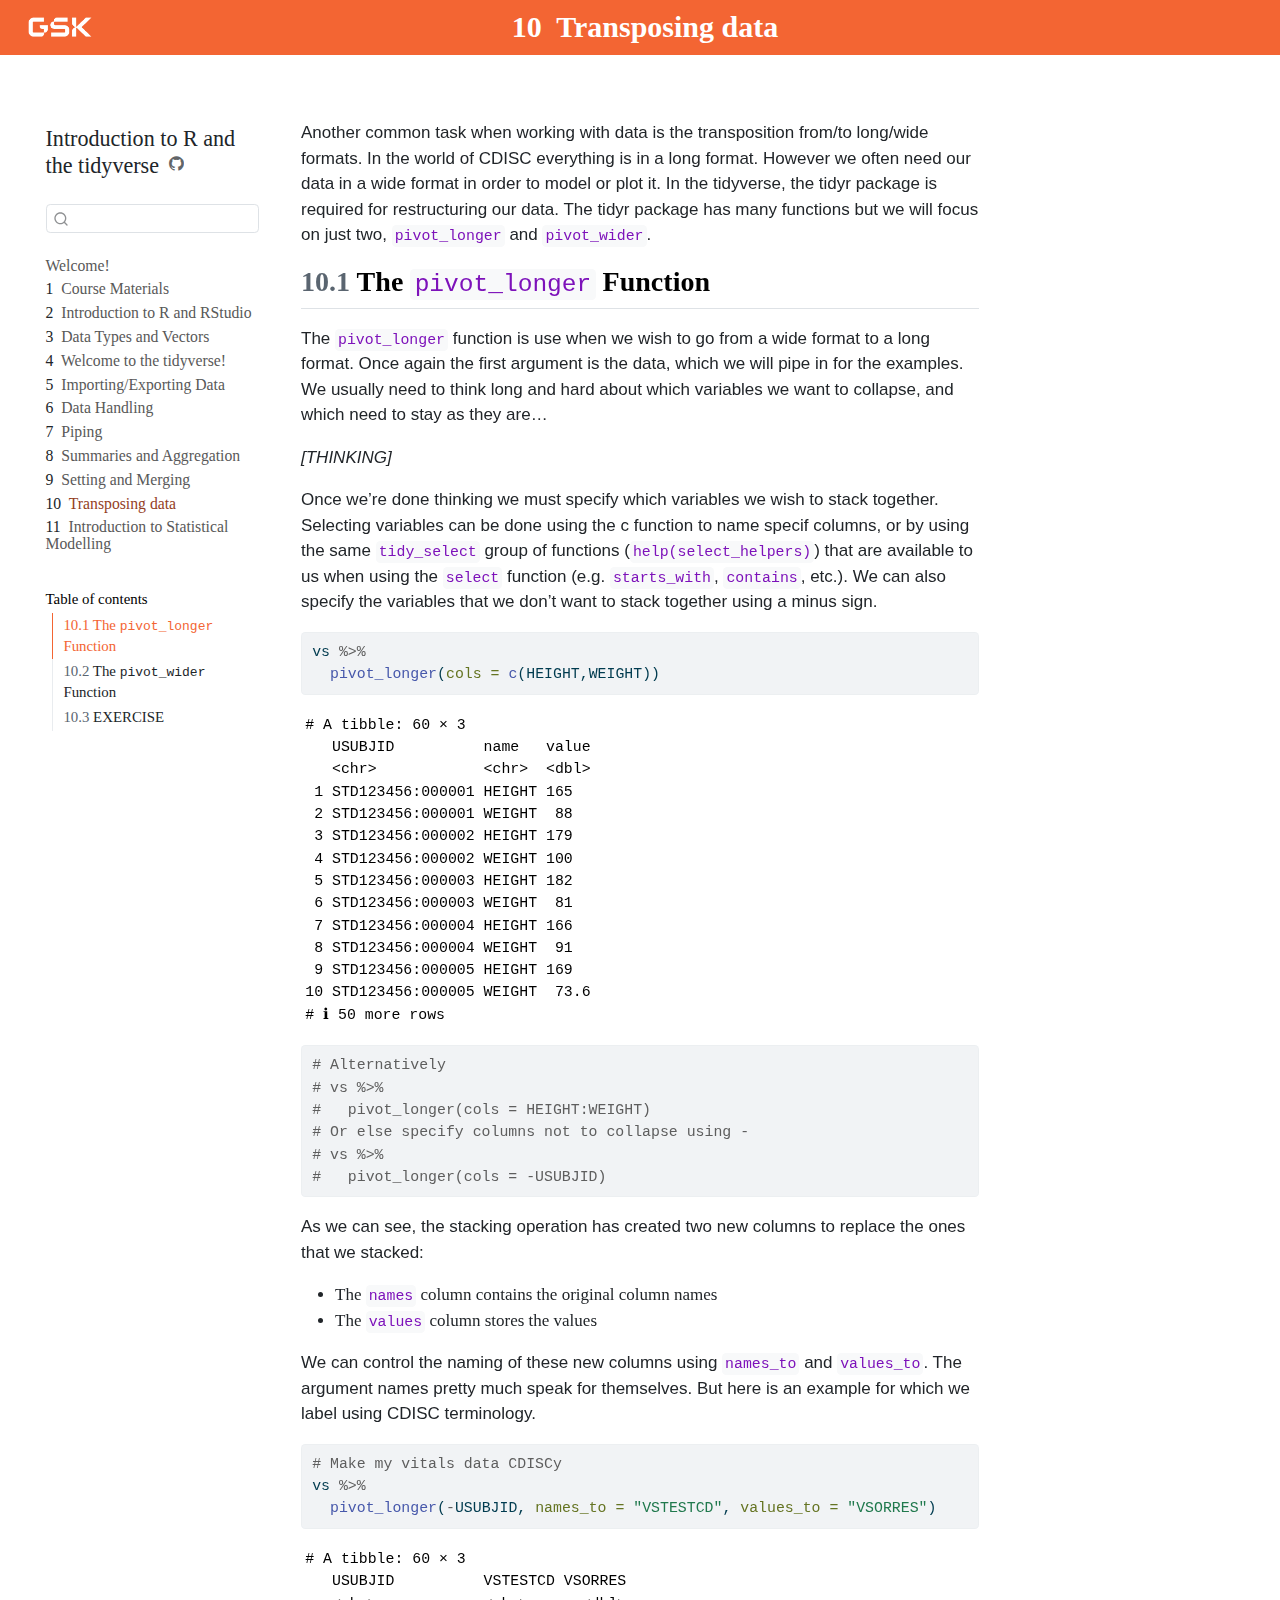
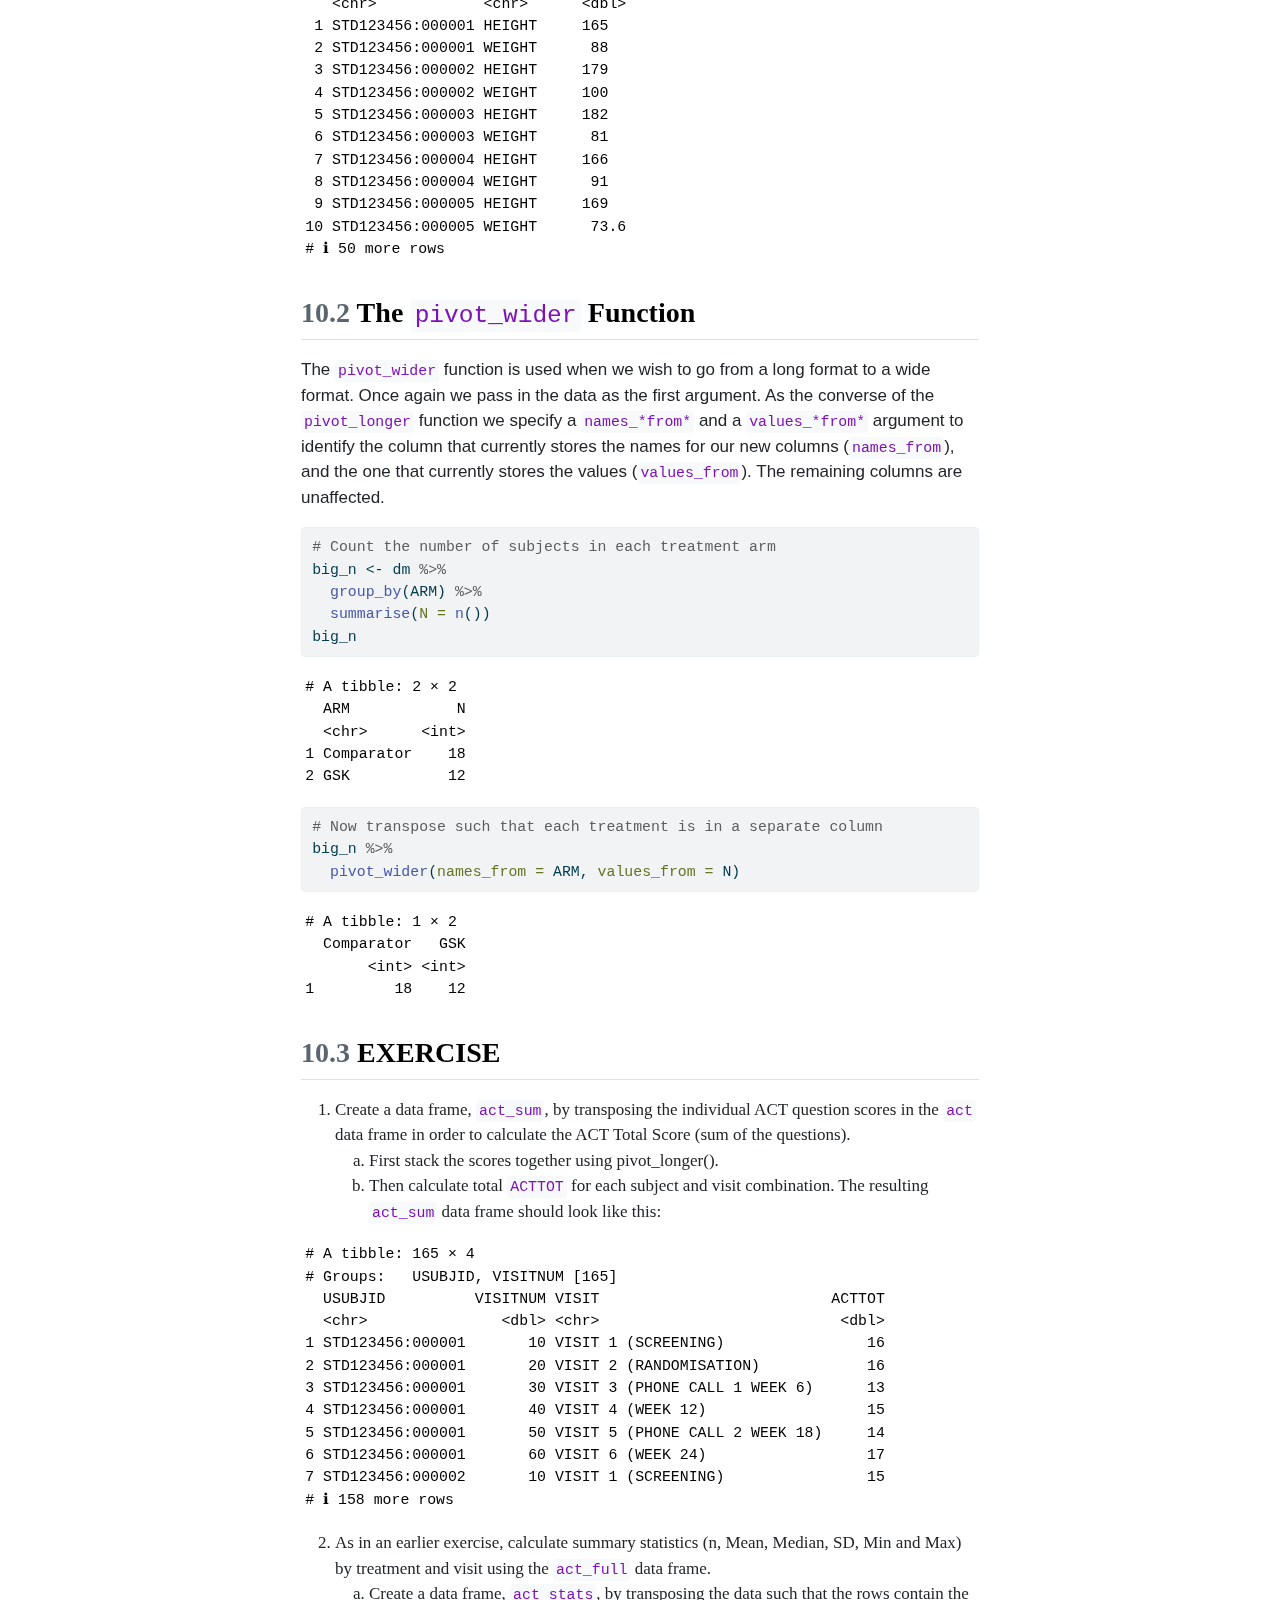
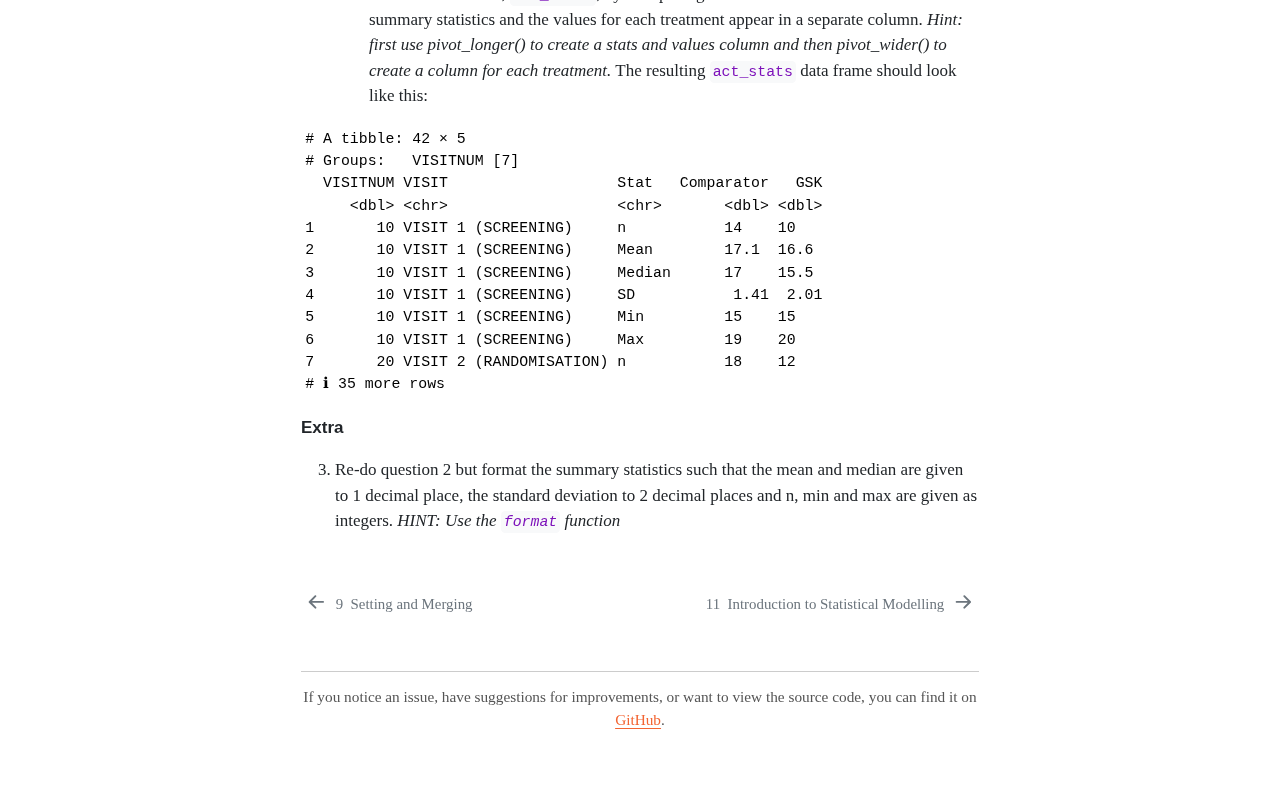
<file: 10_transposing.html>
<!DOCTYPE html>
<html xmlns="http://www.w3.org/1999/xhtml" lang="en" xml:lang="en"><head>

<meta charset="utf-8">
<meta name="generator" content="quarto-1.6.42">

<meta name="viewport" content="width=device-width, initial-scale=1.0, user-scalable=yes">


<title>10&nbsp; Transposing data – Introduction to R and the tidyverse</title>
<style>
code{white-space: pre-wrap;}
span.smallcaps{font-variant: small-caps;}
div.columns{display: flex; gap: min(4vw, 1.5em);}
div.column{flex: auto; overflow-x: auto;}
div.hanging-indent{margin-left: 1.5em; text-indent: -1.5em;}
ul.task-list{list-style: none;}
ul.task-list li input[type="checkbox"] {
  width: 0.8em;
  margin: 0 0.8em 0.2em -1em; /* quarto-specific, see https://github.com/quarto-dev/quarto-cli/issues/4556 */ 
  vertical-align: middle;
}
/* CSS for syntax highlighting */
pre > code.sourceCode { white-space: pre; position: relative; }
pre > code.sourceCode > span { line-height: 1.25; }
pre > code.sourceCode > span:empty { height: 1.2em; }
.sourceCode { overflow: visible; }
code.sourceCode > span { color: inherit; text-decoration: inherit; }
div.sourceCode { margin: 1em 0; }
pre.sourceCode { margin: 0; }
@media screen {
div.sourceCode { overflow: auto; }
}
@media print {
pre > code.sourceCode { white-space: pre-wrap; }
pre > code.sourceCode > span { display: inline-block; text-indent: -5em; padding-left: 5em; }
}
pre.numberSource code
  { counter-reset: source-line 0; }
pre.numberSource code > span
  { position: relative; left: -4em; counter-increment: source-line; }
pre.numberSource code > span > a:first-child::before
  { content: counter(source-line);
    position: relative; left: -1em; text-align: right; vertical-align: baseline;
    border: none; display: inline-block;
    -webkit-touch-callout: none; -webkit-user-select: none;
    -khtml-user-select: none; -moz-user-select: none;
    -ms-user-select: none; user-select: none;
    padding: 0 4px; width: 4em;
  }
pre.numberSource { margin-left: 3em;  padding-left: 4px; }
div.sourceCode
  {   }
@media screen {
pre > code.sourceCode > span > a:first-child::before { text-decoration: underline; }
}
</style>


<script src="site_libs/quarto-nav/quarto-nav.js"></script>
<script src="site_libs/quarto-nav/headroom.min.js"></script>
<script src="site_libs/clipboard/clipboard.min.js"></script>
<script src="site_libs/quarto-search/autocomplete.umd.js"></script>
<script src="site_libs/quarto-search/fuse.min.js"></script>
<script src="site_libs/quarto-search/quarto-search.js"></script>
<meta name="quarto:offset" content="./">
<link href="./11_statistical_modelling.html" rel="next">
<link href="./09_setting_merging.html" rel="prev">
<script src="site_libs/quarto-html/quarto.js"></script>
<script src="site_libs/quarto-html/popper.min.js"></script>
<script src="site_libs/quarto-html/tippy.umd.min.js"></script>
<script src="site_libs/quarto-html/anchor.min.js"></script>
<link href="site_libs/quarto-html/tippy.css" rel="stylesheet">
<link href="site_libs/quarto-html/quarto-syntax-highlighting-2f5df379a58b258e96c21c0638c20c03.css" rel="stylesheet" id="quarto-text-highlighting-styles">
<script src="site_libs/bootstrap/bootstrap.min.js"></script>
<link href="site_libs/bootstrap/bootstrap-icons.css" rel="stylesheet">
<link href="site_libs/bootstrap/bootstrap-6df1da3304e12c820926f47be4e172ea.min.css" rel="stylesheet" append-hash="true" id="quarto-bootstrap" data-mode="light">
<script id="quarto-search-options" type="application/json">{
  "location": "sidebar",
  "copy-button": false,
  "collapse-after": 3,
  "panel-placement": "start",
  "type": "textbox",
  "limit": 50,
  "keyboard-shortcut": [
    "f",
    "/",
    "s"
  ],
  "show-item-context": false,
  "language": {
    "search-no-results-text": "No results",
    "search-matching-documents-text": "matching documents",
    "search-copy-link-title": "Copy link to search",
    "search-hide-matches-text": "Hide additional matches",
    "search-more-match-text": "more match in this document",
    "search-more-matches-text": "more matches in this document",
    "search-clear-button-title": "Clear",
    "search-text-placeholder": "",
    "search-detached-cancel-button-title": "Cancel",
    "search-submit-button-title": "Submit",
    "search-label": "Search"
  }
}</script>
<style>html{ scroll-behavior: smooth; }</style>


</head>

<body class="nav-sidebar floating">

<div id="quarto-search-results"></div>
  <header id="quarto-header" class="headroom fixed-top quarto-banner">
  <nav class="quarto-secondary-nav">
    <div class="container-fluid d-flex">
      <button type="button" class="quarto-btn-toggle btn" data-bs-toggle="collapse" role="button" data-bs-target=".quarto-sidebar-collapse-item" aria-controls="quarto-sidebar" aria-expanded="false" aria-label="Toggle sidebar navigation" onclick="if (window.quartoToggleHeadroom) { window.quartoToggleHeadroom(); }">
        <i class="bi bi-layout-text-sidebar-reverse"></i>
      </button>
        <nav class="quarto-page-breadcrumbs" aria-label="breadcrumb"><ol class="breadcrumb"><li class="breadcrumb-item"><a href="./10_transposing.html"><span class="chapter-number">10</span>&nbsp; <span class="chapter-title">Transposing data</span></a></li></ol></nav>
        <a class="flex-grow-1" role="navigation" data-bs-toggle="collapse" data-bs-target=".quarto-sidebar-collapse-item" aria-controls="quarto-sidebar" aria-expanded="false" aria-label="Toggle sidebar navigation" onclick="if (window.quartoToggleHeadroom) { window.quartoToggleHeadroom(); }">      
        </a>
      <button type="button" class="btn quarto-search-button" aria-label="Search" onclick="window.quartoOpenSearch();">
        <i class="bi bi-search"></i>
      </button>
    </div>
  </nav>
</header>
<!-- content -->
<header id="title-block-header" class="quarto-title-block default toc-left page-columns page-full">
  <div class="quarto-title-banner page-columns page-full">
    <div class="quarto-title column-body">
      <h1 class="title"><span class="chapter-number">10</span>&nbsp; <span class="chapter-title">Transposing data</span></h1>
                      </div>
  </div>
    
  
  <div class="quarto-title-meta">

      
    
      
    </div>
    
  
  </header><div id="quarto-content" class="quarto-container page-columns page-rows-contents page-layout-article">
<!-- sidebar -->
  <nav id="quarto-sidebar" class="sidebar collapse collapse-horizontal quarto-sidebar-collapse-item sidebar-navigation floating overflow-auto">
    <div class="pt-lg-2 mt-2 text-left sidebar-header">
    <div class="sidebar-title mb-0 py-0">
      <a href="./">Introduction to R and the tidyverse</a> 
        <div class="sidebar-tools-main">
    <a href="https://github.com/GSK-Biostatistics/intro_to_r_and_the_tidyverse_training" title="Source Code" class="quarto-navigation-tool px-1" aria-label="Source Code"><i class="bi bi-github"></i></a>
</div>
    </div>
      </div>
        <div class="mt-2 flex-shrink-0 align-items-center">
        <div class="sidebar-search">
        <div id="quarto-search" class="" title="Search"></div>
        </div>
        </div>
    <div class="sidebar-menu-container"> 
    <ul class="list-unstyled mt-1">
        <li class="sidebar-item">
  <div class="sidebar-item-container"> 
  <a href="./index.html" class="sidebar-item-text sidebar-link">
 <span class="menu-text">Welcome!</span></a>
  </div>
</li>
        <li class="sidebar-item">
  <div class="sidebar-item-container"> 
  <a href="./01_materials_external.html" class="sidebar-item-text sidebar-link">
 <span class="menu-text"><span class="chapter-number">1</span>&nbsp; <span class="chapter-title">Course Materials</span></span></a>
  </div>
</li>
        <li class="sidebar-item">
  <div class="sidebar-item-container"> 
  <a href="./02_r_rstudio.html" class="sidebar-item-text sidebar-link">
 <span class="menu-text"><span class="chapter-number">2</span>&nbsp; <span class="chapter-title">Introduction to R and RStudio</span></span></a>
  </div>
</li>
        <li class="sidebar-item">
  <div class="sidebar-item-container"> 
  <a href="./03_vectors.html" class="sidebar-item-text sidebar-link">
 <span class="menu-text"><span class="chapter-number">3</span>&nbsp; <span class="chapter-title">Data Types and Vectors</span></span></a>
  </div>
</li>
        <li class="sidebar-item">
  <div class="sidebar-item-container"> 
  <a href="./04_data_frames.html" class="sidebar-item-text sidebar-link">
 <span class="menu-text"><span class="chapter-number">4</span>&nbsp; <span class="chapter-title">Welcome to the tidyverse!</span></span></a>
  </div>
</li>
        <li class="sidebar-item">
  <div class="sidebar-item-container"> 
  <a href="./05_importing_and_exporting_data.html" class="sidebar-item-text sidebar-link">
 <span class="menu-text"><span class="chapter-number">5</span>&nbsp; <span class="chapter-title">Importing/Exporting Data</span></span></a>
  </div>
</li>
        <li class="sidebar-item">
  <div class="sidebar-item-container"> 
  <a href="./06_basic_data_processing.html" class="sidebar-item-text sidebar-link">
 <span class="menu-text"><span class="chapter-number">6</span>&nbsp; <span class="chapter-title">Data Handling</span></span></a>
  </div>
</li>
        <li class="sidebar-item">
  <div class="sidebar-item-container"> 
  <a href="./07_magrittr.html" class="sidebar-item-text sidebar-link">
 <span class="menu-text"><span class="chapter-number">7</span>&nbsp; <span class="chapter-title">Piping</span></span></a>
  </div>
</li>
        <li class="sidebar-item">
  <div class="sidebar-item-container"> 
  <a href="./08_summaries_aggregation.html" class="sidebar-item-text sidebar-link">
 <span class="menu-text"><span class="chapter-number">8</span>&nbsp; <span class="chapter-title">Summaries and Aggregation</span></span></a>
  </div>
</li>
        <li class="sidebar-item">
  <div class="sidebar-item-container"> 
  <a href="./09_setting_merging.html" class="sidebar-item-text sidebar-link">
 <span class="menu-text"><span class="chapter-number">9</span>&nbsp; <span class="chapter-title">Setting and Merging</span></span></a>
  </div>
</li>
        <li class="sidebar-item">
  <div class="sidebar-item-container"> 
  <a href="./10_transposing.html" class="sidebar-item-text sidebar-link active">
 <span class="menu-text"><span class="chapter-number">10</span>&nbsp; <span class="chapter-title">Transposing data</span></span></a>
  </div>
</li>
        <li class="sidebar-item">
  <div class="sidebar-item-container"> 
  <a href="./11_statistical_modelling.html" class="sidebar-item-text sidebar-link">
 <span class="menu-text"><span class="chapter-number">11</span>&nbsp; <span class="chapter-title">Introduction to Statistical Modelling</span></span></a>
  </div>
</li>
    </ul>
    </div>
    <nav id="TOC" role="doc-toc" class="toc-active">
    <h2 id="toc-title">Table of contents</h2>
   
  <ul>
  <li><a href="#the-pivot_longer-function" id="toc-the-pivot_longer-function" class="nav-link active" data-scroll-target="#the-pivot_longer-function"><span class="header-section-number">10.1</span> The <code>pivot_longer</code> Function</a></li>
  <li><a href="#the-pivot_wider-function" id="toc-the-pivot_wider-function" class="nav-link" data-scroll-target="#the-pivot_wider-function"><span class="header-section-number">10.2</span> The <code>pivot_wider</code> Function</a></li>
  <li><a href="#transpose" id="toc-transpose" class="nav-link" data-scroll-target="#transpose"><span class="header-section-number">10.3</span> EXERCISE</a></li>
  </ul>
<div class="toc-actions"><ul></ul></div></nav>
</nav>
<div id="quarto-sidebar-glass" class="quarto-sidebar-collapse-item" data-bs-toggle="collapse" data-bs-target=".quarto-sidebar-collapse-item"></div>
<!-- margin-sidebar -->
    <div id="quarto-margin-sidebar" class="sidebar margin-sidebar zindex-bottom">
    </div>
<!-- main -->
<main class="content quarto-banner-title-block" id="quarto-document-content">





<p>Another common task when working with data is the transposition from/to long/wide formats. In the world of CDISC everything is in a long format. However we often need our data in a wide format in order to model or plot it. In the tidyverse, the tidyr package is required for restructuring our data. The tidyr package has many functions but we will focus on just two, <code>pivot_longer</code> and <code>pivot_wider</code>.</p>
<section id="the-pivot_longer-function" class="level2" data-number="10.1">
<h2 data-number="10.1" class="anchored" data-anchor-id="the-pivot_longer-function"><span class="header-section-number">10.1</span> The <code>pivot_longer</code> Function</h2>
<p>The <code>pivot_longer</code> function is use when we wish to go from a wide format to a long format. Once again the first argument is the data, which we will pipe in for the examples. We usually need to think long and hard about which variables we want to collapse, and which need to stay as they are…</p>
<p><em>[THINKING]</em></p>
<p>Once we’re done thinking we must specify which variables we wish to stack together. Selecting variables can be done using the c function to name specif columns, or by using the same <code>tidy_select</code> group of functions (<code>help(select_helpers)</code>) that are available to us when using the <code>select</code> function (e.g.&nbsp;<code>starts_with</code>, <code>contains</code>, etc.). We can also specify the variables that we don’t want to stack together using a minus sign.</p>
<div class="cell">
<div class="sourceCode cell-code" id="cb1"><pre class="sourceCode r code-with-copy"><code class="sourceCode r"><span id="cb1-1"><a href="#cb1-1" aria-hidden="true" tabindex="-1"></a>vs <span class="sc">%&gt;%</span> </span>
<span id="cb1-2"><a href="#cb1-2" aria-hidden="true" tabindex="-1"></a>  <span class="fu">pivot_longer</span>(<span class="at">cols =</span> <span class="fu">c</span>(HEIGHT,WEIGHT))</span></code><button title="Copy to Clipboard" class="code-copy-button"><i class="bi"></i></button></pre></div>
<div class="cell-output cell-output-stdout">
<pre><code># A tibble: 60 × 3
   USUBJID          name   value
   &lt;chr&gt;            &lt;chr&gt;  &lt;dbl&gt;
 1 STD123456:000001 HEIGHT 165  
 2 STD123456:000001 WEIGHT  88  
 3 STD123456:000002 HEIGHT 179  
 4 STD123456:000002 WEIGHT 100  
 5 STD123456:000003 HEIGHT 182  
 6 STD123456:000003 WEIGHT  81  
 7 STD123456:000004 HEIGHT 166  
 8 STD123456:000004 WEIGHT  91  
 9 STD123456:000005 HEIGHT 169  
10 STD123456:000005 WEIGHT  73.6
# ℹ 50 more rows</code></pre>
</div>
<div class="sourceCode cell-code" id="cb3"><pre class="sourceCode r code-with-copy"><code class="sourceCode r"><span id="cb3-1"><a href="#cb3-1" aria-hidden="true" tabindex="-1"></a><span class="co"># Alternatively</span></span>
<span id="cb3-2"><a href="#cb3-2" aria-hidden="true" tabindex="-1"></a><span class="co"># vs %&gt;% </span></span>
<span id="cb3-3"><a href="#cb3-3" aria-hidden="true" tabindex="-1"></a><span class="co">#   pivot_longer(cols = HEIGHT:WEIGHT)</span></span>
<span id="cb3-4"><a href="#cb3-4" aria-hidden="true" tabindex="-1"></a><span class="co"># Or else specify columns not to collapse using -</span></span>
<span id="cb3-5"><a href="#cb3-5" aria-hidden="true" tabindex="-1"></a><span class="co"># vs %&gt;% </span></span>
<span id="cb3-6"><a href="#cb3-6" aria-hidden="true" tabindex="-1"></a><span class="co">#   pivot_longer(cols = -USUBJID)</span></span></code><button title="Copy to Clipboard" class="code-copy-button"><i class="bi"></i></button></pre></div>
</div>
<p>As we can see, the stacking operation has created two new columns to replace the ones that we stacked:</p>
<ul>
<li>The <code>names</code> column contains the original column names</li>
<li>The <code>values</code> column stores the values</li>
</ul>
<p>We can control the naming of these new columns using <code>names_to</code> and <code>values_to</code>. The argument names pretty much speak for themselves. But here is an example for which we label using CDISC terminology.</p>
<div class="cell">
<div class="sourceCode cell-code" id="cb4"><pre class="sourceCode r code-with-copy"><code class="sourceCode r"><span id="cb4-1"><a href="#cb4-1" aria-hidden="true" tabindex="-1"></a><span class="co"># Make my vitals data CDISCy</span></span>
<span id="cb4-2"><a href="#cb4-2" aria-hidden="true" tabindex="-1"></a>vs <span class="sc">%&gt;%</span> </span>
<span id="cb4-3"><a href="#cb4-3" aria-hidden="true" tabindex="-1"></a>  <span class="fu">pivot_longer</span>(<span class="sc">-</span>USUBJID, <span class="at">names_to =</span> <span class="st">"VSTESTCD"</span>, <span class="at">values_to =</span> <span class="st">"VSORRES"</span>)</span></code><button title="Copy to Clipboard" class="code-copy-button"><i class="bi"></i></button></pre></div>
<div class="cell-output cell-output-stdout">
<pre><code># A tibble: 60 × 3
   USUBJID          VSTESTCD VSORRES
   &lt;chr&gt;            &lt;chr&gt;      &lt;dbl&gt;
 1 STD123456:000001 HEIGHT     165  
 2 STD123456:000001 WEIGHT      88  
 3 STD123456:000002 HEIGHT     179  
 4 STD123456:000002 WEIGHT     100  
 5 STD123456:000003 HEIGHT     182  
 6 STD123456:000003 WEIGHT      81  
 7 STD123456:000004 HEIGHT     166  
 8 STD123456:000004 WEIGHT      91  
 9 STD123456:000005 HEIGHT     169  
10 STD123456:000005 WEIGHT      73.6
# ℹ 50 more rows</code></pre>
</div>
</div>
</section>
<section id="the-pivot_wider-function" class="level2" data-number="10.2">
<h2 data-number="10.2" class="anchored" data-anchor-id="the-pivot_wider-function"><span class="header-section-number">10.2</span> The <code>pivot_wider</code> Function</h2>
<p>The <code>pivot_wider</code> function is used when we wish to go from a long format to a wide format. Once again we pass in the data as the first argument. As the converse of the <code>pivot_longer</code> function we specify a <code>names_*from*</code> and a <code>values_*from*</code> argument to identify the column that currently stores the names for our new columns (<code>names_from</code>), and the one that currently stores the values (<code>values_from</code>). The remaining columns are unaffected.</p>
<div class="cell">
<div class="sourceCode cell-code" id="cb6"><pre class="sourceCode r code-with-copy"><code class="sourceCode r"><span id="cb6-1"><a href="#cb6-1" aria-hidden="true" tabindex="-1"></a><span class="co"># Count the number of subjects in each treatment arm</span></span>
<span id="cb6-2"><a href="#cb6-2" aria-hidden="true" tabindex="-1"></a>big_n <span class="ot">&lt;-</span> dm <span class="sc">%&gt;%</span></span>
<span id="cb6-3"><a href="#cb6-3" aria-hidden="true" tabindex="-1"></a>  <span class="fu">group_by</span>(ARM) <span class="sc">%&gt;%</span></span>
<span id="cb6-4"><a href="#cb6-4" aria-hidden="true" tabindex="-1"></a>  <span class="fu">summarise</span>(<span class="at">N =</span> <span class="fu">n</span>())</span>
<span id="cb6-5"><a href="#cb6-5" aria-hidden="true" tabindex="-1"></a>big_n</span></code><button title="Copy to Clipboard" class="code-copy-button"><i class="bi"></i></button></pre></div>
<div class="cell-output cell-output-stdout">
<pre><code># A tibble: 2 × 2
  ARM            N
  &lt;chr&gt;      &lt;int&gt;
1 Comparator    18
2 GSK           12</code></pre>
</div>
<div class="sourceCode cell-code" id="cb8"><pre class="sourceCode r code-with-copy"><code class="sourceCode r"><span id="cb8-1"><a href="#cb8-1" aria-hidden="true" tabindex="-1"></a><span class="co"># Now transpose such that each treatment is in a separate column</span></span>
<span id="cb8-2"><a href="#cb8-2" aria-hidden="true" tabindex="-1"></a>big_n <span class="sc">%&gt;%</span></span>
<span id="cb8-3"><a href="#cb8-3" aria-hidden="true" tabindex="-1"></a>  <span class="fu">pivot_wider</span>(<span class="at">names_from =</span> ARM, <span class="at">values_from =</span> N)</span></code><button title="Copy to Clipboard" class="code-copy-button"><i class="bi"></i></button></pre></div>
<div class="cell-output cell-output-stdout">
<pre><code># A tibble: 1 × 2
  Comparator   GSK
       &lt;int&gt; &lt;int&gt;
1         18    12</code></pre>
</div>
</div>
</section>
<section id="transpose" class="level2" data-number="10.3">
<h2 data-number="10.3" class="anchored" data-anchor-id="transpose"><span class="header-section-number">10.3</span> EXERCISE</h2>
<ol type="1">
<li>Create a data frame, <code>act_sum</code>, by transposing the individual ACT question scores in the <code>act</code> data frame in order to calculate the ACT Total Score (sum of the questions).
<ol type="a">
<li>First stack the scores together using pivot_longer().</li>
<li>Then calculate total <code>ACTTOT</code> for each subject and visit combination. The resulting <code>act_sum</code> data frame should look like this:</li>
</ol></li>
</ol>
<div class="cell">
<div class="cell-output cell-output-stdout">
<pre><code># A tibble: 165 × 4
# Groups:   USUBJID, VISITNUM [165]
  USUBJID          VISITNUM VISIT                          ACTTOT
  &lt;chr&gt;               &lt;dbl&gt; &lt;chr&gt;                           &lt;dbl&gt;
1 STD123456:000001       10 VISIT 1 (SCREENING)                16
2 STD123456:000001       20 VISIT 2 (RANDOMISATION)            16
3 STD123456:000001       30 VISIT 3 (PHONE CALL 1 WEEK 6)      13
4 STD123456:000001       40 VISIT 4 (WEEK 12)                  15
5 STD123456:000001       50 VISIT 5 (PHONE CALL 2 WEEK 18)     14
6 STD123456:000001       60 VISIT 6 (WEEK 24)                  17
7 STD123456:000002       10 VISIT 1 (SCREENING)                15
# ℹ 158 more rows</code></pre>
</div>
</div>
<ol start="2" type="1">
<li>As in an earlier exercise, calculate summary statistics (n, Mean, Median, SD, Min and Max) by treatment and visit using the <code>act_full</code> data frame.
<ol type="a">
<li>Create a data frame, <code>act_stats</code>, by transposing the data such that the rows contain the summary statistics and the values for each treatment appear in a separate column. <em>Hint: first use pivot_longer() to create a stats and values column and then pivot_wider() to create a column for each treatment.</em> The resulting <code>act_stats</code> data frame should look like this:</li>
</ol></li>
</ol>
<div class="cell">
<div class="cell-output cell-output-stdout">
<pre><code># A tibble: 42 × 5
# Groups:   VISITNUM [7]
  VISITNUM VISIT                   Stat   Comparator   GSK
     &lt;dbl&gt; &lt;chr&gt;                   &lt;chr&gt;       &lt;dbl&gt; &lt;dbl&gt;
1       10 VISIT 1 (SCREENING)     n           14    10   
2       10 VISIT 1 (SCREENING)     Mean        17.1  16.6 
3       10 VISIT 1 (SCREENING)     Median      17    15.5 
4       10 VISIT 1 (SCREENING)     SD           1.41  2.01
5       10 VISIT 1 (SCREENING)     Min         15    15   
6       10 VISIT 1 (SCREENING)     Max         19    20   
7       20 VISIT 2 (RANDOMISATION) n           18    12   
# ℹ 35 more rows</code></pre>
</div>
</div>
<p><strong>Extra</strong></p>
<ol start="3" type="1">
<li>Re-do question 2 but format the summary statistics such that the mean and median are given to 1 decimal place, the standard deviation to 2 decimal places and n, min and max are given as integers. <em>HINT: Use the <code>format</code> function</em></li>
</ol>


</section>

</main> <!-- /main -->
<div class="global-footnote">

If you notice an issue, have suggestions for improvements, or want to view the source code, you can find it on <a href="https://github.com/GSK-Biostatistics/intro_to_r_and_the_tidyverse_training" target="_blank">GitHub</a>.

</div>
<script id="quarto-html-after-body" type="application/javascript">
window.document.addEventListener("DOMContentLoaded", function (event) {
  const toggleBodyColorMode = (bsSheetEl) => {
    const mode = bsSheetEl.getAttribute("data-mode");
    const bodyEl = window.document.querySelector("body");
    if (mode === "dark") {
      bodyEl.classList.add("quarto-dark");
      bodyEl.classList.remove("quarto-light");
    } else {
      bodyEl.classList.add("quarto-light");
      bodyEl.classList.remove("quarto-dark");
    }
  }
  const toggleBodyColorPrimary = () => {
    const bsSheetEl = window.document.querySelector("link#quarto-bootstrap");
    if (bsSheetEl) {
      toggleBodyColorMode(bsSheetEl);
    }
  }
  toggleBodyColorPrimary();  
  const icon = "";
  const anchorJS = new window.AnchorJS();
  anchorJS.options = {
    placement: 'right',
    icon: icon
  };
  anchorJS.add('.anchored');
  const isCodeAnnotation = (el) => {
    for (const clz of el.classList) {
      if (clz.startsWith('code-annotation-')) {                     
        return true;
      }
    }
    return false;
  }
  const onCopySuccess = function(e) {
    // button target
    const button = e.trigger;
    // don't keep focus
    button.blur();
    // flash "checked"
    button.classList.add('code-copy-button-checked');
    var currentTitle = button.getAttribute("title");
    button.setAttribute("title", "Copied!");
    let tooltip;
    if (window.bootstrap) {
      button.setAttribute("data-bs-toggle", "tooltip");
      button.setAttribute("data-bs-placement", "left");
      button.setAttribute("data-bs-title", "Copied!");
      tooltip = new bootstrap.Tooltip(button, 
        { trigger: "manual", 
          customClass: "code-copy-button-tooltip",
          offset: [0, -8]});
      tooltip.show();    
    }
    setTimeout(function() {
      if (tooltip) {
        tooltip.hide();
        button.removeAttribute("data-bs-title");
        button.removeAttribute("data-bs-toggle");
        button.removeAttribute("data-bs-placement");
      }
      button.setAttribute("title", currentTitle);
      button.classList.remove('code-copy-button-checked');
    }, 1000);
    // clear code selection
    e.clearSelection();
  }
  const getTextToCopy = function(trigger) {
      const codeEl = trigger.previousElementSibling.cloneNode(true);
      for (const childEl of codeEl.children) {
        if (isCodeAnnotation(childEl)) {
          childEl.remove();
        }
      }
      return codeEl.innerText;
  }
  const clipboard = new window.ClipboardJS('.code-copy-button:not([data-in-quarto-modal])', {
    text: getTextToCopy
  });
  clipboard.on('success', onCopySuccess);
  if (window.document.getElementById('quarto-embedded-source-code-modal')) {
    const clipboardModal = new window.ClipboardJS('.code-copy-button[data-in-quarto-modal]', {
      text: getTextToCopy,
      container: window.document.getElementById('quarto-embedded-source-code-modal')
    });
    clipboardModal.on('success', onCopySuccess);
  }
    var localhostRegex = new RegExp(/^(?:http|https):\/\/localhost\:?[0-9]*\//);
    var mailtoRegex = new RegExp(/^mailto:/);
      var filterRegex = new RegExp('/' + window.location.host + '/');
    var isInternal = (href) => {
        return filterRegex.test(href) || localhostRegex.test(href) || mailtoRegex.test(href);
    }
    // Inspect non-navigation links and adorn them if external
 	var links = window.document.querySelectorAll('a[href]:not(.nav-link):not(.navbar-brand):not(.toc-action):not(.sidebar-link):not(.sidebar-item-toggle):not(.pagination-link):not(.no-external):not([aria-hidden]):not(.dropdown-item):not(.quarto-navigation-tool):not(.about-link)');
    for (var i=0; i<links.length; i++) {
      const link = links[i];
      if (!isInternal(link.href)) {
        // undo the damage that might have been done by quarto-nav.js in the case of
        // links that we want to consider external
        if (link.dataset.originalHref !== undefined) {
          link.href = link.dataset.originalHref;
        }
      }
    }
  function tippyHover(el, contentFn, onTriggerFn, onUntriggerFn) {
    const config = {
      allowHTML: true,
      maxWidth: 500,
      delay: 100,
      arrow: false,
      appendTo: function(el) {
          return el.parentElement;
      },
      interactive: true,
      interactiveBorder: 10,
      theme: 'quarto',
      placement: 'bottom-start',
    };
    if (contentFn) {
      config.content = contentFn;
    }
    if (onTriggerFn) {
      config.onTrigger = onTriggerFn;
    }
    if (onUntriggerFn) {
      config.onUntrigger = onUntriggerFn;
    }
    window.tippy(el, config); 
  }
  const noterefs = window.document.querySelectorAll('a[role="doc-noteref"]');
  for (var i=0; i<noterefs.length; i++) {
    const ref = noterefs[i];
    tippyHover(ref, function() {
      // use id or data attribute instead here
      let href = ref.getAttribute('data-footnote-href') || ref.getAttribute('href');
      try { href = new URL(href).hash; } catch {}
      const id = href.replace(/^#\/?/, "");
      const note = window.document.getElementById(id);
      if (note) {
        return note.innerHTML;
      } else {
        return "";
      }
    });
  }
  const xrefs = window.document.querySelectorAll('a.quarto-xref');
  const processXRef = (id, note) => {
    // Strip column container classes
    const stripColumnClz = (el) => {
      el.classList.remove("page-full", "page-columns");
      if (el.children) {
        for (const child of el.children) {
          stripColumnClz(child);
        }
      }
    }
    stripColumnClz(note)
    if (id === null || id.startsWith('sec-')) {
      // Special case sections, only their first couple elements
      const container = document.createElement("div");
      if (note.children && note.children.length > 2) {
        container.appendChild(note.children[0].cloneNode(true));
        for (let i = 1; i < note.children.length; i++) {
          const child = note.children[i];
          if (child.tagName === "P" && child.innerText === "") {
            continue;
          } else {
            container.appendChild(child.cloneNode(true));
            break;
          }
        }
        if (window.Quarto?.typesetMath) {
          window.Quarto.typesetMath(container);
        }
        return container.innerHTML
      } else {
        if (window.Quarto?.typesetMath) {
          window.Quarto.typesetMath(note);
        }
        return note.innerHTML;
      }
    } else {
      // Remove any anchor links if they are present
      const anchorLink = note.querySelector('a.anchorjs-link');
      if (anchorLink) {
        anchorLink.remove();
      }
      if (window.Quarto?.typesetMath) {
        window.Quarto.typesetMath(note);
      }
      if (note.classList.contains("callout")) {
        return note.outerHTML;
      } else {
        return note.innerHTML;
      }
    }
  }
  for (var i=0; i<xrefs.length; i++) {
    const xref = xrefs[i];
    tippyHover(xref, undefined, function(instance) {
      instance.disable();
      let url = xref.getAttribute('href');
      let hash = undefined; 
      if (url.startsWith('#')) {
        hash = url;
      } else {
        try { hash = new URL(url).hash; } catch {}
      }
      if (hash) {
        const id = hash.replace(/^#\/?/, "");
        const note = window.document.getElementById(id);
        if (note !== null) {
          try {
            const html = processXRef(id, note.cloneNode(true));
            instance.setContent(html);
          } finally {
            instance.enable();
            instance.show();
          }
        } else {
          // See if we can fetch this
          fetch(url.split('#')[0])
          .then(res => res.text())
          .then(html => {
            const parser = new DOMParser();
            const htmlDoc = parser.parseFromString(html, "text/html");
            const note = htmlDoc.getElementById(id);
            if (note !== null) {
              const html = processXRef(id, note);
              instance.setContent(html);
            } 
          }).finally(() => {
            instance.enable();
            instance.show();
          });
        }
      } else {
        // See if we can fetch a full url (with no hash to target)
        // This is a special case and we should probably do some content thinning / targeting
        fetch(url)
        .then(res => res.text())
        .then(html => {
          const parser = new DOMParser();
          const htmlDoc = parser.parseFromString(html, "text/html");
          const note = htmlDoc.querySelector('main.content');
          if (note !== null) {
            // This should only happen for chapter cross references
            // (since there is no id in the URL)
            // remove the first header
            if (note.children.length > 0 && note.children[0].tagName === "HEADER") {
              note.children[0].remove();
            }
            const html = processXRef(null, note);
            instance.setContent(html);
          } 
        }).finally(() => {
          instance.enable();
          instance.show();
        });
      }
    }, function(instance) {
    });
  }
      let selectedAnnoteEl;
      const selectorForAnnotation = ( cell, annotation) => {
        let cellAttr = 'data-code-cell="' + cell + '"';
        let lineAttr = 'data-code-annotation="' +  annotation + '"';
        const selector = 'span[' + cellAttr + '][' + lineAttr + ']';
        return selector;
      }
      const selectCodeLines = (annoteEl) => {
        const doc = window.document;
        const targetCell = annoteEl.getAttribute("data-target-cell");
        const targetAnnotation = annoteEl.getAttribute("data-target-annotation");
        const annoteSpan = window.document.querySelector(selectorForAnnotation(targetCell, targetAnnotation));
        const lines = annoteSpan.getAttribute("data-code-lines").split(",");
        const lineIds = lines.map((line) => {
          return targetCell + "-" + line;
        })
        let top = null;
        let height = null;
        let parent = null;
        if (lineIds.length > 0) {
            //compute the position of the single el (top and bottom and make a div)
            const el = window.document.getElementById(lineIds[0]);
            top = el.offsetTop;
            height = el.offsetHeight;
            parent = el.parentElement.parentElement;
          if (lineIds.length > 1) {
            const lastEl = window.document.getElementById(lineIds[lineIds.length - 1]);
            const bottom = lastEl.offsetTop + lastEl.offsetHeight;
            height = bottom - top;
          }
          if (top !== null && height !== null && parent !== null) {
            // cook up a div (if necessary) and position it 
            let div = window.document.getElementById("code-annotation-line-highlight");
            if (div === null) {
              div = window.document.createElement("div");
              div.setAttribute("id", "code-annotation-line-highlight");
              div.style.position = 'absolute';
              parent.appendChild(div);
            }
            div.style.top = top - 2 + "px";
            div.style.height = height + 4 + "px";
            div.style.left = 0;
            let gutterDiv = window.document.getElementById("code-annotation-line-highlight-gutter");
            if (gutterDiv === null) {
              gutterDiv = window.document.createElement("div");
              gutterDiv.setAttribute("id", "code-annotation-line-highlight-gutter");
              gutterDiv.style.position = 'absolute';
              const codeCell = window.document.getElementById(targetCell);
              const gutter = codeCell.querySelector('.code-annotation-gutter');
              gutter.appendChild(gutterDiv);
            }
            gutterDiv.style.top = top - 2 + "px";
            gutterDiv.style.height = height + 4 + "px";
          }
          selectedAnnoteEl = annoteEl;
        }
      };
      const unselectCodeLines = () => {
        const elementsIds = ["code-annotation-line-highlight", "code-annotation-line-highlight-gutter"];
        elementsIds.forEach((elId) => {
          const div = window.document.getElementById(elId);
          if (div) {
            div.remove();
          }
        });
        selectedAnnoteEl = undefined;
      };
        // Handle positioning of the toggle
    window.addEventListener(
      "resize",
      throttle(() => {
        elRect = undefined;
        if (selectedAnnoteEl) {
          selectCodeLines(selectedAnnoteEl);
        }
      }, 10)
    );
    function throttle(fn, ms) {
    let throttle = false;
    let timer;
      return (...args) => {
        if(!throttle) { // first call gets through
            fn.apply(this, args);
            throttle = true;
        } else { // all the others get throttled
            if(timer) clearTimeout(timer); // cancel #2
            timer = setTimeout(() => {
              fn.apply(this, args);
              timer = throttle = false;
            }, ms);
        }
      };
    }
      // Attach click handler to the DT
      const annoteDls = window.document.querySelectorAll('dt[data-target-cell]');
      for (const annoteDlNode of annoteDls) {
        annoteDlNode.addEventListener('click', (event) => {
          const clickedEl = event.target;
          if (clickedEl !== selectedAnnoteEl) {
            unselectCodeLines();
            const activeEl = window.document.querySelector('dt[data-target-cell].code-annotation-active');
            if (activeEl) {
              activeEl.classList.remove('code-annotation-active');
            }
            selectCodeLines(clickedEl);
            clickedEl.classList.add('code-annotation-active');
          } else {
            // Unselect the line
            unselectCodeLines();
            clickedEl.classList.remove('code-annotation-active');
          }
        });
      }
  const findCites = (el) => {
    const parentEl = el.parentElement;
    if (parentEl) {
      const cites = parentEl.dataset.cites;
      if (cites) {
        return {
          el,
          cites: cites.split(' ')
        };
      } else {
        return findCites(el.parentElement)
      }
    } else {
      return undefined;
    }
  };
  var bibliorefs = window.document.querySelectorAll('a[role="doc-biblioref"]');
  for (var i=0; i<bibliorefs.length; i++) {
    const ref = bibliorefs[i];
    const citeInfo = findCites(ref);
    if (citeInfo) {
      tippyHover(citeInfo.el, function() {
        var popup = window.document.createElement('div');
        citeInfo.cites.forEach(function(cite) {
          var citeDiv = window.document.createElement('div');
          citeDiv.classList.add('hanging-indent');
          citeDiv.classList.add('csl-entry');
          var biblioDiv = window.document.getElementById('ref-' + cite);
          if (biblioDiv) {
            citeDiv.innerHTML = biblioDiv.innerHTML;
          }
          popup.appendChild(citeDiv);
        });
        return popup.innerHTML;
      });
    }
  }
});
</script>
<nav class="page-navigation">
  <div class="nav-page nav-page-previous">
      <a href="./09_setting_merging.html" class="pagination-link" aria-label="Setting and Merging">
        <i class="bi bi-arrow-left-short"></i> <span class="nav-page-text"><span class="chapter-number">9</span>&nbsp; <span class="chapter-title">Setting and Merging</span></span>
      </a>          
  </div>
  <div class="nav-page nav-page-next">
      <a href="./11_statistical_modelling.html" class="pagination-link" aria-label="Introduction to Statistical Modelling">
        <span class="nav-page-text"><span class="chapter-number">11</span>&nbsp; <span class="chapter-title">Introduction to Statistical Modelling</span></span> <i class="bi bi-arrow-right-short"></i>
      </a>
  </div>
</nav>
</div> <!-- /content -->




<footer class="footer"><div class="nav-footer"><div class="nav-footer-center"><div class="toc-actions d-sm-block d-md-none"><ul></ul></div></div></div></footer><script src="site_libs/quarto-html/zenscroll-min.js"></script>
</body></html>
</file>
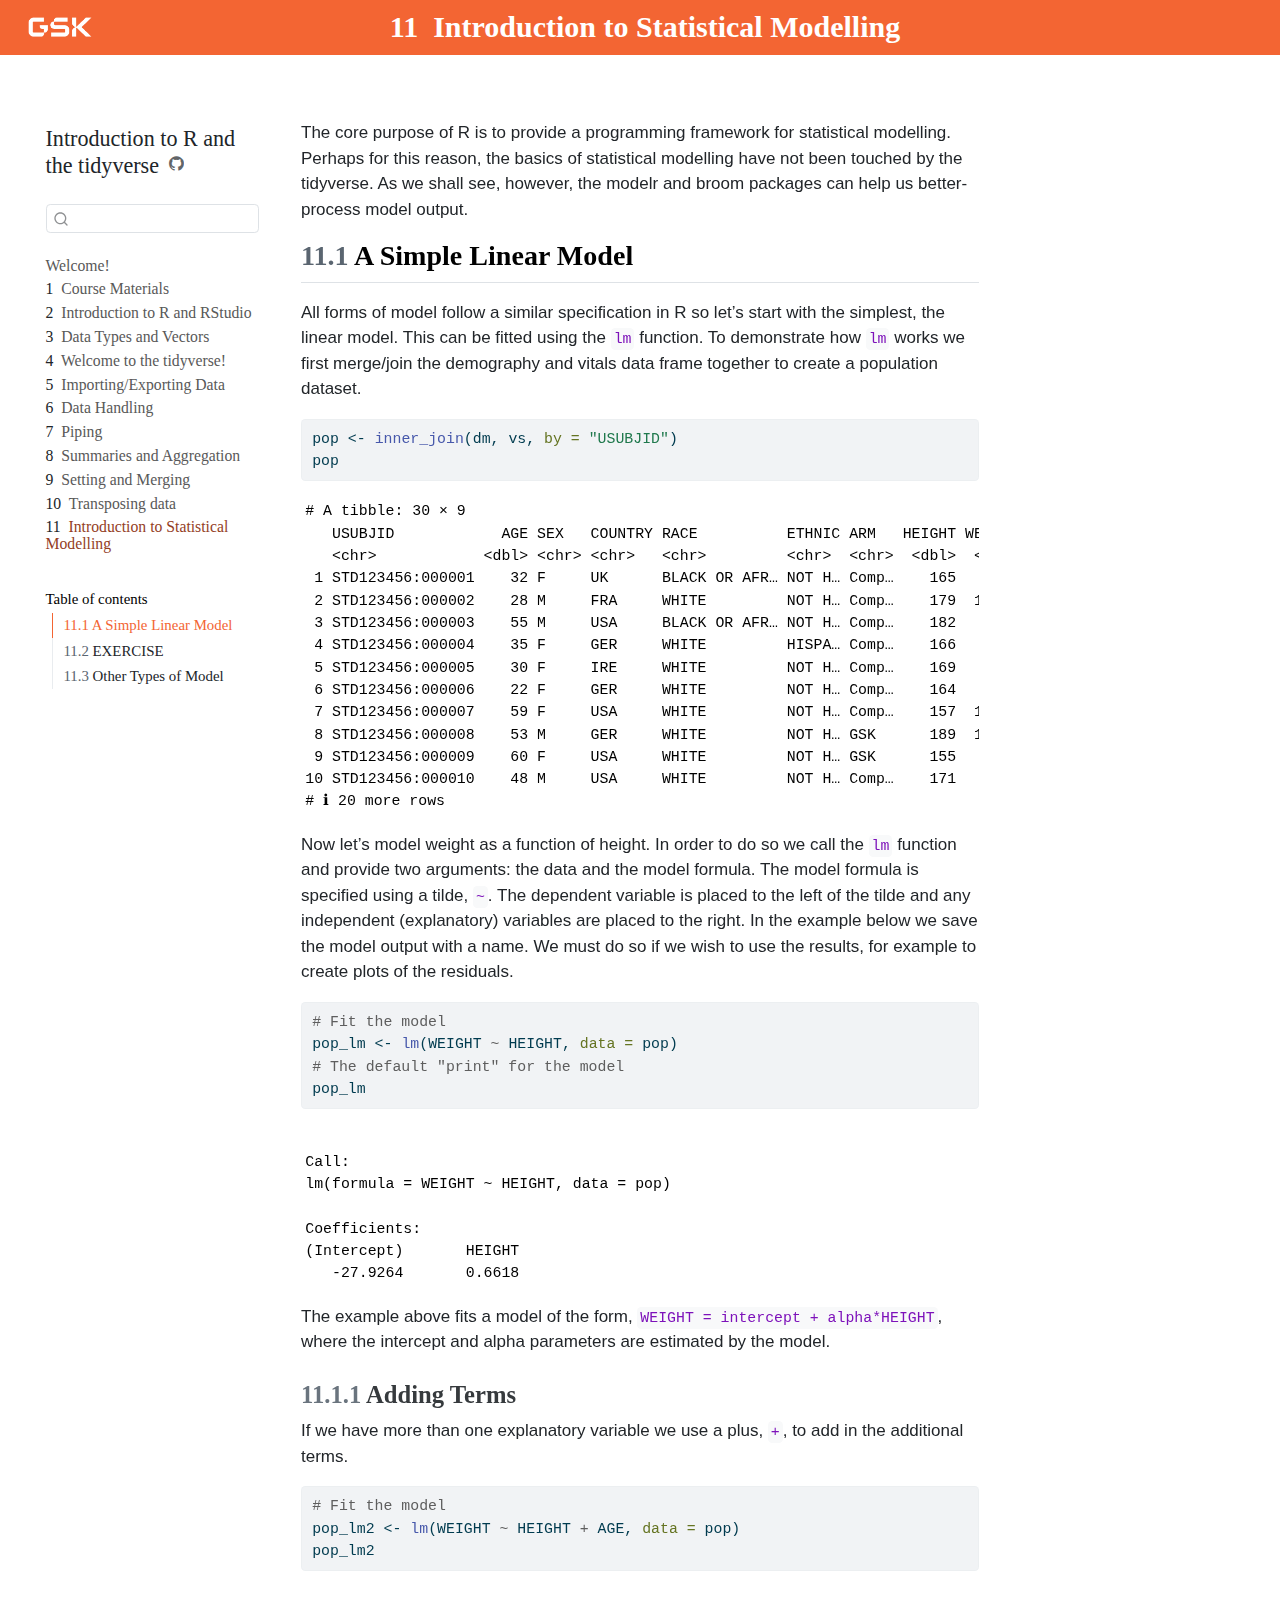
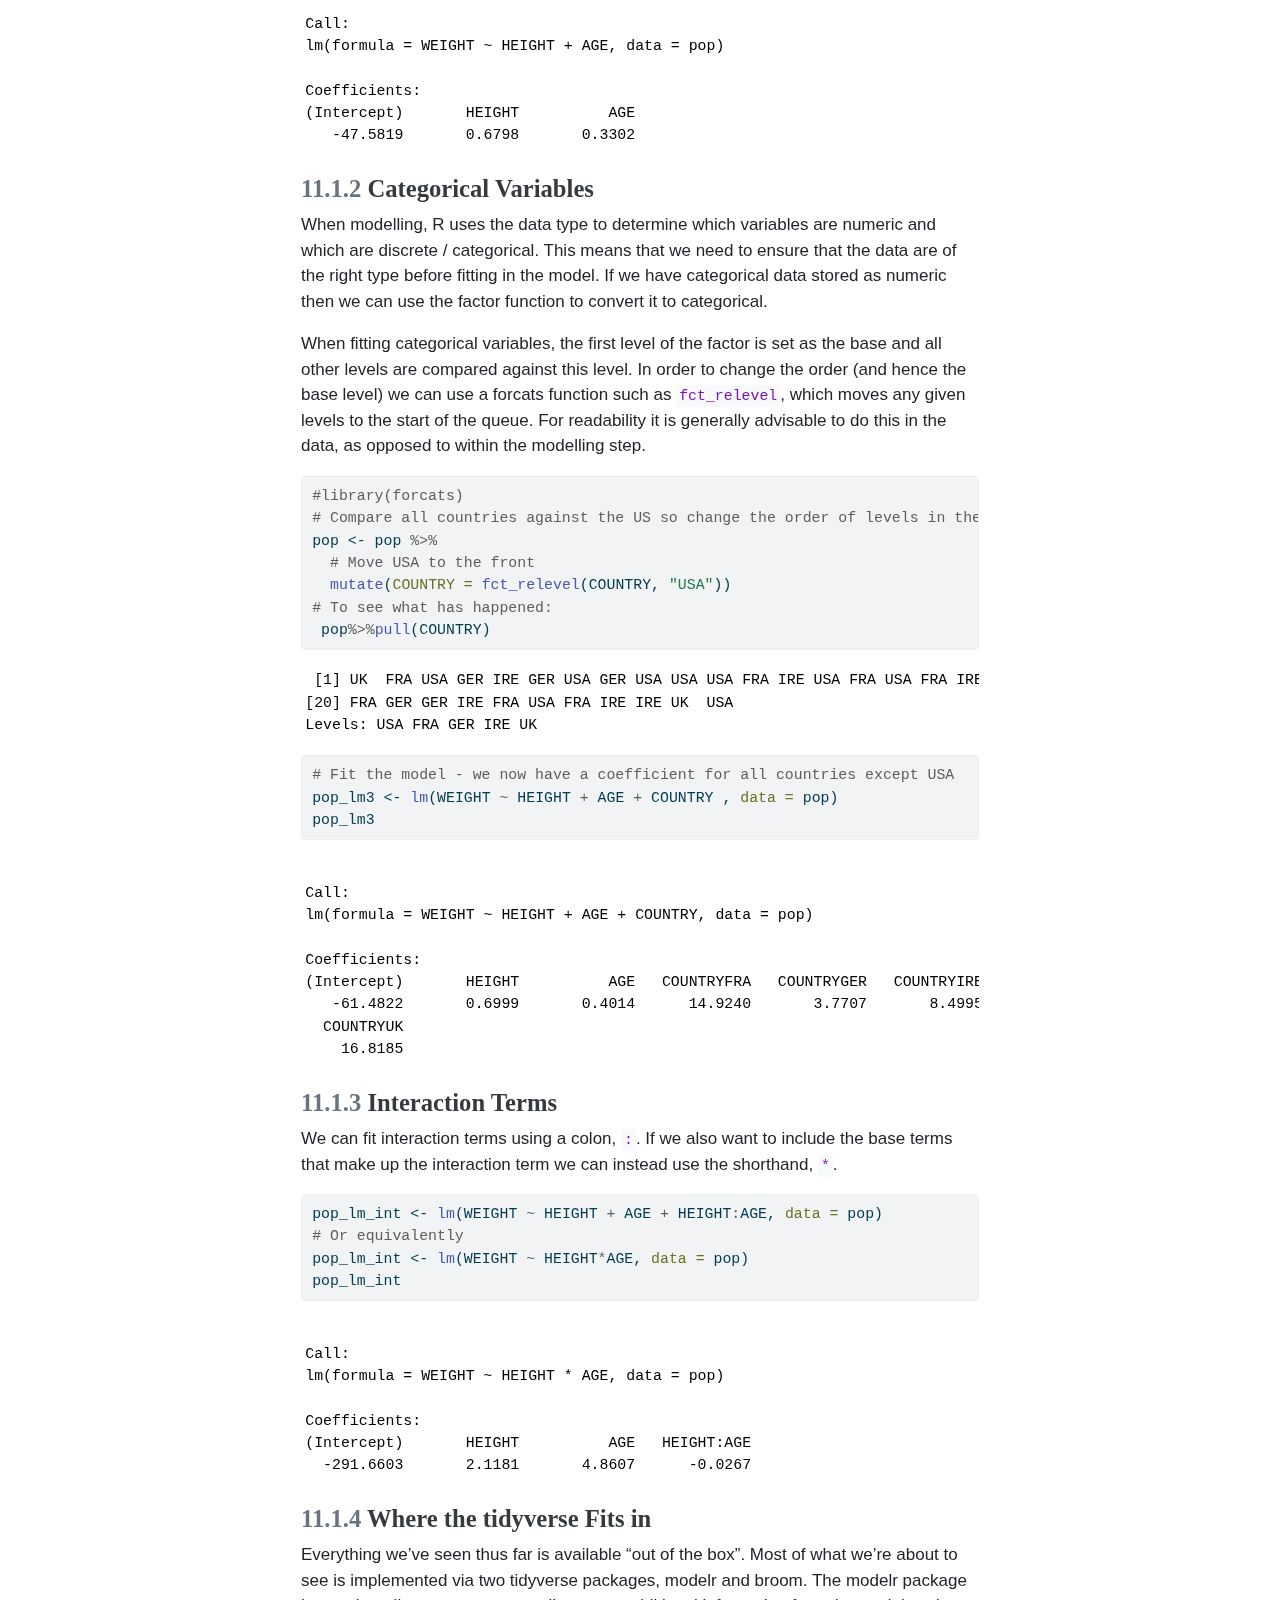
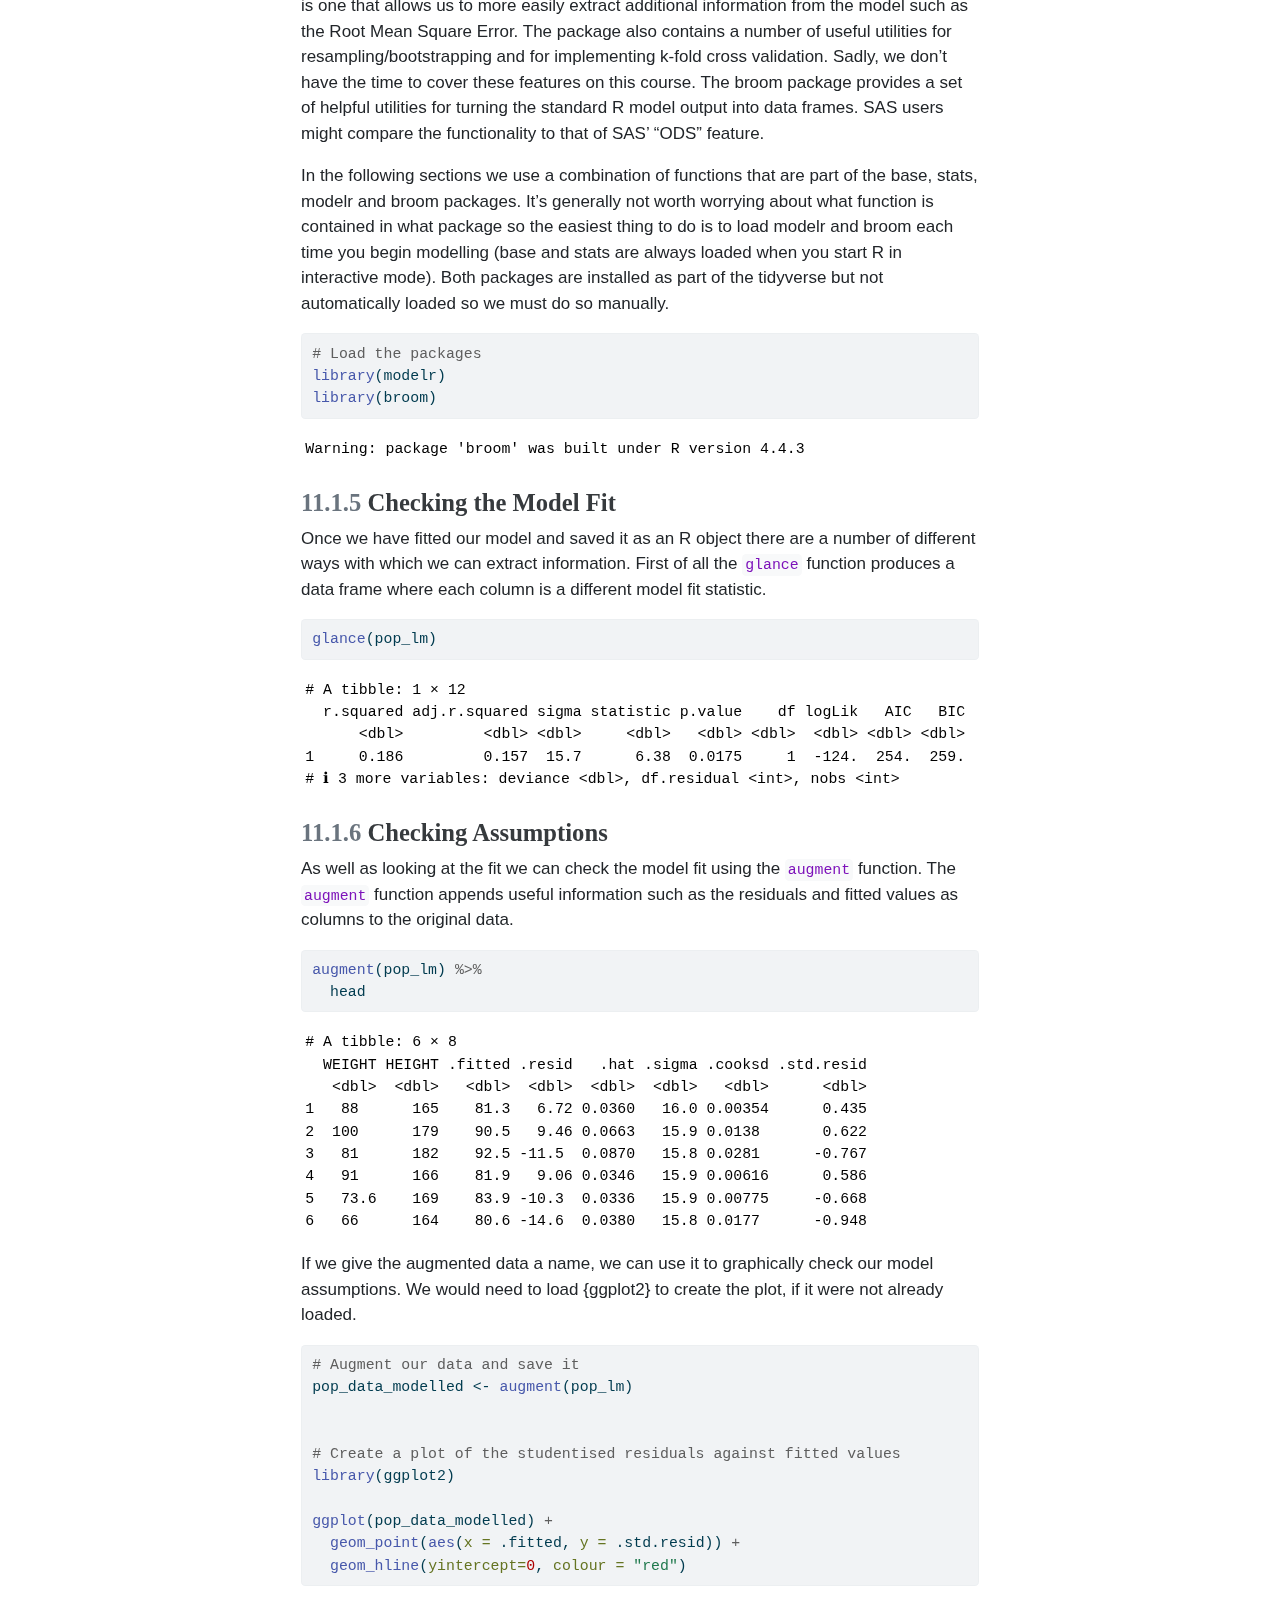
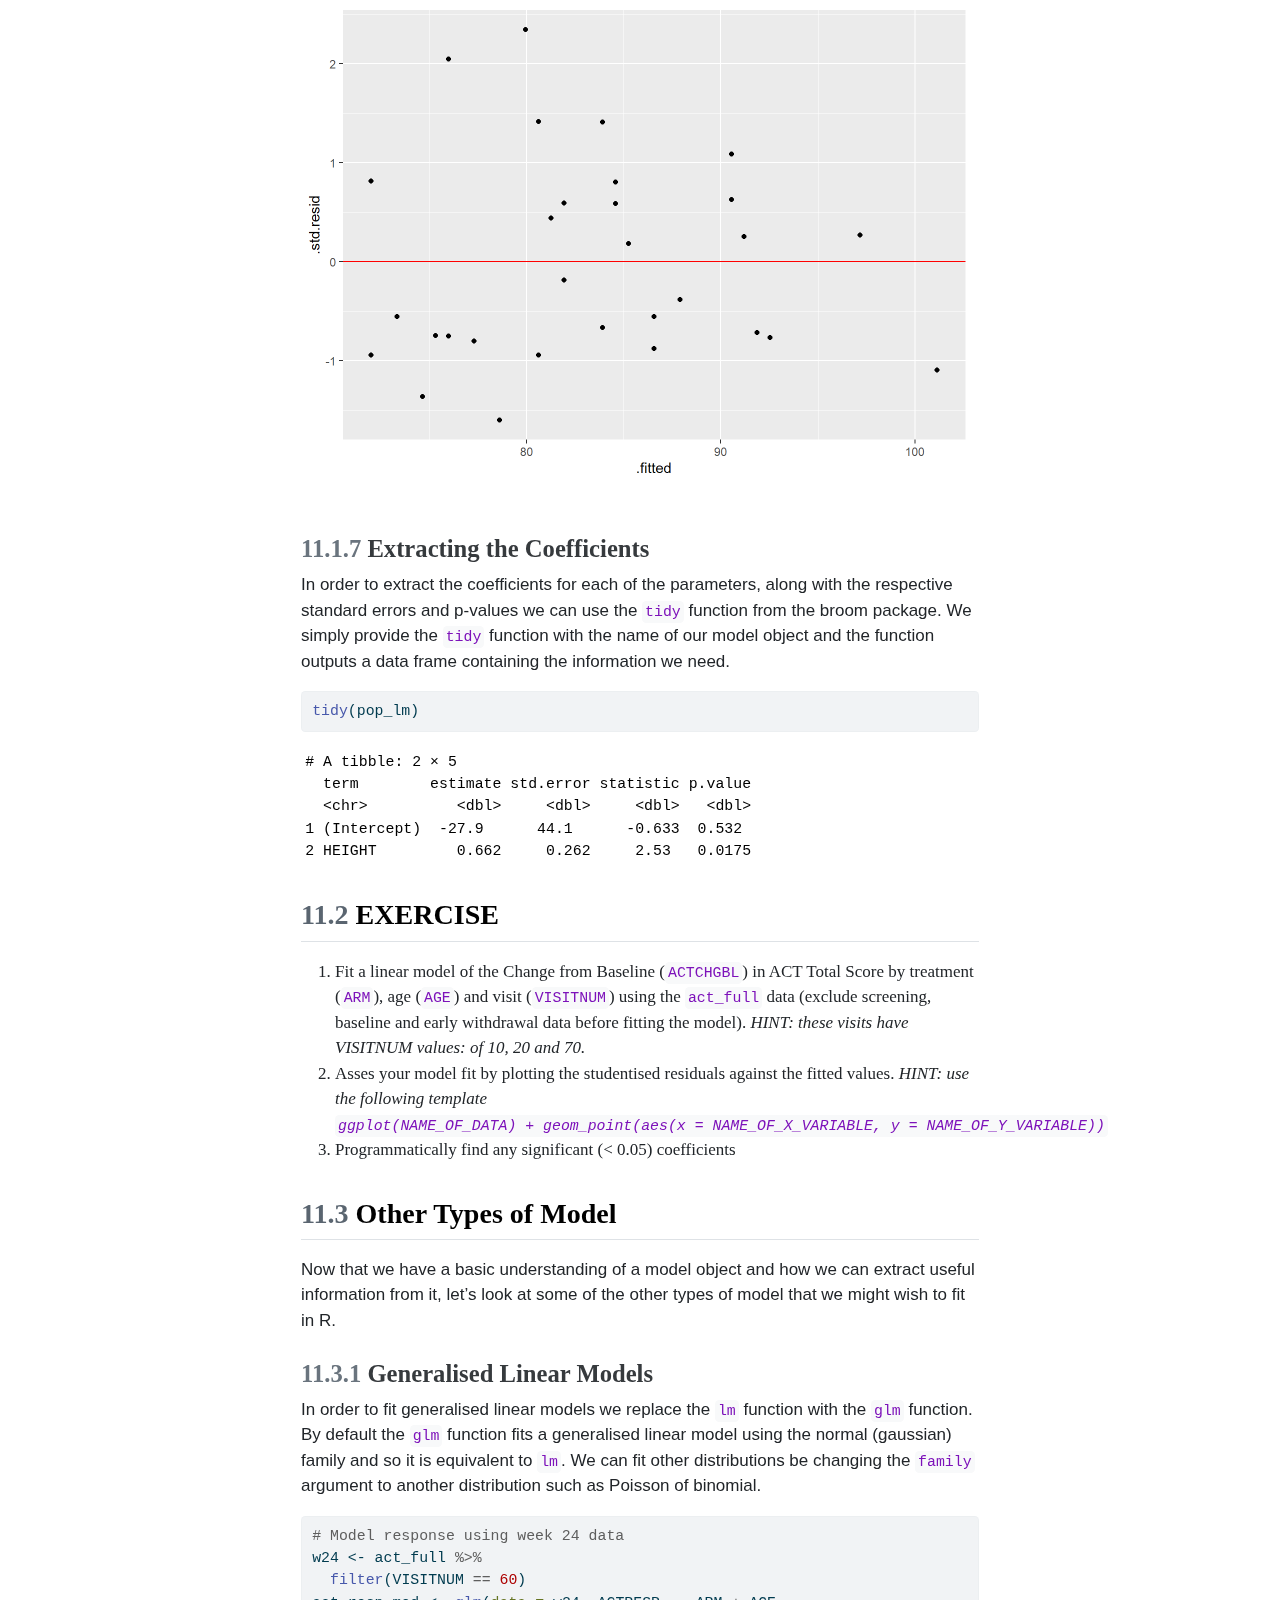
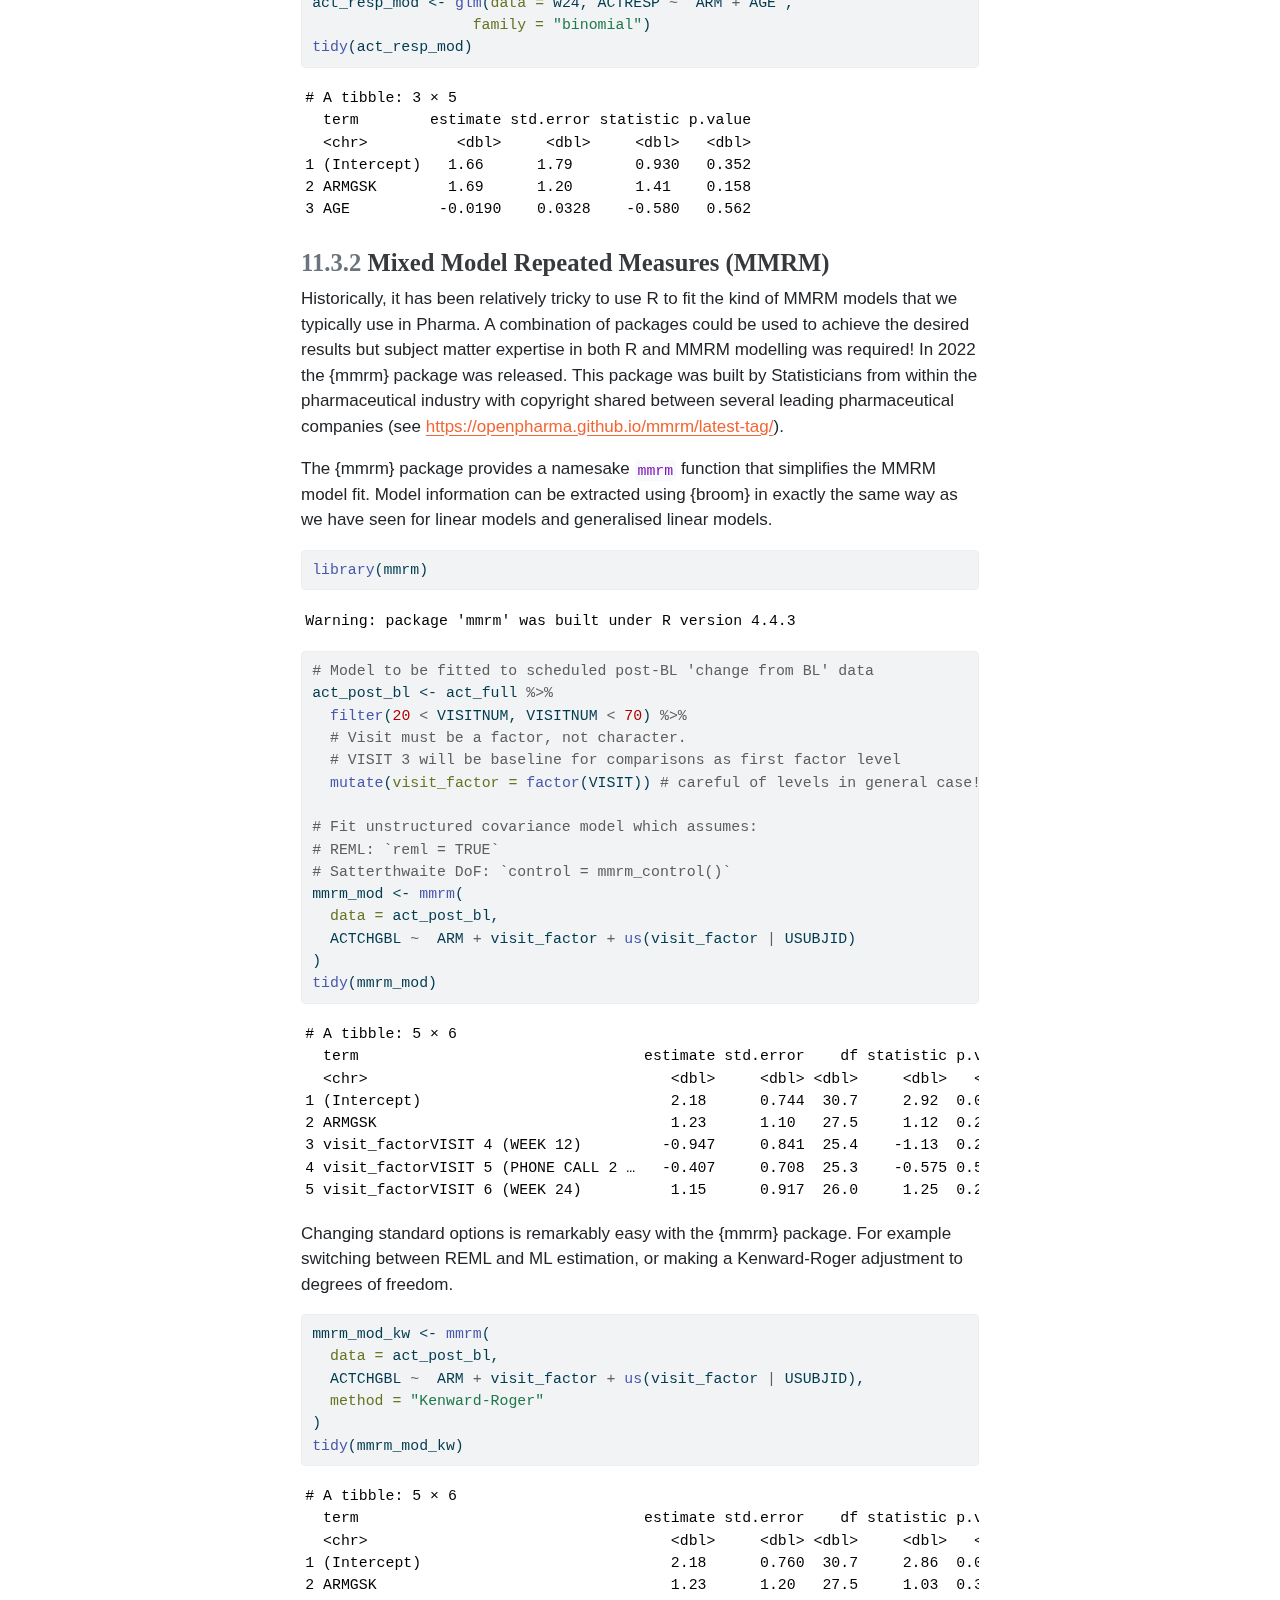
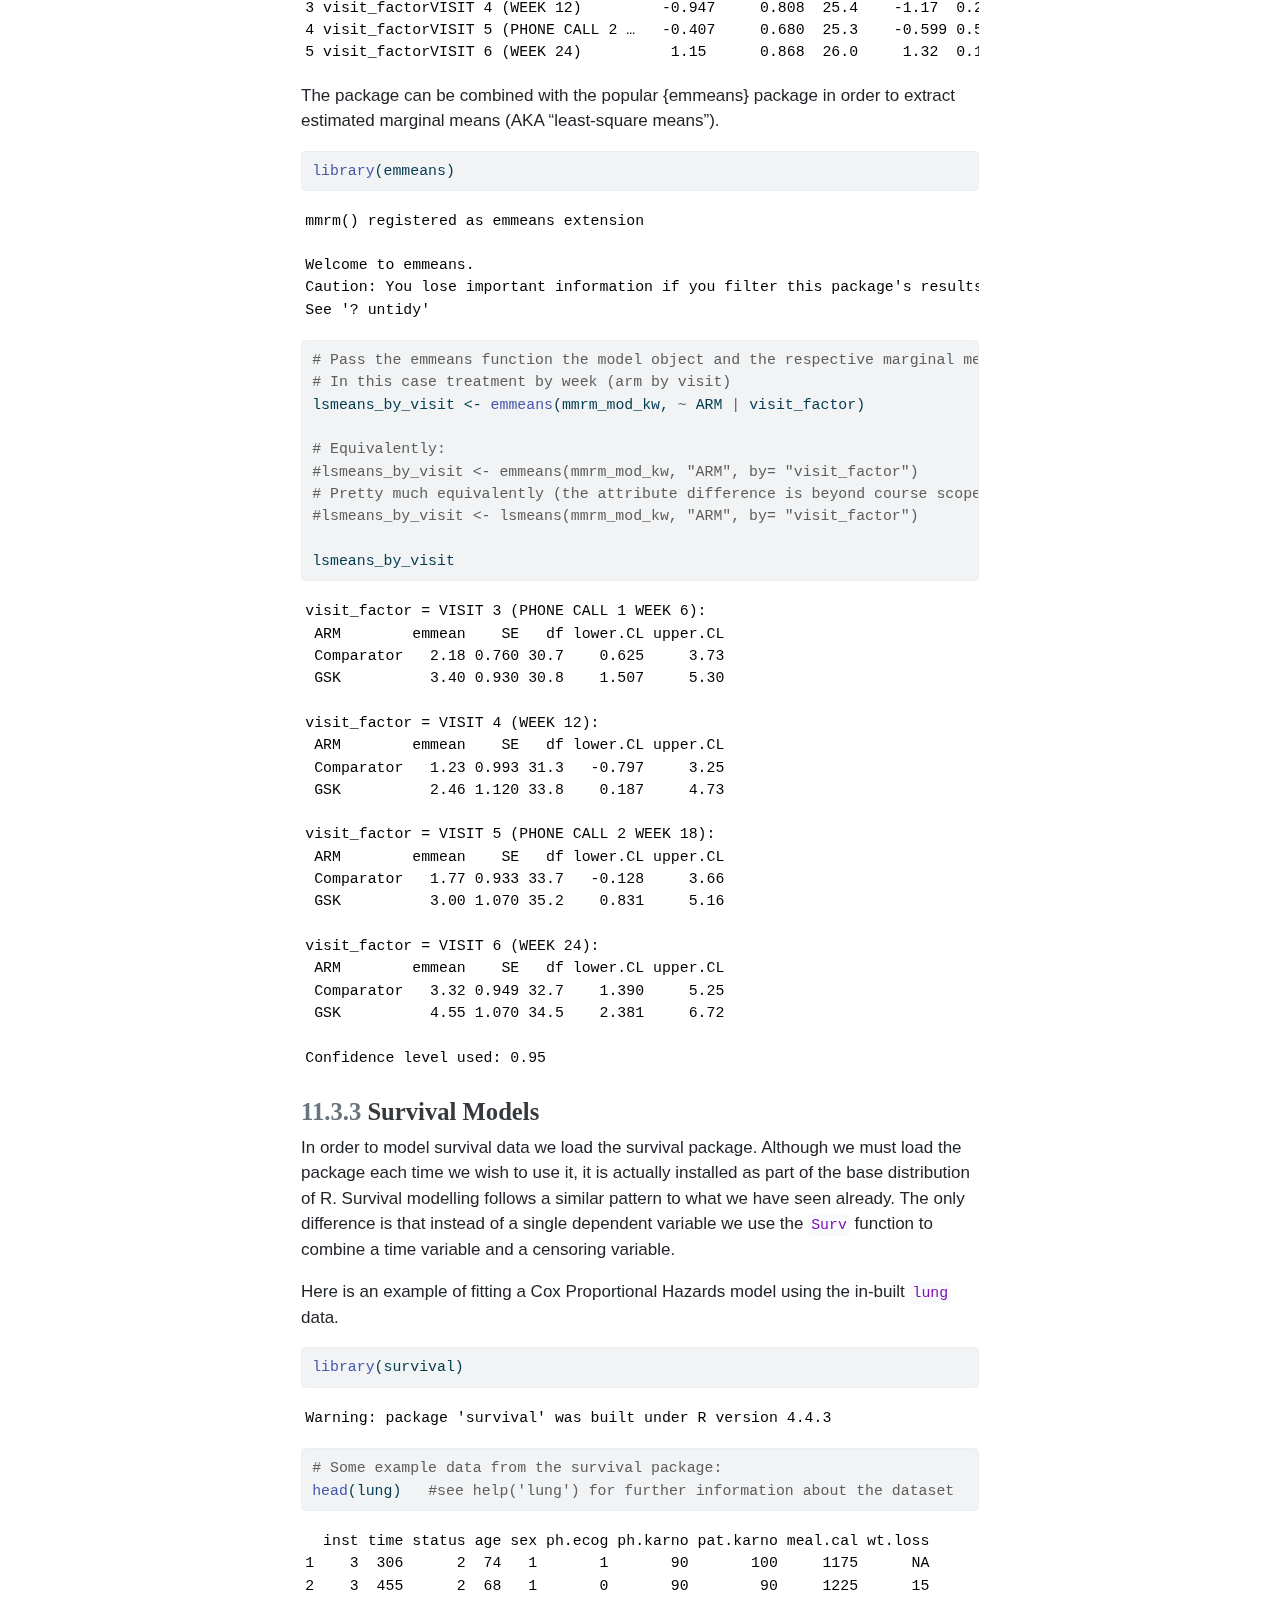
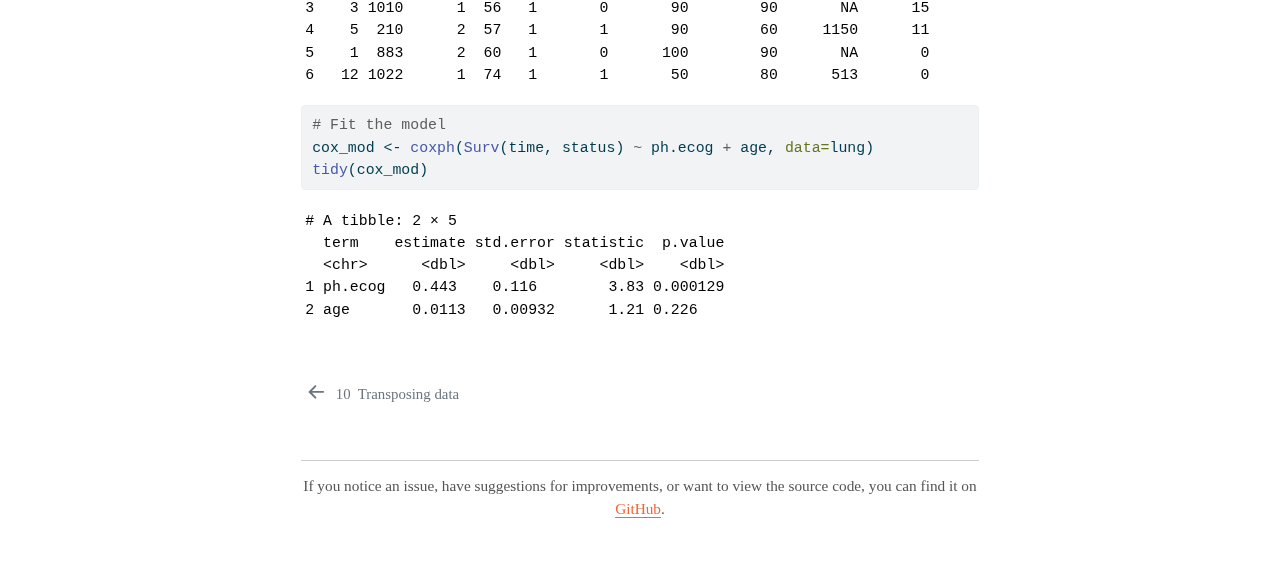
<file: 11_statistical_modelling.html>
<!DOCTYPE html>
<html xmlns="http://www.w3.org/1999/xhtml" lang="en" xml:lang="en"><head>

<meta charset="utf-8">
<meta name="generator" content="quarto-1.6.42">

<meta name="viewport" content="width=device-width, initial-scale=1.0, user-scalable=yes">


<title>11&nbsp; Introduction to Statistical Modelling – Introduction to R and the tidyverse</title>
<style>
code{white-space: pre-wrap;}
span.smallcaps{font-variant: small-caps;}
div.columns{display: flex; gap: min(4vw, 1.5em);}
div.column{flex: auto; overflow-x: auto;}
div.hanging-indent{margin-left: 1.5em; text-indent: -1.5em;}
ul.task-list{list-style: none;}
ul.task-list li input[type="checkbox"] {
  width: 0.8em;
  margin: 0 0.8em 0.2em -1em; /* quarto-specific, see https://github.com/quarto-dev/quarto-cli/issues/4556 */ 
  vertical-align: middle;
}
/* CSS for syntax highlighting */
pre > code.sourceCode { white-space: pre; position: relative; }
pre > code.sourceCode > span { line-height: 1.25; }
pre > code.sourceCode > span:empty { height: 1.2em; }
.sourceCode { overflow: visible; }
code.sourceCode > span { color: inherit; text-decoration: inherit; }
div.sourceCode { margin: 1em 0; }
pre.sourceCode { margin: 0; }
@media screen {
div.sourceCode { overflow: auto; }
}
@media print {
pre > code.sourceCode { white-space: pre-wrap; }
pre > code.sourceCode > span { display: inline-block; text-indent: -5em; padding-left: 5em; }
}
pre.numberSource code
  { counter-reset: source-line 0; }
pre.numberSource code > span
  { position: relative; left: -4em; counter-increment: source-line; }
pre.numberSource code > span > a:first-child::before
  { content: counter(source-line);
    position: relative; left: -1em; text-align: right; vertical-align: baseline;
    border: none; display: inline-block;
    -webkit-touch-callout: none; -webkit-user-select: none;
    -khtml-user-select: none; -moz-user-select: none;
    -ms-user-select: none; user-select: none;
    padding: 0 4px; width: 4em;
  }
pre.numberSource { margin-left: 3em;  padding-left: 4px; }
div.sourceCode
  {   }
@media screen {
pre > code.sourceCode > span > a:first-child::before { text-decoration: underline; }
}
</style>


<script src="site_libs/quarto-nav/quarto-nav.js"></script>
<script src="site_libs/quarto-nav/headroom.min.js"></script>
<script src="site_libs/clipboard/clipboard.min.js"></script>
<script src="site_libs/quarto-search/autocomplete.umd.js"></script>
<script src="site_libs/quarto-search/fuse.min.js"></script>
<script src="site_libs/quarto-search/quarto-search.js"></script>
<meta name="quarto:offset" content="./">
<link href="./10_transposing.html" rel="prev">
<script src="site_libs/quarto-html/quarto.js"></script>
<script src="site_libs/quarto-html/popper.min.js"></script>
<script src="site_libs/quarto-html/tippy.umd.min.js"></script>
<script src="site_libs/quarto-html/anchor.min.js"></script>
<link href="site_libs/quarto-html/tippy.css" rel="stylesheet">
<link href="site_libs/quarto-html/quarto-syntax-highlighting-2f5df379a58b258e96c21c0638c20c03.css" rel="stylesheet" id="quarto-text-highlighting-styles">
<script src="site_libs/bootstrap/bootstrap.min.js"></script>
<link href="site_libs/bootstrap/bootstrap-icons.css" rel="stylesheet">
<link href="site_libs/bootstrap/bootstrap-6df1da3304e12c820926f47be4e172ea.min.css" rel="stylesheet" append-hash="true" id="quarto-bootstrap" data-mode="light">
<script id="quarto-search-options" type="application/json">{
  "location": "sidebar",
  "copy-button": false,
  "collapse-after": 3,
  "panel-placement": "start",
  "type": "textbox",
  "limit": 50,
  "keyboard-shortcut": [
    "f",
    "/",
    "s"
  ],
  "show-item-context": false,
  "language": {
    "search-no-results-text": "No results",
    "search-matching-documents-text": "matching documents",
    "search-copy-link-title": "Copy link to search",
    "search-hide-matches-text": "Hide additional matches",
    "search-more-match-text": "more match in this document",
    "search-more-matches-text": "more matches in this document",
    "search-clear-button-title": "Clear",
    "search-text-placeholder": "",
    "search-detached-cancel-button-title": "Cancel",
    "search-submit-button-title": "Submit",
    "search-label": "Search"
  }
}</script>
<style>html{ scroll-behavior: smooth; }</style>


</head>

<body class="nav-sidebar floating">

<div id="quarto-search-results"></div>
  <header id="quarto-header" class="headroom fixed-top quarto-banner">
  <nav class="quarto-secondary-nav">
    <div class="container-fluid d-flex">
      <button type="button" class="quarto-btn-toggle btn" data-bs-toggle="collapse" role="button" data-bs-target=".quarto-sidebar-collapse-item" aria-controls="quarto-sidebar" aria-expanded="false" aria-label="Toggle sidebar navigation" onclick="if (window.quartoToggleHeadroom) { window.quartoToggleHeadroom(); }">
        <i class="bi bi-layout-text-sidebar-reverse"></i>
      </button>
        <nav class="quarto-page-breadcrumbs" aria-label="breadcrumb"><ol class="breadcrumb"><li class="breadcrumb-item"><a href="./11_statistical_modelling.html"><span class="chapter-number">11</span>&nbsp; <span class="chapter-title">Introduction to Statistical Modelling</span></a></li></ol></nav>
        <a class="flex-grow-1" role="navigation" data-bs-toggle="collapse" data-bs-target=".quarto-sidebar-collapse-item" aria-controls="quarto-sidebar" aria-expanded="false" aria-label="Toggle sidebar navigation" onclick="if (window.quartoToggleHeadroom) { window.quartoToggleHeadroom(); }">      
        </a>
      <button type="button" class="btn quarto-search-button" aria-label="Search" onclick="window.quartoOpenSearch();">
        <i class="bi bi-search"></i>
      </button>
    </div>
  </nav>
</header>
<!-- content -->
<header id="title-block-header" class="quarto-title-block default toc-left page-columns page-full">
  <div class="quarto-title-banner page-columns page-full">
    <div class="quarto-title column-body">
      <h1 class="title"><span class="chapter-number">11</span>&nbsp; <span class="chapter-title">Introduction to Statistical Modelling</span></h1>
                      </div>
  </div>
    
  
  <div class="quarto-title-meta">

      
    
      
    </div>
    
  
  </header><div id="quarto-content" class="quarto-container page-columns page-rows-contents page-layout-article">
<!-- sidebar -->
  <nav id="quarto-sidebar" class="sidebar collapse collapse-horizontal quarto-sidebar-collapse-item sidebar-navigation floating overflow-auto">
    <div class="pt-lg-2 mt-2 text-left sidebar-header">
    <div class="sidebar-title mb-0 py-0">
      <a href="./">Introduction to R and the tidyverse</a> 
        <div class="sidebar-tools-main">
    <a href="https://github.com/GSK-Biostatistics/intro_to_r_and_the_tidyverse_training" title="Source Code" class="quarto-navigation-tool px-1" aria-label="Source Code"><i class="bi bi-github"></i></a>
</div>
    </div>
      </div>
        <div class="mt-2 flex-shrink-0 align-items-center">
        <div class="sidebar-search">
        <div id="quarto-search" class="" title="Search"></div>
        </div>
        </div>
    <div class="sidebar-menu-container"> 
    <ul class="list-unstyled mt-1">
        <li class="sidebar-item">
  <div class="sidebar-item-container"> 
  <a href="./index.html" class="sidebar-item-text sidebar-link">
 <span class="menu-text">Welcome!</span></a>
  </div>
</li>
        <li class="sidebar-item">
  <div class="sidebar-item-container"> 
  <a href="./01_materials_external.html" class="sidebar-item-text sidebar-link">
 <span class="menu-text"><span class="chapter-number">1</span>&nbsp; <span class="chapter-title">Course Materials</span></span></a>
  </div>
</li>
        <li class="sidebar-item">
  <div class="sidebar-item-container"> 
  <a href="./02_r_rstudio.html" class="sidebar-item-text sidebar-link">
 <span class="menu-text"><span class="chapter-number">2</span>&nbsp; <span class="chapter-title">Introduction to R and RStudio</span></span></a>
  </div>
</li>
        <li class="sidebar-item">
  <div class="sidebar-item-container"> 
  <a href="./03_vectors.html" class="sidebar-item-text sidebar-link">
 <span class="menu-text"><span class="chapter-number">3</span>&nbsp; <span class="chapter-title">Data Types and Vectors</span></span></a>
  </div>
</li>
        <li class="sidebar-item">
  <div class="sidebar-item-container"> 
  <a href="./04_data_frames.html" class="sidebar-item-text sidebar-link">
 <span class="menu-text"><span class="chapter-number">4</span>&nbsp; <span class="chapter-title">Welcome to the tidyverse!</span></span></a>
  </div>
</li>
        <li class="sidebar-item">
  <div class="sidebar-item-container"> 
  <a href="./05_importing_and_exporting_data.html" class="sidebar-item-text sidebar-link">
 <span class="menu-text"><span class="chapter-number">5</span>&nbsp; <span class="chapter-title">Importing/Exporting Data</span></span></a>
  </div>
</li>
        <li class="sidebar-item">
  <div class="sidebar-item-container"> 
  <a href="./06_basic_data_processing.html" class="sidebar-item-text sidebar-link">
 <span class="menu-text"><span class="chapter-number">6</span>&nbsp; <span class="chapter-title">Data Handling</span></span></a>
  </div>
</li>
        <li class="sidebar-item">
  <div class="sidebar-item-container"> 
  <a href="./07_magrittr.html" class="sidebar-item-text sidebar-link">
 <span class="menu-text"><span class="chapter-number">7</span>&nbsp; <span class="chapter-title">Piping</span></span></a>
  </div>
</li>
        <li class="sidebar-item">
  <div class="sidebar-item-container"> 
  <a href="./08_summaries_aggregation.html" class="sidebar-item-text sidebar-link">
 <span class="menu-text"><span class="chapter-number">8</span>&nbsp; <span class="chapter-title">Summaries and Aggregation</span></span></a>
  </div>
</li>
        <li class="sidebar-item">
  <div class="sidebar-item-container"> 
  <a href="./09_setting_merging.html" class="sidebar-item-text sidebar-link">
 <span class="menu-text"><span class="chapter-number">9</span>&nbsp; <span class="chapter-title">Setting and Merging</span></span></a>
  </div>
</li>
        <li class="sidebar-item">
  <div class="sidebar-item-container"> 
  <a href="./10_transposing.html" class="sidebar-item-text sidebar-link">
 <span class="menu-text"><span class="chapter-number">10</span>&nbsp; <span class="chapter-title">Transposing data</span></span></a>
  </div>
</li>
        <li class="sidebar-item">
  <div class="sidebar-item-container"> 
  <a href="./11_statistical_modelling.html" class="sidebar-item-text sidebar-link active">
 <span class="menu-text"><span class="chapter-number">11</span>&nbsp; <span class="chapter-title">Introduction to Statistical Modelling</span></span></a>
  </div>
</li>
    </ul>
    </div>
    <nav id="TOC" role="doc-toc" class="toc-active">
    <h2 id="toc-title">Table of contents</h2>
   
  <ul>
  <li><a href="#a-simple-linear-model" id="toc-a-simple-linear-model" class="nav-link active" data-scroll-target="#a-simple-linear-model"><span class="header-section-number">11.1</span> A Simple Linear Model</a>
  <ul class="collapse">
  <li><a href="#adding-terms" id="toc-adding-terms" class="nav-link" data-scroll-target="#adding-terms"><span class="header-section-number">11.1.1</span> Adding Terms</a></li>
  <li><a href="#categorical-variables" id="toc-categorical-variables" class="nav-link" data-scroll-target="#categorical-variables"><span class="header-section-number">11.1.2</span> Categorical Variables</a></li>
  <li><a href="#interaction-terms" id="toc-interaction-terms" class="nav-link" data-scroll-target="#interaction-terms"><span class="header-section-number">11.1.3</span> Interaction Terms</a></li>
  <li><a href="#where-the-tidyverse-fits-in" id="toc-where-the-tidyverse-fits-in" class="nav-link" data-scroll-target="#where-the-tidyverse-fits-in"><span class="header-section-number">11.1.4</span> Where the tidyverse Fits in</a></li>
  <li><a href="#checking-the-model-fit" id="toc-checking-the-model-fit" class="nav-link" data-scroll-target="#checking-the-model-fit"><span class="header-section-number">11.1.5</span> Checking the Model Fit</a></li>
  <li><a href="#checking-assumptions" id="toc-checking-assumptions" class="nav-link" data-scroll-target="#checking-assumptions"><span class="header-section-number">11.1.6</span> Checking Assumptions</a></li>
  <li><a href="#extracting-the-coefficients" id="toc-extracting-the-coefficients" class="nav-link" data-scroll-target="#extracting-the-coefficients"><span class="header-section-number">11.1.7</span> Extracting the Coefficients</a></li>
  </ul></li>
  <li><a href="#ch11.3" id="toc-ch11.3" class="nav-link" data-scroll-target="#ch11.3"><span class="header-section-number">11.2</span> EXERCISE</a></li>
  <li><a href="#other-types-of-model" id="toc-other-types-of-model" class="nav-link" data-scroll-target="#other-types-of-model"><span class="header-section-number">11.3</span> Other Types of Model</a>
  <ul class="collapse">
  <li><a href="#generalised-linear-models" id="toc-generalised-linear-models" class="nav-link" data-scroll-target="#generalised-linear-models"><span class="header-section-number">11.3.1</span> Generalised Linear Models</a></li>
  <li><a href="#mixed-model-repeated-measures-mmrm" id="toc-mixed-model-repeated-measures-mmrm" class="nav-link" data-scroll-target="#mixed-model-repeated-measures-mmrm"><span class="header-section-number">11.3.2</span> Mixed Model Repeated Measures (MMRM)</a></li>
  <li><a href="#survival-models" id="toc-survival-models" class="nav-link" data-scroll-target="#survival-models"><span class="header-section-number">11.3.3</span> Survival Models</a></li>
  </ul></li>
  </ul>
<div class="toc-actions"><ul></ul></div></nav>
</nav>
<div id="quarto-sidebar-glass" class="quarto-sidebar-collapse-item" data-bs-toggle="collapse" data-bs-target=".quarto-sidebar-collapse-item"></div>
<!-- margin-sidebar -->
    <div id="quarto-margin-sidebar" class="sidebar margin-sidebar zindex-bottom">
    </div>
<!-- main -->
<main class="content quarto-banner-title-block" id="quarto-document-content">





<p>The core purpose of R is to provide a programming framework for statistical modelling. Perhaps for this reason, the basics of statistical modelling have not been touched by the tidyverse. As we shall see, however, the modelr and broom packages can help us better-process model output.</p>
<section id="a-simple-linear-model" class="level2" data-number="11.1">
<h2 data-number="11.1" class="anchored" data-anchor-id="a-simple-linear-model"><span class="header-section-number">11.1</span> A Simple Linear Model</h2>
<p>All forms of model follow a similar specification in R so let’s start with the simplest, the linear model. This can be fitted using the <code>lm</code> function. To demonstrate how <code>lm</code> works we first merge/join the demography and vitals data frame together to create a population dataset.</p>
<div class="cell">
<div class="sourceCode cell-code" id="cb1"><pre class="sourceCode r code-with-copy"><code class="sourceCode r"><span id="cb1-1"><a href="#cb1-1" aria-hidden="true" tabindex="-1"></a>pop <span class="ot">&lt;-</span> <span class="fu">inner_join</span>(dm, vs, <span class="at">by =</span> <span class="st">"USUBJID"</span>)</span>
<span id="cb1-2"><a href="#cb1-2" aria-hidden="true" tabindex="-1"></a>pop</span></code><button title="Copy to Clipboard" class="code-copy-button"><i class="bi"></i></button></pre></div>
<div class="cell-output cell-output-stdout">
<pre><code># A tibble: 30 × 9
   USUBJID            AGE SEX   COUNTRY RACE          ETHNIC ARM   HEIGHT WEIGHT
   &lt;chr&gt;            &lt;dbl&gt; &lt;chr&gt; &lt;chr&gt;   &lt;chr&gt;         &lt;chr&gt;  &lt;chr&gt;  &lt;dbl&gt;  &lt;dbl&gt;
 1 STD123456:000001    32 F     UK      BLACK OR AFR… NOT H… Comp…    165   88  
 2 STD123456:000002    28 M     FRA     WHITE         NOT H… Comp…    179  100  
 3 STD123456:000003    55 M     USA     BLACK OR AFR… NOT H… Comp…    182   81  
 4 STD123456:000004    35 F     GER     WHITE         HISPA… Comp…    166   91  
 5 STD123456:000005    30 F     IRE     WHITE         NOT H… Comp…    169   73.6
 6 STD123456:000006    22 F     GER     WHITE         NOT H… Comp…    164   66  
 7 STD123456:000007    59 F     USA     WHITE         NOT H… Comp…    157  107  
 8 STD123456:000008    53 M     GER     WHITE         NOT H… GSK      189  101  
 9 STD123456:000009    60 F     USA     WHITE         NOT H… GSK      155   54.1
10 STD123456:000010    48 M     USA     WHITE         NOT H… Comp…    171   88  
# ℹ 20 more rows</code></pre>
</div>
</div>
<p>Now let’s model weight as a function of height. In order to do so we call the <code>lm</code> function and provide two arguments: the data and the model formula. The model formula is specified using a tilde, <code>~</code>. The dependent variable is placed to the left of the tilde and any independent (explanatory) variables are placed to the right. In the example below we save the model output with a name. We must do so if we wish to use the results, for example to create plots of the residuals.</p>
<div class="cell">
<div class="sourceCode cell-code" id="cb3"><pre class="sourceCode r code-with-copy"><code class="sourceCode r"><span id="cb3-1"><a href="#cb3-1" aria-hidden="true" tabindex="-1"></a><span class="co"># Fit the model</span></span>
<span id="cb3-2"><a href="#cb3-2" aria-hidden="true" tabindex="-1"></a>pop_lm <span class="ot">&lt;-</span> <span class="fu">lm</span>(WEIGHT <span class="sc">~</span> HEIGHT, <span class="at">data =</span> pop)</span>
<span id="cb3-3"><a href="#cb3-3" aria-hidden="true" tabindex="-1"></a><span class="co"># The default "print" for the model</span></span>
<span id="cb3-4"><a href="#cb3-4" aria-hidden="true" tabindex="-1"></a>pop_lm</span></code><button title="Copy to Clipboard" class="code-copy-button"><i class="bi"></i></button></pre></div>
<div class="cell-output cell-output-stdout">
<pre><code>
Call:
lm(formula = WEIGHT ~ HEIGHT, data = pop)

Coefficients:
(Intercept)       HEIGHT  
   -27.9264       0.6618  </code></pre>
</div>
</div>
<p>The example above fits a model of the form, <code>WEIGHT = intercept + alpha*HEIGHT</code>, where the intercept and alpha parameters are estimated by the model.</p>
<section id="adding-terms" class="level3" data-number="11.1.1">
<h3 data-number="11.1.1" class="anchored" data-anchor-id="adding-terms"><span class="header-section-number">11.1.1</span> Adding Terms</h3>
<p>If we have more than one explanatory variable we use a plus, <code>+</code>, to add in the additional terms.</p>
<div class="cell">
<div class="sourceCode cell-code" id="cb5"><pre class="sourceCode r code-with-copy"><code class="sourceCode r"><span id="cb5-1"><a href="#cb5-1" aria-hidden="true" tabindex="-1"></a><span class="co"># Fit the model</span></span>
<span id="cb5-2"><a href="#cb5-2" aria-hidden="true" tabindex="-1"></a>pop_lm2 <span class="ot">&lt;-</span> <span class="fu">lm</span>(WEIGHT <span class="sc">~</span> HEIGHT <span class="sc">+</span> AGE, <span class="at">data =</span> pop)</span>
<span id="cb5-3"><a href="#cb5-3" aria-hidden="true" tabindex="-1"></a>pop_lm2</span></code><button title="Copy to Clipboard" class="code-copy-button"><i class="bi"></i></button></pre></div>
<div class="cell-output cell-output-stdout">
<pre><code>
Call:
lm(formula = WEIGHT ~ HEIGHT + AGE, data = pop)

Coefficients:
(Intercept)       HEIGHT          AGE  
   -47.5819       0.6798       0.3302  </code></pre>
</div>
</div>
</section>
<section id="categorical-variables" class="level3" data-number="11.1.2">
<h3 data-number="11.1.2" class="anchored" data-anchor-id="categorical-variables"><span class="header-section-number">11.1.2</span> Categorical Variables</h3>
<p>When modelling, R uses the data type to determine which variables are numeric and which are discrete / categorical. This means that we need to ensure that the data are of the right type before fitting in the model. If we have categorical data stored as numeric then we can use the factor function to convert it to categorical.</p>
<p>When fitting categorical variables, the first level of the factor is set as the base and all other levels are compared against this level. In order to change the order (and hence the base level) we can use a forcats function such as <code>fct_relevel</code>, which moves any given levels to the start of the queue. For readability it is generally advisable to do this in the data, as opposed to within the modelling step.</p>
<div class="cell">
<div class="sourceCode cell-code" id="cb7"><pre class="sourceCode r code-with-copy"><code class="sourceCode r"><span id="cb7-1"><a href="#cb7-1" aria-hidden="true" tabindex="-1"></a><span class="co">#library(forcats)</span></span>
<span id="cb7-2"><a href="#cb7-2" aria-hidden="true" tabindex="-1"></a><span class="co"># Compare all countries against the US so change the order of levels in the data</span></span>
<span id="cb7-3"><a href="#cb7-3" aria-hidden="true" tabindex="-1"></a>pop <span class="ot">&lt;-</span> pop <span class="sc">%&gt;%</span></span>
<span id="cb7-4"><a href="#cb7-4" aria-hidden="true" tabindex="-1"></a>  <span class="co"># Move USA to the front</span></span>
<span id="cb7-5"><a href="#cb7-5" aria-hidden="true" tabindex="-1"></a>  <span class="fu">mutate</span>(<span class="at">COUNTRY =</span> <span class="fu">fct_relevel</span>(COUNTRY, <span class="st">"USA"</span>))</span>
<span id="cb7-6"><a href="#cb7-6" aria-hidden="true" tabindex="-1"></a><span class="co"># To see what has happened:</span></span>
<span id="cb7-7"><a href="#cb7-7" aria-hidden="true" tabindex="-1"></a> pop<span class="sc">%&gt;%</span><span class="fu">pull</span>(COUNTRY)</span></code><button title="Copy to Clipboard" class="code-copy-button"><i class="bi"></i></button></pre></div>
<div class="cell-output cell-output-stdout">
<pre><code> [1] UK  FRA USA GER IRE GER USA GER USA USA USA FRA IRE USA FRA USA FRA IRE USA
[20] FRA GER GER IRE FRA USA FRA IRE IRE UK  USA
Levels: USA FRA GER IRE UK</code></pre>
</div>
<div class="sourceCode cell-code" id="cb9"><pre class="sourceCode r code-with-copy"><code class="sourceCode r"><span id="cb9-1"><a href="#cb9-1" aria-hidden="true" tabindex="-1"></a><span class="co"># Fit the model - we now have a coefficient for all countries except USA</span></span>
<span id="cb9-2"><a href="#cb9-2" aria-hidden="true" tabindex="-1"></a>pop_lm3 <span class="ot">&lt;-</span> <span class="fu">lm</span>(WEIGHT <span class="sc">~</span> HEIGHT <span class="sc">+</span> AGE <span class="sc">+</span> COUNTRY , <span class="at">data =</span> pop)</span>
<span id="cb9-3"><a href="#cb9-3" aria-hidden="true" tabindex="-1"></a>pop_lm3</span></code><button title="Copy to Clipboard" class="code-copy-button"><i class="bi"></i></button></pre></div>
<div class="cell-output cell-output-stdout">
<pre><code>
Call:
lm(formula = WEIGHT ~ HEIGHT + AGE + COUNTRY, data = pop)

Coefficients:
(Intercept)       HEIGHT          AGE   COUNTRYFRA   COUNTRYGER   COUNTRYIRE  
   -61.4822       0.6999       0.4014      14.9240       3.7707       8.4995  
  COUNTRYUK  
    16.8185  </code></pre>
</div>
</div>
</section>
<section id="interaction-terms" class="level3" data-number="11.1.3">
<h3 data-number="11.1.3" class="anchored" data-anchor-id="interaction-terms"><span class="header-section-number">11.1.3</span> Interaction Terms</h3>
<p>We can fit interaction terms using a colon, <code>:</code>. If we also want to include the base terms that make up the interaction term we can instead use the shorthand, <code>*</code>.</p>
<div class="cell">
<div class="sourceCode cell-code" id="cb11"><pre class="sourceCode r code-with-copy"><code class="sourceCode r"><span id="cb11-1"><a href="#cb11-1" aria-hidden="true" tabindex="-1"></a>pop_lm_int <span class="ot">&lt;-</span> <span class="fu">lm</span>(WEIGHT <span class="sc">~</span> HEIGHT <span class="sc">+</span> AGE <span class="sc">+</span> HEIGHT<span class="sc">:</span>AGE, <span class="at">data =</span> pop)</span>
<span id="cb11-2"><a href="#cb11-2" aria-hidden="true" tabindex="-1"></a><span class="co"># Or equivalently</span></span>
<span id="cb11-3"><a href="#cb11-3" aria-hidden="true" tabindex="-1"></a>pop_lm_int <span class="ot">&lt;-</span> <span class="fu">lm</span>(WEIGHT <span class="sc">~</span> HEIGHT<span class="sc">*</span>AGE, <span class="at">data =</span> pop)</span>
<span id="cb11-4"><a href="#cb11-4" aria-hidden="true" tabindex="-1"></a>pop_lm_int</span></code><button title="Copy to Clipboard" class="code-copy-button"><i class="bi"></i></button></pre></div>
<div class="cell-output cell-output-stdout">
<pre><code>
Call:
lm(formula = WEIGHT ~ HEIGHT * AGE, data = pop)

Coefficients:
(Intercept)       HEIGHT          AGE   HEIGHT:AGE  
  -291.6603       2.1181       4.8607      -0.0267  </code></pre>
</div>
</div>
</section>
<section id="where-the-tidyverse-fits-in" class="level3" data-number="11.1.4">
<h3 data-number="11.1.4" class="anchored" data-anchor-id="where-the-tidyverse-fits-in"><span class="header-section-number">11.1.4</span> Where the tidyverse Fits in</h3>
<p>Everything we’ve seen thus far is available “out of the box”. Most of what we’re about to see is implemented via two tidyverse packages, modelr and broom. The modelr package is one that allows us to more easily extract additional information from the model such as the Root Mean Square Error. The package also contains a number of useful utilities for resampling/bootstrapping and for implementing k-fold cross validation. Sadly, we don’t have the time to cover these features on this course. The broom package provides a set of helpful utilities for turning the standard R model output into data frames. SAS users might compare the functionality to that of SAS’ “ODS” feature.</p>
<p>In the following sections we use a combination of functions that are part of the base, stats, modelr and broom packages. It’s generally not worth worrying about what function is contained in what package so the easiest thing to do is to load modelr and broom each time you begin modelling (base and stats are always loaded when you start R in interactive mode). Both packages are installed as part of the tidyverse but not automatically loaded so we must do so manually.</p>
<div class="cell">
<div class="sourceCode cell-code" id="cb13"><pre class="sourceCode r code-with-copy"><code class="sourceCode r"><span id="cb13-1"><a href="#cb13-1" aria-hidden="true" tabindex="-1"></a><span class="co"># Load the packages</span></span>
<span id="cb13-2"><a href="#cb13-2" aria-hidden="true" tabindex="-1"></a><span class="fu">library</span>(modelr)</span>
<span id="cb13-3"><a href="#cb13-3" aria-hidden="true" tabindex="-1"></a><span class="fu">library</span>(broom)</span></code><button title="Copy to Clipboard" class="code-copy-button"><i class="bi"></i></button></pre></div>
<div class="cell-output cell-output-stderr">
<pre><code>Warning: package 'broom' was built under R version 4.4.3</code></pre>
</div>
</div>
</section>
<section id="checking-the-model-fit" class="level3" data-number="11.1.5">
<h3 data-number="11.1.5" class="anchored" data-anchor-id="checking-the-model-fit"><span class="header-section-number">11.1.5</span> Checking the Model Fit</h3>
<p>Once we have fitted our model and saved it as an R object there are a number of different ways with which we can extract information. First of all the <code>glance</code> function produces a data frame where each column is a different model fit statistic.</p>
<div class="cell">
<div class="sourceCode cell-code" id="cb15"><pre class="sourceCode r code-with-copy"><code class="sourceCode r"><span id="cb15-1"><a href="#cb15-1" aria-hidden="true" tabindex="-1"></a><span class="fu">glance</span>(pop_lm)</span></code><button title="Copy to Clipboard" class="code-copy-button"><i class="bi"></i></button></pre></div>
<div class="cell-output cell-output-stdout">
<pre><code># A tibble: 1 × 12
  r.squared adj.r.squared sigma statistic p.value    df logLik   AIC   BIC
      &lt;dbl&gt;         &lt;dbl&gt; &lt;dbl&gt;     &lt;dbl&gt;   &lt;dbl&gt; &lt;dbl&gt;  &lt;dbl&gt; &lt;dbl&gt; &lt;dbl&gt;
1     0.186         0.157  15.7      6.38  0.0175     1  -124.  254.  259.
# ℹ 3 more variables: deviance &lt;dbl&gt;, df.residual &lt;int&gt;, nobs &lt;int&gt;</code></pre>
</div>
</div>
</section>
<section id="checking-assumptions" class="level3" data-number="11.1.6">
<h3 data-number="11.1.6" class="anchored" data-anchor-id="checking-assumptions"><span class="header-section-number">11.1.6</span> Checking Assumptions</h3>
<p>As well as looking at the fit we can check the model fit using the <code>augment</code> function. The <code>augment</code> function appends useful information such as the residuals and fitted values as columns to the original data.</p>
<div class="cell">
<div class="sourceCode cell-code" id="cb17"><pre class="sourceCode r code-with-copy"><code class="sourceCode r"><span id="cb17-1"><a href="#cb17-1" aria-hidden="true" tabindex="-1"></a><span class="fu">augment</span>(pop_lm) <span class="sc">%&gt;%</span></span>
<span id="cb17-2"><a href="#cb17-2" aria-hidden="true" tabindex="-1"></a>  head</span></code><button title="Copy to Clipboard" class="code-copy-button"><i class="bi"></i></button></pre></div>
<div class="cell-output cell-output-stdout">
<pre><code># A tibble: 6 × 8
  WEIGHT HEIGHT .fitted .resid   .hat .sigma .cooksd .std.resid
   &lt;dbl&gt;  &lt;dbl&gt;   &lt;dbl&gt;  &lt;dbl&gt;  &lt;dbl&gt;  &lt;dbl&gt;   &lt;dbl&gt;      &lt;dbl&gt;
1   88      165    81.3   6.72 0.0360   16.0 0.00354      0.435
2  100      179    90.5   9.46 0.0663   15.9 0.0138       0.622
3   81      182    92.5 -11.5  0.0870   15.8 0.0281      -0.767
4   91      166    81.9   9.06 0.0346   15.9 0.00616      0.586
5   73.6    169    83.9 -10.3  0.0336   15.9 0.00775     -0.668
6   66      164    80.6 -14.6  0.0380   15.8 0.0177      -0.948</code></pre>
</div>
</div>
<p>If we give the augmented data a name, we can use it to graphically check our model assumptions. We would need to load {ggplot2} to create the plot, if it were not already loaded.</p>
<div class="cell">
<div class="sourceCode cell-code" id="cb19"><pre class="sourceCode r code-with-copy"><code class="sourceCode r"><span id="cb19-1"><a href="#cb19-1" aria-hidden="true" tabindex="-1"></a><span class="co"># Augment our data and save it</span></span>
<span id="cb19-2"><a href="#cb19-2" aria-hidden="true" tabindex="-1"></a>pop_data_modelled <span class="ot">&lt;-</span> <span class="fu">augment</span>(pop_lm)</span>
<span id="cb19-3"><a href="#cb19-3" aria-hidden="true" tabindex="-1"></a></span>
<span id="cb19-4"><a href="#cb19-4" aria-hidden="true" tabindex="-1"></a></span>
<span id="cb19-5"><a href="#cb19-5" aria-hidden="true" tabindex="-1"></a><span class="co"># Create a plot of the studentised residuals against fitted values</span></span>
<span id="cb19-6"><a href="#cb19-6" aria-hidden="true" tabindex="-1"></a><span class="fu">library</span>(ggplot2)</span>
<span id="cb19-7"><a href="#cb19-7" aria-hidden="true" tabindex="-1"></a></span>
<span id="cb19-8"><a href="#cb19-8" aria-hidden="true" tabindex="-1"></a><span class="fu">ggplot</span>(pop_data_modelled) <span class="sc">+</span> </span>
<span id="cb19-9"><a href="#cb19-9" aria-hidden="true" tabindex="-1"></a>  <span class="fu">geom_point</span>(<span class="fu">aes</span>(<span class="at">x =</span> .fitted, <span class="at">y =</span> .std.resid)) <span class="sc">+</span></span>
<span id="cb19-10"><a href="#cb19-10" aria-hidden="true" tabindex="-1"></a>  <span class="fu">geom_hline</span>(<span class="at">yintercept=</span><span class="dv">0</span>, <span class="at">colour =</span> <span class="st">"red"</span>)</span></code><button title="Copy to Clipboard" class="code-copy-button"><i class="bi"></i></button></pre></div>
<div class="cell-output-display">
<div>
<figure class="figure">
<p><img src="11_statistical_modelling_files/figure-html/model_fit_graphics-1.png" class="img-fluid figure-img" width="672"></p>
</figure>
</div>
</div>
</div>
</section>
<section id="extracting-the-coefficients" class="level3" data-number="11.1.7">
<h3 data-number="11.1.7" class="anchored" data-anchor-id="extracting-the-coefficients"><span class="header-section-number">11.1.7</span> Extracting the Coefficients</h3>
<p>In order to extract the coefficients for each of the parameters, along with the respective standard errors and p-values we can use the <code>tidy</code> function from the broom package. We simply provide the <code>tidy</code> function with the name of our model object and the function outputs a data frame containing the information we need.</p>
<div class="cell">
<div class="sourceCode cell-code" id="cb20"><pre class="sourceCode r code-with-copy"><code class="sourceCode r"><span id="cb20-1"><a href="#cb20-1" aria-hidden="true" tabindex="-1"></a><span class="fu">tidy</span>(pop_lm)</span></code><button title="Copy to Clipboard" class="code-copy-button"><i class="bi"></i></button></pre></div>
<div class="cell-output cell-output-stdout">
<pre><code># A tibble: 2 × 5
  term        estimate std.error statistic p.value
  &lt;chr&gt;          &lt;dbl&gt;     &lt;dbl&gt;     &lt;dbl&gt;   &lt;dbl&gt;
1 (Intercept)  -27.9      44.1      -0.633  0.532 
2 HEIGHT         0.662     0.262     2.53   0.0175</code></pre>
</div>
</div>
</section>
</section>
<section id="ch11.3" class="level2" data-number="11.2">
<h2 data-number="11.2" class="anchored" data-anchor-id="ch11.3"><span class="header-section-number">11.2</span> EXERCISE</h2>
<ol type="1">
<li>Fit a linear model of the Change from Baseline (<code>ACTCHGBL</code>) in ACT Total Score by treatment (<code>ARM</code>), age (<code>AGE</code>) and visit (<code>VISITNUM</code>) using the <code>act_full</code> data (exclude screening, baseline and early withdrawal data before fitting the model). <em>HINT: these visits have VISITNUM values: of 10, 20 and 70.</em></li>
<li>Asses your model fit by plotting the studentised residuals against the fitted values. <em>HINT: use the following template <code>ggplot(NAME_OF_DATA) + geom_point(aes(x = NAME_OF_X_VARIABLE, y = NAME_OF_Y_VARIABLE))</code></em></li>
<li>Programmatically find any significant (&lt; 0.05) coefficients</li>
</ol>
<!-- NOTE TO TRAINERS: This section is not intended to be taught if short on time -->
<!-- It is for reference only -->
</section>
<section id="other-types-of-model" class="level2" data-number="11.3">
<h2 data-number="11.3" class="anchored" data-anchor-id="other-types-of-model"><span class="header-section-number">11.3</span> Other Types of Model</h2>
<p>Now that we have a basic understanding of a model object and how we can extract useful information from it, let’s look at some of the other types of model that we might wish to fit in R.</p>
<section id="generalised-linear-models" class="level3" data-number="11.3.1">
<h3 data-number="11.3.1" class="anchored" data-anchor-id="generalised-linear-models"><span class="header-section-number">11.3.1</span> Generalised Linear Models</h3>
<p>In order to fit generalised linear models we replace the <code>lm</code> function with the <code>glm</code> function. By default the <code>glm</code> function fits a generalised linear model using the normal (gaussian) family and so it is equivalent to <code>lm</code>. We can fit other distributions be changing the <code>family</code> argument to another distribution such as Poisson of binomial.</p>
<div class="cell">
<div class="sourceCode cell-code" id="cb22"><pre class="sourceCode r code-with-copy"><code class="sourceCode r"><span id="cb22-1"><a href="#cb22-1" aria-hidden="true" tabindex="-1"></a><span class="co"># Model response using week 24 data</span></span>
<span id="cb22-2"><a href="#cb22-2" aria-hidden="true" tabindex="-1"></a>w24 <span class="ot">&lt;-</span> act_full <span class="sc">%&gt;%</span> </span>
<span id="cb22-3"><a href="#cb22-3" aria-hidden="true" tabindex="-1"></a>  <span class="fu">filter</span>(VISITNUM <span class="sc">==</span> <span class="dv">60</span>)</span>
<span id="cb22-4"><a href="#cb22-4" aria-hidden="true" tabindex="-1"></a>act_resp_mod <span class="ot">&lt;-</span> <span class="fu">glm</span>(<span class="at">data =</span> w24, ACTRESP <span class="sc">~</span>  ARM <span class="sc">+</span> AGE , </span>
<span id="cb22-5"><a href="#cb22-5" aria-hidden="true" tabindex="-1"></a>                  <span class="at">family =</span> <span class="st">"binomial"</span>)</span>
<span id="cb22-6"><a href="#cb22-6" aria-hidden="true" tabindex="-1"></a><span class="fu">tidy</span>(act_resp_mod)</span></code><button title="Copy to Clipboard" class="code-copy-button"><i class="bi"></i></button></pre></div>
<div class="cell-output cell-output-stdout">
<pre><code># A tibble: 3 × 5
  term        estimate std.error statistic p.value
  &lt;chr&gt;          &lt;dbl&gt;     &lt;dbl&gt;     &lt;dbl&gt;   &lt;dbl&gt;
1 (Intercept)   1.66      1.79       0.930   0.352
2 ARMGSK        1.69      1.20       1.41    0.158
3 AGE          -0.0190    0.0328    -0.580   0.562</code></pre>
</div>
</div>
</section>
<section id="mixed-model-repeated-measures-mmrm" class="level3" data-number="11.3.2">
<h3 data-number="11.3.2" class="anchored" data-anchor-id="mixed-model-repeated-measures-mmrm"><span class="header-section-number">11.3.2</span> Mixed Model Repeated Measures (MMRM)</h3>
<p>Historically, it has been relatively tricky to use R to fit the kind of MMRM models that we typically use in Pharma. A combination of packages could be used to achieve the desired results but subject matter expertise in both R and MMRM modelling was required! In 2022 the {mmrm} package was released. This package was built by Statisticians from within the pharmaceutical industry with copyright shared between several leading pharmaceutical companies (see <a href="https://openpharma.github.io/mmrm/latest-tag/">https://openpharma.github.io/mmrm/latest-tag/</a>).</p>
<p>The {mmrm} package provides a namesake <code>mmrm</code> function that simplifies the MMRM model fit. Model information can be extracted using {broom} in exactly the same way as we have seen for linear models and generalised linear models.</p>
<div class="cell">
<div class="sourceCode cell-code" id="cb24"><pre class="sourceCode r code-with-copy"><code class="sourceCode r"><span id="cb24-1"><a href="#cb24-1" aria-hidden="true" tabindex="-1"></a><span class="fu">library</span>(mmrm)</span></code><button title="Copy to Clipboard" class="code-copy-button"><i class="bi"></i></button></pre></div>
<div class="cell-output cell-output-stderr">
<pre><code>Warning: package 'mmrm' was built under R version 4.4.3</code></pre>
</div>
<div class="sourceCode cell-code" id="cb26"><pre class="sourceCode r code-with-copy"><code class="sourceCode r"><span id="cb26-1"><a href="#cb26-1" aria-hidden="true" tabindex="-1"></a><span class="co"># Model to be fitted to scheduled post-BL 'change from BL' data</span></span>
<span id="cb26-2"><a href="#cb26-2" aria-hidden="true" tabindex="-1"></a>act_post_bl <span class="ot">&lt;-</span> act_full <span class="sc">%&gt;%</span> </span>
<span id="cb26-3"><a href="#cb26-3" aria-hidden="true" tabindex="-1"></a>  <span class="fu">filter</span>(<span class="dv">20</span> <span class="sc">&lt;</span> VISITNUM, VISITNUM <span class="sc">&lt;</span> <span class="dv">70</span>) <span class="sc">%&gt;%</span> </span>
<span id="cb26-4"><a href="#cb26-4" aria-hidden="true" tabindex="-1"></a>  <span class="co"># Visit must be a factor, not character.  </span></span>
<span id="cb26-5"><a href="#cb26-5" aria-hidden="true" tabindex="-1"></a>  <span class="co"># VISIT 3 will be baseline for comparisons as first factor level</span></span>
<span id="cb26-6"><a href="#cb26-6" aria-hidden="true" tabindex="-1"></a>  <span class="fu">mutate</span>(<span class="at">visit_factor =</span> <span class="fu">factor</span>(VISIT)) <span class="co"># careful of levels in general case!</span></span>
<span id="cb26-7"><a href="#cb26-7" aria-hidden="true" tabindex="-1"></a></span>
<span id="cb26-8"><a href="#cb26-8" aria-hidden="true" tabindex="-1"></a><span class="co"># Fit unstructured covariance model which assumes:</span></span>
<span id="cb26-9"><a href="#cb26-9" aria-hidden="true" tabindex="-1"></a><span class="co"># REML: `reml = TRUE`</span></span>
<span id="cb26-10"><a href="#cb26-10" aria-hidden="true" tabindex="-1"></a><span class="co"># Satterthwaite DoF: `control = mmrm_control()`</span></span>
<span id="cb26-11"><a href="#cb26-11" aria-hidden="true" tabindex="-1"></a>mmrm_mod <span class="ot">&lt;-</span> <span class="fu">mmrm</span>(</span>
<span id="cb26-12"><a href="#cb26-12" aria-hidden="true" tabindex="-1"></a>  <span class="at">data =</span> act_post_bl,</span>
<span id="cb26-13"><a href="#cb26-13" aria-hidden="true" tabindex="-1"></a>  ACTCHGBL <span class="sc">~</span>  ARM <span class="sc">+</span> visit_factor <span class="sc">+</span> <span class="fu">us</span>(visit_factor <span class="sc">|</span> USUBJID)</span>
<span id="cb26-14"><a href="#cb26-14" aria-hidden="true" tabindex="-1"></a>)</span>
<span id="cb26-15"><a href="#cb26-15" aria-hidden="true" tabindex="-1"></a><span class="fu">tidy</span>(mmrm_mod)</span></code><button title="Copy to Clipboard" class="code-copy-button"><i class="bi"></i></button></pre></div>
<div class="cell-output cell-output-stdout">
<pre><code># A tibble: 5 × 6
  term                                estimate std.error    df statistic p.value
  &lt;chr&gt;                                  &lt;dbl&gt;     &lt;dbl&gt; &lt;dbl&gt;     &lt;dbl&gt;   &lt;dbl&gt;
1 (Intercept)                            2.18      0.744  30.7     2.92  0.00645
2 ARMGSK                                 1.23      1.10   27.5     1.12  0.274  
3 visit_factorVISIT 4 (WEEK 12)         -0.947     0.841  25.4    -1.13  0.270  
4 visit_factorVISIT 5 (PHONE CALL 2 …   -0.407     0.708  25.3    -0.575 0.570  
5 visit_factorVISIT 6 (WEEK 24)          1.15      0.917  26.0     1.25  0.222  </code></pre>
</div>
</div>
<p>Changing standard options is remarkably easy with the {mmrm} package. For example switching between REML and ML estimation, or making a Kenward-Roger adjustment to degrees of freedom.</p>
<div class="cell">
<div class="sourceCode cell-code" id="cb28"><pre class="sourceCode r code-with-copy"><code class="sourceCode r"><span id="cb28-1"><a href="#cb28-1" aria-hidden="true" tabindex="-1"></a>mmrm_mod_kw <span class="ot">&lt;-</span> <span class="fu">mmrm</span>(</span>
<span id="cb28-2"><a href="#cb28-2" aria-hidden="true" tabindex="-1"></a>  <span class="at">data =</span> act_post_bl,</span>
<span id="cb28-3"><a href="#cb28-3" aria-hidden="true" tabindex="-1"></a>  ACTCHGBL <span class="sc">~</span>  ARM <span class="sc">+</span> visit_factor <span class="sc">+</span> <span class="fu">us</span>(visit_factor <span class="sc">|</span> USUBJID),</span>
<span id="cb28-4"><a href="#cb28-4" aria-hidden="true" tabindex="-1"></a>  <span class="at">method =</span> <span class="st">"Kenward-Roger"</span></span>
<span id="cb28-5"><a href="#cb28-5" aria-hidden="true" tabindex="-1"></a>)</span>
<span id="cb28-6"><a href="#cb28-6" aria-hidden="true" tabindex="-1"></a><span class="fu">tidy</span>(mmrm_mod_kw)</span></code><button title="Copy to Clipboard" class="code-copy-button"><i class="bi"></i></button></pre></div>
<div class="cell-output cell-output-stdout">
<pre><code># A tibble: 5 × 6
  term                                estimate std.error    df statistic p.value
  &lt;chr&gt;                                  &lt;dbl&gt;     &lt;dbl&gt; &lt;dbl&gt;     &lt;dbl&gt;   &lt;dbl&gt;
1 (Intercept)                            2.18      0.760  30.7     2.86  0.00749
2 ARMGSK                                 1.23      1.20   27.5     1.03  0.314  
3 visit_factorVISIT 4 (WEEK 12)         -0.947     0.808  25.4    -1.17  0.252  
4 visit_factorVISIT 5 (PHONE CALL 2 …   -0.407     0.680  25.3    -0.599 0.554  
5 visit_factorVISIT 6 (WEEK 24)          1.15      0.868  26.0     1.32  0.198  </code></pre>
</div>
</div>
<p>The package can be combined with the popular {emmeans} package in order to extract estimated marginal means (AKA “least-square means”).</p>
<div class="cell">
<div class="sourceCode cell-code" id="cb30"><pre class="sourceCode r code-with-copy"><code class="sourceCode r"><span id="cb30-1"><a href="#cb30-1" aria-hidden="true" tabindex="-1"></a><span class="fu">library</span>(emmeans)</span></code><button title="Copy to Clipboard" class="code-copy-button"><i class="bi"></i></button></pre></div>
<div class="cell-output cell-output-stderr">
<pre><code>mmrm() registered as emmeans extension</code></pre>
</div>
<div class="cell-output cell-output-stderr">
<pre><code>Welcome to emmeans.
Caution: You lose important information if you filter this package's results.
See '? untidy'</code></pre>
</div>
<div class="sourceCode cell-code" id="cb33"><pre class="sourceCode r code-with-copy"><code class="sourceCode r"><span id="cb33-1"><a href="#cb33-1" aria-hidden="true" tabindex="-1"></a><span class="co"># Pass the emmeans function the model object and the respective marginal means</span></span>
<span id="cb33-2"><a href="#cb33-2" aria-hidden="true" tabindex="-1"></a><span class="co"># In this case treatment by week (arm by visit)</span></span>
<span id="cb33-3"><a href="#cb33-3" aria-hidden="true" tabindex="-1"></a>lsmeans_by_visit <span class="ot">&lt;-</span> <span class="fu">emmeans</span>(mmrm_mod_kw, <span class="sc">~</span> ARM <span class="sc">|</span> visit_factor)</span>
<span id="cb33-4"><a href="#cb33-4" aria-hidden="true" tabindex="-1"></a></span>
<span id="cb33-5"><a href="#cb33-5" aria-hidden="true" tabindex="-1"></a><span class="co"># Equivalently:</span></span>
<span id="cb33-6"><a href="#cb33-6" aria-hidden="true" tabindex="-1"></a><span class="co">#lsmeans_by_visit &lt;- emmeans(mmrm_mod_kw, "ARM", by= "visit_factor")</span></span>
<span id="cb33-7"><a href="#cb33-7" aria-hidden="true" tabindex="-1"></a><span class="co"># Pretty much equivalently (the attribute difference is beyond course scope)</span></span>
<span id="cb33-8"><a href="#cb33-8" aria-hidden="true" tabindex="-1"></a><span class="co">#lsmeans_by_visit &lt;- lsmeans(mmrm_mod_kw, "ARM", by= "visit_factor")</span></span>
<span id="cb33-9"><a href="#cb33-9" aria-hidden="true" tabindex="-1"></a></span>
<span id="cb33-10"><a href="#cb33-10" aria-hidden="true" tabindex="-1"></a>lsmeans_by_visit</span></code><button title="Copy to Clipboard" class="code-copy-button"><i class="bi"></i></button></pre></div>
<div class="cell-output cell-output-stdout">
<pre><code>visit_factor = VISIT 3 (PHONE CALL 1 WEEK 6):
 ARM        emmean    SE   df lower.CL upper.CL
 Comparator   2.18 0.760 30.7    0.625     3.73
 GSK          3.40 0.930 30.8    1.507     5.30

visit_factor = VISIT 4 (WEEK 12):
 ARM        emmean    SE   df lower.CL upper.CL
 Comparator   1.23 0.993 31.3   -0.797     3.25
 GSK          2.46 1.120 33.8    0.187     4.73

visit_factor = VISIT 5 (PHONE CALL 2 WEEK 18):
 ARM        emmean    SE   df lower.CL upper.CL
 Comparator   1.77 0.933 33.7   -0.128     3.66
 GSK          3.00 1.070 35.2    0.831     5.16

visit_factor = VISIT 6 (WEEK 24):
 ARM        emmean    SE   df lower.CL upper.CL
 Comparator   3.32 0.949 32.7    1.390     5.25
 GSK          4.55 1.070 34.5    2.381     6.72

Confidence level used: 0.95 </code></pre>
</div>
</div>
</section>
<section id="survival-models" class="level3" data-number="11.3.3">
<h3 data-number="11.3.3" class="anchored" data-anchor-id="survival-models"><span class="header-section-number">11.3.3</span> Survival Models</h3>
<p>In order to model survival data we load the survival package. Although we must load the package each time we wish to use it, it is actually installed as part of the base distribution of R. Survival modelling follows a similar pattern to what we have seen already. The only difference is that instead of a single dependent variable we use the <code>Surv</code> function to combine a time variable and a censoring variable.</p>
<p>Here is an example of fitting a Cox Proportional Hazards model using the in-built <code>lung</code> data.</p>
<div class="cell">
<div class="sourceCode cell-code" id="cb35"><pre class="sourceCode r code-with-copy"><code class="sourceCode r"><span id="cb35-1"><a href="#cb35-1" aria-hidden="true" tabindex="-1"></a><span class="fu">library</span>(survival)</span></code><button title="Copy to Clipboard" class="code-copy-button"><i class="bi"></i></button></pre></div>
<div class="cell-output cell-output-stderr">
<pre><code>Warning: package 'survival' was built under R version 4.4.3</code></pre>
</div>
<div class="sourceCode cell-code" id="cb37"><pre class="sourceCode r code-with-copy"><code class="sourceCode r"><span id="cb37-1"><a href="#cb37-1" aria-hidden="true" tabindex="-1"></a><span class="co"># Some example data from the survival package:</span></span>
<span id="cb37-2"><a href="#cb37-2" aria-hidden="true" tabindex="-1"></a><span class="fu">head</span>(lung)   <span class="co">#see help('lung') for further information about the dataset</span></span></code><button title="Copy to Clipboard" class="code-copy-button"><i class="bi"></i></button></pre></div>
<div class="cell-output cell-output-stdout">
<pre><code>  inst time status age sex ph.ecog ph.karno pat.karno meal.cal wt.loss
1    3  306      2  74   1       1       90       100     1175      NA
2    3  455      2  68   1       0       90        90     1225      15
3    3 1010      1  56   1       0       90        90       NA      15
4    5  210      2  57   1       1       90        60     1150      11
5    1  883      2  60   1       0      100        90       NA       0
6   12 1022      1  74   1       1       50        80      513       0</code></pre>
</div>
<div class="sourceCode cell-code" id="cb39"><pre class="sourceCode r code-with-copy"><code class="sourceCode r"><span id="cb39-1"><a href="#cb39-1" aria-hidden="true" tabindex="-1"></a><span class="co"># Fit the model</span></span>
<span id="cb39-2"><a href="#cb39-2" aria-hidden="true" tabindex="-1"></a>cox_mod <span class="ot">&lt;-</span> <span class="fu">coxph</span>(<span class="fu">Surv</span>(time, status) <span class="sc">~</span> ph.ecog <span class="sc">+</span> age, <span class="at">data=</span>lung)</span>
<span id="cb39-3"><a href="#cb39-3" aria-hidden="true" tabindex="-1"></a><span class="fu">tidy</span>(cox_mod)</span></code><button title="Copy to Clipboard" class="code-copy-button"><i class="bi"></i></button></pre></div>
<div class="cell-output cell-output-stdout">
<pre><code># A tibble: 2 × 5
  term    estimate std.error statistic  p.value
  &lt;chr&gt;      &lt;dbl&gt;     &lt;dbl&gt;     &lt;dbl&gt;    &lt;dbl&gt;
1 ph.ecog   0.443    0.116        3.83 0.000129
2 age       0.0113   0.00932      1.21 0.226   </code></pre>
</div>
</div>


</section>
</section>

</main> <!-- /main -->
<div class="global-footnote">

If you notice an issue, have suggestions for improvements, or want to view the source code, you can find it on <a href="https://github.com/GSK-Biostatistics/intro_to_r_and_the_tidyverse_training" target="_blank">GitHub</a>.

</div>
<script id="quarto-html-after-body" type="application/javascript">
window.document.addEventListener("DOMContentLoaded", function (event) {
  const toggleBodyColorMode = (bsSheetEl) => {
    const mode = bsSheetEl.getAttribute("data-mode");
    const bodyEl = window.document.querySelector("body");
    if (mode === "dark") {
      bodyEl.classList.add("quarto-dark");
      bodyEl.classList.remove("quarto-light");
    } else {
      bodyEl.classList.add("quarto-light");
      bodyEl.classList.remove("quarto-dark");
    }
  }
  const toggleBodyColorPrimary = () => {
    const bsSheetEl = window.document.querySelector("link#quarto-bootstrap");
    if (bsSheetEl) {
      toggleBodyColorMode(bsSheetEl);
    }
  }
  toggleBodyColorPrimary();  
  const icon = "";
  const anchorJS = new window.AnchorJS();
  anchorJS.options = {
    placement: 'right',
    icon: icon
  };
  anchorJS.add('.anchored');
  const isCodeAnnotation = (el) => {
    for (const clz of el.classList) {
      if (clz.startsWith('code-annotation-')) {                     
        return true;
      }
    }
    return false;
  }
  const onCopySuccess = function(e) {
    // button target
    const button = e.trigger;
    // don't keep focus
    button.blur();
    // flash "checked"
    button.classList.add('code-copy-button-checked');
    var currentTitle = button.getAttribute("title");
    button.setAttribute("title", "Copied!");
    let tooltip;
    if (window.bootstrap) {
      button.setAttribute("data-bs-toggle", "tooltip");
      button.setAttribute("data-bs-placement", "left");
      button.setAttribute("data-bs-title", "Copied!");
      tooltip = new bootstrap.Tooltip(button, 
        { trigger: "manual", 
          customClass: "code-copy-button-tooltip",
          offset: [0, -8]});
      tooltip.show();    
    }
    setTimeout(function() {
      if (tooltip) {
        tooltip.hide();
        button.removeAttribute("data-bs-title");
        button.removeAttribute("data-bs-toggle");
        button.removeAttribute("data-bs-placement");
      }
      button.setAttribute("title", currentTitle);
      button.classList.remove('code-copy-button-checked');
    }, 1000);
    // clear code selection
    e.clearSelection();
  }
  const getTextToCopy = function(trigger) {
      const codeEl = trigger.previousElementSibling.cloneNode(true);
      for (const childEl of codeEl.children) {
        if (isCodeAnnotation(childEl)) {
          childEl.remove();
        }
      }
      return codeEl.innerText;
  }
  const clipboard = new window.ClipboardJS('.code-copy-button:not([data-in-quarto-modal])', {
    text: getTextToCopy
  });
  clipboard.on('success', onCopySuccess);
  if (window.document.getElementById('quarto-embedded-source-code-modal')) {
    const clipboardModal = new window.ClipboardJS('.code-copy-button[data-in-quarto-modal]', {
      text: getTextToCopy,
      container: window.document.getElementById('quarto-embedded-source-code-modal')
    });
    clipboardModal.on('success', onCopySuccess);
  }
    var localhostRegex = new RegExp(/^(?:http|https):\/\/localhost\:?[0-9]*\//);
    var mailtoRegex = new RegExp(/^mailto:/);
      var filterRegex = new RegExp('/' + window.location.host + '/');
    var isInternal = (href) => {
        return filterRegex.test(href) || localhostRegex.test(href) || mailtoRegex.test(href);
    }
    // Inspect non-navigation links and adorn them if external
 	var links = window.document.querySelectorAll('a[href]:not(.nav-link):not(.navbar-brand):not(.toc-action):not(.sidebar-link):not(.sidebar-item-toggle):not(.pagination-link):not(.no-external):not([aria-hidden]):not(.dropdown-item):not(.quarto-navigation-tool):not(.about-link)');
    for (var i=0; i<links.length; i++) {
      const link = links[i];
      if (!isInternal(link.href)) {
        // undo the damage that might have been done by quarto-nav.js in the case of
        // links that we want to consider external
        if (link.dataset.originalHref !== undefined) {
          link.href = link.dataset.originalHref;
        }
      }
    }
  function tippyHover(el, contentFn, onTriggerFn, onUntriggerFn) {
    const config = {
      allowHTML: true,
      maxWidth: 500,
      delay: 100,
      arrow: false,
      appendTo: function(el) {
          return el.parentElement;
      },
      interactive: true,
      interactiveBorder: 10,
      theme: 'quarto',
      placement: 'bottom-start',
    };
    if (contentFn) {
      config.content = contentFn;
    }
    if (onTriggerFn) {
      config.onTrigger = onTriggerFn;
    }
    if (onUntriggerFn) {
      config.onUntrigger = onUntriggerFn;
    }
    window.tippy(el, config); 
  }
  const noterefs = window.document.querySelectorAll('a[role="doc-noteref"]');
  for (var i=0; i<noterefs.length; i++) {
    const ref = noterefs[i];
    tippyHover(ref, function() {
      // use id or data attribute instead here
      let href = ref.getAttribute('data-footnote-href') || ref.getAttribute('href');
      try { href = new URL(href).hash; } catch {}
      const id = href.replace(/^#\/?/, "");
      const note = window.document.getElementById(id);
      if (note) {
        return note.innerHTML;
      } else {
        return "";
      }
    });
  }
  const xrefs = window.document.querySelectorAll('a.quarto-xref');
  const processXRef = (id, note) => {
    // Strip column container classes
    const stripColumnClz = (el) => {
      el.classList.remove("page-full", "page-columns");
      if (el.children) {
        for (const child of el.children) {
          stripColumnClz(child);
        }
      }
    }
    stripColumnClz(note)
    if (id === null || id.startsWith('sec-')) {
      // Special case sections, only their first couple elements
      const container = document.createElement("div");
      if (note.children && note.children.length > 2) {
        container.appendChild(note.children[0].cloneNode(true));
        for (let i = 1; i < note.children.length; i++) {
          const child = note.children[i];
          if (child.tagName === "P" && child.innerText === "") {
            continue;
          } else {
            container.appendChild(child.cloneNode(true));
            break;
          }
        }
        if (window.Quarto?.typesetMath) {
          window.Quarto.typesetMath(container);
        }
        return container.innerHTML
      } else {
        if (window.Quarto?.typesetMath) {
          window.Quarto.typesetMath(note);
        }
        return note.innerHTML;
      }
    } else {
      // Remove any anchor links if they are present
      const anchorLink = note.querySelector('a.anchorjs-link');
      if (anchorLink) {
        anchorLink.remove();
      }
      if (window.Quarto?.typesetMath) {
        window.Quarto.typesetMath(note);
      }
      if (note.classList.contains("callout")) {
        return note.outerHTML;
      } else {
        return note.innerHTML;
      }
    }
  }
  for (var i=0; i<xrefs.length; i++) {
    const xref = xrefs[i];
    tippyHover(xref, undefined, function(instance) {
      instance.disable();
      let url = xref.getAttribute('href');
      let hash = undefined; 
      if (url.startsWith('#')) {
        hash = url;
      } else {
        try { hash = new URL(url).hash; } catch {}
      }
      if (hash) {
        const id = hash.replace(/^#\/?/, "");
        const note = window.document.getElementById(id);
        if (note !== null) {
          try {
            const html = processXRef(id, note.cloneNode(true));
            instance.setContent(html);
          } finally {
            instance.enable();
            instance.show();
          }
        } else {
          // See if we can fetch this
          fetch(url.split('#')[0])
          .then(res => res.text())
          .then(html => {
            const parser = new DOMParser();
            const htmlDoc = parser.parseFromString(html, "text/html");
            const note = htmlDoc.getElementById(id);
            if (note !== null) {
              const html = processXRef(id, note);
              instance.setContent(html);
            } 
          }).finally(() => {
            instance.enable();
            instance.show();
          });
        }
      } else {
        // See if we can fetch a full url (with no hash to target)
        // This is a special case and we should probably do some content thinning / targeting
        fetch(url)
        .then(res => res.text())
        .then(html => {
          const parser = new DOMParser();
          const htmlDoc = parser.parseFromString(html, "text/html");
          const note = htmlDoc.querySelector('main.content');
          if (note !== null) {
            // This should only happen for chapter cross references
            // (since there is no id in the URL)
            // remove the first header
            if (note.children.length > 0 && note.children[0].tagName === "HEADER") {
              note.children[0].remove();
            }
            const html = processXRef(null, note);
            instance.setContent(html);
          } 
        }).finally(() => {
          instance.enable();
          instance.show();
        });
      }
    }, function(instance) {
    });
  }
      let selectedAnnoteEl;
      const selectorForAnnotation = ( cell, annotation) => {
        let cellAttr = 'data-code-cell="' + cell + '"';
        let lineAttr = 'data-code-annotation="' +  annotation + '"';
        const selector = 'span[' + cellAttr + '][' + lineAttr + ']';
        return selector;
      }
      const selectCodeLines = (annoteEl) => {
        const doc = window.document;
        const targetCell = annoteEl.getAttribute("data-target-cell");
        const targetAnnotation = annoteEl.getAttribute("data-target-annotation");
        const annoteSpan = window.document.querySelector(selectorForAnnotation(targetCell, targetAnnotation));
        const lines = annoteSpan.getAttribute("data-code-lines").split(",");
        const lineIds = lines.map((line) => {
          return targetCell + "-" + line;
        })
        let top = null;
        let height = null;
        let parent = null;
        if (lineIds.length > 0) {
            //compute the position of the single el (top and bottom and make a div)
            const el = window.document.getElementById(lineIds[0]);
            top = el.offsetTop;
            height = el.offsetHeight;
            parent = el.parentElement.parentElement;
          if (lineIds.length > 1) {
            const lastEl = window.document.getElementById(lineIds[lineIds.length - 1]);
            const bottom = lastEl.offsetTop + lastEl.offsetHeight;
            height = bottom - top;
          }
          if (top !== null && height !== null && parent !== null) {
            // cook up a div (if necessary) and position it 
            let div = window.document.getElementById("code-annotation-line-highlight");
            if (div === null) {
              div = window.document.createElement("div");
              div.setAttribute("id", "code-annotation-line-highlight");
              div.style.position = 'absolute';
              parent.appendChild(div);
            }
            div.style.top = top - 2 + "px";
            div.style.height = height + 4 + "px";
            div.style.left = 0;
            let gutterDiv = window.document.getElementById("code-annotation-line-highlight-gutter");
            if (gutterDiv === null) {
              gutterDiv = window.document.createElement("div");
              gutterDiv.setAttribute("id", "code-annotation-line-highlight-gutter");
              gutterDiv.style.position = 'absolute';
              const codeCell = window.document.getElementById(targetCell);
              const gutter = codeCell.querySelector('.code-annotation-gutter');
              gutter.appendChild(gutterDiv);
            }
            gutterDiv.style.top = top - 2 + "px";
            gutterDiv.style.height = height + 4 + "px";
          }
          selectedAnnoteEl = annoteEl;
        }
      };
      const unselectCodeLines = () => {
        const elementsIds = ["code-annotation-line-highlight", "code-annotation-line-highlight-gutter"];
        elementsIds.forEach((elId) => {
          const div = window.document.getElementById(elId);
          if (div) {
            div.remove();
          }
        });
        selectedAnnoteEl = undefined;
      };
        // Handle positioning of the toggle
    window.addEventListener(
      "resize",
      throttle(() => {
        elRect = undefined;
        if (selectedAnnoteEl) {
          selectCodeLines(selectedAnnoteEl);
        }
      }, 10)
    );
    function throttle(fn, ms) {
    let throttle = false;
    let timer;
      return (...args) => {
        if(!throttle) { // first call gets through
            fn.apply(this, args);
            throttle = true;
        } else { // all the others get throttled
            if(timer) clearTimeout(timer); // cancel #2
            timer = setTimeout(() => {
              fn.apply(this, args);
              timer = throttle = false;
            }, ms);
        }
      };
    }
      // Attach click handler to the DT
      const annoteDls = window.document.querySelectorAll('dt[data-target-cell]');
      for (const annoteDlNode of annoteDls) {
        annoteDlNode.addEventListener('click', (event) => {
          const clickedEl = event.target;
          if (clickedEl !== selectedAnnoteEl) {
            unselectCodeLines();
            const activeEl = window.document.querySelector('dt[data-target-cell].code-annotation-active');
            if (activeEl) {
              activeEl.classList.remove('code-annotation-active');
            }
            selectCodeLines(clickedEl);
            clickedEl.classList.add('code-annotation-active');
          } else {
            // Unselect the line
            unselectCodeLines();
            clickedEl.classList.remove('code-annotation-active');
          }
        });
      }
  const findCites = (el) => {
    const parentEl = el.parentElement;
    if (parentEl) {
      const cites = parentEl.dataset.cites;
      if (cites) {
        return {
          el,
          cites: cites.split(' ')
        };
      } else {
        return findCites(el.parentElement)
      }
    } else {
      return undefined;
    }
  };
  var bibliorefs = window.document.querySelectorAll('a[role="doc-biblioref"]');
  for (var i=0; i<bibliorefs.length; i++) {
    const ref = bibliorefs[i];
    const citeInfo = findCites(ref);
    if (citeInfo) {
      tippyHover(citeInfo.el, function() {
        var popup = window.document.createElement('div');
        citeInfo.cites.forEach(function(cite) {
          var citeDiv = window.document.createElement('div');
          citeDiv.classList.add('hanging-indent');
          citeDiv.classList.add('csl-entry');
          var biblioDiv = window.document.getElementById('ref-' + cite);
          if (biblioDiv) {
            citeDiv.innerHTML = biblioDiv.innerHTML;
          }
          popup.appendChild(citeDiv);
        });
        return popup.innerHTML;
      });
    }
  }
});
</script>
<nav class="page-navigation">
  <div class="nav-page nav-page-previous">
      <a href="./10_transposing.html" class="pagination-link" aria-label="Transposing data">
        <i class="bi bi-arrow-left-short"></i> <span class="nav-page-text"><span class="chapter-number">10</span>&nbsp; <span class="chapter-title">Transposing data</span></span>
      </a>          
  </div>
  <div class="nav-page nav-page-next">
  </div>
</nav>
</div> <!-- /content -->




<footer class="footer"><div class="nav-footer"><div class="nav-footer-center"><div class="toc-actions d-sm-block d-md-none"><ul></ul></div></div></div></footer><script src="site_libs/quarto-html/zenscroll-min.js"></script>
</body></html>
</file>
<file: site_libs/quarto-html/tippy.css>
.tippy-box[data-animation=fade][data-state=hidden]{opacity:0}[data-tippy-root]{max-width:calc(100vw - 10px)}.tippy-box{position:relative;background-color:#333;color:#fff;border-radius:4px;font-size:14px;line-height:1.4;white-space:normal;outline:0;transition-property:transform,visibility,opacity}.tippy-box[data-placement^=top]>.tippy-arrow{bottom:0}.tippy-box[data-placement^=top]>.tippy-arrow:before{bottom:-7px;left:0;border-width:8px 8px 0;border-top-color:initial;transform-origin:center top}.tippy-box[data-placement^=bottom]>.tippy-arrow{top:0}.tippy-box[data-placement^=bottom]>.tippy-arrow:before{top:-7px;left:0;border-width:0 8px 8px;border-bottom-color:initial;transform-origin:center bottom}.tippy-box[data-placement^=left]>.tippy-arrow{right:0}.tippy-box[data-placement^=left]>.tippy-arrow:before{border-width:8px 0 8px 8px;border-left-color:initial;right:-7px;transform-origin:center left}.tippy-box[data-placement^=right]>.tippy-arrow{left:0}.tippy-box[data-placement^=right]>.tippy-arrow:before{left:-7px;border-width:8px 8px 8px 0;border-right-color:initial;transform-origin:center right}.tippy-box[data-inertia][data-state=visible]{transition-timing-function:cubic-bezier(.54,1.5,.38,1.11)}.tippy-arrow{width:16px;height:16px;color:#333}.tippy-arrow:before{content:"";position:absolute;border-color:transparent;border-style:solid}.tippy-content{position:relative;padding:5px 9px;z-index:1}
</file>
<file: site_libs/quarto-html/quarto-syntax-highlighting-587c61ba64f3a5504c4d52d930310e48.css>
/* quarto syntax highlight colors */
:root {
  --quarto-hl-ot-color: #003B4F;
  --quarto-hl-at-color: #657422;
  --quarto-hl-ss-color: #20794D;
  --quarto-hl-an-color: #5E5E5E;
  --quarto-hl-fu-color: #4758AB;
  --quarto-hl-st-color: #20794D;
  --quarto-hl-cf-color: #003B4F;
  --quarto-hl-op-color: #5E5E5E;
  --quarto-hl-er-color: #AD0000;
  --quarto-hl-bn-color: #AD0000;
  --quarto-hl-al-color: #AD0000;
  --quarto-hl-va-color: #111111;
  --quarto-hl-bu-color: inherit;
  --quarto-hl-ex-color: inherit;
  --quarto-hl-pp-color: #AD0000;
  --quarto-hl-in-color: #5E5E5E;
  --quarto-hl-vs-color: #20794D;
  --quarto-hl-wa-color: #5E5E5E;
  --quarto-hl-do-color: #5E5E5E;
  --quarto-hl-im-color: #00769E;
  --quarto-hl-ch-color: #20794D;
  --quarto-hl-dt-color: #AD0000;
  --quarto-hl-fl-color: #AD0000;
  --quarto-hl-co-color: #5E5E5E;
  --quarto-hl-cv-color: #5E5E5E;
  --quarto-hl-cn-color: #8f5902;
  --quarto-hl-sc-color: #5E5E5E;
  --quarto-hl-dv-color: #AD0000;
  --quarto-hl-kw-color: #003B4F;
}

/* other quarto variables */
:root {
  --quarto-font-monospace: SFMono-Regular, Menlo, Monaco, Consolas, "Liberation Mono", "Courier New", monospace;
}

/* syntax highlight based on Pandoc's rules */
pre > code.sourceCode > span {
  color: #003B4F;
}

code.sourceCode > span {
  color: #003B4F;
}

div.sourceCode,
div.sourceCode pre.sourceCode {
  color: #003B4F;
}

/* Normal */
code span {
  color: #003B4F;
}

/* Alert */
code span.al {
  color: #AD0000;
  font-style: inherit;
}

/* Annotation */
code span.an {
  color: #5E5E5E;
  font-style: inherit;
}

/* Attribute */
code span.at {
  color: #657422;
  font-style: inherit;
}

/* BaseN */
code span.bn {
  color: #AD0000;
  font-style: inherit;
}

/* BuiltIn */
code span.bu {
  font-style: inherit;
}

/* ControlFlow */
code span.cf {
  color: #003B4F;
  font-weight: bold;
  font-style: inherit;
}

/* Char */
code span.ch {
  color: #20794D;
  font-style: inherit;
}

/* Constant */
code span.cn {
  color: #8f5902;
  font-style: inherit;
}

/* Comment */
code span.co {
  color: #5E5E5E;
  font-style: inherit;
}

/* CommentVar */
code span.cv {
  color: #5E5E5E;
  font-style: italic;
}

/* Documentation */
code span.do {
  color: #5E5E5E;
  font-style: italic;
}

/* DataType */
code span.dt {
  color: #AD0000;
  font-style: inherit;
}

/* DecVal */
code span.dv {
  color: #AD0000;
  font-style: inherit;
}

/* Error */
code span.er {
  color: #AD0000;
  font-style: inherit;
}

/* Extension */
code span.ex {
  font-style: inherit;
}

/* Float */
code span.fl {
  color: #AD0000;
  font-style: inherit;
}

/* Function */
code span.fu {
  color: #4758AB;
  font-style: inherit;
}

/* Import */
code span.im {
  color: #00769E;
  font-style: inherit;
}

/* Information */
code span.in {
  color: #5E5E5E;
  font-style: inherit;
}

/* Keyword */
code span.kw {
  color: #003B4F;
  font-weight: bold;
  font-style: inherit;
}

/* Operator */
code span.op {
  color: #5E5E5E;
  font-style: inherit;
}

/* Other */
code span.ot {
  color: #003B4F;
  font-style: inherit;
}

/* Preprocessor */
code span.pp {
  color: #AD0000;
  font-style: inherit;
}

/* SpecialChar */
code span.sc {
  color: #5E5E5E;
  font-style: inherit;
}

/* SpecialString */
code span.ss {
  color: #20794D;
  font-style: inherit;
}

/* String */
code span.st {
  color: #20794D;
  font-style: inherit;
}

/* Variable */
code span.va {
  color: #111111;
  font-style: inherit;
}

/* VerbatimString */
code span.vs {
  color: #20794D;
  font-style: inherit;
}

/* Warning */
code span.wa {
  color: #5E5E5E;
  font-style: italic;
}

.prevent-inlining {
  content: "</";
}

/*# sourceMappingURL=2dce1cc6c82594539e1579de68416b47.css.map */
</file>
<file: site_libs/quarto-html/quarto-syntax-highlighting-2f5df379a58b258e96c21c0638c20c03.css>
/* quarto syntax highlight colors */
:root {
  --quarto-hl-ot-color: #003B4F;
  --quarto-hl-at-color: #657422;
  --quarto-hl-ss-color: #20794D;
  --quarto-hl-an-color: #5E5E5E;
  --quarto-hl-fu-color: #4758AB;
  --quarto-hl-st-color: #20794D;
  --quarto-hl-cf-color: #003B4F;
  --quarto-hl-op-color: #5E5E5E;
  --quarto-hl-er-color: #AD0000;
  --quarto-hl-bn-color: #AD0000;
  --quarto-hl-al-color: #AD0000;
  --quarto-hl-va-color: #111111;
  --quarto-hl-bu-color: inherit;
  --quarto-hl-ex-color: inherit;
  --quarto-hl-pp-color: #AD0000;
  --quarto-hl-in-color: #5E5E5E;
  --quarto-hl-vs-color: #20794D;
  --quarto-hl-wa-color: #5E5E5E;
  --quarto-hl-do-color: #5E5E5E;
  --quarto-hl-im-color: #00769E;
  --quarto-hl-ch-color: #20794D;
  --quarto-hl-dt-color: #AD0000;
  --quarto-hl-fl-color: #AD0000;
  --quarto-hl-co-color: #5E5E5E;
  --quarto-hl-cv-color: #5E5E5E;
  --quarto-hl-cn-color: #8f5902;
  --quarto-hl-sc-color: #5E5E5E;
  --quarto-hl-dv-color: #AD0000;
  --quarto-hl-kw-color: #003B4F;
}

/* other quarto variables */
:root {
  --quarto-font-monospace: SFMono-Regular, Menlo, Monaco, Consolas, "Liberation Mono", "Courier New", monospace;
}

pre > code.sourceCode > span {
  color: #003B4F;
}

code span {
  color: #003B4F;
}

code.sourceCode > span {
  color: #003B4F;
}

div.sourceCode,
div.sourceCode pre.sourceCode {
  color: #003B4F;
}

code span.ot {
  color: #003B4F;
  font-style: inherit;
}

code span.at {
  color: #657422;
  font-style: inherit;
}

code span.ss {
  color: #20794D;
  font-style: inherit;
}

code span.an {
  color: #5E5E5E;
  font-style: inherit;
}

code span.fu {
  color: #4758AB;
  font-style: inherit;
}

code span.st {
  color: #20794D;
  font-style: inherit;
}

code span.cf {
  color: #003B4F;
  font-weight: bold;
  font-style: inherit;
}

code span.op {
  color: #5E5E5E;
  font-style: inherit;
}

code span.er {
  color: #AD0000;
  font-style: inherit;
}

code span.bn {
  color: #AD0000;
  font-style: inherit;
}

code span.al {
  color: #AD0000;
  font-style: inherit;
}

code span.va {
  color: #111111;
  font-style: inherit;
}

code span.bu {
  font-style: inherit;
}

code span.ex {
  font-style: inherit;
}

code span.pp {
  color: #AD0000;
  font-style: inherit;
}

code span.in {
  color: #5E5E5E;
  font-style: inherit;
}

code span.vs {
  color: #20794D;
  font-style: inherit;
}

code span.wa {
  color: #5E5E5E;
  font-style: italic;
}

code span.do {
  color: #5E5E5E;
  font-style: italic;
}

code span.im {
  color: #00769E;
  font-style: inherit;
}

code span.ch {
  color: #20794D;
  font-style: inherit;
}

code span.dt {
  color: #AD0000;
  font-style: inherit;
}

code span.fl {
  color: #AD0000;
  font-style: inherit;
}

code span.co {
  color: #5E5E5E;
  font-style: inherit;
}

code span.cv {
  color: #5E5E5E;
  font-style: italic;
}

code span.cn {
  color: #8f5902;
  font-style: inherit;
}

code span.sc {
  color: #5E5E5E;
  font-style: inherit;
}

code span.dv {
  color: #AD0000;
  font-style: inherit;
}

code span.kw {
  color: #003B4F;
  font-weight: bold;
  font-style: inherit;
}

.prevent-inlining {
  content: "</";
}

/*# sourceMappingURL=35eb38a806ee71ea6d2563be2308c832.css.map */
</file>
